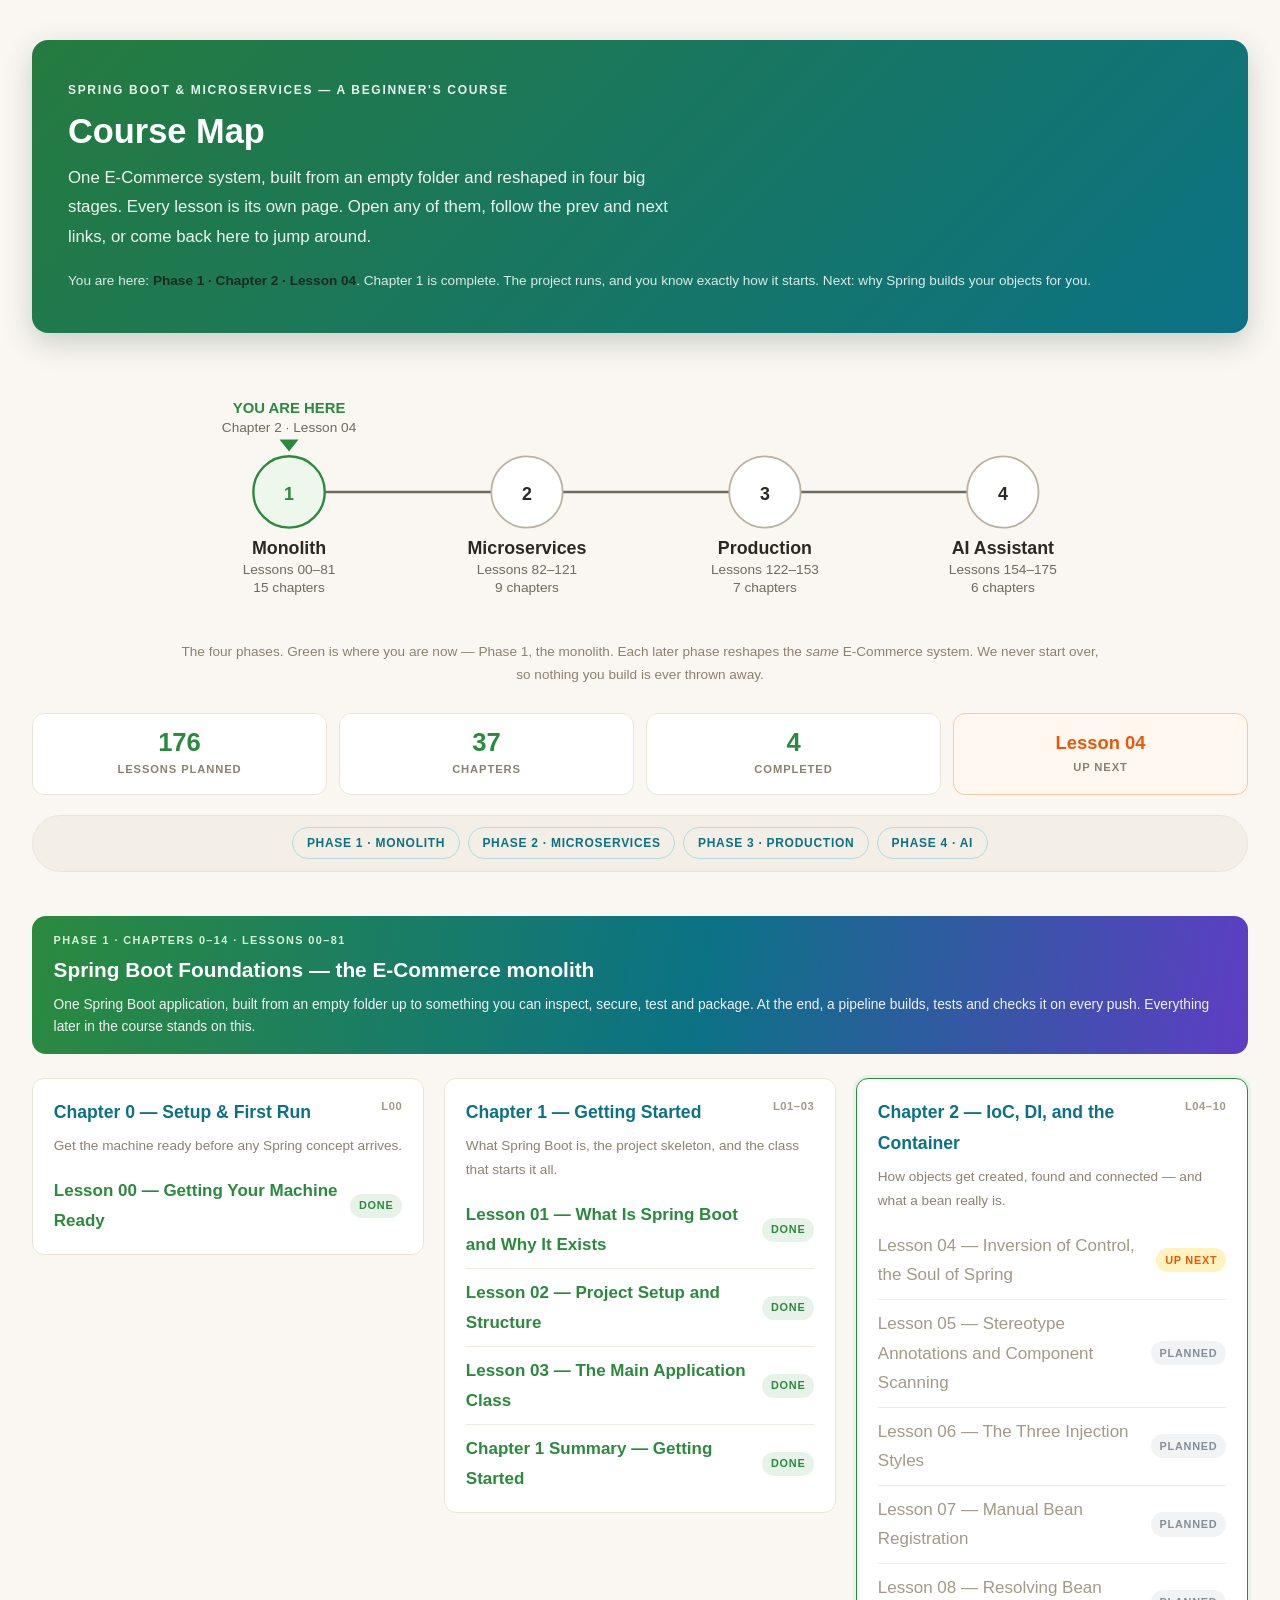
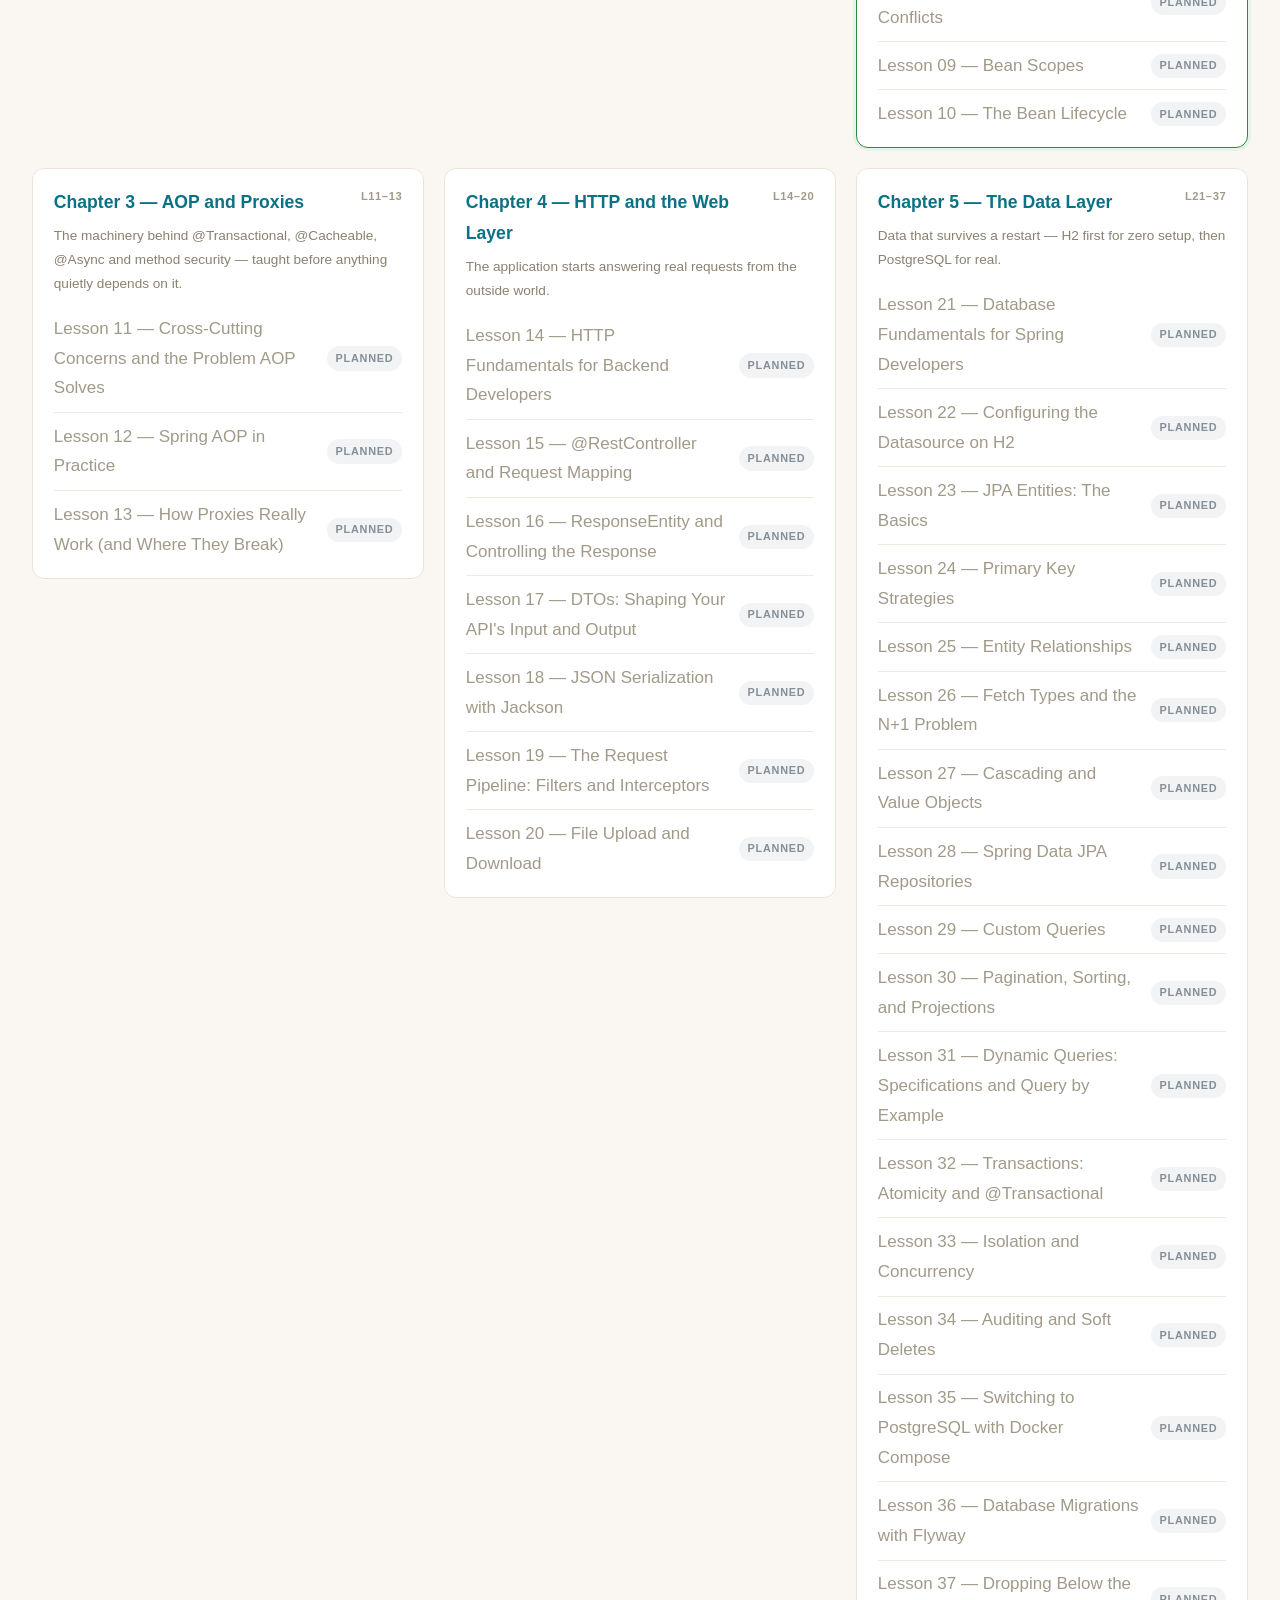
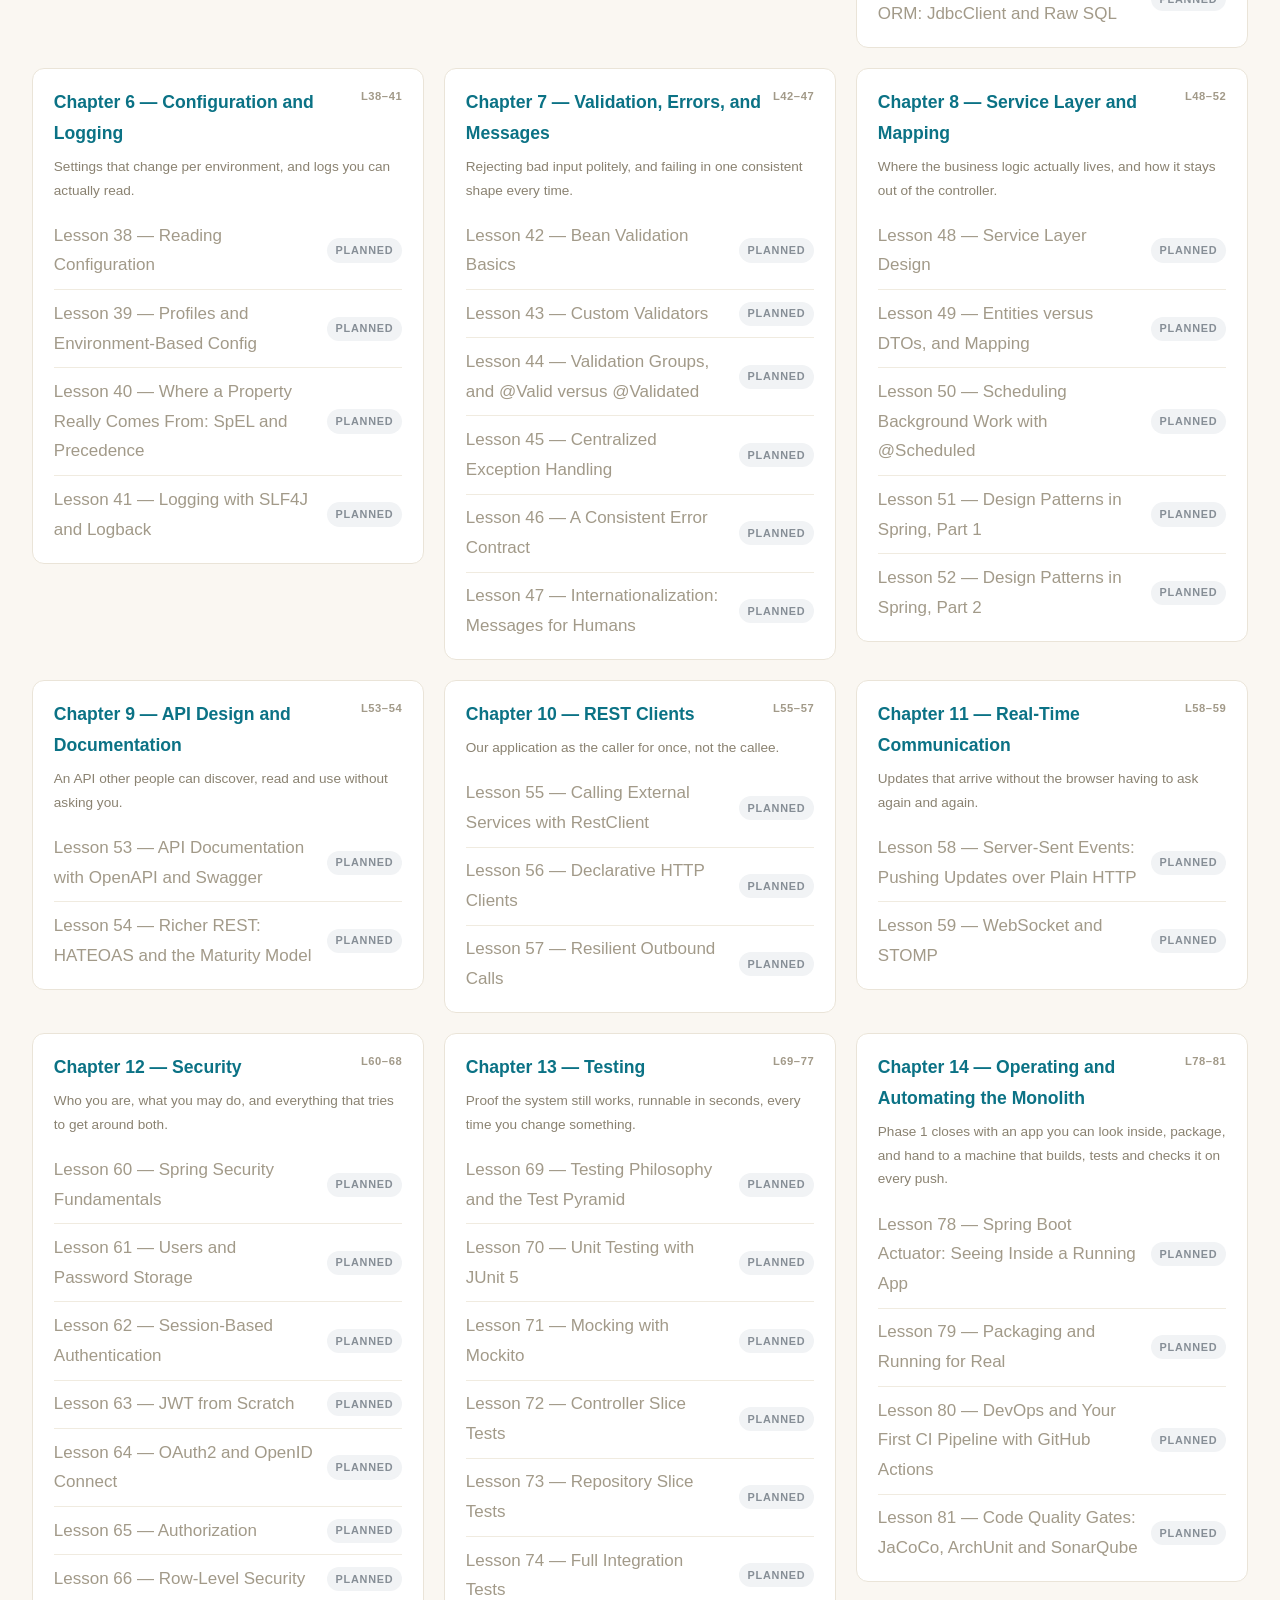
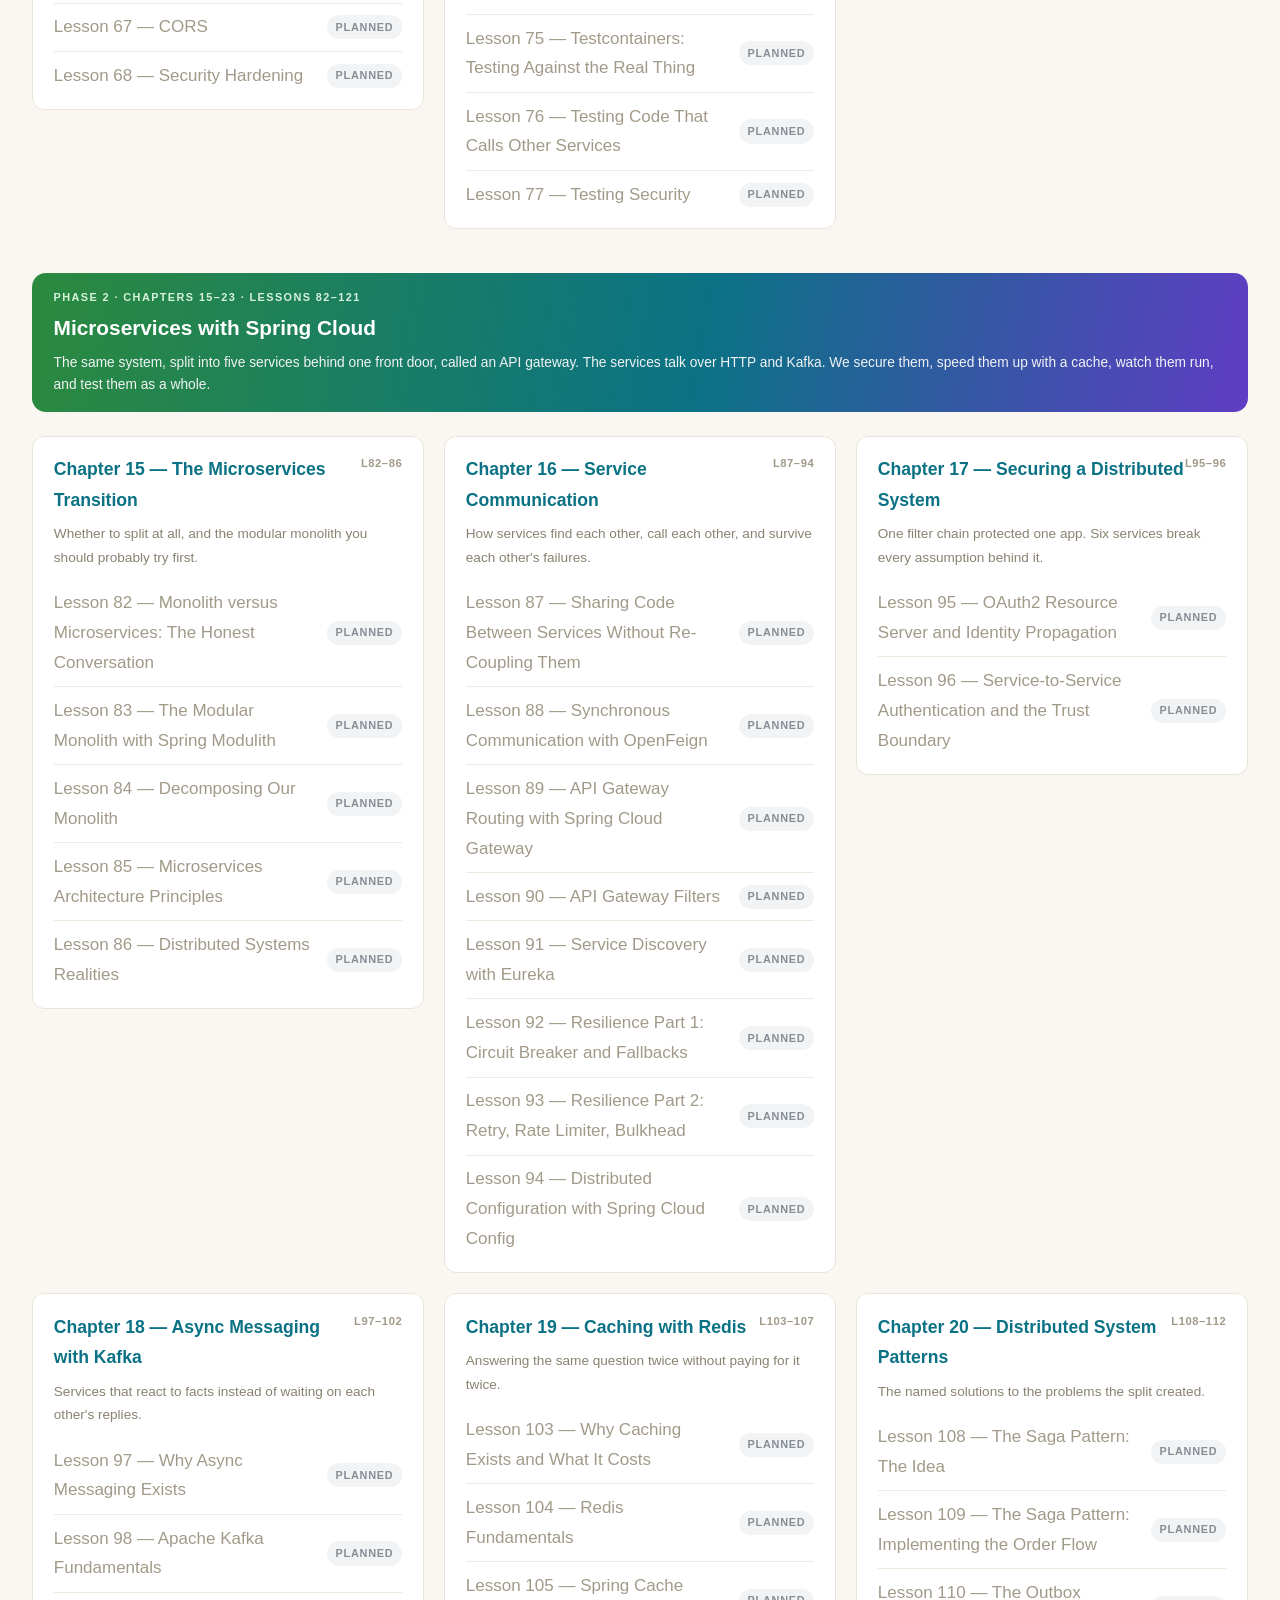
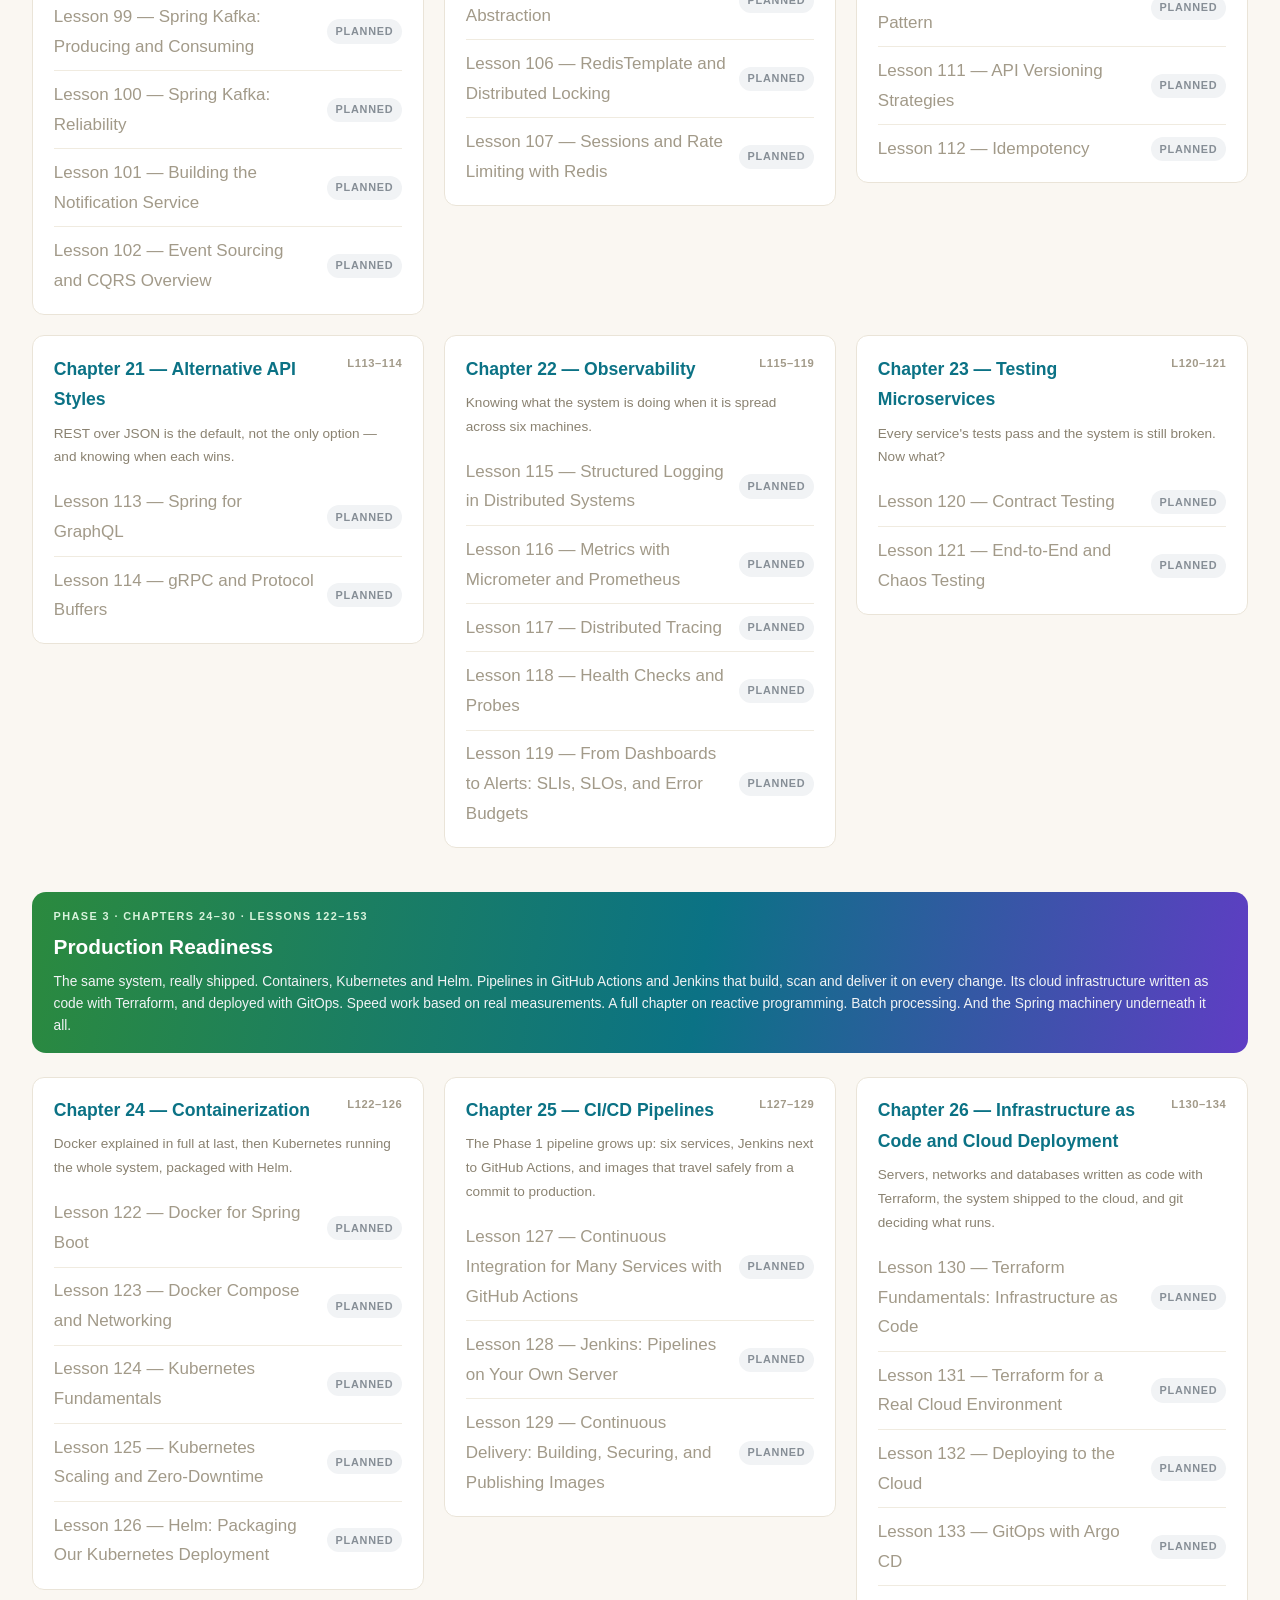
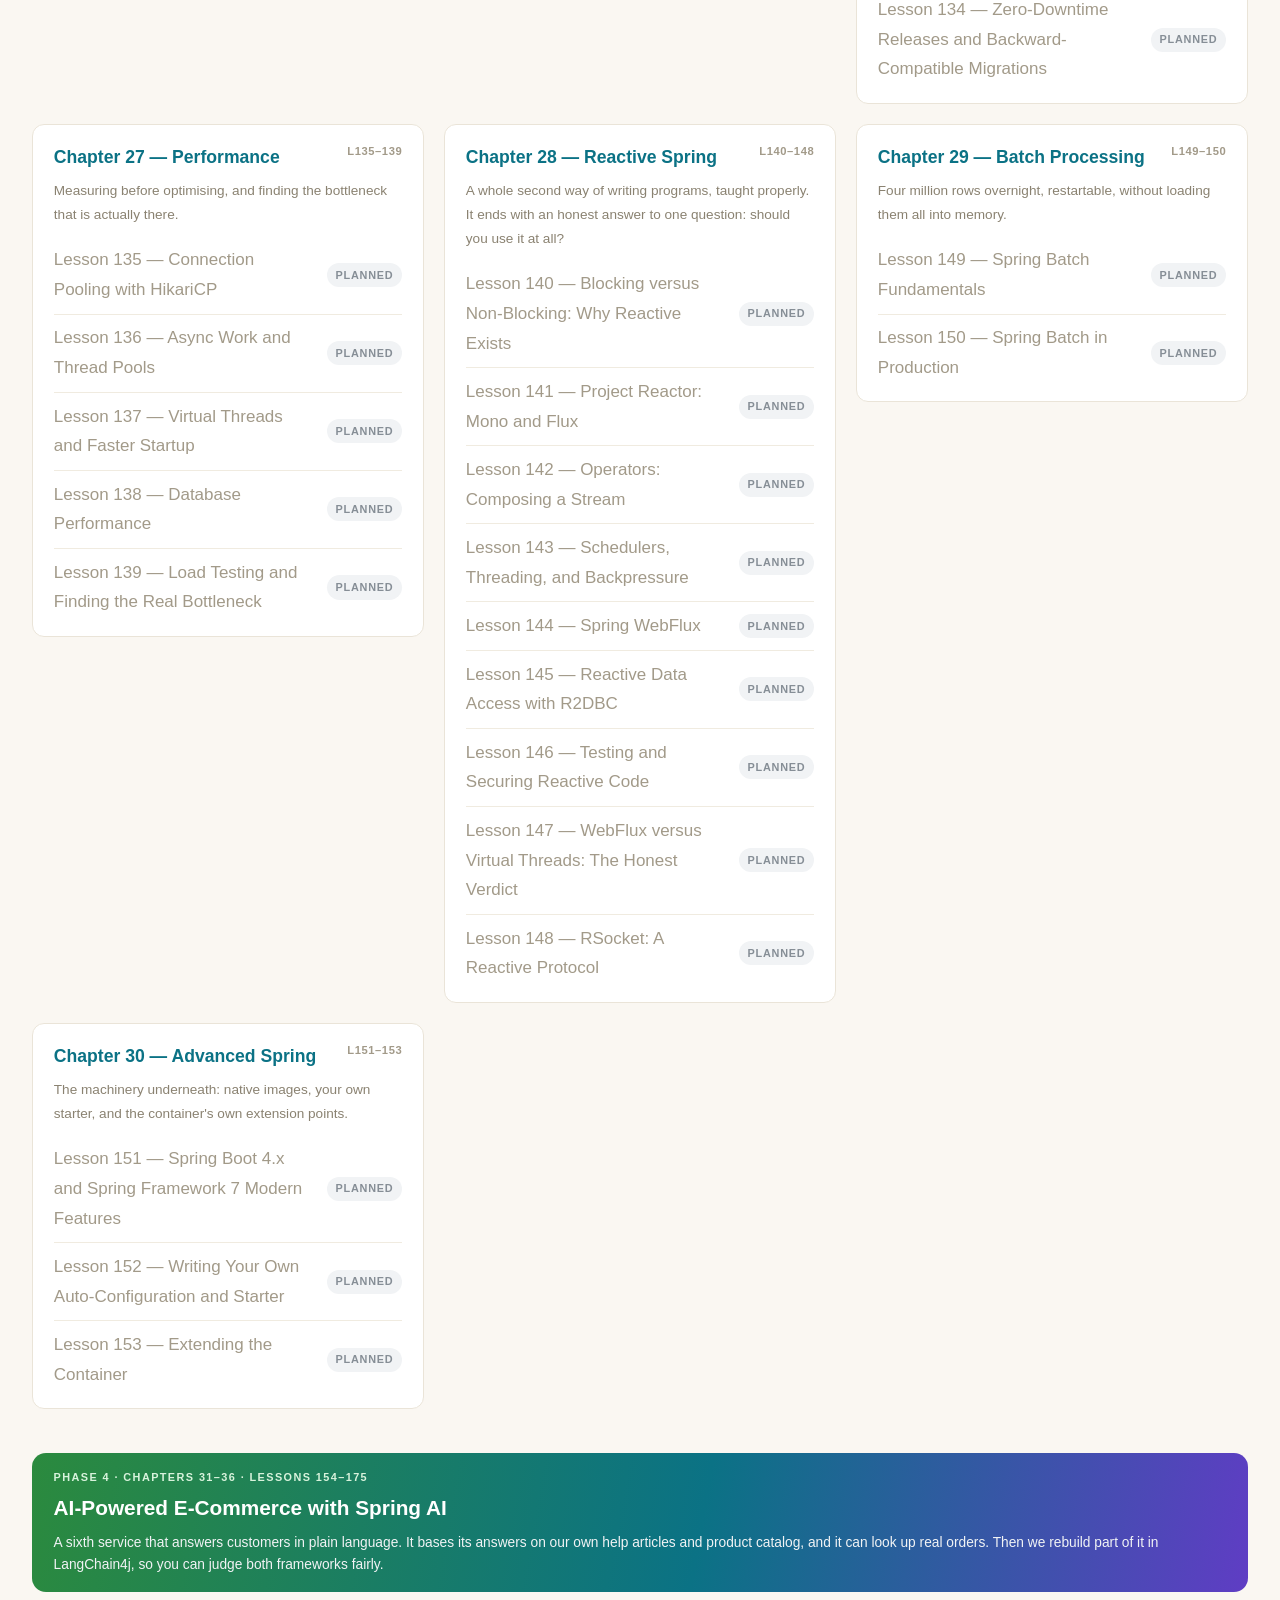
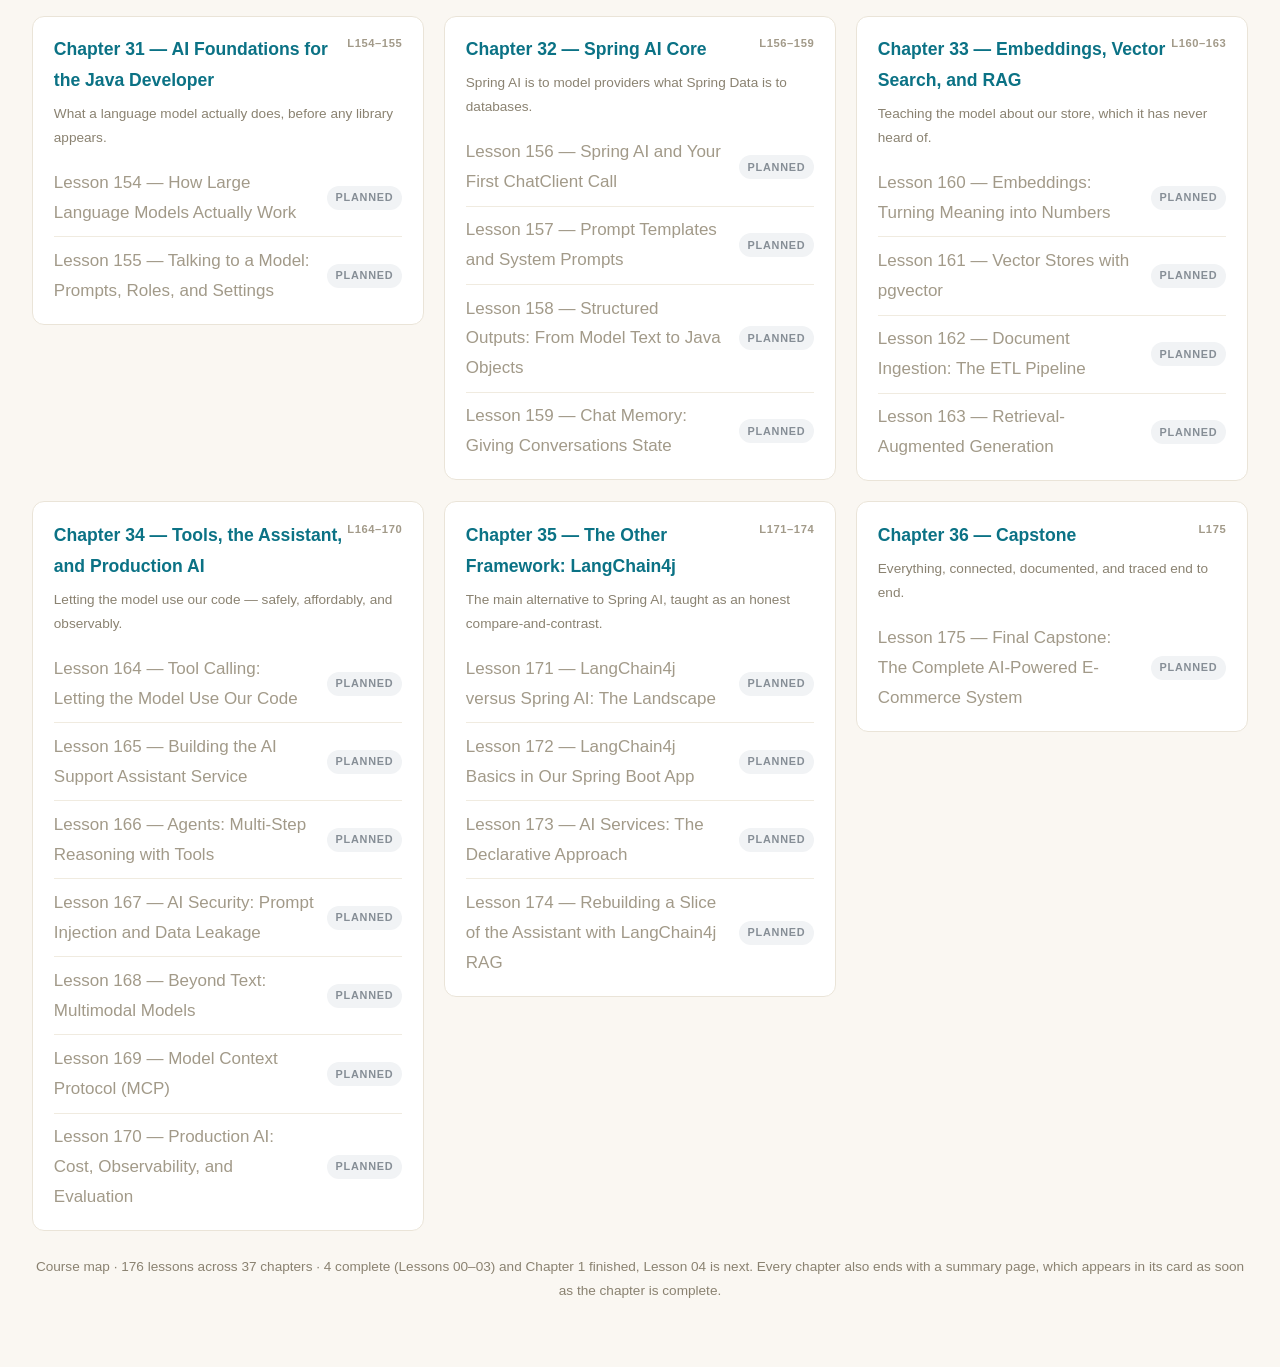
<file: lessons/index.html>
<!DOCTYPE html>
<html lang="en">
<head>
  <meta charset="utf-8">
  <meta name="viewport" content="width=device-width, initial-scale=1">
  <title>Course Map — Spring Boot &amp; Microservices</title>
  <link rel="stylesheet" href="assets/lesson.css">
</head>
<body>
<div class="hub">

  <header class="lesson">
    <p class="kicker">Spring Boot &amp; Microservices — a beginner's course</p>
    <h1>Course Map</h1>
    <p class="subtitle">One E-Commerce system, built from an empty folder and reshaped in four big stages. Every lesson is its own page. Open any of them, follow the prev and next links, or come back here to jump around.</p>
    <p class="meta">You are here: <strong>Phase 1 · Chapter 2 · Lesson 04</strong>. Chapter 1 is complete. The project runs, and you know exactly how it starts. Next: why Spring builds your objects for you.</p>
  </header>

  <figure class="fig fig-narrow">
    <svg viewBox="0 0 780 215" role="img" aria-label="The course roadmap: four phases along a single track. Phase 1, the monolith foundations, covers chapters 0 to 14 and lessons 00 to 81 and is where you are now, at Chapter 2, Lesson 04. Phase 2 breaks the system into microservices across chapters 15 to 23. Phase 3 hardens it for production, including CI/CD pipelines, infrastructure as code and cloud deployment, across chapters 24 to 30. Phase 4 adds an AI support assistant across chapters 31 to 36.">
      <path class="fig-arrow" d="M95,100 H695"/>

      <text x="95" y="34" text-anchor="middle" class="fig-caption-accent">YOU ARE HERE</text>
      <text x="95" y="50" text-anchor="middle" class="fig-small">Chapter 2 · Lesson 04</text>
      <polygon class="fig-arrowhead-green" points="87,56 103,56 95,66"/>

      <circle cx="95" cy="100" r="30" class="fig-box-green"/>
      <text x="95" y="107" text-anchor="middle" class="fig-h-green">1</text>
      <text x="95" y="152" text-anchor="middle" class="fig-h">Monolith</text>
      <text x="95" y="169" text-anchor="middle" class="fig-small">Lessons 00–81</text>
      <text x="95" y="184" text-anchor="middle" class="fig-small">15 chapters</text>

      <circle cx="295" cy="100" r="30" class="fig-box"/>
      <text x="295" y="107" text-anchor="middle" class="fig-h">2</text>
      <text x="295" y="152" text-anchor="middle" class="fig-h">Microservices</text>
      <text x="295" y="169" text-anchor="middle" class="fig-small">Lessons 82–121</text>
      <text x="295" y="184" text-anchor="middle" class="fig-small">9 chapters</text>

      <circle cx="495" cy="100" r="30" class="fig-box"/>
      <text x="495" y="107" text-anchor="middle" class="fig-h">3</text>
      <text x="495" y="152" text-anchor="middle" class="fig-h">Production</text>
      <text x="495" y="169" text-anchor="middle" class="fig-small">Lessons 122–153</text>
      <text x="495" y="184" text-anchor="middle" class="fig-small">7 chapters</text>

      <circle cx="695" cy="100" r="30" class="fig-box"/>
      <text x="695" y="107" text-anchor="middle" class="fig-h">4</text>
      <text x="695" y="152" text-anchor="middle" class="fig-h">AI Assistant</text>
      <text x="695" y="169" text-anchor="middle" class="fig-small">Lessons 154–175</text>
      <text x="695" y="184" text-anchor="middle" class="fig-small">6 chapters</text>
    </svg>
    <figcaption>The four phases. Green is where you are now — Phase 1, the monolith. Each later phase reshapes the <em>same</em> E-Commerce system. We never start over, so nothing you build is ever thrown away.</figcaption>
  </figure>

  <div class="hub-stats">
    <div class="hub-stat"><span class="hub-stat-num">176</span><span class="hub-stat-label">lessons planned</span></div>
    <div class="hub-stat"><span class="hub-stat-num">37</span><span class="hub-stat-label">chapters</span></div>
    <div class="hub-stat"><span class="hub-stat-num">4</span><span class="hub-stat-label">completed</span></div>
    <div class="hub-stat accent"><span class="hub-stat-num">Lesson 04</span><span class="hub-stat-label">up next</span></div>
  </div>

  <nav class="hub-jump" aria-label="Jump to a phase">
    <a href="#phase-1">Phase 1 · Monolith</a>
    <a href="#phase-2">Phase 2 · Microservices</a>
    <a href="#phase-3">Phase 3 · Production</a>
    <a href="#phase-4">Phase 4 · AI</a>
  </nav>

  <!-- ===================== PHASE 1 ===================== -->
  <div class="hub-phase" id="phase-1">
    <p class="hub-phase-kicker">Phase 1 · Chapters 0–14 · Lessons 00–81</p>
    <h2>Spring Boot Foundations — the E-Commerce monolith</h2>
    <p>One Spring Boot application, built from an empty folder up to something you can inspect, secure, test and package. At the end, a pipeline builds, tests and checks it on every push. Everything later in the course stands on this.</p>
  </div>

  <div class="hubgrid">

    <div class="hub-chapter">
      <h3><span class="hub-range">L00</span>Chapter 0 — Setup &amp; First Run</h3>
      <p class="hub-sub">Get the machine ready before any Spring concept arrives.</p>
      <ul class="hub-lessons">
        <li class="hub-lesson"><a class="hub-name" href="phase-1-spring-boot-foundations/chapter-00-setup/lesson-00-getting-your-machine-ready.html">Lesson 00 — Getting Your Machine Ready</a><span class="badge done">done</span></li>
      </ul>
    </div>

    <div class="hub-chapter">
      <h3><span class="hub-range">L01–03</span>Chapter 1 — Getting Started</h3>
      <p class="hub-sub">What Spring Boot is, the project skeleton, and the class that starts it all.</p>
      <ul class="hub-lessons">
        <li class="hub-lesson"><a class="hub-name" href="phase-1-spring-boot-foundations/chapter-01-getting-started/lesson-01-what-is-spring-boot-and-why-it-exists.html">Lesson 01 — What Is Spring Boot and Why It Exists</a><span class="badge done">done</span></li>
        <li class="hub-lesson"><a class="hub-name" href="phase-1-spring-boot-foundations/chapter-01-getting-started/lesson-02-project-setup-and-structure.html">Lesson 02 — Project Setup and Structure</a><span class="badge done">done</span></li>
        <li class="hub-lesson"><a class="hub-name" href="phase-1-spring-boot-foundations/chapter-01-getting-started/lesson-03-the-main-application-class.html">Lesson 03 — The Main Application Class</a><span class="badge done">done</span></li>
        <li class="hub-lesson"><a class="hub-name" href="phase-1-spring-boot-foundations/chapter-01-getting-started/chapter-01-summary.html">Chapter 1 Summary — Getting Started</a><span class="badge done">done</span></li>
      </ul>
    </div>

    <div class="hub-chapter current">
      <h3><span class="hub-range">L04–10</span>Chapter 2 — IoC, DI, and the Container</h3>
      <p class="hub-sub">How objects get created, found and connected — and what a bean really is.</p>
      <ul class="hub-lessons">
        <li class="hub-lesson locked"><span class="hub-name">Lesson 04 — Inversion of Control, the Soul of Spring</span><span class="badge next">up next</span></li>
        <li class="hub-lesson locked"><span class="hub-name">Lesson 05 — Stereotype Annotations and Component Scanning</span><span class="badge todo">planned</span></li>
        <li class="hub-lesson locked"><span class="hub-name">Lesson 06 — The Three Injection Styles</span><span class="badge todo">planned</span></li>
        <li class="hub-lesson locked"><span class="hub-name">Lesson 07 — Manual Bean Registration</span><span class="badge todo">planned</span></li>
        <li class="hub-lesson locked"><span class="hub-name">Lesson 08 — Resolving Bean Conflicts</span><span class="badge todo">planned</span></li>
        <li class="hub-lesson locked"><span class="hub-name">Lesson 09 — Bean Scopes</span><span class="badge todo">planned</span></li>
        <li class="hub-lesson locked"><span class="hub-name">Lesson 10 — The Bean Lifecycle</span><span class="badge todo">planned</span></li>
      </ul>
    </div>

    <div class="hub-chapter">
      <h3><span class="hub-range">L11–13</span>Chapter 3 — AOP and Proxies</h3>
      <p class="hub-sub">The machinery behind @Transactional, @Cacheable, @Async and method security — taught before anything quietly depends on it.</p>
      <ul class="hub-lessons">
        <li class="hub-lesson locked"><span class="hub-name">Lesson 11 — Cross-Cutting Concerns and the Problem AOP Solves</span><span class="badge todo">planned</span></li>
        <li class="hub-lesson locked"><span class="hub-name">Lesson 12 — Spring AOP in Practice</span><span class="badge todo">planned</span></li>
        <li class="hub-lesson locked"><span class="hub-name">Lesson 13 — How Proxies Really Work (and Where They Break)</span><span class="badge todo">planned</span></li>
      </ul>
    </div>

    <div class="hub-chapter">
      <h3><span class="hub-range">L14–20</span>Chapter 4 — HTTP and the Web Layer</h3>
      <p class="hub-sub">The application starts answering real requests from the outside world.</p>
      <ul class="hub-lessons">
        <li class="hub-lesson locked"><span class="hub-name">Lesson 14 — HTTP Fundamentals for Backend Developers</span><span class="badge todo">planned</span></li>
        <li class="hub-lesson locked"><span class="hub-name">Lesson 15 — @RestController and Request Mapping</span><span class="badge todo">planned</span></li>
        <li class="hub-lesson locked"><span class="hub-name">Lesson 16 — ResponseEntity and Controlling the Response</span><span class="badge todo">planned</span></li>
        <li class="hub-lesson locked"><span class="hub-name">Lesson 17 — DTOs: Shaping Your API's Input and Output</span><span class="badge todo">planned</span></li>
        <li class="hub-lesson locked"><span class="hub-name">Lesson 18 — JSON Serialization with Jackson</span><span class="badge todo">planned</span></li>
        <li class="hub-lesson locked"><span class="hub-name">Lesson 19 — The Request Pipeline: Filters and Interceptors</span><span class="badge todo">planned</span></li>
        <li class="hub-lesson locked"><span class="hub-name">Lesson 20 — File Upload and Download</span><span class="badge todo">planned</span></li>
      </ul>
    </div>

    <div class="hub-chapter">
      <h3><span class="hub-range">L21–37</span>Chapter 5 — The Data Layer</h3>
      <p class="hub-sub">Data that survives a restart — H2 first for zero setup, then PostgreSQL for real.</p>
      <ul class="hub-lessons">
        <li class="hub-lesson locked"><span class="hub-name">Lesson 21 — Database Fundamentals for Spring Developers</span><span class="badge todo">planned</span></li>
        <li class="hub-lesson locked"><span class="hub-name">Lesson 22 — Configuring the Datasource on H2</span><span class="badge todo">planned</span></li>
        <li class="hub-lesson locked"><span class="hub-name">Lesson 23 — JPA Entities: The Basics</span><span class="badge todo">planned</span></li>
        <li class="hub-lesson locked"><span class="hub-name">Lesson 24 — Primary Key Strategies</span><span class="badge todo">planned</span></li>
        <li class="hub-lesson locked"><span class="hub-name">Lesson 25 — Entity Relationships</span><span class="badge todo">planned</span></li>
        <li class="hub-lesson locked"><span class="hub-name">Lesson 26 — Fetch Types and the N+1 Problem</span><span class="badge todo">planned</span></li>
        <li class="hub-lesson locked"><span class="hub-name">Lesson 27 — Cascading and Value Objects</span><span class="badge todo">planned</span></li>
        <li class="hub-lesson locked"><span class="hub-name">Lesson 28 — Spring Data JPA Repositories</span><span class="badge todo">planned</span></li>
        <li class="hub-lesson locked"><span class="hub-name">Lesson 29 — Custom Queries</span><span class="badge todo">planned</span></li>
        <li class="hub-lesson locked"><span class="hub-name">Lesson 30 — Pagination, Sorting, and Projections</span><span class="badge todo">planned</span></li>
        <li class="hub-lesson locked"><span class="hub-name">Lesson 31 — Dynamic Queries: Specifications and Query by Example</span><span class="badge todo">planned</span></li>
        <li class="hub-lesson locked"><span class="hub-name">Lesson 32 — Transactions: Atomicity and @Transactional</span><span class="badge todo">planned</span></li>
        <li class="hub-lesson locked"><span class="hub-name">Lesson 33 — Isolation and Concurrency</span><span class="badge todo">planned</span></li>
        <li class="hub-lesson locked"><span class="hub-name">Lesson 34 — Auditing and Soft Deletes</span><span class="badge todo">planned</span></li>
        <li class="hub-lesson locked"><span class="hub-name">Lesson 35 — Switching to PostgreSQL with Docker Compose</span><span class="badge todo">planned</span></li>
        <li class="hub-lesson locked"><span class="hub-name">Lesson 36 — Database Migrations with Flyway</span><span class="badge todo">planned</span></li>
        <li class="hub-lesson locked"><span class="hub-name">Lesson 37 — Dropping Below the ORM: JdbcClient and Raw SQL</span><span class="badge todo">planned</span></li>
      </ul>
    </div>

    <div class="hub-chapter">
      <h3><span class="hub-range">L38–41</span>Chapter 6 — Configuration and Logging</h3>
      <p class="hub-sub">Settings that change per environment, and logs you can actually read.</p>
      <ul class="hub-lessons">
        <li class="hub-lesson locked"><span class="hub-name">Lesson 38 — Reading Configuration</span><span class="badge todo">planned</span></li>
        <li class="hub-lesson locked"><span class="hub-name">Lesson 39 — Profiles and Environment-Based Config</span><span class="badge todo">planned</span></li>
        <li class="hub-lesson locked"><span class="hub-name">Lesson 40 — Where a Property Really Comes From: SpEL and Precedence</span><span class="badge todo">planned</span></li>
        <li class="hub-lesson locked"><span class="hub-name">Lesson 41 — Logging with SLF4J and Logback</span><span class="badge todo">planned</span></li>
      </ul>
    </div>

    <div class="hub-chapter">
      <h3><span class="hub-range">L42–47</span>Chapter 7 — Validation, Errors, and Messages</h3>
      <p class="hub-sub">Rejecting bad input politely, and failing in one consistent shape every time.</p>
      <ul class="hub-lessons">
        <li class="hub-lesson locked"><span class="hub-name">Lesson 42 — Bean Validation Basics</span><span class="badge todo">planned</span></li>
        <li class="hub-lesson locked"><span class="hub-name">Lesson 43 — Custom Validators</span><span class="badge todo">planned</span></li>
        <li class="hub-lesson locked"><span class="hub-name">Lesson 44 — Validation Groups, and @Valid versus @Validated</span><span class="badge todo">planned</span></li>
        <li class="hub-lesson locked"><span class="hub-name">Lesson 45 — Centralized Exception Handling</span><span class="badge todo">planned</span></li>
        <li class="hub-lesson locked"><span class="hub-name">Lesson 46 — A Consistent Error Contract</span><span class="badge todo">planned</span></li>
        <li class="hub-lesson locked"><span class="hub-name">Lesson 47 — Internationalization: Messages for Humans</span><span class="badge todo">planned</span></li>
      </ul>
    </div>

    <div class="hub-chapter">
      <h3><span class="hub-range">L48–52</span>Chapter 8 — Service Layer and Mapping</h3>
      <p class="hub-sub">Where the business logic actually lives, and how it stays out of the controller.</p>
      <ul class="hub-lessons">
        <li class="hub-lesson locked"><span class="hub-name">Lesson 48 — Service Layer Design</span><span class="badge todo">planned</span></li>
        <li class="hub-lesson locked"><span class="hub-name">Lesson 49 — Entities versus DTOs, and Mapping</span><span class="badge todo">planned</span></li>
        <li class="hub-lesson locked"><span class="hub-name">Lesson 50 — Scheduling Background Work with @Scheduled</span><span class="badge todo">planned</span></li>
        <li class="hub-lesson locked"><span class="hub-name">Lesson 51 — Design Patterns in Spring, Part 1</span><span class="badge todo">planned</span></li>
        <li class="hub-lesson locked"><span class="hub-name">Lesson 52 — Design Patterns in Spring, Part 2</span><span class="badge todo">planned</span></li>
      </ul>
    </div>

    <div class="hub-chapter">
      <h3><span class="hub-range">L53–54</span>Chapter 9 — API Design and Documentation</h3>
      <p class="hub-sub">An API other people can discover, read and use without asking you.</p>
      <ul class="hub-lessons">
        <li class="hub-lesson locked"><span class="hub-name">Lesson 53 — API Documentation with OpenAPI and Swagger</span><span class="badge todo">planned</span></li>
        <li class="hub-lesson locked"><span class="hub-name">Lesson 54 — Richer REST: HATEOAS and the Maturity Model</span><span class="badge todo">planned</span></li>
      </ul>
    </div>

    <div class="hub-chapter">
      <h3><span class="hub-range">L55–57</span>Chapter 10 — REST Clients</h3>
      <p class="hub-sub">Our application as the caller for once, not the callee.</p>
      <ul class="hub-lessons">
        <li class="hub-lesson locked"><span class="hub-name">Lesson 55 — Calling External Services with RestClient</span><span class="badge todo">planned</span></li>
        <li class="hub-lesson locked"><span class="hub-name">Lesson 56 — Declarative HTTP Clients</span><span class="badge todo">planned</span></li>
        <li class="hub-lesson locked"><span class="hub-name">Lesson 57 — Resilient Outbound Calls</span><span class="badge todo">planned</span></li>
      </ul>
    </div>

    <div class="hub-chapter">
      <h3><span class="hub-range">L58–59</span>Chapter 11 — Real-Time Communication</h3>
      <p class="hub-sub">Updates that arrive without the browser having to ask again and again.</p>
      <ul class="hub-lessons">
        <li class="hub-lesson locked"><span class="hub-name">Lesson 58 — Server-Sent Events: Pushing Updates over Plain HTTP</span><span class="badge todo">planned</span></li>
        <li class="hub-lesson locked"><span class="hub-name">Lesson 59 — WebSocket and STOMP</span><span class="badge todo">planned</span></li>
      </ul>
    </div>

    <div class="hub-chapter">
      <h3><span class="hub-range">L60–68</span>Chapter 12 — Security</h3>
      <p class="hub-sub">Who you are, what you may do, and everything that tries to get around both.</p>
      <ul class="hub-lessons">
        <li class="hub-lesson locked"><span class="hub-name">Lesson 60 — Spring Security Fundamentals</span><span class="badge todo">planned</span></li>
        <li class="hub-lesson locked"><span class="hub-name">Lesson 61 — Users and Password Storage</span><span class="badge todo">planned</span></li>
        <li class="hub-lesson locked"><span class="hub-name">Lesson 62 — Session-Based Authentication</span><span class="badge todo">planned</span></li>
        <li class="hub-lesson locked"><span class="hub-name">Lesson 63 — JWT from Scratch</span><span class="badge todo">planned</span></li>
        <li class="hub-lesson locked"><span class="hub-name">Lesson 64 — OAuth2 and OpenID Connect</span><span class="badge todo">planned</span></li>
        <li class="hub-lesson locked"><span class="hub-name">Lesson 65 — Authorization</span><span class="badge todo">planned</span></li>
        <li class="hub-lesson locked"><span class="hub-name">Lesson 66 — Row-Level Security</span><span class="badge todo">planned</span></li>
        <li class="hub-lesson locked"><span class="hub-name">Lesson 67 — CORS</span><span class="badge todo">planned</span></li>
        <li class="hub-lesson locked"><span class="hub-name">Lesson 68 — Security Hardening</span><span class="badge todo">planned</span></li>
      </ul>
    </div>

    <div class="hub-chapter">
      <h3><span class="hub-range">L69–77</span>Chapter 13 — Testing</h3>
      <p class="hub-sub">Proof the system still works, runnable in seconds, every time you change something.</p>
      <ul class="hub-lessons">
        <li class="hub-lesson locked"><span class="hub-name">Lesson 69 — Testing Philosophy and the Test Pyramid</span><span class="badge todo">planned</span></li>
        <li class="hub-lesson locked"><span class="hub-name">Lesson 70 — Unit Testing with JUnit 5</span><span class="badge todo">planned</span></li>
        <li class="hub-lesson locked"><span class="hub-name">Lesson 71 — Mocking with Mockito</span><span class="badge todo">planned</span></li>
        <li class="hub-lesson locked"><span class="hub-name">Lesson 72 — Controller Slice Tests</span><span class="badge todo">planned</span></li>
        <li class="hub-lesson locked"><span class="hub-name">Lesson 73 — Repository Slice Tests</span><span class="badge todo">planned</span></li>
        <li class="hub-lesson locked"><span class="hub-name">Lesson 74 — Full Integration Tests</span><span class="badge todo">planned</span></li>
        <li class="hub-lesson locked"><span class="hub-name">Lesson 75 — Testcontainers: Testing Against the Real Thing</span><span class="badge todo">planned</span></li>
        <li class="hub-lesson locked"><span class="hub-name">Lesson 76 — Testing Code That Calls Other Services</span><span class="badge todo">planned</span></li>
        <li class="hub-lesson locked"><span class="hub-name">Lesson 77 — Testing Security</span><span class="badge todo">planned</span></li>
      </ul>
    </div>

    <div class="hub-chapter">
      <h3><span class="hub-range">L78–81</span>Chapter 14 — Operating and Automating the Monolith</h3>
      <p class="hub-sub">Phase 1 closes with an app you can look inside, package, and hand to a machine that builds, tests and checks it on every push.</p>
      <ul class="hub-lessons">
        <li class="hub-lesson locked"><span class="hub-name">Lesson 78 — Spring Boot Actuator: Seeing Inside a Running App</span><span class="badge todo">planned</span></li>
        <li class="hub-lesson locked"><span class="hub-name">Lesson 79 — Packaging and Running for Real</span><span class="badge todo">planned</span></li>
        <li class="hub-lesson locked"><span class="hub-name">Lesson 80 — DevOps and Your First CI Pipeline with GitHub Actions</span><span class="badge todo">planned</span></li>
        <li class="hub-lesson locked"><span class="hub-name">Lesson 81 — Code Quality Gates: JaCoCo, ArchUnit and SonarQube</span><span class="badge todo">planned</span></li>
      </ul>
    </div>

  </div>

  <!-- ===================== PHASE 2 ===================== -->
  <div class="hub-phase" id="phase-2">
    <p class="hub-phase-kicker">Phase 2 · Chapters 15–23 · Lessons 82–121</p>
    <h2>Microservices with Spring Cloud</h2>
    <p>The same system, split into five services behind one front door, called an API gateway. The services talk over HTTP and Kafka. We secure them, speed them up with a cache, watch them run, and test them as a whole.</p>
  </div>

  <div class="hubgrid">

    <div class="hub-chapter">
      <h3><span class="hub-range">L82–86</span>Chapter 15 — The Microservices Transition</h3>
      <p class="hub-sub">Whether to split at all, and the modular monolith you should probably try first.</p>
      <ul class="hub-lessons">
        <li class="hub-lesson locked"><span class="hub-name">Lesson 82 — Monolith versus Microservices: The Honest Conversation</span><span class="badge todo">planned</span></li>
        <li class="hub-lesson locked"><span class="hub-name">Lesson 83 — The Modular Monolith with Spring Modulith</span><span class="badge todo">planned</span></li>
        <li class="hub-lesson locked"><span class="hub-name">Lesson 84 — Decomposing Our Monolith</span><span class="badge todo">planned</span></li>
        <li class="hub-lesson locked"><span class="hub-name">Lesson 85 — Microservices Architecture Principles</span><span class="badge todo">planned</span></li>
        <li class="hub-lesson locked"><span class="hub-name">Lesson 86 — Distributed Systems Realities</span><span class="badge todo">planned</span></li>
      </ul>
    </div>

    <div class="hub-chapter">
      <h3><span class="hub-range">L87–94</span>Chapter 16 — Service Communication</h3>
      <p class="hub-sub">How services find each other, call each other, and survive each other's failures.</p>
      <ul class="hub-lessons">
        <li class="hub-lesson locked"><span class="hub-name">Lesson 87 — Sharing Code Between Services Without Re-Coupling Them</span><span class="badge todo">planned</span></li>
        <li class="hub-lesson locked"><span class="hub-name">Lesson 88 — Synchronous Communication with OpenFeign</span><span class="badge todo">planned</span></li>
        <li class="hub-lesson locked"><span class="hub-name">Lesson 89 — API Gateway Routing with Spring Cloud Gateway</span><span class="badge todo">planned</span></li>
        <li class="hub-lesson locked"><span class="hub-name">Lesson 90 — API Gateway Filters</span><span class="badge todo">planned</span></li>
        <li class="hub-lesson locked"><span class="hub-name">Lesson 91 — Service Discovery with Eureka</span><span class="badge todo">planned</span></li>
        <li class="hub-lesson locked"><span class="hub-name">Lesson 92 — Resilience Part 1: Circuit Breaker and Fallbacks</span><span class="badge todo">planned</span></li>
        <li class="hub-lesson locked"><span class="hub-name">Lesson 93 — Resilience Part 2: Retry, Rate Limiter, Bulkhead</span><span class="badge todo">planned</span></li>
        <li class="hub-lesson locked"><span class="hub-name">Lesson 94 — Distributed Configuration with Spring Cloud Config</span><span class="badge todo">planned</span></li>
      </ul>
    </div>

    <div class="hub-chapter">
      <h3><span class="hub-range">L95–96</span>Chapter 17 — Securing a Distributed System</h3>
      <p class="hub-sub">One filter chain protected one app. Six services break every assumption behind it.</p>
      <ul class="hub-lessons">
        <li class="hub-lesson locked"><span class="hub-name">Lesson 95 — OAuth2 Resource Server and Identity Propagation</span><span class="badge todo">planned</span></li>
        <li class="hub-lesson locked"><span class="hub-name">Lesson 96 — Service-to-Service Authentication and the Trust Boundary</span><span class="badge todo">planned</span></li>
      </ul>
    </div>

    <div class="hub-chapter">
      <h3><span class="hub-range">L97–102</span>Chapter 18 — Async Messaging with Kafka</h3>
      <p class="hub-sub">Services that react to facts instead of waiting on each other's replies.</p>
      <ul class="hub-lessons">
        <li class="hub-lesson locked"><span class="hub-name">Lesson 97 — Why Async Messaging Exists</span><span class="badge todo">planned</span></li>
        <li class="hub-lesson locked"><span class="hub-name">Lesson 98 — Apache Kafka Fundamentals</span><span class="badge todo">planned</span></li>
        <li class="hub-lesson locked"><span class="hub-name">Lesson 99 — Spring Kafka: Producing and Consuming</span><span class="badge todo">planned</span></li>
        <li class="hub-lesson locked"><span class="hub-name">Lesson 100 — Spring Kafka: Reliability</span><span class="badge todo">planned</span></li>
        <li class="hub-lesson locked"><span class="hub-name">Lesson 101 — Building the Notification Service</span><span class="badge todo">planned</span></li>
        <li class="hub-lesson locked"><span class="hub-name">Lesson 102 — Event Sourcing and CQRS Overview</span><span class="badge todo">planned</span></li>
      </ul>
    </div>

    <div class="hub-chapter">
      <h3><span class="hub-range">L103–107</span>Chapter 19 — Caching with Redis</h3>
      <p class="hub-sub">Answering the same question twice without paying for it twice.</p>
      <ul class="hub-lessons">
        <li class="hub-lesson locked"><span class="hub-name">Lesson 103 — Why Caching Exists and What It Costs</span><span class="badge todo">planned</span></li>
        <li class="hub-lesson locked"><span class="hub-name">Lesson 104 — Redis Fundamentals</span><span class="badge todo">planned</span></li>
        <li class="hub-lesson locked"><span class="hub-name">Lesson 105 — Spring Cache Abstraction</span><span class="badge todo">planned</span></li>
        <li class="hub-lesson locked"><span class="hub-name">Lesson 106 — RedisTemplate and Distributed Locking</span><span class="badge todo">planned</span></li>
        <li class="hub-lesson locked"><span class="hub-name">Lesson 107 — Sessions and Rate Limiting with Redis</span><span class="badge todo">planned</span></li>
      </ul>
    </div>

    <div class="hub-chapter">
      <h3><span class="hub-range">L108–112</span>Chapter 20 — Distributed System Patterns</h3>
      <p class="hub-sub">The named solutions to the problems the split created.</p>
      <ul class="hub-lessons">
        <li class="hub-lesson locked"><span class="hub-name">Lesson 108 — The Saga Pattern: The Idea</span><span class="badge todo">planned</span></li>
        <li class="hub-lesson locked"><span class="hub-name">Lesson 109 — The Saga Pattern: Implementing the Order Flow</span><span class="badge todo">planned</span></li>
        <li class="hub-lesson locked"><span class="hub-name">Lesson 110 — The Outbox Pattern</span><span class="badge todo">planned</span></li>
        <li class="hub-lesson locked"><span class="hub-name">Lesson 111 — API Versioning Strategies</span><span class="badge todo">planned</span></li>
        <li class="hub-lesson locked"><span class="hub-name">Lesson 112 — Idempotency</span><span class="badge todo">planned</span></li>
      </ul>
    </div>

    <div class="hub-chapter">
      <h3><span class="hub-range">L113–114</span>Chapter 21 — Alternative API Styles</h3>
      <p class="hub-sub">REST over JSON is the default, not the only option — and knowing when each wins.</p>
      <ul class="hub-lessons">
        <li class="hub-lesson locked"><span class="hub-name">Lesson 113 — Spring for GraphQL</span><span class="badge todo">planned</span></li>
        <li class="hub-lesson locked"><span class="hub-name">Lesson 114 — gRPC and Protocol Buffers</span><span class="badge todo">planned</span></li>
      </ul>
    </div>

    <div class="hub-chapter">
      <h3><span class="hub-range">L115–119</span>Chapter 22 — Observability</h3>
      <p class="hub-sub">Knowing what the system is doing when it is spread across six machines.</p>
      <ul class="hub-lessons">
        <li class="hub-lesson locked"><span class="hub-name">Lesson 115 — Structured Logging in Distributed Systems</span><span class="badge todo">planned</span></li>
        <li class="hub-lesson locked"><span class="hub-name">Lesson 116 — Metrics with Micrometer and Prometheus</span><span class="badge todo">planned</span></li>
        <li class="hub-lesson locked"><span class="hub-name">Lesson 117 — Distributed Tracing</span><span class="badge todo">planned</span></li>
        <li class="hub-lesson locked"><span class="hub-name">Lesson 118 — Health Checks and Probes</span><span class="badge todo">planned</span></li>
        <li class="hub-lesson locked"><span class="hub-name">Lesson 119 — From Dashboards to Alerts: SLIs, SLOs, and Error Budgets</span><span class="badge todo">planned</span></li>
      </ul>
    </div>

    <div class="hub-chapter">
      <h3><span class="hub-range">L120–121</span>Chapter 23 — Testing Microservices</h3>
      <p class="hub-sub">Every service's tests pass and the system is still broken. Now what?</p>
      <ul class="hub-lessons">
        <li class="hub-lesson locked"><span class="hub-name">Lesson 120 — Contract Testing</span><span class="badge todo">planned</span></li>
        <li class="hub-lesson locked"><span class="hub-name">Lesson 121 — End-to-End and Chaos Testing</span><span class="badge todo">planned</span></li>
      </ul>
    </div>

  </div>

  <!-- ===================== PHASE 3 ===================== -->
  <div class="hub-phase" id="phase-3">
    <p class="hub-phase-kicker">Phase 3 · Chapters 24–30 · Lessons 122–153</p>
    <h2>Production Readiness</h2>
    <p>The same system, really shipped. Containers, Kubernetes and Helm. Pipelines in GitHub Actions and Jenkins that build, scan and deliver it on every change. Its cloud infrastructure written as code with Terraform, and deployed with GitOps. Speed work based on real measurements. A full chapter on reactive programming. Batch processing. And the Spring machinery underneath it all.</p>
  </div>

  <div class="hubgrid">

    <div class="hub-chapter">
      <h3><span class="hub-range">L122–126</span>Chapter 24 — Containerization</h3>
      <p class="hub-sub">Docker explained in full at last, then Kubernetes running the whole system, packaged with Helm.</p>
      <ul class="hub-lessons">
        <li class="hub-lesson locked"><span class="hub-name">Lesson 122 — Docker for Spring Boot</span><span class="badge todo">planned</span></li>
        <li class="hub-lesson locked"><span class="hub-name">Lesson 123 — Docker Compose and Networking</span><span class="badge todo">planned</span></li>
        <li class="hub-lesson locked"><span class="hub-name">Lesson 124 — Kubernetes Fundamentals</span><span class="badge todo">planned</span></li>
        <li class="hub-lesson locked"><span class="hub-name">Lesson 125 — Kubernetes Scaling and Zero-Downtime</span><span class="badge todo">planned</span></li>
        <li class="hub-lesson locked"><span class="hub-name">Lesson 126 — Helm: Packaging Our Kubernetes Deployment</span><span class="badge todo">planned</span></li>
      </ul>
    </div>

    <div class="hub-chapter">
      <h3><span class="hub-range">L127–129</span>Chapter 25 — CI/CD Pipelines</h3>
      <p class="hub-sub">The Phase 1 pipeline grows up: six services, Jenkins next to GitHub Actions, and images that travel safely from a commit to production.</p>
      <ul class="hub-lessons">
        <li class="hub-lesson locked"><span class="hub-name">Lesson 127 — Continuous Integration for Many Services with GitHub Actions</span><span class="badge todo">planned</span></li>
        <li class="hub-lesson locked"><span class="hub-name">Lesson 128 — Jenkins: Pipelines on Your Own Server</span><span class="badge todo">planned</span></li>
        <li class="hub-lesson locked"><span class="hub-name">Lesson 129 — Continuous Delivery: Building, Securing, and Publishing Images</span><span class="badge todo">planned</span></li>
      </ul>
    </div>

    <div class="hub-chapter">
      <h3><span class="hub-range">L130–134</span>Chapter 26 — Infrastructure as Code and Cloud Deployment</h3>
      <p class="hub-sub">Servers, networks and databases written as code with Terraform, the system shipped to the cloud, and git deciding what runs.</p>
      <ul class="hub-lessons">
        <li class="hub-lesson locked"><span class="hub-name">Lesson 130 — Terraform Fundamentals: Infrastructure as Code</span><span class="badge todo">planned</span></li>
        <li class="hub-lesson locked"><span class="hub-name">Lesson 131 — Terraform for a Real Cloud Environment</span><span class="badge todo">planned</span></li>
        <li class="hub-lesson locked"><span class="hub-name">Lesson 132 — Deploying to the Cloud</span><span class="badge todo">planned</span></li>
        <li class="hub-lesson locked"><span class="hub-name">Lesson 133 — GitOps with Argo CD</span><span class="badge todo">planned</span></li>
        <li class="hub-lesson locked"><span class="hub-name">Lesson 134 — Zero-Downtime Releases and Backward-Compatible Migrations</span><span class="badge todo">planned</span></li>
      </ul>
    </div>

    <div class="hub-chapter">
      <h3><span class="hub-range">L135–139</span>Chapter 27 — Performance</h3>
      <p class="hub-sub">Measuring before optimising, and finding the bottleneck that is actually there.</p>
      <ul class="hub-lessons">
        <li class="hub-lesson locked"><span class="hub-name">Lesson 135 — Connection Pooling with HikariCP</span><span class="badge todo">planned</span></li>
        <li class="hub-lesson locked"><span class="hub-name">Lesson 136 — Async Work and Thread Pools</span><span class="badge todo">planned</span></li>
        <li class="hub-lesson locked"><span class="hub-name">Lesson 137 — Virtual Threads and Faster Startup</span><span class="badge todo">planned</span></li>
        <li class="hub-lesson locked"><span class="hub-name">Lesson 138 — Database Performance</span><span class="badge todo">planned</span></li>
        <li class="hub-lesson locked"><span class="hub-name">Lesson 139 — Load Testing and Finding the Real Bottleneck</span><span class="badge todo">planned</span></li>
      </ul>
    </div>

    <div class="hub-chapter">
      <h3><span class="hub-range">L140–148</span>Chapter 28 — Reactive Spring</h3>
      <p class="hub-sub">A whole second way of writing programs, taught properly. It ends with an honest answer to one question: should you use it at all?</p>
      <ul class="hub-lessons">
        <li class="hub-lesson locked"><span class="hub-name">Lesson 140 — Blocking versus Non-Blocking: Why Reactive Exists</span><span class="badge todo">planned</span></li>
        <li class="hub-lesson locked"><span class="hub-name">Lesson 141 — Project Reactor: Mono and Flux</span><span class="badge todo">planned</span></li>
        <li class="hub-lesson locked"><span class="hub-name">Lesson 142 — Operators: Composing a Stream</span><span class="badge todo">planned</span></li>
        <li class="hub-lesson locked"><span class="hub-name">Lesson 143 — Schedulers, Threading, and Backpressure</span><span class="badge todo">planned</span></li>
        <li class="hub-lesson locked"><span class="hub-name">Lesson 144 — Spring WebFlux</span><span class="badge todo">planned</span></li>
        <li class="hub-lesson locked"><span class="hub-name">Lesson 145 — Reactive Data Access with R2DBC</span><span class="badge todo">planned</span></li>
        <li class="hub-lesson locked"><span class="hub-name">Lesson 146 — Testing and Securing Reactive Code</span><span class="badge todo">planned</span></li>
        <li class="hub-lesson locked"><span class="hub-name">Lesson 147 — WebFlux versus Virtual Threads: The Honest Verdict</span><span class="badge todo">planned</span></li>
        <li class="hub-lesson locked"><span class="hub-name">Lesson 148 — RSocket: A Reactive Protocol</span><span class="badge todo">planned</span></li>
      </ul>
    </div>

    <div class="hub-chapter">
      <h3><span class="hub-range">L149–150</span>Chapter 29 — Batch Processing</h3>
      <p class="hub-sub">Four million rows overnight, restartable, without loading them all into memory.</p>
      <ul class="hub-lessons">
        <li class="hub-lesson locked"><span class="hub-name">Lesson 149 — Spring Batch Fundamentals</span><span class="badge todo">planned</span></li>
        <li class="hub-lesson locked"><span class="hub-name">Lesson 150 — Spring Batch in Production</span><span class="badge todo">planned</span></li>
      </ul>
    </div>

    <div class="hub-chapter">
      <h3><span class="hub-range">L151–153</span>Chapter 30 — Advanced Spring</h3>
      <p class="hub-sub">The machinery underneath: native images, your own starter, and the container's own extension points.</p>
      <ul class="hub-lessons">
        <li class="hub-lesson locked"><span class="hub-name">Lesson 151 — Spring Boot 4.x and Spring Framework 7 Modern Features</span><span class="badge todo">planned</span></li>
        <li class="hub-lesson locked"><span class="hub-name">Lesson 152 — Writing Your Own Auto-Configuration and Starter</span><span class="badge todo">planned</span></li>
        <li class="hub-lesson locked"><span class="hub-name">Lesson 153 — Extending the Container</span><span class="badge todo">planned</span></li>
      </ul>
    </div>

  </div>

  <!-- ===================== PHASE 4 ===================== -->
  <div class="hub-phase" id="phase-4">
    <p class="hub-phase-kicker">Phase 4 · Chapters 31–36 · Lessons 154–175</p>
    <h2>AI-Powered E-Commerce with Spring AI</h2>
    <p>A sixth service that answers customers in plain language. It bases its answers on our own help articles and product catalog, and it can look up real orders. Then we rebuild part of it in LangChain4j, so you can judge both frameworks fairly.</p>
  </div>

  <div class="hubgrid">

    <div class="hub-chapter">
      <h3><span class="hub-range">L154–155</span>Chapter 31 — AI Foundations for the Java Developer</h3>
      <p class="hub-sub">What a language model actually does, before any library appears.</p>
      <ul class="hub-lessons">
        <li class="hub-lesson locked"><span class="hub-name">Lesson 154 — How Large Language Models Actually Work</span><span class="badge todo">planned</span></li>
        <li class="hub-lesson locked"><span class="hub-name">Lesson 155 — Talking to a Model: Prompts, Roles, and Settings</span><span class="badge todo">planned</span></li>
      </ul>
    </div>

    <div class="hub-chapter">
      <h3><span class="hub-range">L156–159</span>Chapter 32 — Spring AI Core</h3>
      <p class="hub-sub">Spring AI is to model providers what Spring Data is to databases.</p>
      <ul class="hub-lessons">
        <li class="hub-lesson locked"><span class="hub-name">Lesson 156 — Spring AI and Your First ChatClient Call</span><span class="badge todo">planned</span></li>
        <li class="hub-lesson locked"><span class="hub-name">Lesson 157 — Prompt Templates and System Prompts</span><span class="badge todo">planned</span></li>
        <li class="hub-lesson locked"><span class="hub-name">Lesson 158 — Structured Outputs: From Model Text to Java Objects</span><span class="badge todo">planned</span></li>
        <li class="hub-lesson locked"><span class="hub-name">Lesson 159 — Chat Memory: Giving Conversations State</span><span class="badge todo">planned</span></li>
      </ul>
    </div>

    <div class="hub-chapter">
      <h3><span class="hub-range">L160–163</span>Chapter 33 — Embeddings, Vector Search, and RAG</h3>
      <p class="hub-sub">Teaching the model about our store, which it has never heard of.</p>
      <ul class="hub-lessons">
        <li class="hub-lesson locked"><span class="hub-name">Lesson 160 — Embeddings: Turning Meaning into Numbers</span><span class="badge todo">planned</span></li>
        <li class="hub-lesson locked"><span class="hub-name">Lesson 161 — Vector Stores with pgvector</span><span class="badge todo">planned</span></li>
        <li class="hub-lesson locked"><span class="hub-name">Lesson 162 — Document Ingestion: The ETL Pipeline</span><span class="badge todo">planned</span></li>
        <li class="hub-lesson locked"><span class="hub-name">Lesson 163 — Retrieval-Augmented Generation</span><span class="badge todo">planned</span></li>
      </ul>
    </div>

    <div class="hub-chapter">
      <h3><span class="hub-range">L164–170</span>Chapter 34 — Tools, the Assistant, and Production AI</h3>
      <p class="hub-sub">Letting the model use our code — safely, affordably, and observably.</p>
      <ul class="hub-lessons">
        <li class="hub-lesson locked"><span class="hub-name">Lesson 164 — Tool Calling: Letting the Model Use Our Code</span><span class="badge todo">planned</span></li>
        <li class="hub-lesson locked"><span class="hub-name">Lesson 165 — Building the AI Support Assistant Service</span><span class="badge todo">planned</span></li>
        <li class="hub-lesson locked"><span class="hub-name">Lesson 166 — Agents: Multi-Step Reasoning with Tools</span><span class="badge todo">planned</span></li>
        <li class="hub-lesson locked"><span class="hub-name">Lesson 167 — AI Security: Prompt Injection and Data Leakage</span><span class="badge todo">planned</span></li>
        <li class="hub-lesson locked"><span class="hub-name">Lesson 168 — Beyond Text: Multimodal Models</span><span class="badge todo">planned</span></li>
        <li class="hub-lesson locked"><span class="hub-name">Lesson 169 — Model Context Protocol (MCP)</span><span class="badge todo">planned</span></li>
        <li class="hub-lesson locked"><span class="hub-name">Lesson 170 — Production AI: Cost, Observability, and Evaluation</span><span class="badge todo">planned</span></li>
      </ul>
    </div>

    <div class="hub-chapter">
      <h3><span class="hub-range">L171–174</span>Chapter 35 — The Other Framework: LangChain4j</h3>
      <p class="hub-sub">The main alternative to Spring AI, taught as an honest compare-and-contrast.</p>
      <ul class="hub-lessons">
        <li class="hub-lesson locked"><span class="hub-name">Lesson 171 — LangChain4j versus Spring AI: The Landscape</span><span class="badge todo">planned</span></li>
        <li class="hub-lesson locked"><span class="hub-name">Lesson 172 — LangChain4j Basics in Our Spring Boot App</span><span class="badge todo">planned</span></li>
        <li class="hub-lesson locked"><span class="hub-name">Lesson 173 — AI Services: The Declarative Approach</span><span class="badge todo">planned</span></li>
        <li class="hub-lesson locked"><span class="hub-name">Lesson 174 — Rebuilding a Slice of the Assistant with LangChain4j RAG</span><span class="badge todo">planned</span></li>
      </ul>
    </div>

    <div class="hub-chapter">
      <h3><span class="hub-range">L175</span>Chapter 36 — Capstone</h3>
      <p class="hub-sub">Everything, connected, documented, and traced end to end.</p>
      <ul class="hub-lessons">
        <li class="hub-lesson locked"><span class="hub-name">Lesson 175 — Final Capstone: The Complete AI-Powered E-Commerce System</span><span class="badge todo">planned</span></li>
      </ul>
    </div>

  </div>

  <p class="lesson-footer">Course map · 176 lessons across 37 chapters · 4 complete (Lessons 00–03) and Chapter 1 finished, Lesson 04 is next. Every chapter also ends with a summary page, which appears in its card as soon as the chapter is complete.</p>

</div>
</body>
</html>
</file>
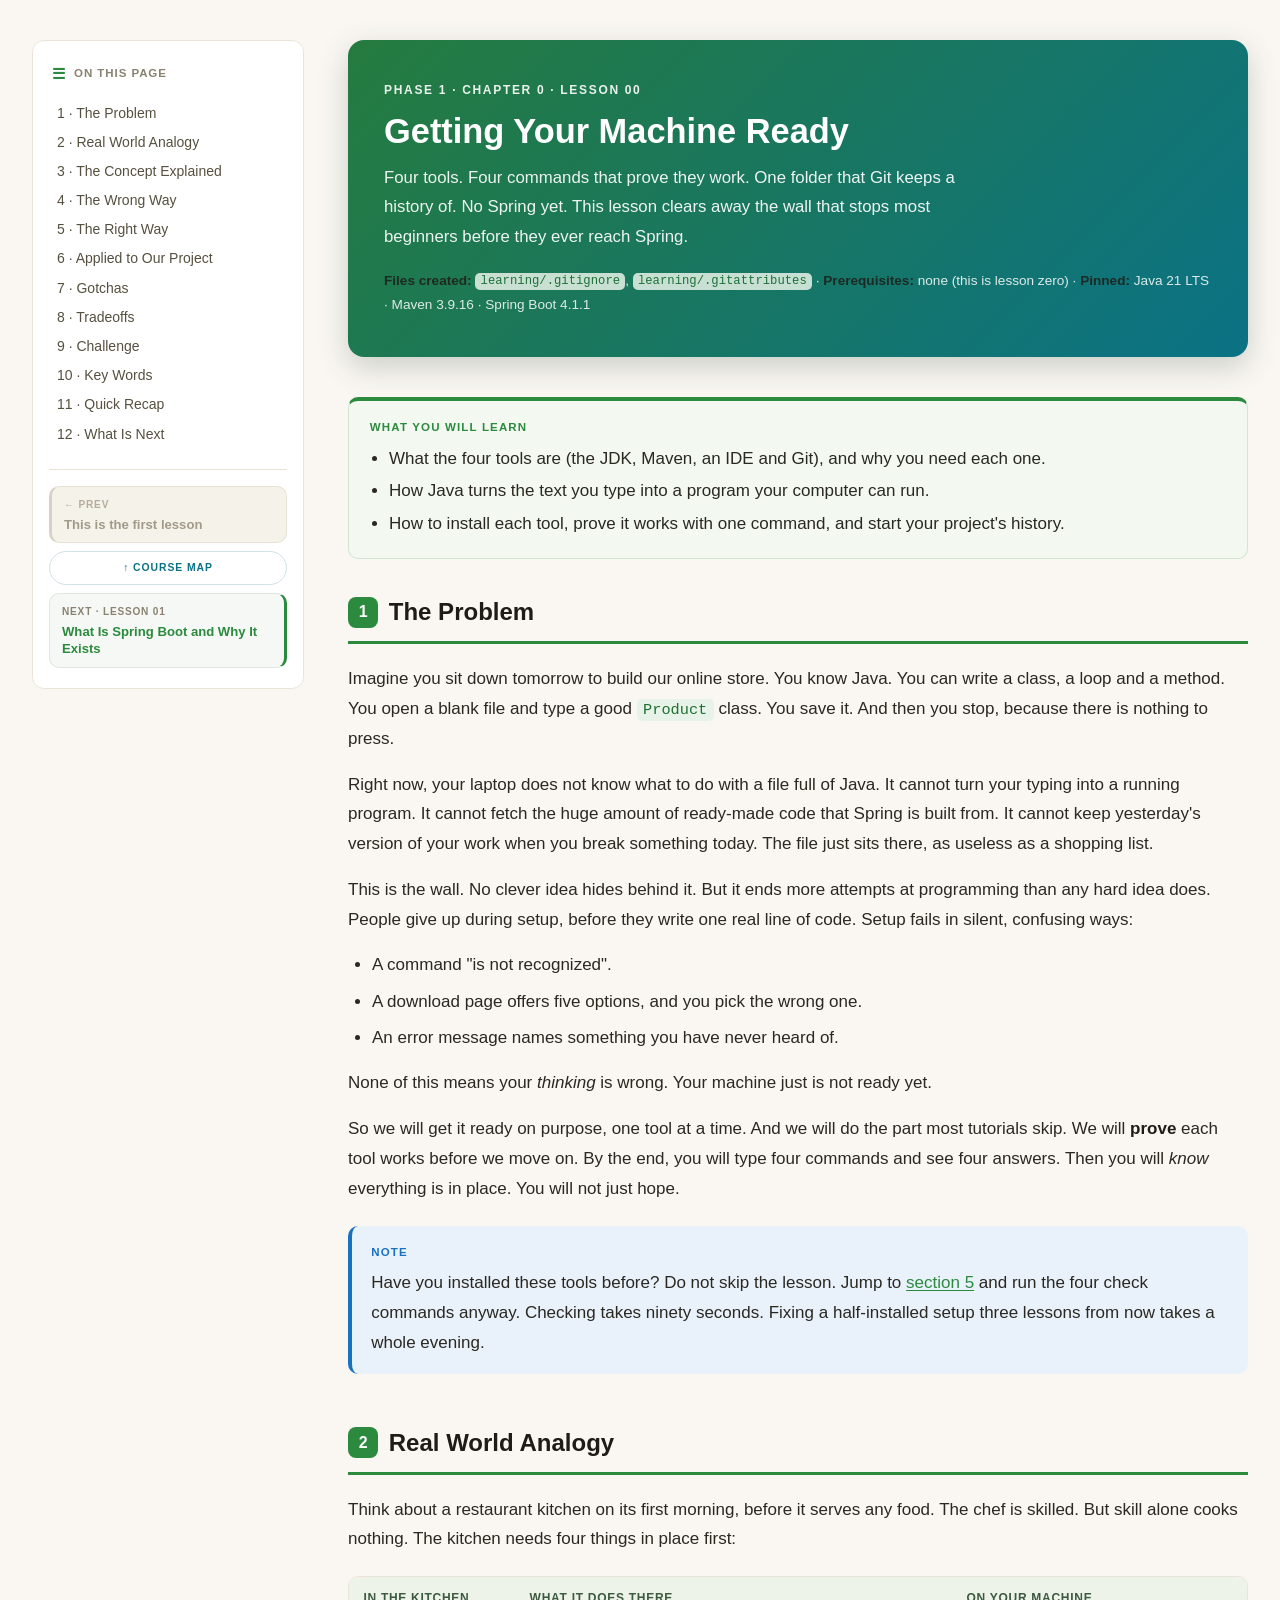
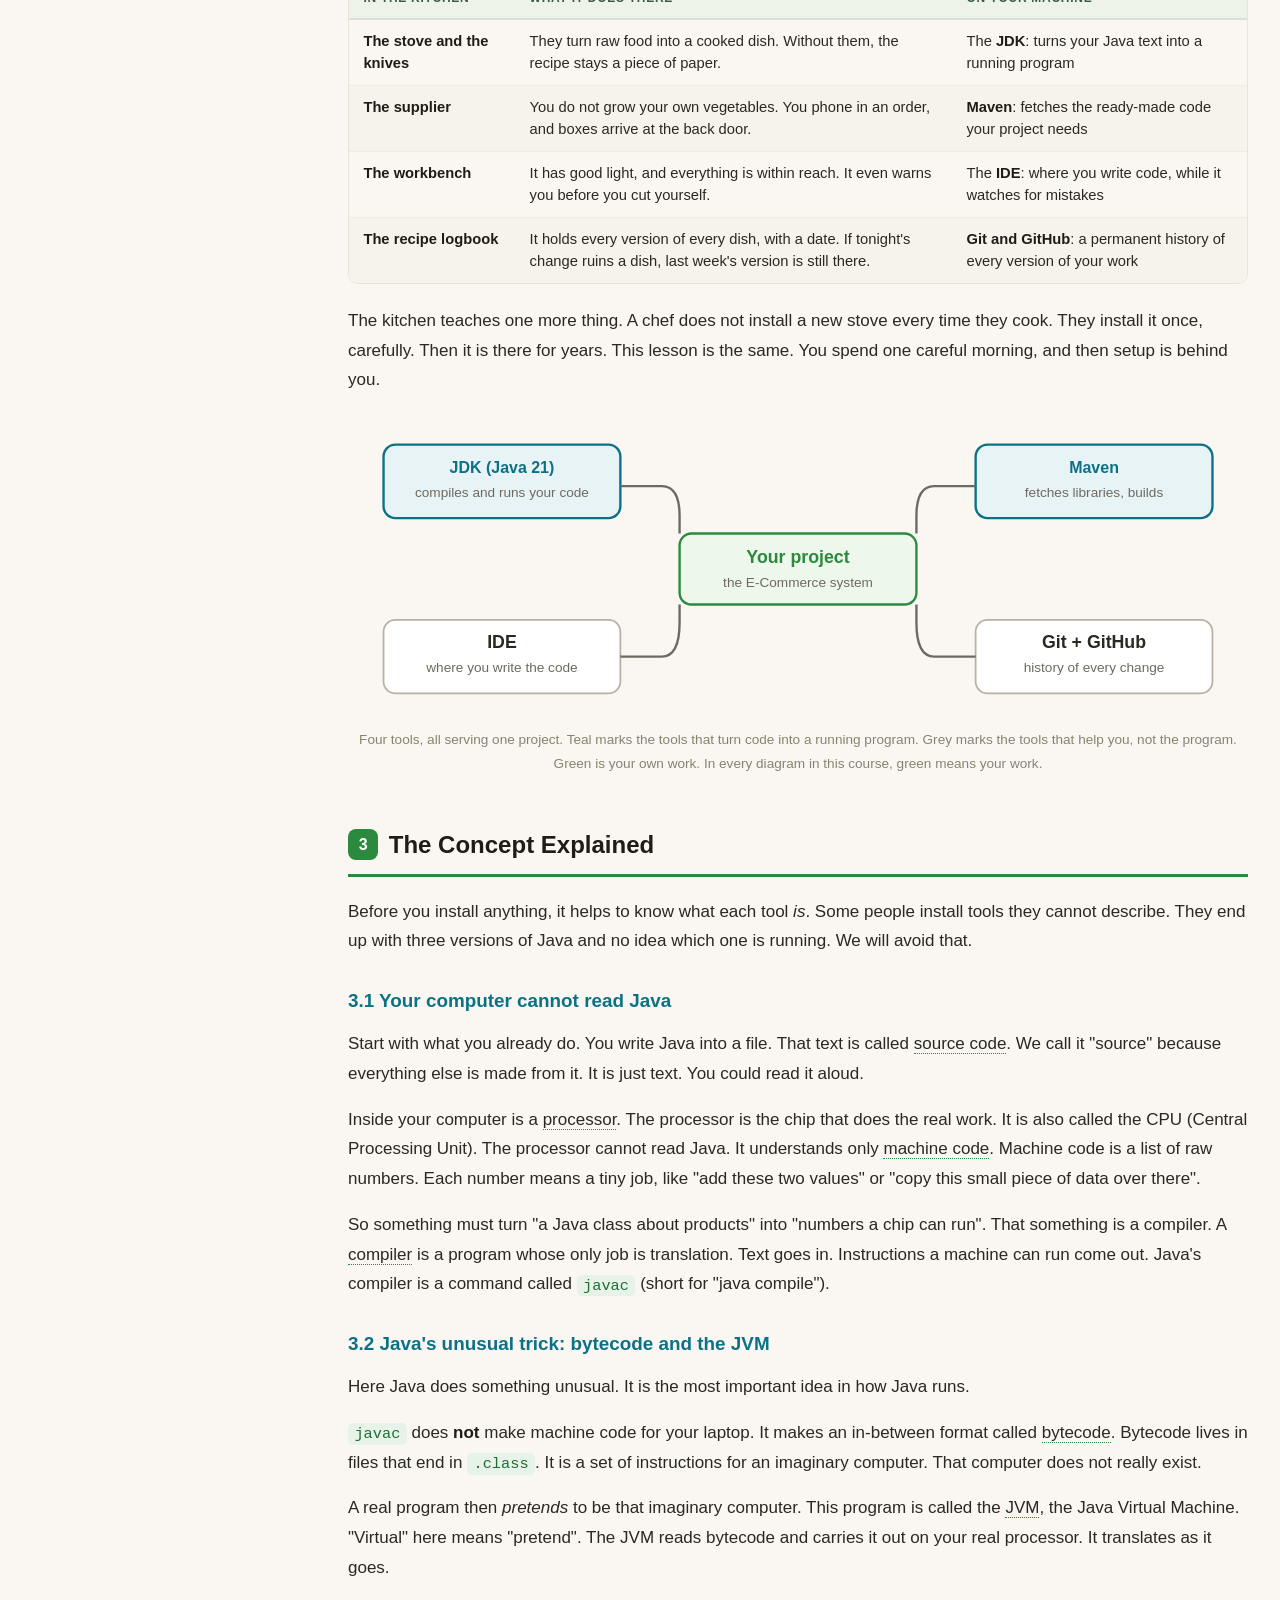
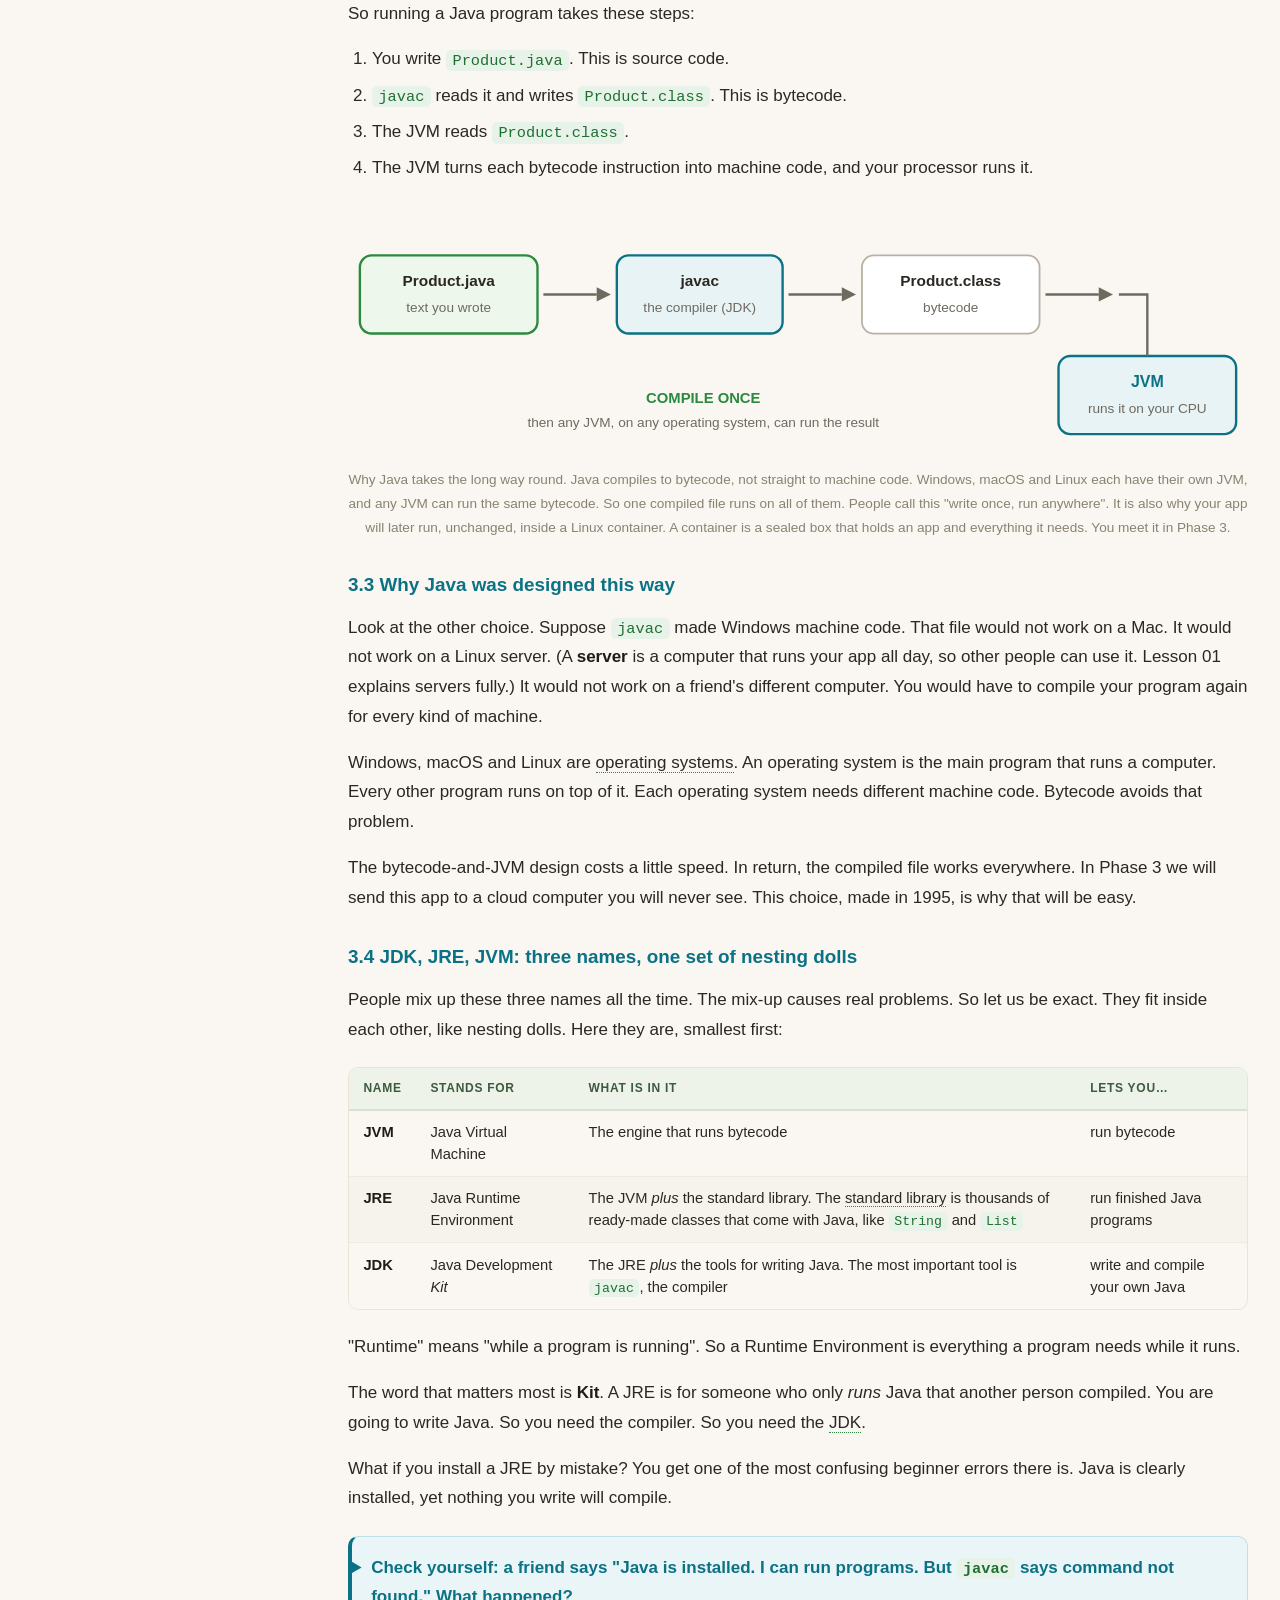
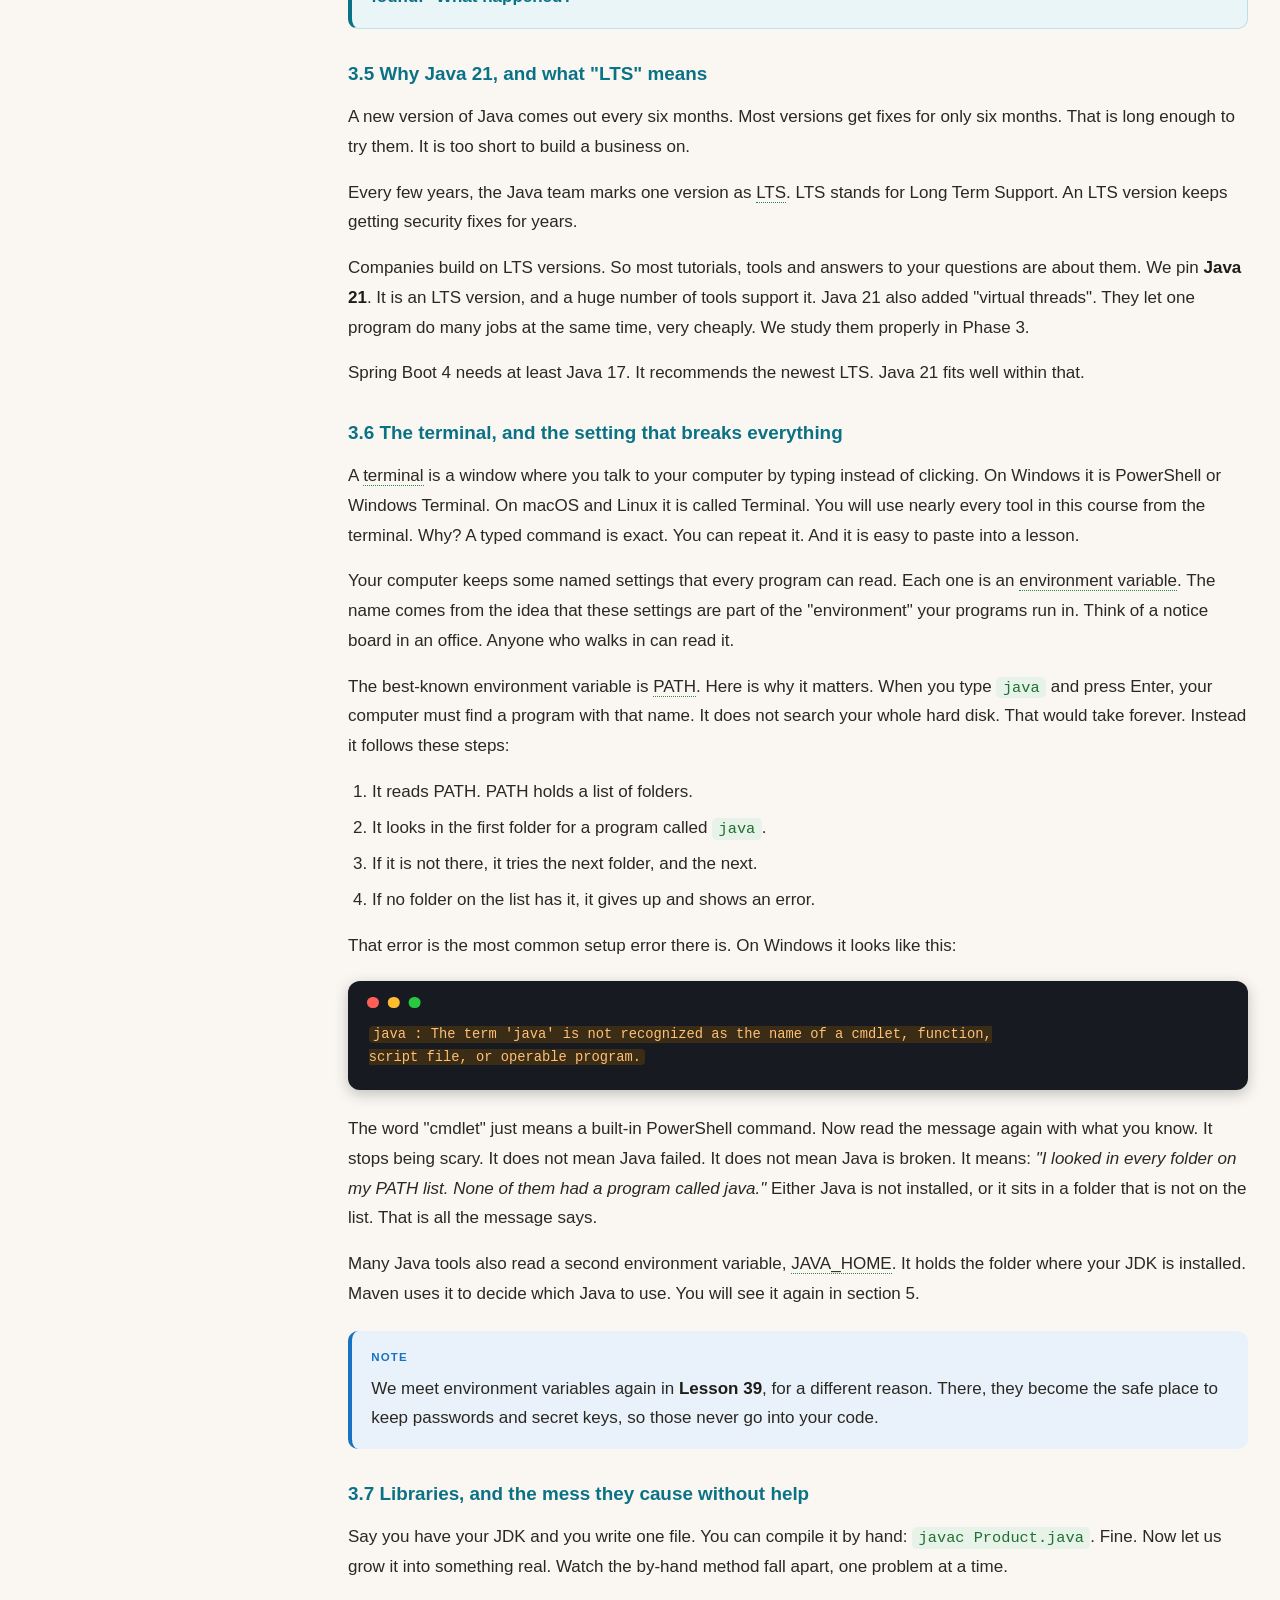
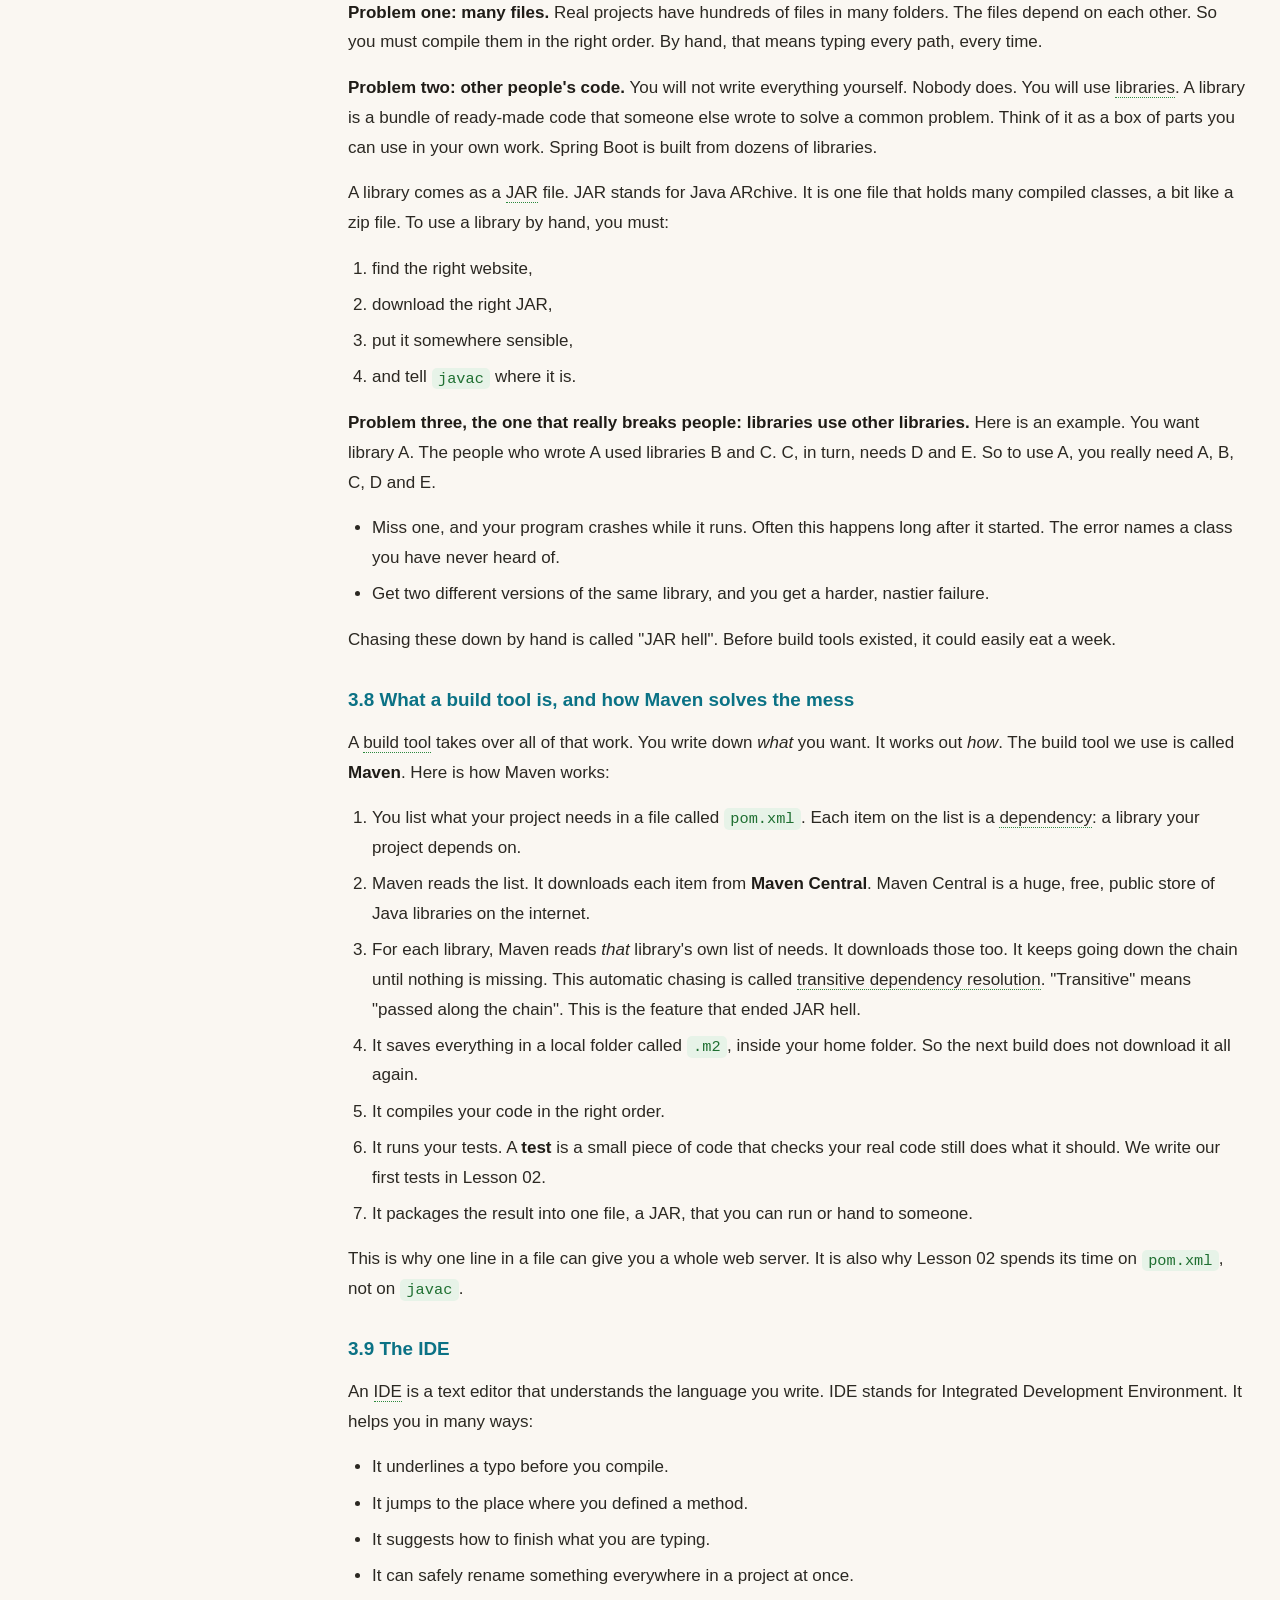
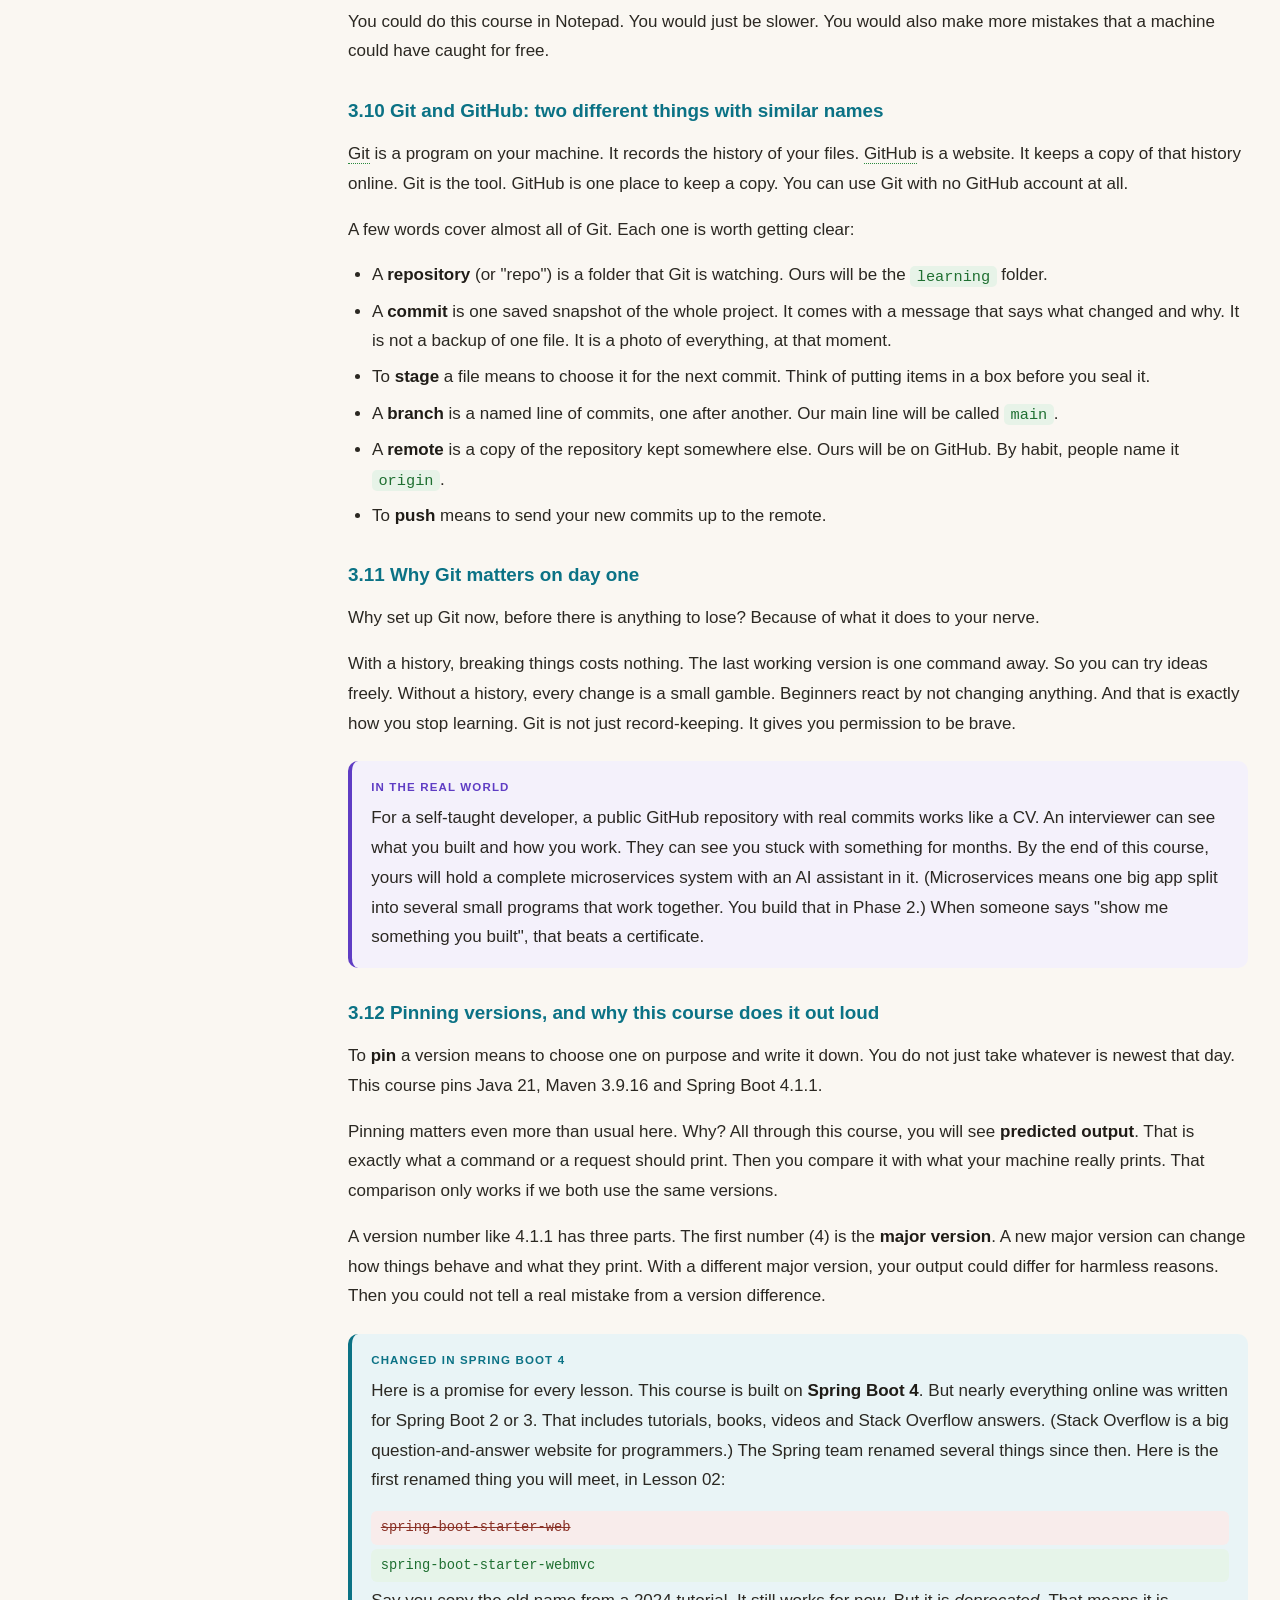
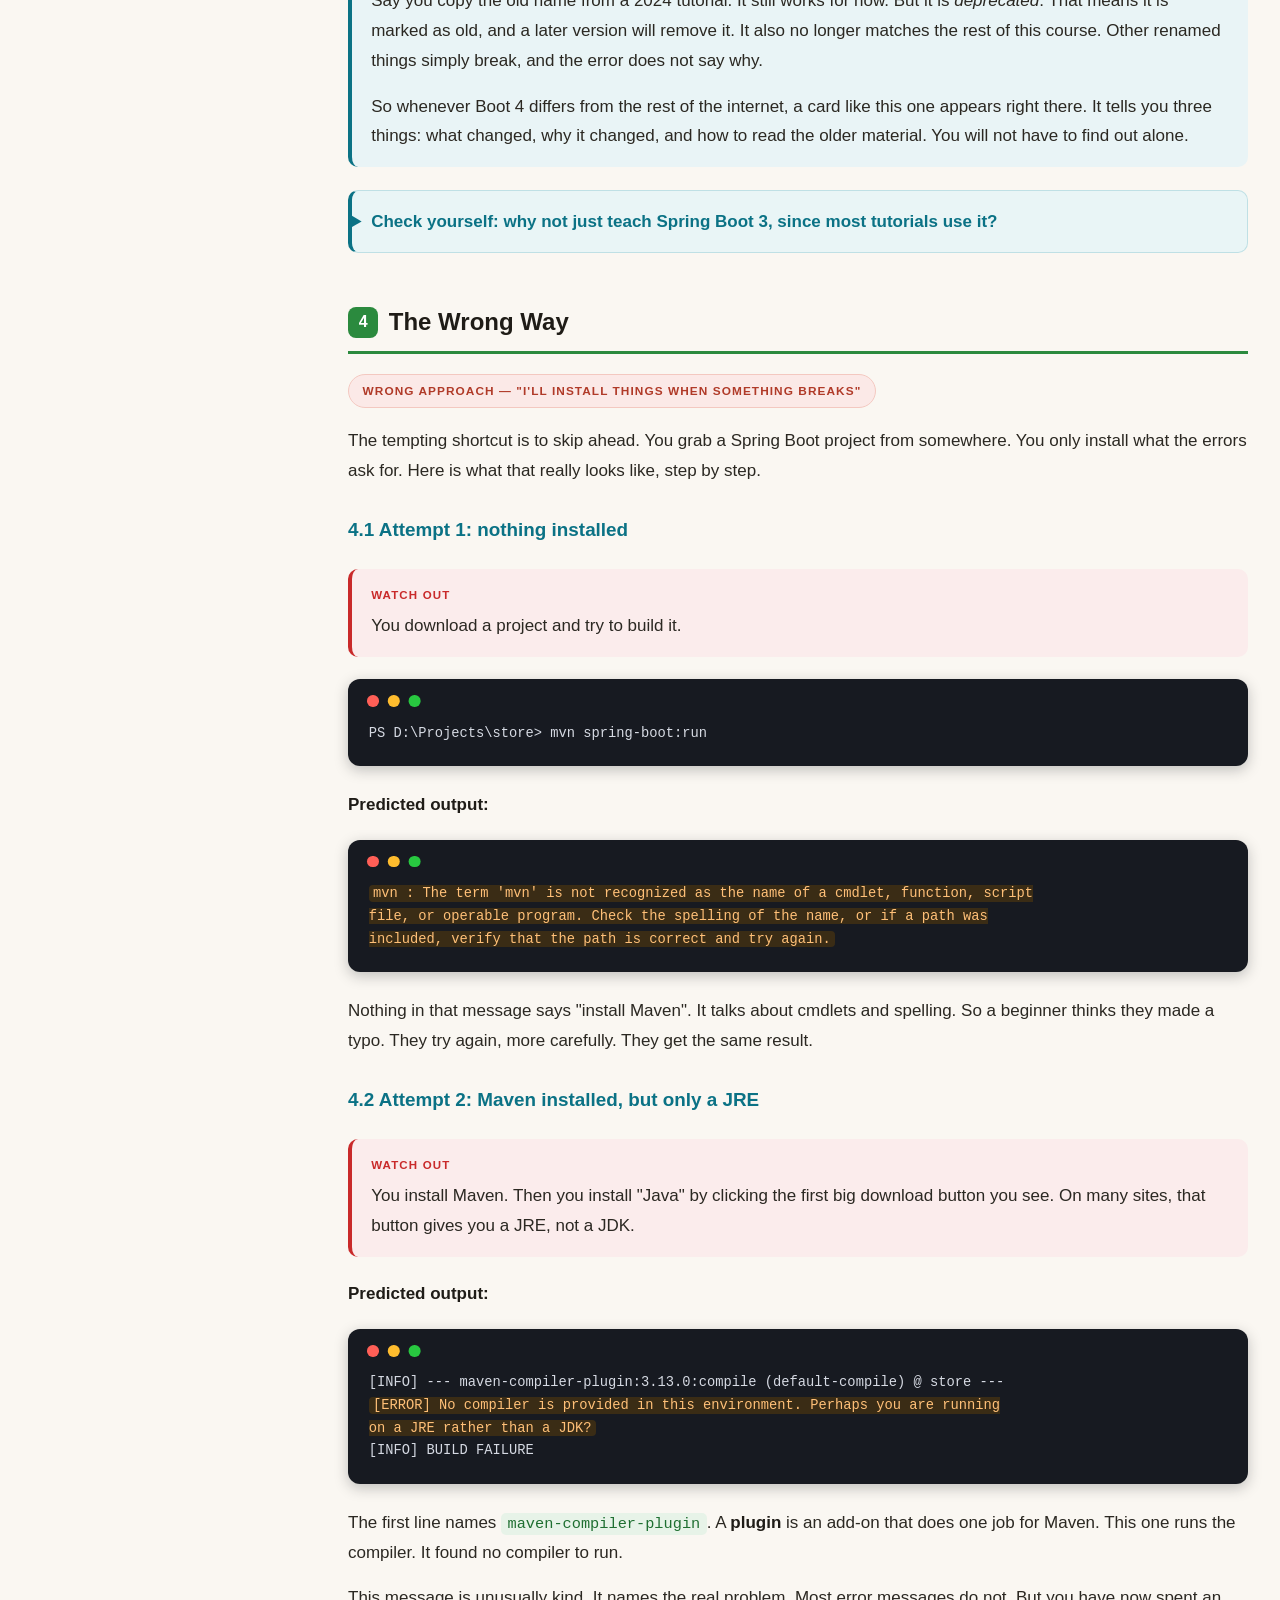
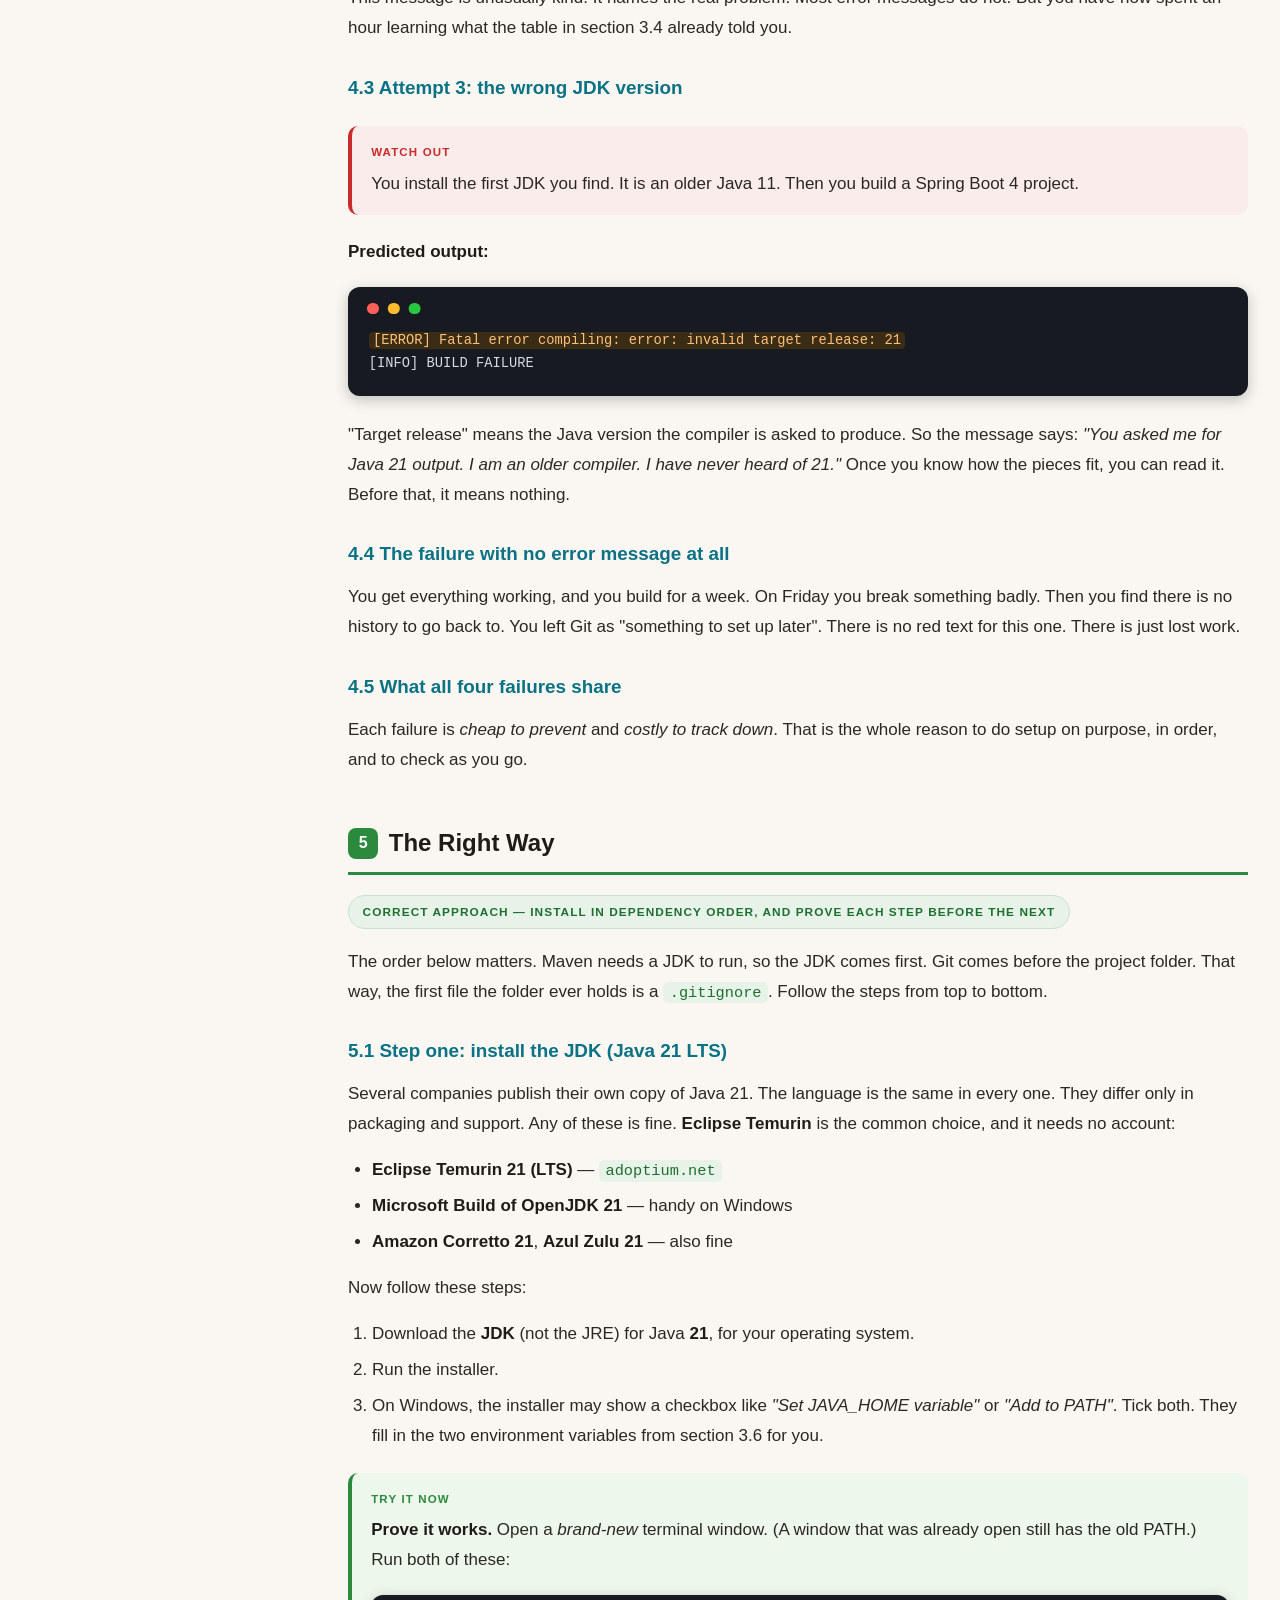
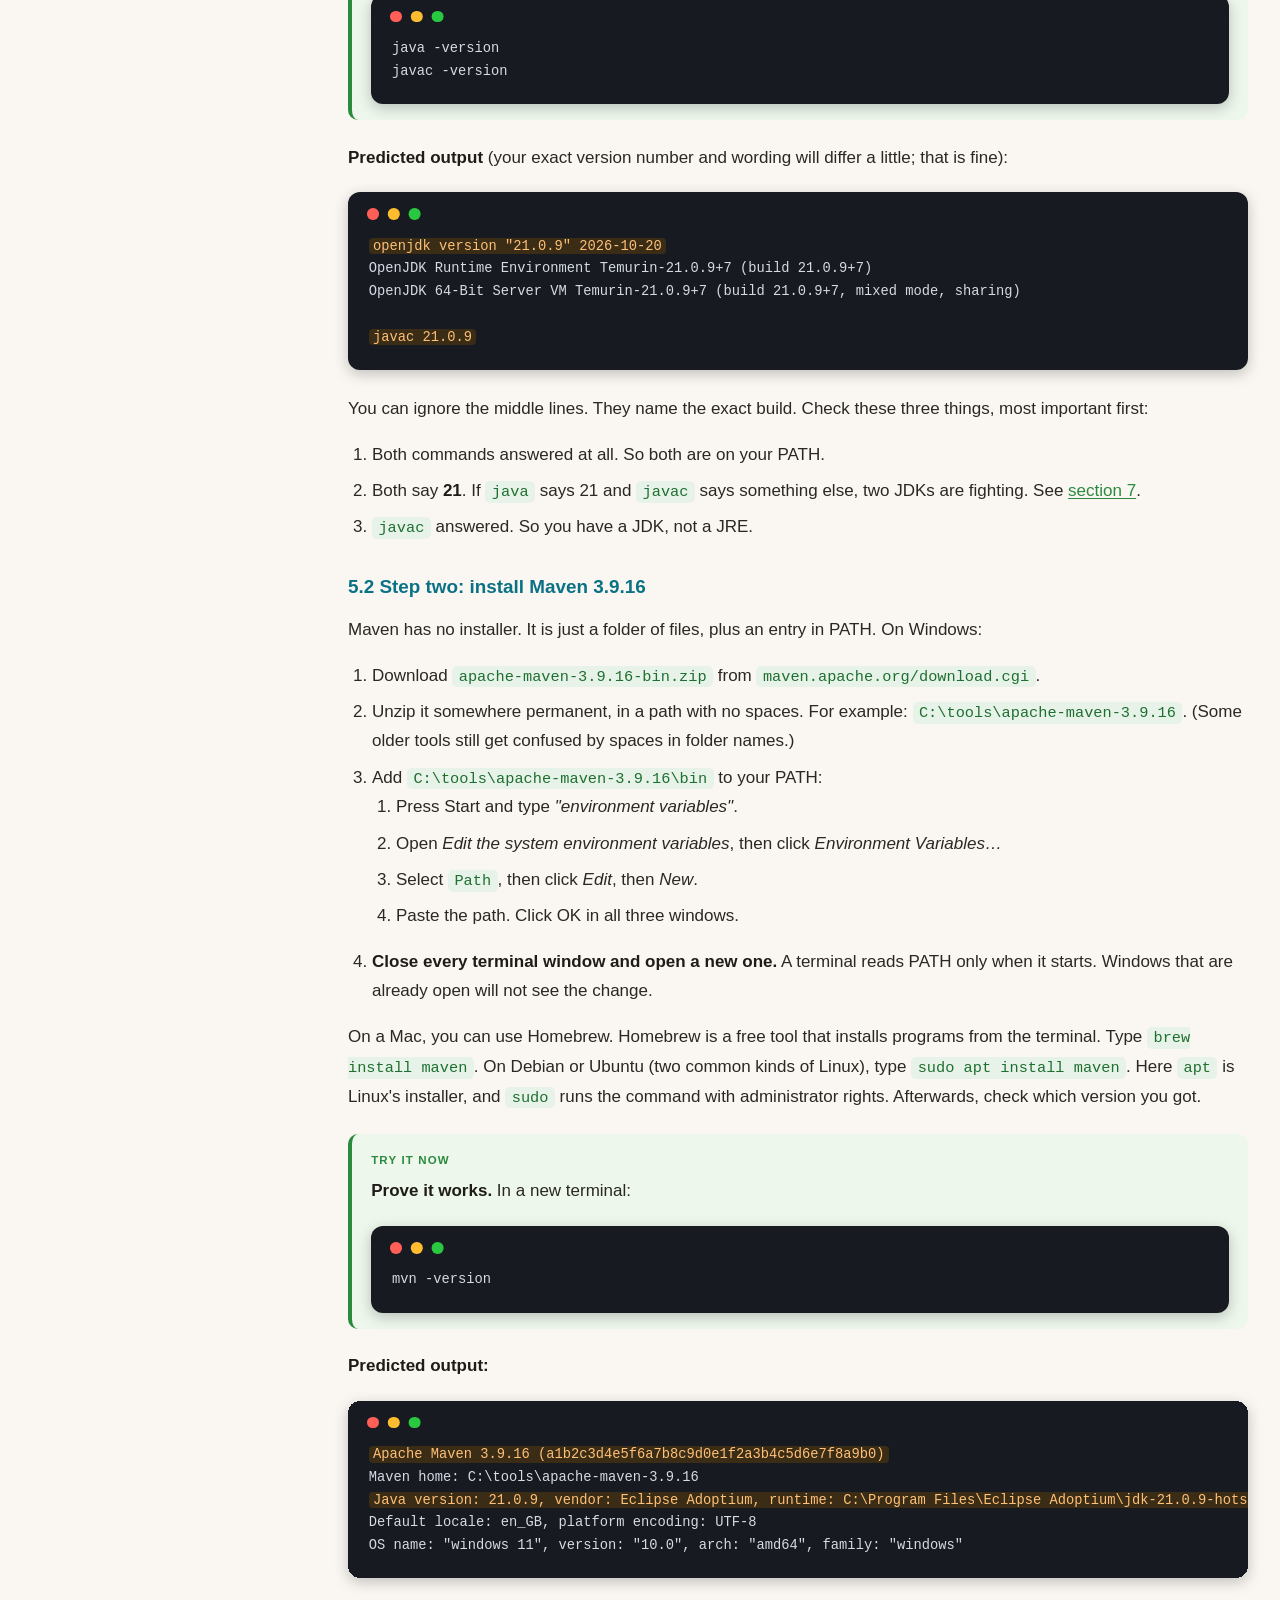
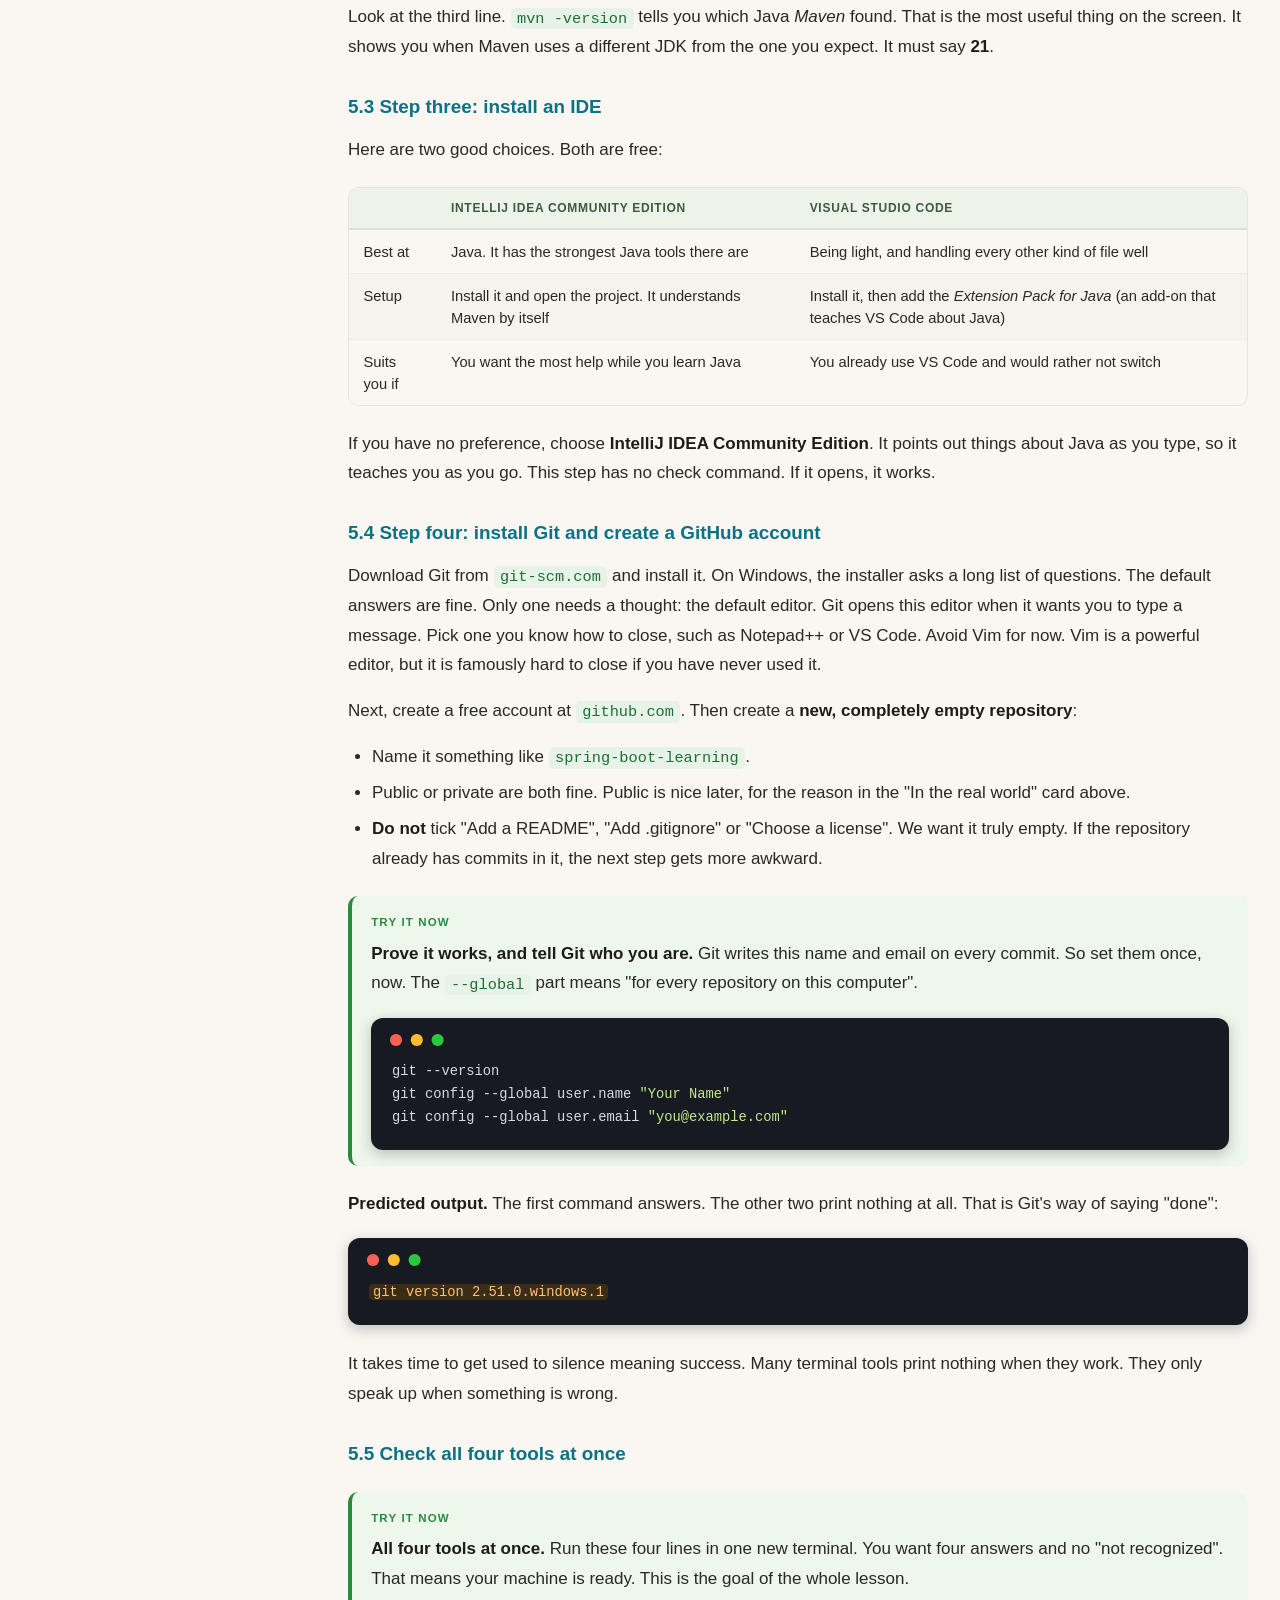
<file: lessons/phase-1-spring-boot-foundations/chapter-00-setup/lesson-00-getting-your-machine-ready.html>
<!DOCTYPE html>
<html lang="en">
<head>
  <meta charset="utf-8">
  <meta name="viewport" content="width=device-width, initial-scale=1">
  <title>Lesson 00 — Getting Your Machine Ready</title>
  <link rel="stylesheet" href="../../assets/lesson.css">
</head>
<body>
<div class="page">

  <details class="toc" open>
    <summary class="toc-title"><span class="toc-label">On this page</span></summary>
    <nav>
      <a href="#problem">1 · The Problem</a>
      <a href="#analogy">2 · Real World Analogy</a>
      <a href="#concept">3 · The Concept Explained</a>
      <a href="#wrong">4 · The Wrong Way</a>
      <a href="#right">5 · The Right Way</a>
      <a href="#applied">6 · Applied to Our Project</a>
      <a href="#gotchas">7 · Gotchas</a>
      <a href="#tradeoffs">8 · Tradeoffs</a>
      <a href="#challenge">9 · Challenge</a>
      <a href="#keywords">10 · Key Words</a>
      <a href="#recap">11 · Quick Recap</a>
      <a href="#next">12 · What Is Next</a>
    </nav>
    <div class="prevnext">
      <a class="prev disabled" href="#"><span class="nav-dir">← Prev</span><span class="nav-title">This is the first lesson</span></a>
      <a class="hublink" href="../../index.html">↑ Course map</a>
      <a class="next" href="../chapter-01-getting-started/lesson-01-what-is-spring-boot-and-why-it-exists.html"><span class="nav-dir">Next · Lesson 01</span><span class="nav-title">What Is Spring Boot and Why It Exists</span></a>
    </div>
  </details>

  <main>

    <header class="lesson">
      <p class="kicker">Phase 1 · Chapter 0 · Lesson 00</p>
      <h1>Getting Your Machine Ready</h1>
      <p class="subtitle">Four tools. Four commands that prove they work. One folder that Git keeps a history of. No Spring yet. This lesson clears away the wall that stops most beginners before they ever reach Spring.</p>
      <p class="meta"><strong>Files created:</strong> <code>learning/.gitignore</code>, <code>learning/.gitattributes</code> · <strong>Prerequisites:</strong> none (this is lesson zero) · <strong>Pinned:</strong> Java 21 LTS · Maven 3.9.16 · Spring Boot 4.1.1</p>
    </header>

    <div class="learn">
      <ul>
        <li>What the four tools are (the JDK, Maven, an IDE and Git), and why you need each one.</li>
        <li>How Java turns the text you type into a program your computer can run.</li>
        <li>How to install each tool, prove it works with one command, and start your project's history.</li>
      </ul>
    </div>

    <!-- ============================================================= -->
    <section id="problem">
      <h2><span class="secno">1</span>The Problem</h2>

      <p>Imagine you sit down tomorrow to build our online store. You know Java. You can write a class, a loop and a method. You open a blank file and type a good <code>Product</code> class. You save it. And then you stop, because there is nothing to press.</p>

      <p>Right now, your laptop does not know what to do with a file full of Java. It cannot turn your typing into a running program. It cannot fetch the huge amount of ready-made code that Spring is built from. It cannot keep yesterday's version of your work when you break something today. The file just sits there, as useless as a shopping list.</p>

      <p>This is the wall. No clever idea hides behind it. But it ends more attempts at programming than any hard idea does. People give up during setup, before they write one real line of code. Setup fails in silent, confusing ways:</p>

      <ul>
        <li>A command "is not recognized".</li>
        <li>A download page offers five options, and you pick the wrong one.</li>
        <li>An error message names something you have never heard of.</li>
      </ul>

      <p>None of this means your <em>thinking</em> is wrong. Your machine just is not ready yet.</p>

      <p>So we will get it ready on purpose, one tool at a time. And we will do the part most tutorials skip. We will <strong>prove</strong> each tool works before we move on. By the end, you will type four commands and see four answers. Then you will <em>know</em> everything is in place. You will not just hope.</p>

      <div class="note">
        <p>Have you installed these tools before? Do not skip the lesson. Jump to <a href="#right">section 5</a> and run the four check commands anyway. Checking takes ninety seconds. Fixing a half-installed setup three lessons from now takes a whole evening.</p>
      </div>
    </section>

    <!-- ============================================================= -->
    <section id="analogy">
      <h2><span class="secno">2</span>Real World Analogy</h2>

      <p>Think about a restaurant kitchen on its first morning, before it serves any food. The chef is skilled. But skill alone cooks nothing. The kitchen needs four things in place first:</p>

      <div class="tablewrap">
        <table>
          <thead>
            <tr><th>In the kitchen</th><th>What it does there</th><th>On your machine</th></tr>
          </thead>
          <tbody>
            <tr><td><strong>The stove and the knives</strong></td><td>They turn raw food into a cooked dish. Without them, the recipe stays a piece of paper.</td><td>The <strong>JDK</strong>: turns your Java text into a running program</td></tr>
            <tr><td><strong>The supplier</strong></td><td>You do not grow your own vegetables. You phone in an order, and boxes arrive at the back door.</td><td><strong>Maven</strong>: fetches the ready-made code your project needs</td></tr>
            <tr><td><strong>The workbench</strong></td><td>It has good light, and everything is within reach. It even warns you before you cut yourself.</td><td>The <strong>IDE</strong>: where you write code, while it watches for mistakes</td></tr>
            <tr><td><strong>The recipe logbook</strong></td><td>It holds every version of every dish, with a date. If tonight's change ruins a dish, last week's version is still there.</td><td><strong>Git and GitHub</strong>: a permanent history of every version of your work</td></tr>
          </tbody>
        </table>
      </div>

      <p>The kitchen teaches one more thing. A chef does not install a new stove every time they cook. They install it once, carefully. Then it is there for years. This lesson is the same. You spend one careful morning, and then setup is behind you.</p>

      <figure class="fig fig-narrow">
        <svg viewBox="0 0 760 250" role="img" aria-label="Diagram of the four tools surrounding your project. In the centre sits your E-Commerce project. Around it: the JDK, which compiles and runs your code; Maven, which fetches libraries and builds the project; the IDE, where you write the code; and Git with GitHub, which stores the history of every change.">
          <rect x="280" y="95" width="200" height="60" rx="10" class="fig-box-green"/>
          <text x="380" y="120" text-anchor="middle" class="fig-h-green">Your project</text>
          <text x="380" y="140" text-anchor="middle" class="fig-small">the E-Commerce system</text>

          <rect x="30" y="20" width="200" height="62" rx="10" class="fig-box-teal"/>
          <text x="130" y="44" text-anchor="middle" class="fig-label-teal">JDK (Java 21)</text>
          <text x="130" y="64" text-anchor="middle" class="fig-small">compiles and runs your code</text>

          <rect x="530" y="20" width="200" height="62" rx="10" class="fig-box-teal"/>
          <text x="630" y="44" text-anchor="middle" class="fig-label-teal">Maven</text>
          <text x="630" y="64" text-anchor="middle" class="fig-small">fetches libraries, builds</text>

          <rect x="30" y="168" width="200" height="62" rx="10" class="fig-box"/>
          <text x="130" y="192" text-anchor="middle" class="fig-h">IDE</text>
          <text x="130" y="212" text-anchor="middle" class="fig-small">where you write the code</text>

          <rect x="530" y="168" width="200" height="62" rx="10" class="fig-box"/>
          <text x="630" y="192" text-anchor="middle" class="fig-h">Git + GitHub</text>
          <text x="630" y="212" text-anchor="middle" class="fig-small">history of every change</text>

          <path class="fig-arrow" d="M230,55 H265 Q280,55 280,80 V95"/>
          <path class="fig-arrow" d="M530,55 H495 Q480,55 480,80 V95"/>
          <path class="fig-arrow" d="M230,199 H265 Q280,199 280,170 V155"/>
          <path class="fig-arrow" d="M530,199 H495 Q480,199 480,170 V155"/>
        </svg>
        <figcaption>Four tools, all serving one project. Teal marks the tools that turn code into a running program. Grey marks the tools that help you, not the program. Green is your own work. In every diagram in this course, green means your work.</figcaption>
      </figure>
    </section>

    <!-- ============================================================= -->
    <section id="concept">
      <h2><span class="secno">3</span>The Concept Explained</h2>

      <p>Before you install anything, it helps to know what each tool <em>is</em>. Some people install tools they cannot describe. They end up with three versions of Java and no idea which one is running. We will avoid that.</p>

      <h3>3.1 Your computer cannot read Java</h3>

      <p>Start with what you already do. You write Java into a file. That text is called <span class="term" tabindex="0" data-def="The human-readable text a programmer writes, before any translation.">source code</span>. We call it "source" because everything else is made from it. It is just text. You could read it aloud.</p>

      <p>Inside your computer is a <span class="term" tabindex="0" data-def="The chip inside a computer that carries out instructions. Also called the CPU.">processor</span>. The processor is the chip that does the real work. It is also called the CPU (Central Processing Unit). The processor cannot read Java. It understands only <span class="term" tabindex="0" data-def="The raw numeric instructions a physical processor executes directly.">machine code</span>. Machine code is a list of raw numbers. Each number means a tiny job, like "add these two values" or "copy this small piece of data over there".</p>

      <p>So something must turn "a Java class about products" into "numbers a chip can run". That something is a compiler. A <span class="term" tabindex="0" data-def="A program that translates source code written by a human into a form a machine can execute.">compiler</span> is a program whose only job is translation. Text goes in. Instructions a machine can run come out. Java's compiler is a command called <code>javac</code> (short for "java compile").</p>

      <h3>3.2 Java's unusual trick: bytecode and the JVM</h3>

      <p>Here Java does something unusual. It is the most important idea in how Java runs.</p>

      <p><code>javac</code> does <strong>not</strong> make machine code for your laptop. It makes an in-between format called <span class="term" tabindex="0" data-def="The in-between instruction format Java compiles to. It is not human text, and not machine code for any one processor.">bytecode</span>. Bytecode lives in files that end in <code>.class</code>. It is a set of instructions for an imaginary computer. That computer does not really exist.</p>

      <p>A real program then <em>pretends</em> to be that imaginary computer. This program is called the <span class="term" tabindex="0" data-def="The Java Virtual Machine: the program that reads bytecode and runs it on your real hardware.">JVM</span>, the Java Virtual Machine. "Virtual" here means "pretend". The JVM reads bytecode and carries it out on your real processor. It translates as it goes.</p>

      <p>So running a Java program takes these steps:</p>

      <ol>
        <li>You write <code>Product.java</code>. This is source code.</li>
        <li><code>javac</code> reads it and writes <code>Product.class</code>. This is bytecode.</li>
        <li>The JVM reads <code>Product.class</code>.</li>
        <li>The JVM turns each bytecode instruction into machine code, and your processor runs it.</li>
      </ol>

      <figure class="fig">
        <svg viewBox="0 0 760 210" role="img" aria-label="The Java pipeline in four stages. Your Product dot java source file is compiled by javac, which is part of the JDK, into Product dot class bytecode. The JVM then reads that bytecode and executes it as machine instructions on your processor. The caption notes that bytecode is portable across operating systems because each one has its own JVM.">
          <rect x="10" y="40" width="150" height="66" rx="10" class="fig-box-green"/>
          <text x="85" y="66" text-anchor="middle" class="fig-mono">Product.java</text>
          <text x="85" y="88" text-anchor="middle" class="fig-small">text you wrote</text>

          <path class="fig-arrow" d="M165,73 H210"/>
          <polygon class="fig-arrowhead" points="210,67 222,73 210,79"/>

          <rect x="227" y="40" width="140" height="66" rx="10" class="fig-box-teal"/>
          <text x="297" y="66" text-anchor="middle" class="fig-mono">javac</text>
          <text x="297" y="88" text-anchor="middle" class="fig-small">the compiler (JDK)</text>

          <path class="fig-arrow" d="M372,73 H417"/>
          <polygon class="fig-arrowhead" points="417,67 429,73 417,79"/>

          <rect x="434" y="40" width="150" height="66" rx="10" class="fig-box"/>
          <text x="509" y="66" text-anchor="middle" class="fig-mono">Product.class</text>
          <text x="509" y="88" text-anchor="middle" class="fig-small">bytecode</text>

          <path class="fig-arrow" d="M589,73 H634"/>
          <polygon class="fig-arrowhead" points="634,67 646,73 634,79"/>

          <rect x="600" y="125" width="150" height="66" rx="10" class="fig-box-teal"/>
          <text x="675" y="151" text-anchor="middle" class="fig-label-teal">JVM</text>
          <text x="675" y="173" text-anchor="middle" class="fig-small">runs it on your CPU</text>
          <path class="fig-arrow" d="M651,73 H675 V125"/>

          <text x="300" y="165" text-anchor="middle" class="fig-caption-accent">COMPILE ONCE</text>
          <text x="300" y="185" text-anchor="middle" class="fig-small">then any JVM, on any operating system, can run the result</text>
        </svg>
        <figcaption>Why Java takes the long way round. Java compiles to bytecode, not straight to machine code. Windows, macOS and Linux each have their own JVM, and any JVM can run the same bytecode. So one compiled file runs on all of them. People call this "write once, run anywhere". It is also why your app will later run, unchanged, inside a Linux container. A container is a sealed box that holds an app and everything it needs. You meet it in Phase 3.</figcaption>
      </figure>

      <h3>3.3 Why Java was designed this way</h3>

      <p>Look at the other choice. Suppose <code>javac</code> made Windows machine code. That file would not work on a Mac. It would not work on a Linux server. (A <strong>server</strong> is a computer that runs your app all day, so other people can use it. Lesson 01 explains servers fully.) It would not work on a friend's different computer. You would have to compile your program again for every kind of machine.</p>

      <p>Windows, macOS and Linux are <span class="term" tabindex="0" data-def="The main program that runs a computer and lets other programs use it. Windows, macOS and Linux are examples.">operating systems</span>. An operating system is the main program that runs a computer. Every other program runs on top of it. Each operating system needs different machine code. Bytecode avoids that problem.</p>

      <p>The bytecode-and-JVM design costs a little speed. In return, the compiled file works everywhere. In Phase 3 we will send this app to a cloud computer you will never see. This choice, made in 1995, is why that will be easy.</p>

      <h3>3.4 JDK, JRE, JVM: three names, one set of nesting dolls</h3>

      <p>People mix up these three names all the time. The mix-up causes real problems. So let us be exact. They fit inside each other, like nesting dolls. Here they are, smallest first:</p>

      <div class="tablewrap">
        <table>
          <thead><tr><th>Name</th><th>Stands for</th><th>What is in it</th><th>Lets you…</th></tr></thead>
          <tbody>
            <tr><td><strong>JVM</strong></td><td>Java Virtual Machine</td><td>The engine that runs bytecode</td><td>run bytecode</td></tr>
            <tr><td><strong>JRE</strong></td><td>Java Runtime Environment</td><td>The JVM <em>plus</em> the standard library. The <span class="term" tabindex="0" data-def="The thousands of ready-made classes that come with Java itself, such as String and List.">standard library</span> is thousands of ready-made classes that come with Java, like <code>String</code> and <code>List</code></td><td>run finished Java programs</td></tr>
            <tr><td><strong>JDK</strong></td><td>Java Development <em>Kit</em></td><td>The JRE <em>plus</em> the tools for writing Java. The most important tool is <code>javac</code>, the compiler</td><td>write and compile your own Java</td></tr>
          </tbody>
        </table>
      </div>

      <p>"Runtime" means "while a program is running". So a Runtime Environment is everything a program needs while it runs.</p>

      <p>The word that matters most is <strong>Kit</strong>. A JRE is for someone who only <em>runs</em> Java that another person compiled. You are going to write Java. So you need the compiler. So you need the <span class="term" tabindex="0" data-def="Java Development Kit: the JRE plus the tools for writing Java, most importantly the javac compiler. What you need to write Java, not just run it.">JDK</span>.</p>

      <p>What if you install a JRE by mistake? You get one of the most confusing beginner errors there is. Java is clearly installed, yet nothing you write will compile.</p>

      <details class="check">
        <summary>Check yourself: a friend says "Java is installed. I can run programs. But <code>javac</code> says command not found." What happened?</summary>
        <p>They almost certainly have a <strong>JRE</strong>, not a <strong>JDK</strong>. The JRE contains the JVM, so it can run compiled programs. But it has no compiler. <code>javac</code> is a tool for writing Java. Those tools come only in the Kit. The fix is to install a JDK. (A broken <code>PATH</code> can also cause this. Section 3.6 covers PATH. But if <code>java</code> works and <code>javac</code> does not, a JRE is by far the most likely cause.)</p>
      </details>

      <h3>3.5 Why Java 21, and what "LTS" means</h3>

      <p>A new version of Java comes out every six months. Most versions get fixes for only six months. That is long enough to try them. It is too short to build a business on.</p>

      <p>Every few years, the Java team marks one version as <span class="term" tabindex="0" data-def="Long Term Support: a version that gets security and bug fixes for years, not months. Real systems are built on these.">LTS</span>. LTS stands for Long Term Support. An LTS version keeps getting security fixes for years.</p>

      <p>Companies build on LTS versions. So most tutorials, tools and answers to your questions are about them. We pin <strong>Java 21</strong>. It is an LTS version, and a huge number of tools support it. Java 21 also added "virtual threads". They let one program do many jobs at the same time, very cheaply. We study them properly in Phase 3.</p>

      <p>Spring Boot 4 needs at least Java 17. It recommends the newest LTS. Java 21 fits well within that.</p>

      <h3>3.6 The terminal, and the setting that breaks everything</h3>

      <p>A <span class="term" tabindex="0" data-def="A window where you type commands as text and the computer answers as text, instead of clicking buttons.">terminal</span> is a window where you talk to your computer by typing instead of clicking. On Windows it is PowerShell or Windows Terminal. On macOS and Linux it is called Terminal. You will use nearly every tool in this course from the terminal. Why? A typed command is exact. You can repeat it. And it is easy to paste into a lesson.</p>

      <p>Your computer keeps some named settings that every program can read. Each one is an <span class="term" tabindex="0" data-def="A named setting that belongs to your whole computer session, which every program you start can read.">environment variable</span>. The name comes from the idea that these settings are part of the "environment" your programs run in. Think of a notice board in an office. Anyone who walks in can read it.</p>

      <p>The best-known environment variable is <span class="term" tabindex="0" data-def="An environment variable holding the list of folders the system searches when you type a command name.">PATH</span>. Here is why it matters. When you type <code>java</code> and press Enter, your computer must find a program with that name. It does not search your whole hard disk. That would take forever. Instead it follows these steps:</p>

      <ol>
        <li>It reads PATH. PATH holds a list of folders.</li>
        <li>It looks in the first folder for a program called <code>java</code>.</li>
        <li>If it is not there, it tries the next folder, and the next.</li>
        <li>If no folder on the list has it, it gives up and shows an error.</li>
      </ol>

      <p>That error is the most common setup error there is. On Windows it looks like this:</p>

      <pre><code><span class="hi">java : The term 'java' is not recognized as the name of a cmdlet, function,
script file, or operable program.</span></code></pre>

      <p>The word "cmdlet" just means a built-in PowerShell command. Now read the message again with what you know. It stops being scary. It does not mean Java failed. It does not mean Java is broken. It means: <em>"I looked in every folder on my PATH list. None of them had a program called java."</em> Either Java is not installed, or it sits in a folder that is not on the list. That is all the message says.</p>

      <p>Many Java tools also read a second environment variable, <span class="term" tabindex="0" data-def="An environment variable that holds the folder where your JDK is installed. Many Java tools read it to find Java.">JAVA_HOME</span>. It holds the folder where your JDK is installed. Maven uses it to decide which Java to use. You will see it again in section 5.</p>

      <div class="note">
        <p>We meet environment variables again in <strong>Lesson 39</strong>, for a different reason. There, they become the safe place to keep passwords and secret keys, so those never go into your code.</p>
      </div>

      <h3>3.7 Libraries, and the mess they cause without help</h3>

      <p>Say you have your JDK and you write one file. You can compile it by hand: <code>javac Product.java</code>. Fine. Now let us grow it into something real. Watch the by-hand method fall apart, one problem at a time.</p>

      <p><strong>Problem one: many files.</strong> Real projects have hundreds of files in many folders. The files depend on each other. So you must compile them in the right order. By hand, that means typing every path, every time.</p>

      <p><strong>Problem two: other people's code.</strong> You will not write everything yourself. Nobody does. You will use <span class="term" tabindex="0" data-def="A bundle of ready-made, reusable code that someone else wrote and published, which your project can use.">libraries</span>. A library is a bundle of ready-made code that someone else wrote to solve a common problem. Think of it as a box of parts you can use in your own work. Spring Boot is built from dozens of libraries.</p>

      <p>A library comes as a <span class="term" tabindex="0" data-def="Java ARchive: one zip-like file holding many compiled Java classes. The standard way Java code is packaged and shared.">JAR</span> file. JAR stands for Java ARchive. It is one file that holds many compiled classes, a bit like a zip file. To use a library by hand, you must:</p>

      <ol>
        <li>find the right website,</li>
        <li>download the right JAR,</li>
        <li>put it somewhere sensible,</li>
        <li>and tell <code>javac</code> where it is.</li>
      </ol>

      <p><strong>Problem three, the one that really breaks people: libraries use other libraries.</strong> Here is an example. You want library A. The people who wrote A used libraries B and C. C, in turn, needs D and E. So to use A, you really need A, B, C, D and E.</p>

      <ul>
        <li>Miss one, and your program crashes while it runs. Often this happens long after it started. The error names a class you have never heard of.</li>
        <li>Get two different versions of the same library, and you get a harder, nastier failure.</li>
      </ul>

      <p>Chasing these down by hand is called "JAR hell". Before build tools existed, it could easily eat a week.</p>

      <h3>3.8 What a build tool is, and how Maven solves the mess</h3>

      <p>A <span class="term" tabindex="0" data-def="A program that automates compiling, testing and packaging a project, and fetches the libraries it depends on.">build tool</span> takes over all of that work. You write down <em>what</em> you want. It works out <em>how</em>. The build tool we use is called <strong>Maven</strong>. Here is how Maven works:</p>

      <ol>
        <li>You list what your project needs in a file called <code>pom.xml</code>. Each item on the list is a <span class="term" tabindex="0" data-def="A library your project needs in order to compile or run.">dependency</span>: a library your project depends on.</li>
        <li>Maven reads the list. It downloads each item from <strong>Maven Central</strong>. Maven Central is a huge, free, public store of Java libraries on the internet.</li>
        <li>For each library, Maven reads <em>that</em> library's own list of needs. It downloads those too. It keeps going down the chain until nothing is missing. This automatic chasing is called <span class="term" tabindex="0" data-def="Maven's automatic fetching of the libraries your libraries need, and the libraries those need, all the way down.">transitive dependency resolution</span>. "Transitive" means "passed along the chain". This is the feature that ended JAR hell.</li>
        <li>It saves everything in a local folder called <code>.m2</code>, inside your home folder. So the next build does not download it all again.</li>
        <li>It compiles your code in the right order.</li>
        <li>It runs your tests. A <strong>test</strong> is a small piece of code that checks your real code still does what it should. We write our first tests in Lesson 02.</li>
        <li>It packages the result into one file, a JAR, that you can run or hand to someone.</li>
      </ol>

      <p>This is why one line in a file can give you a whole web server. It is also why Lesson 02 spends its time on <code>pom.xml</code>, not on <code>javac</code>.</p>

      <h3>3.9 The IDE</h3>

      <p>An <span class="term" tabindex="0" data-def="Integrated Development Environment: a text editor built for writing code, with error-checking, navigation and safe renaming built in.">IDE</span> is a text editor that understands the language you write. IDE stands for Integrated Development Environment. It helps you in many ways:</p>

      <ul>
        <li>It underlines a typo before you compile.</li>
        <li>It jumps to the place where you defined a method.</li>
        <li>It suggests how to finish what you are typing.</li>
        <li>It can safely rename something everywhere in a project at once.</li>
      </ul>

      <p>You could do this course in Notepad. You would just be slower. You would also make more mistakes that a machine could have caught for free.</p>

      <h3>3.10 Git and GitHub: two different things with similar names</h3>

      <p><span class="term" tabindex="0" data-def="A tool that records a permanent history of every change to your files, stored on your own machine.">Git</span> is a program on your machine. It records the history of your files. <span class="term" tabindex="0" data-def="A website that keeps copies of Git repositories online, for backup and sharing.">GitHub</span> is a website. It keeps a copy of that history online. Git is the tool. GitHub is one place to keep a copy. You can use Git with no GitHub account at all.</p>

      <p>A few words cover almost all of Git. Each one is worth getting clear:</p>

      <ul>
        <li>A <strong>repository</strong> (or "repo") is a folder that Git is watching. Ours will be the <code>learning</code> folder.</li>
        <li>A <strong>commit</strong> is one saved snapshot of the whole project. It comes with a message that says what changed and why. It is not a backup of one file. It is a photo of everything, at that moment.</li>
        <li>To <strong>stage</strong> a file means to choose it for the next commit. Think of putting items in a box before you seal it.</li>
        <li>A <strong>branch</strong> is a named line of commits, one after another. Our main line will be called <code>main</code>.</li>
        <li>A <strong>remote</strong> is a copy of the repository kept somewhere else. Ours will be on GitHub. By habit, people name it <code>origin</code>.</li>
        <li>To <strong>push</strong> means to send your new commits up to the remote.</li>
      </ul>

      <h3>3.11 Why Git matters on day one</h3>

      <p>Why set up Git now, before there is anything to lose? Because of what it does to your nerve.</p>

      <p>With a history, breaking things costs nothing. The last working version is one command away. So you can try ideas freely. Without a history, every change is a small gamble. Beginners react by not changing anything. And that is exactly how you stop learning. Git is not just record-keeping. It gives you permission to be brave.</p>

      <div class="realworld">
        <p>For a self-taught developer, a public GitHub repository with real commits works like a CV. An interviewer can see what you built and how you work. They can see you stuck with something for months. By the end of this course, yours will hold a complete microservices system with an AI assistant in it. (Microservices means one big app split into several small programs that work together. You build that in Phase 2.) When someone says "show me something you built", that beats a certificate.</p>
      </div>

      <h3>3.12 Pinning versions, and why this course does it out loud</h3>

      <p>To <strong>pin</strong> a version means to choose one on purpose and write it down. You do not just take whatever is newest that day. This course pins Java 21, Maven 3.9.16 and Spring Boot 4.1.1.</p>

      <p>Pinning matters even more than usual here. Why? All through this course, you will see <strong>predicted output</strong>. That is exactly what a command or a request should print. Then you compare it with what your machine really prints. That comparison only works if we both use the same versions.</p>

      <p>A version number like 4.1.1 has three parts. The first number (4) is the <strong>major version</strong>. A new major version can change how things behave and what they print. With a different major version, your output could differ for harmless reasons. Then you could not tell a real mistake from a version difference.</p>

      <div class="v4">
        <p>Here is a promise for every lesson. This course is built on <strong>Spring Boot 4</strong>. But nearly everything online was written for Spring Boot 2 or 3. That includes tutorials, books, videos and Stack Overflow answers. (Stack Overflow is a big question-and-answer website for programmers.) The Spring team renamed several things since then. Here is the first renamed thing you will meet, in Lesson 02:</p>
        <span class="v4-old">spring-boot-starter-web</span>
        <span class="v4-new">spring-boot-starter-webmvc</span>
        <p>Say you copy the old name from a 2024 tutorial. It still works for now. But it is <em>deprecated</em>. That means it is marked as old, and a later version will remove it. It also no longer matches the rest of this course. Other renamed things simply break, and the error does not say why.</p>
        <p>So whenever Boot 4 differs from the rest of the internet, a card like this one appears right there. It tells you three things: what changed, why it changed, and how to read the older material. You will not have to find out alone.</p>
      </div>

      <details class="check">
        <summary>Check yourself: why not just teach Spring Boot 3, since most tutorials use it?</summary>
        <p>Because free support for Spring Boot 3 ended on 30 June 2026. It gets no more security fixes. If you learned it, you would have to move to version 4 straight away. It is better to learn the current version, with the differences taught clearly. That way you get the modern skill <em>and</em> you can still read the older material.</p>
      </details>
    </section>

    <!-- ============================================================= -->
    <section id="wrong">
      <h2><span class="secno">4</span>The Wrong Way</h2>

      <p class="approach-wrong">Wrong approach — "I'll install things when something breaks"</p>

      <p>The tempting shortcut is to skip ahead. You grab a Spring Boot project from somewhere. You only install what the errors ask for. Here is what that really looks like, step by step.</p>

      <h3>4.1 Attempt 1: nothing installed</h3>

      <div class="warn">
        <p>You download a project and try to build it.</p>
      </div>

      <pre><code>PS D:\Projects\store&gt; mvn spring-boot:run</code></pre>

      <p><strong>Predicted output:</strong></p>

      <pre><code><span class="hi">mvn : The term 'mvn' is not recognized as the name of a cmdlet, function, script
file, or operable program. Check the spelling of the name, or if a path was
included, verify that the path is correct and try again.</span></code></pre>

      <p>Nothing in that message says "install Maven". It talks about cmdlets and spelling. So a beginner thinks they made a typo. They try again, more carefully. They get the same result.</p>

      <h3>4.2 Attempt 2: Maven installed, but only a JRE</h3>

      <div class="warn">
        <p>You install Maven. Then you install "Java" by clicking the first big download button you see. On many sites, that button gives you a JRE, not a JDK.</p>
      </div>

      <p><strong>Predicted output:</strong></p>

      <pre><code>[INFO] --- maven-compiler-plugin:3.13.0:compile (default-compile) @ store ---
<span class="hi">[ERROR] No compiler is provided in this environment. Perhaps you are running
on a JRE rather than a JDK?</span>
[INFO] BUILD FAILURE</code></pre>

      <p>The first line names <code>maven-compiler-plugin</code>. A <strong>plugin</strong> is an add-on that does one job for Maven. This one runs the compiler. It found no compiler to run.</p>

      <p>This message is unusually kind. It names the real problem. Most error messages do not. But you have now spent an hour learning what the table in section 3.4 already told you.</p>

      <h3>4.3 Attempt 3: the wrong JDK version</h3>

      <div class="warn">
        <p>You install the first JDK you find. It is an older Java 11. Then you build a Spring Boot 4 project.</p>
      </div>

      <p><strong>Predicted output:</strong></p>

      <pre><code><span class="hi">[ERROR] Fatal error compiling: error: invalid target release: 21</span>
[INFO] BUILD FAILURE</code></pre>

      <p>"Target release" means the Java version the compiler is asked to produce. So the message says: <em>"You asked me for Java 21 output. I am an older compiler. I have never heard of 21."</em> Once you know how the pieces fit, you can read it. Before that, it means nothing.</p>

      <h3>4.4 The failure with no error message at all</h3>

      <p>You get everything working, and you build for a week. On Friday you break something badly. Then you find there is no history to go back to. You left Git as "something to set up later". There is no red text for this one. There is just lost work.</p>

      <h3>4.5 What all four failures share</h3>

      <p>Each failure is <em>cheap to prevent</em> and <em>costly to track down</em>. That is the whole reason to do setup on purpose, in order, and to check as you go.</p>
    </section>

    <!-- ============================================================= -->
    <section id="right">
      <h2><span class="secno">5</span>The Right Way</h2>

      <p class="approach-right">Correct approach — install in dependency order, and prove each step before the next</p>

      <p>The order below matters. Maven needs a JDK to run, so the JDK comes first. Git comes before the project folder. That way, the first file the folder ever holds is a <code>.gitignore</code>. Follow the steps from top to bottom.</p>

      <h3>5.1 Step one: install the JDK (Java 21 LTS)</h3>

      <p>Several companies publish their own copy of Java 21. The language is the same in every one. They differ only in packaging and support. Any of these is fine. <strong>Eclipse Temurin</strong> is the common choice, and it needs no account:</p>

      <ul>
        <li><strong>Eclipse Temurin 21 (LTS)</strong> — <code>adoptium.net</code></li>
        <li><strong>Microsoft Build of OpenJDK 21</strong> — handy on Windows</li>
        <li><strong>Amazon Corretto 21</strong>, <strong>Azul Zulu 21</strong> — also fine</li>
      </ul>

      <p>Now follow these steps:</p>

      <ol>
        <li>Download the <strong>JDK</strong> (not the JRE) for Java <strong>21</strong>, for your operating system.</li>
        <li>Run the installer.</li>
        <li>On Windows, the installer may show a checkbox like <em>"Set JAVA_HOME variable"</em> or <em>"Add to PATH"</em>. Tick both. They fill in the two environment variables from section 3.6 for you.</li>
      </ol>

      <div class="tryit">
        <p><strong>Prove it works.</strong> Open a <em>brand-new</em> terminal window. (A window that was already open still has the old PATH.) Run both of these:</p>
        <pre><code>java -version
javac -version</code></pre>
      </div>

      <p><strong>Predicted output</strong> (your exact version number and wording will differ a little; that is fine):</p>

      <pre><code><span class="hi">openjdk version "21.0.9" 2026-10-20</span>
OpenJDK Runtime Environment Temurin-21.0.9+7 (build 21.0.9+7)
OpenJDK 64-Bit Server VM Temurin-21.0.9+7 (build 21.0.9+7, mixed mode, sharing)

<span class="hi">javac 21.0.9</span></code></pre>

      <p>You can ignore the middle lines. They name the exact build. Check these three things, most important first:</p>
      <ol>
        <li>Both commands answered at all. So both are on your PATH.</li>
        <li>Both say <strong>21</strong>. If <code>java</code> says 21 and <code>javac</code> says something else, two JDKs are fighting. See <a href="#gotchas">section 7</a>.</li>
        <li><code>javac</code> answered. So you have a JDK, not a JRE.</li>
      </ol>

      <h3>5.2 Step two: install Maven 3.9.16</h3>

      <p>Maven has no installer. It is just a folder of files, plus an entry in PATH. On Windows:</p>

      <ol>
        <li>Download <code>apache-maven-3.9.16-bin.zip</code> from <code>maven.apache.org/download.cgi</code>.</li>
        <li>Unzip it somewhere permanent, in a path with no spaces. For example: <code>C:\tools\apache-maven-3.9.16</code>. (Some older tools still get confused by spaces in folder names.)</li>
        <li>Add <code>C:\tools\apache-maven-3.9.16\bin</code> to your PATH:
          <ol>
            <li>Press Start and type <em>"environment variables"</em>.</li>
            <li>Open <em>Edit the system environment variables</em>, then click <em>Environment Variables…</em></li>
            <li>Select <code>Path</code>, then click <em>Edit</em>, then <em>New</em>.</li>
            <li>Paste the path. Click OK in all three windows.</li>
          </ol>
        </li>
        <li><strong>Close every terminal window and open a new one.</strong> A terminal reads PATH only when it starts. Windows that are already open will not see the change.</li>
      </ol>

      <p>On a Mac, you can use Homebrew. Homebrew is a free tool that installs programs from the terminal. Type <code>brew install maven</code>. On Debian or Ubuntu (two common kinds of Linux), type <code>sudo apt install maven</code>. Here <code>apt</code> is Linux's installer, and <code>sudo</code> runs the command with administrator rights. Afterwards, check which version you got.</p>

      <div class="tryit">
        <p><strong>Prove it works.</strong> In a new terminal:</p>
        <pre><code>mvn -version</code></pre>
      </div>

      <p><strong>Predicted output:</strong></p>

      <pre><code><span class="hi">Apache Maven 3.9.16 (a1b2c3d4e5f6a7b8c9d0e1f2a3b4c5d6e7f8a9b0)</span>
Maven home: C:\tools\apache-maven-3.9.16
<span class="hi">Java version: 21.0.9, vendor: Eclipse Adoptium, runtime: C:\Program Files\Eclipse Adoptium\jdk-21.0.9-hotspot</span>
Default locale: en_GB, platform encoding: UTF-8
OS name: "windows 11", version: "10.0", arch: "amd64", family: "windows"</code></pre>

      <p>Look at the third line. <code>mvn -version</code> tells you which Java <em>Maven</em> found. That is the most useful thing on the screen. It shows you when Maven uses a different JDK from the one you expect. It must say <strong>21</strong>.</p>

      <h3>5.3 Step three: install an IDE</h3>

      <p>Here are two good choices. Both are free:</p>

      <div class="tablewrap">
        <table>
          <thead><tr><th></th><th>IntelliJ IDEA Community Edition</th><th>Visual Studio Code</th></tr></thead>
          <tbody>
            <tr><td>Best at</td><td>Java. It has the strongest Java tools there are</td><td>Being light, and handling every other kind of file well</td></tr>
            <tr><td>Setup</td><td>Install it and open the project. It understands Maven by itself</td><td>Install it, then add the <em>Extension Pack for Java</em> (an add-on that teaches VS Code about Java)</td></tr>
            <tr><td>Suits you if</td><td>You want the most help while you learn Java</td><td>You already use VS Code and would rather not switch</td></tr>
          </tbody>
        </table>
      </div>

      <p>If you have no preference, choose <strong>IntelliJ IDEA Community Edition</strong>. It points out things about Java as you type, so it teaches you as you go. This step has no check command. If it opens, it works.</p>

      <h3>5.4 Step four: install Git and create a GitHub account</h3>

      <p>Download Git from <code>git-scm.com</code> and install it. On Windows, the installer asks a long list of questions. The default answers are fine. Only one needs a thought: the default editor. Git opens this editor when it wants you to type a message. Pick one you know how to close, such as Notepad++ or VS Code. Avoid Vim for now. Vim is a powerful editor, but it is famously hard to close if you have never used it.</p>

      <p>Next, create a free account at <code>github.com</code>. Then create a <strong>new, completely empty repository</strong>:</p>

      <ul>
        <li>Name it something like <code>spring-boot-learning</code>.</li>
        <li>Public or private are both fine. Public is nice later, for the reason in the "In the real world" card above.</li>
        <li><strong>Do not</strong> tick "Add a README", "Add .gitignore" or "Choose a license". We want it truly empty. If the repository already has commits in it, the next step gets more awkward.</li>
      </ul>

      <div class="tryit">
        <p><strong>Prove it works, and tell Git who you are.</strong> Git writes this name and email on every commit. So set them once, now. The <code>--global</code> part means "for every repository on this computer".</p>
        <pre><code>git --version
git config --global user.name <span class="s">"Your Name"</span>
git config --global user.email <span class="s">"you@example.com"</span></code></pre>
      </div>

      <p><strong>Predicted output.</strong> The first command answers. The other two print nothing at all. That is Git's way of saying "done":</p>

      <pre><code><span class="hi">git version 2.51.0.windows.1</span></code></pre>

      <p>It takes time to get used to silence meaning success. Many terminal tools print nothing when they work. They only speak up when something is wrong.</p>

      <h3>5.5 Check all four tools at once</h3>

      <div class="tryit">
        <p><strong>All four tools at once.</strong> Run these four lines in one new terminal. You want four answers and no "not recognized". That means your machine is ready. This is the goal of the whole lesson.</p>
        <pre><code>java -version
javac -version
mvn -version
git --version</code></pre>
        <p>Compare each answer with the predictions above. Does one differ in a way you did not expect? Then the machine is right and the lesson is wrong. Tell me exactly what you saw, and we will work out why.</p>
      </div>
    </section>

    <!-- ============================================================= -->
    <section id="applied">
      <h2><span class="secno">6</span>Applied to Our Project</h2>

      <p>This lesson teaches no Spring Boot feature. There is no annotation to write and no code to run. Twenty minutes ago, the tools to run code did not even exist. So there is no project code here. That is correct, not a shortcut.</p>

      <p>What we <em>can</em> do now is create the folder where everything else will live. And we put it under Git before it holds anything worth losing.</p>

      <h3>6.1 Why the first file must be a <code>.gitignore</code></h3>

      <p>The order here matters more than it seems. Git only tracks the files you tell it to. But the usual first command tells it to track <em>everything</em> in the folder. If an unwanted file is in the folder at that moment, it goes into the history.</p>

      <p>Git keeps its history forever, on purpose. So taking a file out later is hard. That is why you write the ignore list <strong>before</strong> the first <code>git add</code>, never after. A <code>.gitignore</code> file is that ignore list. It tells Git which files to leave alone.</p>

      <h3>6.2 Write the <code>.gitignore</code></h3>

      <p>Create a folder called <code>learning</code> wherever you keep projects. Inside it, create a file named exactly <code>.gitignore</code>. The name starts with a dot and has no extension. Put this in it:</p>

      <pre><code><span class="c"># Local-only course control files - never commit these</span>
CLAUDE.md
curriculum.md
progress-tracker.md

<span class="c"># Maven / Java build output - generated, never stored</span>
target/
*.class

<span class="c"># IDEs - personal to your machine, not to the project</span>
.idea/
*.iml
.vscode/

<span class="c"># Local Claude Code settings - machine-specific</span>
.claude/

<span class="c"># Real secrets - never commit; application.yml + .env.example are the templates</span>
**/application-local.yml
.env</code></pre>

      <p>Every line is there for a reason:</p>

      <ul>
        <li><strong>The three course files</strong> are your local control files. They belong to you, not to the project.</li>
        <li><strong><code>target/</code> and <code>*.class</code></strong> are what Maven produces. They hold compiled bytecode, made fresh from your source on every build. Storing them in Git makes the history huge and causes pointless clashes. A simple rule: if a build can make it again, do not store it.</li>
        <li><strong>IDE folders</strong> hold your personal window layout and preferences. Another developer's copy would clash with yours. Neither is part of the program.</li>
        <li><strong><code>application-local.yml</code> and <code>.env</code></strong> will hold real passwords and API keys from Lesson 39 onwards. (An API key is a secret code that lets your app use an online service, often a paid one.) This line goes in <em>now</em>, months early. Then a secret can never land in the history by accident later. Remember: Git history lasts forever. A leaked key stays leaked, even if the next commit deletes it.</li>
      </ul>

      <h3>6.3 Write the <code>.gitattributes</code></h3>

      <p>Add one more file next to it, called <code>.gitattributes</code>:</p>

      <pre><code><span class="c"># Normalise line endings so the repo behaves identically on Windows and Linux</span>
* text=auto eol=lf</code></pre>

      <p>Why? Windows and Linux end a line of text differently. Windows uses two hidden characters. Linux uses one. Without this file, Git may say every line of a file changed, even when you changed nothing. That is maddening. This one line fixes it for good. It tells Git to always store line endings the Linux way.</p>

      <h3>6.4 Put it under version control</h3>

      <p>Now, and only now, run these commands from inside the <code>learning</code> folder:</p>

      <pre><code><span class="c"># 1. Start tracking this folder. This creates the hidden .git folder, which IS the history.</span>
git init

<span class="c"># 2. Stage every file that .gitignore does not exclude, ready for the first snapshot.</span>
git add .

<span class="c"># 3. Take the snapshot, with a message that explains it.</span>
git commit -m <span class="s">"chore: initial course setup"</span>

<span class="c"># 4. Name the main branch 'main' (the modern default).</span>
git branch -M main

<span class="c"># 5. Save the address of the online copy. Use YOUR repository URL from GitHub.</span>
git remote add origin https://github.com/your-username/your-repo.git

<span class="c"># 6. Send the commit up, and remember this destination for later pushes (-u).</span>
git push -u origin main</code></pre>

      <h3>6.5 What happens, step by step</h3>

      <ol>
        <li><code>git init</code> creates a hidden folder called <code>.git</code>. That folder <em>is</em> the repository. Delete it, and you have plain files again, with no history.</li>
        <li><code>git add .</code> goes through the folder and checks <code>.gitignore</code>. It stages every file that is not ignored. You wrote the ignore list first. So Git skips your three local-only files. You never have to remember to leave them out.</li>
        <li><code>git commit</code> saves the staged snapshot for good. It labels the snapshot with your message.</li>
        <li><code>git branch -M main</code> renames your main branch to <code>main</code>. That matches GitHub's default name.</li>
        <li><code>git remote add origin …</code> just saves an address under the nickname <code>origin</code>. It sends nothing yet.</li>
        <li><code>git push -u origin main</code> uploads the commit. The <code>-u</code> also links your local <code>main</code> to the one on GitHub. After this, a plain <code>git push</code> is enough. The first time, a browser window or a login box may appear. That is GitHub checking it is really you.</li>
      </ol>

      <p><strong>Predicted output of the commit and the push:</strong></p>

      <pre><code>$ git commit -m "chore: initial course setup"
<span class="hi">[main (root-commit) a1b2c3d] chore: initial course setup</span>
 2 files changed, 21 insertions(+)
 create mode 100644 .gitattributes
 create mode 100644 .gitignore

$ git push -u origin main
Enumerating objects: 4, done.
Counting objects: 100% (4/4), done.
Writing objects: 100% (4/4), 412 bytes | 412.00 KiB/s, done.
To https://github.com/your-username/your-repo.git
<span class="hi"> * [new branch]      main -&gt; main</span>
branch 'main' set up to track 'origin/main'.</code></pre>

      <p>The short code <code>a1b2c3d</code> is the commit's ID. Yours will be different. Git makes a new, unique ID for every commit.</p>

      <div class="tryit">
        <p><strong>Run it, then check two things.</strong> First, <code>git status</code> should say there is nothing new to save:</p>
        <pre><code>git status</code></pre>
        <p><strong>Predicted:</strong></p>
        <pre><code>On branch main
Your branch is up to date with 'origin/main'.

<span class="hi">nothing to commit, working tree clean</span></code></pre>
        <p>Second, and this is the one that matters: refresh your repository page on GitHub. You should see <code>.gitattributes</code> and <code>.gitignore</code>. You <strong>should not see</strong> <code>CLAUDE.md</code>, <code>curriculum.md</code> or <code>progress-tracker.md</code>. Are those three on your disk but not on GitHub? Then the ignore list did its job.</p>
      </div>

      <details class="check">
        <summary>Check yourself: why write <code>.gitignore</code> before <code>git add .</code>, and not after?</summary>
        <p>Because <code>git add .</code> stages every file that is not ignored, and a commit is permanent. Say a secret or a local-only file is in the folder the first time you run <code>git add .</code>. Git saves it into the history. Deleting it in a <em>later</em> commit does not remove it from the earlier one. Anyone with the repository can still read it there. If you write the ignore list first, Git never stages the unwanted files at all. It is much easier to keep something out than to get it back out.</p>
      </details>
    </section>

    <!-- ============================================================= -->
    <section id="gotchas">
      <h2><span class="secno">7</span>Gotchas and Common Mistakes</h2>

      <ul>
        <li><strong>Changing PATH and leaving the terminal open.</strong> A terminal reads PATH once, when it starts. So after you change PATH, the old window still says <code>mvn</code> does not exist. The fix: close it and open a new one. On Windows, signing out and back in sometimes helps too. People reinstall Maven three times because of this.</li>
        <li><strong>Two JDKs, and the wrong one in charge.</strong> The sign: <code>java -version</code> and <code>mvn -version</code> show different Java versions. Or <code>javac</code> shows a different version from <code>java</code>. The cause: an old JDK is still on the machine, and PATH finds it first. The fix: set <code>JAVA_HOME</code> to your Java 21 folder, and remove the old entry from PATH. Always trust the Java line in <code>mvn -version</code> over what you think you installed.</li>
        <li><strong>Installing a JRE instead of a JDK.</strong> Download pages often push the JRE, because most visitors only want to run Java. Then <code>java</code> works and <code>javac</code> does not. The build error you get later talks about a compiler, not a download. Always check with <code>javac -version</code>, not just <code>java -version</code>.</li>
        <li><strong>Committing something that should have stayed local.</strong> This usually happens when you run <code>git add .</code> before you write <code>.gitignore</code>. It also happens if you force a file in with <code>git add -f</code> (the <code>-f</code> means "force"). Never use <code>-f</code> on the three course files. If a real secret does get committed, treat it as leaked. Change the key first. Worry about cleaning the history after that.</li>
        <li><strong>Spaces and non-English letters in folder paths.</strong> Some tools still get confused by a path with spaces or accented letters. Their error messages then point far away from the real cause. Keep the paths to your tools and projects plain.</li>
        <li><strong>Thinking the IDE uses the same JDK as your terminal.</strong> IntelliJ can download and use its own JDK. So the IDE may compile fine while <code>mvn</code> fails in a terminal. They are using different Javas. In this course, trust the terminal. You run every command in these lessons there.</li>
      </ul>
    </section>

    <!-- ============================================================= -->
    <section id="tradeoffs">
      <h2><span class="secno">8</span>Tradeoffs and When Not to Use This</h2>

      <h3>8.1 Maven or Gradle?</h3>

      <p>Gradle is the main other build tool. Its build files are shorter. It is usually faster on big projects. That is because you write a Gradle build file in a programming language, not a fixed format.</p>

      <p>But that freedom has a cost. A Gradle build can turn into a program of its own. Then someone has to fix its bugs. Maven is strict, so every Maven project looks like every other one. That is dull. But it helps a lot when you learn: a tutorial's project looks just like yours.</p>

      <p>Pick Gradle when a build is truly complex, or if you know it from Android work. For learning, Maven's predictability wins.</p>

      <h3>8.2 Install by hand, or use a version manager?</h3>

      <p>We installed everything by hand, so you could see every piece. That is worth doing once. A <strong>version manager</strong> is a tool that installs Java for you. It can also switch between several versions. Examples are SDKMAN! (macOS and Linux), and <code>winget</code> or Chocolatey (Windows). They are better once you need several Java versions side by side.</p>

      <p>So why not start with one? Because they hide exactly the PATH details that cause the errors in section 7. Then, when something breaks, you have no idea what happened.</p>

      <h3>8.3 Pin, or always take the newest?</h3>

      <p>Pinning means you get the same results every time. The cost: a pinned project slowly falls behind. One day it needs a planned upgrade. In this course, the predicted output must match your screen. So the same results matter far more. Real teams think the same way. They pin, and they plan their upgrades. They do not let upgrades happen by accident.</p>

      <h3>8.4 When this lesson does not apply</h3>

      <p>Some workplaces give you a ready-made coding setup. Tools like Dev Containers and GitHub Codespaces do the same. They give you a coding machine in a box, or in your browser, with every tool already installed. Then this setup is done for you.</p>

      <p>That is a real option, and more and more common. It uses the same idea as Docker. Docker is a tool that runs programs inside sealed boxes called containers. We meet it properly in Lesson 122. Even then, you should know what is inside the box. That knowledge is what lets you fix the box when something in it goes wrong.</p>
    </section>

    <!-- ============================================================= -->
    <section id="challenge">
      <h2><span class="secno">9</span>Challenge</h2>

      <p>No code for this one. Think it through on paper, then check your answer.</p>

      <p>A friend has just set up their machine. They send you this terminal session. They say: "I think something's wrong, but I don't know what."</p>

      <pre><code>PS C:\Users\sam&gt; java -version
openjdk version "17.0.11" 2024-04-16
OpenJDK Runtime Environment Temurin-17.0.11+9 (build 17.0.11+9)

PS C:\Users\sam&gt; javac -version
javac 21.0.9

PS C:\Users\sam&gt; mvn -version
Apache Maven 3.9.16
Maven home: C:\tools\apache-maven-3.9.16
Java version: 17.0.11, vendor: Eclipse Adoptium

PS C:\Users\sam&gt; git --version
git version 2.51.0.windows.1</code></pre>

      <ol>
        <li>All four commands answered. So is the machine ready? If not, exactly what is wrong?</li>
        <li>Which single line in that output is the most alarming, and why?</li>
        <li>They build a Spring Boot 4 project pinned to Java 21. Predict what happens. Write the error you expect.</li>
        <li>What would you tell them to do, in order?</li>
      </ol>

      <details>
        <summary>Click to reveal the answer</summary>

        <p><strong>1. No, the machine is not ready.</strong> Every command answered. But that only proves all four tools are on the PATH. It says nothing about whether they agree with each other. Here, they do not. There are <strong>two JDKs installed</strong>. <code>java</code> is Java 17, but <code>javac</code> is Java 21. The runtime and the compiler come from different installs.</p>

        <p><strong>2. The most alarming line is <code>Java version: 17.0.11</code> in the <code>mvn -version</code> output.</strong> That line decides everything. Maven will build this course's projects. And Maven says it uses Java <strong>17</strong>, not 21. Sam might see <code>javac 21.0.9</code> and think they are on Java 21. But Maven's line tells the truth about what the build will really use. That is why section 5.2 called it the most useful line on the screen.</p>

        <p><strong>3. Predicted build error.</strong> The project asks for Java 21 output. But Maven uses the Java 17 JDK, which has never heard of version 21:</p>

        <pre><code>[INFO] --- maven-compiler-plugin:3.13.0:compile (default-compile) @ ecommerce ---
<span class="hi">[ERROR] Fatal error compiling: error: invalid target release: 21</span>
[INFO] BUILD FAILURE</code></pre>

        <p>(Spring Boot 4 works with Java 17 or newer. So Boot is not the one refusing here. The project asks the compiler for a version newer than itself. If the project were pinned to 17, this build would work. That is why this kind of mismatch is so easy to miss.)</p>

        <p><strong>4. What to tell them, in order:</strong></p>
        <ol>
          <li>Find both JDKs. On Windows, look in <code>C:\Program Files\Eclipse Adoptium\</code> and similar folders.</li>
          <li>Set <code>JAVA_HOME</code> to the Java <strong>21</strong> folder.</li>
          <li>Edit PATH. Remove the Java 17 <code>bin</code> entry. Make sure the Java 21 one is there. (If nothing else needs Java 17, think about uninstalling it.)</li>
          <li><strong>Close every terminal and open a new one.</strong> If they skip this, nothing above seems to work. They will think the fix failed.</li>
          <li>Run all four check commands again. Success means <code>java</code>, <code>javac</code> and the Java line of <code>mvn -version</code> all say 21.</li>
        </ol>

        <p><strong>The real lesson here:</strong> "the command answered" and "the setup is correct" are two different things. To check, you must read what came back, not just see that something came back.</p>
      </details>
    </section>

    <!-- ============================================================= -->
    <section id="keywords">
      <h2><span class="secno">10</span>Key Words</h2>

      <p>Every new word from this lesson, with a one-line meaning. Come back here whenever a word slips your mind.</p>

      <dl class="keywords">
        <dt>Source code</dt><dd>The Java text you write, before any translation.</dd>
        <dt>Processor (CPU)</dt><dd>The chip inside your computer that carries out instructions.</dd>
        <dt>Machine code</dt><dd>Raw number instructions that a processor can run directly.</dd>
        <dt>Compiler</dt><dd>A program that translates source code into something a machine can run.</dd>
        <dt><code>javac</code></dt><dd>Java's compiler. It turns <code>.java</code> files into <code>.class</code> files.</dd>
        <dt>Bytecode</dt><dd>Java's in-between format, stored in <code>.class</code> files. Any JVM can run it.</dd>
        <dt>JVM</dt><dd>Java Virtual Machine: the program that reads bytecode and runs it on your real processor.</dd>
        <dt>Operating system</dt><dd>The main program that runs a computer, such as Windows, macOS or Linux.</dd>
        <dt>Server</dt><dd>A computer that runs an app all day so other people can use it.</dd>
        <dt>Standard library</dt><dd>The ready-made classes that come with Java, like <code>String</code> and <code>List</code>.</dd>
        <dt>Runtime</dt><dd>"While a program is running".</dd>
        <dt>JRE</dt><dd>Java Runtime Environment: the JVM plus the standard library. It runs Java but cannot compile it.</dd>
        <dt>JDK</dt><dd>Java Development Kit: the JRE plus tools like <code>javac</code>. You need it to write Java.</dd>
        <dt>LTS</dt><dd>Long Term Support: a version that gets fixes for years, not months.</dd>
        <dt>Terminal</dt><dd>A window where you type commands and the computer answers in text.</dd>
        <dt>Environment variable</dt><dd>A named setting on your computer that every program can read.</dd>
        <dt>PATH</dt><dd>The environment variable that lists the folders your computer searches for commands.</dd>
        <dt>JAVA_HOME</dt><dd>The environment variable that holds the folder where your JDK lives.</dd>
        <dt>Library</dt><dd>Ready-made code that someone else wrote, which your project can use.</dd>
        <dt>JAR</dt><dd>Java ARchive: one file that holds many compiled classes, a bit like a zip file.</dd>
        <dt>Build tool</dt><dd>A program that fetches libraries, compiles, tests and packages your project for you.</dd>
        <dt>Maven</dt><dd>The build tool this course uses.</dd>
        <dt><code>pom.xml</code></dt><dd>The file where you tell Maven what your project needs.</dd>
        <dt>Dependency</dt><dd>A library your project needs in order to compile or run.</dd>
        <dt>Maven Central</dt><dd>The big free online store where Maven downloads libraries from.</dd>
        <dt>Transitive dependency resolution</dt><dd>Maven fetching the libraries your libraries need, all the way down the chain.</dd>
        <dt>Plugin</dt><dd>An add-on that does one job for Maven, such as running the compiler.</dd>
        <dt>Test</dt><dd>A small piece of code that checks your real code still works.</dd>
        <dt>IDE</dt><dd>Integrated Development Environment: a code editor that catches mistakes and helps you move around.</dd>
        <dt>Git</dt><dd>A program that keeps a permanent history of your files on your machine.</dd>
        <dt>GitHub</dt><dd>A website that stores a copy of your Git history online.</dd>
        <dt>Repository (repo)</dt><dd>A folder that Git is watching.</dd>
        <dt>Commit</dt><dd>One saved snapshot of the whole project, with a message.</dd>
        <dt>Stage</dt><dd>To choose a file for the next commit.</dd>
        <dt>Branch</dt><dd>A named line of commits. Our main one is called <code>main</code>.</dd>
        <dt>Remote / <code>origin</code></dt><dd>A copy of the repository somewhere else, such as GitHub. <code>origin</code> is its usual nickname.</dd>
        <dt>Push</dt><dd>To send your new commits to the remote.</dd>
        <dt><code>.gitignore</code></dt><dd>A file that lists the files Git must never track.</dd>
        <dt><code>.gitattributes</code></dt><dd>A file that sets rules for how Git stores files, such as line endings.</dd>
        <dt>Pin (a version)</dt><dd>To choose one version on purpose and write it down.</dd>
        <dt>Major version</dt><dd>The first number in a version, like the 4 in 4.1.1. A new one can change behaviour.</dd>
        <dt>Deprecated</dt><dd>Marked as old. It still works for now, but a later version will remove it.</dd>
        <dt>API key</dt><dd>A secret code that lets your app use an online service.</dd>
        <dt>Version manager</dt><dd>A tool that installs several Java versions and switches between them.</dd>
        <dt>Container</dt><dd>A sealed box that holds an app and everything it needs to run. Covered in Phase 3.</dd>
      </dl>
    </section>

    <!-- ============================================================= -->
    <section id="recap">
      <h2><span class="secno">11</span>Quick Recap</h2>

      <ul>
        <li><code>javac</code> compiles Java into bytecode, not machine code. The JVM then runs that bytecode on any computer. So one compiled program runs unchanged on Windows, macOS, Linux and inside a container.</li>
        <li>The JDK contains the JRE, and the JRE contains the JVM. You need the full JDK, because only the JDK has the compiler.</li>
        <li>Libraries use other libraries. Maven fetches that whole chain for you, from the list in <code>pom.xml</code>.</li>
        <li>Git keeps a permanent history of your work. So last week's version is always one command away, and you can experiment without fear.</li>
        <li>You write <code>.gitignore</code> before the first <code>git add</code>. Commits are permanent, so it is far easier to keep a secret out than to get it out.</li>
      </ul>
    </section>

    <!-- ============================================================= -->
    <section id="next">
      <h2><span class="secno">12</span>What Is Next</h2>

      <p>Your machine can now compile Java, fetch libraries, and remember every change you make. But one question is still open. Why hand all that work to a framework, instead of writing a web app ourselves? (A <strong>framework</strong> is a large set of ready-made code that runs your code for you. Lesson 01 explains it fully.)</p>

      <p><a href="../chapter-01-getting-started/lesson-01-what-is-spring-boot-and-why-it-exists.html"><strong>Lesson 01</strong></a> answers that question. It goes back to how people built Java web apps before Spring Boot. They needed piles of setup files and a separately installed server. It took a whole afternoon to send back the word "hello". Then the lesson shows what Spring Boot replaced all that with. It also takes apart Spring Boot's famous "magic", so you see how it really works.</p>
    </section>

    <footer class="next">
      <p class="kicker">Next up</p>
      <h2><a href="../chapter-01-getting-started/lesson-01-what-is-spring-boot-and-why-it-exists.html">Lesson 01 — What Is Spring Boot and Why It Exists</a></h2>
      <p>From raw servlets to Spring to Spring Boot, and the problem each one solved. What "opinionated defaults" really means. And auto-configuration, taken apart piece by piece, with a rule engine you can click through.</p>
    </footer>

    <p class="lesson-footer">Lesson 00 of 175 · Phase 1 · Chapter 0 — Setup and First Run</p>

  </main>
</div>
</body>
</html>
</file>
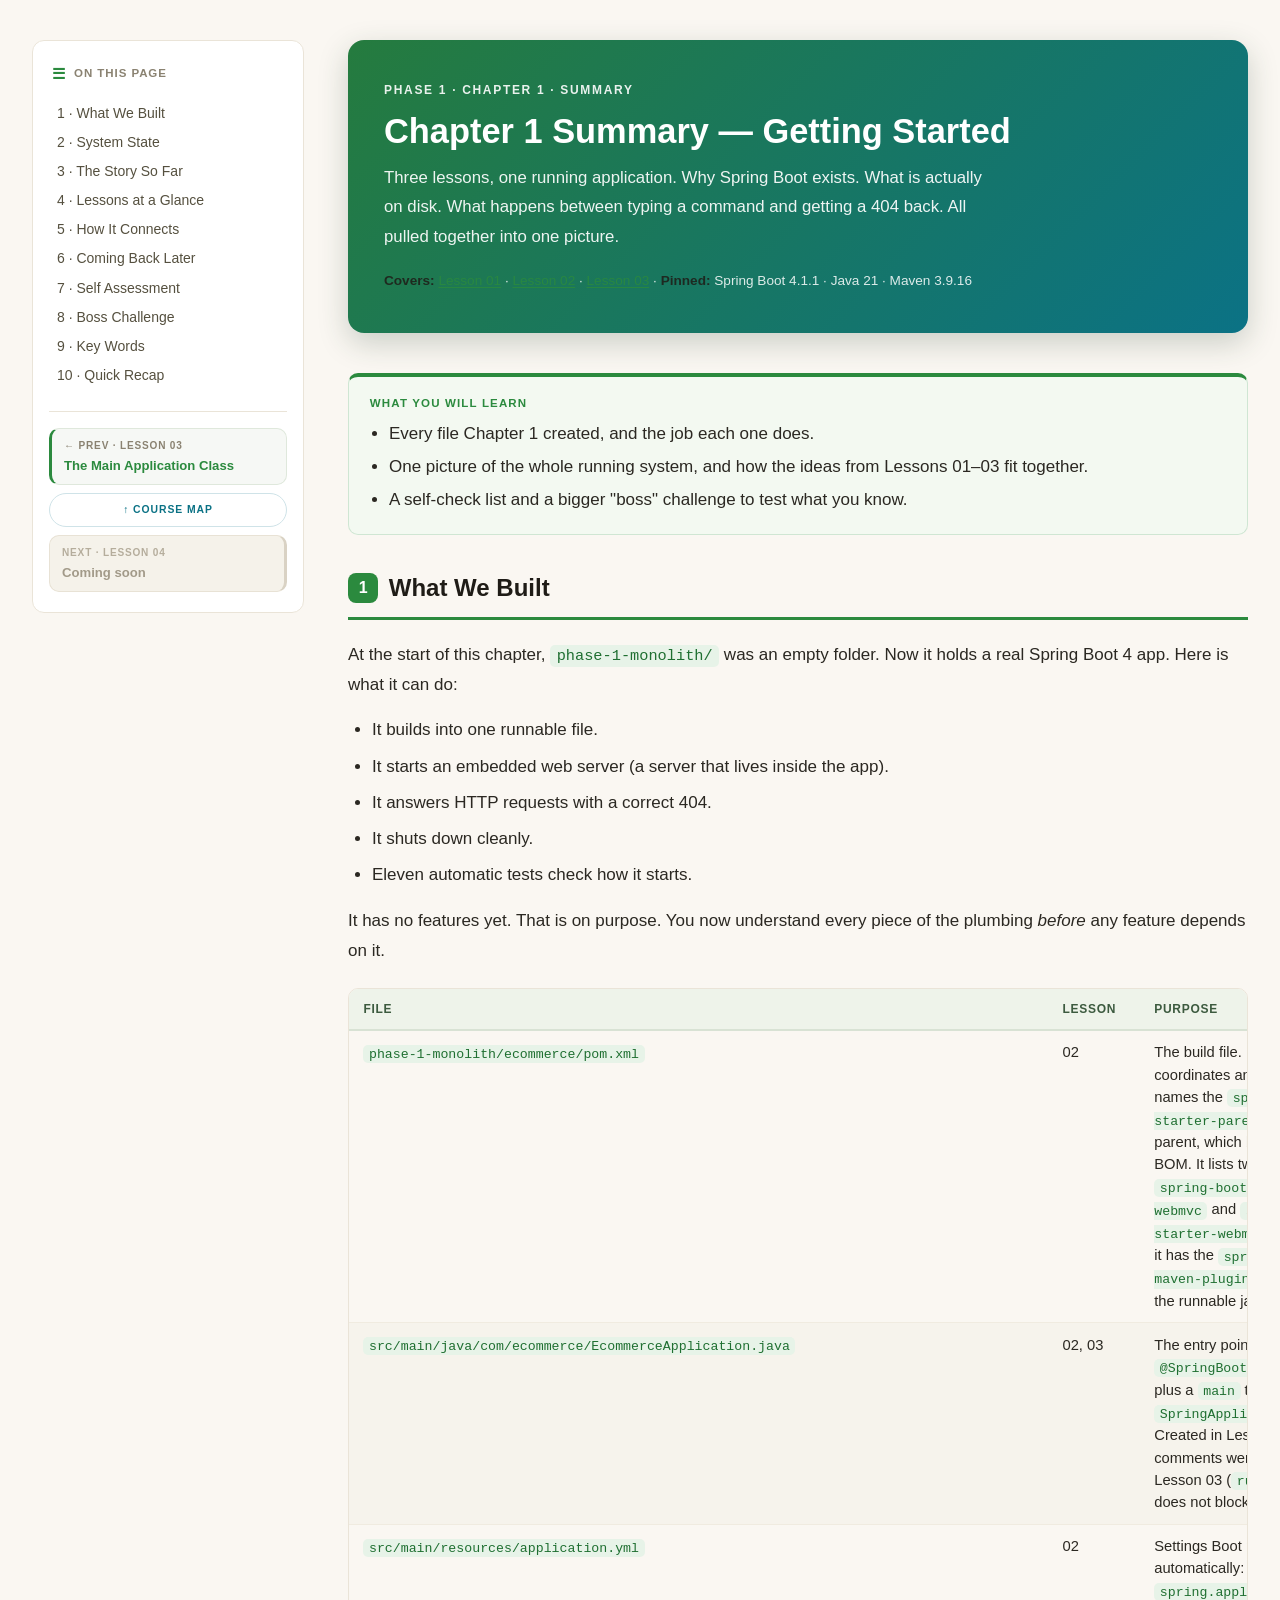
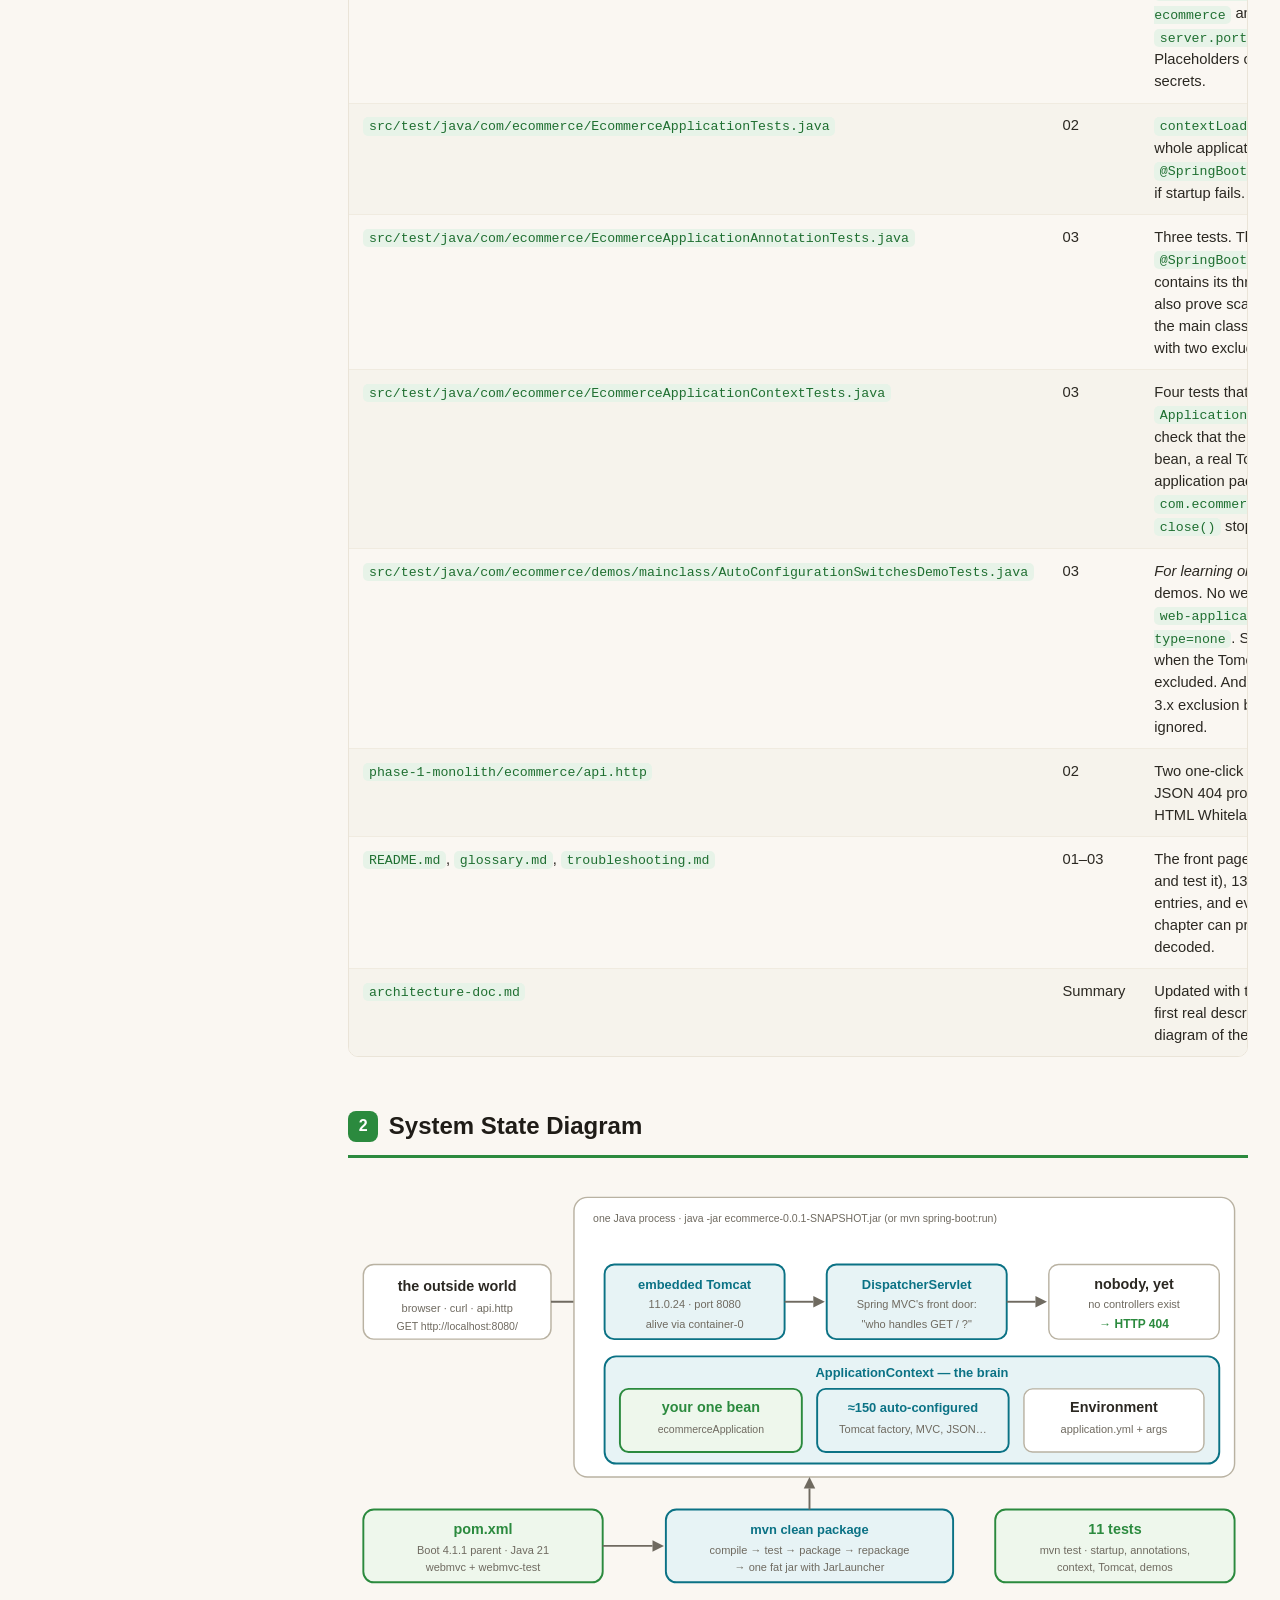
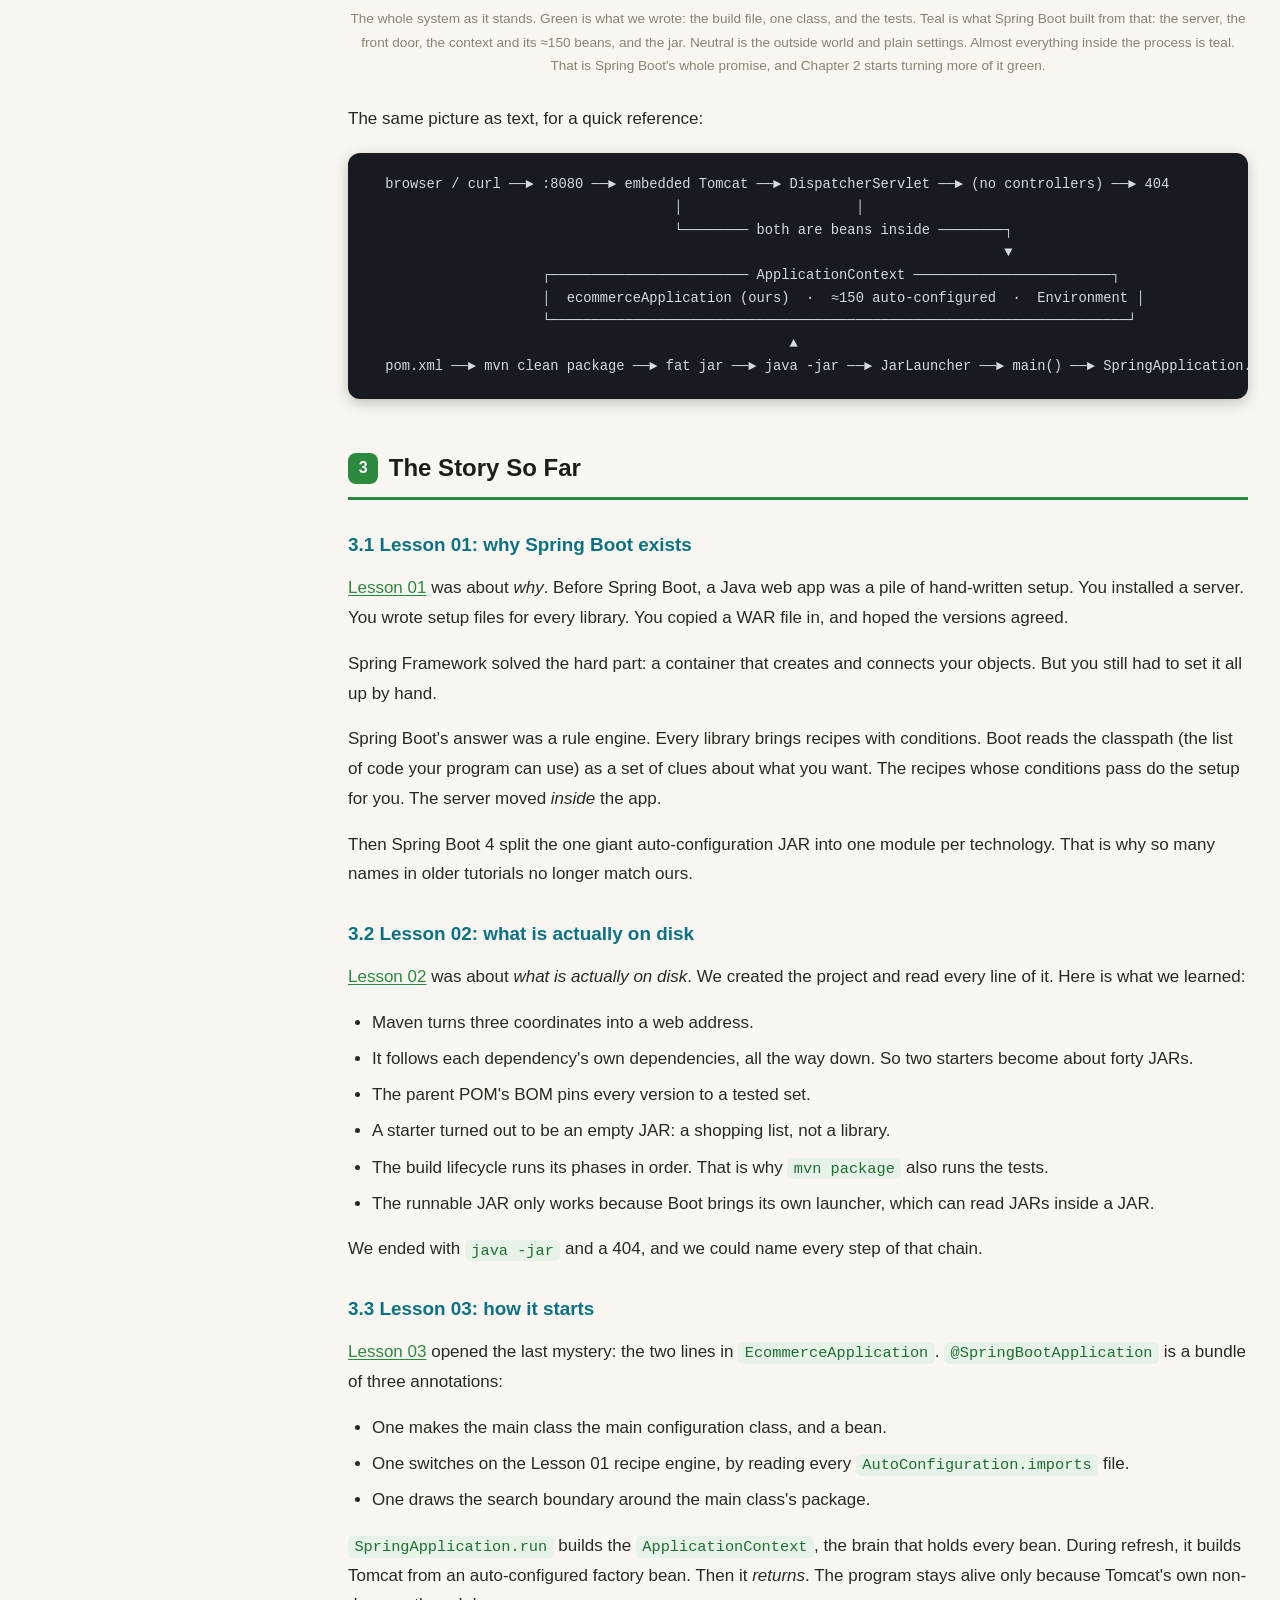
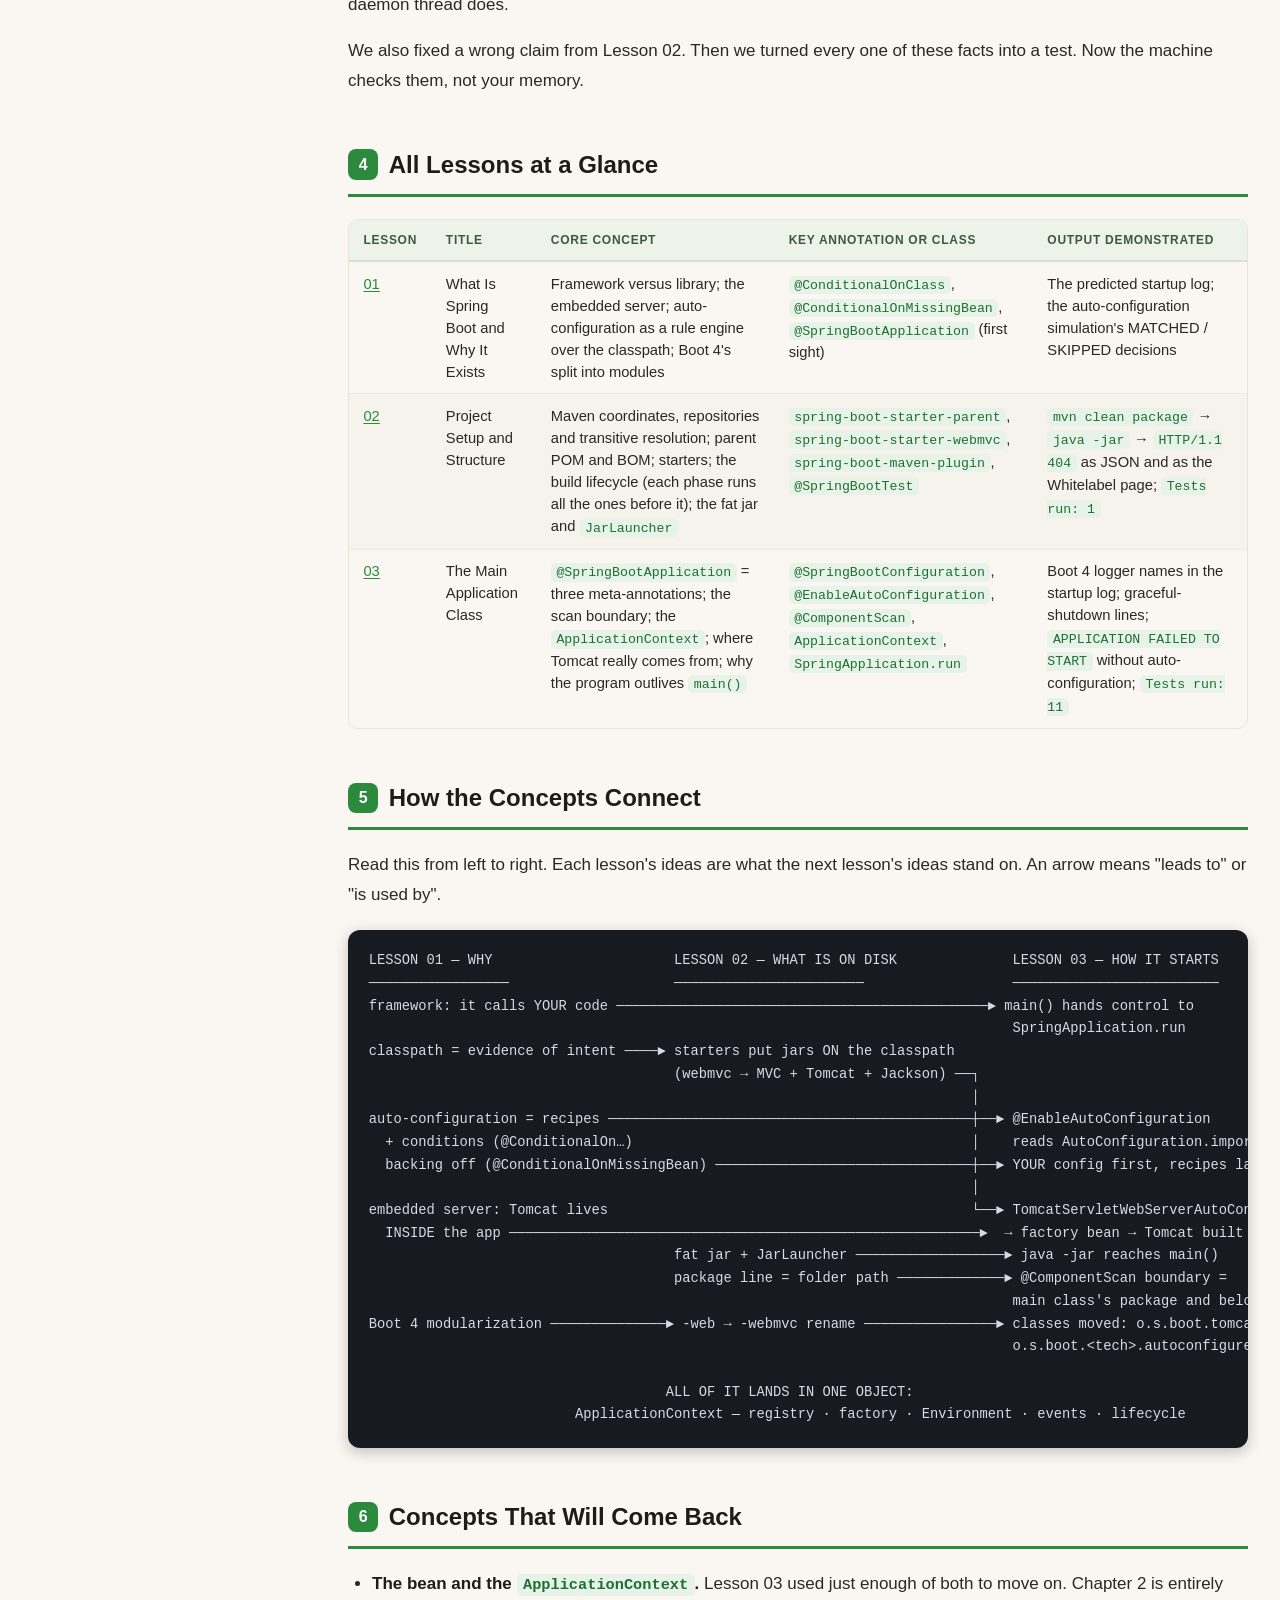
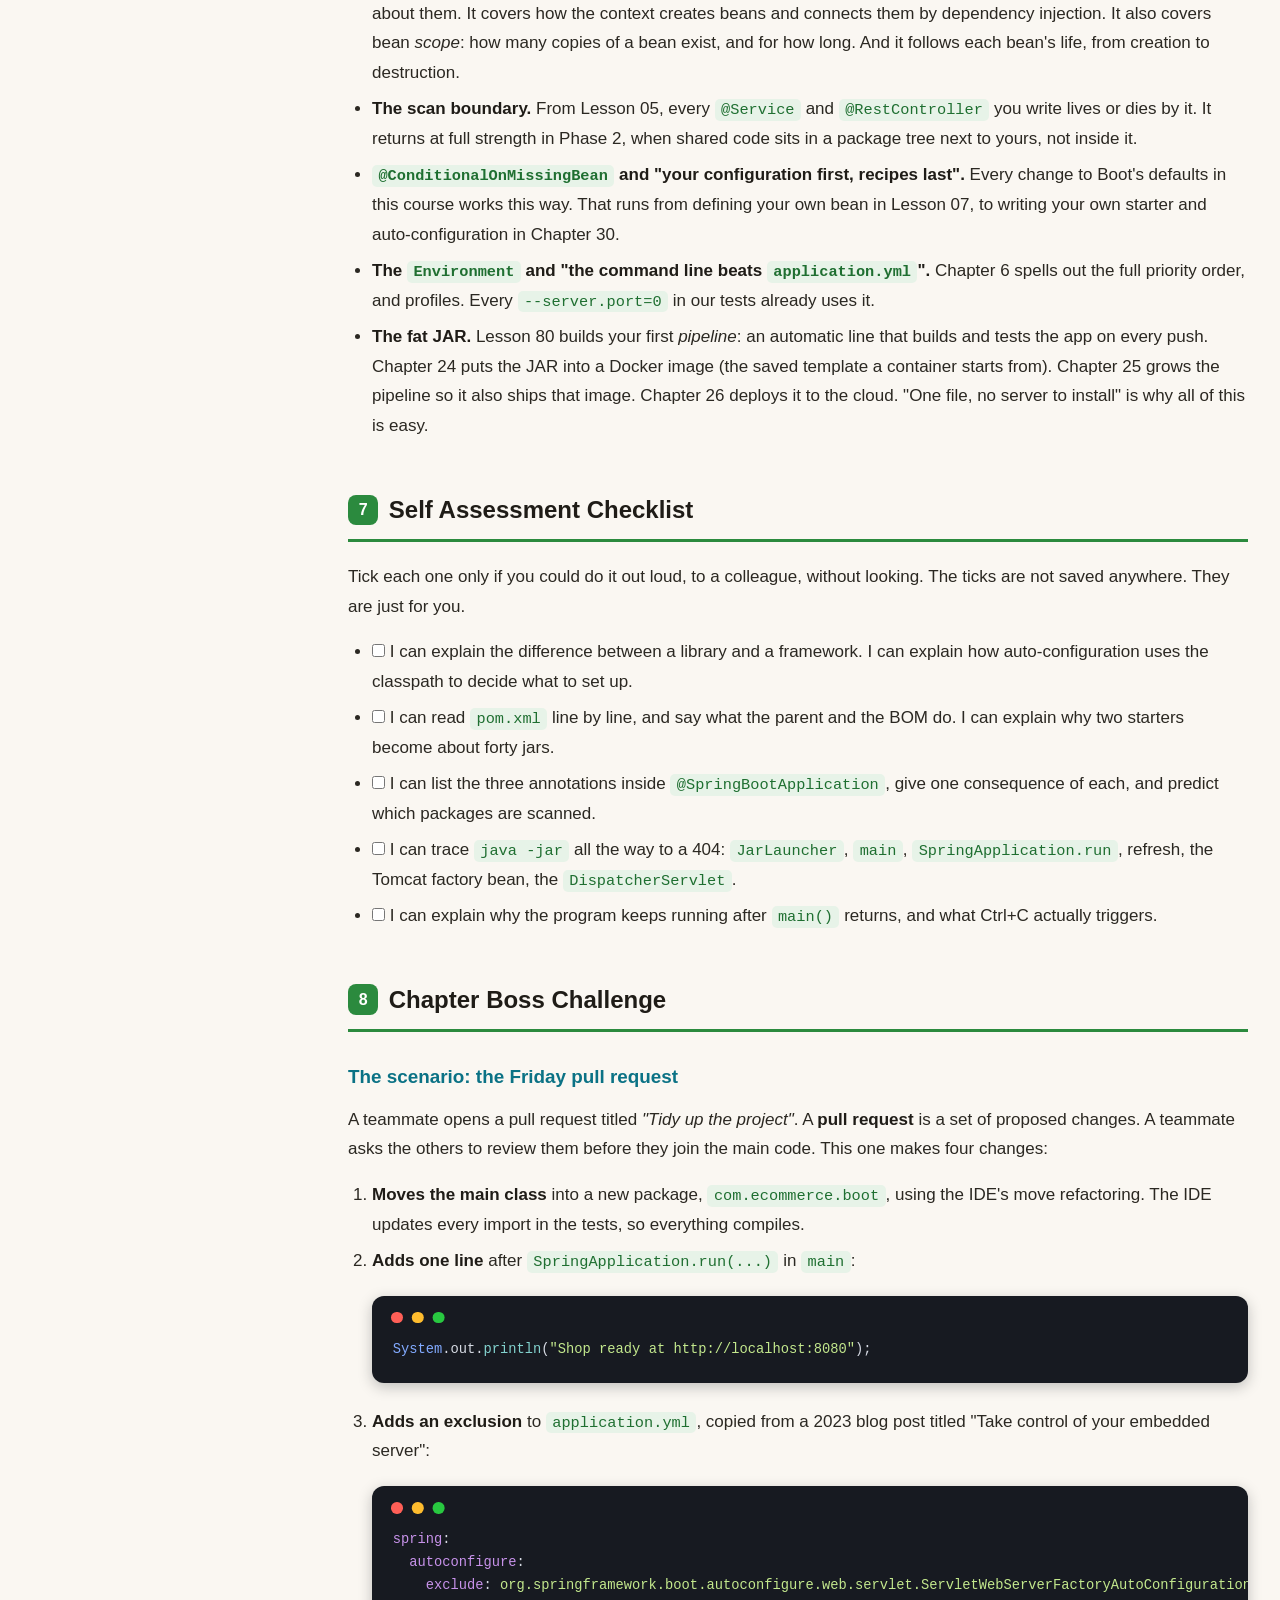
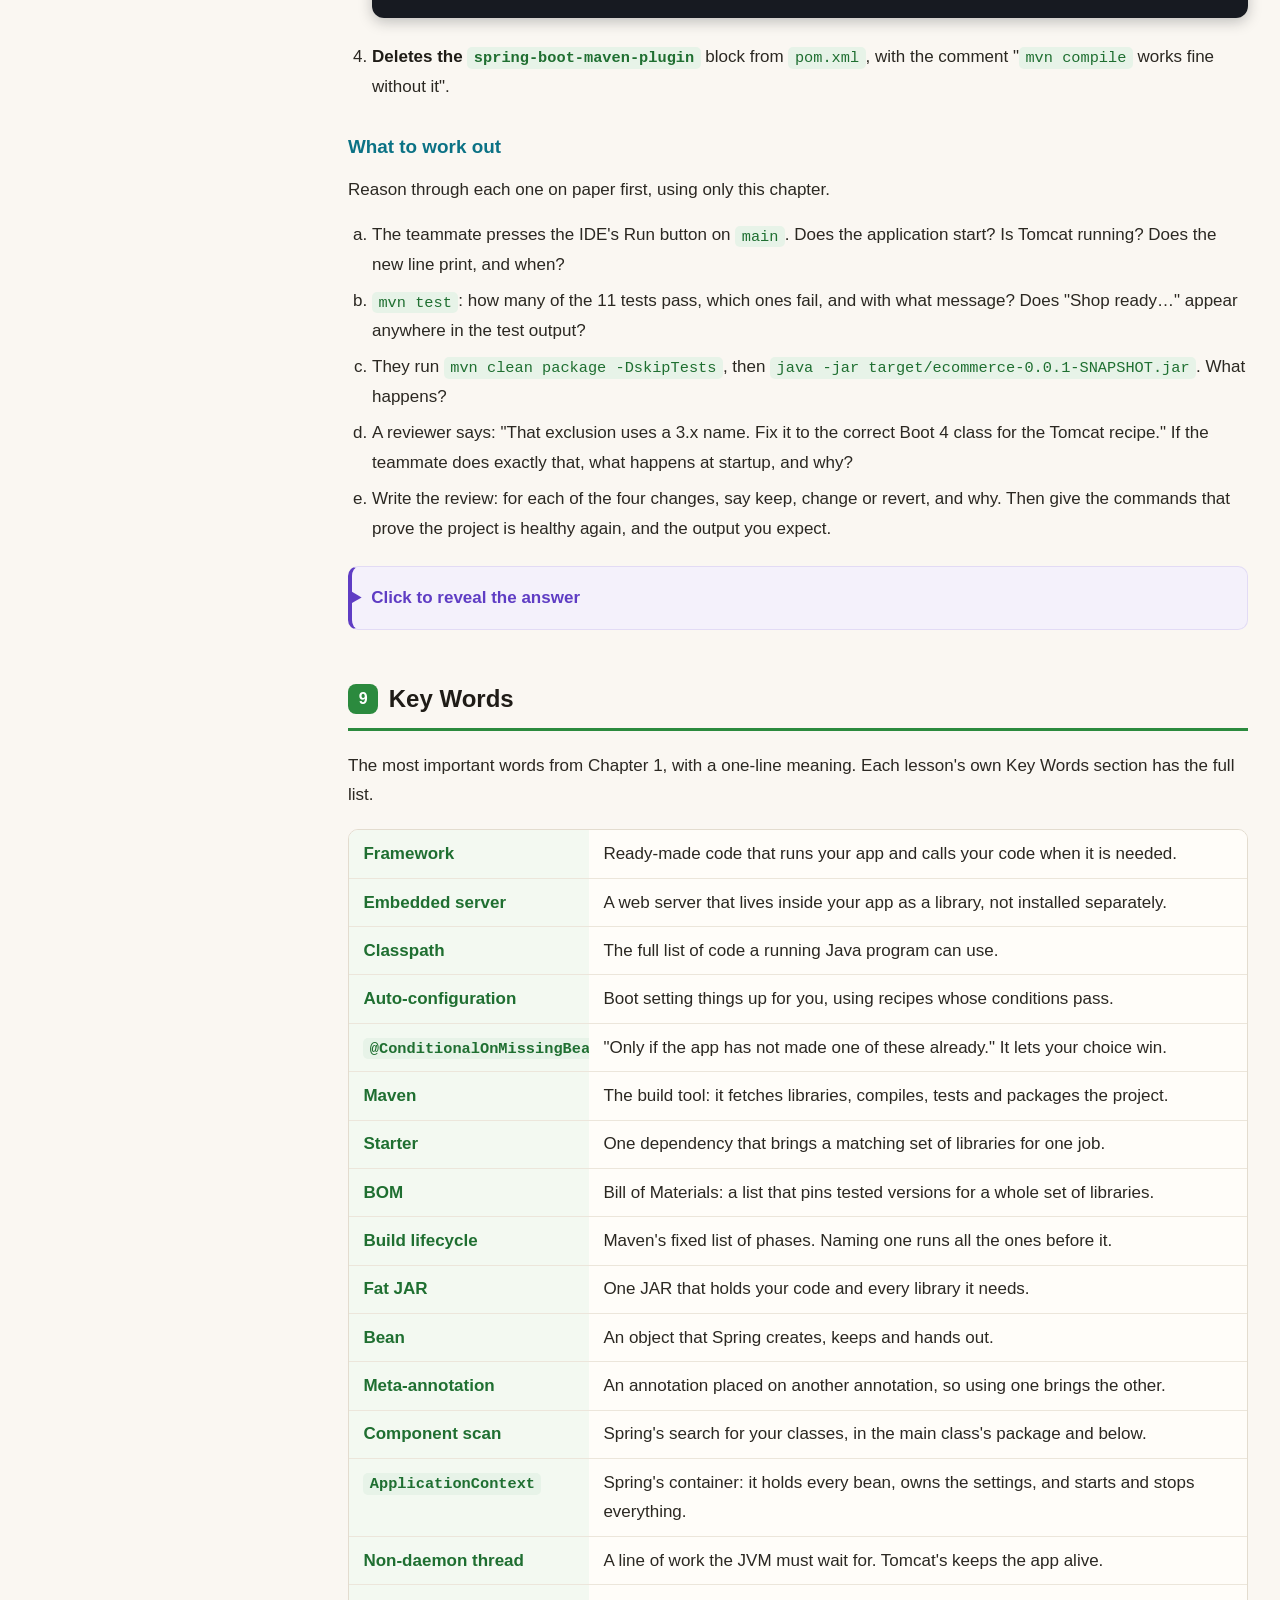
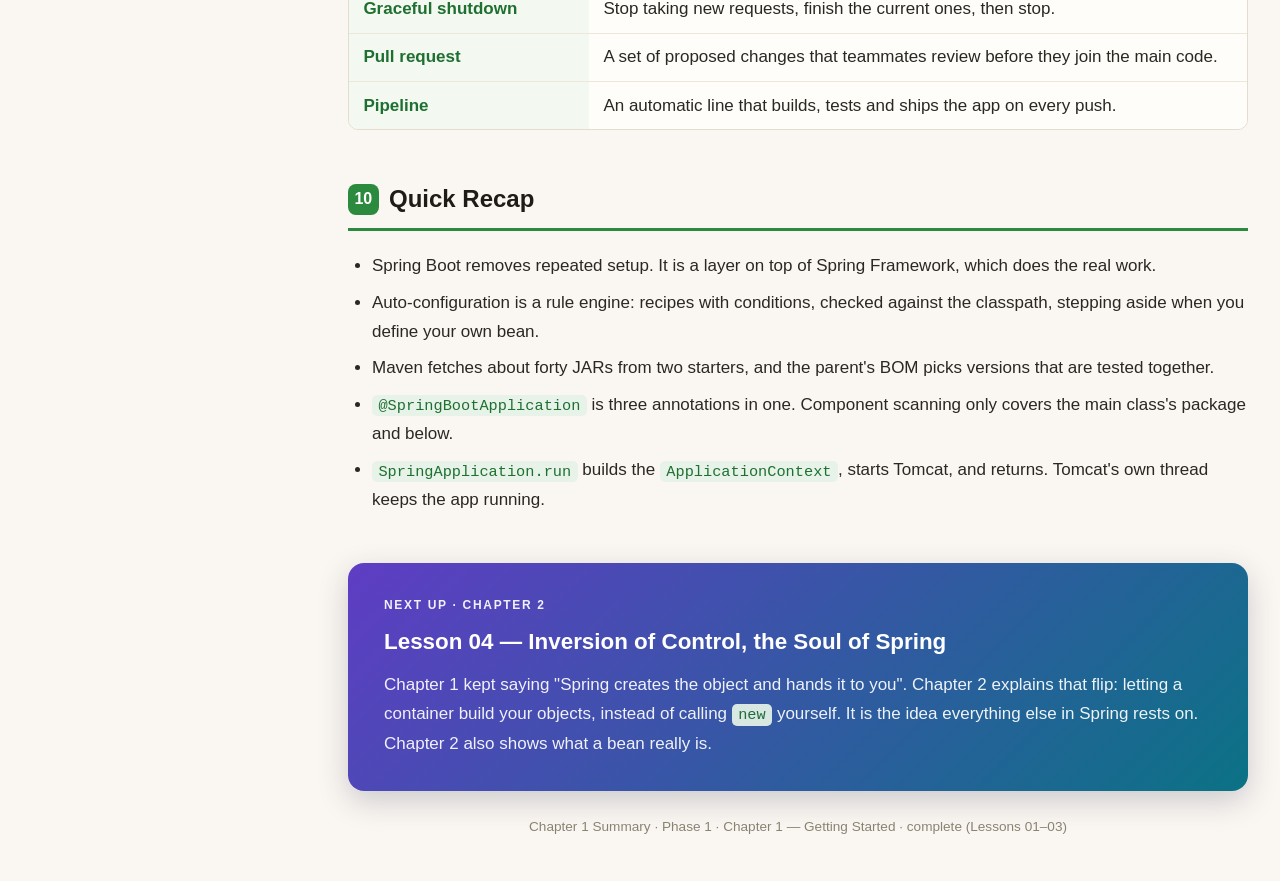
<file: lessons/phase-1-spring-boot-foundations/chapter-01-getting-started/chapter-01-summary.html>
<!DOCTYPE html>
<html lang="en">
<head>
  <meta charset="utf-8">
  <meta name="viewport" content="width=device-width, initial-scale=1">
  <title>Chapter 1 Summary — Getting Started</title>
  <link rel="stylesheet" href="../../assets/lesson.css">
</head>
<body>
<div class="page">

  <details class="toc" open>
    <summary class="toc-title"><span class="toc-label">On this page</span></summary>
    <nav>
      <a href="#built">1 · What We Built</a>
      <a href="#state">2 · System State</a>
      <a href="#story">3 · The Story So Far</a>
      <a href="#glance">4 · Lessons at a Glance</a>
      <a href="#connect">5 · How It Connects</a>
      <a href="#comeback">6 · Coming Back Later</a>
      <a href="#checklist">7 · Self Assessment</a>
      <a href="#boss">8 · Boss Challenge</a>
      <a href="#keywords">9 · Key Words</a>
      <a href="#recap">10 · Quick Recap</a>
    </nav>
    <div class="prevnext">
      <a class="prev" href="lesson-03-the-main-application-class.html"><span class="nav-dir">← Prev · Lesson 03</span><span class="nav-title">The Main Application Class</span></a>
      <a class="hublink" href="../../index.html">↑ Course map</a>
      <a class="next disabled" href="#"><span class="nav-dir">Next · Lesson 04</span><span class="nav-title">Coming soon</span></a>
    </div>
  </details>

  <main>

    <header class="lesson">
      <p class="kicker">Phase 1 · Chapter 1 · Summary</p>
      <h1>Chapter 1 Summary — Getting Started</h1>
      <p class="subtitle">Three lessons, one running application. Why Spring Boot exists. What is actually on disk. What happens between typing a command and getting a 404 back. All pulled together into one picture.</p>
      <p class="meta"><strong>Covers:</strong> <a href="lesson-01-what-is-spring-boot-and-why-it-exists.html">Lesson 01</a> · <a href="lesson-02-project-setup-and-structure.html">Lesson 02</a> · <a href="lesson-03-the-main-application-class.html">Lesson 03</a> · <strong>Pinned:</strong> Spring Boot 4.1.1 · Java 21 · Maven 3.9.16</p>
    </header>

    <div class="learn">
      <ul>
        <li>Every file Chapter 1 created, and the job each one does.</li>
        <li>One picture of the whole running system, and how the ideas from Lessons 01–03 fit together.</li>
        <li>A self-check list and a bigger "boss" challenge to test what you know.</li>
      </ul>
    </div>

    <!-- ============================================================= -->
    <section id="built">
      <h2><span class="secno">1</span>What We Built</h2>

      <p>At the start of this chapter, <code>phase-1-monolith/</code> was an empty folder. Now it holds a real Spring Boot 4 app. Here is what it can do:</p>

      <ul>
        <li>It builds into one runnable file.</li>
        <li>It starts an embedded web server (a server that lives inside the app).</li>
        <li>It answers HTTP requests with a correct 404.</li>
        <li>It shuts down cleanly.</li>
        <li>Eleven automatic tests check how it starts.</li>
      </ul>

      <p>It has no features yet. That is on purpose. You now understand every piece of the plumbing <em>before</em> any feature depends on it.</p>

      <div class="tablewrap">
        <table>
          <thead><tr><th>File</th><th>Lesson</th><th>Purpose</th></tr></thead>
          <tbody>
            <tr><td><code>phase-1-monolith/ecommerce/pom.xml</code></td><td>02</td><td>The build file. It holds our coordinates and Java 21. It names the <code>spring-boot-starter-parent:4.1.1</code> parent, which brings the BOM. It lists two starters: <code>spring-boot-starter-webmvc</code> and <code>spring-boot-starter-webmvc-test</code>. And it has the <code>spring-boot-maven-plugin</code>, which makes the runnable jar.</td></tr>
            <tr><td><code>src/main/java/com/ecommerce/EcommerceApplication.java</code></td><td>02, 03</td><td>The entry point. <code>@SpringBootApplication</code> plus a <code>main</code> that calls <code>SpringApplication.run</code>. Created in Lesson 02; its comments were corrected in Lesson 03 (<code>run</code> returns; it does not block).</td></tr>
            <tr><td><code>src/main/resources/application.yml</code></td><td>02</td><td>Settings Boot reads automatically: <code>spring.application.name: ecommerce</code> and <code>server.port: 8080</code>. Placeholders only, never real secrets.</td></tr>
            <tr><td><code>src/test/java/com/ecommerce/EcommerceApplicationTests.java</code></td><td>02</td><td><code>contextLoads()</code>: starts the whole application under <code>@SpringBootTest</code> and fails if startup fails.</td></tr>
            <tr><td><code>src/test/java/com/ecommerce/EcommerceApplicationAnnotationTests.java</code></td><td>03</td><td>Three tests. They prove <code>@SpringBootApplication</code> contains its three parts. They also prove scanning starts at the main class's package, with two exclude filters.</td></tr>
            <tr><td><code>src/test/java/com/ecommerce/EcommerceApplicationContextTests.java</code></td><td>03</td><td>Four tests that open the real <code>ApplicationContext</code>. They check that the main class is a bean, a real Tomcat runs, the application package is <code>com.ecommerce</code>, and <code>close()</code> stops everything.</td></tr>
            <tr><td><code>src/test/java/com/ecommerce/demos/mainclass/AutoConfigurationSwitchesDemoTests.java</code></td><td>03</td><td><em>For learning only.</em> Three demos. No web server with <code>web-application-type=none</code>. Startup failing when the Tomcat recipe is excluded. And an out-of-date 3.x exclusion being quietly ignored.</td></tr>
            <tr><td><code>phase-1-monolith/ecommerce/api.http</code></td><td>02</td><td>Two one-click requests: the JSON 404 probe and the HTML Whitelabel probe.</td></tr>
            <tr><td><code>README.md</code>, <code>glossary.md</code>, <code>troubleshooting.md</code></td><td>01–03</td><td>The front page (how to run and test it), 131 glossary entries, and every error this chapter can produce, decoded.</td></tr>
            <tr><td><code>architecture-doc.md</code></td><td>Summary</td><td>Updated with this chapter: the first real description and diagram of the system.</td></tr>
          </tbody>
        </table>
      </div>
    </section>

    <!-- ============================================================= -->
    <section id="state">
      <h2><span class="secno">2</span>System State Diagram</h2>

      <figure class="fig">
        <svg viewBox="0 0 940 430" role="img" aria-label="The system at the end of Chapter 1. On the left, outside the application, a neutral box: a browser, curl, or api.http sends a request to port 8080. It enters a large neutral box representing one Java process running the fat jar. Inside, along the top: the embedded Tomcat server in teal, on port 8080, kept alive by its container-0 thread; an arrow to the DispatcherServlet in teal; an arrow to a neutral box saying no controllers exist yet, so the answer is HTTP 404. Below them, a wide teal box: the ApplicationContext, holding three things: the green bean ecommerceApplication, our main class; a teal group of around one hundred and fifty auto-configured beans; and the neutral Environment, merging application.yml and the command line. Along the bottom, outside the process: the green pom.xml, an arrow to the teal Maven build that produces the fat jar, which feeds the process, and the green box of 11 tests run by mvn test.">
          <rect x="16" y="84" width="196" height="78" rx="11" class="fig-box"/>
          <text x="114" y="112" text-anchor="middle" class="fig-h">the outside world</text>
          <text x="114" y="134" text-anchor="middle" class="fig-small">browser · curl · api.http</text>
          <text x="114" y="152" text-anchor="middle" class="fig-mono-small">GET http://localhost:8080/</text>
          <path class="fig-arrow" d="M212,123 H252"/><polygon class="fig-arrowhead" points="252,117 252,129 264,123"/>

          <rect x="236" y="14" width="690" height="292" rx="14" class="fig-box"/>
          <text x="256" y="40" class="fig-mono-small">one Java process · java -jar ecommerce-0.0.1-SNAPSHOT.jar (or mvn spring-boot:run)</text>

          <rect x="268" y="84" width="188" height="78" rx="10" class="fig-box-teal"/>
          <text x="362" y="110" text-anchor="middle" class="fig-label-teal">embedded Tomcat</text>
          <text x="362" y="130" text-anchor="middle" class="fig-small">11.0.24 · port 8080</text>
          <text x="362" y="150" text-anchor="middle" class="fig-small">alive via container-0</text>
          <path class="fig-arrow" d="M456,123 H486"/><polygon class="fig-arrowhead" points="486,117 486,129 498,123"/>

          <rect x="500" y="84" width="188" height="78" rx="10" class="fig-box-teal"/>
          <text x="594" y="110" text-anchor="middle" class="fig-label-teal">DispatcherServlet</text>
          <text x="594" y="130" text-anchor="middle" class="fig-small">Spring MVC's front door:</text>
          <text x="594" y="150" text-anchor="middle" class="fig-small">"who handles GET / ?"</text>
          <path class="fig-arrow" d="M688,123 H718"/><polygon class="fig-arrowhead" points="718,117 718,129 730,123"/>

          <rect x="732" y="84" width="178" height="78" rx="10" class="fig-box"/>
          <text x="821" y="110" text-anchor="middle" class="fig-h">nobody, yet</text>
          <text x="821" y="130" text-anchor="middle" class="fig-small">no controllers exist</text>
          <text x="821" y="150" text-anchor="middle" class="fig-caption-accent">→ HTTP 404</text>

          <rect x="268" y="180" width="642" height="112" rx="12" class="fig-box-teal"/>
          <text x="589" y="202" text-anchor="middle" class="fig-label-teal">ApplicationContext — the brain</text>

          <rect x="284" y="214" width="190" height="66" rx="9" class="fig-box-green"/>
          <text x="379" y="238" text-anchor="middle" class="fig-h-green">your one bean</text>
          <text x="379" y="260" text-anchor="middle" class="fig-mono-small">ecommerceApplication</text>

          <rect x="490" y="214" width="200" height="66" rx="9" class="fig-box-teal"/>
          <text x="590" y="238" text-anchor="middle" class="fig-label-teal">≈150 auto-configured</text>
          <text x="590" y="260" text-anchor="middle" class="fig-small">Tomcat factory, MVC, JSON…</text>

          <rect x="706" y="214" width="188" height="66" rx="9" class="fig-box"/>
          <text x="800" y="238" text-anchor="middle" class="fig-h">Environment</text>
          <text x="800" y="260" text-anchor="middle" class="fig-small">application.yml + args</text>

          <rect x="16" y="340" width="250" height="76" rx="11" class="fig-box-green"/>
          <text x="141" y="366" text-anchor="middle" class="fig-h-green">pom.xml</text>
          <text x="141" y="386" text-anchor="middle" class="fig-small">Boot 4.1.1 parent · Java 21</text>
          <text x="141" y="404" text-anchor="middle" class="fig-small">webmvc + webmvc-test</text>
          <path class="fig-arrow" d="M266,378 H318"/><polygon class="fig-arrowhead" points="318,372 318,384 330,378"/>

          <rect x="332" y="340" width="300" height="76" rx="11" class="fig-box-teal"/>
          <text x="482" y="366" text-anchor="middle" class="fig-label-teal">mvn clean package</text>
          <text x="482" y="386" text-anchor="middle" class="fig-small">compile → test → package → repackage</text>
          <text x="482" y="404" text-anchor="middle" class="fig-small">→ one fat jar with JarLauncher</text>
          <path class="fig-arrow" d="M482,340 V318"/><polygon class="fig-arrowhead" points="476,318 488,318 482,306"/>

          <rect x="676" y="340" width="250" height="76" rx="11" class="fig-box-green"/>
          <text x="801" y="366" text-anchor="middle" class="fig-h-green">11 tests</text>
          <text x="801" y="386" text-anchor="middle" class="fig-small">mvn test · startup, annotations,</text>
          <text x="801" y="404" text-anchor="middle" class="fig-small">context, Tomcat, demos</text>
        </svg>
        <figcaption>The whole system as it stands. Green is what we wrote: the build file, one class, and the tests. Teal is what Spring Boot built from that: the server, the front door, the context and its ≈150 beans, and the jar. Neutral is the outside world and plain settings. Almost everything inside the process is teal. That is Spring Boot's whole promise, and Chapter 2 starts turning more of it green.</figcaption>
      </figure>

      <p>The same picture as text, for a quick reference:</p>

      <pre class="diagram">  browser / curl ──► :8080 ──► embedded Tomcat ──► DispatcherServlet ──► (no controllers) ──► 404
                                     │                     │
                                     └──────── both are beans inside ────────┐
                                                                             ▼
                     ┌──────────────────────── ApplicationContext ────────────────────────┐
                     │  ecommerceApplication (ours)  ·  ≈150 auto-configured  ·  Environment │
                     └──────────────────────────────────────────────────────────────────────┘
                                                   ▲
  pom.xml ──► mvn clean package ──► fat jar ──► java -jar ──► JarLauncher ──► main() ──► SpringApplication.run</pre>
    </section>

    <!-- ============================================================= -->
    <section id="story">
      <h2><span class="secno">3</span>The Story So Far</h2>

      <h3>3.1 Lesson 01: why Spring Boot exists</h3>

      <p><a href="lesson-01-what-is-spring-boot-and-why-it-exists.html">Lesson 01</a> was about <em>why</em>. Before Spring Boot, a Java web app was a pile of hand-written setup. You installed a server. You wrote setup files for every library. You copied a WAR file in, and hoped the versions agreed.</p>

      <p>Spring Framework solved the hard part: a container that creates and connects your objects. But you still had to set it all up by hand.</p>

      <p>Spring Boot's answer was a rule engine. Every library brings recipes with conditions. Boot reads the classpath (the list of code your program can use) as a set of clues about what you want. The recipes whose conditions pass do the setup for you. The server moved <em>inside</em> the app.</p>

      <p>Then Spring Boot 4 split the one giant auto-configuration JAR into one module per technology. That is why so many names in older tutorials no longer match ours.</p>

      <h3>3.2 Lesson 02: what is actually on disk</h3>

      <p><a href="lesson-02-project-setup-and-structure.html">Lesson 02</a> was about <em>what is actually on disk</em>. We created the project and read every line of it. Here is what we learned:</p>

      <ul>
        <li>Maven turns three coordinates into a web address.</li>
        <li>It follows each dependency's own dependencies, all the way down. So two starters become about forty JARs.</li>
        <li>The parent POM's BOM pins every version to a tested set.</li>
        <li>A starter turned out to be an empty JAR: a shopping list, not a library.</li>
        <li>The build lifecycle runs its phases in order. That is why <code>mvn package</code> also runs the tests.</li>
        <li>The runnable JAR only works because Boot brings its own launcher, which can read JARs inside a JAR.</li>
      </ul>

      <p>We ended with <code>java -jar</code> and a 404, and we could name every step of that chain.</p>

      <h3>3.3 Lesson 03: how it starts</h3>

      <p><a href="lesson-03-the-main-application-class.html">Lesson 03</a> opened the last mystery: the two lines in <code>EcommerceApplication</code>. <code>@SpringBootApplication</code> is a bundle of three annotations:</p>

      <ul>
        <li>One makes the main class the main configuration class, and a bean.</li>
        <li>One switches on the Lesson 01 recipe engine, by reading every <code>AutoConfiguration.imports</code> file.</li>
        <li>One draws the search boundary around the main class's package.</li>
      </ul>

      <p><code>SpringApplication.run</code> builds the <code>ApplicationContext</code>, the brain that holds every bean. During refresh, it builds Tomcat from an auto-configured factory bean. Then it <em>returns</em>. The program stays alive only because Tomcat's own non-daemon thread does.</p>

      <p>We also fixed a wrong claim from Lesson 02. Then we turned every one of these facts into a test. Now the machine checks them, not your memory.</p>
    </section>

    <!-- ============================================================= -->
    <section id="glance">
      <h2><span class="secno">4</span>All Lessons at a Glance</h2>

      <div class="tablewrap">
        <table>
          <thead><tr><th>Lesson</th><th>Title</th><th>Core concept</th><th>Key annotation or class</th><th>Output demonstrated</th></tr></thead>
          <tbody>
            <tr>
              <td><a href="lesson-01-what-is-spring-boot-and-why-it-exists.html">01</a></td>
              <td>What Is Spring Boot and Why It Exists</td>
              <td>Framework versus library; the embedded server; auto-configuration as a rule engine over the classpath; Boot 4's split into modules</td>
              <td><code>@ConditionalOnClass</code>, <code>@ConditionalOnMissingBean</code>, <code>@SpringBootApplication</code> (first sight)</td>
              <td>The predicted startup log; the auto-configuration simulation's MATCHED / SKIPPED decisions</td>
            </tr>
            <tr>
              <td><a href="lesson-02-project-setup-and-structure.html">02</a></td>
              <td>Project Setup and Structure</td>
              <td>Maven coordinates, repositories and transitive resolution; parent POM and BOM; starters; the build lifecycle (each phase runs all the ones before it); the fat jar and <code>JarLauncher</code></td>
              <td><code>spring-boot-starter-parent</code>, <code>spring-boot-starter-webmvc</code>, <code>spring-boot-maven-plugin</code>, <code>@SpringBootTest</code></td>
              <td><code>mvn clean package</code> → <code>java -jar</code> → <code>HTTP/1.1 404</code> as JSON and as the Whitelabel page; <code>Tests run: 1</code></td>
            </tr>
            <tr>
              <td><a href="lesson-03-the-main-application-class.html">03</a></td>
              <td>The Main Application Class</td>
              <td><code>@SpringBootApplication</code> = three meta-annotations; the scan boundary; the <code>ApplicationContext</code>; where Tomcat really comes from; why the program outlives <code>main()</code></td>
              <td><code>@SpringBootConfiguration</code>, <code>@EnableAutoConfiguration</code>, <code>@ComponentScan</code>, <code>ApplicationContext</code>, <code>SpringApplication.run</code></td>
              <td>Boot 4 logger names in the startup log; graceful-shutdown lines; <code>APPLICATION FAILED TO START</code> without auto-configuration; <code>Tests run: 11</code></td>
            </tr>
          </tbody>
        </table>
      </div>
    </section>

    <!-- ============================================================= -->
    <section id="connect">
      <h2><span class="secno">5</span>How the Concepts Connect</h2>

      <p>Read this from left to right. Each lesson's ideas are what the next lesson's ideas stand on. An arrow means "leads to" or "is used by".</p>

      <pre class="diagram">LESSON 01 — WHY                      LESSON 02 — WHAT IS ON DISK              LESSON 03 — HOW IT STARTS
─────────────────                    ───────────────────────                  ─────────────────────────
framework: it calls YOUR code ─────────────────────────────────────────────► main() hands control to
                                                                              SpringApplication.run
classpath = evidence of intent ────► starters put jars ON the classpath
                                     (webmvc → MVC + Tomcat + Jackson) ──┐
                                                                         │
auto-configuration = recipes ────────────────────────────────────────────┼──► @EnableAutoConfiguration
  + conditions (@ConditionalOn…)                                         │    reads AutoConfiguration.imports,
  backing off (@ConditionalOnMissingBean) ───────────────────────────────┼──► YOUR config first, recipes last
                                                                         │
embedded server: Tomcat lives                                            └──► TomcatServletWebServerAutoConfiguration
  INSIDE the app ─────────────────────────────────────────────────────────►  → factory bean → Tomcat built in onRefresh
                                     fat jar + JarLauncher ──────────────────► java -jar reaches main()
                                     package line = folder path ─────────────► @ComponentScan boundary =
                                                                              main class's package and below
Boot 4 modularization ──────────────► -web → -webmvc rename ────────────────► classes moved: o.s.boot.tomcat,
                                                                              o.s.boot.&lt;tech&gt;.autoconfigure

                                    ALL OF IT LANDS IN ONE OBJECT:
                         ApplicationContext — registry · factory · Environment · events · lifecycle</pre>
    </section>

    <!-- ============================================================= -->
    <section id="comeback">
      <h2><span class="secno">6</span>Concepts That Will Come Back</h2>

      <ul>
        <li><strong>The bean and the <code>ApplicationContext</code>.</strong> Lesson 03 used just enough of both to move on. Chapter 2 is entirely about them. It covers how the context creates beans and connects them by dependency injection. It also covers bean <em>scope</em>: how many copies of a bean exist, and for how long. And it follows each bean's life, from creation to destruction.</li>
        <li><strong>The scan boundary.</strong> From Lesson 05, every <code>@Service</code> and <code>@RestController</code> you write lives or dies by it. It returns at full strength in Phase 2, when shared code sits in a package tree next to yours, not inside it.</li>
        <li><strong><code>@ConditionalOnMissingBean</code> and "your configuration first, recipes last".</strong> Every change to Boot's defaults in this course works this way. That runs from defining your own bean in Lesson 07, to writing your own starter and auto-configuration in Chapter 30.</li>
        <li><strong>The <code>Environment</code> and "the command line beats <code>application.yml</code>".</strong> Chapter 6 spells out the full priority order, and profiles. Every <code>--server.port=0</code> in our tests already uses it.</li>
        <li><strong>The fat JAR.</strong> Lesson 80 builds your first <em>pipeline</em>: an automatic line that builds and tests the app on every push. Chapter 24 puts the JAR into a Docker image (the saved template a container starts from). Chapter 25 grows the pipeline so it also ships that image. Chapter 26 deploys it to the cloud. "One file, no server to install" is why all of this is easy.</li>
      </ul>
    </section>

    <!-- ============================================================= -->
    <section id="checklist">
      <h2><span class="secno">7</span>Self Assessment Checklist</h2>

      <p>Tick each one only if you could do it out loud, to a colleague, without looking. The ticks are not saved anywhere. They are just for you.</p>

      <ul>
        <li><label><input type="checkbox"> I can explain the difference between a library and a framework. I can explain how auto-configuration uses the classpath to decide what to set up.</label></li>
        <li><label><input type="checkbox"> I can read <code>pom.xml</code> line by line, and say what the parent and the BOM do. I can explain why two starters become about forty jars.</label></li>
        <li><label><input type="checkbox"> I can list the three annotations inside <code>@SpringBootApplication</code>, give one consequence of each, and predict which packages are scanned.</label></li>
        <li><label><input type="checkbox"> I can trace <code>java -jar</code> all the way to a 404: <code>JarLauncher</code>, <code>main</code>, <code>SpringApplication.run</code>, refresh, the Tomcat factory bean, the <code>DispatcherServlet</code>.</label></li>
        <li><label><input type="checkbox"> I can explain why the program keeps running after <code>main()</code> returns, and what Ctrl+C actually triggers.</label></li>
      </ul>
    </section>

    <!-- ============================================================= -->
    <section id="boss">
      <h2><span class="secno">8</span>Chapter Boss Challenge</h2>

      <h3>The scenario: the Friday pull request</h3>

      <p>A teammate opens a pull request titled <em>"Tidy up the project"</em>. A <strong>pull request</strong> is a set of proposed changes. A teammate asks the others to review them before they join the main code. This one makes four changes:</p>

      <ol>
        <li><strong>Moves the main class</strong> into a new package, <code>com.ecommerce.boot</code>, using the IDE's move refactoring. The IDE updates every import in the tests, so everything compiles.</li>
        <li><strong>Adds one line</strong> after <code>SpringApplication.run(...)</code> in <code>main</code>:
          <pre><code><span class="t">System</span>.out.<span class="fn">println</span>(<span class="s">"Shop ready at http://localhost:8080"</span>);</code></pre>
        </li>
        <li><strong>Adds an exclusion</strong> to <code>application.yml</code>, copied from a 2023 blog post titled "Take control of your embedded server":
          <pre><code><span class="k">spring</span>:
  <span class="k">autoconfigure</span>:
    <span class="k">exclude</span>: <span class="s">org.springframework.boot.autoconfigure.web.servlet.ServletWebServerFactoryAutoConfiguration</span></code></pre>
        </li>
        <li><strong>Deletes the <code>spring-boot-maven-plugin</code></strong> block from <code>pom.xml</code>, with the comment "<code>mvn compile</code> works fine without it".</li>
      </ol>

      <h3>What to work out</h3>

      <p>Reason through each one on paper first, using only this chapter.</p>
      <ol type="a">
        <li>The teammate presses the IDE's Run button on <code>main</code>. Does the application start? Is Tomcat running? Does the new line print, and when?</li>
        <li><code>mvn test</code>: how many of the 11 tests pass, which ones fail, and with what message? Does "Shop ready…" appear anywhere in the test output?</li>
        <li>They run <code>mvn clean package -DskipTests</code>, then <code>java -jar target/ecommerce-0.0.1-SNAPSHOT.jar</code>. What happens?</li>
        <li>A reviewer says: "That exclusion uses a 3.x name. Fix it to the correct Boot 4 class for the Tomcat recipe." If the teammate does exactly that, what happens at startup, and why?</li>
        <li>Write the review: for each of the four changes, say keep, change or revert, and why. Then give the commands that prove the project is healthy again, and the output you expect.</li>
      </ol>

      <details>
        <summary>Click to reveal the answer</summary>

        <p><strong>a. Run from the IDE: it starts, Tomcat runs, and the line prints once.</strong> Here is why, step by step:</p>
        <ol>
          <li>The move does not affect auto-configuration or Tomcat at all.</li>
          <li>The exclusion names a class that does not exist in Boot 4. The core <code>spring-boot-autoconfigure</code> JAR no longer holds any web-server recipe.</li>
          <li>Boot's exclusion check only complains about a class that <em>is</em> on the classpath but is not a recipe. It quietly ignores a name that is not on the classpath at all. So the exclusion does nothing.</li>
          <li><code>TomcatServletWebServerAutoConfiguration</code> still matches, and Tomcat starts on 8080.</li>
          <li><code>run</code> returns once startup is complete. So "Shop ready at http://localhost:8080" prints once, straight after <code>Started EcommerceApplication in … seconds</code>.</li>
          <li>The app then keeps running on Tomcat's non-daemon <code>container-0</code> thread.</li>
        </ol>
        <p>The logger column for our class now reads <code>com.ecommerce.boot.EcommerceApplication</code>.</p>

        <p><strong>b. <code>mvn test</code>: 10 pass, 1 fails, BUILD FAILURE.</strong></p>
        <ul>
          <li><code>theApplicationPackageIsTheMainClassPackage</code> fails. AssertJ reports that it expected exactly <code>["com.ecommerce"]</code> and found <code>["com.ecommerce.boot"]</code>. This is the guard Lesson 03 added for exactly this change.</li>
          <li><code>contextLoads()</code> <em>passes</em>. <code>@SpringBootTest</code> searches from <code>com.ecommerce</code> downwards first and finds the one <code>@SpringBootConfiguration</code> in <code>com.ecommerce.boot</code>.</li>
          <li>The three anatomy tests pass, because the annotation is unchanged. The other three context tests pass, because the bean name and Tomcat do not depend on the package. The three demos pass too. Two of them set their own <code>spring.autoconfigure.exclude</code> on the command line. The command line beats <code>application.yml</code>, so theirs replaces the one in the YAML file. The third sets no exclusion, so the YAML one applies, and it does nothing.</li>
          <li><strong>"Shop ready…" never appears in the test output.</strong> No test calls <code>main</code>. They all call <code>SpringApplication.run</code> directly. So the line after it in <code>main</code> never runs. It is a small reminder: tests only run exactly what they call, and nothing else.</li>
        </ul>
        <pre><code>[ERROR] Failures:
[ERROR]   EcommerceApplicationContextTests.theApplicationPackageIsTheMainClassPackage
  Expecting actual:
    ["com.ecommerce.boot"]
  to contain exactly (and in same order):
    ["com.ecommerce"]
<span class="hi">[ERROR] Tests run: 11, Failures: 1, Errors: 0, Skipped: 0</span>
[INFO] BUILD FAILURE</code></pre>
        <p>A prediction. AssertJ's exact layout may differ a little. The test name, the two lists, and <code>Failures: 1</code> will not.</p>

        <p><strong>c. <code>java -jar</code>: <code>no main manifest attribute, in target/ecommerce-0.0.1-SNAPSHOT.jar</code>.</strong> <code>-DskipTests</code> got past the failing test. That alone should worry a reviewer: the JAR now has no proof behind it.</p>
        <p>Without the <code>spring-boot-maven-plugin</code>, there is no <code>repackage</code> step. Maven makes a plain JAR that holds only our own classes. It has no dependency JARs inside. Its manifest (the small file that tells Java which class to start) has no <code>Main-Class</code> line. "<code>mvn compile</code> works fine without it" was true. But compiling was never the plugin's job.</p>

        <p><strong>d. The "fixed" exclusion breaks startup.</strong> Follow the chain:</p>
        <ol>
          <li>Now the exclusion names <code>org.springframework.boot.tomcat.autoconfigure.servlet.TomcatServletWebServerAutoConfiguration</code>.</li>
          <li>That is the one recipe that defines a <code>ServletWebServerFactory</code>. Boot removes it before it even checks its conditions.</li>
          <li>Spring MVC is still on the classpath, so this is still a servlet web app.</li>
          <li>During <code>onRefresh</code>, the context asks for exactly one factory, finds zero, and gives up:</li>
        </ol>
        <pre><code>***************************
APPLICATION FAILED TO START
***************************

Description:

<span class="hi">Web application could not be started as there was no org.springframework.boot.web.server.servlet.ServletWebServerFactory
bean defined in the context.</span></code></pre>
        <p>That is exactly what our demo test <code>excludingTheTomcatRecipeMeansTheWebApplicationCannotStart</code> checks. "Taking control of the embedded server", as the blog post put it, never meant excluding the recipe. It meant defining your <em>own</em> factory bean, so the recipe steps back through <code>@ConditionalOnMissingBean</code>. That is a Lesson 07 skill. The two versions of this exclusion fail in opposite ways. The old name quietly does nothing. The correct name breaks startup loudly.</p>

        <p><strong>e. The review.</strong></p>
        <div class="tablewrap">
          <table>
            <thead><tr><th>Change</th><th>Verdict</th><th>Why</th></tr></thead>
            <tbody>
              <tr><td>Main class to <code>com.ecommerce.boot</code></td><td>Revert</td><td>It moves the scan boundary, so every future class in <code>com.ecommerce.product</code>, <code>.order</code> and so on becomes invisible. The failing test is right.</td></tr>
              <tr><td><code>println</code> after <code>run</code></td><td>Revert</td><td>Harmless, but startup work does not belong in <code>main</code>. It never runs in tests, and Lesson 10 shows the proper tool. Boot already logs the port.</td></tr>
              <tr><td>3.x exclusion in <code>application.yml</code></td><td>Revert (do not "fix")</td><td>As written it does nothing and misleads every reader. Corrected, it breaks the application. Neither is wanted.</td></tr>
              <tr><td>Deleting <code>spring-boot-maven-plugin</code></td><td>Revert</td><td>Without it there is no executable jar, so nothing can be deployed.</td></tr>
            </tbody>
          </table>
        </div>

        <p>Then, from <code>phase-1-monolith/ecommerce/</code>:</p>
        <pre><code>$ mvn clean package
...
<span class="hi">[INFO] Tests run: 11, Failures: 0, Errors: 0, Skipped: 0</span>
<span class="hi">[INFO] BUILD SUCCESS</span>

$ java -jar target/ecommerce-0.0.1-SNAPSHOT.jar
...
INFO ... o.s.boot.tomcat.TomcatWebServer          : Tomcat started on port 8080 (http) with context path '/'
<span class="hi">INFO ... com.ecommerce.EcommerceApplication       : Started EcommerceApplication in 1.9 seconds</span>

$ curl -i http://localhost:8080/
<span class="hi">HTTP/1.1 404</span></code></pre>
        <p>These are predictions. Timings and process details will differ. The test counts, the logger names and the 404 should not.</p>

        <div class="tryit">
          <p>You can try this pull request yourself, on a branch you will throw away. (A branch is a separate line of work in Git.) Run <code>git switch -c boss-challenge</code>. Make the four changes, and run each command above. Compare every answer with what your machine prints. Then run <code>git switch main</code> and <code>git branch -D boss-challenge</code> to throw the branch away. If anything disagrees with the predictions, the machine is right. Tell me what you saw.</p>
        </div>
      </details>
    </section>

    <!-- ============================================================= -->
    <section id="keywords">
      <h2><span class="secno">9</span>Key Words</h2>

      <p>The most important words from Chapter 1, with a one-line meaning. Each lesson's own Key Words section has the full list.</p>

      <dl class="keywords">
        <dt>Framework</dt><dd>Ready-made code that runs your app and calls your code when it is needed.</dd>
        <dt>Embedded server</dt><dd>A web server that lives inside your app as a library, not installed separately.</dd>
        <dt>Classpath</dt><dd>The full list of code a running Java program can use.</dd>
        <dt>Auto-configuration</dt><dd>Boot setting things up for you, using recipes whose conditions pass.</dd>
        <dt><code>@ConditionalOnMissingBean</code></dt><dd>"Only if the app has not made one of these already." It lets your choice win.</dd>
        <dt>Maven</dt><dd>The build tool: it fetches libraries, compiles, tests and packages the project.</dd>
        <dt>Starter</dt><dd>One dependency that brings a matching set of libraries for one job.</dd>
        <dt>BOM</dt><dd>Bill of Materials: a list that pins tested versions for a whole set of libraries.</dd>
        <dt>Build lifecycle</dt><dd>Maven's fixed list of phases. Naming one runs all the ones before it.</dd>
        <dt>Fat JAR</dt><dd>One JAR that holds your code and every library it needs.</dd>
        <dt>Bean</dt><dd>An object that Spring creates, keeps and hands out.</dd>
        <dt>Meta-annotation</dt><dd>An annotation placed on another annotation, so using one brings the other.</dd>
        <dt>Component scan</dt><dd>Spring's search for your classes, in the main class's package and below.</dd>
        <dt><code>ApplicationContext</code></dt><dd>Spring's container: it holds every bean, owns the settings, and starts and stops everything.</dd>
        <dt>Non-daemon thread</dt><dd>A line of work the JVM must wait for. Tomcat's keeps the app alive.</dd>
        <dt>Graceful shutdown</dt><dd>Stop taking new requests, finish the current ones, then stop.</dd>
        <dt>Pull request</dt><dd>A set of proposed changes that teammates review before they join the main code.</dd>
        <dt>Pipeline</dt><dd>An automatic line that builds, tests and ships the app on every push.</dd>
      </dl>
    </section>

    <!-- ============================================================= -->
    <section id="recap">
      <h2><span class="secno">10</span>Quick Recap</h2>

      <ul>
        <li>Spring Boot removes repeated setup. It is a layer on top of Spring Framework, which does the real work.</li>
        <li>Auto-configuration is a rule engine: recipes with conditions, checked against the classpath, stepping aside when you define your own bean.</li>
        <li>Maven fetches about forty JARs from two starters, and the parent's BOM picks versions that are tested together.</li>
        <li><code>@SpringBootApplication</code> is three annotations in one. Component scanning only covers the main class's package and below.</li>
        <li><code>SpringApplication.run</code> builds the <code>ApplicationContext</code>, starts Tomcat, and returns. Tomcat's own thread keeps the app running.</li>
      </ul>
    </section>

    <footer class="next">
      <p class="kicker">Next up · Chapter 2</p>
      <h2>Lesson 04 — Inversion of Control, the Soul of Spring</h2>
      <p>Chapter 1 kept saying "Spring creates the object and hands it to you". Chapter 2 explains that flip: letting a container build your objects, instead of calling <code>new</code> yourself. It is the idea everything else in Spring rests on. Chapter 2 also shows what a bean really is.</p>
    </footer>

    <p class="lesson-footer">Chapter 1 Summary · Phase 1 · Chapter 1 — Getting Started · complete (Lessons 01–03)</p>

  </main>
</div>
</body>
</html>
</file>
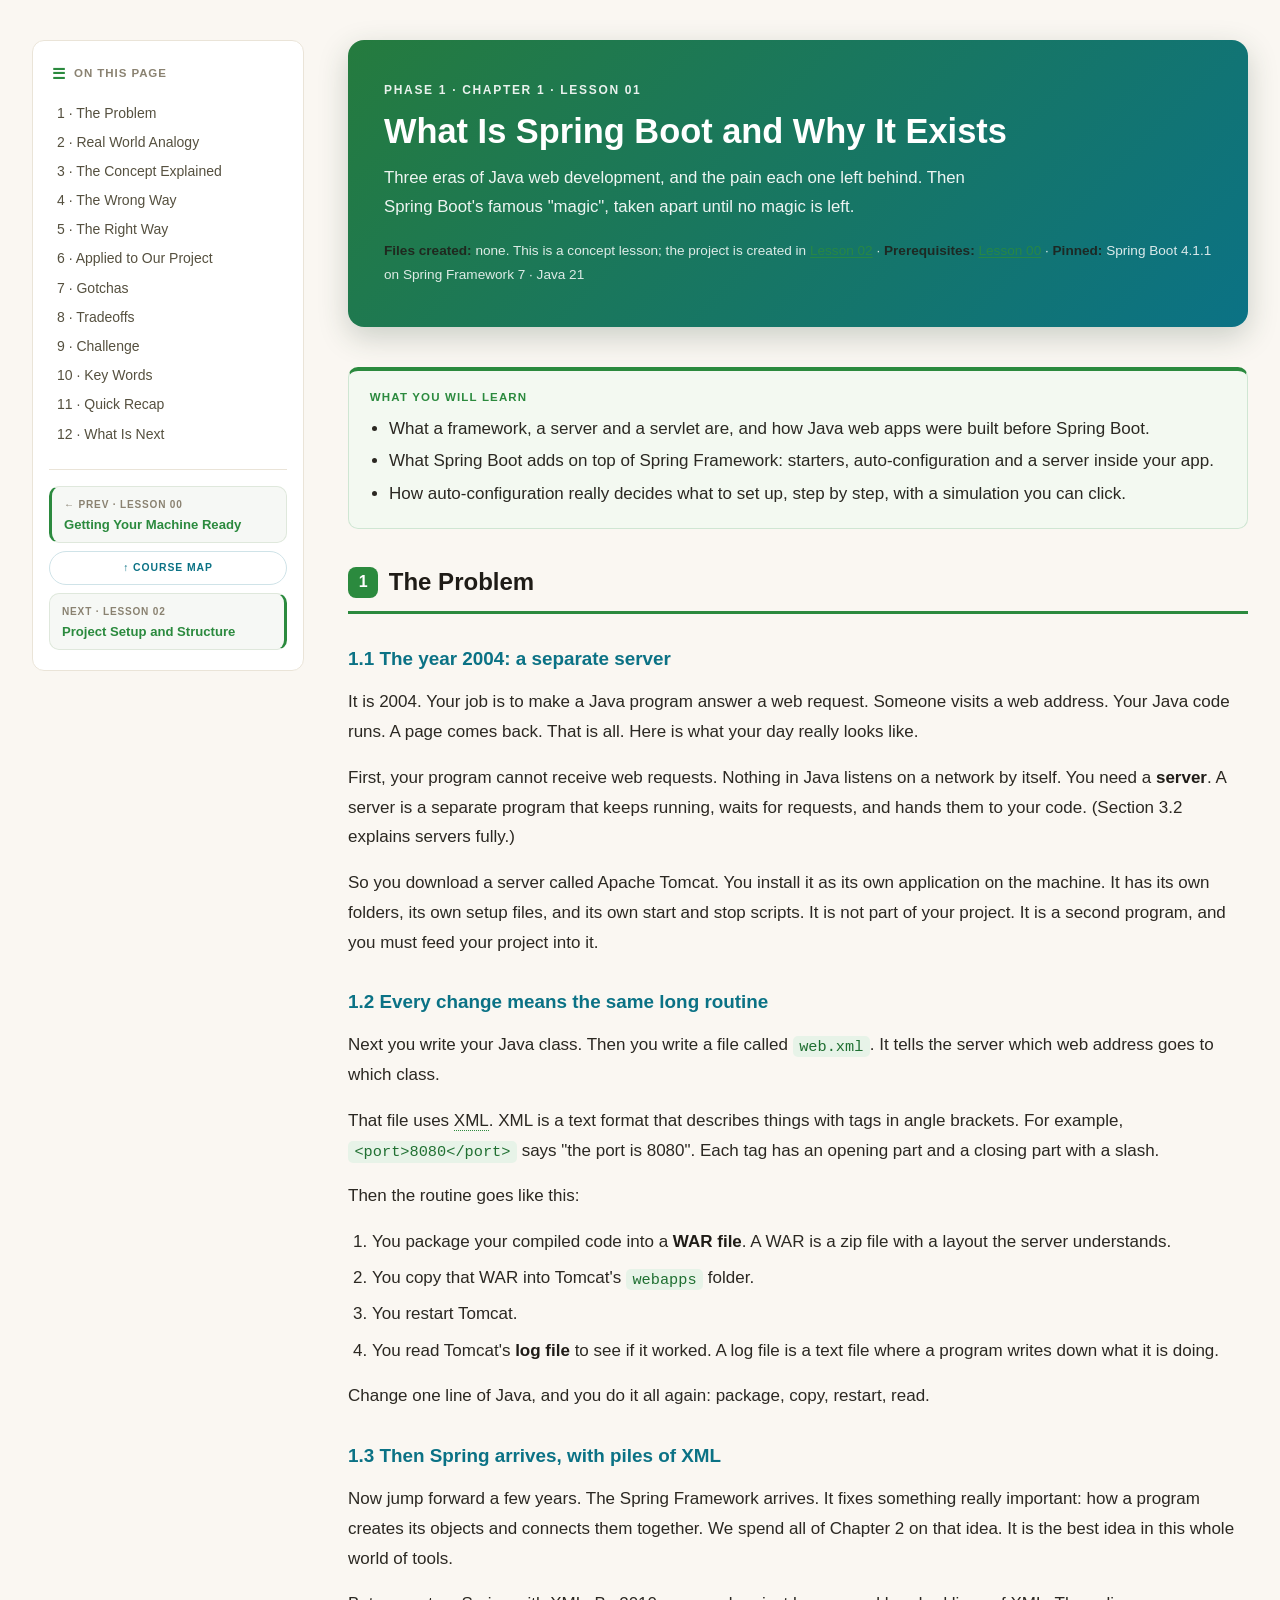
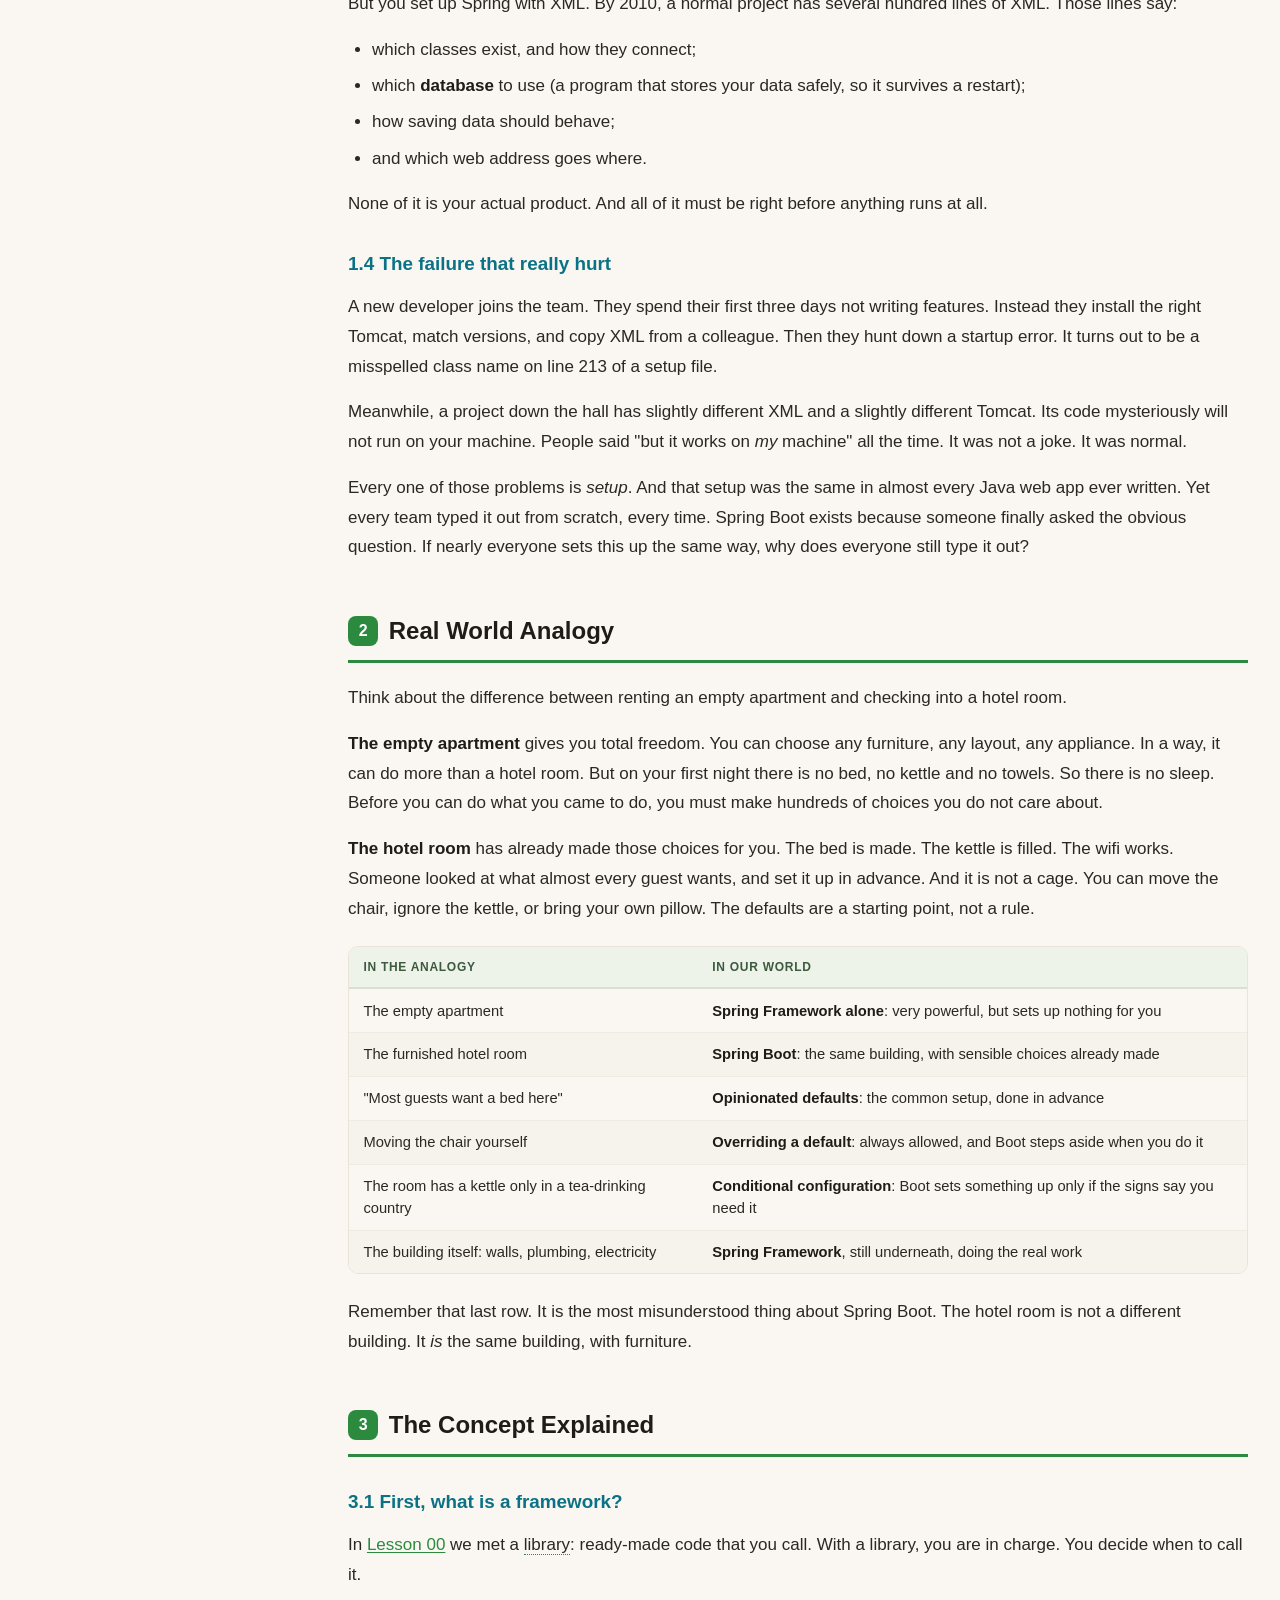
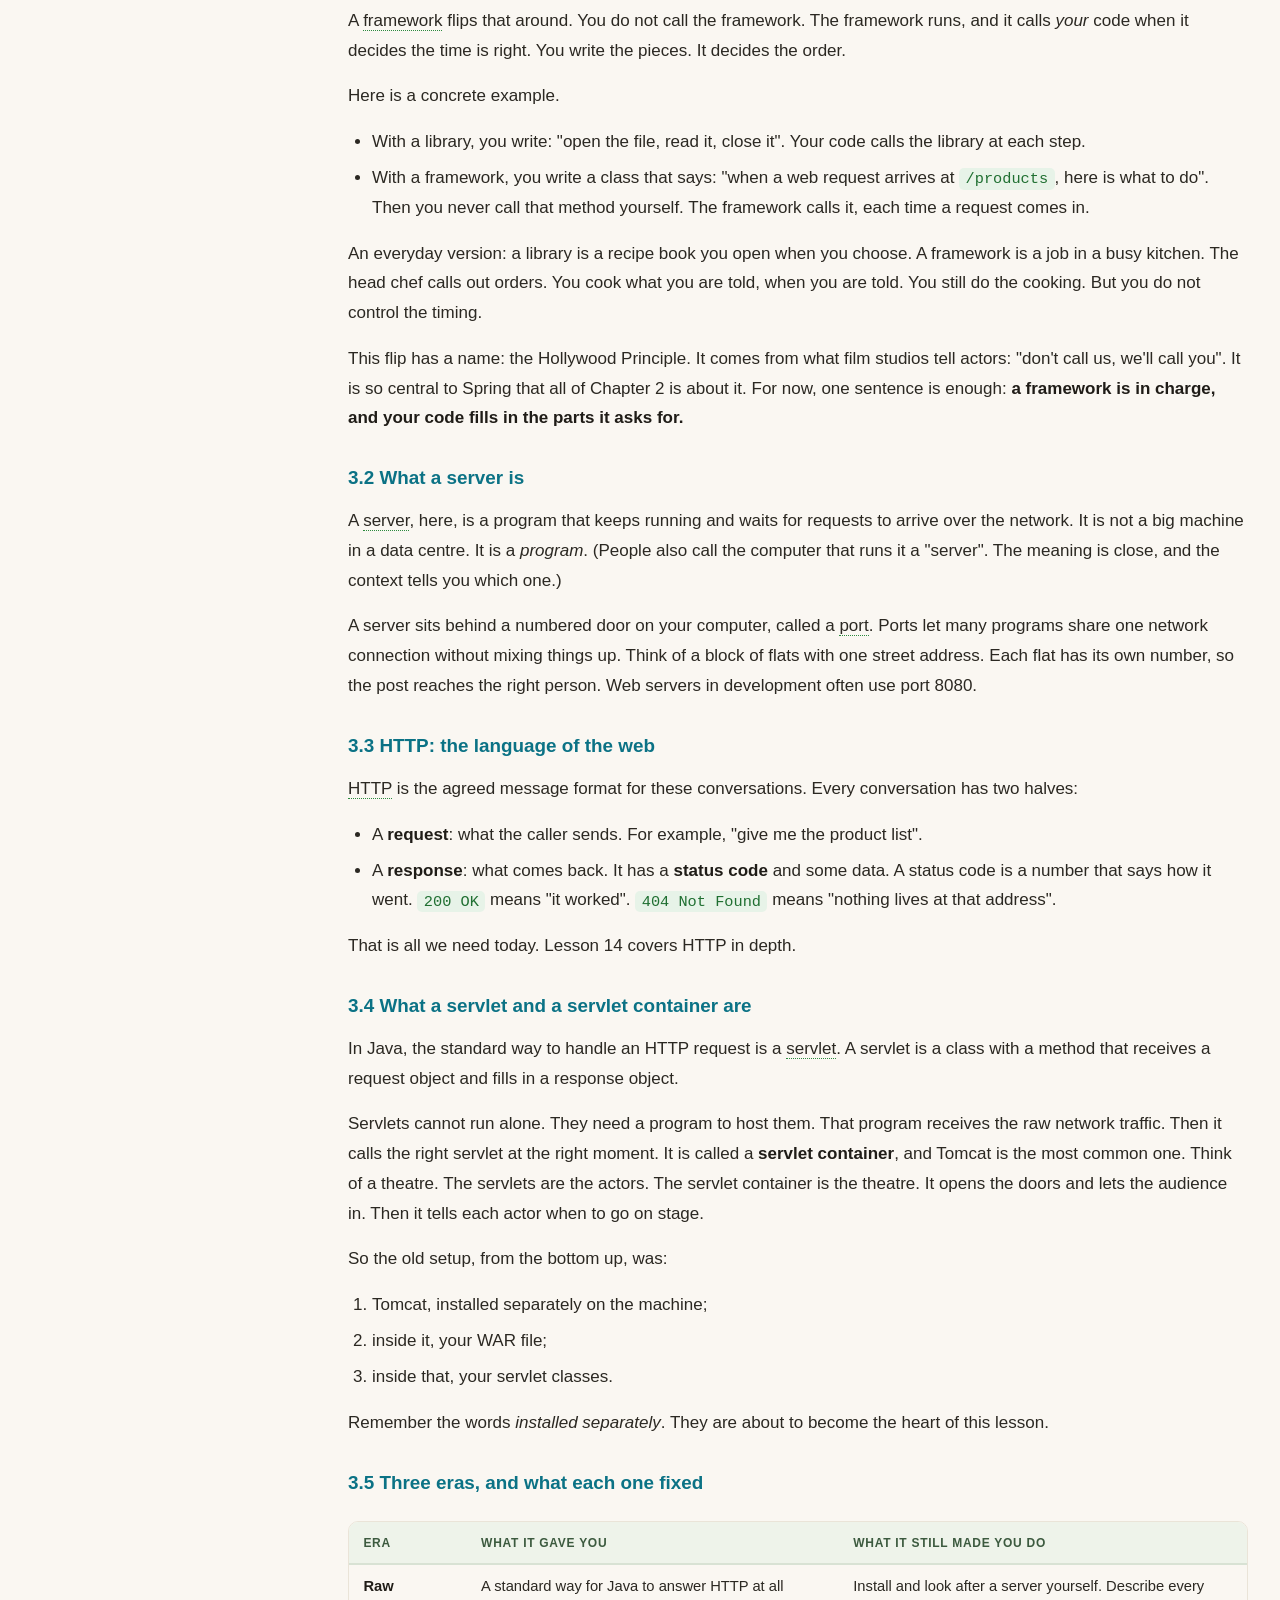
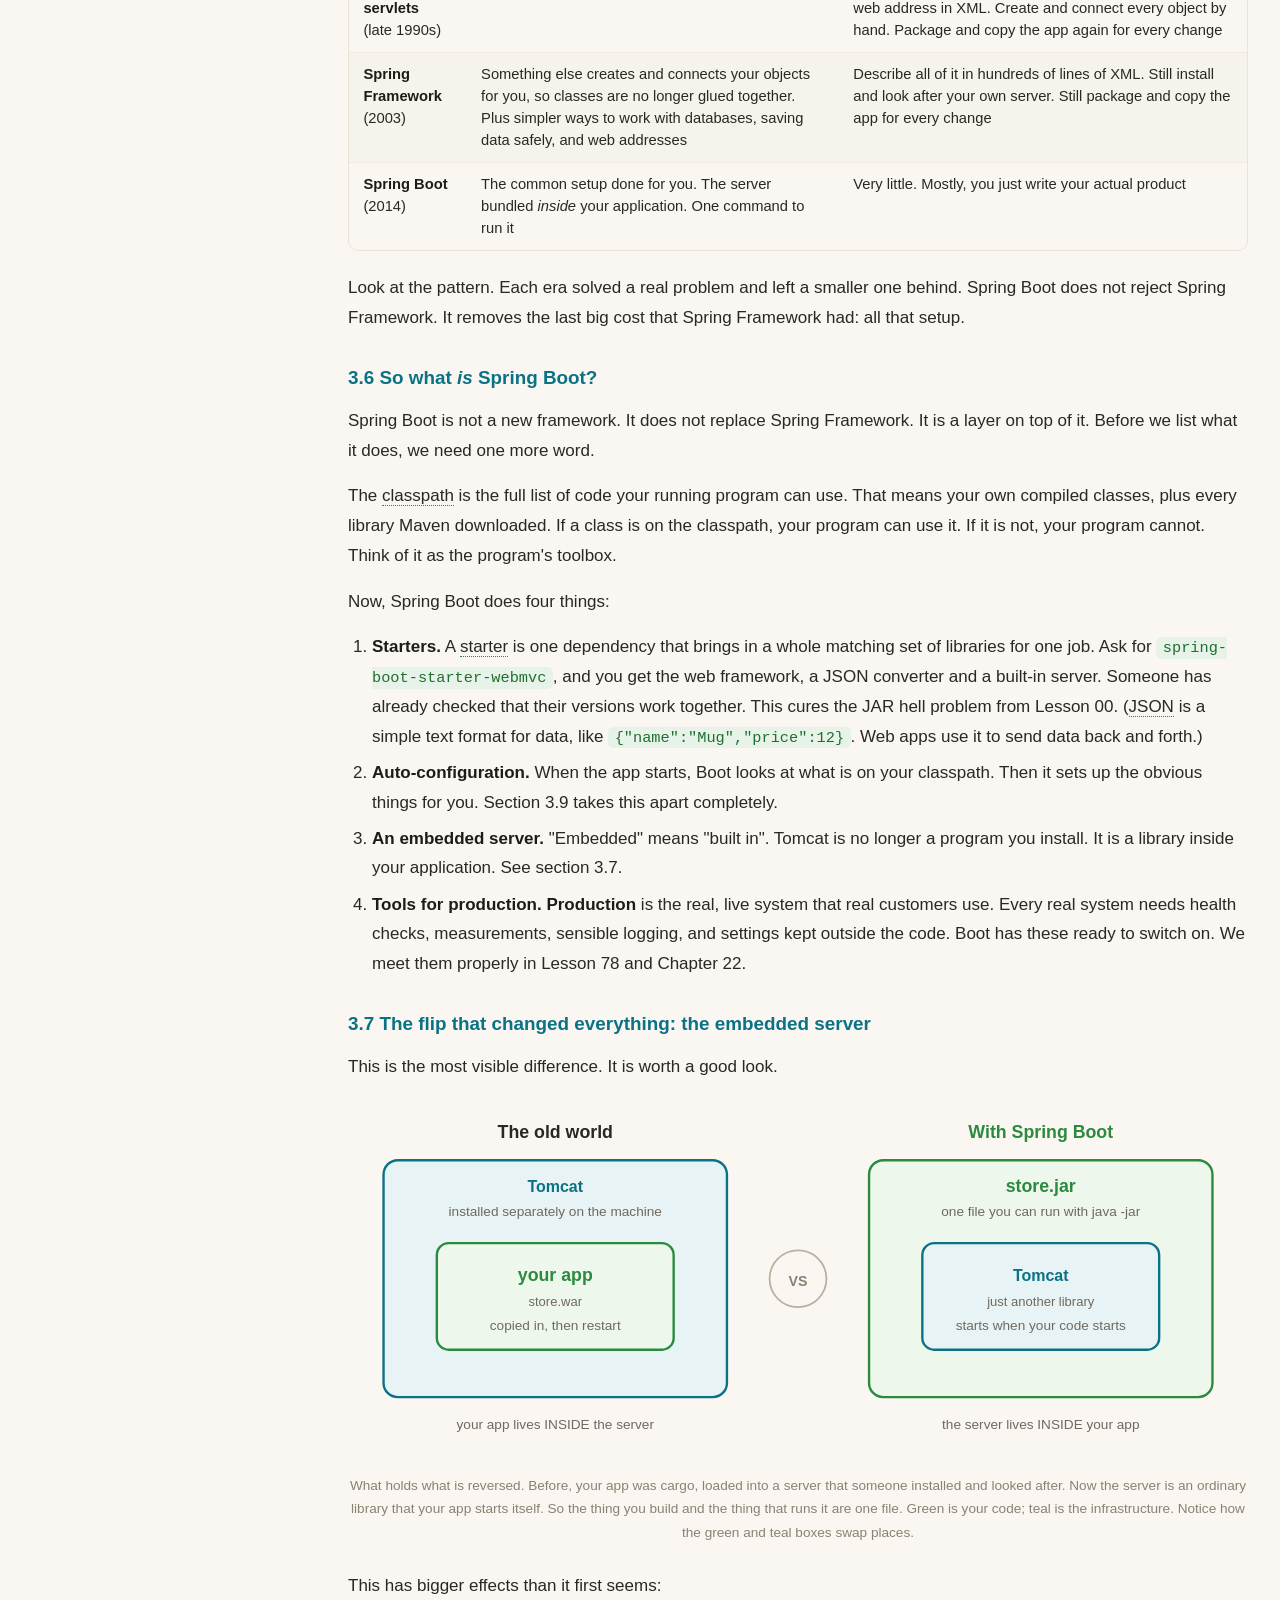
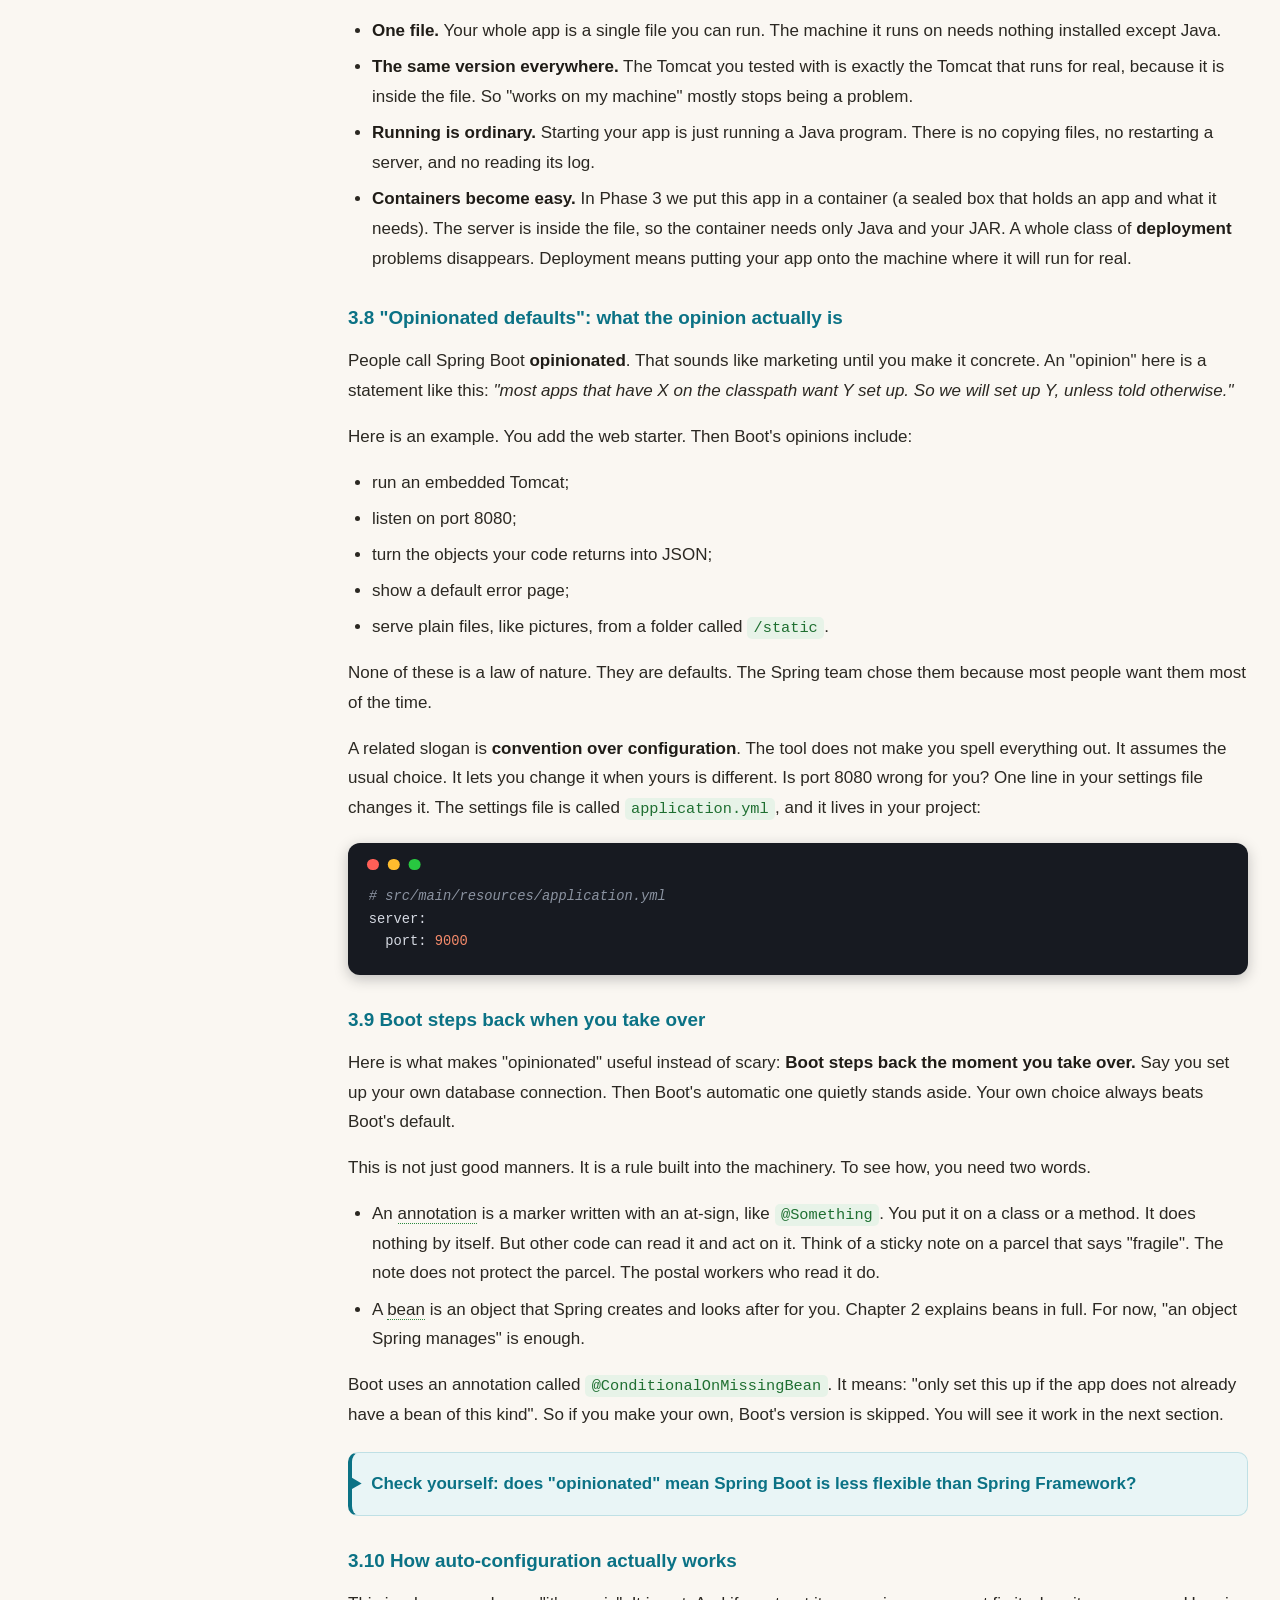
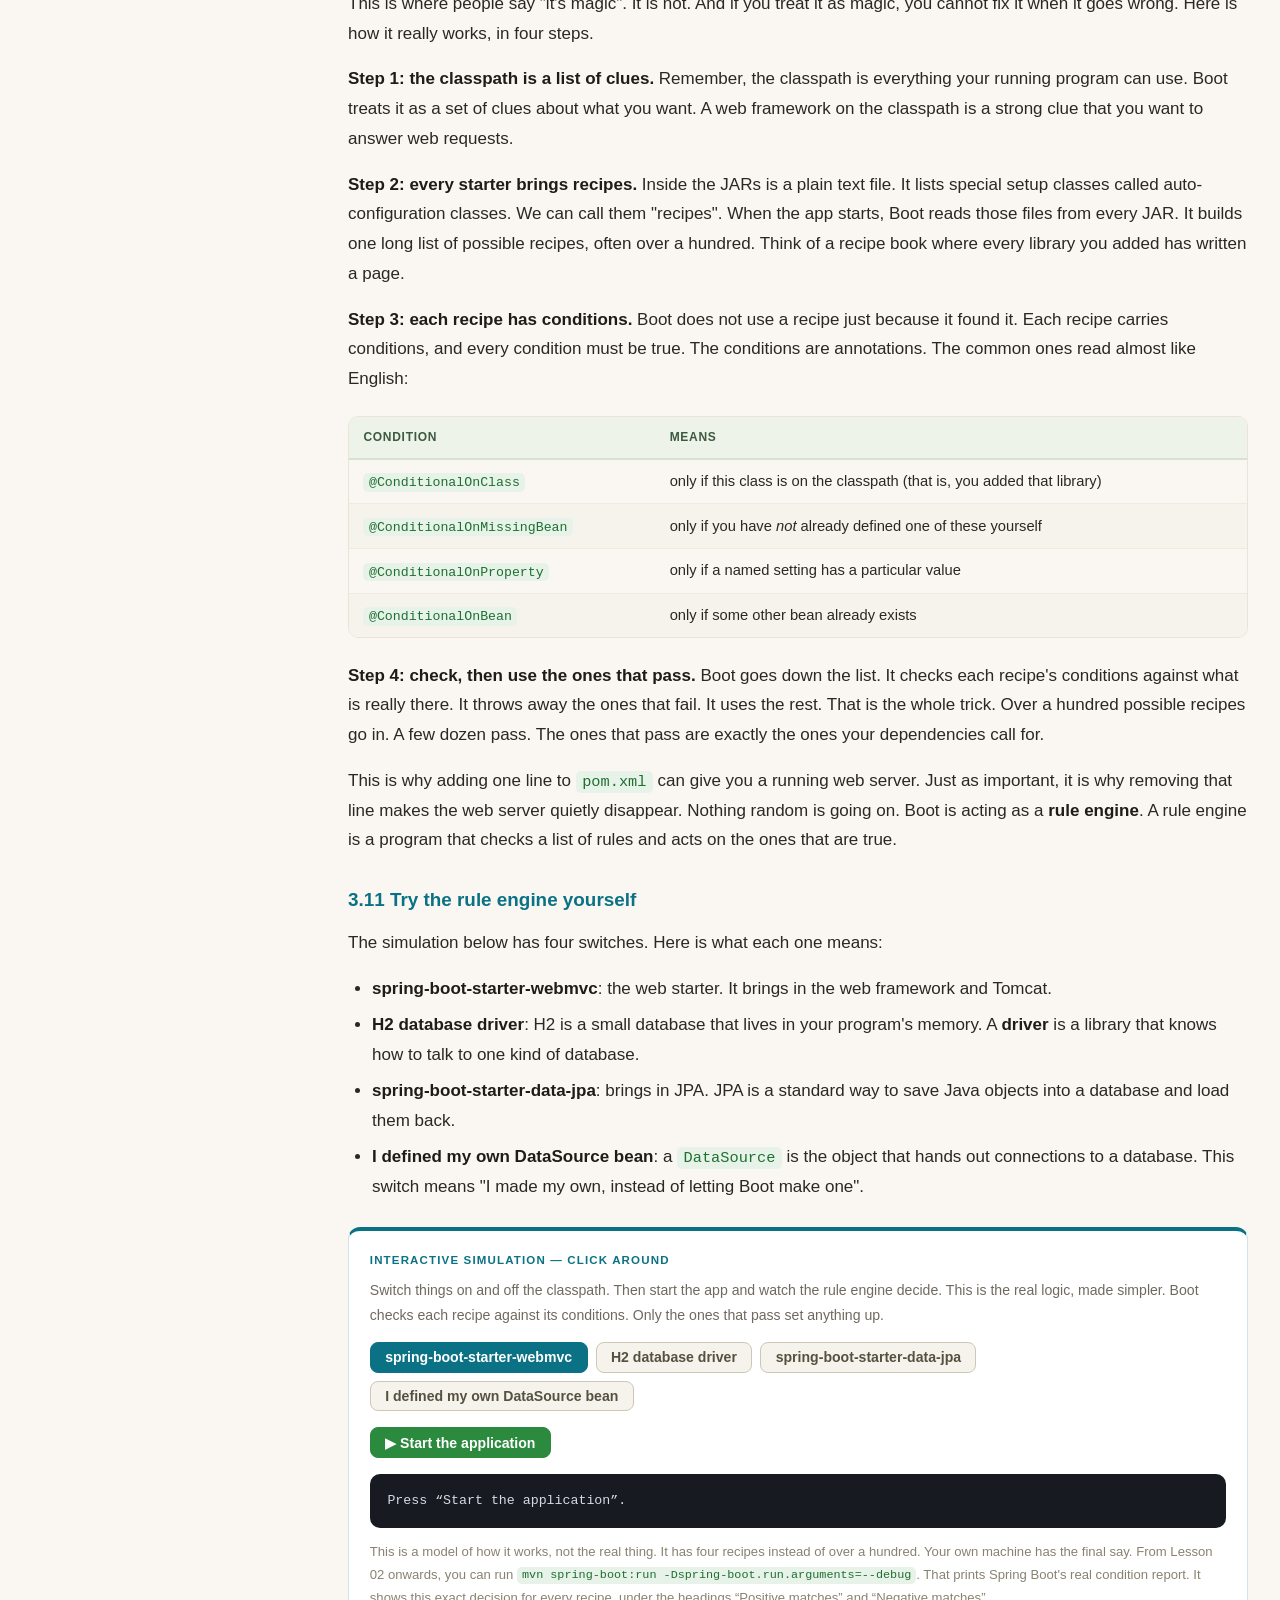
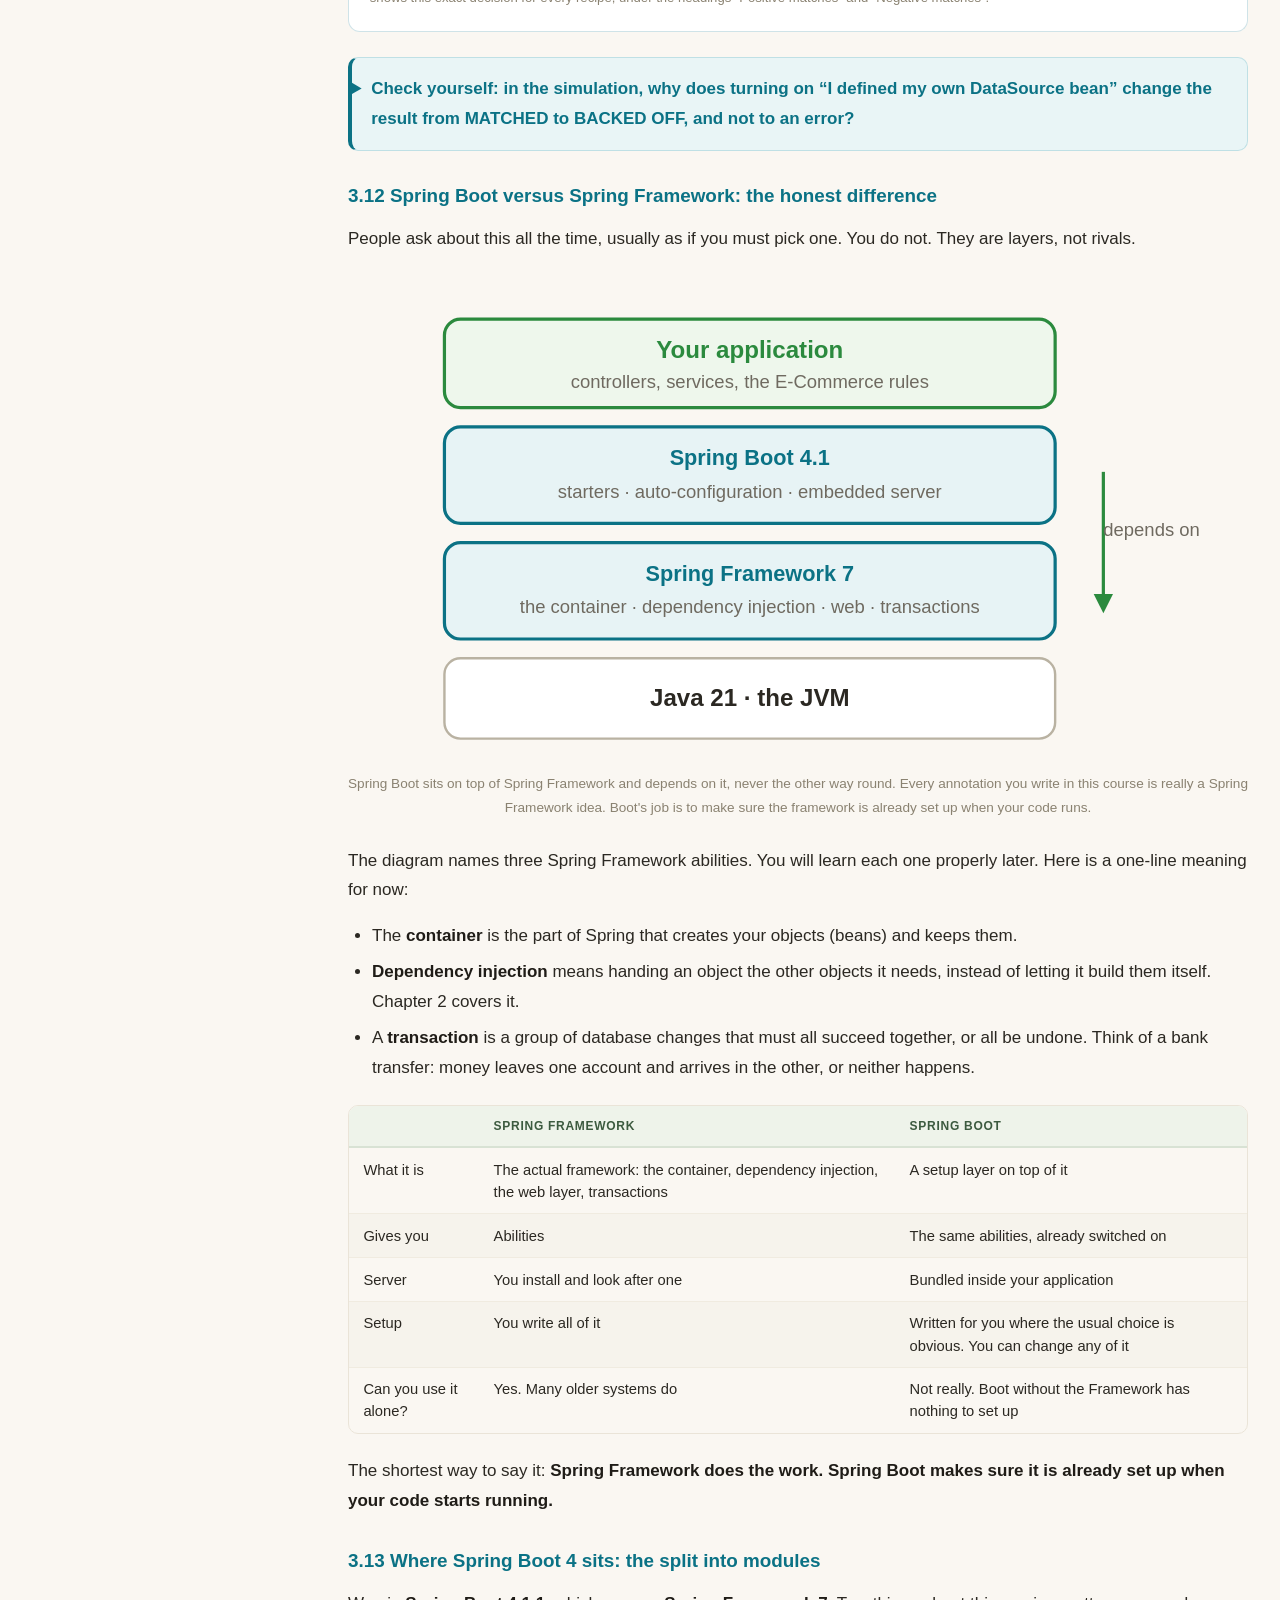
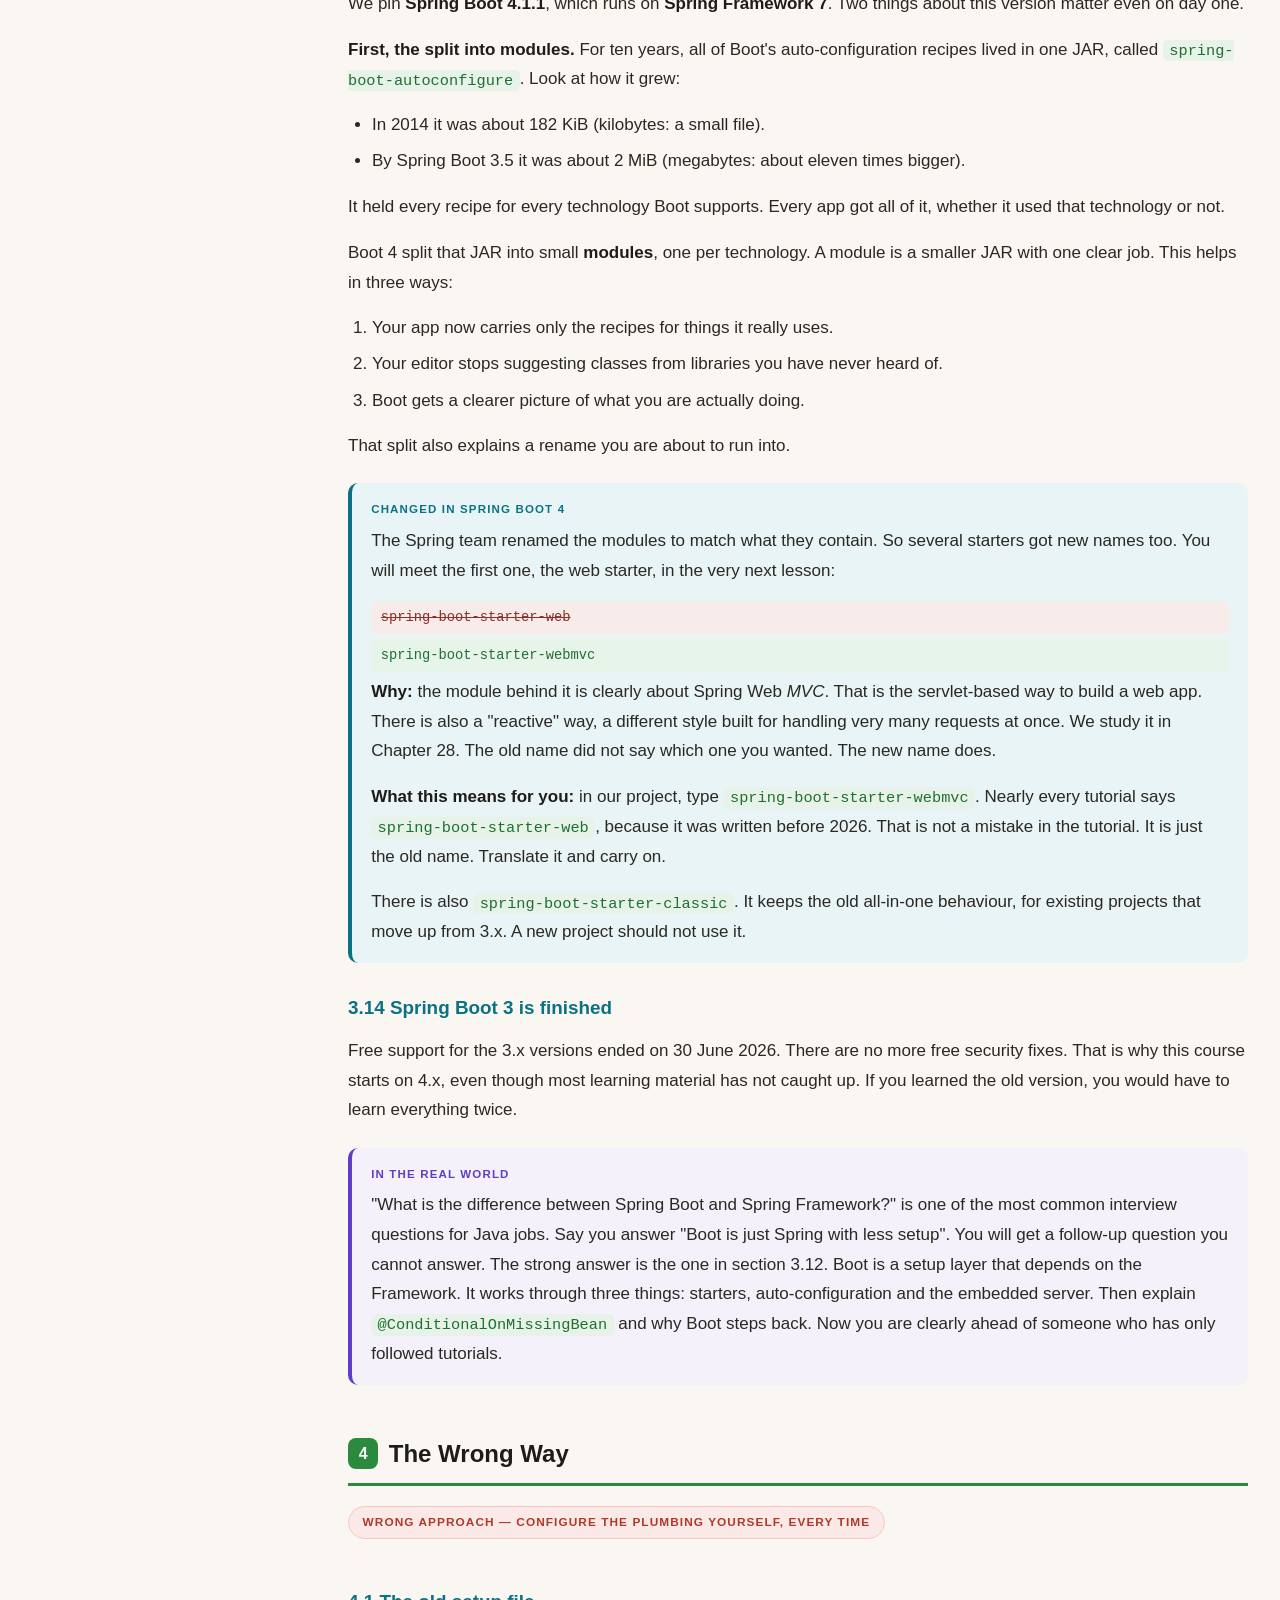
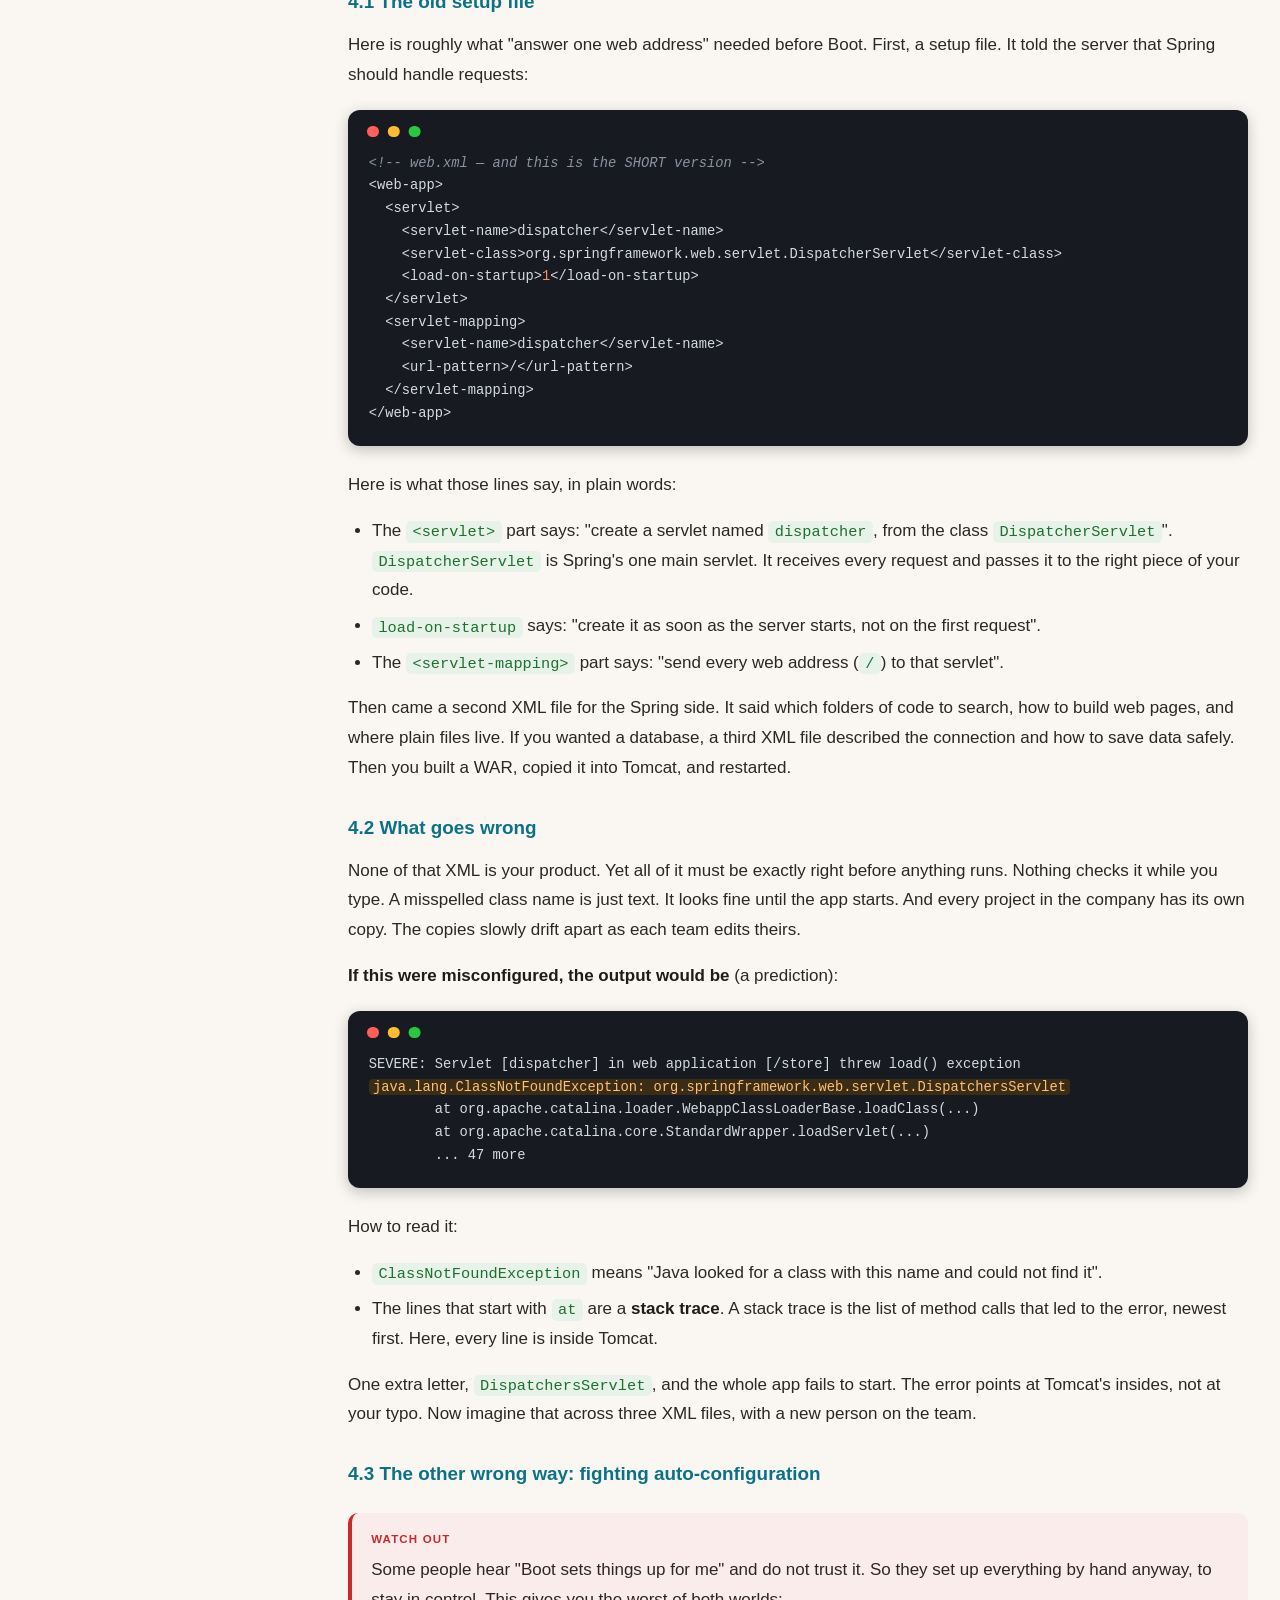
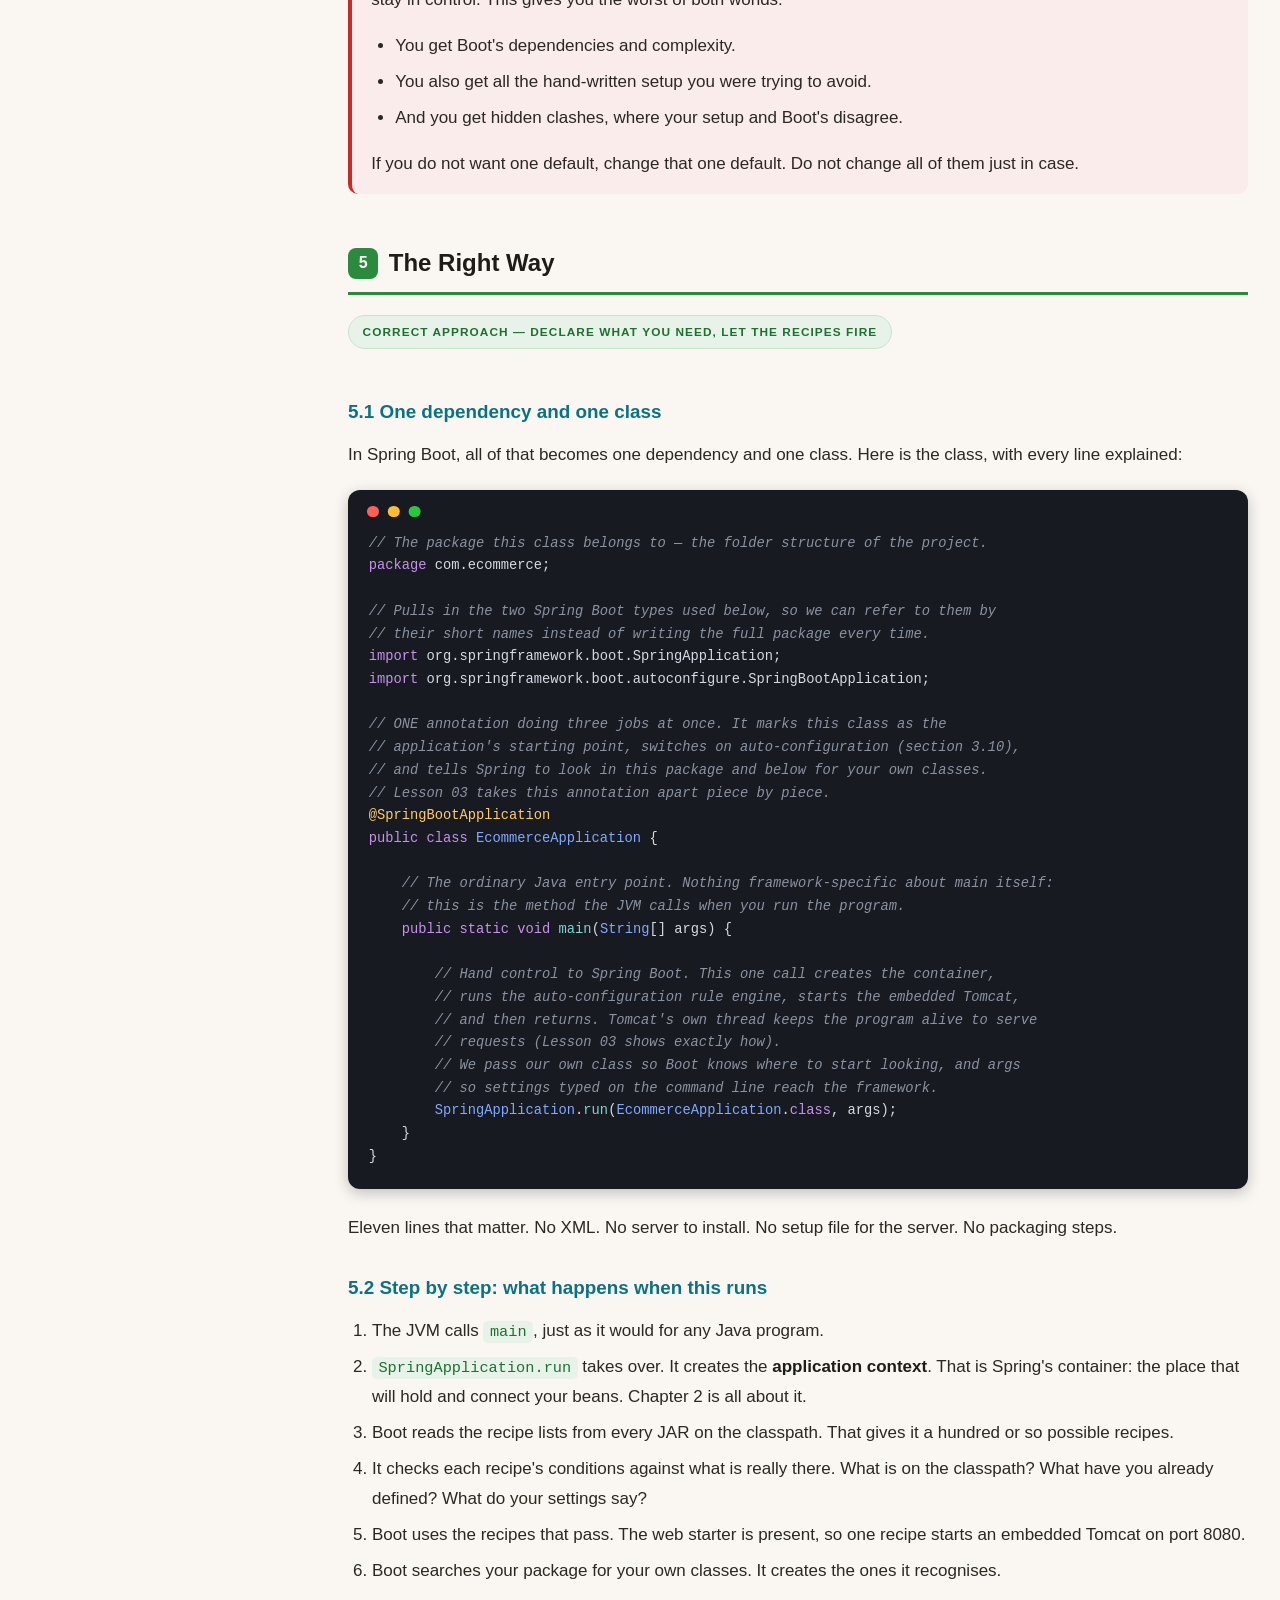
<file: lessons/phase-1-spring-boot-foundations/chapter-01-getting-started/lesson-01-what-is-spring-boot-and-why-it-exists.html>
<!DOCTYPE html>
<html lang="en">
<head>
  <meta charset="utf-8">
  <meta name="viewport" content="width=device-width, initial-scale=1">
  <title>Lesson 01 — What Is Spring Boot and Why It Exists</title>
  <link rel="stylesheet" href="../../assets/lesson.css">
</head>
<body>
<div class="page">

  <details class="toc" open>
    <summary class="toc-title"><span class="toc-label">On this page</span></summary>
    <nav>
      <a href="#problem">1 · The Problem</a>
      <a href="#analogy">2 · Real World Analogy</a>
      <a href="#concept">3 · The Concept Explained</a>
      <a href="#wrong">4 · The Wrong Way</a>
      <a href="#right">5 · The Right Way</a>
      <a href="#applied">6 · Applied to Our Project</a>
      <a href="#gotchas">7 · Gotchas</a>
      <a href="#tradeoffs">8 · Tradeoffs</a>
      <a href="#challenge">9 · Challenge</a>
      <a href="#keywords">10 · Key Words</a>
      <a href="#recap">11 · Quick Recap</a>
      <a href="#next">12 · What Is Next</a>
    </nav>
    <div class="prevnext">
      <a class="prev" href="../chapter-00-setup/lesson-00-getting-your-machine-ready.html"><span class="nav-dir">← Prev · Lesson 00</span><span class="nav-title">Getting Your Machine Ready</span></a>
      <a class="hublink" href="../../index.html">↑ Course map</a>
      <a class="next" href="lesson-02-project-setup-and-structure.html"><span class="nav-dir">Next · Lesson 02</span><span class="nav-title">Project Setup and Structure</span></a>
    </div>
  </details>

  <main>

    <header class="lesson">
      <p class="kicker">Phase 1 · Chapter 1 · Lesson 01</p>
      <h1>What Is Spring Boot and Why It Exists</h1>
      <p class="subtitle">Three eras of Java web development, and the pain each one left behind. Then Spring Boot's famous "magic", taken apart until no magic is left.</p>
      <p class="meta"><strong>Files created:</strong> none. This is a concept lesson; the project is created in <a href="lesson-02-project-setup-and-structure.html">Lesson 02</a> · <strong>Prerequisites:</strong> <a href="../chapter-00-setup/lesson-00-getting-your-machine-ready.html">Lesson 00</a> · <strong>Pinned:</strong> Spring Boot 4.1.1 on Spring Framework 7 · Java 21</p>
    </header>

    <div class="learn">
      <ul>
        <li>What a framework, a server and a servlet are, and how Java web apps were built before Spring Boot.</li>
        <li>What Spring Boot adds on top of Spring Framework: starters, auto-configuration and a server inside your app.</li>
        <li>How auto-configuration really decides what to set up, step by step, with a simulation you can click.</li>
      </ul>
    </div>

    <!-- ============================================================= -->
    <section id="problem">
      <h2><span class="secno">1</span>The Problem</h2>

      <h3>1.1 The year 2004: a separate server</h3>

      <p>It is 2004. Your job is to make a Java program answer a web request. Someone visits a web address. Your Java code runs. A page comes back. That is all. Here is what your day really looks like.</p>

      <p>First, your program cannot receive web requests. Nothing in Java listens on a network by itself. You need a <strong>server</strong>. A server is a separate program that keeps running, waits for requests, and hands them to your code. (Section 3.2 explains servers fully.)</p>

      <p>So you download a server called Apache Tomcat. You install it as its own application on the machine. It has its own folders, its own setup files, and its own start and stop scripts. It is not part of your project. It is a second program, and you must feed your project into it.</p>

      <h3>1.2 Every change means the same long routine</h3>

      <p>Next you write your Java class. Then you write a file called <code>web.xml</code>. It tells the server which web address goes to which class.</p>

      <p>That file uses <span class="term" tabindex="0" data-def="A text format that describes data with tags in angle brackets, like &lt;port&gt;8080&lt;/port&gt;.">XML</span>. XML is a text format that describes things with tags in angle brackets. For example, <code>&lt;port&gt;8080&lt;/port&gt;</code> says "the port is 8080". Each tag has an opening part and a closing part with a slash.</p>

      <p>Then the routine goes like this:</p>

      <ol>
        <li>You package your compiled code into a <strong>WAR file</strong>. A WAR is a zip file with a layout the server understands.</li>
        <li>You copy that WAR into Tomcat's <code>webapps</code> folder.</li>
        <li>You restart Tomcat.</li>
        <li>You read Tomcat's <strong>log file</strong> to see if it worked. A log file is a text file where a program writes down what it is doing.</li>
      </ol>

      <p>Change one line of Java, and you do it all again: package, copy, restart, read.</p>

      <h3>1.3 Then Spring arrives, with piles of XML</h3>

      <p>Now jump forward a few years. The Spring Framework arrives. It fixes something really important: how a program creates its objects and connects them together. We spend all of Chapter 2 on that idea. It is the best idea in this whole world of tools.</p>

      <p>But you set up Spring with XML. By 2010, a normal project has several hundred lines of XML. Those lines say:</p>

      <ul>
        <li>which classes exist, and how they connect;</li>
        <li>which <strong>database</strong> to use (a program that stores your data safely, so it survives a restart);</li>
        <li>how saving data should behave;</li>
        <li>and which web address goes where.</li>
      </ul>

      <p>None of it is your actual product. And all of it must be right before anything runs at all.</p>

      <h3>1.4 The failure that really hurt</h3>

      <p>A new developer joins the team. They spend their first three days not writing features. Instead they install the right Tomcat, match versions, and copy XML from a colleague. Then they hunt down a startup error. It turns out to be a misspelled class name on line 213 of a setup file.</p>

      <p>Meanwhile, a project down the hall has slightly different XML and a slightly different Tomcat. Its code mysteriously will not run on your machine. People said "but it works on <em>my</em> machine" all the time. It was not a joke. It was normal.</p>

      <p>Every one of those problems is <em>setup</em>. And that setup was the same in almost every Java web app ever written. Yet every team typed it out from scratch, every time. Spring Boot exists because someone finally asked the obvious question. If nearly everyone sets this up the same way, why does everyone still type it out?</p>
    </section>

    <!-- ============================================================= -->
    <section id="analogy">
      <h2><span class="secno">2</span>Real World Analogy</h2>

      <p>Think about the difference between renting an empty apartment and checking into a hotel room.</p>

      <p><strong>The empty apartment</strong> gives you total freedom. You can choose any furniture, any layout, any appliance. In a way, it can do more than a hotel room. But on your first night there is no bed, no kettle and no towels. So there is no sleep. Before you can do what you came to do, you must make hundreds of choices you do not care about.</p>

      <p><strong>The hotel room</strong> has already made those choices for you. The bed is made. The kettle is filled. The wifi works. Someone looked at what almost every guest wants, and set it up in advance. And it is not a cage. You can move the chair, ignore the kettle, or bring your own pillow. The defaults are a starting point, not a rule.</p>

      <div class="tablewrap">
        <table>
          <thead><tr><th>In the analogy</th><th>In our world</th></tr></thead>
          <tbody>
            <tr><td>The empty apartment</td><td><strong>Spring Framework alone</strong>: very powerful, but sets up nothing for you</td></tr>
            <tr><td>The furnished hotel room</td><td><strong>Spring Boot</strong>: the same building, with sensible choices already made</td></tr>
            <tr><td>"Most guests want a bed here"</td><td><strong>Opinionated defaults</strong>: the common setup, done in advance</td></tr>
            <tr><td>Moving the chair yourself</td><td><strong>Overriding a default</strong>: always allowed, and Boot steps aside when you do it</td></tr>
            <tr><td>The room has a kettle only in a tea-drinking country</td><td><strong>Conditional configuration</strong>: Boot sets something up only if the signs say you need it</td></tr>
            <tr><td>The building itself: walls, plumbing, electricity</td><td><strong>Spring Framework</strong>, still underneath, doing the real work</td></tr>
          </tbody>
        </table>
      </div>

      <p>Remember that last row. It is the most misunderstood thing about Spring Boot. The hotel room is not a different building. It <em>is</em> the same building, with furniture.</p>
    </section>

    <!-- ============================================================= -->
    <section id="concept">
      <h2><span class="secno">3</span>The Concept Explained</h2>

      <h3>3.1 First, what is a framework?</h3>

      <p>In <a href="../chapter-00-setup/lesson-00-getting-your-machine-ready.html">Lesson 00</a> we met a <span class="term" tabindex="0" data-def="A bundle of ready-made, reusable code that your project calls when it wants something done.">library</span>: ready-made code that you call. With a library, you are in charge. You decide when to call it.</p>

      <p>A <span class="term" tabindex="0" data-def="Ready-made code that runs your application and calls your code at the right moments. The reverse of a library, where you do the calling.">framework</span> flips that around. You do not call the framework. The framework runs, and it calls <em>your</em> code when it decides the time is right. You write the pieces. It decides the order.</p>

      <p>Here is a concrete example.</p>

      <ul>
        <li>With a library, you write: "open the file, read it, close it". Your code calls the library at each step.</li>
        <li>With a framework, you write a class that says: "when a web request arrives at <code>/products</code>, here is what to do". Then you never call that method yourself. The framework calls it, each time a request comes in.</li>
      </ul>

      <p>An everyday version: a library is a recipe book you open when you choose. A framework is a job in a busy kitchen. The head chef calls out orders. You cook what you are told, when you are told. You still do the cooking. But you do not control the timing.</p>

      <p>This flip has a name: the Hollywood Principle. It comes from what film studios tell actors: "don't call us, we'll call you". It is so central to Spring that all of Chapter 2 is about it. For now, one sentence is enough: <strong>a framework is in charge, and your code fills in the parts it asks for.</strong></p>

      <h3>3.2 What a server is</h3>

      <p>A <span class="term" tabindex="0" data-def="A long-running program that waits for network requests and responds to them.">server</span>, here, is a program that keeps running and waits for requests to arrive over the network. It is not a big machine in a data centre. It is a <em>program</em>. (People also call the computer that runs it a "server". The meaning is close, and the context tells you which one.)</p>

      <p>A server sits behind a numbered door on your computer, called a <span class="term" tabindex="0" data-def="A numbered door on a machine, so many programs can share one network connection. Web servers commonly use 8080 in development.">port</span>. Ports let many programs share one network connection without mixing things up. Think of a block of flats with one street address. Each flat has its own number, so the post reaches the right person. Web servers in development often use port 8080.</p>

      <h3>3.3 HTTP: the language of the web</h3>

      <p><span class="term" tabindex="0" data-def="The message format of the web: a request (what the caller sends) and a response (a status code plus data).">HTTP</span> is the agreed message format for these conversations. Every conversation has two halves:</p>

      <ul>
        <li>A <strong>request</strong>: what the caller sends. For example, "give me the product list".</li>
        <li>A <strong>response</strong>: what comes back. It has a <strong>status code</strong> and some data. A status code is a number that says how it went. <code>200 OK</code> means "it worked". <code>404 Not Found</code> means "nothing lives at that address".</li>
      </ul>

      <p>That is all we need today. Lesson 14 covers HTTP in depth.</p>

      <h3>3.4 What a servlet and a servlet container are</h3>

      <p>In Java, the standard way to handle an HTTP request is a <span class="term" tabindex="0" data-def="A Java class that handles an HTTP request and produces a response. The low-level standard underneath Spring's web layer.">servlet</span>. A servlet is a class with a method that receives a request object and fills in a response object.</p>

      <p>Servlets cannot run alone. They need a program to host them. That program receives the raw network traffic. Then it calls the right servlet at the right moment. It is called a <strong>servlet container</strong>, and Tomcat is the most common one. Think of a theatre. The servlets are the actors. The servlet container is the theatre. It opens the doors and lets the audience in. Then it tells each actor when to go on stage.</p>

      <p>So the old setup, from the bottom up, was:</p>

      <ol>
        <li>Tomcat, installed separately on the machine;</li>
        <li>inside it, your WAR file;</li>
        <li>inside that, your servlet classes.</li>
      </ol>

      <p>Remember the words <em>installed separately</em>. They are about to become the heart of this lesson.</p>

      <h3>3.5 Three eras, and what each one fixed</h3>

      <div class="tablewrap">
        <table>
          <thead><tr><th>Era</th><th>What it gave you</th><th>What it still made you do</th></tr></thead>
          <tbody>
            <tr>
              <td><strong>Raw servlets</strong><br>(late 1990s)</td>
              <td>A standard way for Java to answer HTTP at all</td>
              <td>Install and look after a server yourself. Describe every web address in XML. Create and connect every object by hand. Package and copy the app again for every change</td>
            </tr>
            <tr>
              <td><strong>Spring Framework</strong><br>(2003)</td>
              <td>Something else creates and connects your objects for you, so classes are no longer glued together. Plus simpler ways to work with databases, saving data safely, and web addresses</td>
              <td>Describe all of it in hundreds of lines of XML. Still install and look after your own server. Still package and copy the app for every change</td>
            </tr>
            <tr>
              <td><strong>Spring Boot</strong><br>(2014)</td>
              <td>The common setup done for you. The server bundled <em>inside</em> your application. One command to run it</td>
              <td>Very little. Mostly, you just write your actual product</td>
            </tr>
          </tbody>
        </table>
      </div>

      <p>Look at the pattern. Each era solved a real problem and left a smaller one behind. Spring Boot does not reject Spring Framework. It removes the last big cost that Spring Framework had: all that setup.</p>

      <h3>3.6 So what <em>is</em> Spring Boot?</h3>

      <p>Spring Boot is not a new framework. It does not replace Spring Framework. It is a layer on top of it. Before we list what it does, we need one more word.</p>

      <p>The <span class="term" tabindex="0" data-def="The list of all compiled code and libraries available to a running Java program.">classpath</span> is the full list of code your running program can use. That means your own compiled classes, plus every library Maven downloaded. If a class is on the classpath, your program can use it. If it is not, your program cannot. Think of it as the program's toolbox.</p>

      <p>Now, Spring Boot does four things:</p>

      <ol>
        <li><strong>Starters.</strong> A <span class="term" tabindex="0" data-def="A ready-made group of libraries for one job, added as one dependency, so you never have to put together a matching set by hand.">starter</span> is one dependency that brings in a whole matching set of libraries for one job. Ask for <code>spring-boot-starter-webmvc</code>, and you get the web framework, a JSON converter and a built-in server. Someone has already checked that their versions work together. This cures the JAR hell problem from Lesson 00. (<span class="term" tabindex="0" data-def="A simple text format for data, like {&quot;name&quot;:&quot;Mug&quot;,&quot;price&quot;:12}. The usual way web apps send data.">JSON</span> is a simple text format for data, like <code>{"name":"Mug","price":12}</code>. Web apps use it to send data back and forth.)</li>
        <li><strong>Auto-configuration.</strong> When the app starts, Boot looks at what is on your classpath. Then it sets up the obvious things for you. Section 3.9 takes this apart completely.</li>
        <li><strong>An embedded server.</strong> "Embedded" means "built in". Tomcat is no longer a program you install. It is a library inside your application. See section 3.7.</li>
        <li><strong>Tools for production.</strong> <strong>Production</strong> is the real, live system that real customers use. Every real system needs health checks, measurements, sensible logging, and settings kept outside the code. Boot has these ready to switch on. We meet them properly in Lesson 78 and Chapter 22.</li>
      </ol>

      <h3>3.7 The flip that changed everything: the embedded server</h3>

      <p>This is the most visible difference. It is worth a good look.</p>

      <figure class="fig">
        <svg viewBox="0 0 760 300" role="img" aria-label="A before and after comparison. On the left, the old world: a large box labelled Tomcat, installed separately on the machine, containing a smaller box which is your application packaged as a WAR file. On the right, the Spring Boot world: a large box which is your executable JAR, containing both your application code and Tomcat as a library inside it. The containment is reversed.">
          <text x="175" y="26" text-anchor="middle" class="fig-h">The old world</text>
          <text x="585" y="26" text-anchor="middle" class="fig-h-green">With Spring Boot</text>

          <rect x="30" y="45" width="290" height="200" rx="12" class="fig-box-teal"/>
          <text x="175" y="72" text-anchor="middle" class="fig-label-teal">Tomcat</text>
          <text x="175" y="92" text-anchor="middle" class="fig-small">installed separately on the machine</text>

          <rect x="75" y="115" width="200" height="90" rx="10" class="fig-box-green"/>
          <text x="175" y="147" text-anchor="middle" class="fig-h-green">your app</text>
          <text x="175" y="168" text-anchor="middle" class="fig-mono-small">store.war</text>
          <text x="175" y="188" text-anchor="middle" class="fig-small">copied in, then restart</text>

          <text x="175" y="272" text-anchor="middle" class="fig-small">your app lives INSIDE the server</text>

          <circle cx="380" cy="145" r="24" class="fig-vs-circle"/>
          <text x="380" y="151" text-anchor="middle" class="fig-vs-text">VS</text>

          <rect x="440" y="45" width="290" height="200" rx="12" class="fig-box-green"/>
          <text x="585" y="72" text-anchor="middle" class="fig-h-green">store.jar</text>
          <text x="585" y="92" text-anchor="middle" class="fig-small">one file you can run with java -jar</text>

          <rect x="485" y="115" width="200" height="90" rx="10" class="fig-box-teal"/>
          <text x="585" y="147" text-anchor="middle" class="fig-label-teal">Tomcat</text>
          <text x="585" y="168" text-anchor="middle" class="fig-mono-small">just another library</text>
          <text x="585" y="188" text-anchor="middle" class="fig-small">starts when your code starts</text>

          <text x="585" y="272" text-anchor="middle" class="fig-small">the server lives INSIDE your app</text>
        </svg>
        <figcaption>What holds what is reversed. Before, your app was cargo, loaded into a server that someone installed and looked after. Now the server is an ordinary library that your app starts itself. So the thing you build and the thing that runs it are one file. Green is your code; teal is the infrastructure. Notice how the green and teal boxes swap places.</figcaption>
      </figure>

      <p>This has bigger effects than it first seems:</p>

      <ul>
        <li><strong>One file.</strong> Your whole app is a single file you can run. The machine it runs on needs nothing installed except Java.</li>
        <li><strong>The same version everywhere.</strong> The Tomcat you tested with is exactly the Tomcat that runs for real, because it is inside the file. So "works on my machine" mostly stops being a problem.</li>
        <li><strong>Running is ordinary.</strong> Starting your app is just running a Java program. There is no copying files, no restarting a server, and no reading its log.</li>
        <li><strong>Containers become easy.</strong> In Phase 3 we put this app in a container (a sealed box that holds an app and what it needs). The server is inside the file, so the container needs only Java and your JAR. A whole class of <strong>deployment</strong> problems disappears. Deployment means putting your app onto the machine where it will run for real.</li>
      </ul>

      <h3>3.8 "Opinionated defaults": what the opinion actually is</h3>

      <p>People call Spring Boot <strong>opinionated</strong>. That sounds like marketing until you make it concrete. An "opinion" here is a statement like this: <em>"most apps that have X on the classpath want Y set up. So we will set up Y, unless told otherwise."</em></p>

      <p>Here is an example. You add the web starter. Then Boot's opinions include:</p>

      <ul>
        <li>run an embedded Tomcat;</li>
        <li>listen on port 8080;</li>
        <li>turn the objects your code returns into JSON;</li>
        <li>show a default error page;</li>
        <li>serve plain files, like pictures, from a folder called <code>/static</code>.</li>
      </ul>

      <p>None of these is a law of nature. They are defaults. The Spring team chose them because most people want them most of the time.</p>

      <p>A related slogan is <strong>convention over configuration</strong>. The tool does not make you spell everything out. It assumes the usual choice. It lets you change it when yours is different. Is port 8080 wrong for you? One line in your settings file changes it. The settings file is called <code>application.yml</code>, and it lives in your project:</p>

      <pre><code><span class="c"># src/main/resources/application.yml</span>
server:
  port: <span class="n">9000</span></code></pre>

      <h3>3.9 Boot steps back when you take over</h3>

      <p>Here is what makes "opinionated" useful instead of scary: <strong>Boot steps back the moment you take over.</strong> Say you set up your own database connection. Then Boot's automatic one quietly stands aside. Your own choice always beats Boot's default.</p>

      <p>This is not just good manners. It is a rule built into the machinery. To see how, you need two words.</p>

      <ul>
        <li>An <span class="term" tabindex="0" data-def="A marker written with an at-sign that attaches information to a class or method, which other code can read and act on.">annotation</span> is a marker written with an at-sign, like <code>@Something</code>. You put it on a class or a method. It does nothing by itself. But other code can read it and act on it. Think of a sticky note on a parcel that says "fragile". The note does not protect the parcel. The postal workers who read it do.</li>
        <li>A <span class="term" tabindex="0" data-def="An object that Spring creates, stores and hands out for you. Chapter 2 explains beans in full.">bean</span> is an object that Spring creates and looks after for you. Chapter 2 explains beans in full. For now, "an object Spring manages" is enough.</li>
      </ul>

      <p>Boot uses an annotation called <code>@ConditionalOnMissingBean</code>. It means: "only set this up if the app does not already have a bean of this kind". So if you make your own, Boot's version is skipped. You will see it work in the next section.</p>

      <details class="check">
        <summary>Check yourself: does "opinionated" mean Spring Boot is less flexible than Spring Framework?</summary>
        <p>No. Anything you can do in Spring Framework, you can still do in Spring Boot. Boot <em>is</em> Spring Framework, with a setup layer on top. What changes is where you start, not how far you can go. Boot gives you a working app before you make any choices. Then it gets out of the way for every choice you do want to make. Instead of "nothing is decided", you get "the usual things are decided, and you can change them". And you can change every one of them.</p>
      </details>

      <h3>3.10 How auto-configuration actually works</h3>

      <p>This is where people say "it's magic". It is not. And if you treat it as magic, you cannot fix it when it goes wrong. Here is how it really works, in four steps.</p>

      <p><strong>Step 1: the classpath is a list of clues.</strong> Remember, the classpath is everything your running program can use. Boot treats it as a set of clues about what you want. A web framework on the classpath is a strong clue that you want to answer web requests.</p>

      <p><strong>Step 2: every starter brings recipes.</strong> Inside the JARs is a plain text file. It lists special setup classes called auto-configuration classes. We can call them "recipes". When the app starts, Boot reads those files from every JAR. It builds one long list of possible recipes, often over a hundred. Think of a recipe book where every library you added has written a page.</p>

      <p><strong>Step 3: each recipe has conditions.</strong> Boot does not use a recipe just because it found it. Each recipe carries conditions, and every condition must be true. The conditions are annotations. The common ones read almost like English:</p>

      <div class="tablewrap">
        <table>
          <thead><tr><th>Condition</th><th>Means</th></tr></thead>
          <tbody>
            <tr><td><code>@ConditionalOnClass</code></td><td>only if this class is on the classpath (that is, you added that library)</td></tr>
            <tr><td><code>@ConditionalOnMissingBean</code></td><td>only if you have <em>not</em> already defined one of these yourself</td></tr>
            <tr><td><code>@ConditionalOnProperty</code></td><td>only if a named setting has a particular value</td></tr>
            <tr><td><code>@ConditionalOnBean</code></td><td>only if some other bean already exists</td></tr>
          </tbody>
        </table>
      </div>

      <p><strong>Step 4: check, then use the ones that pass.</strong> Boot goes down the list. It checks each recipe's conditions against what is really there. It throws away the ones that fail. It uses the rest. That is the whole trick. Over a hundred possible recipes go in. A few dozen pass. The ones that pass are exactly the ones your dependencies call for.</p>

      <p>This is why adding one line to <code>pom.xml</code> can give you a running web server. Just as important, it is why removing that line makes the web server quietly disappear. Nothing random is going on. Boot is acting as a <strong>rule engine</strong>. A rule engine is a program that checks a list of rules and acts on the ones that are true.</p>

      <h3>3.11 Try the rule engine yourself</h3>

      <p>The simulation below has four switches. Here is what each one means:</p>

      <ul>
        <li><strong>spring-boot-starter-webmvc</strong>: the web starter. It brings in the web framework and Tomcat.</li>
        <li><strong>H2 database driver</strong>: H2 is a small database that lives in your program's memory. A <strong>driver</strong> is a library that knows how to talk to one kind of database.</li>
        <li><strong>spring-boot-starter-data-jpa</strong>: brings in JPA. JPA is a standard way to save Java objects into a database and load them back.</li>
        <li><strong>I defined my own DataSource bean</strong>: a <code>DataSource</code> is the object that hands out connections to a database. This switch means "I made my own, instead of letting Boot make one".</li>
      </ul>

      <div class="sim">
        <p class="sim-hint">Switch things on and off the classpath. Then start the app and watch the rule engine decide. This is the real logic, made simpler. Boot checks each recipe against its conditions. Only the ones that pass set anything up.</p>

        <div class="sim-controls">
          <button type="button" class="sim-btn active" id="sim1-web">spring-boot-starter-webmvc</button>
          <button type="button" class="sim-btn" id="sim1-h2">H2 database driver</button>
          <button type="button" class="sim-btn" id="sim1-jpa">spring-boot-starter-data-jpa</button>
          <button type="button" class="sim-btn" id="sim1-own">I defined my own DataSource bean</button>
        </div>
        <div class="sim-controls">
          <button type="button" class="sim-btn go" id="sim1-run">▶ Start the application</button>
        </div>

        <div class="sim-console" id="sim1-out" aria-live="polite">Press “Start the application”.</div>

        <p class="sim-note">This is a model of how it works, not the real thing. It has four recipes instead of over a hundred. Your own machine has the final say. From Lesson 02 onwards, you can run <code>mvn spring-boot:run -Dspring-boot.run.arguments=--debug</code>. That prints Spring Boot's real condition report. It shows this exact decision for every recipe, under the headings “Positive matches” and “Negative matches”.</p>
      </div>

      <script>
      (function () {
        var state = { web: true, h2: false, jpa: false, own: false };
        var out = document.getElementById('sim1-out');
        var buttons = {
          web: document.getElementById('sim1-web'),
          h2: document.getElementById('sim1-h2'),
          jpa: document.getElementById('sim1-jpa'),
          own: document.getElementById('sim1-own')
        };

        function toggle(key) {
          state[key] = !state[key];
          buttons[key].classList.toggle('active', state[key]);
          out.innerHTML = 'Classpath changed. Press “Start the application” to re-evaluate.';
        }

        Object.keys(buttons).forEach(function (key) {
          buttons[key].addEventListener('click', function () { toggle(key); });
        });

        function line(kind, name, verdict, reason) {
          return '<span class="' + kind + '">' + verdict + '</span>  <strong>' + name + '</strong>\n          ' + reason + '\n';
        }

        document.getElementById('sim1-run').addEventListener('click', function () {
          var o = '';
          o += '<span class="hi">Evaluating auto-configuration candidates…</span>\n\n';

          /* 1. Web */
          if (state.web) {
            o += line('ok', 'WebMvcAutoConfiguration', 'MATCHED',
              '@ConditionalOnClass(DispatcherServlet) — found on classpath\n          → embedded Tomcat started on port 8080');
          } else {
            o += line('skip', 'WebMvcAutoConfiguration', 'SKIPPED',
              '@ConditionalOnClass(DispatcherServlet) — not on classpath\n          → no web server; this becomes a plain console application');
          }

          /* 2. DataSource */
          var dataSourceCreated = false;
          if (!state.h2) {
            o += line('skip', 'DataSourceAutoConfiguration', 'SKIPPED',
              '@ConditionalOnClass(DataSource) — no database driver on classpath');
          } else if (state.own) {
            o += line('skip', 'DataSourceAutoConfiguration', 'BACKED OFF',
              '@ConditionalOnMissingBean — you defined your own DataSource\n          → Boot steps aside; yours wins');
            dataSourceCreated = true;
          } else {
            o += line('ok', 'DataSourceAutoConfiguration', 'MATCHED',
              '@ConditionalOnClass(DataSource) + @ConditionalOnMissingBean\n          → in-memory H2 database configured for you');
            dataSourceCreated = true;
          }

          /* 3. JPA — depends on a DataSource existing */
          if (!state.jpa) {
            o += line('skip', 'HibernateJpaAutoConfiguration', 'SKIPPED',
              '@ConditionalOnClass(EntityManager) — JPA not on classpath');
          } else if (!dataSourceCreated) {
            o += line('bad', 'HibernateJpaAutoConfiguration', 'FAILED',
              '@ConditionalOnBean(DataSource) — JPA is present but there is no\n          database to talk to. Add a driver, or the app will not start.');
          } else {
            o += line('ok', 'HibernateJpaAutoConfiguration', 'MATCHED',
              '@ConditionalOnBean(DataSource) — a DataSource exists\n          → Hibernate wired to it, repositories enabled');
          }

          /* 4. Something never present */
          o += line('skip', 'RedisAutoConfiguration', 'SKIPPED',
            '@ConditionalOnClass(RedisOperations) — Redis not on classpath\n          (one of ~100 candidates quietly discarded every startup)');

          o += '\n';
          if (state.jpa && !dataSourceCreated) {
            o += '<span class="bad">APPLICATION FAILED TO START</span> — a recipe needed something that was never configured.';
          } else if (state.web) {
            o += '<span class="hi">Started in 1.9s</span> — Tomcat on 8080' + (dataSourceCreated ? ', database ready.' : ', no database.');
          } else {
            o += '<span class="hi">Started in 0.8s</span> — ran, then exited. No server was configured, so there was nothing to wait for.';
          }

          out.innerHTML = o;
        });
      })();
      </script>

      <details class="check">
        <summary>Check yourself: in the simulation, why does turning on “I defined my own DataSource bean” change the result from MATCHED to BACKED OFF, and not to an error?</summary>
        <p>Because of <code>@ConditionalOnMissingBean</code>. That condition says: "use this recipe only if the app has not already made one of these itself". When you define your own, the condition fails. Boot skips the recipe, and uses your object. Two competing database connections would be an error. Boot avoids that by always giving way to you. This is the promise from section 3.9, built into the machinery.</p>
      </details>

      <h3>3.12 Spring Boot versus Spring Framework: the honest difference</h3>

      <p>People ask about this all the time, usually as if you must pick one. You do not. They are layers, not rivals.</p>

      <figure class="fig fig-narrow">
        <svg viewBox="0 0 560 300" role="img" aria-label="A four-layer stack. At the top, your application code. Below it, Spring Boot, providing starters, auto-configuration and the embedded server. Below that, Spring Framework, providing the container, dependency injection, the web layer and transactions. At the bottom, the Java platform and the JVM. An arrow on the side notes that Spring Boot depends on Spring Framework, not the other way round.">
          <rect x="60" y="25" width="380" height="55" rx="10" class="fig-box-green"/>
          <text x="250" y="49" text-anchor="middle" class="fig-h-green">Your application</text>
          <text x="250" y="68" text-anchor="middle" class="fig-small">controllers, services, the E-Commerce rules</text>

          <rect x="60" y="92" width="380" height="60" rx="10" class="fig-box-teal"/>
          <text x="250" y="116" text-anchor="middle" class="fig-label-teal">Spring Boot 4.1</text>
          <text x="250" y="136" text-anchor="middle" class="fig-small">starters · auto-configuration · embedded server</text>

          <rect x="60" y="164" width="380" height="60" rx="10" class="fig-box-teal"/>
          <text x="250" y="188" text-anchor="middle" class="fig-label-teal">Spring Framework 7</text>
          <text x="250" y="208" text-anchor="middle" class="fig-small">the container · dependency injection · web · transactions</text>

          <rect x="60" y="236" width="380" height="50" rx="10" class="fig-box"/>
          <text x="250" y="266" text-anchor="middle" class="fig-h">Java 21 · the JVM</text>

          <path class="fig-arrow-green" d="M470,120 V196"/>
          <polygon class="fig-arrowhead-green" points="464,196 476,196 470,208"/>
          <text x="500" y="160" text-anchor="middle" class="fig-small">depends on</text>
        </svg>
        <figcaption>Spring Boot sits on top of Spring Framework and depends on it, never the other way round. Every annotation you write in this course is really a Spring Framework idea. Boot's job is to make sure the framework is already set up when your code runs.</figcaption>
      </figure>

      <p>The diagram names three Spring Framework abilities. You will learn each one properly later. Here is a one-line meaning for now:</p>

      <ul>
        <li>The <strong>container</strong> is the part of Spring that creates your objects (beans) and keeps them.</li>
        <li><strong>Dependency injection</strong> means handing an object the other objects it needs, instead of letting it build them itself. Chapter 2 covers it.</li>
        <li>A <strong>transaction</strong> is a group of database changes that must all succeed together, or all be undone. Think of a bank transfer: money leaves one account and arrives in the other, or neither happens.</li>
      </ul>

      <div class="tablewrap">
        <table>
          <thead><tr><th></th><th>Spring Framework</th><th>Spring Boot</th></tr></thead>
          <tbody>
            <tr><td>What it is</td><td>The actual framework: the container, dependency injection, the web layer, transactions</td><td>A setup layer on top of it</td></tr>
            <tr><td>Gives you</td><td>Abilities</td><td>The same abilities, already switched on</td></tr>
            <tr><td>Server</td><td>You install and look after one</td><td>Bundled inside your application</td></tr>
            <tr><td>Setup</td><td>You write all of it</td><td>Written for you where the usual choice is obvious. You can change any of it</td></tr>
            <tr><td>Can you use it alone?</td><td>Yes. Many older systems do</td><td>Not really. Boot without the Framework has nothing to set up</td></tr>
          </tbody>
        </table>
      </div>

      <p>The shortest way to say it: <strong>Spring Framework does the work. Spring Boot makes sure it is already set up when your code starts running.</strong></p>

      <h3>3.13 Where Spring Boot 4 sits: the split into modules</h3>

      <p>We pin <strong>Spring Boot 4.1.1</strong>, which runs on <strong>Spring Framework 7</strong>. Two things about this version matter even on day one.</p>

      <p><strong>First, the split into modules.</strong> For ten years, all of Boot's auto-configuration recipes lived in one JAR, called <code>spring-boot-autoconfigure</code>. Look at how it grew:</p>

      <ul>
        <li>In 2014 it was about 182 KiB (kilobytes: a small file).</li>
        <li>By Spring Boot 3.5 it was about 2 MiB (megabytes: about eleven times bigger).</li>
      </ul>

      <p>It held every recipe for every technology Boot supports. Every app got all of it, whether it used that technology or not.</p>

      <p>Boot 4 split that JAR into small <strong>modules</strong>, one per technology. A module is a smaller JAR with one clear job. This helps in three ways:</p>

      <ol>
        <li>Your app now carries only the recipes for things it really uses.</li>
        <li>Your editor stops suggesting classes from libraries you have never heard of.</li>
        <li>Boot gets a clearer picture of what you are actually doing.</li>
      </ol>

      <p>That split also explains a rename you are about to run into.</p>

      <div class="v4">
        <p>The Spring team renamed the modules to match what they contain. So several starters got new names too. You will meet the first one, the web starter, in the very next lesson:</p>
        <span class="v4-old">spring-boot-starter-web</span>
        <span class="v4-new">spring-boot-starter-webmvc</span>
        <p><strong>Why:</strong> the module behind it is clearly about Spring Web <em>MVC</em>. That is the servlet-based way to build a web app. There is also a "reactive" way, a different style built for handling very many requests at once. We study it in Chapter 28. The old name did not say which one you wanted. The new name does.</p>
        <p><strong>What this means for you:</strong> in our project, type <code>spring-boot-starter-webmvc</code>. Nearly every tutorial says <code>spring-boot-starter-web</code>, because it was written before 2026. That is not a mistake in the tutorial. It is just the old name. Translate it and carry on.</p>
        <p>There is also <code>spring-boot-starter-classic</code>. It keeps the old all-in-one behaviour, for existing projects that move up from 3.x. A new project should not use it.</p>
      </div>

      <h3>3.14 Spring Boot 3 is finished</h3>

      <p>Free support for the 3.x versions ended on 30 June 2026. There are no more free security fixes. That is why this course starts on 4.x, even though most learning material has not caught up. If you learned the old version, you would have to learn everything twice.</p>

      <div class="realworld">
        <p>"What is the difference between Spring Boot and Spring Framework?" is one of the most common interview questions for Java jobs. Say you answer "Boot is just Spring with less setup". You will get a follow-up question you cannot answer. The strong answer is the one in section 3.12. Boot is a setup layer that depends on the Framework. It works through three things: starters, auto-configuration and the embedded server. Then explain <code>@ConditionalOnMissingBean</code> and why Boot steps back. Now you are clearly ahead of someone who has only followed tutorials.</p>
      </div>
    </section>

    <!-- ============================================================= -->
    <section id="wrong">
      <h2><span class="secno">4</span>The Wrong Way</h2>

      <p class="approach-wrong">Wrong approach — configure the plumbing yourself, every time</p>

      <h3>4.1 The old setup file</h3>

      <p>Here is roughly what "answer one web address" needed before Boot. First, a setup file. It told the server that Spring should handle requests:</p>

      <pre><code><span class="c">&lt;!-- web.xml — and this is the SHORT version --&gt;</span>
&lt;web-app&gt;
  &lt;servlet&gt;
    &lt;servlet-name&gt;dispatcher&lt;/servlet-name&gt;
    &lt;servlet-class&gt;org.springframework.web.servlet.DispatcherServlet&lt;/servlet-class&gt;
    &lt;load-on-startup&gt;<span class="n">1</span>&lt;/load-on-startup&gt;
  &lt;/servlet&gt;
  &lt;servlet-mapping&gt;
    &lt;servlet-name&gt;dispatcher&lt;/servlet-name&gt;
    &lt;url-pattern&gt;/&lt;/url-pattern&gt;
  &lt;/servlet-mapping&gt;
&lt;/web-app&gt;</code></pre>

      <p>Here is what those lines say, in plain words:</p>

      <ul>
        <li>The <code>&lt;servlet&gt;</code> part says: "create a servlet named <code>dispatcher</code>, from the class <code>DispatcherServlet</code>". <code>DispatcherServlet</code> is Spring's one main servlet. It receives every request and passes it to the right piece of your code.</li>
        <li><code>load-on-startup</code> says: "create it as soon as the server starts, not on the first request".</li>
        <li>The <code>&lt;servlet-mapping&gt;</code> part says: "send every web address (<code>/</code>) to that servlet".</li>
      </ul>

      <p>Then came a second XML file for the Spring side. It said which folders of code to search, how to build web pages, and where plain files live. If you wanted a database, a third XML file described the connection and how to save data safely. Then you built a WAR, copied it into Tomcat, and restarted.</p>

      <h3>4.2 What goes wrong</h3>

      <p>None of that XML is your product. Yet all of it must be exactly right before anything runs. Nothing checks it while you type. A misspelled class name is just text. It looks fine until the app starts. And every project in the company has its own copy. The copies slowly drift apart as each team edits theirs.</p>

      <p><strong>If this were misconfigured, the output would be</strong> (a prediction):</p>

      <pre><code>SEVERE: Servlet [dispatcher] in web application [/store] threw load() exception
<span class="hi">java.lang.ClassNotFoundException: org.springframework.web.servlet.DispatchersServlet</span>
        at org.apache.catalina.loader.WebappClassLoaderBase.loadClass(...)
        at org.apache.catalina.core.StandardWrapper.loadServlet(...)
        ... 47 more</code></pre>

      <p>How to read it:</p>

      <ul>
        <li><code>ClassNotFoundException</code> means "Java looked for a class with this name and could not find it".</li>
        <li>The lines that start with <code>at</code> are a <strong>stack trace</strong>. A stack trace is the list of method calls that led to the error, newest first. Here, every line is inside Tomcat.</li>
      </ul>

      <p>One extra letter, <code>DispatchersServlet</code>, and the whole app fails to start. The error points at Tomcat's insides, not at your typo. Now imagine that across three XML files, with a new person on the team.</p>

      <h3>4.3 The other wrong way: fighting auto-configuration</h3>

      <div class="warn">
        <p>Some people hear "Boot sets things up for me" and do not trust it. So they set up everything by hand anyway, to stay in control. This gives you the worst of both worlds:</p>
        <ul>
          <li>You get Boot's dependencies and complexity.</li>
          <li>You also get all the hand-written setup you were trying to avoid.</li>
          <li>And you get hidden clashes, where your setup and Boot's disagree.</li>
        </ul>
        <p>If you do not want one default, change that one default. Do not change all of them just in case.</p>
      </div>
    </section>

    <!-- ============================================================= -->
    <section id="right">
      <h2><span class="secno">5</span>The Right Way</h2>

      <p class="approach-right">Correct approach — declare what you need, let the recipes fire</p>

      <h3>5.1 One dependency and one class</h3>

      <p>In Spring Boot, all of that becomes one dependency and one class. Here is the class, with every line explained:</p>

      <pre><code><span class="c">// The package this class belongs to — the folder structure of the project.</span>
<span class="k">package</span> com.ecommerce;

<span class="c">// Pulls in the two Spring Boot types used below, so we can refer to them by</span>
<span class="c">// their short names instead of writing the full package every time.</span>
<span class="k">import</span> org.springframework.boot.SpringApplication;
<span class="k">import</span> org.springframework.boot.autoconfigure.SpringBootApplication;

<span class="c">// ONE annotation doing three jobs at once. It marks this class as the</span>
<span class="c">// application's starting point, switches on auto-configuration (section 3.10),</span>
<span class="c">// and tells Spring to look in this package and below for your own classes.</span>
<span class="c">// Lesson 03 takes this annotation apart piece by piece.</span>
<span class="an">@SpringBootApplication</span>
<span class="k">public class</span> <span class="t">EcommerceApplication</span> {

    <span class="c">// The ordinary Java entry point. Nothing framework-specific about main itself:</span>
    <span class="c">// this is the method the JVM calls when you run the program.</span>
    <span class="k">public static void</span> <span class="fn">main</span>(<span class="t">String</span>[] args) {

        <span class="c">// Hand control to Spring Boot. This one call creates the container,</span>
        <span class="c">// runs the auto-configuration rule engine, starts the embedded Tomcat,</span>
        <span class="c">// and then returns. Tomcat's own thread keeps the program alive to serve</span>
        <span class="c">// requests (Lesson 03 shows exactly how).</span>
        <span class="c">// We pass our own class so Boot knows where to start looking, and args</span>
        <span class="c">// so settings typed on the command line reach the framework.</span>
        <span class="t">SpringApplication</span>.<span class="fn">run</span>(<span class="t">EcommerceApplication</span>.<span class="k">class</span>, args);
    }
}</code></pre>

      <p>Eleven lines that matter. No XML. No server to install. No setup file for the server. No packaging steps.</p>

      <h3>5.2 Step by step: what happens when this runs</h3>

      <ol>
        <li>The JVM calls <code>main</code>, just as it would for any Java program.</li>
        <li><code>SpringApplication.run</code> takes over. It creates the <strong>application context</strong>. That is Spring's container: the place that will hold and connect your beans. Chapter 2 is all about it.</li>
        <li>Boot reads the recipe lists from every JAR on the classpath. That gives it a hundred or so possible recipes.</li>
        <li>It checks each recipe's conditions against what is really there. What is on the classpath? What have you already defined? What do your settings say?</li>
        <li>Boot uses the recipes that pass. The web starter is present, so one recipe starts an embedded Tomcat on port 8080.</li>
        <li>Boot searches your package for your own classes. It creates the ones it recognises.</li>
        <li>Startup finishes, and the program <em>does not exit</em>. Tomcat keeps it running, waiting for requests.</li>
      </ol>

      <h3>5.3 The predicted startup log</h3>

      <p><strong>Predicted output</strong> when this runs. Lesson 02 has you produce it for real:</p>

      <pre><code>  .   ____          _            __ _ _
 /\\ / ___'_ __ _ _(_)_ __  __ _ \ \ \ \
( ( )\___ | '_ | '_| | '_ \/ _` | \ \ \ \
 \\/  ___)| |_)| | | | | || (_| |  ) ) ) )
  '  |____| .__|_| |_|_| |_\__, | / / / /
 =========|_|==============|___/=/_/_/_/

 :: Spring Boot ::                (v4.1.1)

INFO 18244 --- [ecommerce] [  main] com.ecommerce.EcommerceApplication       : Starting EcommerceApplication using Java 21.0.9
INFO 18244 --- [ecommerce] [  main] com.ecommerce.EcommerceApplication       : No active profile set, falling back to 1 default profile: "default"
<span class="hi">INFO 18244 --- [ecommerce] [  main] o.s.boot.tomcat.TomcatWebServer          : Tomcat initialized with port 8080 (http)</span>
INFO 18244 --- [ecommerce] [  main] o.apache.catalina.core.StandardService   : Starting service [Tomcat]
INFO 18244 --- [ecommerce] [  main] b.w.c.s.WebApplicationContextInitializer : Root WebApplicationContext: initialization completed
<span class="hi">INFO 18244 --- [ecommerce] [  main] com.ecommerce.EcommerceApplication       : Started EcommerceApplication in 1.974 seconds</span></code></pre>

      <p>Each log line has the same parts, from left to right. <code>INFO</code> is the level (how important the line is). <code>18244</code> is the process number your operating system gave the program. <code>[ecommerce]</code> is the app name. <code>[main]</code> is the name of the thread that wrote the line. (A <strong>thread</strong> is one line of work inside a program. A program can run several threads at the same time, like several cooks in one kitchen. Lesson 03 looks at threads closely.) Then comes the class that wrote it, and finally the message. Lesson 02 reads one of these lines piece by piece.</p>

      <p>Three lines are worth learning to read now. You will see them hundreds of times:</p>

      <ul>
        <li><strong><code>Tomcat initialized with port 8080</code></strong>: the embedded server from section 3.7. It is real, and it is inside your program.</li>
        <li><strong><code>No active profile set</code></strong>: Boot telling you about a default it chose. A <strong>profile</strong> is a named set of settings, such as one for your laptop and one for the live system. Profiles come in Lesson 39.</li>
        <li><strong><code>Started … in 1.974 seconds</code></strong>: and then <em>the prompt does not come back</em>. That silence means the program is still running. To stop it, press <kbd>Ctrl</kbd>+<kbd>C</kbd>.</li>
      </ul>

      <div class="tryit">
        <p><strong>How to run it.</strong> This needs a project, and the project does not exist yet. Creating it is Lesson 02's job. This course never does a later lesson's work early. So treat the log above as a <strong>promise</strong>. In the next lesson you will create the project and run:</p>
        <pre><code>mvn spring-boot:run</code></pre>
        <p>Your first task then will be to compare what appears with the prediction above. If they differ, the machine is right. Tell me what you saw.</p>
        <p>What you <em>can</em> do right now is play with the simulation in section 3.11. Keep going until the pattern of MATCHED and SKIPPED stops surprising you. Boot will make that same decision for real on your screen, very soon.</p>
      </div>
    </section>

    <!-- ============================================================= -->
    <section id="applied">
      <h2><span class="secno">6</span>Applied to Our Project</h2>

      <p>This lesson adds no code to the E-Commerce project. Here is why.</p>

      <p>Lesson 01 teaches <em>why Spring Boot exists</em> and <em>how auto-configuration decides</em>. Both are ideas, not features you write. To show them in code, we would need a project with a <code>pom.xml</code> and a main class. Creating that is exactly what Lesson 02 teaches. Doing it here would mean using Maven before we explain it. So the project folder does not exist yet. That is on purpose.</p>

      <p>Instead, this lesson gives you the picture you need for Lesson 02. In the next lesson, one line in <code>pom.xml</code> will give you a running web server. You will not see that as magic. You will know it is a rule engine reading clues from the classpath.</p>

      <p>The part of this lesson you can run is the simulation in section 3.11. You can explore it right now, offline, by clicking.</p>
    </section>

    <!-- ============================================================= -->
    <section id="gotchas">
      <h2><span class="secno">7</span>Gotchas and Common Mistakes</h2>

      <ul>
        <li><strong>Thinking Spring Boot replaced Spring Framework.</strong> This is very common, and it makes everything after it confusing. You start looking for "the Boot way" to do dependency injection. But dependency injection is a Framework feature. Boot only switched it on. When you wonder where a feature belongs, ask: is this an <em>ability</em> (Framework) or <em>setup</em> (Boot)?</li>
        <li><strong>Treating auto-configuration as magic.</strong> This causes real problems. Say something is set up in a way you did not expect. If you think it is magic, you have nowhere to look. If you know it is a rule engine, you run the app with <code>--debug</code> and read the condition report. It lists every recipe, and exactly why it matched or did not.</li>
        <li><strong>Changing defaults just in case.</strong> Setting things up by hand "to be safe" causes clashes between your setup and Boot's. Those clashes are much harder to fix than the defaults you were avoiding. Change a default when you have a reason, not in advance.</li>
        <li><strong>Thinking a starter switches the feature on.</strong> A starter only puts libraries on the classpath. Then auto-configuration decides what to do with them, and not every condition may pass. "I added the dependency and it still does not work" nearly always means a condition failed. The condition report tells you which one.</li>
        <li><strong>Copying Spring Boot 2 or 3 tutorials without translating them.</strong> Most material you find is older than Boot 4, and several names changed. <code>spring-boot-starter-web</code> is the first one you will notice. The tutorial is not wrong. It describes an earlier version. Every difference that matters gets a "Changed in Spring Boot 4" card in these lessons, right where it comes up.</li>
      </ul>
    </section>

    <!-- ============================================================= -->
    <section id="tradeoffs">
      <h2><span class="secno">8</span>Tradeoffs and When Not to Use This</h2>

      <h3>8.1 Startup work is not free</h3>

      <p>Checking a hundred or so recipes every time the app starts costs time and memory. For a server that starts once and runs for weeks, this does not matter. But some programs run for only a moment and must start instantly. One example is a cloud function. That is a tiny program that a cloud company runs for you. You pay for it by the millisecond. There, the cost matters.</p>

      <p>Lesson 151 covers the tools for that. One is doing the setup work while you build, not while the app starts. Another is a <strong>native image</strong>: a program compiled straight to machine code, so it starts in milliseconds.</p>

      <h3>8.2 Convenience can hide things</h3>

      <p>Boot sets up things you did not write. So when something surprises you, the cause may be in a recipe you have never read. The cure is to understand how it works, and to read the condition report. That is why section 3.10 refused to call it magic. This cost is real. It is the strongest point that Spring Boot's critics make.</p>

      <h3>8.3 Dependency weight</h3>

      <p>One starter can bring in dozens of JARs, and you will never use some of them. That is a fair price for a working app in one line. But it means a Boot app is not small. And every JAR could carry a security hole. That is why Lesson 80 sets up automatic checks on your dependencies.</p>

      <h3>8.4 When not to use Spring Boot</h3>

      <ul>
        <li><strong>Writing a library for other developers?</strong> A library should not drag a whole framework along with it.</li>
        <li><strong>Need a program that starts in a few milliseconds and uses very little memory?</strong> Look at a native image, or at a framework built for that, such as Quarkus.</li>
        <li><strong>Building something truly tiny?</strong> Say it has one <strong>endpoint</strong> (one web address your app answers) and no plans to grow. Boot will work perfectly, but it is a lot of machinery for the job.</li>
      </ul>

      <p>Boot is best for real apps that run for a long time and are expected to grow. That is exactly the E-Commerce system we are building.</p>
    </section>

    <!-- ============================================================= -->
    <section id="challenge">
      <h2><span class="secno">9</span>Challenge</h2>

      <p>Think this one through on paper. A colleague shows you a Spring Boot 4 project. Its <code>pom.xml</code> has exactly these dependencies:</p>

      <pre><code>spring-boot-starter-webmvc
spring-boot-starter-data-jpa</code></pre>

      <p>…and no database driver of any kind. Their app fails to start.</p>

      <ol>
        <li>What does the rule engine decide for the web recipe, the database connection recipe, and the JPA recipe?</li>
        <li>Why does the app fail, instead of just starting without a database?</li>
        <li>Give two different one-line fixes. Say when each is the right choice.</li>
        <li>What single command would let them see the engine's reasoning for themselves?</li>
      </ol>

      <details>
        <summary>Click to reveal the answer</summary>

        <p><strong>1. What the engine decides:</strong></p>
        <ul>
          <li><strong><code>WebMvcAutoConfiguration</code>: MATCHED.</strong> <code>@ConditionalOnClass(DispatcherServlet)</code> passes, because the webmvc starter put that class on the classpath. Boot sets up an embedded Tomcat on port 8080.</li>
          <li><strong><code>DataSourceAutoConfiguration</code>: cannot make a working connection.</strong> A <code>DataSource</code> is the object that connects to a database. The JPA starter puts the <code>DataSource</code> type on the classpath, so Boot considers this recipe. But there is no <em>driver</em> (the library that talks to one kind of database). There are no connection settings either. So Boot has no idea which database to connect to.</li>
          <li><strong><code>HibernateJpaAutoConfiguration</code>: needs a <code>DataSource</code> that does not exist.</strong> JPA is on the classpath, so this recipe is a serious candidate. But it needs a working database connection.</li>
        </ul>

        <p><strong>2. Why it fails, instead of starting without a database.</strong> Asking for JPA clearly says what you want. JPA exists only to talk to a database. Boot takes that seriously. The other choice would be to start an app whose whole data layer is quietly missing. Then the failure would only show up much later, at the first request that touches data. Failing at startup is kinder. And the error message says exactly what is wrong:</p>

        <pre><code><span class="hi">***************************
APPLICATION FAILED TO START
***************************

Description:

Failed to configure a DataSource: 'url' attribute is not specified and no
embedded datasource could be configured.

Reason: Failed to determine a suitable driver class

Action:

Consider the following:
        If you want an embedded database (H2, HSQL or Derby), please put it
        on the classpath.
        If you have database settings to be loaded from a particular profile
        you may need to activate it.</span></code></pre>

        <p>See how much better that is than the <code>ClassNotFoundException</code> in section 4. It states the problem, the reason, and what you can do. The "Action:" part comes from Boot's "failure analyser". That is a part of Boot that turns a crash into a plain explanation. It is one of the most underrated parts of the framework.</p>

        <p><strong>3. Two one-line fixes:</strong></p>
        <ul>
          <li><strong>Add an in-memory database driver</strong> (the H2 dependency). An in-memory database lives only in the program's memory. This is right when you just want the app running, early in development or for tests. Boot then sets up an in-memory database for you, with no settings at all. Our course does exactly this in Lesson 22.</li>
          <li><strong>Add a real driver plus connection settings.</strong> For example, PostgreSQL, with an address, a username and a password. This is right when the app really needs a real database. We get there in Lesson 35.</li>
        </ul>
        <p>There is a third option worth knowing. Maybe they added <code>spring-boot-starter-data-jpa</code> by mistake, and do not want a database at all. Then the right fix is to <em>remove that dependency</em>. Removing a clue works just as well as adding one. The rule engine responds to both.</p>

        <p><strong>4. The command:</strong></p>
        <pre><code>mvn spring-boot:run -Dspring-boot.run.arguments=--debug</code></pre>
        <p>This prints Boot's condition report. It lists every recipe under one of two headings. <strong>Positive matches</strong> shows the recipes that passed, with their conditions. <strong>Negative matches</strong> shows the ones that failed, with the exact condition that failed. The report is long. It is also the best answer to "why on earth is it doing that?". It turns a hidden decision into text you can read.</p>
      </details>
    </section>

    <!-- ============================================================= -->
    <section id="keywords">
      <h2><span class="secno">10</span>Key Words</h2>

      <p>Every new word from this lesson, with a one-line meaning.</p>

      <dl class="keywords">
        <dt>Framework</dt><dd>Ready-made code that runs your app and calls your code when it is needed.</dd>
        <dt>Hollywood Principle</dt><dd>"Don't call us, we'll call you": the framework calls your code, not the other way round.</dd>
        <dt>Server</dt><dd>A program that keeps running and waits for requests over the network.</dd>
        <dt>Port</dt><dd>A numbered door on a computer, so many programs can share one network connection.</dd>
        <dt>HTTP</dt><dd>The message format of the web: a request goes in, a response comes back.</dd>
        <dt>Request / response</dt><dd>What the caller sends, and what comes back.</dd>
        <dt>Status code</dt><dd>A number in a response that says how it went. 200 means OK; 404 means not found.</dd>
        <dt>Servlet</dt><dd>A Java class that handles one HTTP request and fills in a response.</dd>
        <dt>Servlet container</dt><dd>The program that hosts servlets and calls them. Tomcat is one.</dd>
        <dt>Tomcat</dt><dd>The most common servlet container. Spring Boot puts it inside your app.</dd>
        <dt>XML</dt><dd>A text format that describes data with tags in angle brackets.</dd>
        <dt>WAR file</dt><dd>A zip file with a special layout that an installed server can load.</dd>
        <dt>Log file</dt><dd>A text file where a program writes down what it is doing.</dd>
        <dt>Database</dt><dd>A program that stores your data safely, so it survives restarts.</dd>
        <dt>Classpath</dt><dd>The full list of code a running Java program can use.</dd>
        <dt>Starter</dt><dd>One dependency that brings a whole matching set of libraries for one job.</dd>
        <dt>JSON</dt><dd>A simple text format for data, like <code>{"name":"Mug"}</code>.</dd>
        <dt>Auto-configuration</dt><dd>Boot setting things up for you, based on what is on the classpath.</dd>
        <dt>Embedded server</dt><dd>A server that lives inside your app as a library, not installed separately.</dd>
        <dt>Production</dt><dd>The real, live system that real customers use.</dd>
        <dt>Deployment</dt><dd>Putting your app on the machine where it will run for real.</dd>
        <dt>Opinionated defaults</dt><dd>The usual setup choices, made for you in advance. You can change them.</dd>
        <dt>Convention over configuration</dt><dd>The tool assumes the usual choice, so you only write what is different.</dd>
        <dt><code>application.yml</code></dt><dd>Your project's settings file.</dd>
        <dt>Annotation</dt><dd>A marker with an at-sign, like <code>@Something</code>, that other code reads and acts on.</dd>
        <dt>Bean</dt><dd>An object that Spring creates and looks after for you.</dd>
        <dt>Recipe (auto-configuration class)</dt><dd>A piece of setup that Boot uses only if its conditions pass.</dd>
        <dt>Condition</dt><dd>A rule on a recipe, such as <code>@ConditionalOnClass</code>, that must be true for the recipe to run.</dd>
        <dt><code>@ConditionalOnMissingBean</code></dt><dd>"Only if the app has not made one of these already." It lets your choice win.</dd>
        <dt>Rule engine</dt><dd>A program that checks a list of rules and acts on the ones that are true.</dd>
        <dt>Condition report</dt><dd>The list Boot prints with <code>--debug</code>, showing which recipes passed and why.</dd>
        <dt>H2</dt><dd>A small database that lives in your program's memory.</dd>
        <dt>Driver</dt><dd>A library that knows how to talk to one kind of database.</dd>
        <dt>JPA</dt><dd>A standard way to save Java objects in a database and load them back.</dd>
        <dt><code>DataSource</code></dt><dd>The object that hands out connections to a database.</dd>
        <dt>Container (Spring)</dt><dd>The part of Spring that creates your beans and keeps them.</dd>
        <dt>Dependency injection</dt><dd>Handing an object the other objects it needs, instead of letting it build them.</dd>
        <dt>Transaction</dt><dd>A group of database changes that all succeed together or are all undone.</dd>
        <dt>Module</dt><dd>A smaller JAR with one clear job. Boot 4 split its recipes into modules.</dd>
        <dt><code>DispatcherServlet</code></dt><dd>Spring's main servlet. It receives every request and passes it to the right code.</dd>
        <dt>Stack trace</dt><dd>The list of method calls that led to an error.</dd>
        <dt>Application context</dt><dd>Spring's container object, which holds and connects your beans.</dd>
        <dt>Thread</dt><dd>One line of work inside a program. A program can run several at once.</dd>
        <dt>Profile</dt><dd>A named set of settings, such as one for your laptop and one for the live system.</dd>
        <dt>Endpoint</dt><dd>One web address that your app answers.</dd>
        <dt>Native image</dt><dd>A program compiled straight to machine code, so it starts in milliseconds.</dd>
      </dl>
    </section>

    <!-- ============================================================= -->
    <section id="recap">
      <h2><span class="secno">11</span>Quick Recap</h2>

      <ul>
        <li>Spring Boot removes repeated setup work: installed servers, XML files and copying steps. Before 2014, every Java web project typed this out from scratch.</li>
        <li>Spring Boot does not replace Spring Framework. It is a setup layer on top. The Framework does the real work; Boot makes sure it is already set up.</li>
        <li>The embedded server turns the old setup inside out. Tomcat is now a library inside your one runnable file, not a program you install.</li>
        <li>Auto-configuration is a rule engine, not magic. Boot collects about a hundred recipes, checks each one's conditions, and uses only the ones that pass.</li>
        <li>You can always change Boot's defaults. <code>@ConditionalOnMissingBean</code> makes Boot step aside the moment you define something yourself.</li>
      </ul>
    </section>

    <!-- ============================================================= -->
    <section id="next">
      <h2><span class="secno">12</span>What Is Next</h2>

      <p>You now know what Spring Boot is and how it decides what to set up. What you do not have yet is a project for it to work on.</p>

      <p><a href="lesson-02-project-setup-and-structure.html"><strong>Lesson 02</strong></a> builds one. We will create the project, then go through every file and folder in it. For each one, you learn what it is for and what breaks if you delete it. Along the way we take a proper look at Maven and <code>pom.xml</code>. At the end, you will run <code>mvn spring-boot:run</code>. Then you finally check the startup log against the prediction above.</p>
    </section>

    <footer class="next">
      <p class="kicker">Next up</p>
      <h2><a href="lesson-02-project-setup-and-structure.html">Lesson 02 — Project Setup and Structure</a></h2>
      <p>Spring Initializr, Maven and dependency management, explained properly. Every file in the project accounted for. And the full journey from <code>java -jar</code> to the first HTTP response.</p>
    </footer>

    <p class="lesson-footer">Lesson 01 of 175 · Phase 1 · Chapter 1 — Getting Started</p>

  </main>
</div>
</body>
</html>
</file>
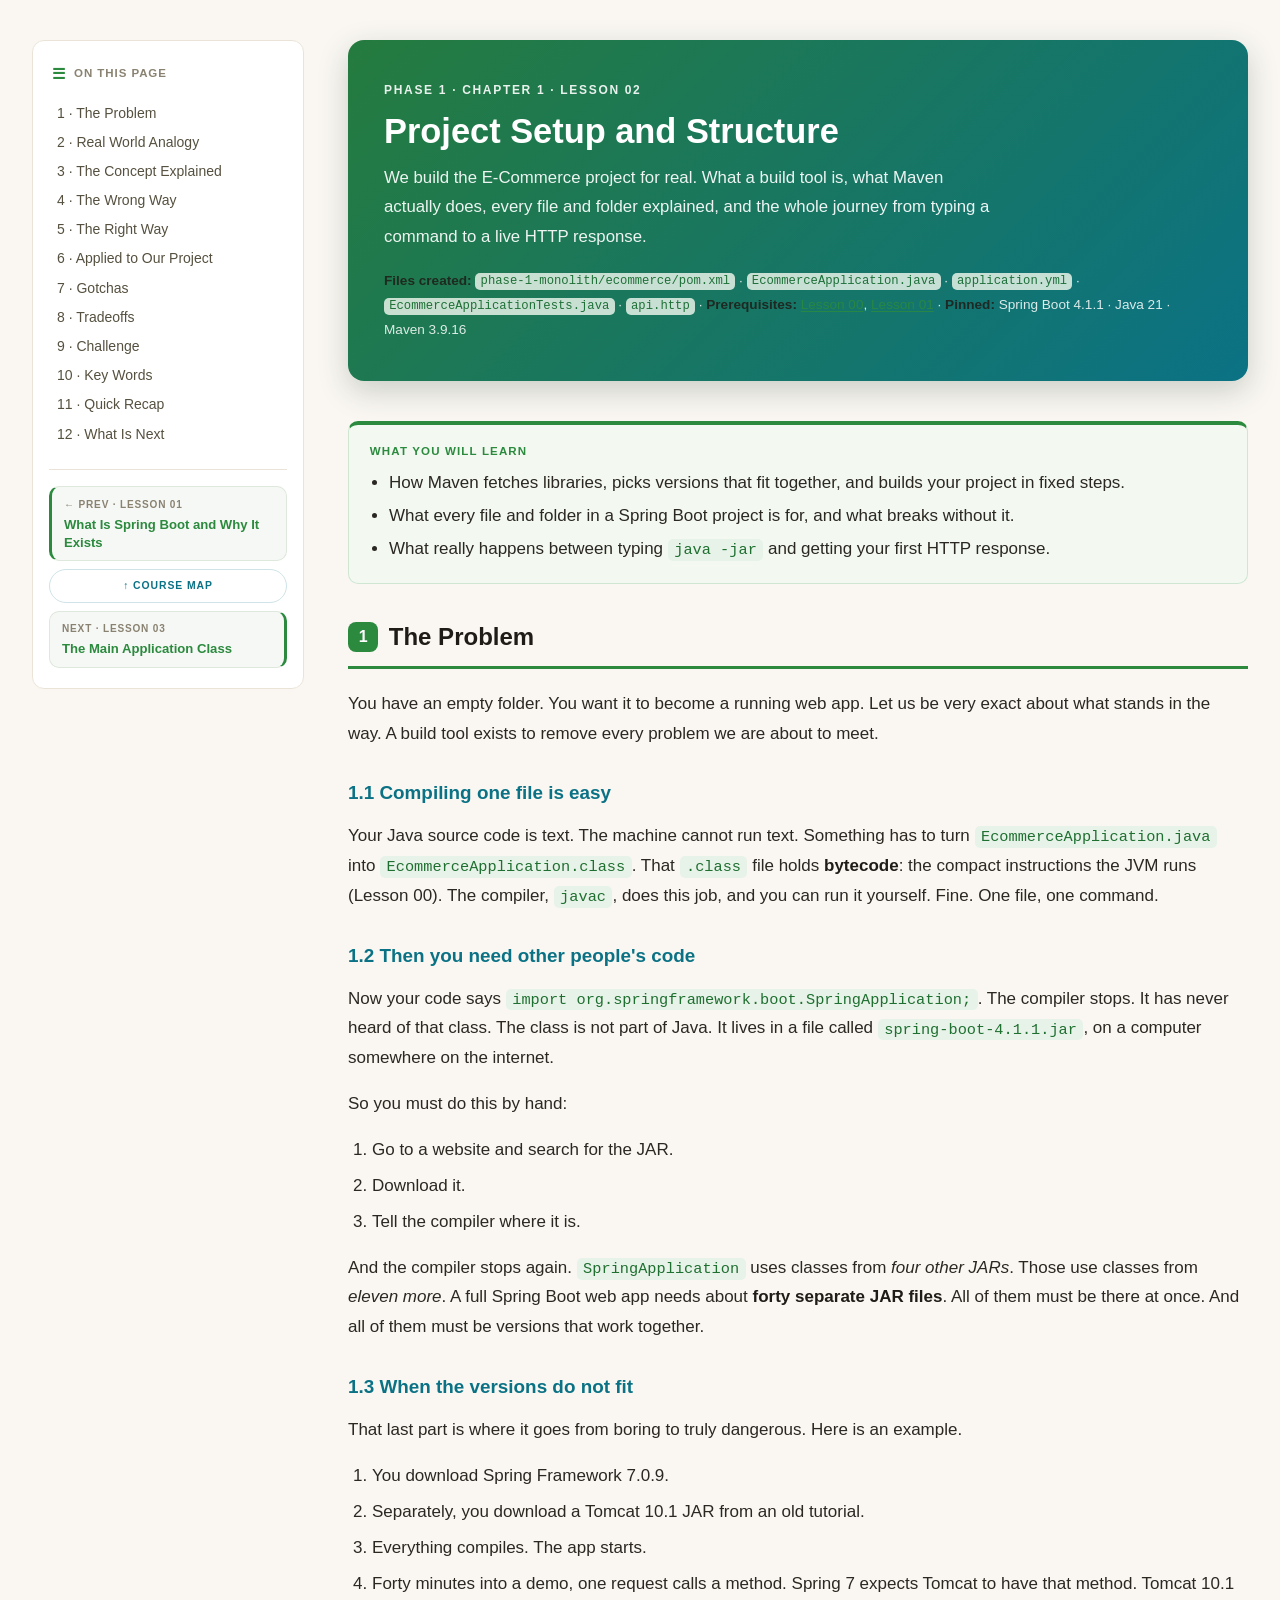
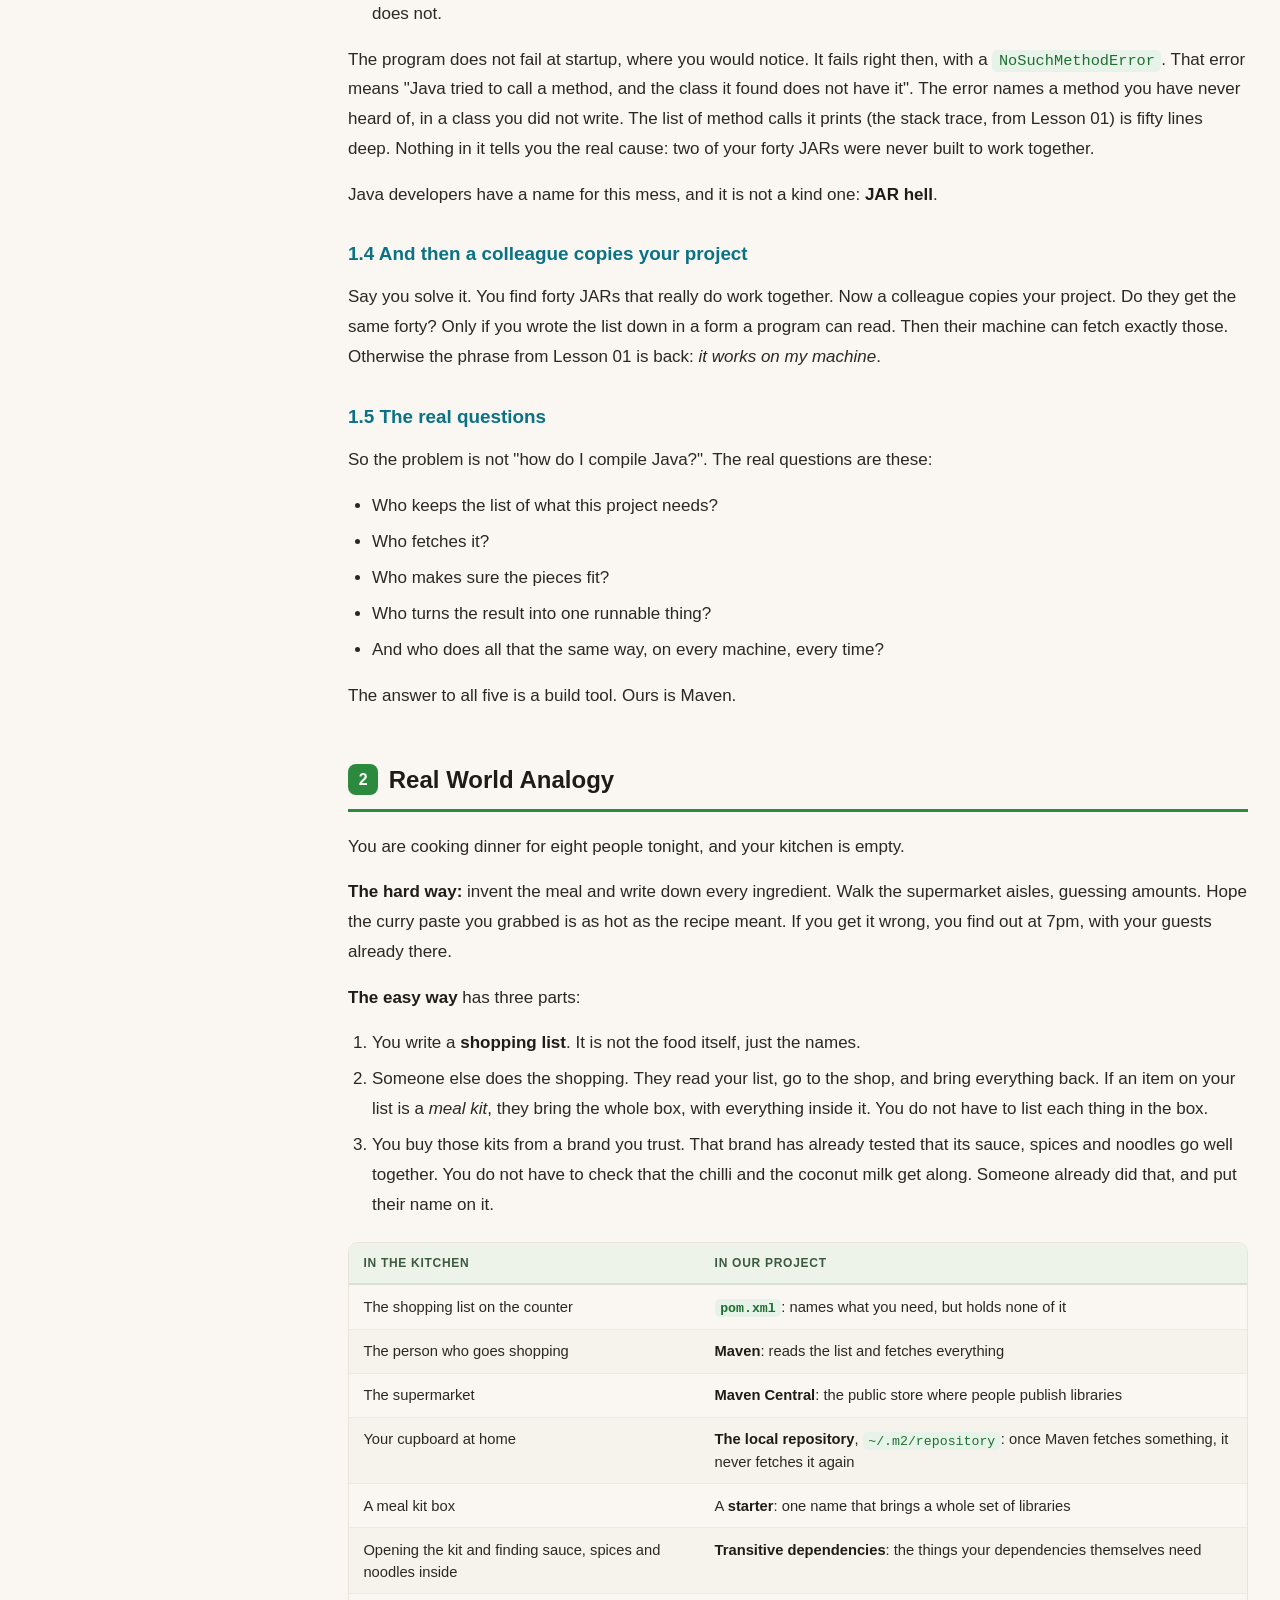
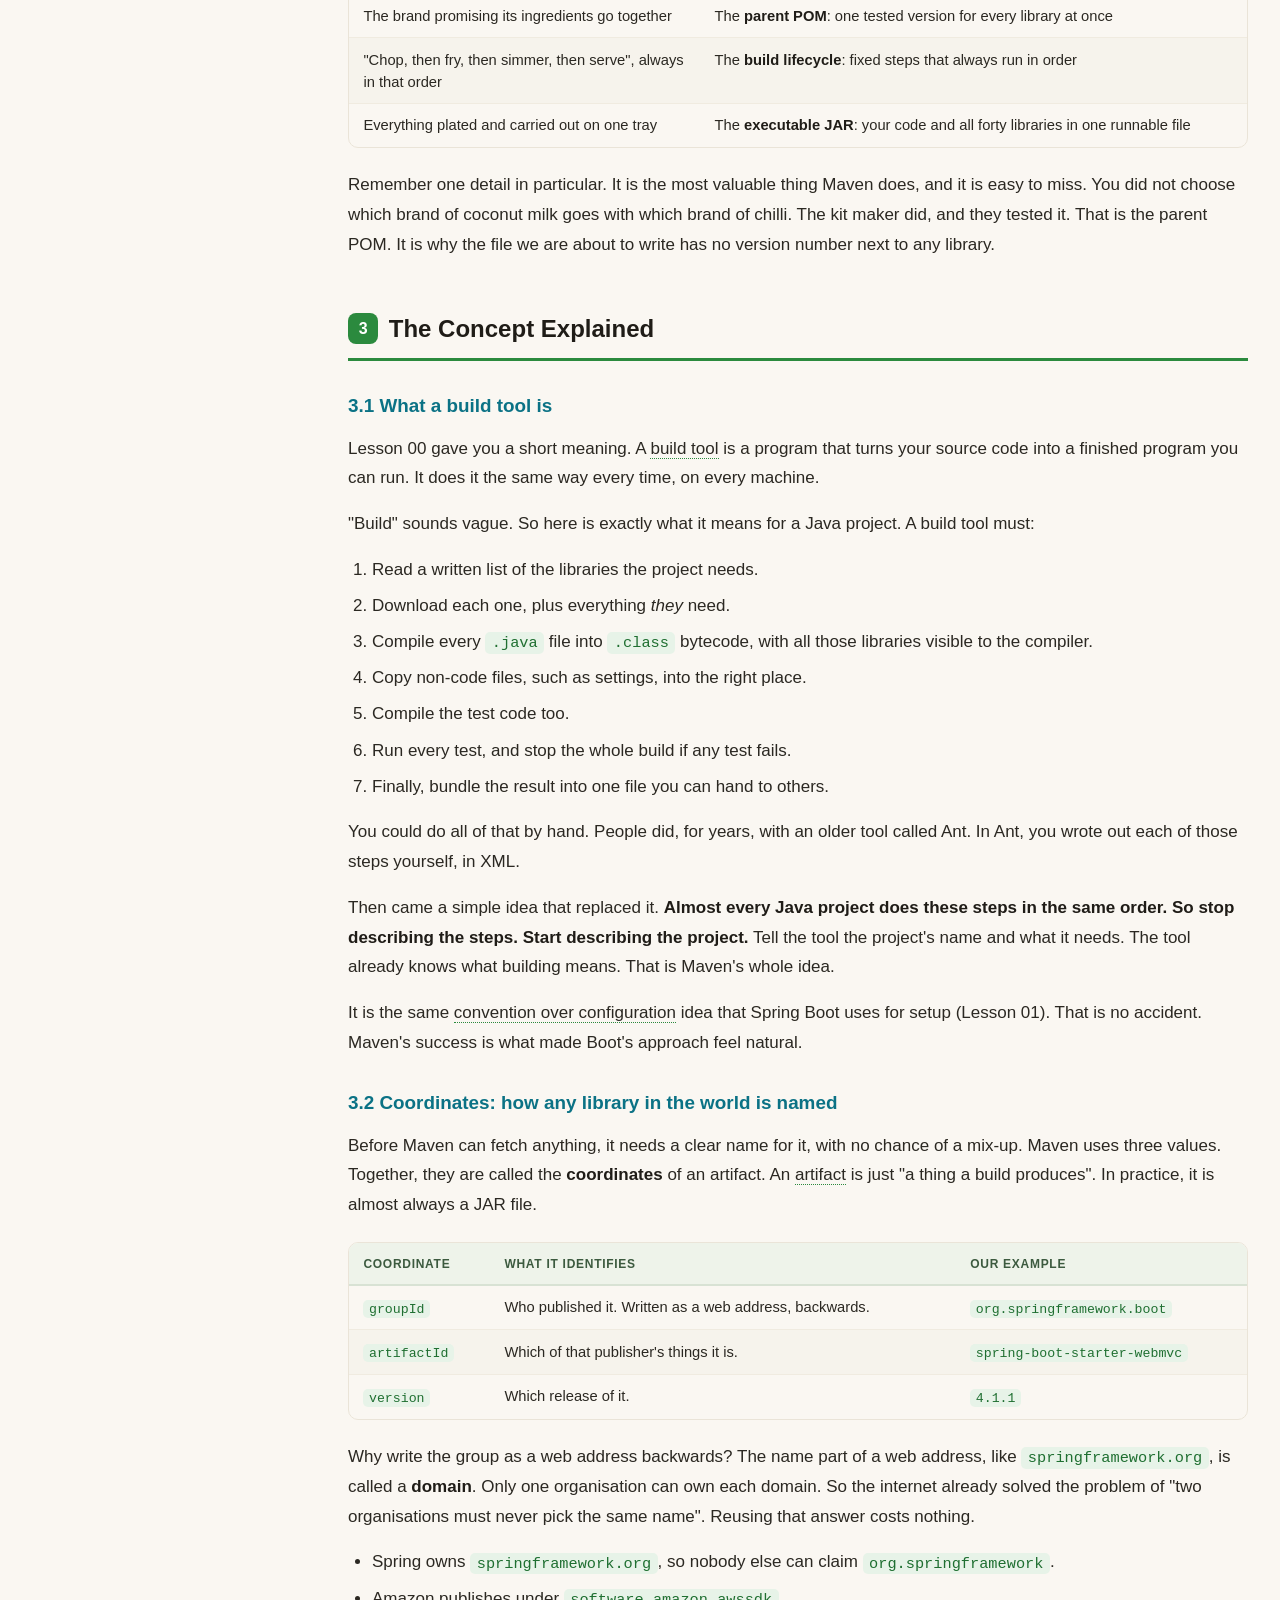
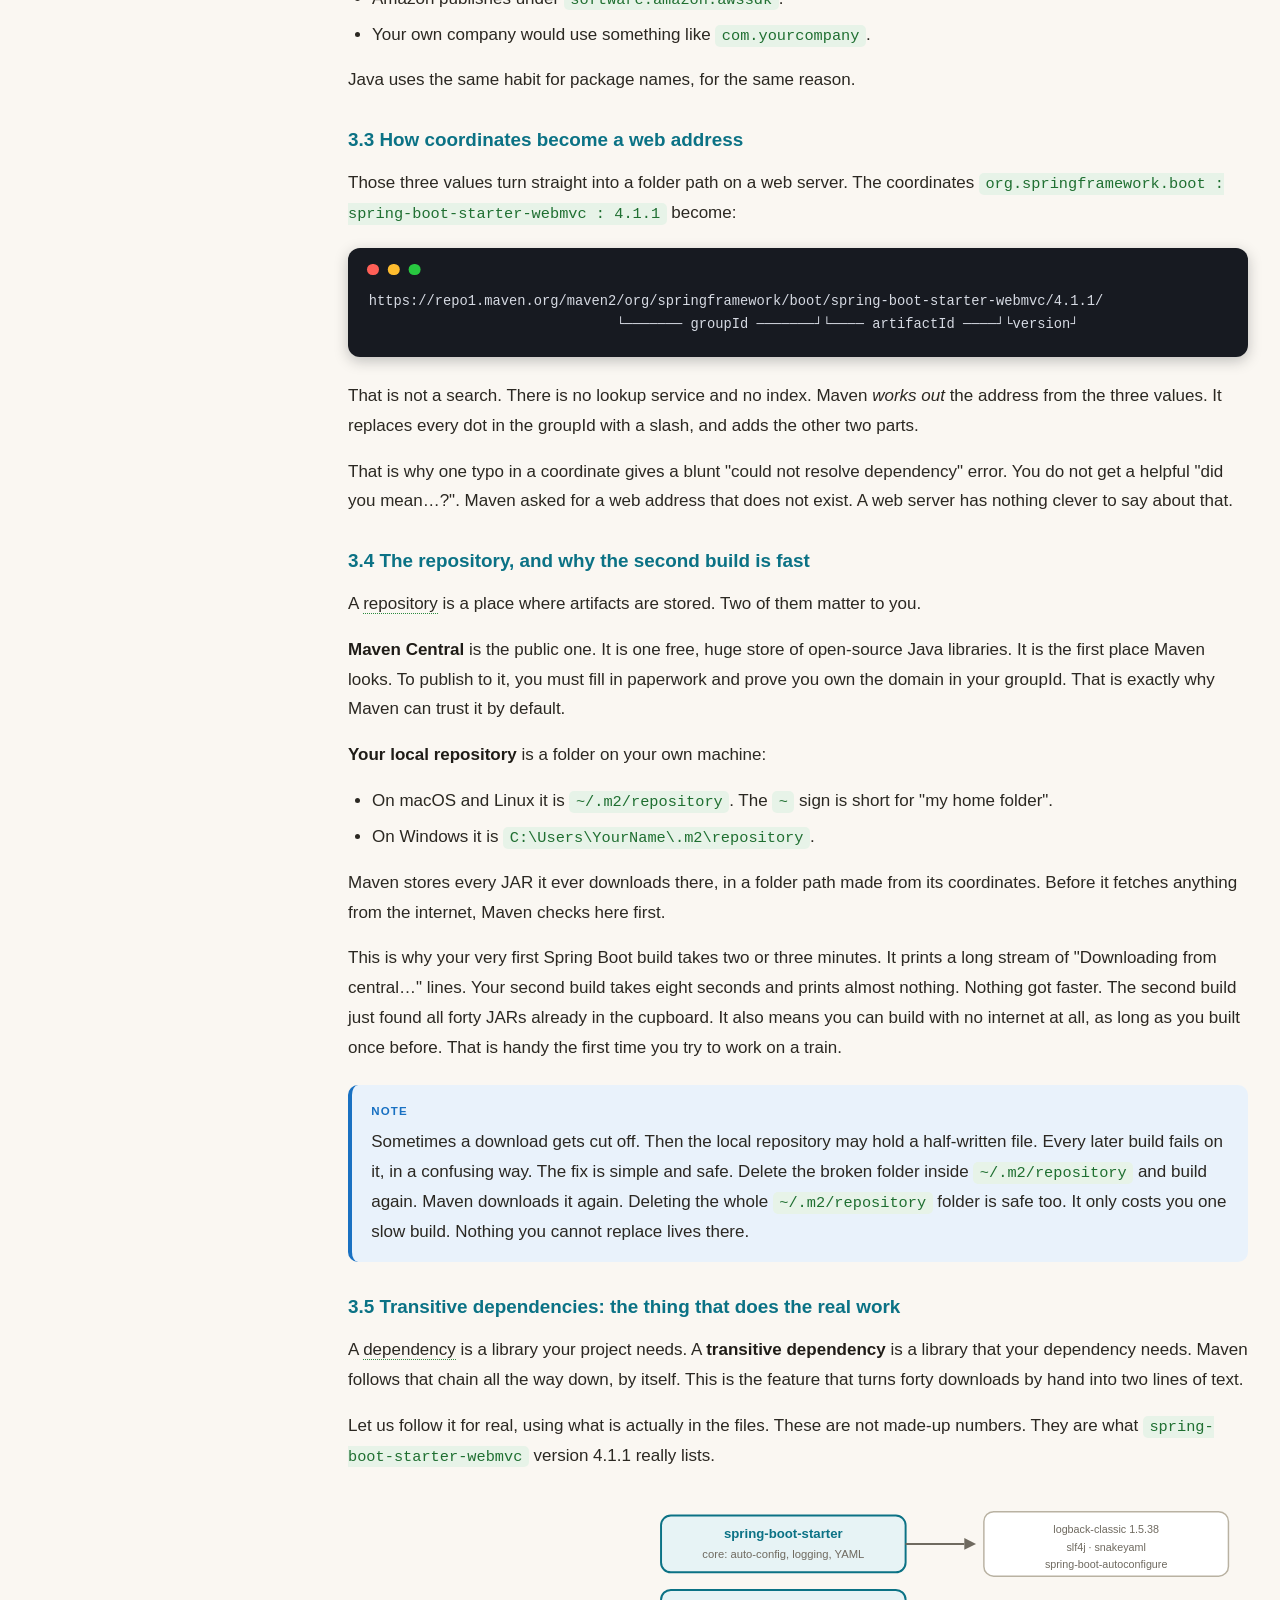
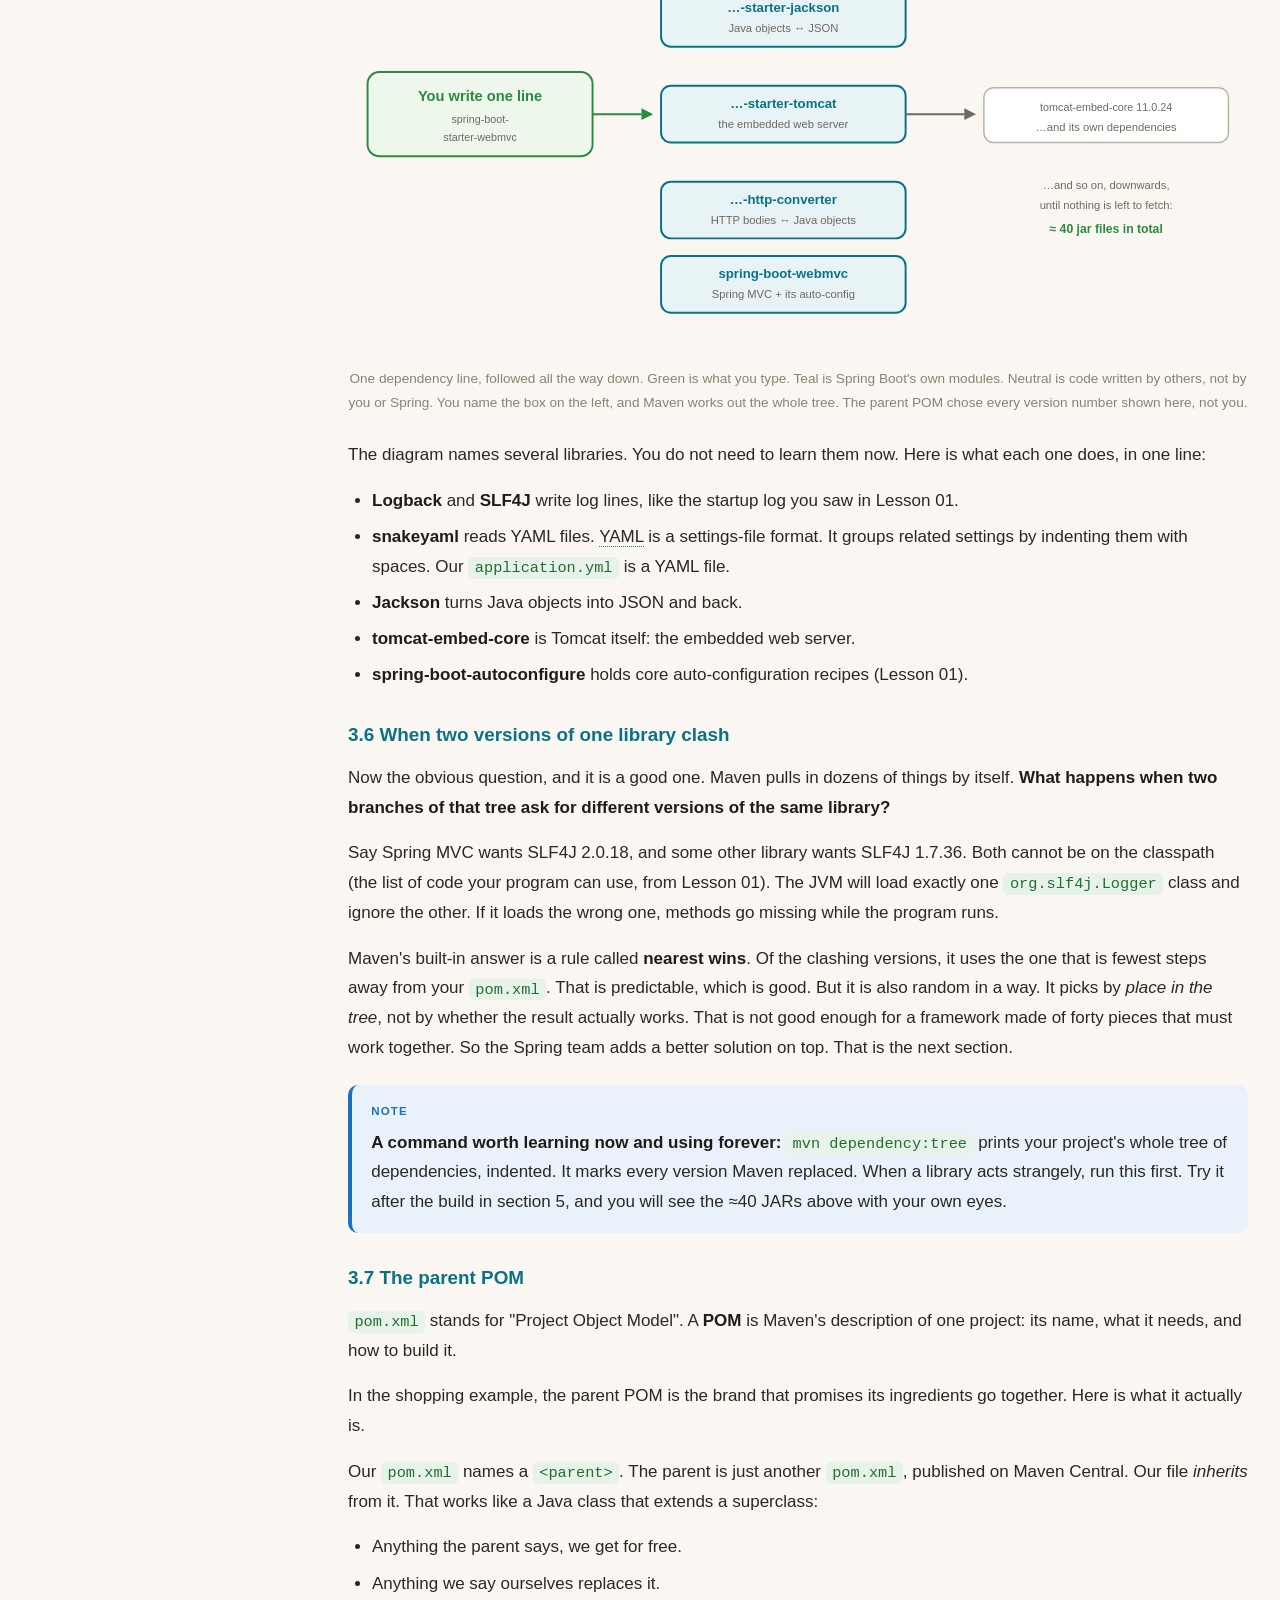
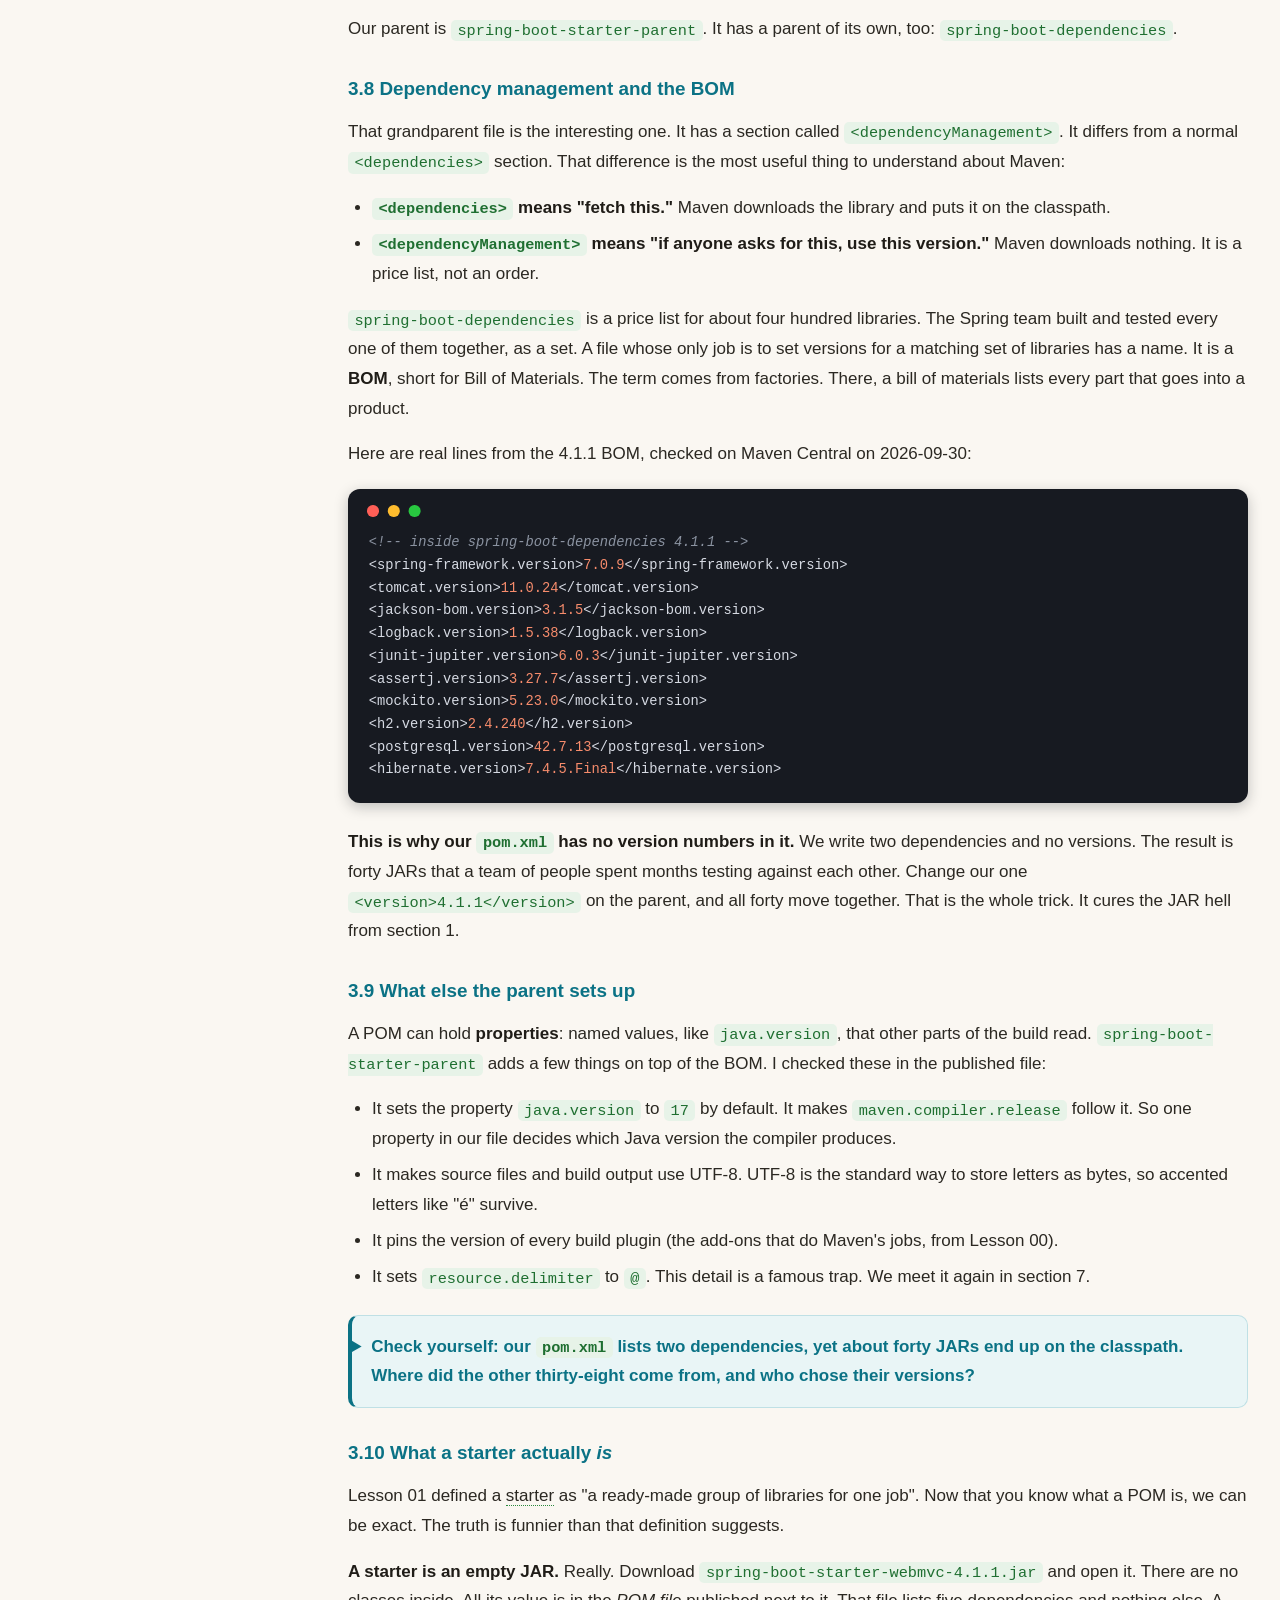
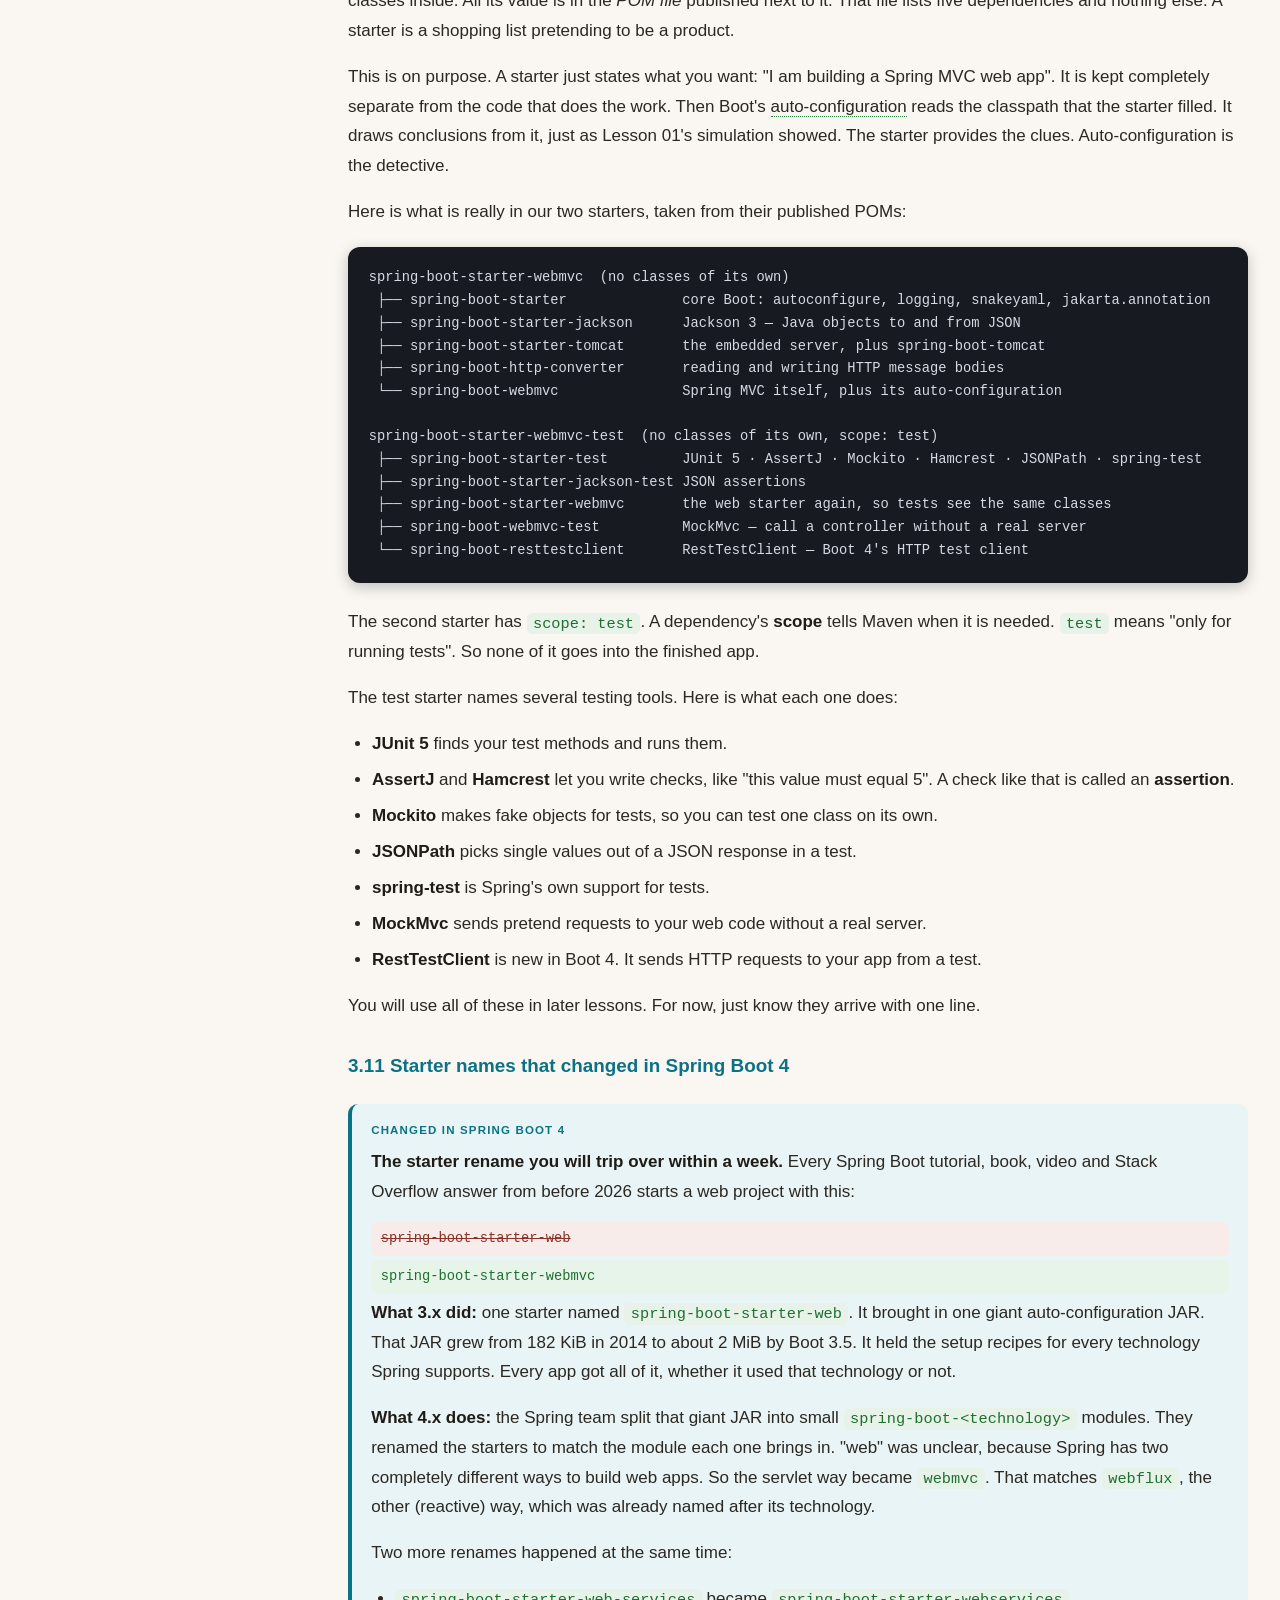
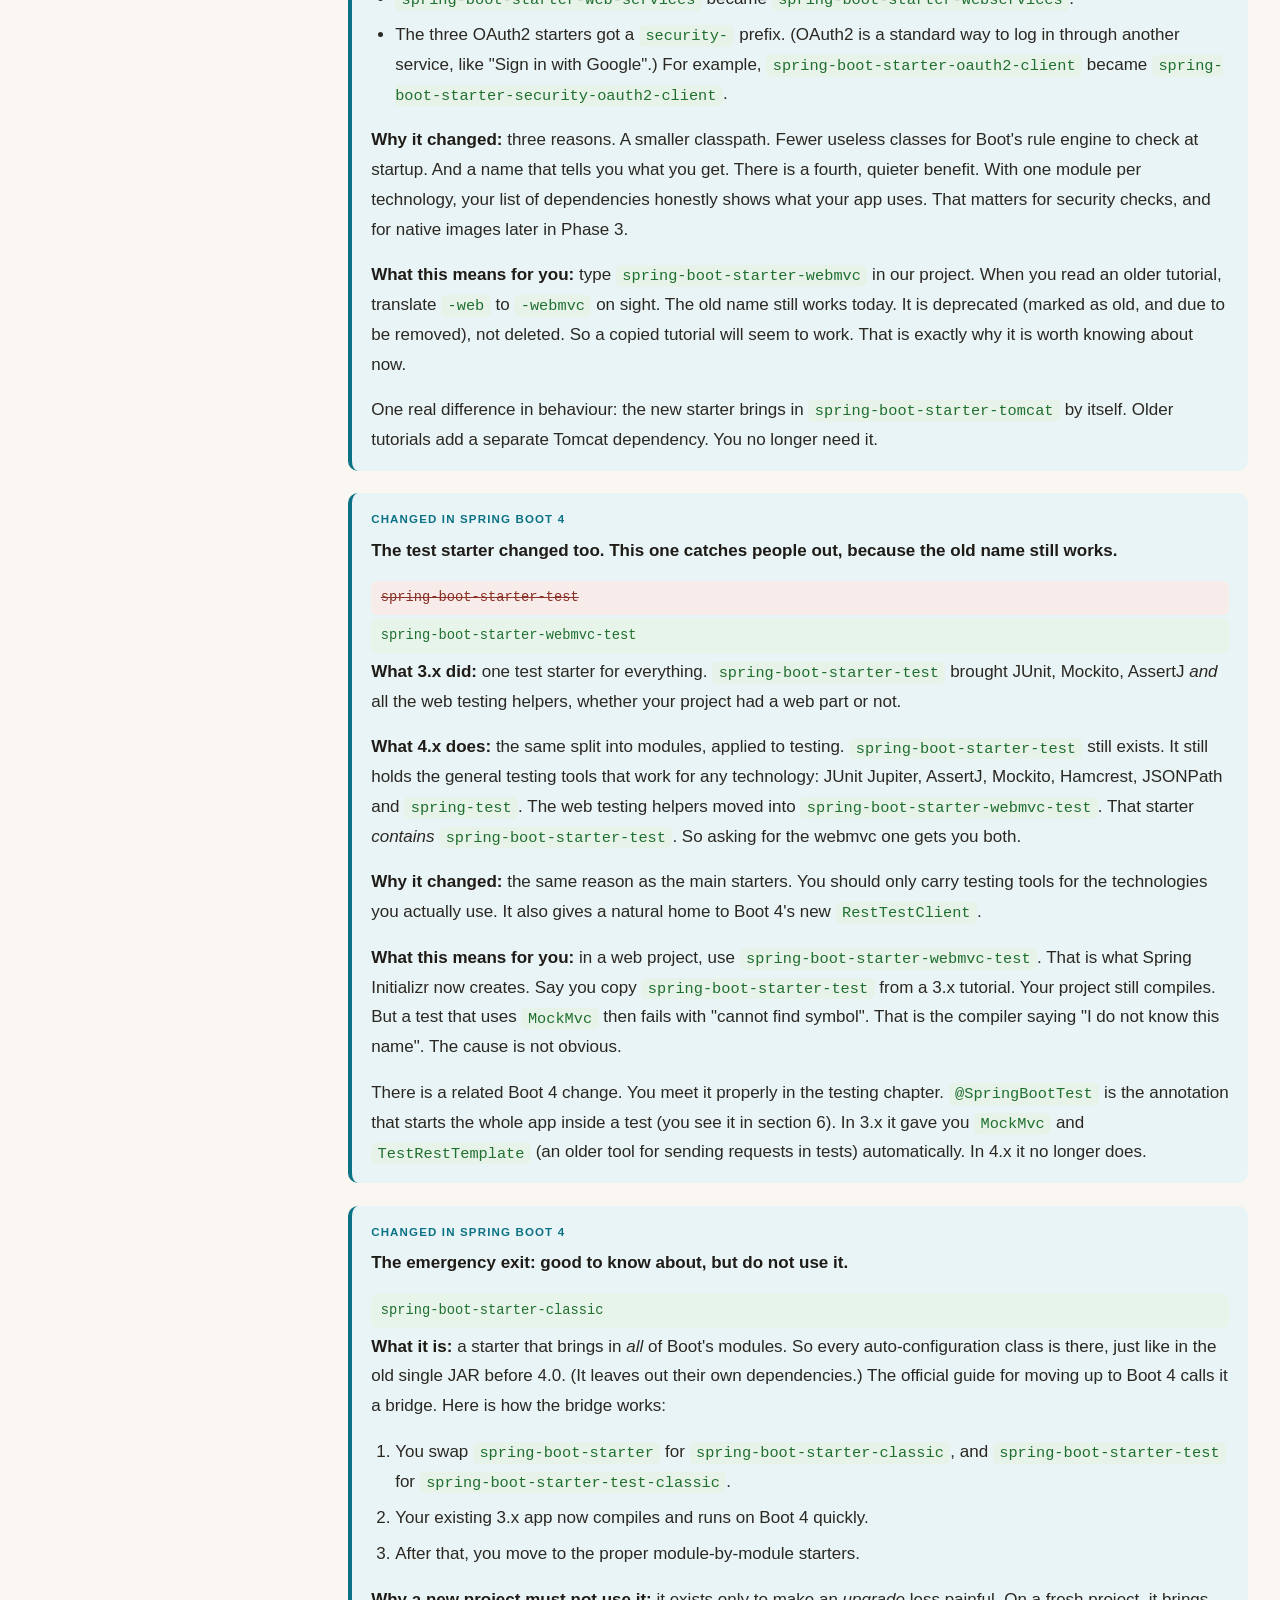
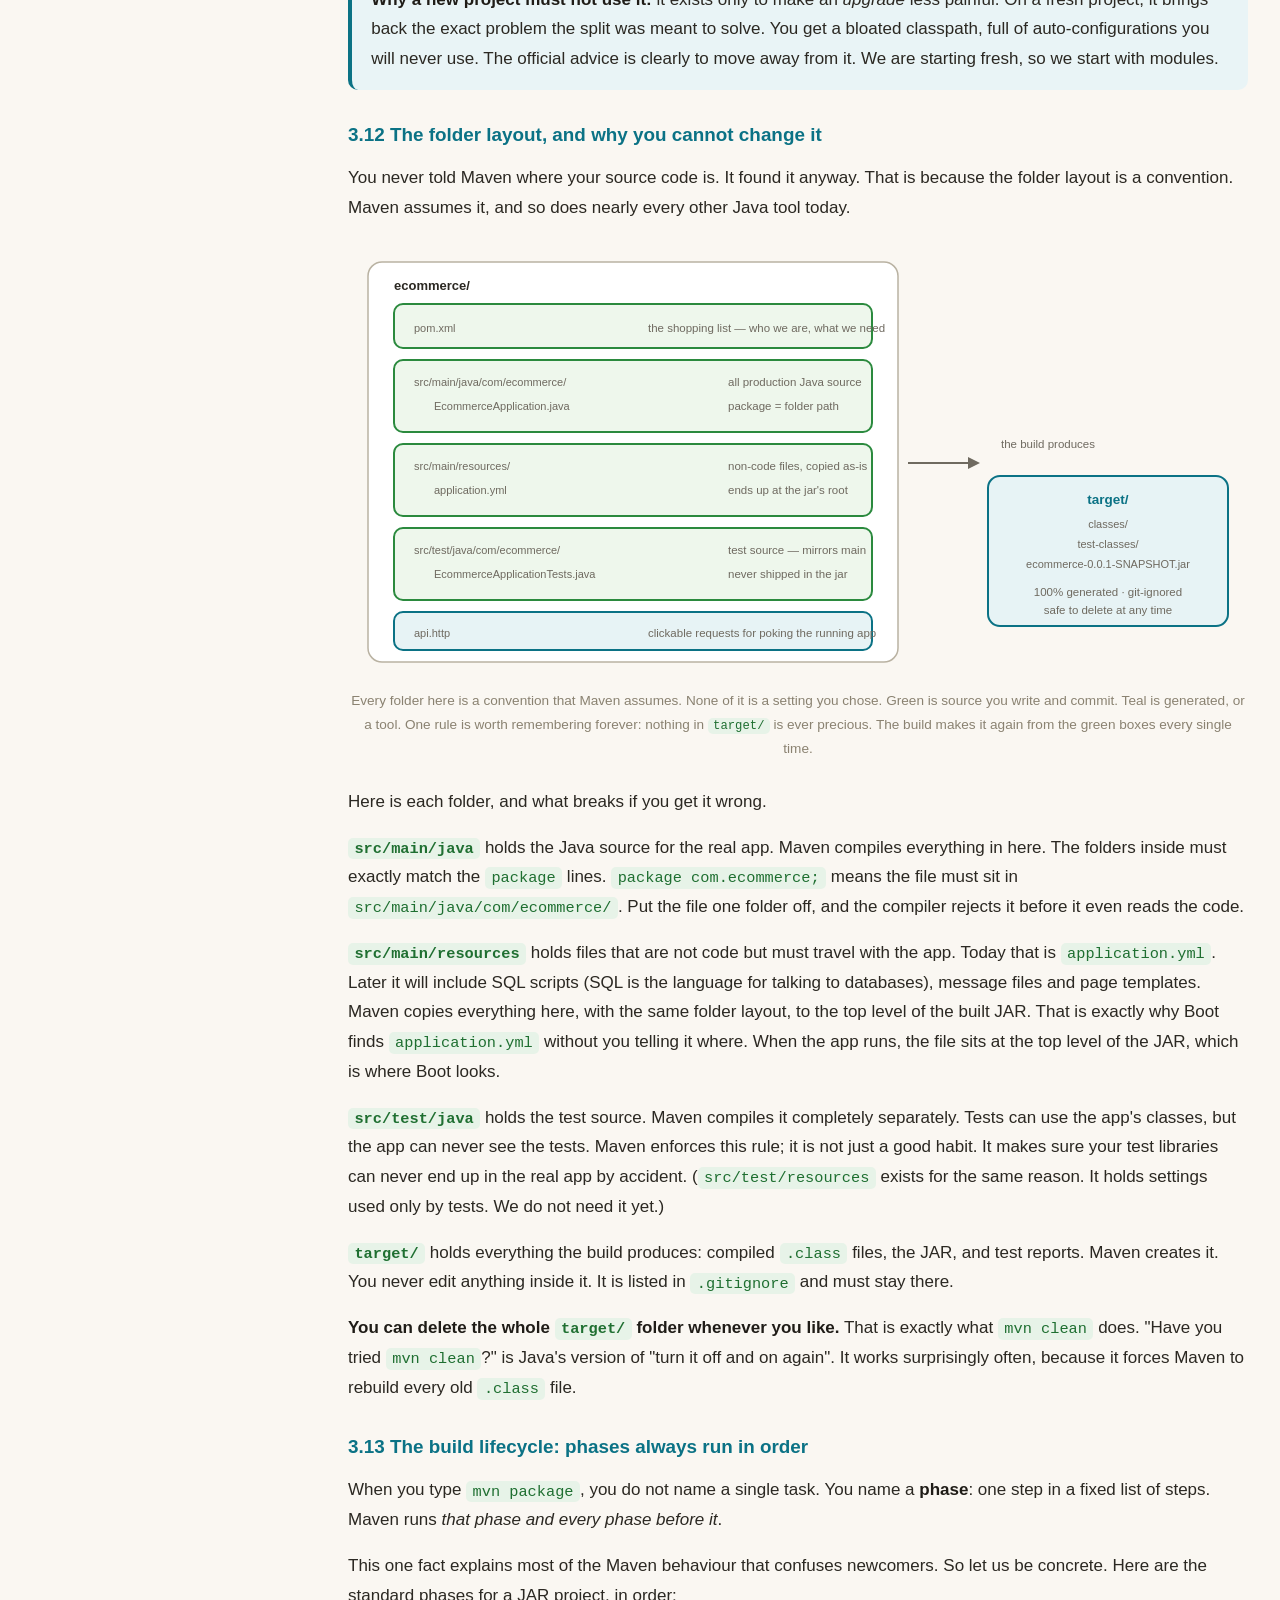
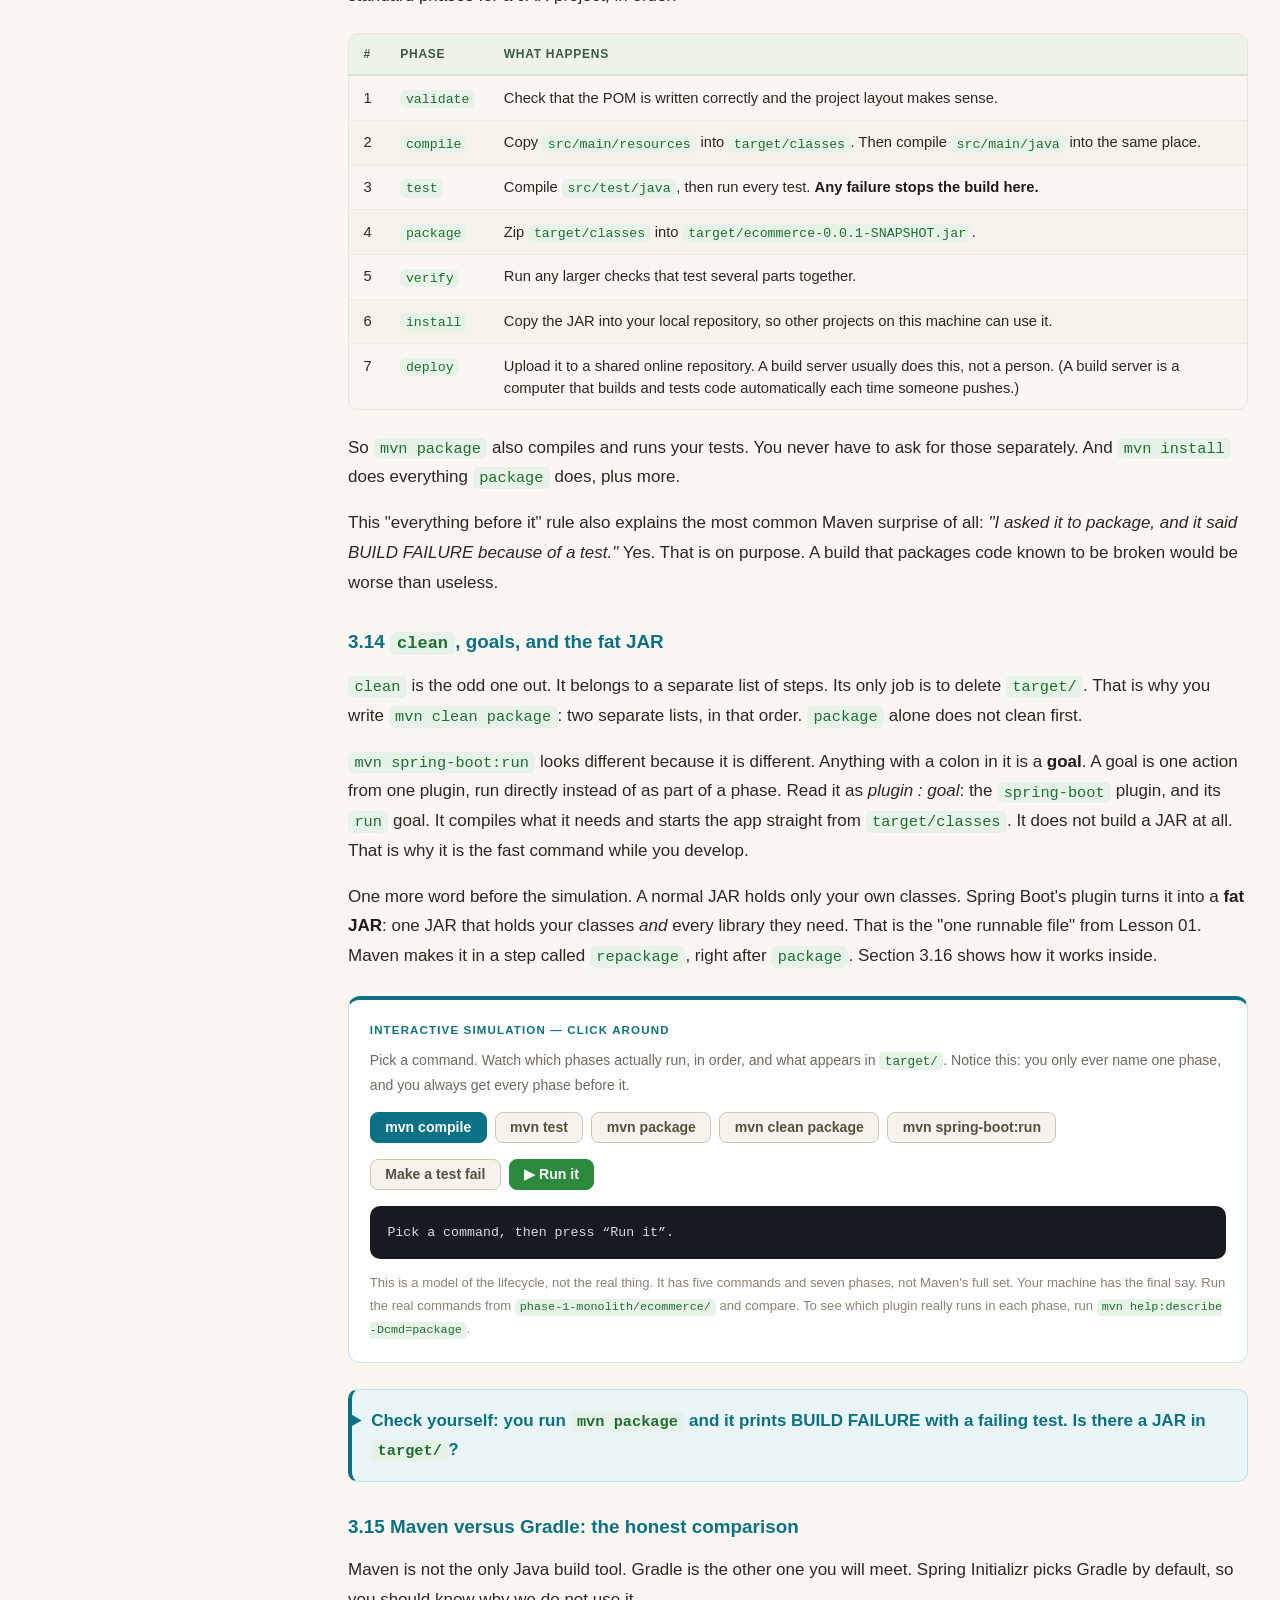
<file: lessons/phase-1-spring-boot-foundations/chapter-01-getting-started/lesson-02-project-setup-and-structure.html>
<!DOCTYPE html>
<html lang="en">
<head>
  <meta charset="utf-8">
  <meta name="viewport" content="width=device-width, initial-scale=1">
  <title>Lesson 02 — Project Setup and Structure</title>
  <link rel="stylesheet" href="../../assets/lesson.css">
</head>
<body>
<div class="page">

  <details class="toc" open>
    <summary class="toc-title"><span class="toc-label">On this page</span></summary>
    <nav>
      <a href="#problem">1 · The Problem</a>
      <a href="#analogy">2 · Real World Analogy</a>
      <a href="#concept">3 · The Concept Explained</a>
      <a href="#wrong">4 · The Wrong Way</a>
      <a href="#right">5 · The Right Way</a>
      <a href="#applied">6 · Applied to Our Project</a>
      <a href="#gotchas">7 · Gotchas</a>
      <a href="#tradeoffs">8 · Tradeoffs</a>
      <a href="#challenge">9 · Challenge</a>
      <a href="#keywords">10 · Key Words</a>
      <a href="#recap">11 · Quick Recap</a>
      <a href="#next">12 · What Is Next</a>
    </nav>
    <div class="prevnext">
      <a class="prev" href="lesson-01-what-is-spring-boot-and-why-it-exists.html"><span class="nav-dir">← Prev · Lesson 01</span><span class="nav-title">What Is Spring Boot and Why It Exists</span></a>
      <a class="hublink" href="../../index.html">↑ Course map</a>
      <a class="next" href="lesson-03-the-main-application-class.html"><span class="nav-dir">Next · Lesson 03</span><span class="nav-title">The Main Application Class</span></a>
    </div>
  </details>

  <main>

    <header class="lesson">
      <p class="kicker">Phase 1 · Chapter 1 · Lesson 02</p>
      <h1>Project Setup and Structure</h1>
      <p class="subtitle">We build the E-Commerce project for real. What a build tool is, what Maven actually does, every file and folder explained, and the whole journey from typing a command to a live HTTP response.</p>
      <p class="meta"><strong>Files created:</strong> <code>phase-1-monolith/ecommerce/pom.xml</code> · <code>EcommerceApplication.java</code> · <code>application.yml</code> · <code>EcommerceApplicationTests.java</code> · <code>api.http</code> · <strong>Prerequisites:</strong> <a href="../chapter-00-setup/lesson-00-getting-your-machine-ready.html">Lesson 00</a>, <a href="lesson-01-what-is-spring-boot-and-why-it-exists.html">Lesson 01</a> · <strong>Pinned:</strong> Spring Boot 4.1.1 · Java 21 · Maven 3.9.16</p>
    </header>

    <div class="learn">
      <ul>
        <li>How Maven fetches libraries, picks versions that fit together, and builds your project in fixed steps.</li>
        <li>What every file and folder in a Spring Boot project is for, and what breaks without it.</li>
        <li>What really happens between typing <code>java -jar</code> and getting your first HTTP response.</li>
      </ul>
    </div>

    <!-- ============================================================= -->
    <section id="problem">
      <h2><span class="secno">1</span>The Problem</h2>

      <p>You have an empty folder. You want it to become a running web app. Let us be very exact about what stands in the way. A build tool exists to remove every problem we are about to meet.</p>

      <h3>1.1 Compiling one file is easy</h3>

      <p>Your Java source code is text. The machine cannot run text. Something has to turn <code>EcommerceApplication.java</code> into <code>EcommerceApplication.class</code>. That <code>.class</code> file holds <strong>bytecode</strong>: the compact instructions the JVM runs (Lesson 00). The compiler, <code>javac</code>, does this job, and you can run it yourself. Fine. One file, one command.</p>

      <h3>1.2 Then you need other people's code</h3>

      <p>Now your code says <code>import org.springframework.boot.SpringApplication;</code>. The compiler stops. It has never heard of that class. The class is not part of Java. It lives in a file called <code>spring-boot-4.1.1.jar</code>, on a computer somewhere on the internet.</p>

      <p>So you must do this by hand:</p>

      <ol>
        <li>Go to a website and search for the JAR.</li>
        <li>Download it.</li>
        <li>Tell the compiler where it is.</li>
      </ol>

      <p>And the compiler stops again. <code>SpringApplication</code> uses classes from <em>four other JARs</em>. Those use classes from <em>eleven more</em>. A full Spring Boot web app needs about <strong>forty separate JAR files</strong>. All of them must be there at once. And all of them must be versions that work together.</p>

      <h3>1.3 When the versions do not fit</h3>

      <p>That last part is where it goes from boring to truly dangerous. Here is an example.</p>

      <ol>
        <li>You download Spring Framework 7.0.9.</li>
        <li>Separately, you download a Tomcat 10.1 JAR from an old tutorial.</li>
        <li>Everything compiles. The app starts.</li>
        <li>Forty minutes into a demo, one request calls a method. Spring 7 expects Tomcat to have that method. Tomcat 10.1 does not.</li>
      </ol>

      <p>The program does not fail at startup, where you would notice. It fails right then, with a <code>NoSuchMethodError</code>. That error means "Java tried to call a method, and the class it found does not have it". The error names a method you have never heard of, in a class you did not write. The list of method calls it prints (the stack trace, from Lesson 01) is fifty lines deep. Nothing in it tells you the real cause: two of your forty JARs were never built to work together.</p>

      <p>Java developers have a name for this mess, and it is not a kind one: <strong>JAR hell</strong>.</p>

      <h3>1.4 And then a colleague copies your project</h3>

      <p>Say you solve it. You find forty JARs that really do work together. Now a colleague copies your project. Do they get the same forty? Only if you wrote the list down in a form a program can read. Then their machine can fetch exactly those. Otherwise the phrase from Lesson 01 is back: <em>it works on my machine</em>.</p>

      <h3>1.5 The real questions</h3>

      <p>So the problem is not "how do I compile Java?". The real questions are these:</p>

      <ul>
        <li>Who keeps the list of what this project needs?</li>
        <li>Who fetches it?</li>
        <li>Who makes sure the pieces fit?</li>
        <li>Who turns the result into one runnable thing?</li>
        <li>And who does all that the same way, on every machine, every time?</li>
      </ul>

      <p>The answer to all five is a build tool. Ours is Maven.</p>
    </section>

    <!-- ============================================================= -->
    <section id="analogy">
      <h2><span class="secno">2</span>Real World Analogy</h2>

      <p>You are cooking dinner for eight people tonight, and your kitchen is empty.</p>

      <p><strong>The hard way:</strong> invent the meal and write down every ingredient. Walk the supermarket aisles, guessing amounts. Hope the curry paste you grabbed is as hot as the recipe meant. If you get it wrong, you find out at 7pm, with your guests already there.</p>

      <p><strong>The easy way</strong> has three parts:</p>

      <ol>
        <li>You write a <strong>shopping list</strong>. It is not the food itself, just the names.</li>
        <li>Someone else does the shopping. They read your list, go to the shop, and bring everything back. If an item on your list is a <em>meal kit</em>, they bring the whole box, with everything inside it. You do not have to list each thing in the box.</li>
        <li>You buy those kits from a brand you trust. That brand has already tested that its sauce, spices and noodles go well together. You do not have to check that the chilli and the coconut milk get along. Someone already did that, and put their name on it.</li>
      </ol>

      <div class="tablewrap">
        <table>
          <thead><tr><th>In the kitchen</th><th>In our project</th></tr></thead>
          <tbody>
            <tr><td>The shopping list on the counter</td><td><strong><code>pom.xml</code></strong>: names what you need, but holds none of it</td></tr>
            <tr><td>The person who goes shopping</td><td><strong>Maven</strong>: reads the list and fetches everything</td></tr>
            <tr><td>The supermarket</td><td><strong>Maven Central</strong>: the public store where people publish libraries</td></tr>
            <tr><td>Your cupboard at home</td><td><strong>The local repository</strong>, <code>~/.m2/repository</code>: once Maven fetches something, it never fetches it again</td></tr>
            <tr><td>A meal kit box</td><td>A <strong>starter</strong>: one name that brings a whole set of libraries</td></tr>
            <tr><td>Opening the kit and finding sauce, spices and noodles inside</td><td><strong>Transitive dependencies</strong>: the things your dependencies themselves need</td></tr>
            <tr><td>The brand promising its ingredients go together</td><td>The <strong>parent POM</strong>: one tested version for every library at once</td></tr>
            <tr><td>"Chop, then fry, then simmer, then serve", always in that order</td><td>The <strong>build lifecycle</strong>: fixed steps that always run in order</td></tr>
            <tr><td>Everything plated and carried out on one tray</td><td>The <strong>executable JAR</strong>: your code and all forty libraries in one runnable file</td></tr>
          </tbody>
        </table>
      </div>

      <p>Remember one detail in particular. It is the most valuable thing Maven does, and it is easy to miss. You did not choose which brand of coconut milk goes with which brand of chilli. The kit maker did, and they tested it. That is the parent POM. It is why the file we are about to write has no version number next to any library.</p>
    </section>

    <!-- ============================================================= -->
    <section id="concept">
      <h2><span class="secno">3</span>The Concept Explained</h2>

      <h3>3.1 What a build tool is</h3>

      <p>Lesson 00 gave you a short meaning. A <span class="term" tabindex="0" data-def="A program that turns source code into a runnable program: fetching dependencies, compiling, running tests and packaging, in a fixed order, the same way every time.">build tool</span> is a program that turns your source code into a finished program you can run. It does it the same way every time, on every machine.</p>

      <p>"Build" sounds vague. So here is exactly what it means for a Java project. A build tool must:</p>
      <ol>
        <li>Read a written list of the libraries the project needs.</li>
        <li>Download each one, plus everything <em>they</em> need.</li>
        <li>Compile every <code>.java</code> file into <code>.class</code> bytecode, with all those libraries visible to the compiler.</li>
        <li>Copy non-code files, such as settings, into the right place.</li>
        <li>Compile the test code too.</li>
        <li>Run every test, and stop the whole build if any test fails.</li>
        <li>Finally, bundle the result into one file you can hand to others.</li>
      </ol>

      <p>You could do all of that by hand. People did, for years, with an older tool called Ant. In Ant, you wrote out each of those steps yourself, in XML.</p>

      <p>Then came a simple idea that replaced it. <strong>Almost every Java project does these steps in the same order. So stop describing the steps. Start describing the project.</strong> Tell the tool the project's name and what it needs. The tool already knows what building means. That is Maven's whole idea.</p>

      <p>It is the same <span class="term" tabindex="0" data-def="Assuming the usual arrangement instead of making you state it, and letting you change it only where yours is different.">convention over configuration</span> idea that Spring Boot uses for setup (Lesson 01). That is no accident. Maven's success is what made Boot's approach feel natural.</p>

      <h3>3.2 Coordinates: how any library in the world is named</h3>

      <p>Before Maven can fetch anything, it needs a clear name for it, with no chance of a mix-up. Maven uses three values. Together, they are called the <strong>coordinates</strong> of an artifact. An <span class="term" tabindex="0" data-def="Any published, downloadable output of a build, usually a jar file. Named by groupId, artifactId and version.">artifact</span> is just "a thing a build produces". In practice, it is almost always a JAR file.</p>

      <div class="tablewrap">
        <table>
          <thead><tr><th>Coordinate</th><th>What it identifies</th><th>Our example</th></tr></thead>
          <tbody>
            <tr><td><code>groupId</code></td><td>Who published it. Written as a web address, backwards.</td><td><code>org.springframework.boot</code></td></tr>
            <tr><td><code>artifactId</code></td><td>Which of that publisher's things it is.</td><td><code>spring-boot-starter-webmvc</code></td></tr>
            <tr><td><code>version</code></td><td>Which release of it.</td><td><code>4.1.1</code></td></tr>
          </tbody>
        </table>
      </div>

      <p>Why write the group as a web address backwards? The name part of a web address, like <code>springframework.org</code>, is called a <strong>domain</strong>. Only one organisation can own each domain. So the internet already solved the problem of "two organisations must never pick the same name". Reusing that answer costs nothing.</p>

      <ul>
        <li>Spring owns <code>springframework.org</code>, so nobody else can claim <code>org.springframework</code>.</li>
        <li>Amazon publishes under <code>software.amazon.awssdk</code>.</li>
        <li>Your own company would use something like <code>com.yourcompany</code>.</li>
      </ul>

      <p>Java uses the same habit for package names, for the same reason.</p>

      <h3>3.3 How coordinates become a web address</h3>

      <p>Those three values turn straight into a folder path on a web server. The coordinates <code>org.springframework.boot : spring-boot-starter-webmvc : 4.1.1</code> become:</p>

      <pre><code>https://repo1.maven.org/maven2/org/springframework/boot/spring-boot-starter-webmvc/4.1.1/
                              └─────── groupId ───────┘└──── artifactId ────┘└version┘</code></pre>

      <p>That is not a search. There is no lookup service and no index. Maven <em>works out</em> the address from the three values. It replaces every dot in the groupId with a slash, and adds the other two parts.</p>

      <p>That is why one typo in a coordinate gives a blunt "could not resolve dependency" error. You do not get a helpful "did you mean…?". Maven asked for a web address that does not exist. A web server has nothing clever to say about that.</p>

      <h3>3.4 The repository, and why the second build is fast</h3>

      <p>A <span class="term" tabindex="0" data-def="A place where published jar files are stored, found by their coordinates. Maven Central is the public one; ~/.m2/repository is your local copy.">repository</span> is a place where artifacts are stored. Two of them matter to you.</p>

      <p><strong>Maven Central</strong> is the public one. It is one free, huge store of open-source Java libraries. It is the first place Maven looks. To publish to it, you must fill in paperwork and prove you own the domain in your groupId. That is exactly why Maven can trust it by default.</p>

      <p><strong>Your local repository</strong> is a folder on your own machine:</p>

      <ul>
        <li>On macOS and Linux it is <code>~/.m2/repository</code>. The <code>~</code> sign is short for "my home folder".</li>
        <li>On Windows it is <code>C:\Users\YourName\.m2\repository</code>.</li>
      </ul>

      <p>Maven stores every JAR it ever downloads there, in a folder path made from its coordinates. Before it fetches anything from the internet, Maven checks here first.</p>

      <p>This is why your very first Spring Boot build takes two or three minutes. It prints a long stream of "Downloading from central…" lines. Your second build takes eight seconds and prints almost nothing. Nothing got faster. The second build just found all forty JARs already in the cupboard. It also means you can build with no internet at all, as long as you built once before. That is handy the first time you try to work on a train.</p>

      <div class="note">
        <p>Sometimes a download gets cut off. Then the local repository may hold a half-written file. Every later build fails on it, in a confusing way. The fix is simple and safe. Delete the broken folder inside <code>~/.m2/repository</code> and build again. Maven downloads it again. Deleting the whole <code>~/.m2/repository</code> folder is safe too. It only costs you one slow build. Nothing you cannot replace lives there.</p>
      </div>

      <h3>3.5 Transitive dependencies: the thing that does the real work</h3>

      <p>A <span class="term" tabindex="0" data-def="A library your project needs in order to compile or run.">dependency</span> is a library your project needs. A <strong>transitive dependency</strong> is a library that your dependency needs. Maven follows that chain all the way down, by itself. This is the feature that turns forty downloads by hand into two lines of text.</p>

      <p>Let us follow it for real, using what is actually in the files. These are not made-up numbers. They are what <code>spring-boot-starter-webmvc</code> version 4.1.1 really lists.</p>

      <figure class="fig">
        <svg viewBox="0 0 920 470" role="img" aria-label="A fan-out diagram. One green box at the top left, labelled 'one line in pom.xml: spring-boot-starter-webmvc', has arrows to five teal boxes: spring-boot-starter (core), spring-boot-starter-jackson, spring-boot-starter-tomcat, spring-boot-http-converter, and spring-boot-webmvc. Two of those in turn have arrows to further neutral boxes listing real libraries: Logback, SLF4J, snakeyaml and the autoconfigure module under the core starter, and Tomcat 11 under the tomcat starter. A caption note says roughly forty jar files arrive in total.">
          <rect x="20" y="180" width="230" height="86" rx="12" class="fig-box-green"/>
          <text x="135" y="210" text-anchor="middle" class="fig-h-green">You write one line</text>
          <text x="135" y="232" text-anchor="middle" class="fig-mono-small">spring-boot-</text>
          <text x="135" y="250" text-anchor="middle" class="fig-mono-small">starter-webmvc</text>

          <path class="fig-arrow-green" d="M250,223 H300"/>
          <polygon class="fig-arrowhead-green" points="300,217 300,229 312,223"/>

          <rect x="320" y="20" width="250" height="58" rx="10" class="fig-box-teal"/>
          <text x="445" y="43" text-anchor="middle" class="fig-label-teal">spring-boot-starter</text>
          <text x="445" y="63" text-anchor="middle" class="fig-small">core: auto-config, logging, YAML</text>

          <rect x="320" y="96" width="250" height="58" rx="10" class="fig-box-teal"/>
          <text x="445" y="119" text-anchor="middle" class="fig-label-teal">…-starter-jackson</text>
          <text x="445" y="139" text-anchor="middle" class="fig-small">Java objects ↔ JSON</text>

          <rect x="320" y="194" width="250" height="58" rx="10" class="fig-box-teal"/>
          <text x="445" y="217" text-anchor="middle" class="fig-label-teal">…-starter-tomcat</text>
          <text x="445" y="237" text-anchor="middle" class="fig-small">the embedded web server</text>

          <rect x="320" y="292" width="250" height="58" rx="10" class="fig-box-teal"/>
          <text x="445" y="315" text-anchor="middle" class="fig-label-teal">…-http-converter</text>
          <text x="445" y="335" text-anchor="middle" class="fig-small">HTTP bodies ↔ Java objects</text>

          <rect x="320" y="368" width="250" height="58" rx="10" class="fig-box-teal"/>
          <text x="445" y="391" text-anchor="middle" class="fig-label-teal">spring-boot-webmvc</text>
          <text x="445" y="411" text-anchor="middle" class="fig-small">Spring MVC + its auto-config</text>

          <path class="fig-arrow" d="M570,49 H630"/>
          <polygon class="fig-arrowhead" points="630,43 630,55 642,49"/>
          <path class="fig-arrow" d="M570,223 H630"/>
          <polygon class="fig-arrowhead" points="630,217 630,229 642,223"/>

          <rect x="650" y="16" width="250" height="66" rx="10" class="fig-box"/>
          <text x="775" y="38" text-anchor="middle" class="fig-mono-small">logback-classic 1.5.38</text>
          <text x="775" y="56" text-anchor="middle" class="fig-mono-small">slf4j · snakeyaml</text>
          <text x="775" y="74" text-anchor="middle" class="fig-mono-small">spring-boot-autoconfigure</text>

          <rect x="650" y="196" width="250" height="56" rx="10" class="fig-box"/>
          <text x="775" y="220" text-anchor="middle" class="fig-mono-small">tomcat-embed-core 11.0.24</text>
          <text x="775" y="240" text-anchor="middle" class="fig-small">…and its own dependencies</text>

          <text x="775" y="300" text-anchor="middle" class="fig-small">…and so on, downwards,</text>
          <text x="775" y="320" text-anchor="middle" class="fig-small">until nothing is left to fetch:</text>
          <text x="775" y="344" text-anchor="middle" class="fig-caption-accent">≈ 40 jar files in total</text>
        </svg>
        <figcaption>One dependency line, followed all the way down. Green is what you type. Teal is Spring Boot's own modules. Neutral is code written by others, not by you or Spring. You name the box on the left, and Maven works out the whole tree. The parent POM chose every version number shown here, not you.</figcaption>
      </figure>

      <p>The diagram names several libraries. You do not need to learn them now. Here is what each one does, in one line:</p>

      <ul>
        <li><strong>Logback</strong> and <strong>SLF4J</strong> write log lines, like the startup log you saw in Lesson 01.</li>
        <li><strong>snakeyaml</strong> reads YAML files. <span class="term" tabindex="0" data-def="A settings-file format that uses indentation (spaces) to group related settings. application.yml is written in YAML.">YAML</span> is a settings-file format. It groups related settings by indenting them with spaces. Our <code>application.yml</code> is a YAML file.</li>
        <li><strong>Jackson</strong> turns Java objects into JSON and back.</li>
        <li><strong>tomcat-embed-core</strong> is Tomcat itself: the embedded web server.</li>
        <li><strong>spring-boot-autoconfigure</strong> holds core auto-configuration recipes (Lesson 01).</li>
      </ul>

      <h3>3.6 When two versions of one library clash</h3>

      <p>Now the obvious question, and it is a good one. Maven pulls in dozens of things by itself. <strong>What happens when two branches of that tree ask for different versions of the same library?</strong></p>

      <p>Say Spring MVC wants SLF4J 2.0.18, and some other library wants SLF4J 1.7.36. Both cannot be on the classpath (the list of code your program can use, from Lesson 01). The JVM will load exactly one <code>org.slf4j.Logger</code> class and ignore the other. If it loads the wrong one, methods go missing while the program runs.</p>

      <p>Maven's built-in answer is a rule called <strong>nearest wins</strong>. Of the clashing versions, it uses the one that is fewest steps away from your <code>pom.xml</code>. That is predictable, which is good. But it is also random in a way. It picks by <em>place in the tree</em>, not by whether the result actually works. That is not good enough for a framework made of forty pieces that must work together. So the Spring team adds a better solution on top. That is the next section.</p>

      <div class="note">
        <p><strong>A command worth learning now and using forever:</strong> <code>mvn dependency:tree</code> prints your project's whole tree of dependencies, indented. It marks every version Maven replaced. When a library acts strangely, run this first. Try it after the build in section 5, and you will see the ≈40 JARs above with your own eyes.</p>
      </div>

      <h3>3.7 The parent POM</h3>

      <p><code>pom.xml</code> stands for "Project Object Model". A <strong>POM</strong> is Maven's description of one project: its name, what it needs, and how to build it.</p>

      <p>In the shopping example, the parent POM is the brand that promises its ingredients go together. Here is what it actually is.</p>

      <p>Our <code>pom.xml</code> names a <code>&lt;parent&gt;</code>. The parent is just another <code>pom.xml</code>, published on Maven Central. Our file <em>inherits</em> from it. That works like a Java class that extends a superclass:</p>

      <ul>
        <li>Anything the parent says, we get for free.</li>
        <li>Anything we say ourselves replaces it.</li>
      </ul>

      <p>Our parent is <code>spring-boot-starter-parent</code>. It has a parent of its own, too: <code>spring-boot-dependencies</code>.</p>

      <h3>3.8 Dependency management and the BOM</h3>

      <p>That grandparent file is the interesting one. It has a section called <code>&lt;dependencyManagement&gt;</code>. It differs from a normal <code>&lt;dependencies&gt;</code> section. That difference is the most useful thing to understand about Maven:</p>

      <ul>
        <li><strong><code>&lt;dependencies&gt;</code> means "fetch this."</strong> Maven downloads the library and puts it on the classpath.</li>
        <li><strong><code>&lt;dependencyManagement&gt;</code> means "if anyone asks for this, use this version."</strong> Maven downloads nothing. It is a price list, not an order.</li>
      </ul>

      <p><code>spring-boot-dependencies</code> is a price list for about four hundred libraries. The Spring team built and tested every one of them together, as a set. A file whose only job is to set versions for a matching set of libraries has a name. It is a <strong>BOM</strong>, short for Bill of Materials. The term comes from factories. There, a bill of materials lists every part that goes into a product.</p>

      <p>Here are real lines from the 4.1.1 BOM, checked on Maven Central on 2026-09-30:</p>

      <pre><code><span class="c">&lt;!-- inside spring-boot-dependencies 4.1.1 --&gt;</span>
&lt;spring-framework.version&gt;<span class="n">7.0.9</span>&lt;/spring-framework.version&gt;
&lt;tomcat.version&gt;<span class="n">11.0.24</span>&lt;/tomcat.version&gt;
&lt;jackson-bom.version&gt;<span class="n">3.1.5</span>&lt;/jackson-bom.version&gt;
&lt;logback.version&gt;<span class="n">1.5.38</span>&lt;/logback.version&gt;
&lt;junit-jupiter.version&gt;<span class="n">6.0.3</span>&lt;/junit-jupiter.version&gt;
&lt;assertj.version&gt;<span class="n">3.27.7</span>&lt;/assertj.version&gt;
&lt;mockito.version&gt;<span class="n">5.23.0</span>&lt;/mockito.version&gt;
&lt;h2.version&gt;<span class="n">2.4.240</span>&lt;/h2.version&gt;
&lt;postgresql.version&gt;<span class="n">42.7.13</span>&lt;/postgresql.version&gt;
&lt;hibernate.version&gt;<span class="n">7.4.5.Final</span>&lt;/hibernate.version&gt;</code></pre>

      <p><strong>This is why our <code>pom.xml</code> has no version numbers in it.</strong> We write two dependencies and no versions. The result is forty JARs that a team of people spent months testing against each other. Change our one <code>&lt;version&gt;4.1.1&lt;/version&gt;</code> on the parent, and all forty move together. That is the whole trick. It cures the JAR hell from section 1.</p>

      <h3>3.9 What else the parent sets up</h3>

      <p>A POM can hold <strong>properties</strong>: named values, like <code>java.version</code>, that other parts of the build read. <code>spring-boot-starter-parent</code> adds a few things on top of the BOM. I checked these in the published file:</p>
      <ul>
        <li>It sets the property <code>java.version</code> to <code>17</code> by default. It makes <code>maven.compiler.release</code> follow it. So one property in our file decides which Java version the compiler produces.</li>
        <li>It makes source files and build output use UTF-8. UTF-8 is the standard way to store letters as bytes, so accented letters like "é" survive.</li>
        <li>It pins the version of every build plugin (the add-ons that do Maven's jobs, from Lesson 00).</li>
        <li>It sets <code>resource.delimiter</code> to <code>@</code>. This detail is a famous trap. We meet it again in section 7.</li>
      </ul>

      <details class="check">
        <summary>Check yourself: our <code>pom.xml</code> lists two dependencies, yet about forty JARs end up on the classpath. Where did the other thirty-eight come from, and who chose their versions?</summary>
        <p>They came from <strong>transitive resolution</strong>. Each of our two dependencies lists its own dependencies. Those list theirs. Maven walks the whole tree until nothing is left to fetch.</p>
        <p>The <strong>BOM</strong> inside <code>spring-boot-dependencies</code> chose their versions, and our parent inherits from it. If nobody had decided, Maven's own "nearest wins" rule would apply. But the BOM's <code>&lt;dependencyManagement&gt;</code> section overrides that rule for every library Spring looks after, which is almost all of them. So: Maven fetched them, but the Spring team picked them.</p>
      </details>

      <h3>3.10 What a starter actually <em>is</em></h3>

      <p>Lesson 01 defined a <span class="term" tabindex="0" data-def="A ready-made group of libraries for one job, added as one dependency, with versions already known to work together.">starter</span> as "a ready-made group of libraries for one job". Now that you know what a POM is, we can be exact. The truth is funnier than that definition suggests.</p>

      <p><strong>A starter is an empty JAR.</strong> Really. Download <code>spring-boot-starter-webmvc-4.1.1.jar</code> and open it. There are no classes inside. All its value is in the <em>POM file</em> published next to it. That file lists five dependencies and nothing else. A starter is a shopping list pretending to be a product.</p>

      <p>This is on purpose. A starter just states what you want: "I am building a Spring MVC web app". It is kept completely separate from the code that does the work. Then Boot's <span class="term" tabindex="0" data-def="Spring Boot looking at the classpath when the app starts and setting up the obvious things, using conditions, not magic.">auto-configuration</span> reads the classpath that the starter filled. It draws conclusions from it, just as Lesson 01's simulation showed. The starter provides the clues. Auto-configuration is the detective.</p>

      <p>Here is what is really in our two starters, taken from their published POMs:</p>

      <pre class="diagram">spring-boot-starter-webmvc  (no classes of its own)
 ├── spring-boot-starter              core Boot: autoconfigure, logging, snakeyaml, jakarta.annotation
 ├── spring-boot-starter-jackson      Jackson 3 — Java objects to and from JSON
 ├── spring-boot-starter-tomcat       the embedded server, plus spring-boot-tomcat
 ├── spring-boot-http-converter       reading and writing HTTP message bodies
 └── spring-boot-webmvc               Spring MVC itself, plus its auto-configuration

spring-boot-starter-webmvc-test  (no classes of its own, scope: test)
 ├── spring-boot-starter-test         JUnit 5 · AssertJ · Mockito · Hamcrest · JSONPath · spring-test
 ├── spring-boot-starter-jackson-test JSON assertions
 ├── spring-boot-starter-webmvc       the web starter again, so tests see the same classes
 ├── spring-boot-webmvc-test          MockMvc — call a controller without a real server
 └── spring-boot-resttestclient       RestTestClient — Boot 4's HTTP test client</pre>

      <p>The second starter has <code>scope: test</code>. A dependency's <strong>scope</strong> tells Maven when it is needed. <code>test</code> means "only for running tests". So none of it goes into the finished app.</p>

      <p>The test starter names several testing tools. Here is what each one does:</p>

      <ul>
        <li><strong>JUnit 5</strong> finds your test methods and runs them.</li>
        <li><strong>AssertJ</strong> and <strong>Hamcrest</strong> let you write checks, like "this value must equal 5". A check like that is called an <strong>assertion</strong>.</li>
        <li><strong>Mockito</strong> makes fake objects for tests, so you can test one class on its own.</li>
        <li><strong>JSONPath</strong> picks single values out of a JSON response in a test.</li>
        <li><strong>spring-test</strong> is Spring's own support for tests.</li>
        <li><strong>MockMvc</strong> sends pretend requests to your web code without a real server.</li>
        <li><strong>RestTestClient</strong> is new in Boot 4. It sends HTTP requests to your app from a test.</li>
      </ul>

      <p>You will use all of these in later lessons. For now, just know they arrive with one line.</p>

      <h3>3.11 Starter names that changed in Spring Boot 4</h3>

      <div class="v4">
        <p><strong>The starter rename you will trip over within a week.</strong> Every Spring Boot tutorial, book, video and Stack Overflow answer from before 2026 starts a web project with this:</p>
        <span class="v4-old">spring-boot-starter-web</span>
        <span class="v4-new">spring-boot-starter-webmvc</span>
        <p><strong>What 3.x did:</strong> one starter named <code>spring-boot-starter-web</code>. It brought in one giant auto-configuration JAR. That JAR grew from 182 KiB in 2014 to about 2 MiB by Boot 3.5. It held the setup recipes for every technology Spring supports. Every app got all of it, whether it used that technology or not.</p>
        <p><strong>What 4.x does:</strong> the Spring team split that giant JAR into small <code>spring-boot-&lt;technology&gt;</code> modules. They renamed the starters to match the module each one brings in. "web" was unclear, because Spring has two completely different ways to build web apps. So the servlet way became <code>webmvc</code>. That matches <code>webflux</code>, the other (reactive) way, which was already named after its technology.</p>
        <p>Two more renames happened at the same time:</p>
        <ul>
          <li><code>spring-boot-starter-web-services</code> became <code>spring-boot-starter-webservices</code>.</li>
          <li>The three OAuth2 starters got a <code>security-</code> prefix. (OAuth2 is a standard way to log in through another service, like "Sign in with Google".) For example, <code>spring-boot-starter-oauth2-client</code> became <code>spring-boot-starter-security-oauth2-client</code>.</li>
        </ul>
        <p><strong>Why it changed:</strong> three reasons. A smaller classpath. Fewer useless classes for Boot's rule engine to check at startup. And a name that tells you what you get. There is a fourth, quieter benefit. With one module per technology, your list of dependencies honestly shows what your app uses. That matters for security checks, and for native images later in Phase 3.</p>
        <p><strong>What this means for you:</strong> type <code>spring-boot-starter-webmvc</code> in our project. When you read an older tutorial, translate <code>-web</code> to <code>-webmvc</code> on sight. The old name still works today. It is deprecated (marked as old, and due to be removed), not deleted. So a copied tutorial will seem to work. That is exactly why it is worth knowing about now.</p>
        <p>One real difference in behaviour: the new starter brings in <code>spring-boot-starter-tomcat</code> by itself. Older tutorials add a separate Tomcat dependency. You no longer need it.</p>
      </div>

      <div class="v4">
        <p><strong>The test starter changed too. This one catches people out, because the old name still works.</strong></p>
        <span class="v4-old">spring-boot-starter-test</span>
        <span class="v4-new">spring-boot-starter-webmvc-test</span>
        <p><strong>What 3.x did:</strong> one test starter for everything. <code>spring-boot-starter-test</code> brought JUnit, Mockito, AssertJ <em>and</em> all the web testing helpers, whether your project had a web part or not.</p>
        <p><strong>What 4.x does:</strong> the same split into modules, applied to testing. <code>spring-boot-starter-test</code> still exists. It still holds the general testing tools that work for any technology: JUnit Jupiter, AssertJ, Mockito, Hamcrest, JSONPath and <code>spring-test</code>. The web testing helpers moved into <code>spring-boot-starter-webmvc-test</code>. That starter <em>contains</em> <code>spring-boot-starter-test</code>. So asking for the webmvc one gets you both.</p>
        <p><strong>Why it changed:</strong> the same reason as the main starters. You should only carry testing tools for the technologies you actually use. It also gives a natural home to Boot 4's new <code>RestTestClient</code>.</p>
        <p><strong>What this means for you:</strong> in a web project, use <code>spring-boot-starter-webmvc-test</code>. That is what Spring Initializr now creates. Say you copy <code>spring-boot-starter-test</code> from a 3.x tutorial. Your project still compiles. But a test that uses <code>MockMvc</code> then fails with "cannot find symbol". That is the compiler saying "I do not know this name". The cause is not obvious.</p>
        <p>There is a related Boot 4 change. You meet it properly in the testing chapter. <code>@SpringBootTest</code> is the annotation that starts the whole app inside a test (you see it in section 6). In 3.x it gave you <code>MockMvc</code> and <code>TestRestTemplate</code> (an older tool for sending requests in tests) automatically. In 4.x it no longer does.</p>
      </div>

      <div class="v4">
        <p><strong>The emergency exit: good to know about, but do not use it.</strong></p>
        <span class="v4-new">spring-boot-starter-classic</span>
        <p><strong>What it is:</strong> a starter that brings in <em>all</em> of Boot's modules. So every auto-configuration class is there, just like in the old single JAR before 4.0. (It leaves out their own dependencies.) The official guide for moving up to Boot 4 calls it a bridge. Here is how the bridge works:</p>
        <ol>
          <li>You swap <code>spring-boot-starter</code> for <code>spring-boot-starter-classic</code>, and <code>spring-boot-starter-test</code> for <code>spring-boot-starter-test-classic</code>.</li>
          <li>Your existing 3.x app now compiles and runs on Boot 4 quickly.</li>
          <li>After that, you move to the proper module-by-module starters.</li>
        </ol>
        <p><strong>Why a new project must not use it:</strong> it exists only to make an <em>upgrade</em> less painful. On a fresh project, it brings back the exact problem the split was meant to solve. You get a bloated classpath, full of auto-configurations you will never use. The official advice is clearly to move away from it. We are starting fresh, so we start with modules.</p>
      </div>


      <h3>3.12 The folder layout, and why you cannot change it</h3>

      <p>You never told Maven where your source code is. It found it anyway. That is because the folder layout is a convention. Maven assumes it, and so does nearly every other Java tool today.</p>

      <figure class="fig">
        <svg viewBox="0 0 900 430" role="img" aria-label="A diagram of the project folder layout. A large outer box labelled ecommerce slash contains, from top to bottom: pom.xml in green, a src slash main slash java folder in green holding EcommerceApplication.java, a src slash main slash resources folder in green holding application.yml, a src slash test slash java folder in green holding EcommerceApplicationTests.java, and a separate teal box for target slash marked as generated by the build and never committed. Labels on the right explain the purpose of each.">
          <rect x="20" y="14" width="530" height="400" rx="14" class="fig-box"/>
          <text x="46" y="42" class="fig-mono">ecommerce/</text>

          <rect x="46" y="56" width="478" height="44" rx="9" class="fig-box-green"/>
          <text x="66" y="84" class="fig-mono-small">pom.xml</text>
          <text x="300" y="84" class="fig-small">the shopping list — who we are, what we need</text>

          <rect x="46" y="112" width="478" height="72" rx="9" class="fig-box-green"/>
          <text x="66" y="138" class="fig-mono-small">src/main/java/com/ecommerce/</text>
          <text x="86" y="162" class="fig-mono-small">EcommerceApplication.java</text>
          <text x="380" y="138" class="fig-small">all production Java source</text>
          <text x="380" y="162" class="fig-small">package = folder path</text>

          <rect x="46" y="196" width="478" height="72" rx="9" class="fig-box-green"/>
          <text x="66" y="222" class="fig-mono-small">src/main/resources/</text>
          <text x="86" y="246" class="fig-mono-small">application.yml</text>
          <text x="380" y="222" class="fig-small">non-code files, copied as-is</text>
          <text x="380" y="246" class="fig-small">ends up at the jar's root</text>

          <rect x="46" y="280" width="478" height="72" rx="9" class="fig-box-green"/>
          <text x="66" y="306" class="fig-mono-small">src/test/java/com/ecommerce/</text>
          <text x="86" y="330" class="fig-mono-small">EcommerceApplicationTests.java</text>
          <text x="380" y="306" class="fig-small">test source — mirrors main</text>
          <text x="380" y="330" class="fig-small">never shipped in the jar</text>

          <rect x="46" y="364" width="478" height="38" rx="9" class="fig-box-teal"/>
          <text x="66" y="389" class="fig-mono-small">api.http</text>
          <text x="300" y="389" class="fig-small">clickable requests for poking the running app</text>

          <path class="fig-arrow" d="M560,215 H620"/>
          <polygon class="fig-arrowhead" points="620,209 620,221 632,215"/>
          <text x="700" y="200" text-anchor="middle" class="fig-small">the build produces</text>

          <rect x="640" y="228" width="240" height="150" rx="12" class="fig-box-teal"/>
          <text x="760" y="256" text-anchor="middle" class="fig-label-teal">target/</text>
          <text x="760" y="280" text-anchor="middle" class="fig-mono-small">classes/</text>
          <text x="760" y="300" text-anchor="middle" class="fig-mono-small">test-classes/</text>
          <text x="760" y="320" text-anchor="middle" class="fig-mono-small">ecommerce-0.0.1-SNAPSHOT.jar</text>
          <text x="760" y="348" text-anchor="middle" class="fig-small">100% generated · git-ignored</text>
          <text x="760" y="366" text-anchor="middle" class="fig-small">safe to delete at any time</text>
        </svg>
        <figcaption>Every folder here is a convention that Maven assumes. None of it is a setting you chose. Green is source you write and commit. Teal is generated, or a tool. One rule is worth remembering forever: nothing in <code>target/</code> is ever precious. The build makes it again from the green boxes every single time.</figcaption>
      </figure>

      <p>Here is each folder, and what breaks if you get it wrong.</p>

      <p><strong><code>src/main/java</code></strong> holds the Java source for the real app. Maven compiles everything in here. The folders inside must exactly match the <code>package</code> lines. <code>package com.ecommerce;</code> means the file must sit in <code>src/main/java/com/ecommerce/</code>. Put the file one folder off, and the compiler rejects it before it even reads the code.</p>

      <p><strong><code>src/main/resources</code></strong> holds files that are not code but must travel with the app. Today that is <code>application.yml</code>. Later it will include SQL scripts (SQL is the language for talking to databases), message files and page templates. Maven copies everything here, with the same folder layout, to the top level of the built JAR. That is exactly why Boot finds <code>application.yml</code> without you telling it where. When the app runs, the file sits at the top level of the JAR, which is where Boot looks.</p>

      <p><strong><code>src/test/java</code></strong> holds the test source. Maven compiles it completely separately. Tests can use the app's classes, but the app can never see the tests. Maven enforces this rule; it is not just a good habit. It makes sure your test libraries can never end up in the real app by accident. (<code>src/test/resources</code> exists for the same reason. It holds settings used only by tests. We do not need it yet.)</p>

      <p><strong><code>target/</code></strong> holds everything the build produces: compiled <code>.class</code> files, the JAR, and test reports. Maven creates it. You never edit anything inside it. It is listed in <code>.gitignore</code> and must stay there.</p>

      <p><strong>You can delete the whole <code>target/</code> folder whenever you like.</strong> That is exactly what <code>mvn clean</code> does. "Have you tried <code>mvn clean</code>?" is Java's version of "turn it off and on again". It works surprisingly often, because it forces Maven to rebuild every old <code>.class</code> file.</p>

      <h3>3.13 The build lifecycle: phases always run in order</h3>

      <p>When you type <code>mvn package</code>, you do not name a single task. You name a <strong>phase</strong>: one step in a fixed list of steps. Maven runs <em>that phase and every phase before it</em>.</p>

      <p>This one fact explains most of the Maven behaviour that confuses newcomers. So let us be concrete. Here are the standard phases for a JAR project, in order:</p>

      <div class="tablewrap">
        <table>
          <thead><tr><th>#</th><th>Phase</th><th>What happens</th></tr></thead>
          <tbody>
            <tr><td>1</td><td><code>validate</code></td><td>Check that the POM is written correctly and the project layout makes sense.</td></tr>
            <tr><td>2</td><td><code>compile</code></td><td>Copy <code>src/main/resources</code> into <code>target/classes</code>. Then compile <code>src/main/java</code> into the same place.</td></tr>
            <tr><td>3</td><td><code>test</code></td><td>Compile <code>src/test/java</code>, then run every test. <strong>Any failure stops the build here.</strong></td></tr>
            <tr><td>4</td><td><code>package</code></td><td>Zip <code>target/classes</code> into <code>target/ecommerce-0.0.1-SNAPSHOT.jar</code>.</td></tr>
            <tr><td>5</td><td><code>verify</code></td><td>Run any larger checks that test several parts together.</td></tr>
            <tr><td>6</td><td><code>install</code></td><td>Copy the JAR into your local repository, so other projects on this machine can use it.</td></tr>
            <tr><td>7</td><td><code>deploy</code></td><td>Upload it to a shared online repository. A build server usually does this, not a person. (A build server is a computer that builds and tests code automatically each time someone pushes.)</td></tr>
          </tbody>
        </table>
      </div>

      <p>So <code>mvn package</code> also compiles and runs your tests. You never have to ask for those separately. And <code>mvn install</code> does everything <code>package</code> does, plus more.</p>

      <p>This "everything before it" rule also explains the most common Maven surprise of all: <em>"I asked it to package, and it said BUILD FAILURE because of a test."</em> Yes. That is on purpose. A build that packages code known to be broken would be worse than useless.</p>

      <h3>3.14 <code>clean</code>, goals, and the fat JAR</h3>

      <p><code>clean</code> is the odd one out. It belongs to a separate list of steps. Its only job is to delete <code>target/</code>. That is why you write <code>mvn clean package</code>: two separate lists, in that order. <code>package</code> alone does not clean first.</p>

      <p><code>mvn spring-boot:run</code> looks different because it is different. Anything with a colon in it is a <strong>goal</strong>. A goal is one action from one plugin, run directly instead of as part of a phase. Read it as <em>plugin : goal</em>: the <code>spring-boot</code> plugin, and its <code>run</code> goal. It compiles what it needs and starts the app straight from <code>target/classes</code>. It does not build a JAR at all. That is why it is the fast command while you develop.</p>

      <p>One more word before the simulation. A normal JAR holds only your own classes. Spring Boot's plugin turns it into a <strong>fat JAR</strong>: one JAR that holds your classes <em>and</em> every library they need. That is the "one runnable file" from Lesson 01. Maven makes it in a step called <code>repackage</code>, right after <code>package</code>. Section 3.16 shows how it works inside.</p>

      <div class="sim">
        <p class="sim-hint">Pick a command. Watch which phases actually run, in order, and what appears in <code>target/</code>. Notice this: you only ever name one phase, and you always get every phase before it.</p>

        <div class="sim-controls">
          <button type="button" class="sim-btn active" id="sim2-c1">mvn compile</button>
          <button type="button" class="sim-btn" id="sim2-c2">mvn test</button>
          <button type="button" class="sim-btn" id="sim2-c3">mvn package</button>
          <button type="button" class="sim-btn" id="sim2-c4">mvn clean package</button>
          <button type="button" class="sim-btn" id="sim2-c5">mvn spring-boot:run</button>
        </div>
        <div class="sim-controls">
          <button type="button" class="sim-btn" id="sim2-fail">Make a test fail</button>
          <button type="button" class="sim-btn go" id="sim2-run">▶ Run it</button>
        </div>

        <div class="sim-console" id="sim2-out" aria-live="polite">Pick a command, then press “Run it”.</div>

        <p class="sim-note">This is a model of the lifecycle, not the real thing. It has five commands and seven phases, not Maven's full set. Your machine has the final say. Run the real commands from <code>phase-1-monolith/ecommerce/</code> and compare. To see which plugin really runs in each phase, run <code>mvn help:describe -Dcmd=package</code>.</p>
      </div>

      <script>
      (function () {
        var chosen = 'compile';
        var failing = false;
        var out = document.getElementById('sim2-out');
        var buttons = {
          compile: document.getElementById('sim2-c1'),
          test: document.getElementById('sim2-c2'),
          pack: document.getElementById('sim2-c3'),
          cleanpack: document.getElementById('sim2-c4'),
          run: document.getElementById('sim2-c5')
        };
        var failBtn = document.getElementById('sim2-fail');

        function choose(key) {
          chosen = key;
          Object.keys(buttons).forEach(function (k) {
            buttons[k].classList.toggle('active', k === key);
          });
          out.innerHTML = 'Command changed. Press “Run it”.';
        }
        Object.keys(buttons).forEach(function (k) {
          buttons[k].addEventListener('click', function () { choose(k); });
        });
        failBtn.addEventListener('click', function () {
          failing = !failing;
          failBtn.classList.toggle('active', failing);
          out.innerHTML = failing
            ? 'A test now fails. Press “Run it” and watch where the build stops.'
            : 'Tests pass again. Press “Run it”.';
        });

        function step(kind, label, detail) {
          return '<span class="' + kind + '">' + label + '</span>  ' + detail + '\n';
        }

        document.getElementById('sim2-run').addEventListener('click', function () {
          var o = '';
          var target = [];

          if (chosen === 'run') {
            o += '<span class="hi">$ mvn spring-boot:run</span>\n\n';
            o += step('ok', 'GOAL   ', 'spring-boot:run — a plugin goal, not a phase');
            o += step('ok', 'compile', 'resources copied, sources compiled → target/classes');
            o += step('skip', 'test   ', 'NOT RUN — goals do not drag phases behind them');
            o += step('skip', 'package', 'NOT RUN — no jar is built at all');
            o += step('ok', 'launch ', 'application started from target/classes, port 8080');
            o += '\n<span class="hi">Application running. Ctrl-C to stop.</span>\n';
            o += '\ntarget/  ->  classes/\n';
            out.innerHTML = o;
            return;
          }

          var label = { compile: 'mvn compile', test: 'mvn test', pack: 'mvn package', cleanpack: 'mvn clean package' }[chosen];
          o += '<span class="hi">$ ' + label + '</span>\n\n';

          if (chosen === 'cleanpack') {
            o += step('ok', 'clean  ', 'target/ deleted entirely (a separate lifecycle)');
          }

          o += step('ok', 'validate', 'pom.xml parsed, parent 4.1.1 resolved, ~40 jars on classpath');
          o += step('ok', 'compile ', 'application.yml → target/classes, 1 source file compiled');
          target.push('classes/');

          if (chosen === 'compile') {
            o += step('skip', 'test    ', 'NOT REACHED — compile is where you asked it to stop');
            o += step('skip', 'package ', 'NOT REACHED');
            o += '\n<span class="hi">BUILD SUCCESS</span>\n';
          } else {
            o += step('ok', 'test-compile', 'src/test/java compiled → target/test-classes');
            target.push('test-classes/');
            if (failing) {
              o += step('bad', 'test    ', 'Tests run: 1, Failures: 1 — contextLoads() threw');
              o += step('bad', 'package ', 'NOT REACHED — the build stopped at the failure');
              o += '\n<span class="bad">BUILD FAILURE</span>  no jar was produced\n';
              o += '\ntarget/  ->  ' + target.join(', ') + ', surefire-reports/\n';
              out.innerHTML = o;
              return;
            }
            o += step('ok', 'test    ', 'Tests run: 1, Failures: 0, Errors: 0');
            target.push('surefire-reports/');
            if (chosen === 'test') {
              o += step('skip', 'package ', 'NOT REACHED — test is where you asked it to stop');
              o += '\n<span class="hi">BUILD SUCCESS</span>\n';
            } else {
              o += step('ok', 'package ', 'jar:jar → ecommerce-0.0.1-SNAPSHOT.jar (small, your classes only)');
              o += step('ok', 'repackage', 'spring-boot plugin rewrites it as an executable fat jar (~20 MB)');
              target.push('ecommerce-0.0.1-SNAPSHOT.jar');
              target.push('ecommerce-0.0.1-SNAPSHOT.jar.original');
              o += '\n<span class="hi">BUILD SUCCESS</span>  run it with: java -jar target/ecommerce-0.0.1-SNAPSHOT.jar\n';
            }
          }

          o += '\ntarget/  ->  ' + target.join(', ') + '\n';
          out.innerHTML = o;
        });
      })();
      </script>

      <details class="check">
        <summary>Check yourself: you run <code>mvn package</code> and it prints BUILD FAILURE with a failing test. Is there a JAR in <code>target/</code>?</summary>
        <p><strong>No.</strong> <code>test</code> comes before <code>package</code>, and a failing test stops the build right there. The build never reaches <code>package</code>, so no JAR is made.</p>
        <p>But an <em>older</em> JAR from an earlier successful build may still be there. It is untouched, and now it is misleading, because it does not have your latest code. That is one quiet reason to always type <code>mvn clean package</code>. Then a failed build leaves you with no JAR at all. You cannot run an old one by accident and be confused by it.</p>
      </details>

      <h3>3.15 Maven versus Gradle: the honest comparison</h3>

      <p>Maven is not the only Java build tool. Gradle is the other one you will meet. Spring Initializr picks Gradle by default, so you should know why we do not use it.</p>

      <div class="tablewrap">
        <table>
          <thead><tr><th></th><th>Maven</th><th>Gradle</th></tr></thead>
          <tbody>
            <tr><td>Build file</td><td><code>pom.xml</code>: XML that only describes the project</td><td><code>build.gradle(.kts)</code>: real code, in Groovy or Kotlin (two other languages that run on the JVM)</td></tr>
            <tr><td>Length</td><td>Wordy. A dependency takes five lines.</td><td>Short. A dependency takes one line.</td></tr>
            <tr><td>Flexibility</td><td>Limited on purpose. You describe the project, not the steps</td><td>Almost unlimited. You can write any logic you like</td></tr>
            <tr><td>Speed on big projects</td><td>Slower. It does not reuse earlier work by default</td><td>Faster. It rebuilds only what changed, reuses earlier work, and keeps a helper program running in the background</td></tr>
            <tr><td>Predictability</td><td>Very high. Every Maven project looks the same.</td><td>Lower. Every Gradle project can look different.</td></tr>
            <tr><td>Learning curve</td><td>Gentle. Learn it once, read any project.</td><td>Steeper. A custom build can be a small program.</td></tr>
          </tbody>
        </table>
      </div>

      <p>Both are excellent, and both are used everywhere. Neither is out of date. We use Maven for one teaching reason: its strictness helps while you learn.</p>

      <ul>
        <li>A Maven build cannot hold clever custom logic. So no hidden step ever does something surprising.</li>
        <li>The layout you learn here is the layout of nearly every Maven project you will ever open.</li>
        <li>Gradle lets each project be different. That is exactly what you do not want while you are still learning what is normal.</li>
      </ul>

      <p>Learn Maven first. When you meet Gradle later, you will understand what its shortcuts are <em>for</em>.</p>

      <h3>3.16 Spring Initializr, option by option</h3>

      <p><strong>Spring Initializr</strong> is a website at <a href="https://start.spring.io">start.spring.io</a>. It creates a new, correct Spring Boot project for you, as a zip file. It is not a toy. The Spring team runs it, and professionals use it to start real projects. IntelliJ IDEA and VS Code both have it built in, so you never have to leave the editor.</p>

      <p>Here is every option, and what we choose:</p>

      <div class="tablewrap">
        <table>
          <thead><tr><th>Option</th><th>What it means</th><th>Ours</th></tr></thead>
          <tbody>
            <tr><td><strong>Project</strong></td><td>Which build tool. It decides whether you get <code>pom.xml</code> or <code>build.gradle</code>.</td><td><strong>Maven</strong></td></tr>
            <tr><td><strong>Language</strong></td><td>Java, Kotlin or Groovy.</td><td><strong>Java</strong></td></tr>
            <tr><td><strong>Spring Boot</strong></td><td>The version. Versions that end in <code>-SNAPSHOT</code> (still being worked on), <code>-M</code> (milestone: an early preview) or <code>-RC</code> (release candidate: almost finished) are unfinished. Never pick one for real work.</td><td><strong>4.1.1</strong></td></tr>
            <tr><td><strong>Group</strong></td><td>The <code>groupId</code>. A web address written backwards.</td><td><code>com.ecommerce</code></td></tr>
            <tr><td><strong>Artifact</strong></td><td>The <code>artifactId</code>: the project's short name. It becomes the folder name and the JAR name.</td><td><code>ecommerce</code></td></tr>
            <tr><td><strong>Name</strong></td><td>The display name. It also decides the main class name: <code>ecommerce</code> → <code>EcommerceApplication</code>.</td><td><code>ecommerce</code></td></tr>
            <tr><td><strong>Package name</strong></td><td>The top Java package. <strong>This one really matters.</strong> Spring only looks for your classes in this package and the ones inside it.</td><td><code>com.ecommerce</code></td></tr>
            <tr><td><strong>Packaging</strong></td><td><code>Jar</code> = one runnable file with a server inside. <code>War</code> = the old format, copied into a separately installed server.</td><td><strong>Jar</strong></td></tr>
            <tr><td><strong>Java</strong></td><td>The Java version to compile for. Offered: 17, 21, 25, 27.</td><td><strong>21</strong></td></tr>
            <tr><td><strong>Dependencies</strong></td><td>Which starters to include. You can search them, and add more later by editing the POM.</td><td><strong>Spring Web</strong> only</td></tr>
          </tbody>
        </table>
      </div>

      <h3>3.17 Two options that deserve a second look</h3>

      <p><strong>Package name</strong> is the one that quietly ruins afternoons. Spring's search for your classes starts at the package of your main class. It covers only that package and the packages inside it.</p>

      <p>Say you put a <strong>controller</strong> in a package next to it, not inside it. (A controller is the class that answers web requests. Chapter 4 builds the first one.) Spring will not find it. There will be no error at all. The endpoint (a web address your app answers) will just return 404. A failure with no message is the worst kind. Lesson 03 covers this properly, with a simulation.</p>

      <p><strong>Dependencies</strong>: adding a starter here is exactly the same as typing a <code>&lt;dependency&gt;</code> block into <code>pom.xml</code> yourself. The website has no special power. It saves you time in the first five minutes. After that, you edit the POM directly.</p>

      <p>You can even start a project from the terminal. It is worth seeing once, to show there is nothing mysterious about the website. The command below uses <code>curl</code>. <strong>curl</strong> is a small tool that sends a web request from the terminal and shows or saves what comes back. Windows 10 and 11, macOS and Linux all include it.</p>

      <pre><code><span class="c"># Generates and unzips exactly what the website would have given you.</span>
curl https://start.spring.io/starter.zip \
  -d type=maven-project -d language=java -d bootVersion=4.1.1 \
  -d groupId=com.ecommerce -d artifactId=ecommerce \
  -d packageName=com.ecommerce -d packaging=jar -d javaVersion=21 \
  -d dependencies=web \
  -o ecommerce.zip</code></pre>

      <div class="note">
        <p><strong>A detail worth noticing:</strong> the command still asks for <code>web</code>, yet Boot 4.1.1 puts <code>spring-boot-starter-webmvc</code> in the POM. <code>web</code> is just Initializr's own <em>label</em> for "the servlet way to build web apps". Initializr turns that label into the right starter for the Boot version you picked. Pick Boot 3.x, and the same request gives you <code>spring-boot-starter-web</code>. The website quietly translates for you. Now you must do that same translation yourself when you read an old tutorial.</p>
      </div>

      <h3>3.18 From a typed command to the first HTTP response</h3>

      <p>This is where it all comes together. Here is the whole chain, with nothing skipped.</p>

      <figure class="fig">
        <svg viewBox="0 0 940 300" role="img" aria-label="A left-to-right flow in six stages. Stage one: you type java dash jar ecommerce.jar. Stage two: the JVM reads the jar manifest and finds Spring Boot's JarLauncher as the main class. Stage three: the launcher sets up a custom class loader that can read the forty nested jars inside, then calls your EcommerceApplication main method. Stage four: SpringApplication.run builds the application context and runs auto-configuration. Stage five: embedded Tomcat starts and binds to port 8080. Stage six: a request arrives and the DispatcherServlet routes it, returning a 404 because nothing is mapped yet.">
          <rect x="14" y="60" width="136" height="110" rx="11" class="fig-box-green"/>
          <text x="82" y="92" text-anchor="middle" class="fig-h-green">1 · You</text>
          <text x="82" y="118" text-anchor="middle" class="fig-mono-small">java -jar</text>
          <text x="82" y="136" text-anchor="middle" class="fig-mono-small">ecommerce.jar</text>

          <path class="fig-arrow" d="M152,115 H186"/><polygon class="fig-arrowhead" points="186,109 186,121 198,115"/>

          <rect x="202" y="60" width="140" height="110" rx="11" class="fig-box"/>
          <text x="272" y="92" text-anchor="middle" class="fig-h">2 · The JVM</text>
          <text x="272" y="116" text-anchor="middle" class="fig-small">reads MANIFEST.MF</text>
          <text x="272" y="136" text-anchor="middle" class="fig-mono-small">Main-Class:</text>
          <text x="272" y="154" text-anchor="middle" class="fig-mono-small">JarLauncher</text>

          <path class="fig-arrow-green" d="M344,115 H378"/><polygon class="fig-arrowhead-green" points="378,109 378,121 390,115"/>

          <rect x="394" y="60" width="150" height="110" rx="11" class="fig-box-teal"/>
          <text x="469" y="92" text-anchor="middle" class="fig-label-teal">3 · JarLauncher</text>
          <text x="469" y="116" text-anchor="middle" class="fig-small">class loader that reads</text>
          <text x="469" y="134" text-anchor="middle" class="fig-small">nested jars, then calls</text>
          <text x="469" y="154" text-anchor="middle" class="fig-mono-small">your main()</text>

          <path class="fig-arrow-green" d="M546,115 H580"/><polygon class="fig-arrowhead-green" points="580,109 580,121 592,115"/>

          <rect x="596" y="60" width="150" height="110" rx="11" class="fig-box-teal"/>
          <text x="671" y="92" text-anchor="middle" class="fig-label-teal">4 · SpringApplication</text>
          <text x="671" y="118" text-anchor="middle" class="fig-small">builds the context,</text>
          <text x="671" y="138" text-anchor="middle" class="fig-small">runs auto-configuration</text>

          <path class="fig-arrow-green" d="M748,115 H782"/><polygon class="fig-arrowhead-green" points="782,109 782,121 794,115"/>

          <rect x="798" y="60" width="128" height="110" rx="11" class="fig-box-teal"/>
          <text x="862" y="92" text-anchor="middle" class="fig-label-teal">5 · Tomcat</text>
          <text x="862" y="118" text-anchor="middle" class="fig-small">binds port 8080</text>
          <text x="862" y="140" text-anchor="middle" class="fig-small">and waits</text>

          <path class="fig-arrow" d="M862,178 V216"/><polygon class="fig-arrowhead" points="856,216 868,216 862,228"/>

          <rect x="430" y="232" width="496" height="56" rx="11" class="fig-box"/>
          <text x="678" y="256" text-anchor="middle" class="fig-h">6 · A request arrives · DispatcherServlet looks for a match</text>
          <text x="678" y="277" text-anchor="middle" class="fig-caption-accent">nothing is mapped yet → HTTP 404, which is still a real response</text>
        </svg>
        <figcaption>Green is your code and your typing. Teal is Spring Boot and the server. Neutral is the Java platform and the outside world. Stage 3 is the part nobody explains. The JVM cannot load a JAR that sits inside another JAR. So Spring Boot brings its own launcher and class loader, to make the one-file idea work at all.</figcaption>
      </figure>

      <p>Here are the six stages, step by step, with the details that matter.</p>

      <p><strong>Stage 1. You type <code>java -jar target/ecommerce-0.0.1-SNAPSHOT.jar</code>.</strong> The <code>-jar</code> part is a <strong>flag</strong>: an extra instruction added to a command. It tells the JVM: "this file is a program; look inside it to find where to start".</p>

      <p><strong>Stage 2. The JVM opens the JAR and reads <code>META-INF/MANIFEST.MF</code>.</strong> This is a small text file that every JAR has. It is called the <strong>manifest</strong>, like a ship's list of cargo. The JVM looks for a line that says <code>Main-Class:</code>. That line names the class whose <code>main</code> method it should call. Without it, you get "no main manifest attribute", and nothing happens.</p>

      <p><strong>Stage 3. That line does not name your class.</strong> It names <code>org.springframework.boot.loader.launch.JarLauncher</code>. Spring Boot's Maven plugin put it there during the <code>repackage</code> step. <em>Why?</em> Because of a real limit in Java. Follow it step by step:</p>

      <ol>
        <li>A <strong>class loader</strong> is the part of Java that finds and loads classes while a program runs.</li>
        <li>The standard class loader can read classes from a JAR.</li>
        <li>But it cannot read classes from a JAR that sits <em>inside</em> another JAR.</li>
        <li>Our fat JAR holds forty JARs inside it.</li>
        <li>So Boot brings its own launcher, with its own class loader that <em>can</em> read them.</li>
        <li>Your real main class is written in the manifest separately, on a line called <code>Start-Class:</code>.</li>
        <li>Once its class loader is ready, the launcher reads that line and calls your class.</li>
      </ol>

      <p>This is what makes "one runnable file" possible at all. It is also why the packaging step is called <em>re</em>packaging. It rewrites an ordinary JAR into this special layout.</p>

      <p><strong>Stage 4. <code>SpringApplication.run(EcommerceApplication.class, args)</code> runs.</strong> It sees from the classpath that this is a servlet web app. It creates the <span class="term" tabindex="0" data-def="Spring's container: the object that creates, holds and connects every object Spring manages. Covered fully in Lesson 04.">application context</span>, Spring's container for your beans (Lesson 01). It checks every auto-configuration rule against the classpath, just as Lesson 01's simulation showed. Then it creates the objects those rules call for.</p>

      <p><strong>Stage 5. The web auto-configuration matched, so Tomcat starts.</strong> It runs inside this same program, as a library, and listens on port 8080. Then <code>SpringApplication.run</code> returns. But the app stays alive. Tomcat started a thread of its own. (A thread is a separate line of work inside the program.) That thread keeps the Java program running. (An earlier version of this lesson said <code>run</code> never returns. That was wrong. <a href="lesson-03-the-main-application-class.html#concept">Lesson 03, section 3.15</a> explains what really happens.)</p>

      <p><strong>Stage 6. A request arrives.</strong> Tomcat accepts the connection. It hands the request to Spring's front door, the <code>DispatcherServlet</code> (Spring's main servlet, from Lesson 01). The <code>DispatcherServlet</code> looks for code that handles that address. We have written none, so there is no match. Boot's default error handling then sends back a <strong>404 Not Found</strong>.</p>

      <h3>3.19 Why a 404 counts as success</h3>

      <p>That 404 is the goal of this lesson. It is a success, not a letdown. It proves that every link in the chain worked:</p>

      <ul>
        <li>A network connection was opened and accepted.</li>
        <li>Tomcat read an HTTP request.</li>
        <li>Spring's servlet was asked what to do, and it made a decision.</li>
        <li>A correct HTTP response went back.</li>
      </ul>

      <p>The only thing missing is an endpoint. That is Chapter 4's job, not today's.</p>

      <div class="realworld">
        <p>Three things from this section come up all the time in real work.</p>
        <p><strong>The fat JAR</strong> is why modern Java runs so well in containers (the sealed boxes from Lesson 00). The Docker setup file for a Spring Boot service is often four lines long. There is no server to install: you copy one file and run it.</p>
        <p><strong>The BOM</strong> is how real teams stay sane. Picture a company with thirty microservices (small separate programs that work together). It publishes its own parent POM, so every service uses the same tested versions. Then upgrading all of them is a one-number change.</p>
        <p>And <strong>"can you explain what happens between <code>java -jar</code> and the first response?"</strong> is a common interview question. It shows the difference between people who only followed tutorials and people who understand how the pieces connect.</p>
      </div>
    </section>

    <!-- ============================================================= -->
    <section id="wrong">
      <h2><span class="secno">4</span>The Wrong Way</h2>

      <p class="approach-wrong">Wrong approach</p>

      <h3>4.1 Building the project by hand</h3>

      <p>Let us do exactly what section 1 described: put the project together by hand. This is not a made-up bad example. It really is how people did it. Seeing it fail makes the cure easy to understand.</p>

      <pre><code><span class="c"># Create a folder, write the class, download some jars, compile.</span>
mkdir ecommerce &amp;&amp; cd ecommerce
mkdir -p src lib
<span class="c"># ... write src/EcommerceApplication.java ...</span>

<span class="c"># Hunt down jars by hand. The versions are picked by guesswork and</span>
<span class="c"># whatever a blog post from 2023 happened to mention.</span>
curl -O https://repo1.maven.org/maven2/.../spring-boot-4.1.1.jar
curl -O https://repo1.maven.org/maven2/.../spring-core-6.1.2.jar        <span class="c">&lt;-- wrong major version</span>
curl -O https://repo1.maven.org/maven2/.../tomcat-embed-core-10.1.19.jar <span class="c">&lt;-- also wrong</span>
<span class="c"># ...and roughly thirty-seven more...</span>

<span class="c"># Compile, listing every jar by hand on the classpath.</span>
javac -cp "lib/*" -d out src/EcommerceApplication.java

<span class="c"># Run it, listing them again.</span>
java -cp "out:lib/*" EcommerceApplication</code></pre>

      <p>Two things in that code need a word. <code>mkdir</code> makes a new folder. <code>-cp</code> is short for "classpath": it tells <code>javac</code> and <code>java</code> where the JARs are.</p>

      <h3>4.2 What goes wrong</h3>

      <p>Four separate things go wrong. Each is worse than the one before.</p>

      <ol>
        <li><strong>The boredom.</strong> You must find forty web addresses by hand, with no list telling you which forty.</li>
        <li><strong>No record.</strong> Nothing writes down what you downloaded. A colleague cannot rebuild your <code>lib/</code> folder. Neither can you, in six months.</li>
        <li><strong>The classpath, typed twice.</strong> You type it once to compile and once to run. Forget one JAR, and the program crashes while it runs.</li>
        <li><strong>Nothing checks that these versions belong together.</strong> This is the one that really hurts. Spring Boot 4.1.1 is built for Spring Framework 7 and Tomcat 11. We grabbed Spring 6 and Tomcat 10. Nothing complains. It compiles.</li>
      </ol>

      <p>Here is what it looks like when the problem finally shows up. Notice <em>when</em> it shows up:</p>

      <pre><code><span class="c"># Compilation: no complaints at all.</span>
$ javac -cp "lib/*" -d out src/EcommerceApplication.java
$ <span class="c">(silence — it worked)</span>

<span class="c"># Startup: still fine for a second and a half...</span>
$ java -cp "out:lib/*" EcommerceApplication

  :: Spring Boot ::                (v4.1.1)

INFO  --- Starting EcommerceApplication using Java 21.0.9
<span class="hi">Exception in thread "main" java.lang.NoSuchMethodError:
  'void org.springframework.core.ResolvableType.&lt;init&gt;(java.lang.Class)'
    at org.springframework.boot.SpringApplication.createApplicationContext(SpringApplication.java:451)
    at org.springframework.boot.SpringApplication.run(SpringApplication.java:312)
    at EcommerceApplication.main(EcommerceApplication.java:9)</span></code></pre>

      <div class="warn">
        <p>Read that error the way a beginner would. It names a method you never typed. The method sits in a class you have never heard of. That class comes from a library you did not knowingly download. (The odd name <code>&lt;init&gt;</code> is how Java writes a constructor inside an error.) Nowhere does it mention the real cause: <code>spring-core-6.1.2.jar</code> and <code>spring-boot-4.1.1.jar</code> were never meant to be used together.</p>
        <p><code>NoSuchMethodError</code> is different from the compiler's "cannot find symbol". It always means the same thing: <strong>the class was there when you compiled, and a different version of it is there now.</strong> That is JAR hell. No amount of reading your own code will fix it.</p>
        <p>And this is the best case. This one crashed at startup, where you notice. The really nasty version of this bug hides in a part of the code nobody uses, until a customer does.</p>
      </div>

      <details class="check">
        <summary>Check yourself: the compiler was happy, but the program crashed. How is that possible?</summary>
        <p>Java checks method calls twice, against two different things.</p>
        <ul>
          <li>At <strong>compile time</strong>, <code>javac</code> checks your code against the JARs on the classpath <em>at that moment</em>. It writes the call down as a note: "call a method with this name and these parameters, on this class".</li>
          <li>At <strong>run time</strong>, the JVM looks that note up against the class on the classpath <em>now</em>.</li>
        </ul>
        <p>If those two classpaths hold different versions of the same class, compiling works and the lookup fails. You get <code>NoSuchMethodError</code>, <code>NoSuchFieldError</code> or <code>NoClassDefFoundError</code>. A build tool makes the compile classpath and the run classpath from the same written list. That is not just handy. It removes a whole kind of bug.</p>
      </details>

      <h3>4.3 The modern wrong way: copying from a tutorial</h3>

      <p>There is a second, much more modern wrong way. You are far more likely to hit this one: copying a dependency from a tutorial.</p>

      <pre><code><span class="c">&lt;!-- Copied from a 2024 blog post into a Spring Boot 4 project --&gt;</span>
&lt;dependency&gt;
    &lt;groupId&gt;org.springframework.boot&lt;/groupId&gt;
    &lt;artifactId&gt;spring-boot-starter-web&lt;/artifactId&gt;   <span class="c">&lt;!-- the 3.x name --&gt;</span>
    &lt;version&gt;<span class="n">3.2.0</span>&lt;/version&gt;                          <span class="c">&lt;!-- and a hardcoded version! --&gt;</span>
&lt;/dependency&gt;</code></pre>

      <p>Two mistakes in five lines:</p>

      <ul>
        <li>The <code>artifactId</code> is the old, deprecated name. It still works, so nothing warns you. But now your project quietly differs from every other file in it.</li>
        <li>The <code>&lt;version&gt;</code> is much worse. It <em>overrides the BOM</em>. You have just pulled Spring Framework 6 into a Spring Boot 4 app. That brings back the exact crash above, from inside a POM that looks perfectly fine.</li>
      </ul>

      <p>If you remember one rule from this whole lesson, make it this one: <strong>never write a <code>&lt;version&gt;</code> on a Spring dependency.</strong> The parent has already decided, and it decided better than the blog post did.</p>
    </section>

    <!-- ============================================================= -->
    <section id="right">
      <h2><span class="secno">5</span>The Right Way</h2>

      <p class="approach-right">Correct approach</p>

      <h3>5.1 The POM</h3>

      <p>Two dependencies, no versions, and a folder layout that every Java tool already understands. Here is the POM, with every part explained. The full file, with a comment on every line, is saved to disk and listed in section 6.</p>

      <pre><code><span class="c">&lt;!-- The parent: inherit ~400 tested library versions and sane defaults. --&gt;</span>
&lt;parent&gt;
    &lt;groupId&gt;org.springframework.boot&lt;/groupId&gt;
    &lt;artifactId&gt;spring-boot-starter-parent&lt;/artifactId&gt;
    &lt;version&gt;<span class="n">4.1.1</span>&lt;/version&gt;   <span class="c">&lt;!-- the one version number in the project --&gt;</span>
    &lt;relativePath/&gt;    <span class="c">&lt;!-- empty = fetch it, do not look in the folder above --&gt;</span>
&lt;/parent&gt;

<span class="c">&lt;!-- Our own coordinates. --&gt;</span>
&lt;groupId&gt;com.ecommerce&lt;/groupId&gt;
&lt;artifactId&gt;ecommerce&lt;/artifactId&gt;
&lt;version&gt;<span class="n">0.0.1-SNAPSHOT</span>&lt;/version&gt;
&lt;packaging&gt;jar&lt;/packaging&gt;

<span class="c">&lt;!-- Override the parent's java.version (17) with our pinned 21. --&gt;</span>
&lt;properties&gt;
    &lt;java.version&gt;<span class="n">21</span>&lt;/java.version&gt;
&lt;/properties&gt;

&lt;dependencies&gt;
    <span class="c">&lt;!-- Makes this a web app. NOTE THE NAME: -webmvc, not -web. --&gt;</span>
    &lt;dependency&gt;
        &lt;groupId&gt;org.springframework.boot&lt;/groupId&gt;
        &lt;artifactId&gt;spring-boot-starter-webmvc&lt;/artifactId&gt;
    &lt;/dependency&gt;

    <span class="c">&lt;!-- Test tooling. scope=test keeps it out of the shipped jar. --&gt;</span>
    &lt;dependency&gt;
        &lt;groupId&gt;org.springframework.boot&lt;/groupId&gt;
        &lt;artifactId&gt;spring-boot-starter-webmvc-test&lt;/artifactId&gt;
        &lt;scope&gt;test&lt;/scope&gt;
    &lt;/dependency&gt;
&lt;/dependencies&gt;

&lt;build&gt;&lt;plugins&gt;
    <span class="c">&lt;!-- Repackages the plain jar into an executable fat jar,</span>
<span class="c">         and provides the spring-boot:run goal. --&gt;</span>
    &lt;plugin&gt;
        &lt;groupId&gt;org.springframework.boot&lt;/groupId&gt;
        &lt;artifactId&gt;spring-boot-maven-plugin&lt;/artifactId&gt;
    &lt;/plugin&gt;
&lt;/plugins&gt;&lt;/build&gt;</code></pre>

      <p>The version <code>0.0.1-SNAPSHOT</code> means "an early version that is still being worked on". Every new project starts like this.</p>

      <h3>5.2 The main class</h3>

      <p>And the main class. Only four of its lines really do anything:</p>

      <pre><code><span class="k">package</span> com.ecommerce;

<span class="k">import</span> org.springframework.boot.SpringApplication;
<span class="k">import</span> org.springframework.boot.autoconfigure.SpringBootApplication;

<span class="an">@SpringBootApplication</span>   <span class="c">// unpacked properly in Lesson 03</span>
<span class="k">public class</span> <span class="t">EcommerceApplication</span> {

    <span class="k">public static void</span> <span class="fn">main</span>(<span class="t">String</span>[] args) {
        <span class="c">// Start Spring Boot. The class reference tells it where to search;</span>
        <span class="c">// args lets settings be passed on the command line.</span>
        <span class="t">SpringApplication</span>.<span class="fn">run</span>(<span class="t">EcommerceApplication</span>.<span class="k">class</span>, args);
    }
}</code></pre>

      <h3>5.3 Step by step: what happens when you build and run</h3>

      <ol>
        <li>Maven reads <code>pom.xml</code> and finds the <code>&lt;parent&gt;</code>. It fetches <code>spring-boot-starter-parent:4.1.1</code> from Maven Central. Then it fetches <em>its</em> parent, <code>spring-boot-dependencies:4.1.1</code>. (If they are already in <code>~/.m2</code>, it uses those copies.)</li>
        <li>From those parents, Maven now knows the version of every library Spring looks after. It also knows that <code>maven.compiler.release</code> follows <code>${java.version}</code>, which our <code>&lt;properties&gt;</code> block set to 21.</li>
        <li>It reads our two dependencies and looks up their versions in the inherited list (4.1.1 for both). It fetches their POMs. Then it follows every transitive dependency to the end of the chain. That is about forty JARs. It downloads them once and keeps them in <code>~/.m2/repository</code> for good.</li>
        <li>Phase <code>compile</code>: Maven copies <code>application.yml</code> into <code>target/classes/</code>. Then it compiles <code>EcommerceApplication.java</code> to <code>target/classes/com/ecommerce/EcommerceApplication.class</code>, for Java 21. All forty JARs are on the classpath while it compiles.</li>
        <li>Phase <code>test</code>: Maven compiles <code>EcommerceApplicationTests.java</code> into <code>target/test-classes/</code>. Then the Surefire plugin, Maven's test runner, runs it. <code>@SpringBootTest</code> starts the whole app in memory. If that works, the test passes.</li>
        <li>Phase <code>package</code>: the JAR plugin zips <code>target/classes</code> into <code>ecommerce-0.0.1-SNAPSHOT.jar</code>. This JAR holds only our one class and one YAML file. It is a few kilobytes, and you cannot run it.</li>
        <li>Then the <code>spring-boot-maven-plugin</code>'s <code>repackage</code> goal rewrites it into a fat JAR:
          <ul>
            <li>Our classes move to <code>BOOT-INF/classes/</code>.</li>
            <li>The forty dependency JARs go into <code>BOOT-INF/lib/</code>.</li>
            <li>The launcher classes are added.</li>
            <li>The manifest gets two lines: <code>Main-Class: …JarLauncher</code> and <code>Start-Class: com.ecommerce.EcommerceApplication</code>.</li>
            <li>The original small JAR is kept next to it, as <code>.jar.original</code>.</li>
          </ul>
          The result is about 20 MB and needs nothing else to run.</li>
        <li><code>java -jar</code> then goes through the six stages from section 3.18. It ends with Tomcat listening on port 8080.</li>
      </ol>

      <h3>5.4 Expected output: <code>mvn clean package</code></h3>

      <pre><code>$ cd phase-1-monolith/ecommerce
$ mvn clean package

[INFO] Scanning for projects...
[INFO] ------------------------&lt; com.ecommerce:ecommerce &gt;------------------------
[INFO] Building ecommerce 0.0.1-SNAPSHOT
[INFO] --------------------------------[ jar ]---------------------------------
[INFO] --- clean:3.x.x:clean (default-clean) @ ecommerce ---
[INFO] --- resources:3.x.x:resources (default-resources) @ ecommerce ---
[INFO] Copying 1 resource from src/main/resources to target/classes
[INFO] --- compiler:3.x.x:compile (default-compile) @ ecommerce ---
<span class="hi">[INFO] Compiling 1 source file with javac [debug parameters release 21] to target/classes</span>
[INFO] --- resources:3.x.x:testResources (default-testResources) @ ecommerce ---
[INFO] --- compiler:3.x.x:testCompile (default-testCompile) @ ecommerce ---
[INFO] Compiling 1 source file with javac [debug parameters release 21] to target/test-classes
[INFO] --- surefire:3.x.x:test (default-test) @ ecommerce ---
[INFO] Running com.ecommerce.EcommerceApplicationTests
[INFO]   .   ____          _            __ _ _
[INFO]  :: Spring Boot ::                (v4.1.1)
[INFO] ...Started EcommerceApplicationTests in 2.1 seconds...
<span class="hi">[INFO] Tests run: 1, Failures: 0, Errors: 0, Skipped: 0</span>
[INFO] --- jar:3.x.x:jar (default-jar) @ ecommerce ---
[INFO] Building jar: .../target/ecommerce-0.0.1-SNAPSHOT.jar
[INFO] --- spring-boot:4.1.1:repackage (repackage) @ ecommerce ---
<span class="hi">[INFO] Replacing main artifact .../ecommerce-0.0.1-SNAPSHOT.jar with repackaged archive</span>
[INFO] The original artifact has been renamed to .../ecommerce-0.0.1-SNAPSHOT.jar.original
[INFO] ------------------------------------------------------------------------
<span class="hi">[INFO] BUILD SUCCESS</span>
[INFO] Total time:  14.203 s
[INFO] ------------------------------------------------------------------------</code></pre>

      <p><strong>This is a prediction.</strong> Two parts of it will surely differ on your machine. Do not worry about them:</p>

      <ul>
        <li>The plugin version numbers in the middle (<code>compiler:3.x.x</code> and the rest) are whatever the 4.1.1 parent pins.</li>
        <li>The total time depends on whether the forty JARs are already saved locally.</li>
      </ul>

      <p>On your very first build, you will also see a long stream of <code>Downloading from central:</code> lines before anything else. That is normal, and it only happens once.</p>

      <h3>5.5 Expected output: running it</h3>

      <pre><code>$ java -jar target/ecommerce-0.0.1-SNAPSHOT.jar

  .   ____          _            __ _ _
 /\\ / ___'_ __ _ _(_)_ __  __ _ \ \ \ \
( ( )\___ | '_ | '_| | '_ \/ _` | \ \ \ \
 \\/  ___)| |_)| | | | | || (_| |  ) ) ) )
  '  |____| .__|_| |_|_| |_\__, | / / / /
 =========|_|==============|___/=/_/_/_/

 :: Spring Boot ::                (v4.1.1)

INFO 18244 --- [ecommerce] [  main] com.ecommerce.EcommerceApplication       : Starting EcommerceApplication v0.0.1-SNAPSHOT using Java 21.0.9
INFO 18244 --- [ecommerce] [  main] com.ecommerce.EcommerceApplication       : No active profile set, falling back to 1 default profile: "default"
<span class="hi">INFO 18244 --- [ecommerce] [  main] o.s.boot.tomcat.TomcatWebServer          : Tomcat initialized with port 8080 (http)</span>
INFO 18244 --- [ecommerce] [  main] o.apache.catalina.core.StandardService   : Starting service [Tomcat]
INFO 18244 --- [ecommerce] [  main] b.w.c.s.WebApplicationContextInitializer : Root WebApplicationContext: initialization completed
INFO 18244 --- [ecommerce] [  main] o.s.boot.tomcat.TomcatWebServer          : Tomcat started on port 8080 (http) with context path '/'
<span class="hi">INFO 18244 --- [ecommerce] [  main] com.ecommerce.EcommerceApplication       : Started EcommerceApplication in 1.974 seconds</span></code></pre>

      <p><strong>This is the prediction Lesson 01 promised.</strong> The process number (<code>18244</code>), the exact Java version and the startup time will differ on your machine. Everything else should match. Notice <code>[ecommerce]</code> on every line. That is the <code>spring.application.name</code> we set in <code>application.yml</code>, already doing something you can see.</p>

      <h3>5.6 Expected output: the first HTTP response</h3>

      <p>The <code>-i</code> flag tells curl to show the response's headers too, not just its body. (A <strong>header</strong> is a labelled line of extra information sent with a request or a response.)</p>

      <pre><code>$ curl -i http://localhost:8080/

<span class="hi">HTTP/1.1 404</span>
Content-Type: application/json
Transfer-Encoding: chunked

{"timestamp":"2026-09-30T09:14:22.108+00:00","status":404,"error":"Not Found","path":"/"}</code></pre>

      <p>Here is how to read it:</p>

      <ul>
        <li><code>HTTP/1.1 404</code>: the status code. Nothing lives at this address.</li>
        <li><code>Content-Type: application/json</code>: the body is JSON.</li>
        <li><code>Transfer-Encoding: chunked</code>: the server sent the body in pieces, without saying its full size first. You can ignore this one.</li>
        <li>The last line is the body. Boot wrote it for us: when, which status, what kind of error, and which address.</li>
      </ul>

      <p>And in a browser, where the request says it accepts HTML instead:</p>

      <pre><code>Whitelabel Error Page

This application has no explicit mapping for /error, so you are seeing this
as a fallback.

Tue Sep 30 09:14:22 BST 2026
There was an unexpected error (type=Not Found, status=404).</code></pre>

      <p>The same 404, the same cause, but two different shapes. The shape depends only on the <code>Accept</code> header the caller sent. That header says which formats the caller can read. Choosing the format this way is called <span class="term" tabindex="0" data-def="The server choosing a response format based on what the caller says it can accept, via the Accept header.">content negotiation</span>. Chapter 4 covers it properly.</p>

      <div class="tryit">
        <p>From <code>phase-1-monolith/ecommerce/</code>, in order:</p>
        <ol>
          <li><code>mvn clean package</code>. Expect BUILD SUCCESS and <code>Tests run: 1, Failures: 0</code>.</li>
          <li><code>java -jar target/ecommerce-0.0.1-SNAPSHOT.jar</code>. Expect the banner and <code>Started EcommerceApplication</code>.</li>
          <li>In a second terminal: <code>curl -i http://localhost:8080/</code>. Expect <code>HTTP/1.1 404</code> and the JSON body above.</li>
          <li>Open <code>http://localhost:8080/</code> in a browser. Expect the Whitelabel Error Page.</li>
          <li>Stop it with <kbd>Ctrl</kbd>+<kbd>C</kbd>. Then try the development command instead: <code>mvn spring-boot:run</code>. It is the same app, but no JAR is built.</li>
          <li>Finally, look at what you built. <code>mvn dependency:tree</code> prints the real tree of ≈40 JARs from section 3.5. <code>jar tf target/ecommerce-0.0.1-SNAPSHOT.jar</code> lists every file inside the JAR. (<code>jar</code> is a tool that comes with the JDK, so it works on every system.) Near the top you should see <code>BOOT-INF/classes/</code>, <code>BOOT-INF/lib/</code> and the launcher from section 3.18.</li>
        </ol>
        <p><strong>Compare each of these with the predictions above.</strong> If anything differs, your machine is right and I am wrong. Tell me exactly what you saw, and we will work out why. A difference here is not a setback. It is the most useful thing that can happen this early.</p>
      </div>
    </section>


    <!-- ============================================================= -->
    <section id="applied">
      <h2><span class="secno">6</span>Applied to Our Project</h2>

      <p>This lesson creates the E-Commerce project itself: five files, all saved to disk, with a comment on every line.</p>

      <div class="tablewrap">
        <table>
          <thead><tr><th>File</th><th>Why it exists</th></tr></thead>
          <tbody>
            <tr><td><code>phase-1-monolith/ecommerce/pom.xml</code></td><td>The shopping list: our coordinates, the Boot 4.1.1 parent, two starters, and the repackaging plugin.</td></tr>
            <tr><td><code>…/src/main/java/com/ecommerce/EcommerceApplication.java</code></td><td>The starting point. <code>@SpringBootApplication</code>, plus a <code>main</code> that hands control to Spring Boot.</td></tr>
            <tr><td><code>…/src/main/resources/application.yml</code></td><td>Settings Boot reads by itself: the app name and the server port.</td></tr>
            <tr><td><code>…/src/test/java/com/ecommerce/EcommerceApplicationTests.java</code></td><td>The safety check: proves the whole app can start.</td></tr>
            <tr><td><code>…/api.http</code></td><td>Requests you can send to the running app with one click. It starts with the 404 test.</td></tr>
          </tbody>
        </table>
      </div>

      <h3>6.1 The settings file</h3>

      <pre><code><span class="c"># src/main/resources/application.yml</span>
<span class="c"># Boot reads this automatically because of WHERE it is and WHAT it is called.</span>
<span class="c"># Rename it and Boot silently ignores it — no warning, all defaults.</span>
<span class="k">spring</span>:
  <span class="k">application</span>:
    <span class="c"># Appears as [ecommerce] in every log line. In Phase 2, each of six</span>
    <span class="c"># services uses its name to tell the monitoring tools who it is.</span>
    <span class="k">name</span>: <span class="s">ecommerce</span>

<span class="k">server</span>:
  <span class="c"># Already the default — written out so the place to change it is obvious</span>
  <span class="c"># when something else on your machine has taken 8080.</span>
  <span class="k">port</span>: <span class="n">8080</span></code></pre>

      <p>Read the indentation as "belongs to". <code>name</code> is indented under <code>application</code>, which is indented under <code>spring</code>. So the full setting name is <code>spring.application.name</code>. In the same way, <code>port</code> under <code>server</code> is <code>server.port</code>.</p>

      <p>YAML has two strict rules that it never forgives: <strong>two spaces for each level of indent, and spaces only</strong>. One tab character anywhere in this file is an error. It stops the app before it even starts.</p>

      <h3>6.2 The test</h3>

      <pre><code><span class="k">package</span> com.ecommerce;

<span class="k">import</span> org.junit.jupiter.api.Test;
<span class="k">import</span> org.springframework.boot.test.context.SpringBootTest;

<span class="an">@SpringBootTest</span>   <span class="c">// start the WHOLE application before running anything here</span>
<span class="k">class</span> <span class="t">EcommerceApplicationTests</span> {

    <span class="an">@Test</span>
    <span class="k">void</span> <span class="fn">contextLoads</span>() {
        <span class="c">// Deliberately empty. A test fails by throwing — and the throwing,</span>
        <span class="c">// if it happens, happens during startup, before this line is reached.</span>
        <span class="c">// So the assertion is: "the application can start at all."</span>
    }
}</code></pre>

      <p>Here is what each part does:</p>

      <ul>
        <li><code>@SpringBootTest</code> tells the test tools: "before any test in this class runs, start the whole Spring app".</li>
        <li><code>@Test</code> marks <code>contextLoads()</code> as a test method. JUnit finds every method marked this way and runs it.</li>
        <li>The method body is empty on purpose. A test fails when something throws an exception. Here, any exception happens during startup, before the method even runs.</li>
      </ul>

      <p>It looks like it tests nothing, but it tests a lot. Each of these makes startup throw an error, and so makes this test fail:</p>

      <ul>
        <li>a missing dependency;</li>
        <li>a broken <code>application.yml</code>;</li>
        <li>an object Spring cannot create;</li>
        <li>two objects Spring cannot tell apart.</li>
      </ul>

      <p>It is the cheapest safety check in the project. From now on, <code>mvn test</code> is the one command that answers "did I just break the app?"</p>

      <h3>6.3 The requests file</h3>

      <p><code>api.http</code> is a plain text file. Each block in it is one HTTP request. In VS Code with the REST Client add-on, a "Send Request" link appears above each block. Click it, and the request goes to your running app. The response appears in a panel beside it. Today it holds two requests: the 404 probe asking for JSON, and the same probe asking for HTML.</p>

      <h3>6.4 If a user interacted with this right now</h3>

      <ol>
        <li>Someone types <code>http://localhost:8080/</code> into a browser and presses Enter. (<code>localhost</code> means "this same computer".)</li>
        <li>The browser opens a network connection to port 8080 on this machine. It sends <code>GET / HTTP/1.1</code>. <code>GET</code> is the kind of request that means "give me something". The request has an <code>Accept</code> header that lists <code>text/html</code> (a web page) first.</li>
        <li>Embedded Tomcat, running inside our own program, accepts the connection. It reads the request and passes it to Spring's <code>DispatcherServlet</code>.</li>
        <li>The <code>DispatcherServlet</code> looks through its list for code that handles <code>GET /</code>. There is none, because we have written no controllers.</li>
        <li>It produces a 404, and passes the request on to <code>/error</code>, Boot's built-in error address.</li>
        <li>Boot's default error handling sees that the caller prefers a web page. So it builds the Whitelabel Error Page.</li>
        <li>Tomcat sends the response back over the connection, and the browser shows it.</li>
        <li>All of this takes a few milliseconds. Every layer worked. Only the endpoint is missing.</li>
      </ol>

      <h3>6.5 Does the project still build, run and pass its tests?</h3>

      <p><strong>Predicted: yes.</strong> I traced it by hand:</p>

      <ul>
        <li><code>pom.xml</code> names a parent that exists on Maven Central (checked 2026-09-30), and two artifacts that exist at 4.1.1 (both checked).</li>
        <li>The one source file's package matches its folder path.</li>
        <li><code>application.yml</code> is valid YAML, with two real Boot setting names.</li>
        <li>The test class only uses classes that <code>spring-boot-starter-webmvc-test</code> provides.</li>
        <li><code>@SpringBootTest</code> finds <code>EcommerceApplication</code> by searching from the test's own package, and that is the same package.</li>
      </ul>

      <p>So <code>mvn clean package</code> should reach BUILD SUCCESS with <code>Tests run: 1, Failures: 0, Errors: 0, Skipped: 0</code>.</p>

      <p>From this lesson on, every time the project changes, this claim gets made again. And every time, it is a prediction you can check with one command.</p>
    </section>

    <!-- ============================================================= -->
    <section id="gotchas">
      <h2><span class="secno">7</span>Gotchas and Common Mistakes</h2>

      <ul>
        <li>
          <p><strong>Writing a <code>&lt;version&gt;</code> on a Spring dependency.</strong> Every tutorial shows versions, because a tutorial snippet has to work on its own, without a parent POM. If you copy one into our project, you override the BOM for that library. That breaks the promise that all forty JARs were tested together. The failure comes later, as a <code>NoSuchMethodError</code> that says nothing about versions. <strong>Avoid it by:</strong> never typing <code>&lt;version&gt;</code> under <code>&lt;dependencies&gt;</code> for anything Spring looks after. If you really must change one, change the BOM's property in <code>&lt;properties&gt;</code> instead (for example <code>&lt;h2.version&gt;</code>). Then the change is visible in one place.</p>
        </li>
        <li>
          <p><strong>A package name that does not match the folder path.</strong> Say you move a file in the file explorer but do not update its <code>package</code> line, or the other way round. The compiler gives an odd-sounding error. It may say "class X is public, should be declared in a file named X.java", or just refuse to find the class. People make this mistake because in most languages, a file's location and its package are unrelated. In Java, they are the same fact, written twice. <strong>Avoid it by:</strong> moving files with the IDE's refactor command. "Refactor" here means a safe, automatic change that updates every place at once, so it fixes both.</p>
        </li>
        <li>
          <p><strong>Expecting <code>mvn package</code> to skip the tests.</strong> Phases include everything before them. So <code>package</code> runs <code>test</code> first, and one failure stops everything. People then add <code>-DskipTests</code> to "just get a JAR". That works, but it is almost always the wrong move. You now have a JAR with no proof that it works. <strong>Avoid it by:</strong> fixing the test. Keep <code>-DskipTests</code> for the rare case where you need a build of broken code to investigate a problem. Never use it for anything you would ship.</p>
        </li>
        <li>
          <p><strong>Tabs in <code>application.yml</code>.</strong> YAML does not allow tab characters for indenting. Full stop. If your editor inserts tabs, a two-line settings file becomes a startup crash. And the error message talks about "scanner exceptions" and character positions. It does not say "you used a tab". <strong>Avoid it by:</strong> setting your editor to insert spaces for this kind of file. VS Code and IntelliJ both do this by themselves for <code>.yml</code> files. Check, in case you ever changed that setting.</p>
        </li>
        <li>
          <p><strong>The <code>@</code> trap in <code>application.yml</code>.</strong> The Spring Boot parent sets <code>resource.delimiter</code> to <code>@</code>. It also turns on "resource filtering" for <code>application*.yml</code>. That means Maven reads the file during the build. Anything shaped like <code>@name@</code> gets replaced with a Maven property. So say you write an email address, or a log pattern with an <code>@…@</code> pair in it. Maven will either turn it into nonsense or fail the build. <strong>Avoid it by:</strong> knowing it exists. It is really useful on purpose: <code>@project.version@</code> writes the build version into your settings. It is only baffling if you meet it by accident.</p>
        </li>
        <li>
          <p><strong>Committing <code>target/</code>.</strong> Everything in it is generated, and it holds a 20 MB JAR. Committing it makes the repository bigger forever, because deleting the file later does not erase it from Git history. <strong>Avoid it by:</strong> keeping the <code>target/</code> line that is already in our <code>.gitignore</code>. Run <code>git status</code> before your first commit. If anything under <code>target/</code> is listed, stop and fix the ignore file before you commit.</p>
        </li>
      </ul>
    </section>

    <!-- ============================================================= -->
    <section id="tradeoffs">
      <h2><span class="secno">8</span>Tradeoffs and When Not to Use This</h2>

      <h3>8.1 The parent POM costs you some control</h3>

      <p>Inheriting four hundred version choices is wonderful, until you need a library at a version the BOM does not pin. Say a security fix came out this morning. You can override the version. But then you knowingly step outside the tested set. And the next Boot upgrade may quietly undo your change.</p>

      <p>Maven also has a limit: a project can have only one parent. So a company with its own company-wide parent POM cannot also inherit from Spring's. The usual answer works like this:</p>

      <ol>
        <li>The company keeps its own parent.</li>
        <li>Inside <code>&lt;dependencyManagement&gt;</code>, it <em>imports</em> <code>spring-boot-dependencies</code> as a BOM, instead of inheriting from it.</li>
        <li>It still gets Spring's tested versions, and the parent slot stays free.</li>
      </ol>

      <p>The cost: you lose the parent's plugin setup, and must write the <code>spring-boot-maven-plugin</code> version yourself. That is the right choice in a large company, and the wrong one for us.</p>

      <h3>8.2 The fat JAR costs you size and rebuild time</h3>

      <p>Twenty megabytes for a few kilobytes of your own code is an odd ratio. And every rebuild rewrites all twenty.</p>

      <p>For a container this is wasteful. A container image (the saved template a container starts from) is built in <strong>layers</strong>, stacked like sheets of paper. When one layer changes, it must be rebuilt and sent again. So a one-line code change makes a whole new 20 MB layer.</p>

      <p>Spring Boot's answer is <em>layered JARs</em>. They put the libraries and your own code in separate layers. Then only the small layer that changes often is rebuilt. That is a Phase 3 topic. For now, it is enough to know the tradeoff exists.</p>

      <h3>8.3 Maven's strictness costs you flexibility</h3>

      <p>Say your build needs to generate code, call an outside tool, or do something truly unusual. Maven makes you write or find a plugin. Gradle would let you write four lines of Kotlin. For a standard Spring Boot service, this never comes up. For a build with real custom logic, Gradle is the better tool, and choosing it there is perfectly fine.</p>

      <h3>8.4 When you would not build it this way at all</h3>

      <p>Here are three honest cases:</p>

      <ul>
        <li><strong>You must deploy into a server your company already runs, and will not change.</strong> Then you need <code>war</code> packaging. Boot still supports it.</li>
        <li><strong>You are writing a <em>library</em> for other projects to use, not an app.</strong> Then you want a plain JAR. No repackaging, no embedded server, and no starter parent forcing versions on the people who use it.</li>
        <li><strong>Your program must start in milliseconds</strong>, like a cloud function or a command-line tool. The JVM needs a moment to warm up, and that may rule out this whole approach. Compiling to a native image with a tool called GraalVM solves that. That is also in Phase 3.</li>
      </ul>

      <p>For a web service that runs for a long time, this setup is the right default. That is exactly what our E-Commerce platform is. It will stay right for the rest of Phase 1.</p>
    </section>

    <!-- ============================================================= -->
    <section id="challenge">
      <h2><span class="secno">9</span>Coding Challenge</h2>

      <p>A colleague joins the project, opens <code>pom.xml</code>, and "improves" it. Here is their version. Think it through on paper before you run anything.</p>

      <pre><code>&lt;parent&gt;
    &lt;groupId&gt;org.springframework.boot&lt;/groupId&gt;
    &lt;artifactId&gt;spring-boot-starter-parent&lt;/artifactId&gt;
    &lt;version&gt;<span class="n">4.1.1</span>&lt;/version&gt;
    &lt;relativePath/&gt;
&lt;/parent&gt;

&lt;groupId&gt;com.ecommerce&lt;/groupId&gt;
&lt;artifactId&gt;ecommerce&lt;/artifactId&gt;
&lt;version&gt;<span class="n">0.0.1-SNAPSHOT</span>&lt;/version&gt;

&lt;dependencies&gt;
    &lt;dependency&gt;
        &lt;groupId&gt;org.springframework.boot&lt;/groupId&gt;
        &lt;artifactId&gt;spring-boot-starter-web&lt;/artifactId&gt;
        &lt;version&gt;<span class="n">3.2.0</span>&lt;/version&gt;
    &lt;/dependency&gt;
    &lt;dependency&gt;
        &lt;groupId&gt;org.springframework.boot&lt;/groupId&gt;
        &lt;artifactId&gt;spring-boot-starter-tomcat&lt;/artifactId&gt;
    &lt;/dependency&gt;
    &lt;dependency&gt;
        &lt;groupId&gt;org.springframework.boot&lt;/groupId&gt;
        &lt;artifactId&gt;spring-boot-starter-webmvc-test&lt;/artifactId&gt;
    &lt;/dependency&gt;
&lt;/dependencies&gt;

&lt;build&gt;&lt;plugins&gt;&lt;/plugins&gt;&lt;/build&gt;</code></pre>

      <p><strong>Answer these five, in order:</strong></p>
      <ol>
        <li>Find every mistake. There are five distinct ones.</li>
        <li>Which of them stop the build straight away, and which wait to cause trouble later?</li>
        <li>This project is meant to use Java 21. Which Java version will it really compile for, and why?</li>
        <li>They ran <code>mvn clean package</code>, and it printed BUILD SUCCESS. Then they ran <code>java -jar target/ecommerce-0.0.1-SNAPSHOT.jar</code>. What happens, exactly?</li>
        <li>Rewrite the file correctly.</li>
      </ol>

      <details>
        <summary>Click to reveal the answer</summary>

        <p><strong>1. The five mistakes.</strong></p>
        <ol>
          <li><strong><code>spring-boot-starter-web</code>: the deprecated 3.x name.</strong> It still works, so nothing warns you. But now the project does not match the rest of the course, or the module-by-module layout Boot 4 expects.</li>
          <li><strong><code>&lt;version&gt;3.2.0&lt;/version&gt;</code> on that dependency.</strong> This is the worst one. It overrides the BOM. It pulls the whole Spring Boot 3.2 tree of dependencies, including Spring Framework 6, into an app whose parent is 4.1.1. Now two versions of Spring that do not work together sit on one classpath.</li>
          <li><strong>The separate <code>spring-boot-starter-tomcat</code> dependency.</strong> Not needed. In Boot 4, the webmvc starter already brings in Tomcat. On its own it would be harmless, but it is a sign of copying from an old tutorial. Here it makes things worse: it adds a 4.1.1 Tomcat next to the 3.2 libraries.</li>
          <li><strong><code>spring-boot-starter-webmvc-test</code> has no <code>&lt;scope&gt;test&lt;/scope&gt;</code>.</strong> Without it, the scope defaults to <code>compile</code>, which means "needed by the real app". So JUnit, Mockito and AssertJ become part of the real app, and ship inside the deployed JAR. It works, but it is wrong.</li>
          <li><strong>The <code>spring-boot-maven-plugin</code> has been deleted.</strong> <code>&lt;plugins&gt;</code> is empty. This one has the most surprising result. See question 4.</li>
        </ol>
        <p>There is also a sixth, smaller problem: there is no <code>&lt;properties&gt;</code> block. That is question 3.</p>

        <p><strong>2. Which fail fast, and which fail late.</strong></p>
        <p>Almost none of them fail fast. That is exactly what makes this POM dangerous. Every coordinate here really exists on Maven Central, so Maven fetches everything without complaint. Compiling works too. Our one source file only uses <code>SpringApplication</code> and <code>@SpringBootApplication</code>. Classes with those names exist in both versions of Spring.</p>
        <p>The first thing that actually fails is the <strong>test phase</strong>. <code>@SpringBootTest</code> tries to start the app. Boot 4.1.1 code calls Spring Framework 6 classes, and those classes lack the methods it expects. So the app fails to start. Predicted: a <code>NoSuchMethodError</code> or <code>NoClassDefFoundError</code>, wrapped inside a <code>BeanCreationException</code> (the error Spring throws when it cannot create a bean). The build stops at <code>test</code> with BUILD FAILURE.</p>
        <p>Mistake 4 (the missing scope) never shows itself at all. It just quietly makes the JAR bigger. Mistake 1 stays hidden until Spring Boot finally deletes the old starter.</p>

        <p><strong>3. Which Java version.</strong> <strong>Java 17</strong>, not 21. Here is the chain:</p>
        <ol>
          <li>The <code>&lt;properties&gt;</code> block is gone.</li>
          <li>So <code>java.version</code> falls back to the value in <code>spring-boot-starter-parent</code>, which is <code>17</code> (checked in the published 4.1.1 parent POM).</li>
          <li>The parent makes <code>maven.compiler.release</code> follow <code>${java.version}</code>.</li>
          <li>So the compiler produces Java 17 bytecode.</li>
        </ol>
        <p>Our code uses no Java 21 features, so everything still compiles and nothing complains. The proof is in the build log: <code>Compiling 1 source file with javac [debug parameters release 17]</code>. That number is worth a glance after every build.</p>

        <p><strong>4. What happens on <code>java -jar</code>.</strong> First, the question itself is a bit off. With mistake 2 in place, the build would have stopped at the failing test. There would be no BUILD SUCCESS. So assume they used <code>-DskipTests</code>, because that is exactly what people do when a test is in their way.</p>
        <p>Now the interesting part: mistake 5. Without the <code>spring-boot-maven-plugin</code>, the <code>repackage</code> goal never runs. The <code>package</code> phase still makes a JAR, but an <em>ordinary</em> one. It holds our one class, our YAML file, and nothing else. There is no <code>BOOT-INF/lib/</code>, no dependencies inside, no launcher, and no <code>Main-Class</code> line in the manifest.</p>
        <pre><code>$ java -jar target/ecommerce-0.0.1-SNAPSHOT.jar
<span class="hi">no main manifest attribute, in target/ecommerce-0.0.1-SNAPSHOT.jar</span></code></pre>
        <p>One line. No stack trace, and no hint about the cause. This is a very common real-world error. The cause is almost always one of two things. Either the plugin is missing from the POM, or nobody ran <code>mvn package</code> and the JAR is old. Remember this one, because the message itself tells you nothing.</p>
        <p>Also think about what would happen <em>if</em> the manifest were correct. The app would start, then crash while setting itself up, because of the version clash from question 2. That is two separate failures stacked on top of each other. A POM that has been "improved" several times usually looks like that.</p>

        <p><strong>5. The corrected file.</strong></p>
        <pre><code>&lt;parent&gt;
    &lt;groupId&gt;org.springframework.boot&lt;/groupId&gt;
    &lt;artifactId&gt;spring-boot-starter-parent&lt;/artifactId&gt;
    &lt;version&gt;<span class="n">4.1.1</span>&lt;/version&gt;
    &lt;relativePath/&gt;
&lt;/parent&gt;

&lt;groupId&gt;com.ecommerce&lt;/groupId&gt;
&lt;artifactId&gt;ecommerce&lt;/artifactId&gt;
&lt;version&gt;<span class="n">0.0.1-SNAPSHOT</span>&lt;/version&gt;
&lt;packaging&gt;jar&lt;/packaging&gt;

&lt;properties&gt;
    &lt;java.version&gt;<span class="n">21</span>&lt;/java.version&gt;   <span class="c">&lt;!-- the sixth fix (question 3): override the parent's 17 --&gt;</span>
&lt;/properties&gt;

&lt;dependencies&gt;
    <span class="c">&lt;!-- fixes 1 + 2: correct Boot 4 name, and NO version --&gt;</span>
    &lt;dependency&gt;
        &lt;groupId&gt;org.springframework.boot&lt;/groupId&gt;
        &lt;artifactId&gt;spring-boot-starter-webmvc&lt;/artifactId&gt;
    &lt;/dependency&gt;

    <span class="c">&lt;!-- fix 3: the explicit tomcat starter is deleted — it comes in</span>
<span class="c">         transitively via spring-boot-starter-webmvc --&gt;</span>

    <span class="c">&lt;!-- fix 4: test scope restored --&gt;</span>
    &lt;dependency&gt;
        &lt;groupId&gt;org.springframework.boot&lt;/groupId&gt;
        &lt;artifactId&gt;spring-boot-starter-webmvc-test&lt;/artifactId&gt;
        &lt;scope&gt;test&lt;/scope&gt;
    &lt;/dependency&gt;
&lt;/dependencies&gt;

&lt;build&gt;&lt;plugins&gt;
    <span class="c">&lt;!-- fix 5: the plugin is what makes the jar executable at all --&gt;</span>
    &lt;plugin&gt;
        &lt;groupId&gt;org.springframework.boot&lt;/groupId&gt;
        &lt;artifactId&gt;spring-boot-maven-plugin&lt;/artifactId&gt;
    &lt;/plugin&gt;
&lt;/plugins&gt;&lt;/build&gt;</code></pre>
        <p>This is, of course, the file we wrote in section 5. The point of the exercise is not to write something new. It is to look at a POM someone hands you, and see exactly which lines will hurt you, and when.</p>

        <div class="tryit">
          <p>Want to watch it break for real? Follow these steps:</p>
          <ol>
            <li>Comment out the <code>&lt;plugin&gt;</code> block in your own <code>pom.xml</code> for a moment.</li>
            <li>Run <code>mvn clean package</code>, then <code>java -jar target/ecommerce-0.0.1-SNAPSHOT.jar</code>.</li>
            <li>You should see the "no main manifest attribute" line above, and nothing else.</li>
            <li>Put the block back, rebuild, and check that it runs again.</li>
          </ol>
          <p>Breaking something on purpose and watching the predicted failure appear teaches more than reading about it.</p>
        </div>
      </details>
    </section>

    <!-- ============================================================= -->
    <section id="keywords">
      <h2><span class="secno">10</span>Key Words</h2>

      <p>Every new word from this lesson, with a one-line meaning.</p>

      <dl class="keywords">
        <dt>JAR hell</dt><dd>The mess of finding, matching and fixing library versions by hand.</dd>
        <dt><code>NoSuchMethodError</code></dt><dd>A crash at run time: the class Java found does not have the method your code calls.</dd>
        <dt>Build tool</dt><dd>A program that fetches libraries, compiles, tests and packages your project, the same way every time.</dd>
        <dt>Coordinates</dt><dd>The three values that name any library: <code>groupId</code>, <code>artifactId</code> and <code>version</code>.</dd>
        <dt>Artifact</dt><dd>A thing a build produces. Usually a JAR file.</dd>
        <dt>Domain</dt><dd>The name part of a web address, like <code>springframework.org</code>.</dd>
        <dt>Repository</dt><dd>A place where artifacts are stored. Maven Central is the public one.</dd>
        <dt>Local repository</dt><dd>The folder <code>~/.m2/repository</code> on your machine, where Maven keeps every JAR it downloads.</dd>
        <dt>Transitive dependency</dt><dd>A library that one of your libraries needs.</dd>
        <dt>Nearest wins</dt><dd>Maven's own rule for clashing versions: use the one closest to your <code>pom.xml</code>.</dd>
        <dt>YAML</dt><dd>A settings-file format that groups settings by indenting with spaces.</dd>
        <dt>POM</dt><dd>Project Object Model: Maven's description of a project, kept in <code>pom.xml</code>.</dd>
        <dt>Parent POM</dt><dd>A POM that your POM inherits settings and versions from.</dd>
        <dt><code>&lt;dependencyManagement&gt;</code></dt><dd>A list that says which version to use <em>if</em> something is asked for. It downloads nothing.</dd>
        <dt>BOM</dt><dd>Bill of Materials: a POM that pins tested versions for a whole set of libraries.</dd>
        <dt>Property</dt><dd>A named value in a POM, like <code>java.version</code>.</dd>
        <dt>UTF-8</dt><dd>The standard way to store letters as bytes, so accented letters survive.</dd>
        <dt>Scope</dt><dd>When a dependency is needed. <code>test</code> means only for tests.</dd>
        <dt>Assertion</dt><dd>A check in a test, like "this value must equal 5".</dd>
        <dt>JUnit</dt><dd>The tool that finds and runs your tests.</dd>
        <dt>Mockito</dt><dd>A tool that makes fake objects for tests.</dd>
        <dt>MockMvc</dt><dd>A tool that sends pretend requests to your web code without a real server.</dd>
        <dt>OAuth2</dt><dd>A standard way to log in through another service, like "Sign in with Google".</dd>
        <dt><code>@SpringBootTest</code></dt><dd>An annotation that starts the whole Spring app inside a test.</dd>
        <dt>Phase</dt><dd>One step in Maven's fixed list, such as <code>compile</code>, <code>test</code> or <code>package</code>.</dd>
        <dt>Build lifecycle</dt><dd>The fixed, ordered list of phases. Naming one runs all the ones before it.</dd>
        <dt>Goal</dt><dd>One action from one plugin, written with a colon, like <code>spring-boot:run</code>.</dd>
        <dt>Build server</dt><dd>A computer that builds and tests code automatically each time someone pushes.</dd>
        <dt>Fat JAR</dt><dd>One JAR that holds your code and every library it needs.</dd>
        <dt><code>repackage</code></dt><dd>The step where Spring Boot's plugin turns a plain JAR into a fat JAR.</dd>
        <dt>SNAPSHOT</dt><dd>A version still being worked on, like <code>0.0.1-SNAPSHOT</code>.</dd>
        <dt>Spring Initializr</dt><dd>The website (start.spring.io) that creates a new Spring Boot project for you.</dd>
        <dt>Controller</dt><dd>The class that answers web requests. Chapter 4 builds the first one.</dd>
        <dt>curl</dt><dd>A terminal tool that sends a web request and shows what comes back.</dd>
        <dt>Flag</dt><dd>An extra instruction added to a command, like <code>-jar</code> or <code>-i</code>.</dd>
        <dt>Manifest</dt><dd>The small text file inside every JAR that says which class to start.</dd>
        <dt>Class loader</dt><dd>The part of Java that finds and loads classes while a program runs.</dd>
        <dt><code>JarLauncher</code></dt><dd>Spring Boot's starter class that can read JARs inside a JAR, then calls your <code>main</code>.</dd>
        <dt>Header</dt><dd>A labelled line of extra information sent with a request or response.</dd>
        <dt>Content negotiation</dt><dd>The server choosing a response format based on the caller's <code>Accept</code> header.</dd>
        <dt><code>localhost</code></dt><dd>A name that means "this same computer".</dd>
        <dt><code>GET</code></dt><dd>The kind of HTTP request that means "give me something".</dd>
        <dt>Refactor</dt><dd>A safe, automatic code change that updates every place at once.</dd>
        <dt>Layer (container image)</dt><dd>One slice of a container image. Only changed layers are rebuilt and sent.</dd>
      </dl>
    </section>

    <!-- ============================================================= -->
    <section id="recap">
      <h2><span class="secno">11</span>Quick Recap</h2>

      <ul>
        <li>A build tool keeps the list of what your project needs, fetches it all, makes the versions fit, and builds the same way everywhere. Doing that by hand leads to JAR hell.</li>
        <li>Our <code>pom.xml</code> has one version number, on the parent. The parent's BOM pins about four hundred tested libraries, so never write a <code>&lt;version&gt;</code> on a Spring dependency.</li>
        <li>A starter is an empty JAR whose POM lists libraries. Auto-configuration then reads the classpath the starter filled.</li>
        <li>Maven phases run in order, and each includes all the ones before it. So <code>mvn package</code> compiles and tests first. A goal like <code>spring-boot:run</code> runs on its own.</li>
        <li>In Boot 4, use <code>spring-boot-starter-webmvc</code> and <code>spring-boot-starter-webmvc-test</code>. Translate the old <code>-web</code> and <code>-test</code> names on sight.</li>
      </ul>
    </section>

    <!-- ============================================================= -->
    <section id="next">
      <h2><span class="secno">12</span>What Is Next</h2>

      <p>You have a running app. And one annotation on one class does a huge amount of work that we have only hinted at so far.</p>

      <p><a href="lesson-03-the-main-application-class.html"><strong>Lesson 03</strong></a> takes <code>@SpringBootApplication</code> apart into the three annotations it really stands for. It explains what the <code>ApplicationContext</code> is, and why it is the brain of every Spring app. And it shows exactly how Spring decides which of your classes it can see, with a simulation where moving the main class changes the answer. That last part causes the most baffling beginner bug in Spring: a controller that is silently invisible.</p>
    </section>

    <footer class="next">
      <p class="kicker">Next up</p>
      <h2><a href="lesson-03-the-main-application-class.html">Lesson 03 — The Main Application Class</a></h2>
      <p><code>@SpringBootApplication</code> taken apart into its three parts. The <code>ApplicationContext</code> as the brain of the app. And the scanning boundary that decides which of your classes Spring can even see.</p>
    </footer>

    <p class="lesson-footer">Lesson 02 of 175 · Phase 1 · Chapter 1 — Getting Started</p>

  </main>
</div>
</body>
</html>
</file>
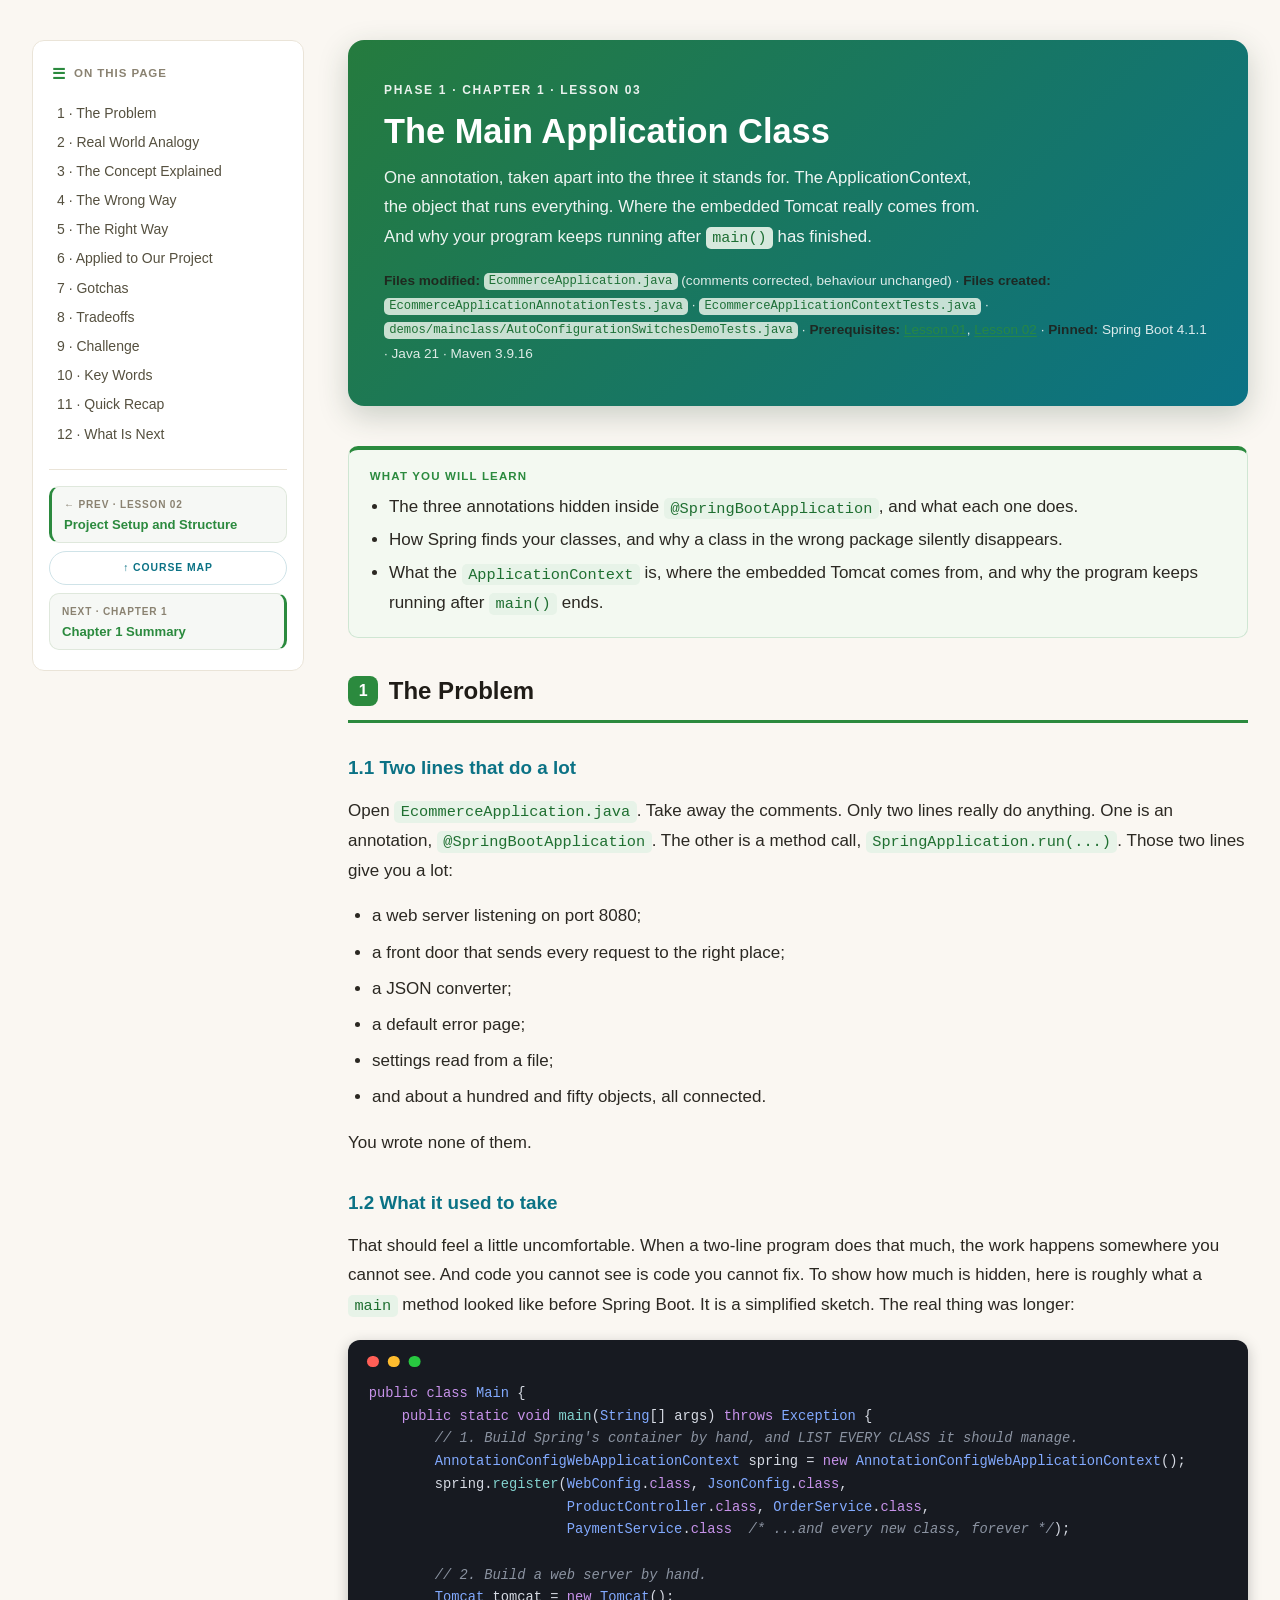
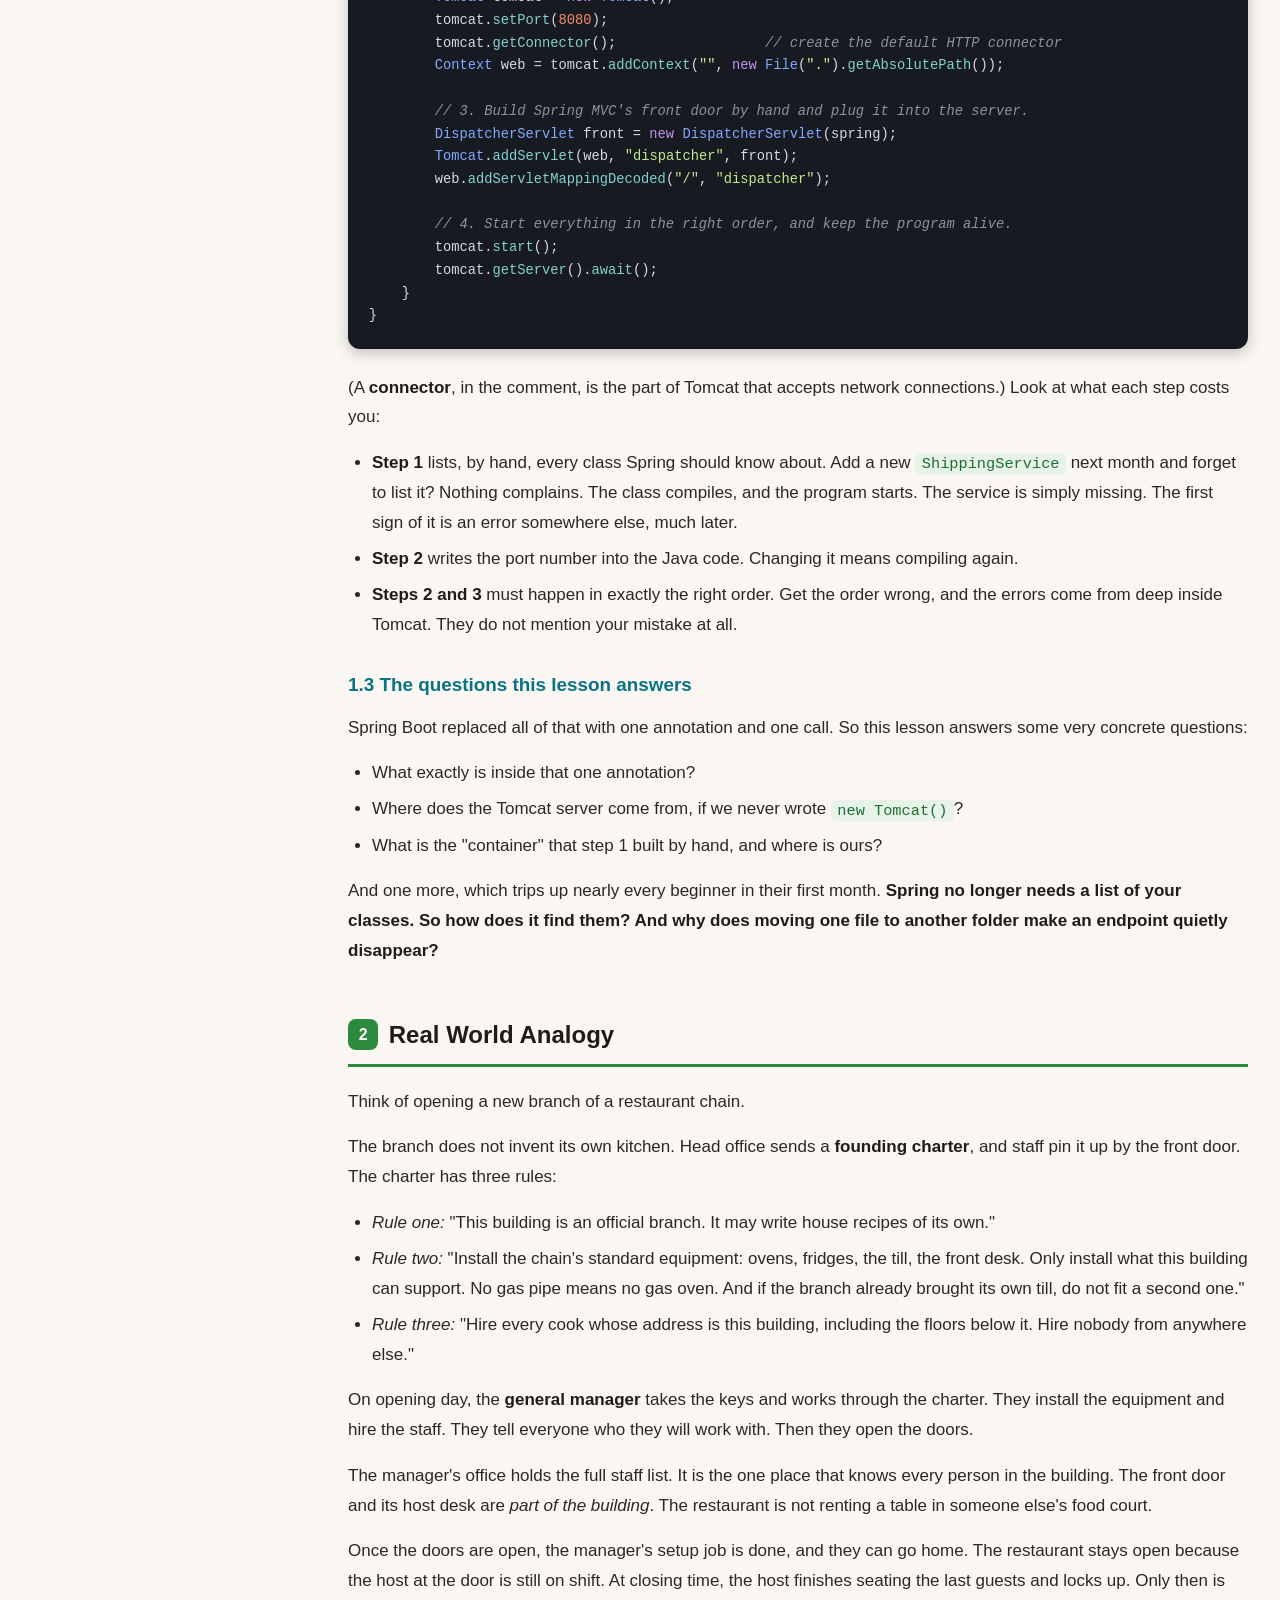
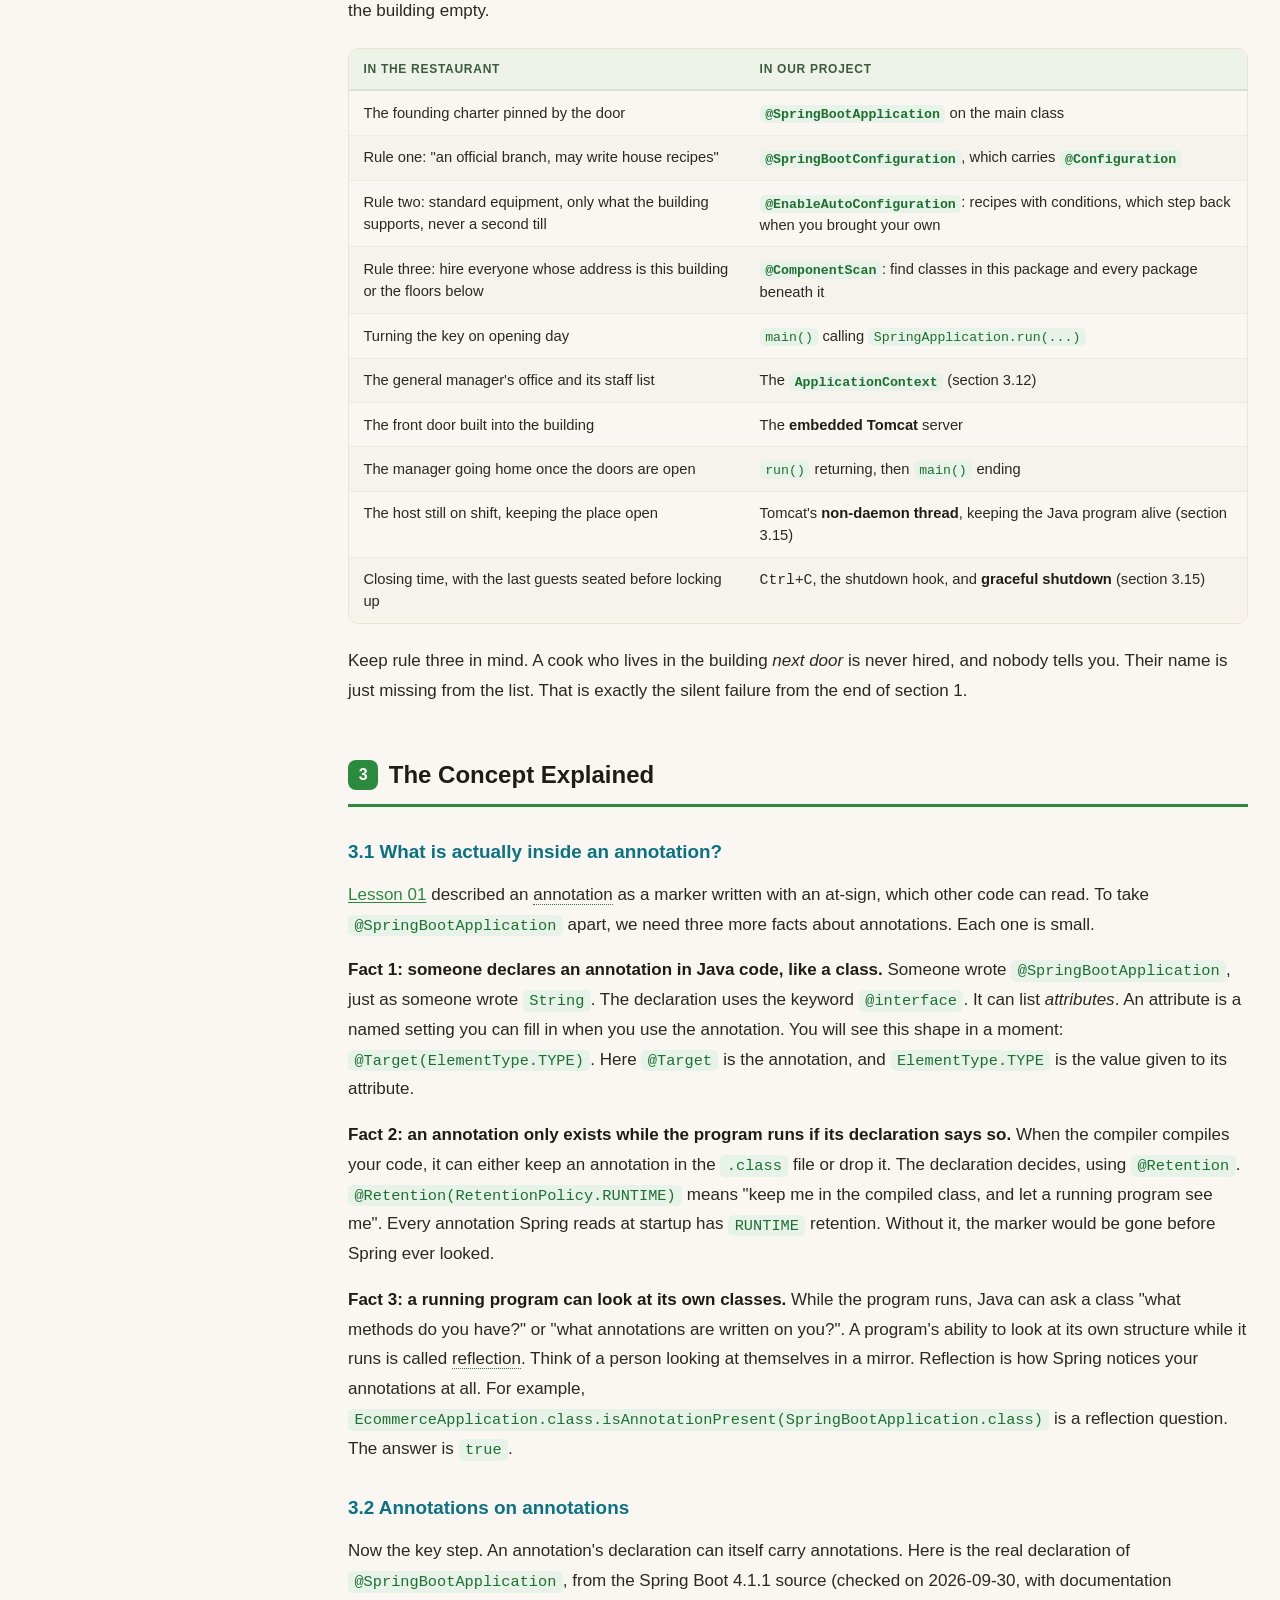
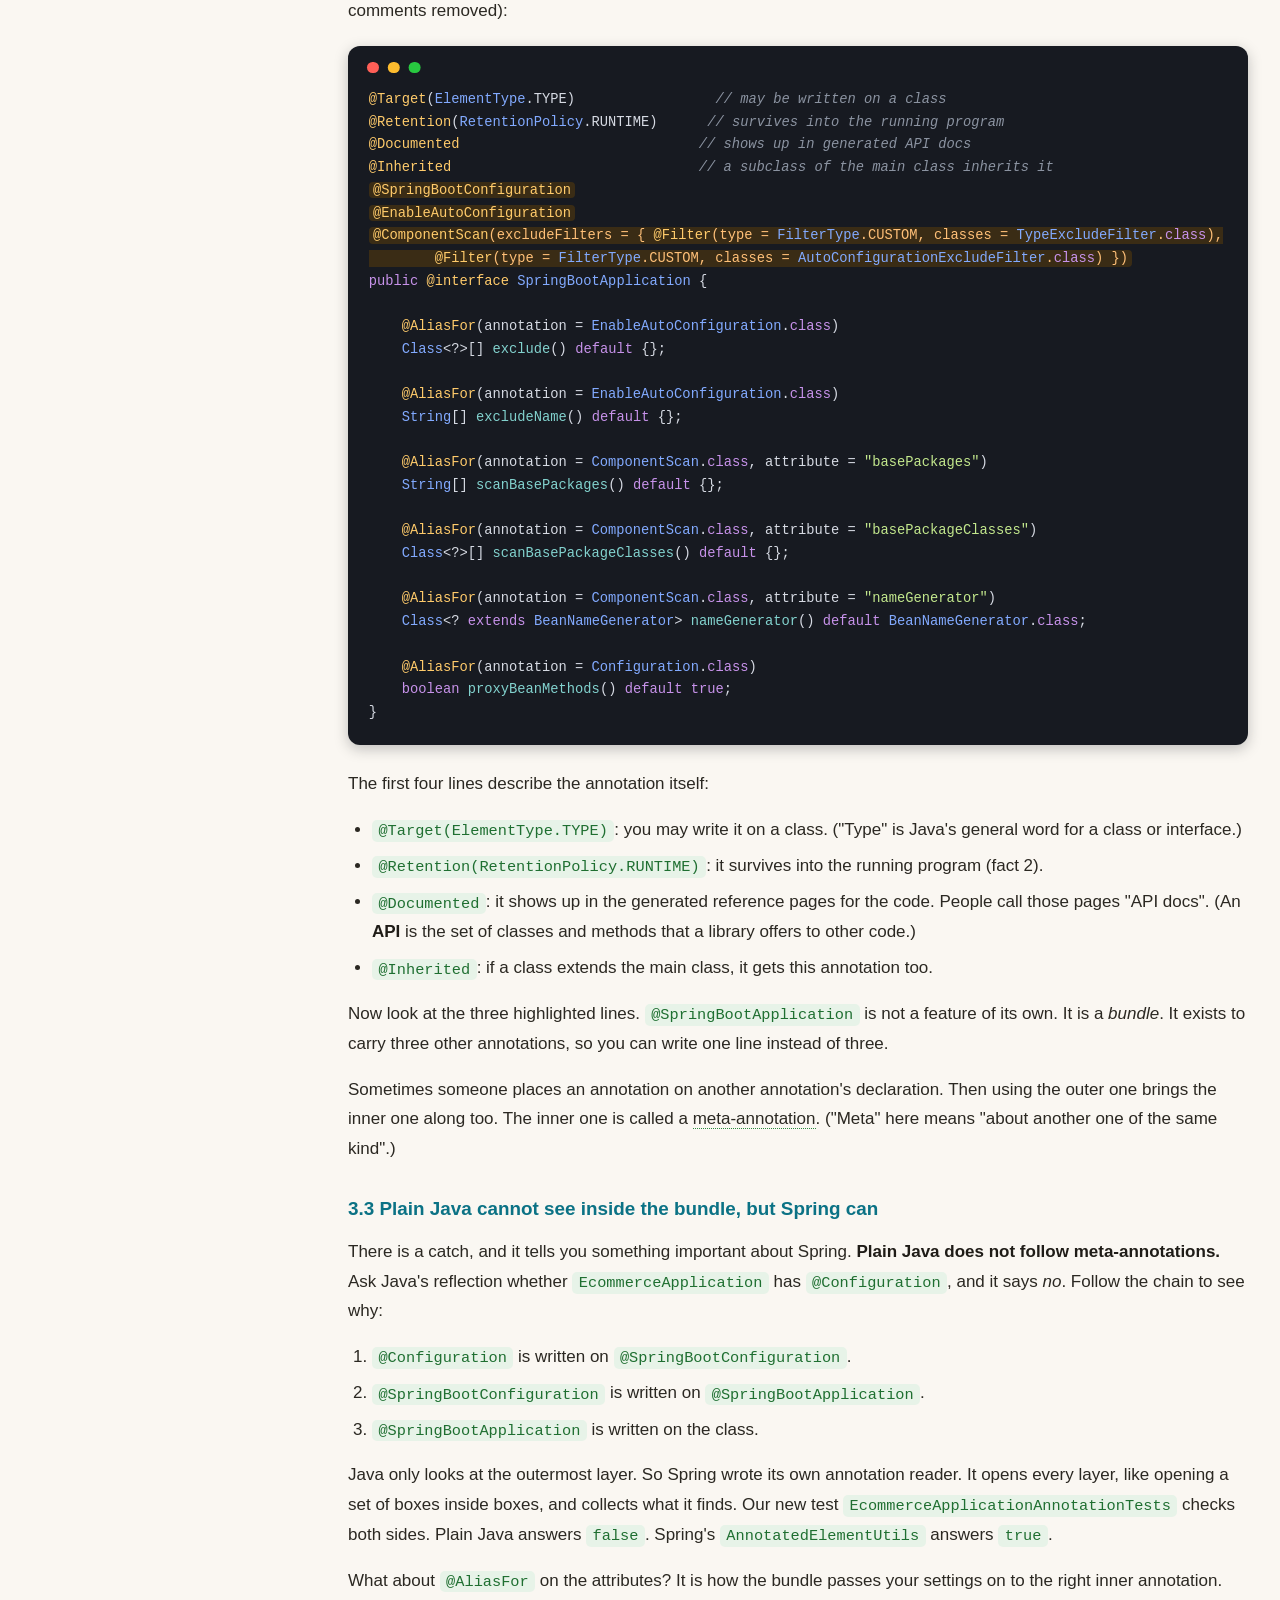
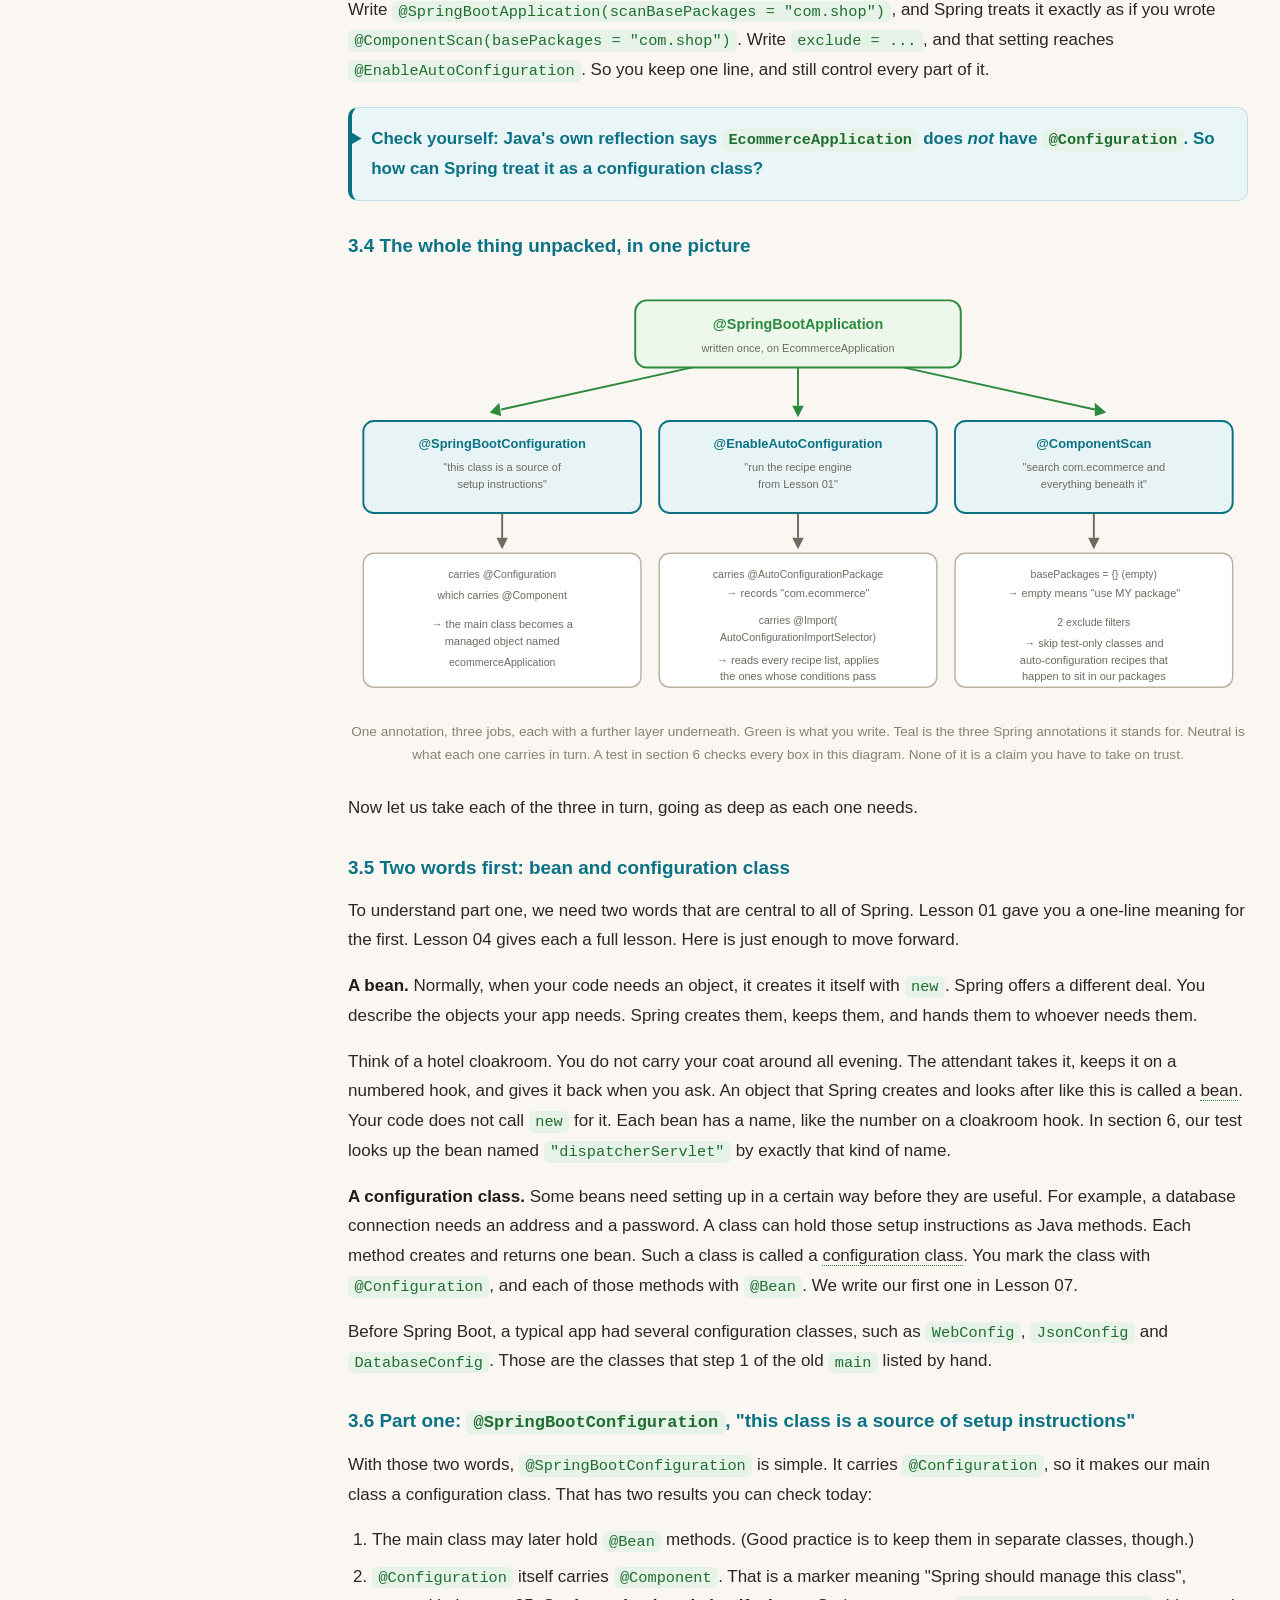
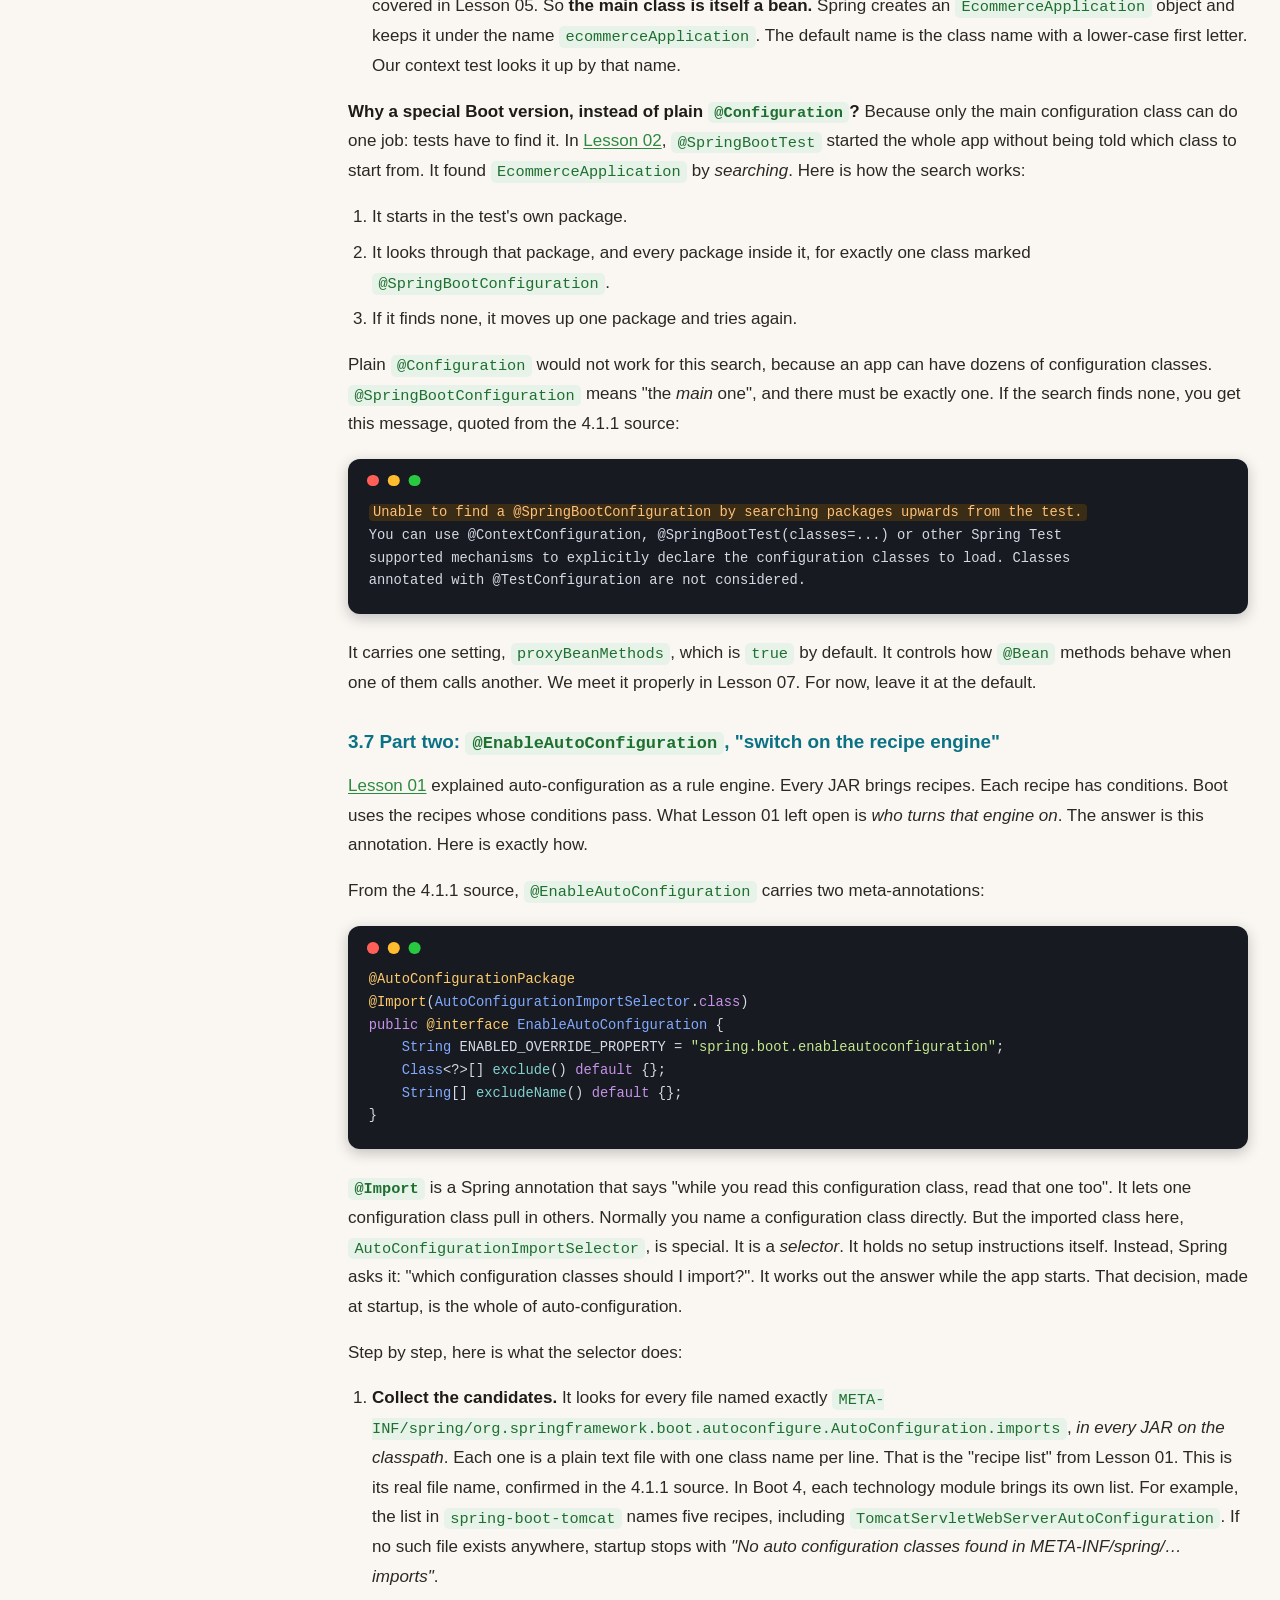
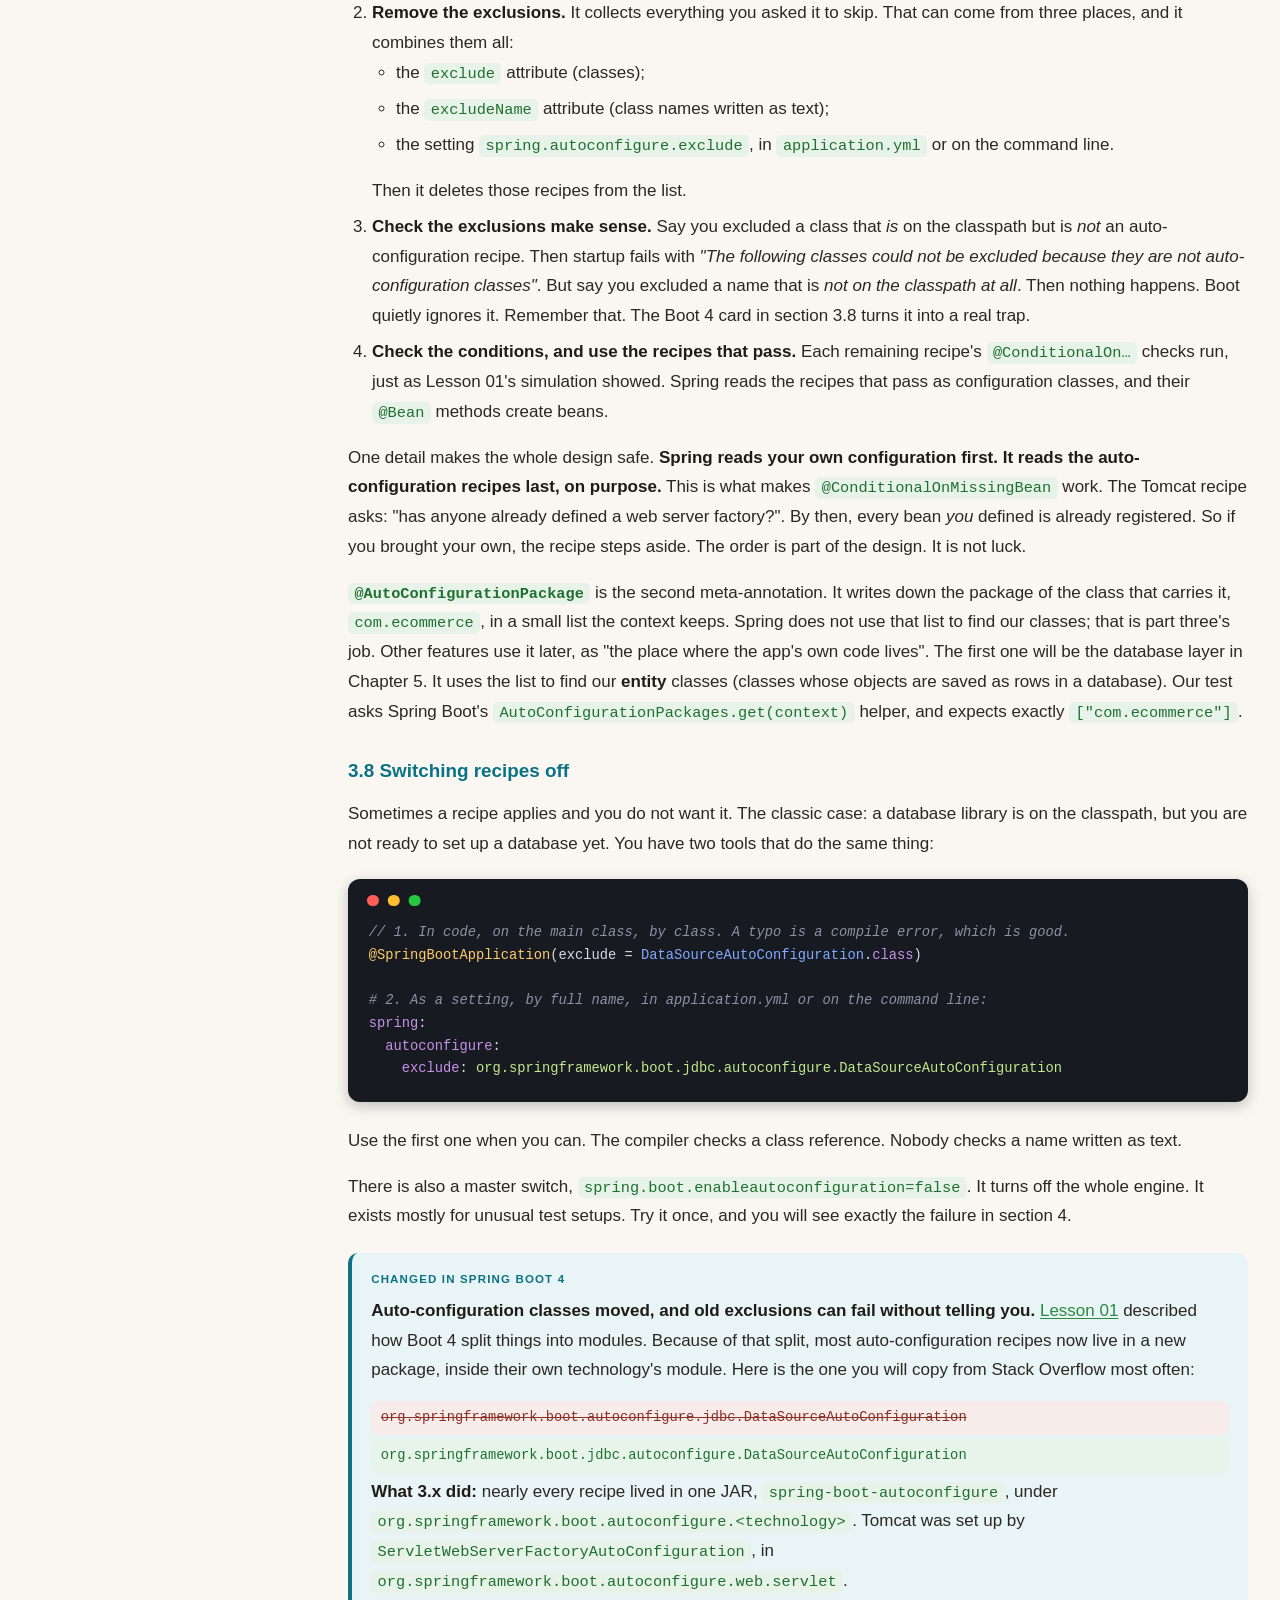
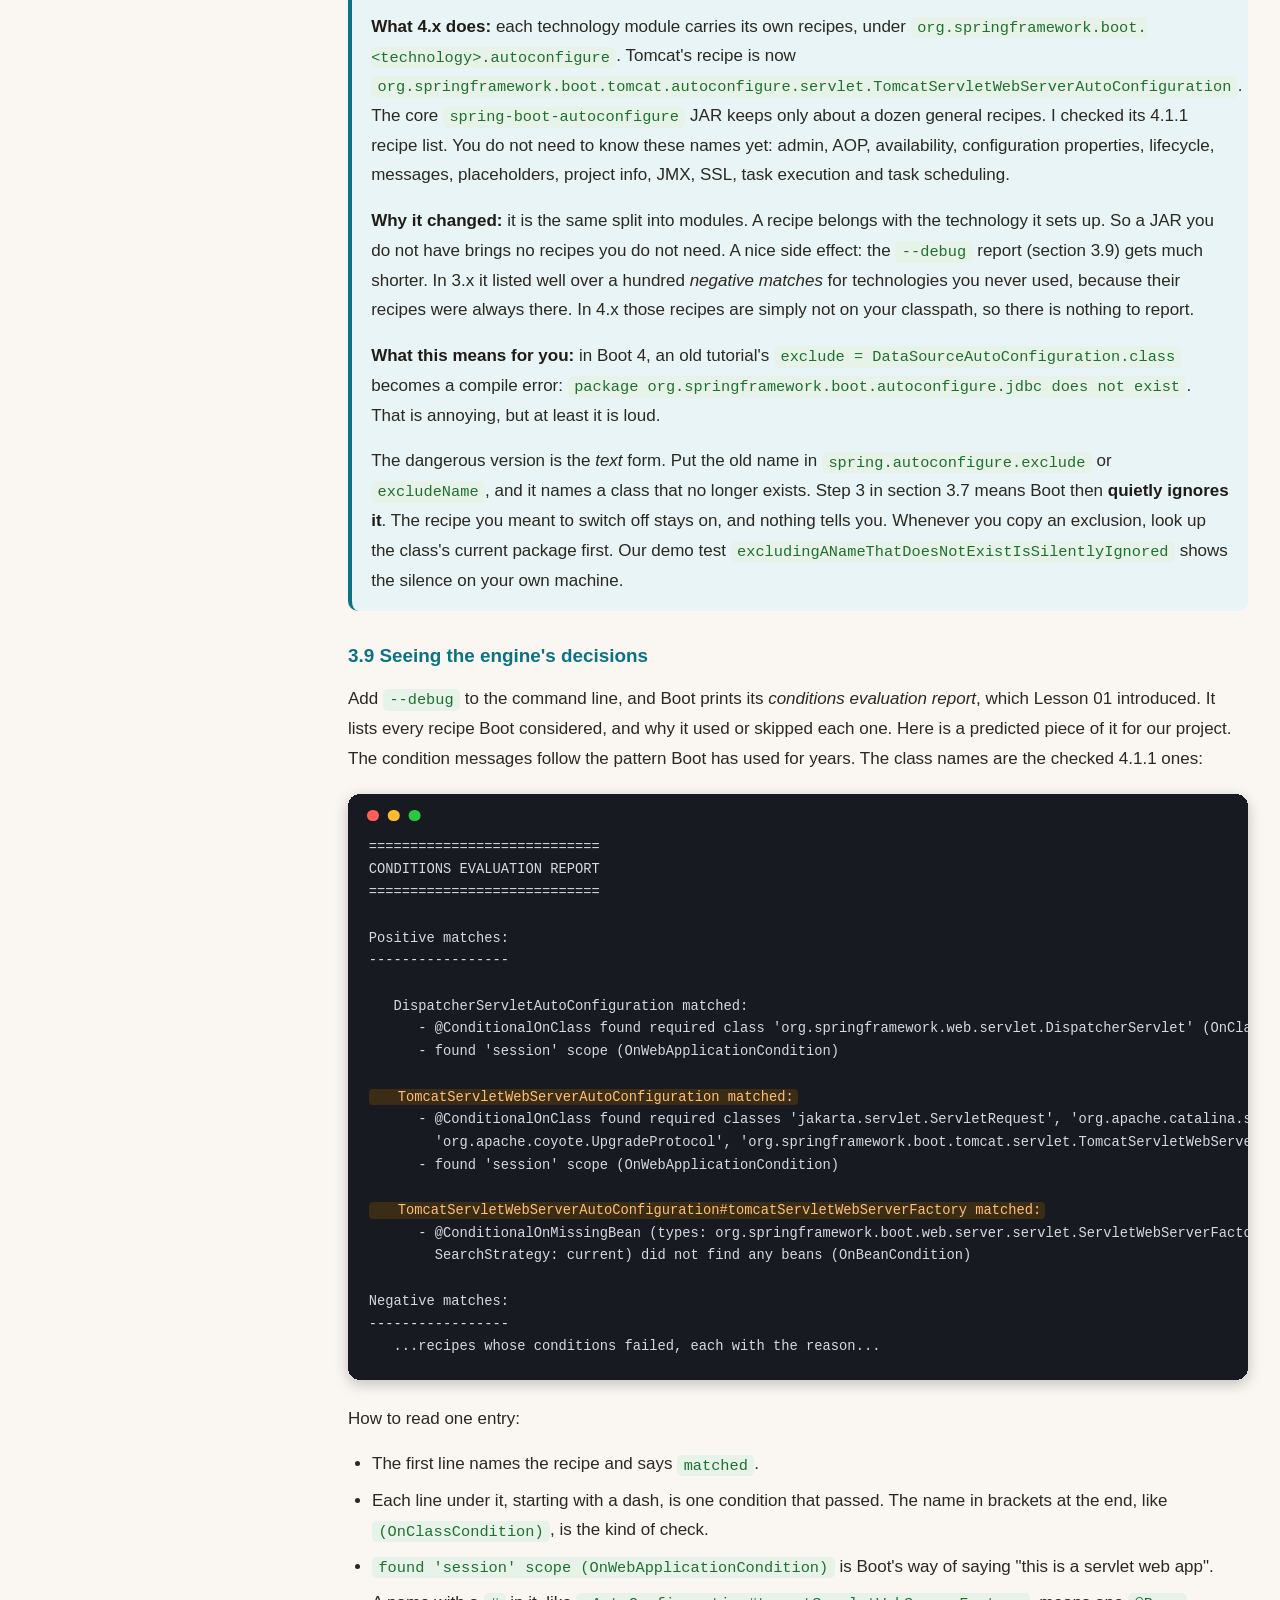
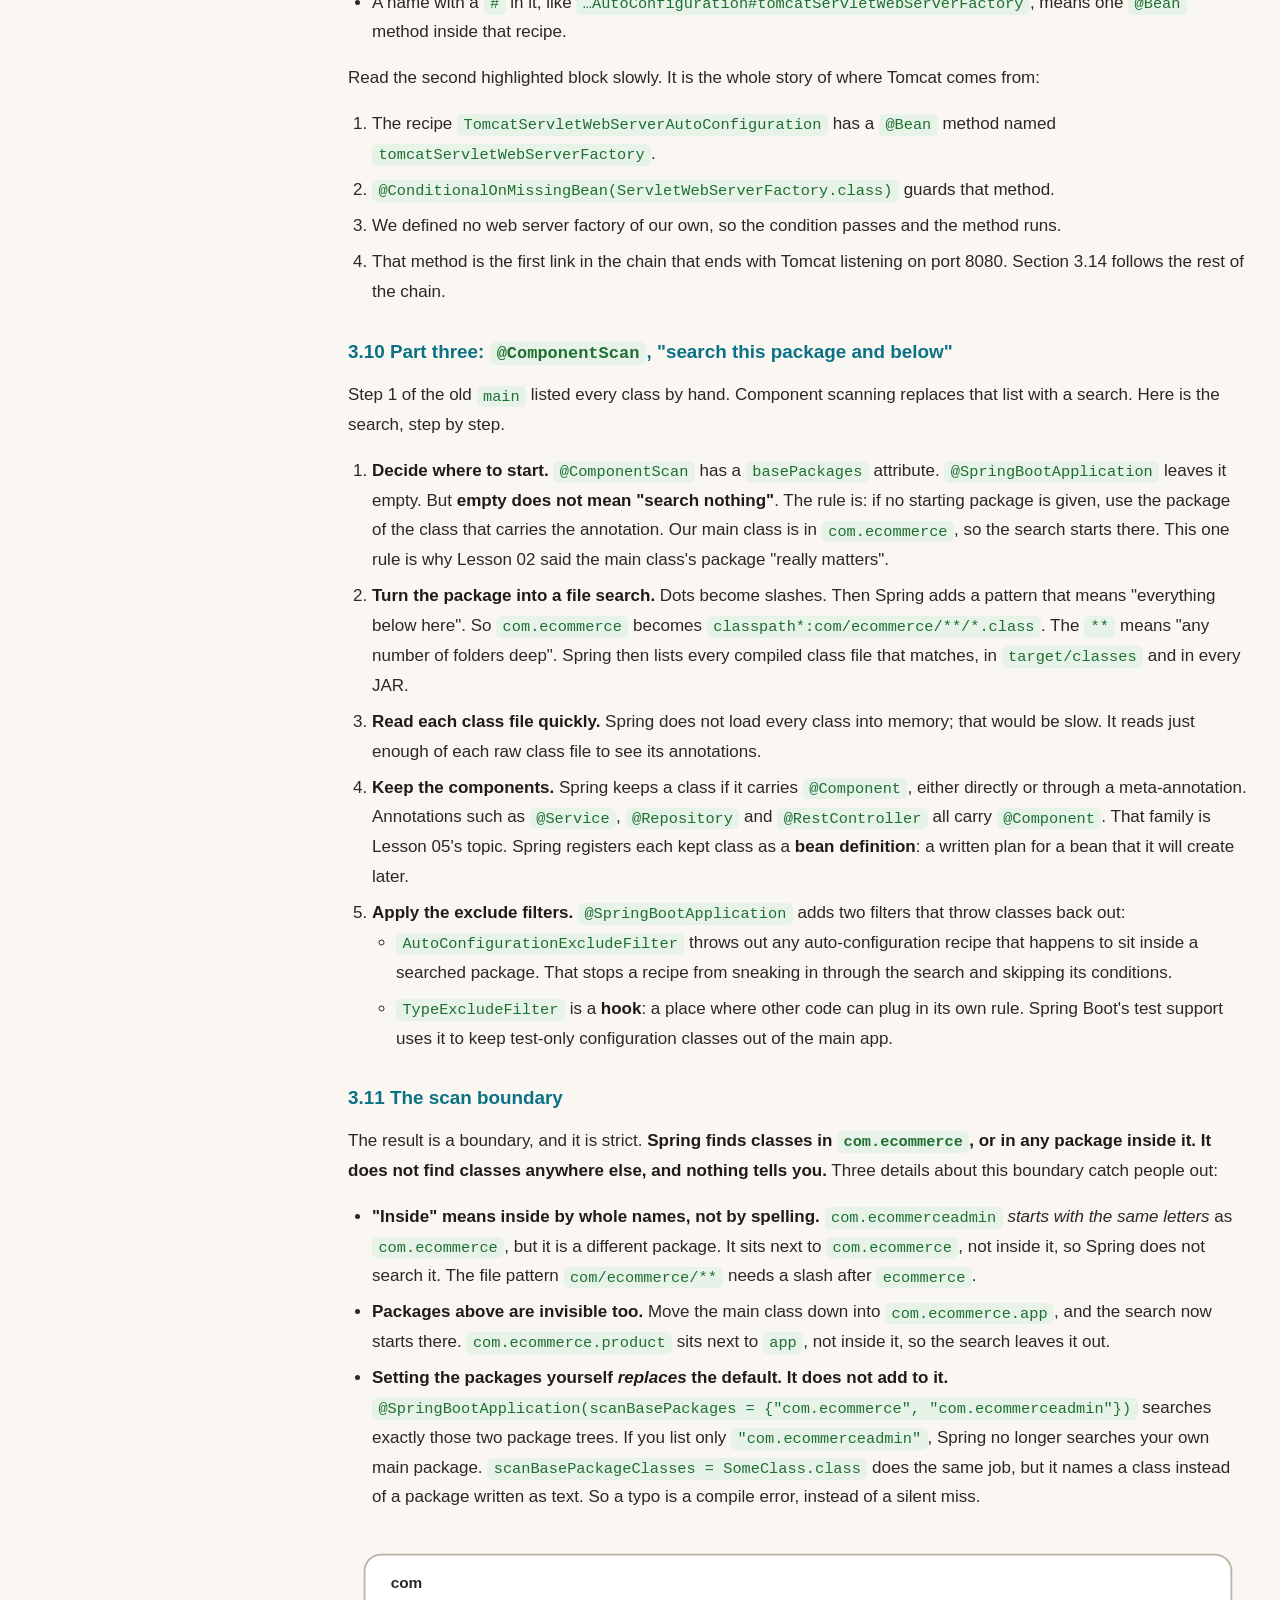
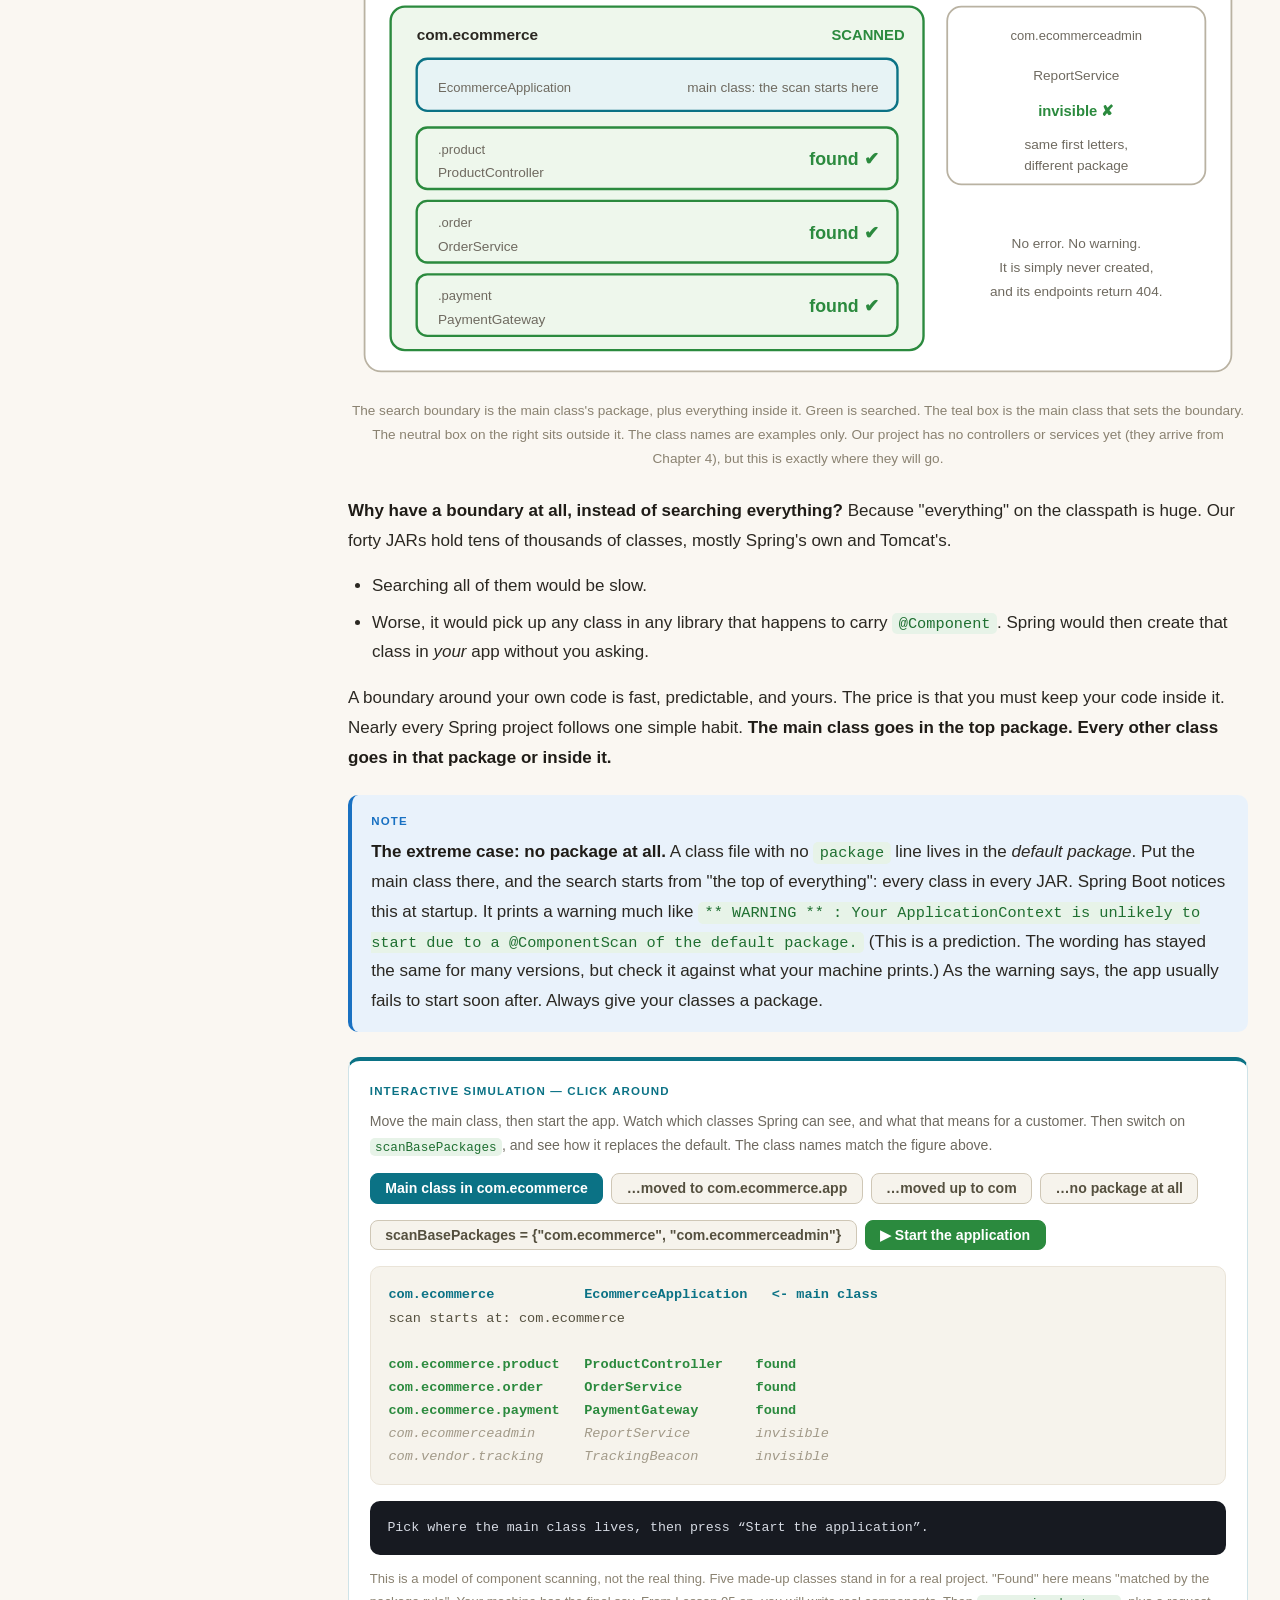
<file: lessons/phase-1-spring-boot-foundations/chapter-01-getting-started/lesson-03-the-main-application-class.html>
<!DOCTYPE html>
<html lang="en">
<head>
  <meta charset="utf-8">
  <meta name="viewport" content="width=device-width, initial-scale=1">
  <title>Lesson 03 — The Main Application Class</title>
  <link rel="stylesheet" href="../../assets/lesson.css">
</head>
<body>
<div class="page">

  <details class="toc" open>
    <summary class="toc-title"><span class="toc-label">On this page</span></summary>
    <nav>
      <a href="#problem">1 · The Problem</a>
      <a href="#analogy">2 · Real World Analogy</a>
      <a href="#concept">3 · The Concept Explained</a>
      <a href="#wrong">4 · The Wrong Way</a>
      <a href="#right">5 · The Right Way</a>
      <a href="#applied">6 · Applied to Our Project</a>
      <a href="#gotchas">7 · Gotchas</a>
      <a href="#tradeoffs">8 · Tradeoffs</a>
      <a href="#challenge">9 · Challenge</a>
      <a href="#keywords">10 · Key Words</a>
      <a href="#recap">11 · Quick Recap</a>
      <a href="#next">12 · What Is Next</a>
    </nav>
    <div class="prevnext">
      <a class="prev" href="lesson-02-project-setup-and-structure.html"><span class="nav-dir">← Prev · Lesson 02</span><span class="nav-title">Project Setup and Structure</span></a>
      <a class="hublink" href="../../index.html">↑ Course map</a>
      <a class="next" href="chapter-01-summary.html"><span class="nav-dir">Next · Chapter 1</span><span class="nav-title">Chapter 1 Summary</span></a>
    </div>
  </details>

  <main>

    <header class="lesson">
      <p class="kicker">Phase 1 · Chapter 1 · Lesson 03</p>
      <h1>The Main Application Class</h1>
      <p class="subtitle">One annotation, taken apart into the three it stands for. The ApplicationContext, the object that runs everything. Where the embedded Tomcat really comes from. And why your program keeps running after <code>main()</code> has finished.</p>
      <p class="meta"><strong>Files modified:</strong> <code>EcommerceApplication.java</code> (comments corrected, behaviour unchanged) · <strong>Files created:</strong> <code>EcommerceApplicationAnnotationTests.java</code> · <code>EcommerceApplicationContextTests.java</code> · <code>demos/mainclass/AutoConfigurationSwitchesDemoTests.java</code> · <strong>Prerequisites:</strong> <a href="lesson-01-what-is-spring-boot-and-why-it-exists.html">Lesson 01</a>, <a href="lesson-02-project-setup-and-structure.html">Lesson 02</a> · <strong>Pinned:</strong> Spring Boot 4.1.1 · Java 21 · Maven 3.9.16</p>
    </header>

    <div class="learn">
      <ul>
        <li>The three annotations hidden inside <code>@SpringBootApplication</code>, and what each one does.</li>
        <li>How Spring finds your classes, and why a class in the wrong package silently disappears.</li>
        <li>What the <code>ApplicationContext</code> is, where the embedded Tomcat comes from, and why the program keeps running after <code>main()</code> ends.</li>
      </ul>
    </div>

    <!-- ============================================================= -->
    <section id="problem">
      <h2><span class="secno">1</span>The Problem</h2>

      <h3>1.1 Two lines that do a lot</h3>

      <p>Open <code>EcommerceApplication.java</code>. Take away the comments. Only two lines really do anything. One is an annotation, <code>@SpringBootApplication</code>. The other is a method call, <code>SpringApplication.run(...)</code>. Those two lines give you a lot:</p>

      <ul>
        <li>a web server listening on port 8080;</li>
        <li>a front door that sends every request to the right place;</li>
        <li>a JSON converter;</li>
        <li>a default error page;</li>
        <li>settings read from a file;</li>
        <li>and about a hundred and fifty objects, all connected.</li>
      </ul>

      <p>You wrote none of them.</p>

      <h3>1.2 What it used to take</h3>

      <p>That should feel a little uncomfortable. When a two-line program does that much, the work happens somewhere you cannot see. And code you cannot see is code you cannot fix. To show how much is hidden, here is roughly what a <code>main</code> method looked like before Spring Boot. It is a simplified sketch. The real thing was longer:</p>

      <pre><code><span class="k">public class</span> <span class="t">Main</span> {
    <span class="k">public static void</span> <span class="fn">main</span>(<span class="t">String</span>[] args) <span class="k">throws</span> <span class="t">Exception</span> {
        <span class="c">// 1. Build Spring's container by hand, and LIST EVERY CLASS it should manage.</span>
        <span class="t">AnnotationConfigWebApplicationContext</span> spring = <span class="k">new</span> <span class="t">AnnotationConfigWebApplicationContext</span>();
        spring.<span class="fn">register</span>(<span class="t">WebConfig</span>.<span class="k">class</span>, <span class="t">JsonConfig</span>.<span class="k">class</span>,
                        <span class="t">ProductController</span>.<span class="k">class</span>, <span class="t">OrderService</span>.<span class="k">class</span>,
                        <span class="t">PaymentService</span>.<span class="k">class</span>  <span class="c">/* ...and every new class, forever */</span>);

        <span class="c">// 2. Build a web server by hand.</span>
        <span class="t">Tomcat</span> tomcat = <span class="k">new</span> <span class="t">Tomcat</span>();
        tomcat.<span class="fn">setPort</span>(<span class="n">8080</span>);
        tomcat.<span class="fn">getConnector</span>();                  <span class="c">// create the default HTTP connector</span>
        <span class="t">Context</span> web = tomcat.<span class="fn">addContext</span>(<span class="s">""</span>, <span class="k">new</span> <span class="t">File</span>(<span class="s">"."</span>).<span class="fn">getAbsolutePath</span>());

        <span class="c">// 3. Build Spring MVC's front door by hand and plug it into the server.</span>
        <span class="t">DispatcherServlet</span> front = <span class="k">new</span> <span class="t">DispatcherServlet</span>(spring);
        <span class="t">Tomcat</span>.<span class="fn">addServlet</span>(web, <span class="s">"dispatcher"</span>, front);
        web.<span class="fn">addServletMappingDecoded</span>(<span class="s">"/"</span>, <span class="s">"dispatcher"</span>);

        <span class="c">// 4. Start everything in the right order, and keep the program alive.</span>
        tomcat.<span class="fn">start</span>();
        tomcat.<span class="fn">getServer</span>().<span class="fn">await</span>();
    }
}</code></pre>

      <p>(A <strong>connector</strong>, in the comment, is the part of Tomcat that accepts network connections.) Look at what each step costs you:</p>

      <ul>
        <li><strong>Step 1</strong> lists, by hand, every class Spring should know about. Add a new <code>ShippingService</code> next month and forget to list it? Nothing complains. The class compiles, and the program starts. The service is simply missing. The first sign of it is an error somewhere else, much later.</li>
        <li><strong>Step 2</strong> writes the port number into the Java code. Changing it means compiling again.</li>
        <li><strong>Steps 2 and 3</strong> must happen in exactly the right order. Get the order wrong, and the errors come from deep inside Tomcat. They do not mention your mistake at all.</li>
      </ul>

      <h3>1.3 The questions this lesson answers</h3>

      <p>Spring Boot replaced all of that with one annotation and one call. So this lesson answers some very concrete questions:</p>

      <ul>
        <li>What exactly is inside that one annotation?</li>
        <li>Where does the Tomcat server come from, if we never wrote <code>new Tomcat()</code>?</li>
        <li>What is the "container" that step 1 built by hand, and where is ours?</li>
      </ul>

      <p>And one more, which trips up nearly every beginner in their first month. <strong>Spring no longer needs a list of your classes. So how does it find them? And why does moving one file to another folder make an endpoint quietly disappear?</strong></p>
    </section>

    <!-- ============================================================= -->
    <section id="analogy">
      <h2><span class="secno">2</span>Real World Analogy</h2>

      <p>Think of opening a new branch of a restaurant chain.</p>

      <p>The branch does not invent its own kitchen. Head office sends a <strong>founding charter</strong>, and staff pin it up by the front door. The charter has three rules:</p>
      <ul>
        <li><em>Rule one:</em> "This building is an official branch. It may write house recipes of its own."</li>
        <li><em>Rule two:</em> "Install the chain's standard equipment: ovens, fridges, the till, the front desk. Only install what this building can support. No gas pipe means no gas oven. And if the branch already brought its own till, do not fit a second one."</li>
        <li><em>Rule three:</em> "Hire every cook whose address is this building, including the floors below it. Hire nobody from anywhere else."</li>
      </ul>

      <p>On opening day, the <strong>general manager</strong> takes the keys and works through the charter. They install the equipment and hire the staff. They tell everyone who they will work with. Then they open the doors.</p>

      <p>The manager's office holds the full staff list. It is the one place that knows every person in the building. The front door and its host desk are <em>part of the building</em>. The restaurant is not renting a table in someone else's food court.</p>

      <p>Once the doors are open, the manager's setup job is done, and they can go home. The restaurant stays open because the host at the door is still on shift. At closing time, the host finishes seating the last guests and locks up. Only then is the building empty.</p>

      <div class="tablewrap">
        <table>
          <thead><tr><th>In the restaurant</th><th>In our project</th></tr></thead>
          <tbody>
            <tr><td>The founding charter pinned by the door</td><td><strong><code>@SpringBootApplication</code></strong> on the main class</td></tr>
            <tr><td>Rule one: "an official branch, may write house recipes"</td><td><strong><code>@SpringBootConfiguration</code></strong>, which carries <strong><code>@Configuration</code></strong></td></tr>
            <tr><td>Rule two: standard equipment, only what the building supports, never a second till</td><td><strong><code>@EnableAutoConfiguration</code></strong>: recipes with conditions, which step back when you brought your own</td></tr>
            <tr><td>Rule three: hire everyone whose address is this building or the floors below</td><td><strong><code>@ComponentScan</code></strong>: find classes in this package and every package beneath it</td></tr>
            <tr><td>Turning the key on opening day</td><td><code>main()</code> calling <code>SpringApplication.run(...)</code></td></tr>
            <tr><td>The general manager's office and its staff list</td><td>The <strong><code>ApplicationContext</code></strong> (section 3.12)</td></tr>
            <tr><td>The front door built into the building</td><td>The <strong>embedded Tomcat</strong> server</td></tr>
            <tr><td>The manager going home once the doors are open</td><td><code>run()</code> returning, then <code>main()</code> ending</td></tr>
            <tr><td>The host still on shift, keeping the place open</td><td>Tomcat's <strong>non-daemon thread</strong>, keeping the Java program alive (section 3.15)</td></tr>
            <tr><td>Closing time, with the last guests seated before locking up</td><td><kbd>Ctrl</kbd>+<kbd>C</kbd>, the shutdown hook, and <strong>graceful shutdown</strong> (section 3.15)</td></tr>
          </tbody>
        </table>
      </div>

      <p>Keep rule three in mind. A cook who lives in the building <em>next door</em> is never hired, and nobody tells you. Their name is just missing from the list. That is exactly the silent failure from the end of section 1.</p>
    </section>

    <!-- ============================================================= -->
    <section id="concept">
      <h2><span class="secno">3</span>The Concept Explained</h2>

      <h3>3.1 What is actually inside an annotation?</h3>

      <p><a href="lesson-01-what-is-spring-boot-and-why-it-exists.html">Lesson 01</a> described an <span class="term" tabindex="0" data-def="A marker written with an at-sign that attaches information to a class, method or field, which other code can read and act on.">annotation</span> as a marker written with an at-sign, which other code can read. To take <code>@SpringBootApplication</code> apart, we need three more facts about annotations. Each one is small.</p>

      <p><strong>Fact 1: someone declares an annotation in Java code, like a class.</strong> Someone wrote <code>@SpringBootApplication</code>, just as someone wrote <code>String</code>. The declaration uses the keyword <code>@interface</code>. It can list <em>attributes</em>. An attribute is a named setting you can fill in when you use the annotation. You will see this shape in a moment: <code>@Target(ElementType.TYPE)</code>. Here <code>@Target</code> is the annotation, and <code>ElementType.TYPE</code> is the value given to its attribute.</p>

      <p><strong>Fact 2: an annotation only exists while the program runs if its declaration says so.</strong> When the compiler compiles your code, it can either keep an annotation in the <code>.class</code> file or drop it. The declaration decides, using <code>@Retention</code>. <code>@Retention(RetentionPolicy.RUNTIME)</code> means "keep me in the compiled class, and let a running program see me". Every annotation Spring reads at startup has <code>RUNTIME</code> retention. Without it, the marker would be gone before Spring ever looked.</p>

      <p><strong>Fact 3: a running program can look at its own classes.</strong> While the program runs, Java can ask a class "what methods do you have?" or "what annotations are written on you?". A program's ability to look at its own structure while it runs is called <span class="term" tabindex="0" data-def="A running Java program examining its own classes: asking what methods, fields or annotations they have.">reflection</span>. Think of a person looking at themselves in a mirror. Reflection is how Spring notices your annotations at all. For example, <code>EcommerceApplication.class.isAnnotationPresent(SpringBootApplication.class)</code> is a reflection question. The answer is <code>true</code>.</p>

      <h3>3.2 Annotations on annotations</h3>

      <p>Now the key step. An annotation's declaration can itself carry annotations. Here is the real declaration of <code>@SpringBootApplication</code>, from the Spring Boot 4.1.1 source (checked on 2026-09-30, with documentation comments removed):</p>

      <pre><code><span class="an">@Target</span>(<span class="t">ElementType</span>.TYPE)                 <span class="c">// may be written on a class</span>
<span class="an">@Retention</span>(<span class="t">RetentionPolicy</span>.RUNTIME)      <span class="c">// survives into the running program</span>
<span class="an">@Documented</span>                             <span class="c">// shows up in generated API docs</span>
<span class="an">@Inherited</span>                              <span class="c">// a subclass of the main class inherits it</span>
<span class="hi"><span class="an">@SpringBootConfiguration</span></span>
<span class="hi"><span class="an">@EnableAutoConfiguration</span></span>
<span class="hi"><span class="an">@ComponentScan</span>(excludeFilters = { <span class="an">@Filter</span>(type = <span class="t">FilterType</span>.CUSTOM, classes = <span class="t">TypeExcludeFilter</span>.<span class="k">class</span>),
        <span class="an">@Filter</span>(type = <span class="t">FilterType</span>.CUSTOM, classes = <span class="t">AutoConfigurationExcludeFilter</span>.<span class="k">class</span>) })</span>
<span class="k">public</span> <span class="an">@interface</span> <span class="t">SpringBootApplication</span> {

    <span class="an">@AliasFor</span>(annotation = <span class="t">EnableAutoConfiguration</span>.<span class="k">class</span>)
    <span class="t">Class</span>&lt;?&gt;[] <span class="fn">exclude</span>() <span class="k">default</span> {};

    <span class="an">@AliasFor</span>(annotation = <span class="t">EnableAutoConfiguration</span>.<span class="k">class</span>)
    <span class="t">String</span>[] <span class="fn">excludeName</span>() <span class="k">default</span> {};

    <span class="an">@AliasFor</span>(annotation = <span class="t">ComponentScan</span>.<span class="k">class</span>, attribute = <span class="s">"basePackages"</span>)
    <span class="t">String</span>[] <span class="fn">scanBasePackages</span>() <span class="k">default</span> {};

    <span class="an">@AliasFor</span>(annotation = <span class="t">ComponentScan</span>.<span class="k">class</span>, attribute = <span class="s">"basePackageClasses"</span>)
    <span class="t">Class</span>&lt;?&gt;[] <span class="fn">scanBasePackageClasses</span>() <span class="k">default</span> {};

    <span class="an">@AliasFor</span>(annotation = <span class="t">ComponentScan</span>.<span class="k">class</span>, attribute = <span class="s">"nameGenerator"</span>)
    <span class="t">Class</span>&lt;? <span class="k">extends</span> <span class="t">BeanNameGenerator</span>&gt; <span class="fn">nameGenerator</span>() <span class="k">default</span> <span class="t">BeanNameGenerator</span>.<span class="k">class</span>;

    <span class="an">@AliasFor</span>(annotation = <span class="t">Configuration</span>.<span class="k">class</span>)
    <span class="k">boolean</span> <span class="fn">proxyBeanMethods</span>() <span class="k">default true</span>;
}</code></pre>

      <p>The first four lines describe the annotation itself:</p>

      <ul>
        <li><code>@Target(ElementType.TYPE)</code>: you may write it on a class. ("Type" is Java's general word for a class or interface.)</li>
        <li><code>@Retention(RetentionPolicy.RUNTIME)</code>: it survives into the running program (fact 2).</li>
        <li><code>@Documented</code>: it shows up in the generated reference pages for the code. People call those pages "API docs". (An <strong>API</strong> is the set of classes and methods that a library offers to other code.)</li>
        <li><code>@Inherited</code>: if a class extends the main class, it gets this annotation too.</li>
      </ul>

      <p>Now look at the three highlighted lines. <code>@SpringBootApplication</code> is not a feature of its own. It is a <em>bundle</em>. It exists to carry three other annotations, so you can write one line instead of three.</p>

      <p>Sometimes someone places an annotation on another annotation's declaration. Then using the outer one brings the inner one along too. The inner one is called a <span class="term" tabindex="0" data-def="An annotation placed on another annotation's declaration, so that using the outer one applies the inner one too.">meta-annotation</span>. ("Meta" here means "about another one of the same kind".)</p>

      <h3>3.3 Plain Java cannot see inside the bundle, but Spring can</h3>

      <p>There is a catch, and it tells you something important about Spring. <strong>Plain Java does not follow meta-annotations.</strong> Ask Java's reflection whether <code>EcommerceApplication</code> has <code>@Configuration</code>, and it says <em>no</em>. Follow the chain to see why:</p>

      <ol>
        <li><code>@Configuration</code> is written on <code>@SpringBootConfiguration</code>.</li>
        <li><code>@SpringBootConfiguration</code> is written on <code>@SpringBootApplication</code>.</li>
        <li><code>@SpringBootApplication</code> is written on the class.</li>
      </ol>

      <p>Java only looks at the outermost layer. So Spring wrote its own annotation reader. It opens every layer, like opening a set of boxes inside boxes, and collects what it finds. Our new test <code>EcommerceApplicationAnnotationTests</code> checks both sides. Plain Java answers <code>false</code>. Spring's <code>AnnotatedElementUtils</code> answers <code>true</code>.</p>

      <p>What about <code>@AliasFor</code> on the attributes? It is how the bundle passes your settings on to the right inner annotation. Write <code>@SpringBootApplication(scanBasePackages = "com.shop")</code>, and Spring treats it exactly as if you wrote <code>@ComponentScan(basePackages = "com.shop")</code>. Write <code>exclude = ...</code>, and that setting reaches <code>@EnableAutoConfiguration</code>. So you keep one line, and still control every part of it.</p>

      <details class="check">
        <summary>Check yourself: Java's own reflection says <code>EcommerceApplication</code> does <em>not</em> have <code>@Configuration</code>. So how can Spring treat it as a configuration class?</summary>
        <p>Because Spring does not ask Java's reflection that question directly. Spring's annotation reader starts with the annotations written on the class. Then it opens each annotation's own declaration and reads the annotations on <em>that</em>. It keeps going until it finds nothing new. <code>@SpringBootApplication</code> leads to <code>@SpringBootConfiguration</code>, which leads to <code>@Configuration</code>. Following this chain is a Spring idea, built on top of Java. It is not a Java feature. That is why a plain Java tool would miss it.</p>
      </details>

      <h3>3.4 The whole thing unpacked, in one picture</h3>

      <figure class="fig">
        <svg viewBox="0 0 940 440" role="img" aria-label="A tree diagram. At the top, a green box: at-SpringBootApplication, written on EcommerceApplication. Three arrows lead down to three teal boxes. The first is at-SpringBootConfiguration, with a note that it carries at-Configuration, which in turn carries at-Component, meaning the main class is itself a managed object and a configuration class. The second is at-EnableAutoConfiguration, with a note that it carries at-AutoConfigurationPackage, which records com.ecommerce, and at-Import of AutoConfigurationImportSelector, which reads the recipe lists from every jar and applies those whose conditions pass. The third is at-ComponentScan with two exclude filters, which searches com.ecommerce and every package beneath it.">
          <rect x="300" y="14" width="340" height="70" rx="12" class="fig-box-green"/>
          <text x="470" y="44" text-anchor="middle" class="fig-h-green">@SpringBootApplication</text>
          <text x="470" y="68" text-anchor="middle" class="fig-small">written once, on EcommerceApplication</text>

          <path class="fig-arrow-green" d="M360,84 L160,128"/><polygon class="fig-arrowhead-green" points="158,121 160,135 148,131"/>
          <path class="fig-arrow-green" d="M470,84 V124"/><polygon class="fig-arrowhead-green" points="464,124 476,124 470,136"/>
          <path class="fig-arrow-green" d="M580,84 L780,128"/><polygon class="fig-arrowhead-green" points="780,121 780,135 792,131"/>

          <rect x="16" y="140" width="290" height="96" rx="11" class="fig-box-teal"/>
          <text x="161" y="168" text-anchor="middle" class="fig-label-teal">@SpringBootConfiguration</text>
          <text x="161" y="192" text-anchor="middle" class="fig-small">"this class is a source of</text>
          <text x="161" y="210" text-anchor="middle" class="fig-small">setup instructions"</text>

          <rect x="325" y="140" width="290" height="96" rx="11" class="fig-box-teal"/>
          <text x="470" y="168" text-anchor="middle" class="fig-label-teal">@EnableAutoConfiguration</text>
          <text x="470" y="192" text-anchor="middle" class="fig-small">"run the recipe engine</text>
          <text x="470" y="210" text-anchor="middle" class="fig-small">from Lesson 01"</text>

          <rect x="634" y="140" width="290" height="96" rx="11" class="fig-box-teal"/>
          <text x="779" y="168" text-anchor="middle" class="fig-label-teal">@ComponentScan</text>
          <text x="779" y="192" text-anchor="middle" class="fig-small">"search com.ecommerce and</text>
          <text x="779" y="210" text-anchor="middle" class="fig-small">everything beneath it"</text>

          <path class="fig-arrow" d="M161,236 V262"/><polygon class="fig-arrowhead" points="155,262 167,262 161,274"/>
          <path class="fig-arrow" d="M470,236 V262"/><polygon class="fig-arrowhead" points="464,262 476,262 470,274"/>
          <path class="fig-arrow" d="M779,236 V262"/><polygon class="fig-arrowhead" points="773,262 785,262 779,274"/>

          <rect x="16" y="278" width="290" height="140" rx="11" class="fig-box"/>
          <text x="161" y="304" text-anchor="middle" class="fig-mono-small">carries @Configuration</text>
          <text x="161" y="326" text-anchor="middle" class="fig-mono-small">which carries @Component</text>
          <text x="161" y="356" text-anchor="middle" class="fig-small">→ the main class becomes a</text>
          <text x="161" y="374" text-anchor="middle" class="fig-small">managed object named</text>
          <text x="161" y="396" text-anchor="middle" class="fig-mono-small">ecommerceApplication</text>

          <rect x="325" y="278" width="290" height="140" rx="11" class="fig-box"/>
          <text x="470" y="304" text-anchor="middle" class="fig-mono-small">carries @AutoConfigurationPackage</text>
          <text x="470" y="324" text-anchor="middle" class="fig-small">→ records "com.ecommerce"</text>
          <text x="470" y="352" text-anchor="middle" class="fig-mono-small">carries @Import(</text>
          <text x="470" y="370" text-anchor="middle" class="fig-mono-small">AutoConfigurationImportSelector)</text>
          <text x="470" y="394" text-anchor="middle" class="fig-small">→ reads every recipe list, applies</text>
          <text x="470" y="410" text-anchor="middle" class="fig-small">the ones whose conditions pass</text>

          <rect x="634" y="278" width="290" height="140" rx="11" class="fig-box"/>
          <text x="779" y="304" text-anchor="middle" class="fig-mono-small">basePackages = {} (empty)</text>
          <text x="779" y="324" text-anchor="middle" class="fig-small">→ empty means "use MY package"</text>
          <text x="779" y="354" text-anchor="middle" class="fig-mono-small">2 exclude filters</text>
          <text x="779" y="376" text-anchor="middle" class="fig-small">→ skip test-only classes and</text>
          <text x="779" y="394" text-anchor="middle" class="fig-small">auto-configuration recipes that</text>
          <text x="779" y="410" text-anchor="middle" class="fig-small">happen to sit in our packages</text>
        </svg>
        <figcaption>One annotation, three jobs, each with a further layer underneath. Green is what you write. Teal is the three Spring annotations it stands for. Neutral is what each one carries in turn. A test in section 6 checks every box in this diagram. None of it is a claim you have to take on trust.</figcaption>
      </figure>

      <p>Now let us take each of the three in turn, going as deep as each one needs.</p>

      <h3>3.5 Two words first: bean and configuration class</h3>

      <p>To understand part one, we need two words that are central to all of Spring. Lesson 01 gave you a one-line meaning for the first. Lesson 04 gives each a full lesson. Here is just enough to move forward.</p>

      <p><strong>A bean.</strong> Normally, when your code needs an object, it creates it itself with <code>new</code>. Spring offers a different deal. You describe the objects your app needs. Spring creates them, keeps them, and hands them to whoever needs them.</p>

      <p>Think of a hotel cloakroom. You do not carry your coat around all evening. The attendant takes it, keeps it on a numbered hook, and gives it back when you ask. An object that Spring creates and looks after like this is called a <span class="term" tabindex="0" data-def="An object that Spring creates, keeps and hands out, instead of your code creating it with new. Covered fully in Lesson 04.">bean</span>. Your code does not call <code>new</code> for it. Each bean has a name, like the number on a cloakroom hook. In section 6, our test looks up the bean named <code>"dispatcherServlet"</code> by exactly that kind of name.</p>

      <p><strong>A configuration class.</strong> Some beans need setting up in a certain way before they are useful. For example, a database connection needs an address and a password. A class can hold those setup instructions as Java methods. Each method creates and returns one bean. Such a class is called a <span class="term" tabindex="0" data-def="A class holding setup instructions for Spring, usually methods marked @Bean that each create one object. Marked with @Configuration. Covered fully in Lesson 07.">configuration class</span>. You mark the class with <code>@Configuration</code>, and each of those methods with <code>@Bean</code>. We write our first one in Lesson 07.</p>

      <p>Before Spring Boot, a typical app had several configuration classes, such as <code>WebConfig</code>, <code>JsonConfig</code> and <code>DatabaseConfig</code>. Those are the classes that step 1 of the old <code>main</code> listed by hand.</p>

      <h3>3.6 Part one: <code>@SpringBootConfiguration</code>, "this class is a source of setup instructions"</h3>

      <p>With those two words, <code>@SpringBootConfiguration</code> is simple. It carries <code>@Configuration</code>, so it makes our main class a configuration class. That has two results you can check today:</p>

      <ol>
        <li>The main class may later hold <code>@Bean</code> methods. (Good practice is to keep them in separate classes, though.)</li>
        <li><code>@Configuration</code> itself carries <code>@Component</code>. That is a marker meaning "Spring should manage this class", covered in Lesson 05. So <strong>the main class is itself a bean.</strong> Spring creates an <code>EcommerceApplication</code> object and keeps it under the name <code>ecommerceApplication</code>. The default name is the class name with a lower-case first letter. Our context test looks it up by that name.</li>
      </ol>

      <p><strong>Why a special Boot version, instead of plain <code>@Configuration</code>?</strong> Because only the main configuration class can do one job: tests have to find it. In <a href="lesson-02-project-setup-and-structure.html">Lesson 02</a>, <code>@SpringBootTest</code> started the whole app without being told which class to start from. It found <code>EcommerceApplication</code> by <em>searching</em>. Here is how the search works:</p>
      <ol>
        <li>It starts in the test's own package.</li>
        <li>It looks through that package, and every package inside it, for exactly one class marked <code>@SpringBootConfiguration</code>.</li>
        <li>If it finds none, it moves up one package and tries again.</li>
      </ol>
      <p>Plain <code>@Configuration</code> would not work for this search, because an app can have dozens of configuration classes. <code>@SpringBootConfiguration</code> means "the <em>main</em> one", and there must be exactly one. If the search finds none, you get this message, quoted from the 4.1.1 source:</p>

      <pre><code><span class="hi">Unable to find a @SpringBootConfiguration by searching packages upwards from the test.</span>
You can use @ContextConfiguration, @SpringBootTest(classes=...) or other Spring Test
supported mechanisms to explicitly declare the configuration classes to load. Classes
annotated with @TestConfiguration are not considered.</code></pre>

      <p>It carries one setting, <code>proxyBeanMethods</code>, which is <code>true</code> by default. It controls how <code>@Bean</code> methods behave when one of them calls another. We meet it properly in Lesson 07. For now, leave it at the default.</p>

      <h3>3.7 Part two: <code>@EnableAutoConfiguration</code>, "switch on the recipe engine"</h3>

      <p><a href="lesson-01-what-is-spring-boot-and-why-it-exists.html">Lesson 01</a> explained auto-configuration as a rule engine. Every JAR brings recipes. Each recipe has conditions. Boot uses the recipes whose conditions pass. What Lesson 01 left open is <em>who turns that engine on</em>. The answer is this annotation. Here is exactly how.</p>

      <p>From the 4.1.1 source, <code>@EnableAutoConfiguration</code> carries two meta-annotations:</p>

      <pre><code><span class="an">@AutoConfigurationPackage</span>
<span class="an">@Import</span>(<span class="t">AutoConfigurationImportSelector</span>.<span class="k">class</span>)
<span class="k">public</span> <span class="an">@interface</span> <span class="t">EnableAutoConfiguration</span> {
    <span class="t">String</span> ENABLED_OVERRIDE_PROPERTY = <span class="s">"spring.boot.enableautoconfiguration"</span>;
    <span class="t">Class</span>&lt;?&gt;[] <span class="fn">exclude</span>() <span class="k">default</span> {};
    <span class="t">String</span>[] <span class="fn">excludeName</span>() <span class="k">default</span> {};
}</code></pre>

      <p><strong><code>@Import</code></strong> is a Spring annotation that says "while you read this configuration class, read that one too". It lets one configuration class pull in others. Normally you name a configuration class directly. But the imported class here, <code>AutoConfigurationImportSelector</code>, is special. It is a <em>selector</em>. It holds no setup instructions itself. Instead, Spring asks it: "which configuration classes should I import?". It works out the answer while the app starts. That decision, made at startup, is the whole of auto-configuration.</p>

      <p>Step by step, here is what the selector does:</p>

      <ol>
        <li><strong>Collect the candidates.</strong> It looks for every file named exactly <code>META-INF/spring/org.springframework.boot.autoconfigure.AutoConfiguration.imports</code>, <em>in every JAR on the classpath</em>. Each one is a plain text file with one class name per line. That is the "recipe list" from Lesson 01. This is its real file name, confirmed in the 4.1.1 source. In Boot 4, each technology module brings its own list. For example, the list in <code>spring-boot-tomcat</code> names five recipes, including <code>TomcatServletWebServerAutoConfiguration</code>. If no such file exists anywhere, startup stops with <em>"No auto configuration classes found in META-INF/spring/…imports"</em>.</li>
        <li><strong>Remove the exclusions.</strong> It collects everything you asked it to skip. That can come from three places, and it combines them all:
          <ul>
            <li>the <code>exclude</code> attribute (classes);</li>
            <li>the <code>excludeName</code> attribute (class names written as text);</li>
            <li>the setting <code>spring.autoconfigure.exclude</code>, in <code>application.yml</code> or on the command line.</li>
          </ul>
          Then it deletes those recipes from the list.</li>
        <li><strong>Check the exclusions make sense.</strong> Say you excluded a class that <em>is</em> on the classpath but is <em>not</em> an auto-configuration recipe. Then startup fails with <em>"The following classes could not be excluded because they are not auto-configuration classes"</em>. But say you excluded a name that is <em>not on the classpath at all</em>. Then nothing happens. Boot quietly ignores it. Remember that. The Boot 4 card in section 3.8 turns it into a real trap.</li>
        <li><strong>Check the conditions, and use the recipes that pass.</strong> Each remaining recipe's <code>@ConditionalOn…</code> checks run, just as Lesson 01's simulation showed. Spring reads the recipes that pass as configuration classes, and their <code>@Bean</code> methods create beans.</li>
      </ol>

      <p>One detail makes the whole design safe. <strong>Spring reads your own configuration first. It reads the auto-configuration recipes last, on purpose.</strong> This is what makes <code>@ConditionalOnMissingBean</code> work. The Tomcat recipe asks: "has anyone already defined a web server factory?". By then, every bean <em>you</em> defined is already registered. So if you brought your own, the recipe steps aside. The order is part of the design. It is not luck.</p>

      <p><strong><code>@AutoConfigurationPackage</code></strong> is the second meta-annotation. It writes down the package of the class that carries it, <code>com.ecommerce</code>, in a small list the context keeps. Spring does not use that list to find our classes; that is part three's job. Other features use it later, as "the place where the app's own code lives". The first one will be the database layer in Chapter 5. It uses the list to find our <strong>entity</strong> classes (classes whose objects are saved as rows in a database). Our test asks Spring Boot's <code>AutoConfigurationPackages.get(context)</code> helper, and expects exactly <code>["com.ecommerce"]</code>.</p>

      <h3>3.8 Switching recipes off</h3>

      <p>Sometimes a recipe applies and you do not want it. The classic case: a database library is on the classpath, but you are not ready to set up a database yet. You have two tools that do the same thing:</p>

      <pre><code><span class="c">// 1. In code, on the main class, by class. A typo is a compile error, which is good.</span>
<span class="an">@SpringBootApplication</span>(exclude = <span class="t">DataSourceAutoConfiguration</span>.<span class="k">class</span>)

<span class="c"># 2. As a setting, by full name, in application.yml or on the command line:</span>
<span class="k">spring</span>:
  <span class="k">autoconfigure</span>:
    <span class="k">exclude</span>: <span class="s">org.springframework.boot.jdbc.autoconfigure.DataSourceAutoConfiguration</span></code></pre>

      <p>Use the first one when you can. The compiler checks a class reference. Nobody checks a name written as text.</p>

      <p>There is also a master switch, <code>spring.boot.enableautoconfiguration=false</code>. It turns off the whole engine. It exists mostly for unusual test setups. Try it once, and you will see exactly the failure in section 4.</p>

      <div class="v4">
        <p><strong>Auto-configuration classes moved, and old exclusions can fail without telling you.</strong> <a href="lesson-01-what-is-spring-boot-and-why-it-exists.html">Lesson 01</a> described how Boot 4 split things into modules. Because of that split, most auto-configuration recipes now live in a new package, inside their own technology's module. Here is the one you will copy from Stack Overflow most often:</p>
        <span class="v4-old">org.springframework.boot.autoconfigure.jdbc.DataSourceAutoConfiguration</span>
        <span class="v4-new">org.springframework.boot.jdbc.autoconfigure.DataSourceAutoConfiguration</span>
        <p><strong>What 3.x did:</strong> nearly every recipe lived in one JAR, <code>spring-boot-autoconfigure</code>, under <code>org.springframework.boot.autoconfigure.&lt;technology&gt;</code>. Tomcat was set up by <code>ServletWebServerFactoryAutoConfiguration</code>, in <code>org.springframework.boot.autoconfigure.web.servlet</code>.</p>
        <p><strong>What 4.x does:</strong> each technology module carries its own recipes, under <code>org.springframework.boot.&lt;technology&gt;.autoconfigure</code>. Tomcat's recipe is now <code>org.springframework.boot.tomcat.autoconfigure.servlet.TomcatServletWebServerAutoConfiguration</code>. The core <code>spring-boot-autoconfigure</code> JAR keeps only about a dozen general recipes. I checked its 4.1.1 recipe list. You do not need to know these names yet: admin, AOP, availability, configuration properties, lifecycle, messages, placeholders, project info, JMX, SSL, task execution and task scheduling.</p>
        <p><strong>Why it changed:</strong> it is the same split into modules. A recipe belongs with the technology it sets up. So a JAR you do not have brings no recipes you do not need. A nice side effect: the <code>--debug</code> report (section 3.9) gets much shorter. In 3.x it listed well over a hundred <em>negative matches</em> for technologies you never used, because their recipes were always there. In 4.x those recipes are simply not on your classpath, so there is nothing to report.</p>
        <p><strong>What this means for you:</strong> in Boot 4, an old tutorial's <code>exclude = DataSourceAutoConfiguration.class</code> becomes a compile error: <code>package org.springframework.boot.autoconfigure.jdbc does not exist</code>. That is annoying, but at least it is loud.</p>
        <p>The dangerous version is the <em>text</em> form. Put the old name in <code>spring.autoconfigure.exclude</code> or <code>excludeName</code>, and it names a class that no longer exists. Step 3 in section 3.7 means Boot then <strong>quietly ignores it</strong>. The recipe you meant to switch off stays on, and nothing tells you. Whenever you copy an exclusion, look up the class's current package first. Our demo test <code>excludingANameThatDoesNotExistIsSilentlyIgnored</code> shows the silence on your own machine.</p>
      </div>

      <h3>3.9 Seeing the engine's decisions</h3>

      <p>Add <code>--debug</code> to the command line, and Boot prints its <em>conditions evaluation report</em>, which Lesson 01 introduced. It lists every recipe Boot considered, and why it used or skipped each one. Here is a predicted piece of it for our project. The condition messages follow the pattern Boot has used for years. The class names are the checked 4.1.1 ones:</p>

      <pre><code>============================
CONDITIONS EVALUATION REPORT
============================

Positive matches:
-----------------

   DispatcherServletAutoConfiguration matched:
      - @ConditionalOnClass found required class 'org.springframework.web.servlet.DispatcherServlet' (OnClassCondition)
      - found 'session' scope (OnWebApplicationCondition)

<span class="hi">   TomcatServletWebServerAutoConfiguration matched:</span>
      - @ConditionalOnClass found required classes 'jakarta.servlet.ServletRequest', 'org.apache.catalina.startup.Tomcat',
        'org.apache.coyote.UpgradeProtocol', 'org.springframework.boot.tomcat.servlet.TomcatServletWebServerFactory' (OnClassCondition)
      - found 'session' scope (OnWebApplicationCondition)

<span class="hi">   TomcatServletWebServerAutoConfiguration#tomcatServletWebServerFactory matched:</span>
      - @ConditionalOnMissingBean (types: org.springframework.boot.web.server.servlet.ServletWebServerFactory;
        SearchStrategy: current) did not find any beans (OnBeanCondition)

Negative matches:
-----------------
   ...recipes whose conditions failed, each with the reason...</code></pre>

      <p>How to read one entry:</p>

      <ul>
        <li>The first line names the recipe and says <code>matched</code>.</li>
        <li>Each line under it, starting with a dash, is one condition that passed. The name in brackets at the end, like <code>(OnClassCondition)</code>, is the kind of check.</li>
        <li><code>found 'session' scope (OnWebApplicationCondition)</code> is Boot's way of saying "this is a servlet web app".</li>
        <li>A name with a <code>#</code> in it, like <code>…AutoConfiguration#tomcatServletWebServerFactory</code>, means one <code>@Bean</code> method inside that recipe.</li>
      </ul>

      <p>Read the second highlighted block slowly. It is the whole story of where Tomcat comes from:</p>

      <ol>
        <li>The recipe <code>TomcatServletWebServerAutoConfiguration</code> has a <code>@Bean</code> method named <code>tomcatServletWebServerFactory</code>.</li>
        <li><code>@ConditionalOnMissingBean(ServletWebServerFactory.class)</code> guards that method.</li>
        <li>We defined no web server factory of our own, so the condition passes and the method runs.</li>
        <li>That method is the first link in the chain that ends with Tomcat listening on port 8080. Section 3.14 follows the rest of the chain.</li>
      </ol>

      <h3>3.10 Part three: <code>@ComponentScan</code>, "search this package and below"</h3>

      <p>Step 1 of the old <code>main</code> listed every class by hand. Component scanning replaces that list with a search. Here is the search, step by step.</p>

      <ol>
        <li><strong>Decide where to start.</strong> <code>@ComponentScan</code> has a <code>basePackages</code> attribute. <code>@SpringBootApplication</code> leaves it empty. But <strong>empty does not mean "search nothing"</strong>. The rule is: if no starting package is given, use the package of the class that carries the annotation. Our main class is in <code>com.ecommerce</code>, so the search starts there. This one rule is why Lesson 02 said the main class's package "really matters".</li>
        <li><strong>Turn the package into a file search.</strong> Dots become slashes. Then Spring adds a pattern that means "everything below here". So <code>com.ecommerce</code> becomes <code>classpath*:com/ecommerce/**/*.class</code>. The <code>**</code> means "any number of folders deep". Spring then lists every compiled class file that matches, in <code>target/classes</code> and in every JAR.</li>
        <li><strong>Read each class file quickly.</strong> Spring does not load every class into memory; that would be slow. It reads just enough of each raw class file to see its annotations.</li>
        <li><strong>Keep the components.</strong> Spring keeps a class if it carries <code>@Component</code>, either directly or through a meta-annotation. Annotations such as <code>@Service</code>, <code>@Repository</code> and <code>@RestController</code> all carry <code>@Component</code>. That family is Lesson 05's topic. Spring registers each kept class as a <strong>bean definition</strong>: a written plan for a bean that it will create later.</li>
        <li><strong>Apply the exclude filters.</strong> <code>@SpringBootApplication</code> adds two filters that throw classes back out:
          <ul>
            <li><code>AutoConfigurationExcludeFilter</code> throws out any auto-configuration recipe that happens to sit inside a searched package. That stops a recipe from sneaking in through the search and skipping its conditions.</li>
            <li><code>TypeExcludeFilter</code> is a <strong>hook</strong>: a place where other code can plug in its own rule. Spring Boot's test support uses it to keep test-only configuration classes out of the main app.</li>
          </ul>
        </li>
      </ol>

      <h3>3.11 The scan boundary</h3>

      <p>The result is a boundary, and it is strict. <strong>Spring finds classes in <code>com.ecommerce</code>, or in any package inside it. It does not find classes anywhere else, and nothing tells you.</strong> Three details about this boundary catch people out:</p>

      <ul>
        <li><strong>"Inside" means inside by whole names, not by spelling.</strong> <code>com.ecommerceadmin</code> <em>starts with the same letters</em> as <code>com.ecommerce</code>, but it is a different package. It sits next to <code>com.ecommerce</code>, not inside it, so Spring does not search it. The file pattern <code>com/ecommerce/**</code> needs a slash after <code>ecommerce</code>.</li>
        <li><strong>Packages above are invisible too.</strong> Move the main class down into <code>com.ecommerce.app</code>, and the search now starts there. <code>com.ecommerce.product</code> sits next to <code>app</code>, not inside it, so the search leaves it out.</li>
        <li><strong>Setting the packages yourself <em>replaces</em> the default. It does not add to it.</strong> <code>@SpringBootApplication(scanBasePackages = {"com.ecommerce", "com.ecommerceadmin"})</code> searches exactly those two package trees. If you list only <code>"com.ecommerceadmin"</code>, Spring no longer searches your own main package. <code>scanBasePackageClasses = SomeClass.class</code> does the same job, but it names a class instead of a package written as text. So a typo is a compile error, instead of a silent miss.</li>
      </ul>

      <figure class="fig fig-narrow">
        <svg viewBox="0 0 760 380" role="img" aria-label="Nested boxes showing the scan boundary. An outer neutral box labelled com contains two boxes. The left box, shaded green and labelled com.ecommerce, is the scanned region; it contains the main class EcommerceApplication in teal, and three green sub-package boxes: product with ProductController, order with OrderService, payment with PaymentGateway, all marked found. The right box, neutral and dashed in spirit, labelled com.ecommerceadmin, contains ReportService marked invisible, with a note that it only looks similar.">
          <rect x="14" y="14" width="732" height="352" rx="14" class="fig-box"/>
          <text x="36" y="42" class="fig-mono">com</text>

          <rect x="36" y="58" width="450" height="290" rx="12" class="fig-box-green"/>
          <text x="58" y="86" class="fig-mono">com.ecommerce</text>
          <text x="470" y="86" text-anchor="end" class="fig-caption-accent">SCANNED</text>

          <rect x="58" y="102" width="406" height="44" rx="9" class="fig-box-teal"/>
          <text x="76" y="130" class="fig-mono-small">EcommerceApplication</text>
          <text x="448" y="130" text-anchor="end" class="fig-small">main class: the scan starts here</text>

          <rect x="58" y="160" width="406" height="52" rx="9" class="fig-box-green"/>
          <text x="76" y="182" class="fig-mono-small">.product</text>
          <text x="76" y="202" class="fig-small">ProductController</text>
          <text x="448" y="192" text-anchor="end" class="fig-h-green">found ✔</text>

          <rect x="58" y="222" width="406" height="52" rx="9" class="fig-box-green"/>
          <text x="76" y="244" class="fig-mono-small">.order</text>
          <text x="76" y="264" class="fig-small">OrderService</text>
          <text x="448" y="254" text-anchor="end" class="fig-h-green">found ✔</text>

          <rect x="58" y="284" width="406" height="52" rx="9" class="fig-box-green"/>
          <text x="76" y="306" class="fig-mono-small">.payment</text>
          <text x="76" y="326" class="fig-small">PaymentGateway</text>
          <text x="448" y="316" text-anchor="end" class="fig-h-green">found ✔</text>

          <rect x="506" y="58" width="218" height="150" rx="12" class="fig-box"/>
          <text x="615" y="86" text-anchor="middle" class="fig-mono-small">com.ecommerceadmin</text>
          <text x="615" y="120" text-anchor="middle" class="fig-small">ReportService</text>
          <text x="615" y="150" text-anchor="middle" class="fig-caption-accent">invisible ✘</text>
          <text x="615" y="178" text-anchor="middle" class="fig-small">same first letters,</text>
          <text x="615" y="196" text-anchor="middle" class="fig-small">different package</text>

          <text x="615" y="262" text-anchor="middle" class="fig-small">No error. No warning.</text>
          <text x="615" y="282" text-anchor="middle" class="fig-small">It is simply never created,</text>
          <text x="615" y="302" text-anchor="middle" class="fig-small">and its endpoints return 404.</text>
        </svg>
        <figcaption>The search boundary is the main class's package, plus everything inside it. Green is searched. The teal box is the main class that sets the boundary. The neutral box on the right sits outside it. The class names are examples only. Our project has no controllers or services yet (they arrive from Chapter 4), but this is exactly where they will go.</figcaption>
      </figure>

      <p><strong>Why have a boundary at all, instead of searching everything?</strong> Because "everything" on the classpath is huge. Our forty JARs hold tens of thousands of classes, mostly Spring's own and Tomcat's.</p>

      <ul>
        <li>Searching all of them would be slow.</li>
        <li>Worse, it would pick up any class in any library that happens to carry <code>@Component</code>. Spring would then create that class in <em>your</em> app without you asking.</li>
      </ul>

      <p>A boundary around your own code is fast, predictable, and yours. The price is that you must keep your code inside it. Nearly every Spring project follows one simple habit. <strong>The main class goes in the top package. Every other class goes in that package or inside it.</strong></p>

      <div class="note">
        <p><strong>The extreme case: no package at all.</strong> A class file with no <code>package</code> line lives in the <em>default package</em>. Put the main class there, and the search starts from "the top of everything": every class in every JAR. Spring Boot notices this at startup. It prints a warning much like <code>** WARNING ** : Your ApplicationContext is unlikely to start due to a @ComponentScan of the default package.</code> (This is a prediction. The wording has stayed the same for many versions, but check it against what your machine prints.) As the warning says, the app usually fails to start soon after. Always give your classes a package.</p>
      </div>

      <div class="sim">
        <p class="sim-hint">Move the main class, then start the app. Watch which classes Spring can see, and what that means for a customer. Then switch on <code>scanBasePackages</code>, and see how it replaces the default. The class names match the figure above.</p>

        <div class="sim-controls">
          <button type="button" class="sim-btn active" id="sim3-root">Main class in com.ecommerce</button>
          <button type="button" class="sim-btn" id="sim3-sub">…moved to com.ecommerce.app</button>
          <button type="button" class="sim-btn" id="sim3-top">…moved up to com</button>
          <button type="button" class="sim-btn" id="sim3-none">…no package at all</button>
        </div>
        <div class="sim-controls">
          <button type="button" class="sim-btn" id="sim3-extra">scanBasePackages = {"com.ecommerce", "com.ecommerceadmin"}</button>
          <button type="button" class="sim-btn go" id="sim3-run">▶ Start the application</button>
        </div>

        <div class="sim-tree" id="sim3-tree" aria-live="polite"></div>
        <div class="sim-console" id="sim3-out" aria-live="polite">Pick where the main class lives, then press “Start the application”.</div>

        <p class="sim-note">This is a model of component scanning, not the real thing. Five made-up classes stand in for a real project. "Found" here means "matched by the package rule". Your machine has the final say. From Lesson 05 on, you will write real components. Then <code>mvn spring-boot:run</code>, plus a request from <code>api.http</code>, will show you what Spring really found. You can also learn a lot today by moving <code>EcommerceApplication</code> into a sub-package and running <code>mvn test</code>. See the challenge in section 9.</p>
      </div>

      <script>
      (function () {
        var classes = [
          { pkg: 'com.ecommerce.product', name: 'ProductController', lost: 'GET /products  ->  404 Not Found, and not one error line at startup' },
          { pkg: 'com.ecommerce.order', name: 'OrderService', lost: 'OrderService is never created; the first class that needs it makes startup fail' },
          { pkg: 'com.ecommerce.payment', name: 'PaymentGateway', lost: 'checkout has nothing to take payments with' },
          { pkg: 'com.ecommerceadmin', name: 'ReportService', lost: null },
          { pkg: 'com.vendor.tracking', name: 'TrackingBeacon', lost: null, library: true }
        ];
        var positions = { root: 'com.ecommerce', sub: 'com.ecommerce.app', top: 'com', none: '' };
        var labels = { root: 'com.ecommerce', sub: 'com.ecommerce.app', top: 'com', none: '(default package)' };
        var where = 'root';
        var extra = false;
        var tree = document.getElementById('sim3-tree');
        var out = document.getElementById('sim3-out');
        var posButtons = {
          root: document.getElementById('sim3-root'),
          sub: document.getElementById('sim3-sub'),
          top: document.getElementById('sim3-top'),
          none: document.getElementById('sim3-none')
        };
        var extraBtn = document.getElementById('sim3-extra');

        function bases() {
          return extra ? ['com.ecommerce', 'com.ecommerceadmin'] : [positions[where]];
        }
        function inside(pkg, base) {
          return base === '' || pkg === base || pkg.indexOf(base + '.') === 0;
        }
        function found(pkg) {
          return bases().some(function (b) { return inside(pkg, b); });
        }
        function pad(s, n) {
          while (s.length < n) { s += ' '; }
          return s;
        }
        function drawTree() {
          var t = '<span class="mainclass">' + pad(labels[where], 24) + 'EcommerceApplication   &lt;- main class</span>\n';
          t += 'scan starts at: ' + bases().map(function (b) { return b === '' ? '(everything on the classpath)' : b; }).join(', ') + '\n\n';
          classes.forEach(function (c) {
            var line = pad(c.pkg, 24) + pad(c.name, 20);
            if (where === 'none' && !extra) {
              t += '<span class="scanned">' + line + ' scanned (along with every class in every jar)</span>\n';
            } else if (found(c.pkg)) {
              t += '<span class="scanned">' + line + ' found</span>' + (c.library ? '  (from a library jar!)' : '') + '\n';
            } else {
              t += '<span class="invisible">' + line + ' invisible</span>\n';
            }
          });
          tree.innerHTML = t;
        }
        function choose(key) {
          where = key;
          Object.keys(posButtons).forEach(function (k) { posButtons[k].classList.toggle('active', k === key); });
          drawTree();
          out.innerHTML = 'Main class moved. Press “Start the application”.';
        }
        Object.keys(posButtons).forEach(function (k) {
          posButtons[k].addEventListener('click', function () { choose(k); });
        });
        extraBtn.addEventListener('click', function () {
          extra = !extra;
          extraBtn.classList.toggle('active', extra);
          drawTree();
          out.innerHTML = extra
            ? 'scanBasePackages set. It REPLACES the default starting point. Press “Start the application”.'
            : 'scanBasePackages removed: back to "the main class\'s package". Press “Start the application”.';
        });
        document.getElementById('sim3-run').addEventListener('click', function () {
          var o = '<span class="hi">$ mvn spring-boot:run</span>\n\n';
          if (where === 'none' && !extra) {
            o += '<span class="bad">** WARNING ** : Your ApplicationContext is unlikely to start due to a @ComponentScan of the default package.</span>\n';
            o += '<span class="bad">Scanning every class in every jar ... tens of thousands of files</span>\n';
            o += '<span class="bad">APPLICATION FAILED TO START</span>  (very likely: library classes get created that were never meant to be)\n';
            out.innerHTML = o;
            return;
          }
          var problems = [];
          classes.forEach(function (c) {
            if (found(c.pkg)) {
              o += '<span class="ok">registered </span> ' + c.name + (c.library ? '   &lt;- you never asked for this one' : '') + '\n';
            } else {
              o += '<span class="skip">not found  </span> ' + c.name + '\n';
              if (c.lost) { problems.push(c.lost); }
            }
          });
          o += '\n<span class="ok">Tomcat started on port 8080 (http)</span>\n';
          o += '<span class="hi">Started EcommerceApplication</span>   &lt;- startup looks perfectly healthy either way\n';
          if (problems.length) {
            o += '\n<span class="bad">What a customer would experience:</span>\n';
            problems.forEach(function (p) { o += '<span class="bad">  - ' + p + '</span>\n'; });
          } else {
            o += '\n<span class="ok">Every class of ours was found.</span>';
            if (found('com.vendor.tracking')) { o += '\n<span class="bad">But a library class was scanned in too: the boundary is far too wide.</span>'; }
            o += '\n';
          }
          out.innerHTML = o;
        });
        drawTree();
      })();
      </script>

      <details class="check">
        <summary>Check yourself: the main class is in <code>com.ecommerce</code>. Which of these are scanned: <code>com.ecommerce.order.OrderService</code>, <code>com.ecommerce.order.internal.Pricing</code>, <code>com.ecommerce2.Legacy</code>, <code>com.Tools</code>?</summary>
        <p><strong>Searched:</strong> <code>com.ecommerce.order.OrderService</code> (one level inside) and <code>com.ecommerce.order.internal.Pricing</code> (two levels inside; <code>**</code> goes any number of levels deep).</p>
        <p><strong>Not searched:</strong> <code>com.ecommerce2.Legacy</code>. It starts with the same letters, but it sits next to <code>com.ecommerce</code>, not inside it. And <code>com.Tools</code> is <em>above</em> the starting point. Neither gives any error. Each one is simply missing.</p>
      </details>


      <h3>3.12 The <code>ApplicationContext</code>: the brain of the app</h3>

      <p>Every section so far has said "Spring registers…", "Spring keeps…", "the container holds…". It is time to name the object that does all of it.</p>

      <p>In the old <code>main</code> in section 1, you could see it. Step 1 created it by hand: <code>new AnnotationConfigWebApplicationContext()</code>. In our <code>main</code>, <code>SpringApplication.run</code> creates it, and <code>run</code> <em>hands it back</em>. The return type is <code>ConfigurableApplicationContext</code>. We just never kept the value it returned.</p>

      <p>A <span class="term" tabindex="0" data-def="The object at the centre of every Spring application: it holds every bean, creates and connects them, owns the settings, publishes events and controls startup and shutdown.">container</span> in Spring is the object that creates your beans, keeps them, and connects them to each other. Spring's full-featured container is called the <strong><code>ApplicationContext</code></strong>. Calling it the brain is not just a figure of speech. It stores everything the app knows. Everything that happens goes through it. In practice, it has five jobs:</p>

      <ol>
        <li><strong>The register: it knows every bean.</strong> For every bean, it keeps a name, a type, and the plan for creating it. You can ask for a bean by name, as in <code>context.getBean("dispatcherServlet")</code>. Or you can ask by type, as in <code>context.getBean(EcommerceApplication.class)</code>. <code>getBeanDefinitionCount()</code> tells you how many beans it knows about. Our project has exactly one class we wrote, yet the number is well over a hundred. Every other bean came from auto-configuration.</li>
        <li><strong>The factory: it creates beans in the right order and connects them.</strong> If bean A needs bean B, the context creates B first and hands it to A. Connecting beans like this is called dependency injection. It is the whole subject of Chapter 2.</li>
        <li><strong>The settings: it owns the <code>Environment</code>.</strong> Settings come from <code>application.yml</code>, from environment variables (Lesson 00), and from the command line. Spring combines them all into one object, the <code>Environment</code>. There is a clear order of priority: a command-line setting beats <code>application.yml</code>. <code>context.getEnvironment().getProperty("spring.application.name")</code> returns <code>"ecommerce"</code>, read from our YAML file. Profiles and the full priority order come in Chapter 6.</li>
        <li><strong>The announcements: it sends out events.</strong> An <strong>event</strong> is a message that says "this just happened". The context announces moments such as "startup finished" and "shutting down". Any bean can listen for them. Lesson 10 uses this.</li>
        <li><strong>The lifecycle: it starts and stops everything.</strong> First the context goes through <em>refresh</em>. It reads every configuration, creates every bean, and starts everything that needs starting. Later it goes through <em>close</em>. It stops everything and destroys every bean, in reverse order. The context starts and stops the embedded web server as part of this. That is why closing the context shuts Tomcat down.</li>
      </ol>

      <h3>3.13 The context's family tree, and which one Boot picks</h3>

      <p><code>ApplicationContext</code> is a Java <em>interface</em>: a list of promised abilities, with no code of its own. Several different types keep that promise, and each adds a bit more. They form a small ladder. It is worth knowing, because you will see every step of it in error messages:</p>

      <div class="tablewrap">
        <table>
          <thead><tr><th>Type</th><th>What it adds</th><th>Where you meet it</th></tr></thead>
          <tbody>
            <tr><td><code>BeanFactory</code></td><td>The bare minimum: "give me the bean called X". The original, most basic container.</td><td>Deep inside stack traces</td></tr>
            <tr><td><code>ApplicationContext</code></td><td>Everything above, plus the <code>Environment</code>, events, messages, and loading files. What people mean by "the context".</td><td>Anywhere you ask Spring for something</td></tr>
            <tr><td><code>ConfigurableApplicationContext</code></td><td>Everything above, plus control: <code>refresh()</code>, <code>close()</code>, <code>isActive()</code>.</td><td>What <code>SpringApplication.run</code> returns</td></tr>
            <tr><td><code>ServletWebServerApplicationContext</code></td><td>Everything above, plus it <em>owns an embedded web server</em>. It creates the server during refresh and stops it on close.</td><td>The actual class of our context</td></tr>
          </tbody>
        </table>
      </div>

      <p><strong>Which one does Boot choose?</strong> It decides very early, inside the <code>SpringApplication</code> constructor, by looking at the classpath. This choice is called the <strong>web application type</strong>. Here are the rules, from the official 4.1.1 reference documentation:</p>
      <ul>
        <li>If Spring MVC is there, it is a <em>servlet</em> web app. The context is an <code>AnnotationConfigServletWebServerApplicationContext</code>.</li>
        <li>If Spring MVC is missing but Spring WebFlux is there, it is <em>reactive</em>. (WebFlux is the other way to build web apps, from Lesson 01. We cover it in Phase 3.)</li>
        <li>Otherwise it is <em>none</em>: a plain <code>AnnotationConfigApplicationContext</code>, with no web server at all.</li>
      </ul>
      <p>You can override this choice with the setting <code>spring.main.web-application-type</code>. Its values are <code>servlet</code>, <code>reactive</code> or <code>none</code>. Our demo test does exactly that, and watches the web server disappear.</p>

      <figure class="fig">
        <svg viewBox="0 0 940 400" role="img" aria-label="A hub diagram. In the centre, a large teal box labelled ApplicationContext, subtitle ServletWebServerApplicationContext. Around it, five boxes connected by lines. Top left, green: the bean ecommerceApplication, our main class. Top right, teal: beans made by auto-configuration, dispatcherServlet, tomcatServletWebServerFactory and over a hundred more. Bottom left: the Environment, merging application.yml and command-line arguments, with command line winning. Bottom centre: events such as startup finished and shutting down. Bottom right, teal: the embedded Tomcat web server, created during refresh and stopped on close.">
          <rect x="310" y="130" width="320" height="120" rx="14" class="fig-box-teal"/>
          <text x="470" y="170" text-anchor="middle" class="fig-label-teal">ApplicationContext</text>
          <text x="470" y="194" text-anchor="middle" class="fig-mono-small">(ServletWebServerApplicationContext)</text>
          <text x="470" y="222" text-anchor="middle" class="fig-small">registry · factory · settings · events · lifecycle</text>

          <rect x="20" y="20" width="250" height="84" rx="11" class="fig-box-green"/>
          <text x="145" y="48" text-anchor="middle" class="fig-h-green">your bean</text>
          <text x="145" y="72" text-anchor="middle" class="fig-mono-small">ecommerceApplication</text>
          <text x="145" y="92" text-anchor="middle" class="fig-small">the main class itself</text>
          <path class="fig-arrow" d="M270,70 L330,130"/>

          <rect x="670" y="20" width="250" height="84" rx="11" class="fig-box-teal"/>
          <text x="795" y="46" text-anchor="middle" class="fig-label-teal">auto-configured beans</text>
          <text x="795" y="68" text-anchor="middle" class="fig-mono-small">dispatcherServlet</text>
          <text x="795" y="86" text-anchor="middle" class="fig-mono-small">tomcatServletWebServerFactory</text>
          <text x="795" y="102" text-anchor="middle" class="fig-small">…and over a hundred more</text>
          <path class="fig-arrow" d="M670,70 L610,130"/>

          <rect x="20" y="290" width="270" height="92" rx="11" class="fig-box"/>
          <text x="155" y="318" text-anchor="middle" class="fig-h">Environment</text>
          <text x="155" y="342" text-anchor="middle" class="fig-small">application.yml + command line</text>
          <text x="155" y="362" text-anchor="middle" class="fig-small">(command line wins)</text>
          <path class="fig-arrow" d="M230,290 L340,250"/>

          <rect x="340" y="300" width="260" height="82" rx="11" class="fig-box"/>
          <text x="470" y="328" text-anchor="middle" class="fig-h">Events</text>
          <text x="470" y="352" text-anchor="middle" class="fig-small">"started", "ready", "closing"</text>
          <path class="fig-arrow" d="M470,250 V300"/>

          <rect x="650" y="290" width="270" height="92" rx="11" class="fig-box-teal"/>
          <text x="785" y="318" text-anchor="middle" class="fig-label-teal">embedded Tomcat</text>
          <text x="785" y="342" text-anchor="middle" class="fig-small">created during refresh,</text>
          <text x="785" y="362" text-anchor="middle" class="fig-small">stopped on close</text>
          <path class="fig-arrow" d="M600,250 L710,290"/>
        </svg>
        <figcaption>The context sits in the middle of everything. Green is the one bean that comes from our own code. Teal is what Spring Boot added. Neutral is the context's other jobs. Our tests in section 6 ask the real context about every arrow here.</figcaption>
      </figure>

      <h3>3.14 The embedded Tomcat, and why there is no server to install</h3>

      <p><a href="lesson-01-what-is-spring-boot-and-why-it-exists.html">Lesson 01</a> showed the big flip. In the old world, people copied your app <em>into</em> a Tomcat that someone installed separately. With Spring Boot, Tomcat is a library that lives <em>inside</em> your app. Lesson 01 explained <em>why</em> this is better. Now that we have every piece, here is <em>how</em> it really happens.</p>

      <ol>
        <li>Tomcat's classes are on the classpath, because <code>spring-boot-starter-webmvc</code> brought in <code>spring-boot-starter-tomcat</code> (<a href="lesson-02-project-setup-and-structure.html">Lesson 02</a>). They are just JAR files. Nothing has started yet.</li>
        <li>Spring MVC is on the classpath, so Boot chooses a servlet web app. So the context is a <code>ServletWebServerApplicationContext</code>.</li>
        <li><code>@EnableAutoConfiguration</code> finds the <code>TomcatServletWebServerAutoConfiguration</code> recipe. Its conditions pass: the Tomcat classes are there, this is a servlet app, and we defined no web server factory of our own. So it registers a bean named <code>tomcatServletWebServerFactory</code>. A <em>factory</em> is an object whose only job is to build another object. This one knows how to build a Tomcat with the right settings. It reads <code>server.port</code> and every other <code>server.*</code> setting.</li>
        <li>Partway through refresh, the context reaches a step called <code>onRefresh</code>. In that step, <code>ServletWebServerApplicationContext</code> calls its own <code>createWebServer()</code> method. It asks itself for beans of type <code>ServletWebServerFactory</code>, and it expects <strong>exactly one</strong>.
          <ul>
            <li>If there are none, it throws <code>MissingWebServerFactoryBeanException</code>. You meet it in section 4.</li>
            <li>If there are two or more, it throws <em>"Unable to start ServletWebServerApplicationContext due to multiple ServletWebServerFactory beans"</em>.</li>
          </ul>
          Both messages are quoted from the 4.1.1 source.</li>
        <li>With exactly one factory, it calls <code>factory.getWebServer(...)</code>. Tomcat is built in memory and claims the port. The log prints <code>Tomcat initialized with port 8080 (http)</code>. Tomcat then starts its own insides, and hands control back to Spring for Spring's web setup. The log prints <code>Root WebApplicationContext: initialization completed in … ms</code>.</li>
        <li>The context goes on to create every remaining bean. Only at the very end of refresh does it tell Tomcat to start <em>accepting</em> requests. Then the log prints <code>Tomcat started on port 8080 (http) with context path '/'</code>.</li>
      </ol>

      <p>Spring keeps those two log lines apart on purpose. Imagine opening the doors before all the beans were ready. The first customers would walk into an unfinished app.</p>

      <p>So "why is no separate server needed?" now has a clear, mechanical answer. <strong>The server is just another object, built by a factory bean. And like any bean that auto-configuration creates, you can replace it, set it up differently, or switch it off.</strong></p>

      <ul>
        <li>Change <code>server.port</code>, and the factory builds Tomcat on a different port.</li>
        <li>Define your own <code>ServletWebServerFactory</code> bean, and the recipe steps aside.</li>
        <li>Exclude the recipe, and there is no factory, so the web app cannot start. Our demo test proves that on your machine.</li>
      </ul>

      <div class="v4">
        <p><strong>The web-server classes moved to new packages. So your log lines and imports look different from every older tutorial.</strong></p>
        <span class="v4-old">org.springframework.boot.web.embedded.tomcat.TomcatWebServer</span>
        <span class="v4-new">org.springframework.boot.tomcat.TomcatWebServer</span>
        <p><strong>What 3.x did:</strong> all embedded-server support lived inside the main <code>spring-boot</code> JAR. Tomcat sat under <code>org.springframework.boot.web.embedded.tomcat</code>. The servlet web context sat under <code>org.springframework.boot.web.servlet.context</code>. <code>WebServerApplicationContext</code> sat under <code>org.springframework.boot.web.context</code>.</p>
        <p><strong>What 4.x does</strong> (each checked against the 4.1.1 source on 2026-09-30):</p>
        <div class="tablewrap">
          <table>
            <thead><tr><th>Class</th><th>3.x package</th><th>4.x package</th></tr></thead>
            <tbody>
              <tr><td><code>TomcatWebServer</code></td><td><code>org.springframework.boot.web.embedded.tomcat</code></td><td><code>org.springframework.boot.tomcat</code></td></tr>
              <tr><td><code>TomcatServletWebServerFactory</code></td><td><code>org.springframework.boot.web.embedded.tomcat</code></td><td><code>org.springframework.boot.tomcat.servlet</code></td></tr>
              <tr><td><code>ServletWebServerApplicationContext</code></td><td><code>org.springframework.boot.web.servlet.context</code></td><td><code>org.springframework.boot.web.server.servlet.context</code></td></tr>
              <tr><td><code>WebServerApplicationContext</code></td><td><code>org.springframework.boot.web.context</code></td><td><code>org.springframework.boot.web.server.context</code></td></tr>
              <tr><td><code>ServletWebServerFactory</code></td><td><code>org.springframework.boot.web.servlet.server</code></td><td><code>org.springframework.boot.web.server.servlet</code></td></tr>
            </tbody>
          </table>
        </div>
        <p><strong>Why it changed:</strong> the split into modules, again. Tomcat support now lives in its own <code>spring-boot-tomcat</code> module. The general machinery for "a context that owns a web server" lives in <code>spring-boot-web-server</code>. An app that uses Jetty (another embedded web server) instead carries no Tomcat code at all.</p>
        <p><strong>What this means for you:</strong> two things.</p>
        <p><em>First, your startup log looks different.</em> A 3.x log says <code>o.s.b.w.embedded.tomcat.TomcatWebServer : Tomcat started on port 8080</code>. Ours says <code>o.s.boot.tomcat.TomcatWebServer : Tomcat started on port 8080</code>. The message is the same. Only the logger name moved, and Boot prints it in shortened form. The line <code>Root WebApplicationContext: initialization completed</code> now comes from <code>WebApplicationContextInitializer</code>. The official 4.1.1 reference documentation shows exactly these names.</p>
        <p><em>Second, old imports will not compile.</em> Code copied from a tutorial that imports <code>org.springframework.boot.web.embedded.tomcat.*</code> fails with "package does not exist". The fix is in the table above.</p>
        <p><strong>A correction:</strong> the predicted logs in <a href="lesson-01-what-is-spring-boot-and-why-it-exists.html">Lesson 01</a> and <a href="lesson-02-project-setup-and-structure.html">Lesson 02</a> used to show the 3.x logger names. They now show the checked 4.1.1 ones. If your real log disagreed with those lessons before, this is why, and your machine was right.</p>
      </div>

      <h3>3.15 Why the program keeps running after <code>main()</code> has finished</h3>

      <div class="warn">
        <p><strong>A correction to Lesson 02.</strong> An earlier version of Lesson 02, and the comments in <code>EcommerceApplication.java</code>, said that <code>SpringApplication.run</code> "does not return while the server is running". <strong>That was wrong.</strong> I checked the 4.1.1 source of <code>SpringApplication.run</code>. Its last line is <code>return context;</code>. It returns as soon as startup is complete. The comments in the main class are now fixed, and so is Lesson 02. This section explains what really keeps the app alive. It is also a small example of why every claim in this course is a prediction you are invited to check.</p>
      </div>

      <p>To see how, we need one new idea. A Java program can do several things at once. Each separate line of work inside a running program is called a <span class="term" tabindex="0" data-def="A separate line of work inside a running program. A program can have many at once; main() runs on the one called main.">thread</span>. Think of the cooks in one kitchen. They share the same kitchen, but each follows their own list of steps.</p>

      <p>When the JVM starts your program, it creates one thread named <code>main</code>, and runs your <code>main()</code> method on it. That is why every startup log line so far shows <code>[main]</code>. Code can start more threads, and Tomcat starts several.</p>

      <p>Now for the rule that decides when a Java program ends. Every thread is one of two kinds:</p>

      <ul>
        <li>A <strong>daemon</strong> thread is background help that the program does not wait for. (The word comes from old computing, where a "daemon" was a helper working quietly in the background.)</li>
        <li>A <strong>non-daemon</strong> thread is real work that the program must wait for.</li>
      </ul>

      <p><strong>The JVM only exits when no non-daemon threads are left.</strong> The <code>main</code> thread is non-daemon. So an ordinary program ends when <code>main()</code> returns, because <code>main</code> was the last one.</p>

      <p>Here is what happens in our app:</p>

      <ol>
        <li>The <code>main</code> thread calls <code>SpringApplication.run</code>, and all of startup happens on it.</li>
        <li>When Tomcat starts, its <code>TomcatWebServer</code> class starts one extra thread, named <code>container-0</code>. It marks that thread as non-daemon on purpose, with <code>setDaemon(false)</code>. The thread's only job is to wait. (Checked in the 4.1.1 source: the method is <code>startNonDaemonAwaitThread()</code>.) Tomcat also runs other threads that listen for connections and handle requests.</li>
        <li><code>run</code> returns the context. <code>main()</code> has nothing left to do, so it returns, and the <code>main</code> thread ends.</li>
        <li>The JVM checks for non-daemon threads that are still running. It finds <code>container-0</code>, so it does not exit. The app keeps answering requests on Tomcat's threads. Nothing is "stuck". A thread whose whole purpose is to wait does the waiting.</li>
        <li>You press <kbd>Ctrl</kbd>+<kbd>C</kbd>. The operating system asks the JVM to stop. Before it exits, the JVM runs its <em>shutdown hooks</em>. A <strong>shutdown hook</strong> is a piece of code registered in advance, to run "on the way out". Spring Boot registered one that closes the context.</li>
        <li>Closing the context stops Tomcat <em>gracefully</em>. That is called <strong>graceful shutdown</strong>. Tomcat stops accepting new connections. It lets the requests already in progress finish. Then it shuts down. That ends <code>container-0</code>. Now no non-daemon threads are left, and the JVM exits.</li>
      </ol>

      <p>The sample log in the official 4.1.1 documentation shows the last two steps. Look at the thread names. The shutdown runs on a thread whose name, cut short to fit, ends in <code>…ionShutdownHook</code>. The graceful stop runs on one called <code>tomcat-shutdown</code>:</p>

      <pre><code>INFO 18244 --- [ecommerce] [ionShutdownHook] o.s.boot.tomcat.GracefulShutdown : Commencing graceful shutdown. Waiting for active requests to complete
INFO 18244 --- [ecommerce] [tomcat-shutdown] o.s.boot.tomcat.GracefulShutdown : Graceful shutdown complete</code></pre>

      <p>This has a practical result you can use. <strong>Code written after <code>SpringApplication.run(...)</code> in <code>main()</code> does run.</strong> It runs once, right after startup finishes, while the app is already answering requests. (It is not the usual place for "do something at startup". Lesson 10 shows the proper tools.)</p>

      <p>It also explains the opposite case. With <code>spring.main.web-application-type=none</code>, there is no Tomcat, so there is no <code>container-0</code>. So the program starts, prints <code>Started EcommerceApplication</code>, and exits straight away. That is not a crash. The program simply ran out of work.</p>

      <details class="check">
        <summary>Check yourself: you add <code>System.out.println("hello");</code> on the line after <code>SpringApplication.run(...)</code>. When, if ever, does "hello" appear?</summary>
        <p>Once, right after the <code>Started EcommerceApplication in … seconds</code> line. <code>run</code> returns when startup is complete. <code>main</code> carries on to your <code>println</code>, prints "hello", and then returns. The app keeps running after that, because Tomcat's non-daemon <code>container-0</code> thread keeps the JVM alive. If <code>run</code> really waited forever, as Lesson 02 once wrongly said, "hello" would only appear after you pressed <kbd>Ctrl</kbd>+<kbd>C</kbd>. Try it, and let the machine settle it. Then delete the line.</p>
      </details>

      <h3>3.16 The whole of <code>SpringApplication.run</code>, start to finish</h3>

      <p>Everything in this lesson happens inside one method call. Here it is in order, based on the 4.1.1 source of <code>SpringApplication</code>. Nothing is left as "it just happens".</p>

      <figure class="fig">
        <svg viewBox="0 0 940 360" role="img" aria-label="A timeline with two lanes. The top lane is the main thread. It runs, left to right: new SpringApplication, which decides the web application type; prepare the Environment from application.yml and command-line arguments; print the banner; create the context; register EcommerceApplication as the primary source; refresh, which processes the configuration classes including scanning and auto-configuration, creates Tomcat in onRefresh, creates every bean, then starts Tomcat accepting requests; log Started EcommerceApplication; return the context; main ends. The bottom lane is the container-0 thread, which starts when Tomcat starts and keeps running to the right edge, labelled keeps the program alive until Ctrl+C.">
          <text x="20" y="40" class="fig-mono-small">main thread</text>

          <rect x="20" y="54" width="120" height="84" rx="10" class="fig-box-teal"/>
          <text x="80" y="80" text-anchor="middle" class="fig-label-teal">1 · new</text>
          <text x="80" y="100" text-anchor="middle" class="fig-small">decide web</text>
          <text x="80" y="118" text-anchor="middle" class="fig-small">application type</text>

          <rect x="150" y="54" width="120" height="84" rx="10" class="fig-box"/>
          <text x="210" y="80" text-anchor="middle" class="fig-h">2 · settings</text>
          <text x="210" y="100" text-anchor="middle" class="fig-small">application.yml</text>
          <text x="210" y="118" text-anchor="middle" class="fig-small">+ command line</text>

          <rect x="280" y="54" width="120" height="84" rx="10" class="fig-box-teal"/>
          <text x="340" y="80" text-anchor="middle" class="fig-label-teal">3 · context</text>
          <text x="340" y="100" text-anchor="middle" class="fig-small">banner, create,</text>
          <text x="340" y="118" text-anchor="middle" class="fig-small">register main class</text>

          <rect x="410" y="54" width="300" height="84" rx="10" class="fig-box-teal"/>
          <text x="560" y="78" text-anchor="middle" class="fig-label-teal">4 · refresh</text>
          <text x="560" y="98" text-anchor="middle" class="fig-small">scan + auto-configuration → Tomcat created</text>
          <text x="560" y="116" text-anchor="middle" class="fig-small">→ every bean created → Tomcat accepting</text>

          <rect x="720" y="54" width="110" height="84" rx="10" class="fig-box-green"/>
          <text x="775" y="80" text-anchor="middle" class="fig-h-green">5 · return</text>
          <text x="775" y="100" text-anchor="middle" class="fig-small">"Started…"</text>
          <text x="775" y="118" text-anchor="middle" class="fig-small">context returned</text>

          <rect x="840" y="54" width="86" height="84" rx="10" class="fig-box-green"/>
          <text x="883" y="88" text-anchor="middle" class="fig-h-green">main()</text>
          <text x="883" y="110" text-anchor="middle" class="fig-small">ends</text>

          <text x="20" y="214" class="fig-mono-small">container-0 thread (non-daemon)</text>
          <path class="fig-arrow" d="M680,138 V222"/><polygon class="fig-arrowhead" points="674,222 686,222 680,234"/>
          <rect x="620" y="238" width="306" height="62" rx="10" class="fig-box-teal"/>
          <text x="773" y="264" text-anchor="middle" class="fig-label-teal">waits…</text>
          <text x="773" y="286" text-anchor="middle" class="fig-small">keeps the program alive until Ctrl+C</text>

          <text x="470" y="336" text-anchor="middle" class="fig-caption-accent">the program ends only when BOTH lanes have ended</text>
        </svg>
        <figcaption>Two lanes, one program. Teal is Spring Boot's work, neutral is settings, and green is where control comes back to your code. The main thread does all the startup work and then finishes. Tomcat's own non-daemon thread, started during refresh, keeps the program running.</figcaption>
      </figure>

      <ol>
        <li><strong><code>new SpringApplication(EcommerceApplication.class)</code>.</strong> The static <code>run</code> first builds a <code>SpringApplication</code> object. Its constructor does four things:
          <ul>
            <li>It records our class as the <strong>primary source</strong>: the first configuration class the context will read.</li>
            <li>It decides the web application type from the classpath (servlet, for us).</li>
            <li>It loads Boot's own built-in list of startup helpers from the JARs.</li>
            <li>It works out which class holds the <code>main</code> method, so the log can name it.</li>
          </ul>
        </li>
        <li><strong>Prepare the <code>Environment</code>.</strong> Boot reads <code>application.yml</code>. It turns the command-line <code>args</code> into settings: every <code>--name=value</code> becomes a setting that beats the YAML file. Then it combines them all into one <code>Environment</code>.</li>
        <li><strong>Print the banner</strong>, the Spring logo drawn in text characters. Then log <code>Starting EcommerceApplication using Java 21…</code> and <code>No active profile set…</code>.</li>
        <li><strong>Create the context</strong> of the chosen type. Then <strong>register the primary source</strong>, our main class, as the first bean definition. That is the moment Spring notices <code>@SpringBootApplication</code>. Spring never went looking for it. We handed it over, as the first argument to <code>run</code>.</li>
        <li><strong>Refresh the context.</strong> This is the big one. In order:
          <ol>
            <li>Read the configuration classes, starting with ours. Reading its annotations sets off two things. <code>@ComponentScan</code> finds and registers our components (none yet). <code>@EnableAutoConfiguration</code> reads every recipe list, removes exclusions, checks conditions, and registers the beans of the recipes that pass. All of that happens <em>after</em> our own configuration.</li>
            <li>Prepare the special beans that adjust other beans (a Chapter 2 topic).</li>
            <li><code>onRefresh</code>: create the web server. <code>Tomcat initialized with port 8080</code>, then <code>Root WebApplicationContext: initialization completed</code>.</li>
            <li>Create every remaining bean, in the order their dependencies need. (Spring skips beans marked "lazy" here. It creates them only when something first uses them.)</li>
            <li>Finish: start everything that has a start step, including Tomcat's connector. <code>Tomcat started on port 8080</code>.</li>
          </ol>
        </li>
        <li><strong>Log <code>Started EcommerceApplication in 1.9 seconds</code>.</strong> Announce "started". Run any startup runners (Lesson 10). Announce "ready".</li>
        <li><strong>Return the context.</strong> If anything in steps 1–6 threw an error, Boot closes the context instead. It prints a failure report such as <code>APPLICATION FAILED TO START</code>, and throws the error on out of <code>run</code>. That is exactly how a failing startup fails our <code>contextLoads()</code> test.</li>
      </ol>

      <div class="realworld">
        <p>"What does <code>@SpringBootApplication</code> do?" is one of the most common Spring interview questions. If you answer "it starts the app", the interview ends early. The answer that gets you hired is section 3.4: three annotations, what each one does, and one result of each:</p>
        <ul>
          <li>"The main class is a bean."</li>
          <li>"Recipes step back if you define your own bean."</li>
          <li>"Scanning starts at the main class's package, so the main class goes in the top package."</li>
        </ul>
        <p>On real teams, the scanning boundary causes a whole family of problems in live systems. They happen most in projects split into several Maven <strong>modules</strong> (smaller projects that are built together). Here is a typical one. A shared library module lives under <code>com.company.common</code>. The services live in <code>com.company.orders</code>. So Spring never creates a <code>@Component</code> in the library, and nobody notices, until someone adds <code>scanBasePackages</code>. If you know where the boundary is, you can find that in minutes instead of days.</p>
      </div>
    </section>

    <!-- ============================================================= -->
    <section id="wrong">
      <h2><span class="secno">4</span>The Wrong Way</h2>

      <p class="approach-wrong">Wrong approach</p>

      <h3>4.1 Writing the three annotations by hand, and forgetting one</h3>

      <p>Now you know <code>@SpringBootApplication</code> is "just three annotations". So a very natural idea is to write the three out by hand. That feels clearer, and you can see what is going on. That idea is fine. It usually goes wrong when one piece gets left out. Often it is <code>@EnableAutoConfiguration</code>, because it "sounds optional".</p>

      <pre><code><span class="k">package</span> com.ecommerce;

<span class="k">import</span> org.springframework.boot.SpringApplication;
<span class="k">import</span> org.springframework.context.annotation.ComponentScan;
<span class="k">import</span> org.springframework.context.annotation.Configuration;

<span class="an">@Configuration</span>      <span class="c">// "a source of setup instructions" - fine</span>
<span class="an">@ComponentScan</span>      <span class="c">// "search this package and below" - fine</span>
                    <span class="c">// @EnableAutoConfiguration: forgotten</span>
<span class="k">public class</span> <span class="t">EcommerceApplication</span> {
    <span class="k">public static void</span> <span class="fn">main</span>(<span class="t">String</span>[] args) {
        <span class="t">SpringApplication</span>.<span class="fn">run</span>(<span class="t">EcommerceApplication</span>.<span class="k">class</span>, args);
    }
}</code></pre>

      <p><strong>What goes wrong.</strong> Follow the chain from section 3:</p>

      <ol>
        <li>Spring MVC is still on the classpath.</li>
        <li>So the <code>SpringApplication</code> constructor still decides this is a servlet web app, and still creates a <code>ServletWebServerApplicationContext</code>.</li>
        <li>That context still reaches <code>onRefresh</code>, and still asks for exactly one <code>ServletWebServerFactory</code> bean.</li>
        <li>But the only thing that ever defined one was the Tomcat auto-configuration recipe.</li>
        <li>Without <code>@EnableAutoConfiguration</code>, Spring never reads any recipe. So there are zero factories.</li>
      </ol>

      <p>The Tomcat JAR is right there on the classpath, and nothing will build it.</p>

      <p><strong>If this ran, the output would be</strong> as below. (A prediction. The Description and Action text is quoted from the 4.1.1 source. The logger names follow the checked 4.1.1 packages.)</p>

      <pre><code> :: Spring Boot ::                (v4.1.1)

INFO  --- [ecommerce] [main] com.ecommerce.EcommerceApplication       : Starting EcommerceApplication using Java 21.0.9 ...
INFO  --- [ecommerce] [main] com.ecommerce.EcommerceApplication       : No active profile set, falling back to 1 default profile: "default"
WARN  --- [ecommerce] [main] ConfigServletWebServerApplicationContext : Exception encountered during context initialization - cancelling
      refresh attempt: org.springframework.context.ApplicationContextException: Unable to start web server

***************************
APPLICATION FAILED TO START
***************************

Description:

<span class="hi">Web application could not be started as there was no org.springframework.boot.web.server.servlet.ServletWebServerFactory
bean defined in the context.</span>

Action:

Check your application's dependencies for a supported servlet web server.
Check the configured web application type.</code></pre>

      <div class="warn">
        <p>This error message is a very good one. It names the missing bean, and the Action part tells you both places to look. But picture a beginner. They read "check your dependencies for a supported servlet web server". They look at <code>pom.xml</code> and see <code>spring-boot-starter-webmvc</code> sitting there. They are baffled, because the dependency <em>is</em> there. The real cause is one line away, in a file they did not think to check.</p>
        <p>Here is the lesson: <strong>a library being on the classpath does not mean anything uses it.</strong> Auto-configuration turns "Tomcat is available" into "Tomcat is running". And <code>@EnableAutoConfiguration</code> is the switch for auto-configuration.</p>
      </div>

      <h3>4.2 Two quieter wrong ways</h3>

      <p>There are two more wrong ways. Both are quieter, which makes them worse.</p>

      <p><strong>Leaving out <code>@ComponentScan</code> instead.</strong> Now the app starts perfectly. Tomcat runs, and <code>curl</code> gets its 404. Nothing looks broken <em>today</em>, because we have no components yet. But from Chapter 4 on, every controller and service you write will be quietly missing. Spring will never find or create any of them, and every endpoint will be a 404. There is no error, because no rule was broken. Nobody ever asked Spring to look.</p>

      <p><strong>Tidying the main class into a sub-package.</strong> Someone thinks the top package looks messy. They move <code>EcommerceApplication</code> into <code>com.ecommerce.app</code>, and change its <code>package</code> line to match. It compiles. It starts. The log looks the same. But the search now starts at <code>com.ecommerce.app</code>. So every future class in <code>com.ecommerce.product</code>, <code>com.ecommerce.order</code> and so on sits next to <code>app</code>, not inside it, and is invisible. This is the simulation's second button. It is the most common "my endpoint returns 404 and I don't know why" question on Stack Overflow. The challenge in section 9 shows exactly which of our tests would catch it.</p>

      <details class="check">
        <summary>Check yourself: the error message says to "check your application's dependencies", but the dependency is there. Name two <em>different</em> changes that would each cause this exact error.</summary>
        <p>Anything that leaves zero <code>ServletWebServerFactory</code> beans while the app is still a servlet web app. Here are three:</p>
        <ol>
          <li>Removing <code>@EnableAutoConfiguration</code>, or replacing <code>@SpringBootApplication</code> with <code>@Configuration</code> + <code>@ComponentScan</code>. Then no recipe runs at all.</li>
          <li>Excluding the Tomcat recipe, <code>TomcatServletWebServerAutoConfiguration</code>. That is exactly what our demo test does.</li>
          <li>Removing the Tomcat JAR from the webmvc starter in <code>pom.xml</code>, without adding another server such as Jetty. This one really <em>is</em> a dependency problem. It is the case the message was written for.</li>
        </ol>
      </details>
    </section>

    <!-- ============================================================= -->
    <section id="right">
      <h2><span class="secno">5</span>The Right Way</h2>

      <p class="approach-right">Correct approach</p>

      <h3>5.1 Keep the one annotation</h3>

      <p>Keep <code>@SpringBootApplication</code>. It is the correct, standard choice, and after this lesson it is no longer a mystery. The main class stays exactly as it was in Lesson 02. Only its comments changed. The full file on disk has them.</p>

      <pre><code><span class="k">package</span> com.ecommerce;   <span class="c">// the ROOT package: the scan starts here, so everything else goes below it</span>

<span class="k">import</span> org.springframework.boot.SpringApplication;
<span class="k">import</span> org.springframework.boot.autoconfigure.SpringBootApplication;   <span class="c">// did not move in Boot 4</span>

<span class="an">@SpringBootApplication</span>   <span class="c">// = @SpringBootConfiguration + @EnableAutoConfiguration + @ComponentScan</span>
<span class="k">public class</span> <span class="t">EcommerceApplication</span> {   <span class="c">// also becomes the bean "ecommerceApplication"</span>

    <span class="k">public static void</span> <span class="fn">main</span>(<span class="t">String</span>[] args) {
        <span class="c">// Builds and refreshes the ApplicationContext, starts Tomcat, then RETURNS it.</span>
        <span class="c">// Tomcat's non-daemon thread keeps the program alive after main() ends.</span>
        <span class="t">SpringApplication</span>.<span class="fn">run</span>(<span class="t">EcommerceApplication</span>.<span class="k">class</span>, args);
    }
}</code></pre>

      <h3>5.2 The same class, opened up (for understanding only)</h3>

      <p>Here is the same class with the bundle opened up. It behaves the same as the version above, with one small difference. It loses the two exclude filters, unless you copy them too. That is one reason not to do this. <strong>Do not put this in the project.</strong> It is here so you can compare the three parts with the one-line version.</p>

      <pre><code><span class="an">@SpringBootConfiguration</span>     <span class="c">// part 1: the primary configuration class; tests can find it</span>
<span class="an">@EnableAutoConfiguration</span>     <span class="c">// part 2: run the recipe engine</span>
<span class="an">@ComponentScan</span>(excludeFilters = {                                    <span class="c">// part 3: scan this package and below,</span>
    <span class="an">@Filter</span>(type = <span class="t">FilterType</span>.CUSTOM, classes = <span class="t">TypeExcludeFilter</span>.<span class="k">class</span>),     <span class="c">//   skipping test-only classes</span>
    <span class="an">@Filter</span>(type = <span class="t">FilterType</span>.CUSTOM, classes = <span class="t">AutoConfigurationExcludeFilter</span>.<span class="k">class</span>) })  <span class="c">//   and stray recipes</span>
<span class="k">public class</span> <span class="t">EcommerceApplication</span> { ... }</code></pre>

      <h3>5.3 Looking at the brain directly</h3>

      <p>Here is how to look at the context directly, by keeping the value <code>run</code> returns. This is also an illustration, not a project change. Our tests in section 6 do this properly.</p>

      <pre><code><span class="t">ConfigurableApplicationContext</span> context = <span class="t">SpringApplication</span>.<span class="fn">run</span>(<span class="t">EcommerceApplication</span>.<span class="k">class</span>, args);
<span class="t">System</span>.out.<span class="fn">println</span>(<span class="s">"Beans: "</span> + context.<span class="fn">getBeanDefinitionCount</span>());            <span class="c">// well over a hundred</span>
<span class="t">System</span>.out.<span class="fn">println</span>(<span class="s">"Context: "</span> + context.<span class="fn">getClass</span>().<span class="fn">getSimpleName</span>());   <span class="c">// AnnotationConfigServletWebServerApplicationContext</span>
<span class="t">System</span>.out.<span class="fn">println</span>(<span class="s">"Name: "</span> + context.<span class="fn">getEnvironment</span>().<span class="fn">getProperty</span>(<span class="s">"spring.application.name"</span>));  <span class="c">// ecommerce</span></code></pre>

      <h3>5.4 Step by step: what happens when this runs</h3>

      <ol>
        <li>The JVM calls <code>main</code> on the thread named <code>main</code>.</li>
        <li><code>SpringApplication.run</code> builds a <code>SpringApplication</code>. It records <code>EcommerceApplication</code> as the primary source. It sees Spring MVC on the classpath, and chooses a servlet web app.</li>
        <li>It reads <code>application.yml</code> (<code>spring.application.name=ecommerce</code>, <code>server.port=8080</code>) and the command-line arguments into the <code>Environment</code>.</li>
        <li>It prints the banner and logs <code>Starting EcommerceApplication…</code>.</li>
        <li>It creates an <code>AnnotationConfigServletWebServerApplicationContext</code>. It registers <code>EcommerceApplication</code> in it as the bean <code>ecommerceApplication</code>.</li>
        <li>Refresh begins. Spring reads the annotations on <code>EcommerceApplication</code> and opens up <code>@SpringBootApplication</code> into its three parts.</li>
        <li><code>@ComponentScan</code> searches <code>com/ecommerce/**/*.class</code>. It finds only <code>EcommerceApplication</code>, which is already registered. There are no other components yet.</li>
        <li><code>@EnableAutoConfiguration</code>'s selector reads every <code>AutoConfiguration.imports</code> file. It removes nothing, because we excluded nothing. It checks the conditions, and registers the beans of the recipes that pass. Those include <code>tomcatServletWebServerFactory</code> and <code>dispatcherServlet</code>. <code>@AutoConfigurationPackage</code> records <code>com.ecommerce</code>.</li>
        <li><code>onRefresh</code> finds exactly one <code>ServletWebServerFactory</code>. It builds Tomcat and claims port 8080: <code>Tomcat initialized with port 8080 (http)</code>. Tomcat starts its engine and runs Spring's web setup: <code>Root WebApplicationContext: initialization completed</code>.</li>
        <li>Spring creates every remaining bean. Then Tomcat's connector starts accepting requests: <code>Tomcat started on port 8080 (http) with context path '/'</code>. The non-daemon thread <code>container-0</code> is now running.</li>
        <li>Boot logs <code>Started EcommerceApplication in … seconds</code>, and <code>run</code> returns the context. <code>main</code> ends, and the thread named <code>main</code> ends with it.</li>
        <li>The program stays alive on Tomcat's threads. A request to <code>/</code> still gets the 404 from Lesson 02, and that is correct.</li>
        <li><kbd>Ctrl</kbd>+<kbd>C</kbd> runs the shutdown hook. The context closes. Tomcat shuts down gracefully. <code>container-0</code> ends, and the JVM exits.</li>
      </ol>

      <h3>5.5 Expected output: <code>mvn spring-boot:run</code></h3>

      <pre><code>$ cd phase-1-monolith/ecommerce
$ mvn spring-boot:run

 :: Spring Boot ::                (v4.1.1)

2026-09-30T10:15:02.114+01:00  INFO 18244 --- [ecommerce] [           main] com.ecommerce.EcommerceApplication       : Starting EcommerceApplication using Java 21.0.9 with PID 18244 (...\ecommerce\target\classes started by you in ...\ecommerce)
2026-09-30T10:15:02.120+01:00  INFO 18244 --- [ecommerce] [           main] com.ecommerce.EcommerceApplication       : No active profile set, falling back to 1 default profile: "default"
<span class="hi">2026-09-30T10:15:03.012+01:00  INFO 18244 --- [ecommerce] [           main] o.s.boot.tomcat.TomcatWebServer          : Tomcat initialized with port 8080 (http)</span>
2026-09-30T10:15:03.030+01:00  INFO 18244 --- [ecommerce] [           main] o.apache.catalina.core.StandardService   : Starting service [Tomcat]
2026-09-30T10:15:03.031+01:00  INFO 18244 --- [ecommerce] [           main] o.apache.catalina.core.StandardEngine    : Starting Servlet engine: [Apache Tomcat/11.0.24]
2026-09-30T10:15:03.090+01:00  INFO 18244 --- [ecommerce] [           main] b.w.c.s.WebApplicationContextInitializer : Root WebApplicationContext: initialization completed in 912 ms
<span class="hi">2026-09-30T10:15:03.480+01:00  INFO 18244 --- [ecommerce] [           main] o.s.boot.tomcat.TomcatWebServer          : Tomcat started on port 8080 (http) with context path '/'</span>
<span class="hi">2026-09-30T10:15:03.492+01:00  INFO 18244 --- [ecommerce] [           main] com.ecommerce.EcommerceApplication       : Started EcommerceApplication in 1.874 seconds (process running for 2.215)</span></code></pre>

      <p>This log has two new columns at the start. The first is the date and time. After <code>INFO</code>, <code>18244</code> is the <strong>PID</strong> (process ID): the number the operating system gave this running program. The <code>with PID 18244</code> part of the first line says the same thing.</p>

      <p><strong>This is a prediction.</strong> The logger names, the message wording and the Tomcat version (11.0.24) match the sample log in the official Spring Boot 4.1.1 reference documentation, checked on 2026-09-30. The times, the PID, the exact Java version, the folders and the timings will all differ on your machine.</p>

      <p>Two small details are my best guess, so watch for them:</p>

      <ul>
        <li>The <code>[ecommerce]</code> column appears because we set <code>spring.application.name</code>. The documentation's sample sets no name, so it has no such column.</li>
        <li>Our main class's logger name, <code>com.ecommerce.EcommerceApplication</code>, is short (34 characters). So I expect Boot to print it in full, not shortened. Earlier lessons showed it shortened, as <code>c.e.EcommerceApplication</code>, and they have been corrected.</li>
      </ul>

      <p>If your log differs, your log is right.</p>

      <h3>5.6 Expected output: pressing <kbd>Ctrl</kbd>+<kbd>C</kbd></h3>

      <pre><code>2026-09-30T10:17:40.201+01:00  INFO 18244 --- [ecommerce] [ionShutdownHook] o.s.boot.tomcat.GracefulShutdown         : Commencing graceful shutdown. Waiting for active requests to complete
2026-09-30T10:17:40.230+01:00  INFO 18244 --- [ecommerce] [tomcat-shutdown] o.s.boot.tomcat.GracefulShutdown         : Graceful shutdown complete</code></pre>

      <p>Notice that neither line runs on <code>main</code>. The <code>main</code> thread ended minutes earlier. Maven may also print a line saying the process was stopped. That line comes from Maven, not from Spring, and its wording varies.</p>

      <h3>5.7 Expected output: the app with no web server</h3>

      <p>The <code>-Dspring-boot.run.arguments=…</code> part passes arguments through Maven to your app, as if you typed them after <code>java -jar</code>.</p>

      <pre><code>$ mvn spring-boot:run -Dspring-boot.run.arguments=--spring.main.web-application-type=none

 :: Spring Boot ::                (v4.1.1)

... com.ecommerce.EcommerceApplication       : Starting EcommerceApplication using Java 21.0.9 ...
... com.ecommerce.EcommerceApplication       : No active profile set, falling back to 1 default profile: "default"
<span class="hi">... com.ecommerce.EcommerceApplication       : Started EcommerceApplication in 0.6 seconds (process running for 0.8)</span>
[INFO] ------------------------------------------------------------------------
<span class="hi">[INFO] BUILD SUCCESS</span>
[INFO] ------------------------------------------------------------------------</code></pre>

      <p>No Tomcat lines at all. Startup is faster, and you are back at the prompt straight away. With no web server, there is no <code>container-0</code> thread. So once <code>main</code> ended, nothing was left to keep the program alive. Maven then reports that the program it was running finished normally.</p>

      <div class="tryit">
        <p>From <code>phase-1-monolith/ecommerce/</code>:</p>
        <ol>
          <li><code>mvn spring-boot:run</code>. Compare every logger name against the first prediction above, especially <code>o.s.boot.tomcat.TomcatWebServer</code>.</li>
          <li>In a second terminal, <code>curl -i http://localhost:8080/</code>. Still <code>HTTP/1.1 404</code>, exactly as in Lesson 02.</li>
          <li>Back in the first terminal, press <kbd>Ctrl</kbd>+<kbd>C</kbd>. Look for the two graceful-shutdown lines and their thread names.</li>
          <li><code>mvn spring-boot:run -Dspring-boot.run.arguments=--debug</code>. Scroll up to <code>CONDITIONS EVALUATION REPORT</code> and find <code>TomcatServletWebServerAutoConfiguration matched</code>. Stop it with <kbd>Ctrl</kbd>+<kbd>C</kbd>.</li>
          <li><code>mvn spring-boot:run -Dspring-boot.run.arguments=--spring.main.web-application-type=none</code>. It should start and immediately finish.</li>
        </ol>
        <p><strong>Check each one against the predictions above.</strong> If your machine shows something different, the machine is right. Tell me exactly what you saw and we will work out why.</p>
      </div>
    </section>


    <!-- ============================================================= -->
    <section id="applied">
      <h2><span class="secno">6</span>Applied to Our Project</h2>

      <p>This lesson changes nothing about what the app <em>does</em>. It still starts, still answers with a 404, and still stops cleanly. What it adds is <strong>proof</strong>. Every claim in section 3 becomes a test. If a claim ever stops being true, its test fails loudly. And the one wrong claim from Lesson 02 is fixed where it was written.</p>

      <div class="tablewrap">
        <table>
          <thead><tr><th>File</th><th>Change</th><th>Why</th></tr></thead>
          <tbody>
            <tr><td><code>src/main/java/com/ecommerce/EcommerceApplication.java</code></td><td>Modified: comments only</td><td>Explains the three parts and the search boundary. Replaces "run() never returns" with what really happens. The code itself is exactly the same.</td></tr>
            <tr><td><code>src/test/java/com/ecommerce/EcommerceApplicationAnnotationTests.java</code></td><td>Created: 3 tests</td><td>Proves the chain of meta-annotations. Checks where the search starts, and its two filters.</td></tr>
            <tr><td><code>src/test/java/com/ecommerce/EcommerceApplicationContextTests.java</code></td><td>Created: 4 tests</td><td>Opens the real <code>ApplicationContext</code>. Checks that the main class is a bean, Tomcat is real, the app package is <code>com.ecommerce</code>, and <code>close()</code> stops everything.</td></tr>
            <tr><td><code>src/test/java/com/ecommerce/demos/mainclass/AutoConfigurationSwitchesDemoTests.java</code></td><td>Created: 3 demo tests</td><td>For learning only. Web application type <code>none</code>. Excluding the Tomcat recipe. And an out-of-date exclusion being quietly ignored.</td></tr>
          </tbody>
        </table>
      </div>

      <h3>6.1 The annotation anatomy test</h3>

      <p>No Spring startup at all. These tests only read annotations from a class file, so they run in milliseconds. The full file on disk has a comment on every line. Here is the core of it:</p>

      <pre><code><span class="k">class</span> <span class="t">EcommerceApplicationAnnotationTests</span> {

    <span class="an">@Test</span>
    <span class="k">void</span> <span class="fn">plainJavaReflectionSeesOnlyTheAnnotationWrittenOnTheClass</span>() {
        <span class="fn">assertThat</span>(<span class="t">EcommerceApplication</span>.<span class="k">class</span>.<span class="fn">isAnnotationPresent</span>(<span class="t">SpringBootApplication</span>.<span class="k">class</span>)).<span class="fn">isTrue</span>();
        <span class="fn">assertThat</span>(<span class="t">EcommerceApplication</span>.<span class="k">class</span>.<span class="fn">isAnnotationPresent</span>(<span class="t">Configuration</span>.<span class="k">class</span>)).<span class="fn">isFalse</span>();  <span class="c">// Java does not look inside</span>
    }

    <span class="an">@Test</span>
    <span class="k">void</span> <span class="fn">springSeesEveryAnnotationHiddenInsideSpringBootApplication</span>() {
        <span class="c">// Spring's reader opens every layer. One line per box in the figure in section 3.4.</span>
        <span class="fn">assertThat</span>(<span class="t">AnnotatedElementUtils</span>.<span class="fn">hasAnnotation</span>(<span class="t">EcommerceApplication</span>.<span class="k">class</span>, <span class="t">SpringBootConfiguration</span>.<span class="k">class</span>)).<span class="fn">isTrue</span>();
        <span class="fn">assertThat</span>(<span class="t">AnnotatedElementUtils</span>.<span class="fn">hasAnnotation</span>(<span class="t">EcommerceApplication</span>.<span class="k">class</span>, <span class="t">Configuration</span>.<span class="k">class</span>)).<span class="fn">isTrue</span>();
        <span class="fn">assertThat</span>(<span class="t">AnnotatedElementUtils</span>.<span class="fn">hasAnnotation</span>(<span class="t">EcommerceApplication</span>.<span class="k">class</span>, <span class="t">Component</span>.<span class="k">class</span>)).<span class="fn">isTrue</span>();
        <span class="fn">assertThat</span>(<span class="t">AnnotatedElementUtils</span>.<span class="fn">hasAnnotation</span>(<span class="t">EcommerceApplication</span>.<span class="k">class</span>, <span class="t">EnableAutoConfiguration</span>.<span class="k">class</span>)).<span class="fn">isTrue</span>();
        <span class="fn">assertThat</span>(<span class="t">AnnotatedElementUtils</span>.<span class="fn">hasAnnotation</span>(<span class="t">EcommerceApplication</span>.<span class="k">class</span>, <span class="t">AutoConfigurationPackage</span>.<span class="k">class</span>)).<span class="fn">isTrue</span>();
        <span class="fn">assertThat</span>(<span class="t">AnnotatedElementUtils</span>.<span class="fn">hasAnnotation</span>(<span class="t">EcommerceApplication</span>.<span class="k">class</span>, <span class="t">ComponentScan</span>.<span class="k">class</span>)).<span class="fn">isTrue</span>();
    }

    <span class="an">@Test</span>
    <span class="k">void</span> <span class="fn">componentScanStartsAtTheMainClassPackageAndCarriesTwoExcludeFilters</span>() {
        <span class="t">ComponentScan</span> scan = <span class="t">AnnotatedElementUtils</span>.<span class="fn">findMergedAnnotation</span>(<span class="t">EcommerceApplication</span>.<span class="k">class</span>, <span class="t">ComponentScan</span>.<span class="k">class</span>);
        <span class="fn">assertThat</span>(scan).<span class="fn">isNotNull</span>();
        <span class="fn">assertThat</span>(scan.<span class="fn">basePackages</span>()).<span class="fn">isEmpty</span>();        <span class="c">// empty = "use the main class's package"</span>
        <span class="fn">assertThat</span>(scan.<span class="fn">excludeFilters</span>()).<span class="fn">hasSize</span>(<span class="n">2</span>);   <span class="c">// TypeExcludeFilter + AutoConfigurationExcludeFilter</span>
    }
}</code></pre>

      <p>Remember from Lesson 02: an <strong>assertion</strong> is a line in a test that states what must be true. If it is not true, the line throws an error, and the test fails. <code>assertThat(...)</code> comes from <strong>AssertJ</strong>, a library of ready-made assertions. <code>spring-boot-starter-webmvc-test</code> brought it in back in Lesson 02. AssertJ reads like a sentence: <code>assertThat(x).isTrue()</code>. When an assertion fails, it prints both what it expected and what it really found.</p>

      <p>Here is what each test proves:</p>

      <ul>
        <li><strong>The first test</strong> asks plain Java's reflection. It sees <code>@SpringBootApplication</code>, but not <code>@Configuration</code> (section 3.3).</li>
        <li><strong>The second test</strong> asks Spring's reader. It sees all six annotations in the figure in section 3.4.</li>
        <li><strong>The third test</strong> checks that the search has no starting package set (so it uses the main class's own), and has two filters (section 3.10).</li>
      </ul>

      <h3>6.2 The <code>ApplicationContext</code> test</h3>

      <p>This one starts the real app, with a real Tomcat, the same way <code>main</code> does. It calls <code>SpringApplication.run</code> directly. Why not use <code>@SpringBootTest</code>? Because in its default mode, it starts the app <em>without</em> a real server. It uses a pretend server instead. Here we want to see the real Tomcat. The testing chapter covers <code>@SpringBootTest</code>'s modes properly.</p>

      <pre><code><span class="k">class</span> <span class="t">EcommerceApplicationContextTests</span> {

    <span class="k">private static</span> <span class="t">ConfigurableApplicationContext</span> context;

    <span class="an">@BeforeAll</span>   <span class="c">// run ONCE before all tests: start the app a single time, not four times</span>
    <span class="k">static void</span> <span class="fn">startTheApplicationExactlyAsMainDoes</span>() {
        <span class="c">// port 0 = "any free port", so this never clashes with a copy you have running on 8080</span>
        context = <span class="t">SpringApplication</span>.<span class="fn">run</span>(<span class="t">EcommerceApplication</span>.<span class="k">class</span>, <span class="s">"--server.port=0"</span>);
    }

    <span class="an">@AfterAll</span>    <span class="c">// run ONCE after all tests: release Tomcat's thread and port</span>
    <span class="k">static void</span> <span class="fn">closeTheApplication</span>() {
        <span class="k">if</span> (context != <span class="k">null</span>) { context.<span class="fn">close</span>(); }
    }

    <span class="an">@Test</span>
    <span class="k">void</span> <span class="fn">runReturnsALiveContextThatHoldsOurMainClassAsAManagedObject</span>() {
        <span class="fn">assertThat</span>(context.<span class="fn">isActive</span>()).<span class="fn">isTrue</span>();                          <span class="c">// run() RETURNED, and the context is live</span>
        <span class="fn">assertThat</span>(context.<span class="fn">containsBean</span>(<span class="s">"ecommerceApplication"</span>)).<span class="fn">isTrue</span>();   <span class="c">// the main class is a bean</span>
        <span class="fn">assertThat</span>(context.<span class="fn">getBean</span>(<span class="t">EcommerceApplication</span>.<span class="k">class</span>)).<span class="fn">isNotNull</span>();
        <span class="fn">assertThat</span>(context.<span class="fn">getBeanDefinitionCount</span>()).<span class="fn">isGreaterThan</span>(<span class="n">10</span>);    <span class="c">// we wrote ONE class</span>
        <span class="fn">assertThat</span>(context.<span class="fn">getEnvironment</span>().<span class="fn">getProperty</span>(<span class="s">"spring.application.name"</span>)).<span class="fn">isEqualTo</span>(<span class="s">"ecommerce"</span>);
    }

    <span class="an">@Test</span>
    <span class="k">void</span> <span class="fn">autoConfigurationStartedARealEmbeddedTomcat</span>() {
        <span class="fn">assertThat</span>(context).<span class="fn">isInstanceOf</span>(<span class="t">WebServerApplicationContext</span>.<span class="k">class</span>);
        <span class="t">WebServerApplicationContext</span> webContext = (<span class="t">WebServerApplicationContext</span>) context;
        <span class="fn">assertThat</span>(webContext.<span class="fn">getWebServer</span>()).<span class="fn">isInstanceOf</span>(<span class="t">TomcatWebServer</span>.<span class="k">class</span>);   <span class="c">// org.springframework.boot.tomcat in Boot 4</span>
        <span class="fn">assertThat</span>(webContext.<span class="fn">getWebServer</span>().<span class="fn">getPort</span>()).<span class="fn">isGreaterThan</span>(<span class="n">0</span>);             <span class="c">// the real port it was given</span>
        <span class="fn">assertThat</span>(context.<span class="fn">getBean</span>(<span class="s">"dispatcherServlet"</span>)).<span class="fn">isInstanceOf</span>(<span class="t">DispatcherServlet</span>.<span class="k">class</span>);
    }

    <span class="an">@Test</span>
    <span class="k">void</span> <span class="fn">theApplicationPackageIsTheMainClassPackage</span>() {
        <span class="fn">assertThat</span>(<span class="t">AutoConfigurationPackages</span>.<span class="fn">get</span>(context)).<span class="fn">containsExactly</span>(<span class="s">"com.ecommerce"</span>);
    }

    <span class="an">@Test</span>
    <span class="k">void</span> <span class="fn">closingTheContextShutsTheWholeApplicationDown</span>() {
        <span class="t">ConfigurableApplicationContext</span> throwaway = <span class="t">SpringApplication</span>.<span class="fn">run</span>(<span class="t">EcommerceApplication</span>.<span class="k">class</span>, <span class="s">"--server.port=0"</span>);
        <span class="fn">assertThat</span>(throwaway.<span class="fn">isActive</span>()).<span class="fn">isTrue</span>();
        throwaway.<span class="fn">close</span>();                                <span class="c">// what Ctrl+C triggers</span>
        <span class="fn">assertThat</span>(throwaway.<span class="fn">isActive</span>()).<span class="fn">isFalse</span>();
    }
}</code></pre>

      <p>New pieces in this test:</p>

      <ul>
        <li><code>@BeforeAll</code> and <code>@AfterAll</code> are JUnit annotations. A method marked <code>@BeforeAll</code> runs once, before any test in the class. A method marked <code>@AfterAll</code> runs once, after all of them.</li>
        <li>Both must be <code>static</code>. JUnit calls them outside any single test object, much as the JVM calls <code>main</code> before any object exists.</li>
        <li><code>--server.port=0</code> means "use any free port". So the test never clashes with a copy of the app you have running on 8080.</li>
      </ul>

      <p>Why share one app between tests? Starting Spring takes a second or two. The first three tests only read from the running app, so they can safely share one. The fourth test needs a context it is allowed to destroy, so it starts its own.</p>

      <h3>6.3 The demo tests (for learning only)</h3>

      <div class="demo">
        <p><strong>This is included purely to demonstrate <code>spring.main.web-application-type</code> and auto-configuration exclusion; the E-Commerce product does not actually need either of them here.</strong> (Exclusion here means the <code>spring.autoconfigure.exclude</code> setting. It does the same job as <code>@SpringBootApplication(exclude = …)</code>.) Our app wants a web server and every recipe that applies. The demos live in their own test package, <code>com.ecommerce.demos.mainclass</code>, with this disclaimer at the top of the file.</p>
      </div>

      <pre><code><span class="k">class</span> <span class="t">AutoConfigurationSwitchesDemoTests</span> {

    <span class="an">@Test</span>
    <span class="k">void</span> <span class="fn">withWebApplicationTypeNoneThereIsNoServerAndNoDispatcherServlet</span>() {
        <span class="c">// try-with-resources: Java calls close() for us when the block ends, even if an assertion fails</span>
        <span class="k">try</span> (<span class="t">ConfigurableApplicationContext</span> context = <span class="t">SpringApplication</span>.<span class="fn">run</span>(<span class="t">EcommerceApplication</span>.<span class="k">class</span>,
                <span class="s">"--spring.main.web-application-type=none"</span>)) {
            <span class="fn">assertThat</span>(context.<span class="fn">isActive</span>()).<span class="fn">isTrue</span>();
            <span class="fn">assertThat</span>(context).<span class="fn">isNotInstanceOf</span>(<span class="t">WebServerApplicationContext</span>.<span class="k">class</span>);
            <span class="fn">assertThat</span>(context.<span class="fn">containsBean</span>(<span class="s">"dispatcherServlet"</span>)).<span class="fn">isFalse</span>();   <span class="c">// its recipe's condition failed</span>
        }
    }

    <span class="an">@Test</span>
    <span class="k">void</span> <span class="fn">excludingTheTomcatRecipeMeansTheWebApplicationCannotStart</span>() {
        <span class="fn">assertThatThrownBy</span>(() -&gt; <span class="t">SpringApplication</span>.<span class="fn">run</span>(<span class="t">EcommerceApplication</span>.<span class="k">class</span>, <span class="s">"--server.port=0"</span>,
                <span class="s">"--spring.autoconfigure.exclude=org.springframework.boot.tomcat.autoconfigure.servlet.TomcatServletWebServerAutoConfiguration"</span>))
                .<span class="fn">isInstanceOf</span>(<span class="t">ApplicationContextException</span>.<span class="k">class</span>)
                .<span class="fn">hasMessageContaining</span>(<span class="s">"Unable to start web server"</span>)
                .<span class="fn">rootCause</span>()
                .<span class="fn">hasMessageContaining</span>(<span class="s">"missing ServletWebServerFactory bean"</span>);
    }

    <span class="an">@Test</span>
    <span class="k">void</span> <span class="fn">excludingANameThatDoesNotExistIsSilentlyIgnored</span>() {
        <span class="k">try</span> (<span class="t">ConfigurableApplicationContext</span> context = <span class="t">SpringApplication</span>.<span class="fn">run</span>(<span class="t">EcommerceApplication</span>.<span class="k">class</span>, <span class="s">"--server.port=0"</span>,
                <span class="s">"--spring.autoconfigure.exclude=org.springframework.boot.autoconfigure.jdbc.DataSourceAutoConfiguration"</span>)) {  <span class="c">// the 3.x name</span>
            <span class="fn">assertThat</span>(context.<span class="fn">isActive</span>()).<span class="fn">isTrue</span>();   <span class="c">// no error, no warning - the exclusion did nothing</span>
        }
    }
}</code></pre>

      <p>New pieces in this test:</p>

      <ul>
        <li><code>try ( … ) { … }</code>, with something inside the brackets, is Java's <em>try-with-resources</em>. Java closes anything declared in the brackets automatically when the block ends. That happens whether the block finished normally or threw an error. It is the tidiest way to make sure every context a test starts, it also stops.</li>
        <li><code>assertThatThrownBy</code> is AssertJ's way of saying "this code must throw an error, and here is what the error must look like".</li>
        <li>One error can be caused by another, which was caused by another. <code>.rootCause()</code> follows that chain of "caused by" errors to the bottom, and checks that one.</li>
      </ul>

      <h3>6.4 What this adds to our system</h3>

      <p>No new behaviour, but three new guarantees:</p>

      <ul>
        <li>Say someone replaces <code>@SpringBootApplication</code> with a hand-picked set of annotations and leaves a piece out. The anatomy tests fail, and say which piece.</li>
        <li>Say someone moves the main class out of the top package. <code>theApplicationPackageIsTheMainClassPackage</code> fails, before the missing controllers ever reach a customer.</li>
        <li>Say a dependency change stops Tomcat from being auto-configured. <code>autoConfigurationStartedARealEmbeddedTomcat</code> fails with a clear message, instead of a confusing startup error.</li>
      </ul>

      <h3>6.5 If a user interacted with this right now</h3>

      <ol>
        <li>A user's browser asks for <code>http://localhost:8080/</code>.</li>
        <li>One of Tomcat's request-handling threads accepts the connection. (Not <code>main</code>, which ended long ago.) The <code>tomcatServletWebServerFactory</code> bean, registered by auto-configuration, built this server.</li>
        <li>Tomcat hands the request to the <code>dispatcherServlet</code> bean. That bean also came from auto-configuration, and the <code>ApplicationContext</code> holds it.</li>
        <li>The <code>DispatcherServlet</code> asks the context for anything that handles <code>GET /</code>. Component scanning found no controllers in <code>com.ecommerce</code>, because we have written none yet.</li>
        <li>The result is the same 404 as in Lesson 02: the Whitelabel page in a browser, or JSON for <code>curl</code>. You can now name every step of that chain, and a test checks each one.</li>
      </ol>

      <h3>6.6 Does the project still build, run and pass its tests?</h3>

      <p><strong>Predicted: yes, with 11 tests.</strong> I traced it by hand:</p>

      <ul>
        <li>The main class is unchanged except for its comments.</li>
        <li>I checked every import in the new tests against the 4.1.1 source on 2026-09-30. That includes <code>org.springframework.boot.tomcat.TomcatWebServer</code>, <code>org.springframework.boot.web.server.context.WebServerApplicationContext</code>, and <code>org.springframework.boot.autoconfigure.AutoConfigurationPackages</code> with its <code>get(BeanFactory)</code> method.</li>
        <li>Every other import comes from Spring Framework, JUnit or AssertJ. All of those are on the test classpath through <code>spring-boot-starter-webmvc-test</code>.</li>
        <li>No dependencies changed, so <code>pom.xml</code> is untouched.</li>
        <li>The bean names the tests check (<code>dispatcherServlet</code>, <code>ecommerceApplication</code>) are quoted from the 4.1.1 source. So are the failure messages they check (<code>Unable to start web server</code>, <code>missing ServletWebServerFactory bean</code>).</li>
      </ul>

      <pre><code>$ mvn test

[INFO] Running com.ecommerce.EcommerceApplicationAnnotationTests
[INFO] Tests run: 3, Failures: 0, Errors: 0, Skipped: 0 -- in com.ecommerce.EcommerceApplicationAnnotationTests
[INFO] Running com.ecommerce.EcommerceApplicationContextTests
 ...banner, startup log, twice (the shared context and the throwaway one)...
[INFO] Tests run: 4, Failures: 0, Errors: 0, Skipped: 0 -- in com.ecommerce.EcommerceApplicationContextTests
[INFO] Running com.ecommerce.EcommerceApplicationTests
[INFO] Tests run: 1, Failures: 0, Errors: 0, Skipped: 0 -- in com.ecommerce.EcommerceApplicationTests
[INFO] Running com.ecommerce.demos.mainclass.AutoConfigurationSwitchesDemoTests
 ...
<span class="hi">***************************
APPLICATION FAILED TO START          &lt;-- EXPECTED: printed by the demo that excludes Tomcat
***************************</span>
 ...
[INFO] Tests run: 3, Failures: 0, Errors: 0, Skipped: 0 -- in com.ecommerce.demos.mainclass.AutoConfigurationSwitchesDemoTests
[INFO]
[INFO] Results:
[INFO]
<span class="hi">[INFO] Tests run: 11, Failures: 0, Errors: 0, Skipped: 0</span>
[INFO]
<span class="hi">[INFO] BUILD SUCCESS</span></code></pre>

      <p><strong>This is a prediction.</strong> The four test classes may run in a different order on your machine. Maven does not promise an order. The output is long, because the app starts six separate times, and each start prints a banner.</p>

      <p>The one part that will look alarming is the <code>APPLICATION FAILED TO START</code> block. It comes from <code>excludingTheTomcatRecipeMeansTheWebApplicationCannotStart</code>. That test <em>wants</em> startup to fail. It passes because startup did fail. The only line that decides anything is <code>Tests run: 11, Failures: 0, Errors: 0</code>.</p>

      <div class="tryit">
        <p>From <code>phase-1-monolith/ecommerce/</code>, run <code>mvn test</code>. Check that you get <code>Tests run: 11, Failures: 0</code>. Then break one on purpose:</p>
        <ol>
          <li>In <code>EcommerceApplicationContextTests</code>, change <code>"com.ecommerce"</code> to <code>"com.shop"</code>.</li>
          <li>Run <code>mvn test</code> again. AssertJ's failure message shows you both the expected list and the real one.</li>
          <li>Put it back.</li>
        </ol>
        <p>If anything else fails, the machine is right. Send me the failure, and we will work out why.</p>
      </div>
    </section>

    <!-- ============================================================= -->
    <section id="gotchas">
      <h2><span class="secno">7</span>Gotchas and Common Mistakes</h2>

      <ul>
        <li>
          <p><strong>Moving the main class into a sub-package "to tidy up".</strong> People do this because the top package is often messy. A class called <code>…Application</code> looks as if it deserves its own folder. It compiles and starts perfectly. But every class outside the new, smaller boundary quietly disappears. <strong>Avoid it by:</strong> treating the top package as the main class's permanent home. Our test <code>theApplicationPackageIsTheMainClassPackage</code> now makes sure of this.</p>
        </li>
        <li>
          <p><strong>Copying an exclusion from an old tutorial.</strong> <code>excludeName</code> and <code>spring.autoconfigure.exclude</code> take class names written as text. Boot quietly ignores a name that no longer exists. That includes any 3.x <code>org.springframework.boot.autoconfigure.&lt;tech&gt;.…</code> name for a recipe that moved in Boot 4. People copy these because the snippet "worked" for someone else. <strong>Avoid it by:</strong> using <code>exclude = SomeAutoConfiguration.class</code> when you can, because the compiler checks the name. And check what really happened with <code>--debug</code>.</p>
          <p>Do not trust the report's <code>Exclusions:</code> list for this. As far as I recall from Boot's source (not re-checked for 4.1.1), it lists every name you asked to exclude, even names that matched nothing. Look for the recipe itself instead. If it still appears under <code>Positive matches</code>, your exclusion did nothing.</p>
        </li>
        <li>
          <p><strong>A second <code>@SpringBootApplication</code> (or <code>@SpringBootConfiguration</code>) somewhere under the top package.</strong> This usually comes from copying a sample app into the project, or starting a "quick experiment" class. <code>@SpringBootTest</code>'s search then finds two candidates, and refuses to choose. Expect a message that begins <code>Found multiple @SpringBootConfiguration annotated classes</code>. (A prediction: that wording is from my memory of the source, not re-checked for 4.1.1.) Every <code>@SpringBootTest</code> in the project fails at once. <strong>Avoid it by:</strong> keeping exactly one per app. Experiments go in a separate project.</p>
        </li>
        <li>
          <p><strong>Believing <code>SpringApplication.run</code> waits forever.</strong> Even this course said so, for one lesson. People believe it because the terminal prompt does not come back, and that looks like waiting. The result: code after <code>run(...)</code> surprises you by running, once, at startup. <strong>Avoid it by:</strong> remembering the two lanes in the figure in section 3.16. <code>run</code> returns. Tomcat's non-daemon thread keeps the program alive.</p>
        </li>
        <li>
          <p><strong>Reading "check your dependencies" and only looking at <code>pom.xml</code>.</strong> As section 4 showed, an annotation or an exclusion causes the missing-web-server-factory error just as often as a missing JAR. <strong>Avoid it by:</strong> checking in this order:</p>
          <ol>
            <li>Is <code>@SpringBootApplication</code> still whole?</li>
            <li>Is <code>spring.autoconfigure.exclude</code> empty?</li>
            <li>Is <code>spring.main.web-application-type</code> left at its default?</li>
            <li>Only then, check the dependencies.</li>
          </ol>
        </li>
        <li>
          <p><strong>Putting any class in the default package.</strong> This happens when you create a file at the top of <code>src/main/java</code> by mistake. For the main class, it means searching every JAR. <strong>Avoid it by:</strong> always giving every class a <code>package</code> line. Your IDE warns about the default package. Take the warning seriously.</p>
        </li>
      </ul>
    </section>

    <!-- ============================================================= -->
    <section id="tradeoffs">
      <h2><span class="secno">8</span>Tradeoffs and When Not to Use This</h2>

      <h3>8.1 Convenience hides things</h3>

      <p>One annotation doing three jobs is wonderful, until one of the jobs does something you did not expect. The whole point of this lesson is that the cost is small <em>if you know what is inside</em>. <code>--debug</code> shows every auto-configuration decision, and one test can check the search boundary. The cost is large for a team that treats the annotation as magic. That is why the tests in section 6 are worth having. Knowing the facts is not enough on its own.</p>

      <h3>8.2 Scanning costs startup time</h3>

      <p>Reading every class file under the top package is fast for our project. It is still fast for a few thousand classes. But it is not free, and it grows as your code grows. There are two ways to cut it:</p>

      <ul>
        <li><strong>Ahead-of-time processing and native images</strong> (Phase 3). "Ahead of time" means Spring does this work while it builds the app, not each time the app starts. Huge apps, and apps that must start in milliseconds, use these.</li>
        <li><strong><code>spring.main.lazy-initialization=true</code></strong>. It creates beans only when something first uses them, so startup is faster. But mistakes that would have failed at startup now fail on the first request instead. That is usually a worse time to find them.</li>
      </ul>

      <h3>8.3 When you would not use <code>@SpringBootApplication</code> as it is</h3>

      <p>Here are three honest cases:</p>

      <ul>
        <li><strong>Projects made of several modules</strong>, where shared code lives in a package tree next to yours. Add <code>scanBasePackages</code> or <code>scanBasePackageClasses</code>. Or better, have the shared module provide its own auto-configuration recipe (Phase 3).</li>
        <li><strong>Libraries</strong> meant for other apps to use. They must never carry <code>@SpringBootApplication</code>, because it would compete with the real app's one.</li>
        <li><strong>Tests or tools that need only part of the machinery.</strong> They can use narrower annotations, such as <code>@ImportAutoConfiguration</code> with a hand-picked list of recipes. The testing chapter's "slice" tests do exactly this. A <strong>slice test</strong> starts only one layer of the app, such as just the web part.</li>
      </ul>

      <h3>8.4 When you would not want the embedded server</h3>

      <ul>
        <li>Some companies run one shared, centrally managed server, and require every app to be deployed into it. Boot can still produce a WAR file for that (Lesson 01 explained the format). Then the server is no longer embedded.</li>
        <li>Some programs do not answer web requests at all. A <strong>batch job</strong> (a program that works through a big pile of data, then stops) is one example. A command-line tool is another. For those, set <code>spring.main.web-application-type=none</code>, or simply do not use a web starter. You keep the container and auto-configuration, and lose nothing you needed. That is exactly what Spring Batch jobs do in Phase 3.</li>
      </ul>
    </section>

    <!-- ============================================================= -->
    <section id="challenge">
      <h2><span class="secno">9</span>Coding Challenge</h2>

      <p>A teammate "tidies" the project:</p>

      <ol>
        <li>They move <code>EcommerceApplication.java</code> into a new folder, <code>src/main/java/com/ecommerce/app/</code>.</li>
        <li>They change its first line to <code>package com.ecommerce.app;</code>.</li>
        <li>They add one line to <code>main</code>.</li>
      </ol>

      <pre><code><span class="k">package</span> com.ecommerce.app;

<span class="k">import</span> org.springframework.boot.SpringApplication;
<span class="k">import</span> org.springframework.boot.autoconfigure.SpringBootApplication;

<span class="an">@SpringBootApplication</span>
<span class="k">public class</span> <span class="t">EcommerceApplication</span> {
    <span class="k">public static void</span> <span class="fn">main</span>(<span class="t">String</span>[] args) {
        <span class="t">SpringApplication</span>.<span class="fn">run</span>(<span class="t">EcommerceApplication</span>.<span class="k">class</span>, args);
        <span class="t">System</span>.out.<span class="fn">println</span>(<span class="s">"Shop is open!"</span>);
    }
}</code></pre>

      <p>They move the file by hand, and do not touch any test. Think these through on paper first:</p>
      <ol>
        <li>They run <code>mvn spring-boot:run</code>. Does it start? What does the logger column of the <code>Starting…</code> line show now? Does "Shop is open!" appear, and if so, when?</li>
        <li>They run <code>mvn test</code>. What happens, exactly, and why?</li>
        <li>Then they let the IDE fix the tests' imports, so everything compiles. They run <code>mvn test</code> again. Which of the 11 tests fail now, and which pass? Look closely at <code>contextLoads()</code>.</li>
        <li>In Chapter 4 they add <code>com.ecommerce.product.ProductController</code>. What does a customer see at <code>/products</code>?</li>
        <li>Give two ways to fix the project, and say which one you would choose.</li>
      </ol>

      <details>
        <summary>Click to reveal the answer</summary>

        <p><strong>1. <code>mvn spring-boot:run</code>: yes, it starts, and looks healthy.</strong> The package line matches the folder, so it compiles. Nothing about Tomcat or auto-configuration depends on where the main class sits. So the log is the same, except for the main class's logger column. That now reads <code>com.ecommerce.app.EcommerceApplication</code>. At 38 characters, it should still fit in full. The <code>spring-boot-maven-plugin</code> finds the main class by looking for a class with a <code>main</code> method, and there is still exactly one.</p>
        <p>"Shop is open!" <strong>does</strong> appear, once, straight after the <code>Started EcommerceApplication in … seconds</code> line. That is because <code>run</code> returns when startup is complete. After that, the app keeps running on Tomcat's non-daemon thread.</p>

        <p><strong>2. The first <code>mvn test</code>: <code>COMPILATION ERROR</code>, and not a single test runs.</strong></p>
        <ul>
          <li><code>EcommerceApplicationAnnotationTests</code> and <code>EcommerceApplicationContextTests</code> are in package <code>com.ecommerce</code>. They use <code>EcommerceApplication</code> by its short name, with no import. That only works while it is in the <em>same</em> package.</li>
          <li>The demo test imports <code>com.ecommerce.EcommerceApplication</code> by its full name, which no longer exists.</li>
        </ul>
        <p>Predicted:</p>
        <pre><code>[ERROR] COMPILATION ERROR :
[ERROR] .../EcommerceApplicationAnnotationTests.java:[..] cannot find symbol
  symbol:   class EcommerceApplication
[ERROR] .../AutoConfigurationSwitchesDemoTests.java:[..] package com.ecommerce does not contain EcommerceApplication
[INFO] BUILD FAILURE</code></pre>
        <p>The build stops at <code>test-compile</code>, before the <code>test</code> phase (Lesson 02's lifecycle). The exact wording of each compiler error may vary. But the build will stop there. This is why moving files by hand is risky. An IDE's "move" refactoring would have updated those references for you.</p>

        <p><strong>3. After the imports are fixed: 10 pass, 1 fails.</strong></p>
        <ul>
          <li><strong>All three anatomy tests pass.</strong> The class still carries <code>@SpringBootApplication</code>, and <code>basePackages</code> is still empty. The <em>rule</em> did not change. Only the package it points to changed.</li>
          <li><strong><code>theApplicationPackageIsTheMainClassPackage</code> fails.</strong> AssertJ reports that it expected exactly <code>["com.ecommerce"]</code>, but the real list was <code>["com.ecommerce.app"]</code>. This is the guard doing its job. It caught the boundary moving before any customer did.</li>
          <li><strong>The other three context tests and all three demo tests pass.</strong> Tomcat, the <code>DispatcherServlet</code> and the main-class bean do not depend on the package. The bean name is still <code>ecommerceApplication</code>.</li>
          <li><strong><code>contextLoads()</code> passes, which surprises people.</strong> <code>@SpringBootTest</code> starts its search in the test's own package, <code>com.ecommerce</code>. That search also covers every package <em>inside</em> it. It finds exactly one <code>@SpringBootConfiguration</code>, in <code>com.ecommerce.app</code>, and starts it happily. So <code>contextLoads()</code> on its own would never have noticed the move. That is exactly why this lesson added a test that checks the package directly.</li>
        </ul>

        <p><strong>4. <code>GET /products</code> gives a 404.</strong> The search now starts at <code>com.ecommerce.app</code>. <code>com.ecommerce.product</code> sits next to <code>app</code>, not inside it. So Spring never finds the controller, never creates it, and never connects it to its address. Startup prints no error at all. It is the simulation's second button, now for real.</p>

        <p><strong>5. Two fixes.</strong></p>
        <p><em>Fix A (the right one): move the class back.</em> Put <code>EcommerceApplication</code> back in <code>com.ecommerce</code>, using the IDE's move refactoring, which updates every reference. The usual layout is back, the boundary covers everything, and all 11 tests pass. This is the choice to make. Every other developer who opens the project will <em>expect</em> the main class in the top package.</p>
        <p><em>Fix B (it works, but it fights the usual layout): widen the search.</em></p>
        <pre><code><span class="an">@SpringBootApplication</span>(scanBasePackages = <span class="s">"com.ecommerce"</span>)
<span class="k">public class</span> <span class="t">EcommerceApplication</span> { ... }</code></pre>
        <p>This fixes the controller. But it only widens <code>@ComponentScan</code>. <code>@AutoConfigurationPackage</code> still records <code>com.ecommerce.app</code>. So our package test still fails. And in Chapter 5, the database layer would not find entity classes outside <code>com.ecommerce.app</code> either. You would need more settings to cover that too. Fix B treats a symptom. Fix A removes the cause.</p>

        <p>And delete the <code>println</code>. Lesson 10 shows the proper way to run something once the app is ready.</p>

        <div class="tryit">
          <p>Want to watch this happen? Follow these steps:</p>
          <ol>
            <li>Use your IDE's refactor → move to put <code>EcommerceApplication</code> into a new <code>com.ecommerce.app</code> package. That way the IDE updates the imports.</li>
            <li>Run <code>mvn test</code>. You should see exactly one failure: <code>theApplicationPackageIsTheMainClassPackage</code>.</li>
            <li>Move the class back. Run <code>mvn test</code> again, and check you get <code>Tests run: 11, Failures: 0</code>.</li>
          </ol>
          <p>Commit only the working version.</p>
        </div>
      </details>
    </section>

    <!-- ============================================================= -->
    <section id="keywords">
      <h2><span class="secno">10</span>Key Words</h2>

      <p>Every new word from this lesson, with a one-line meaning.</p>

      <dl class="keywords">
        <dt>Connector</dt><dd>The part of Tomcat that accepts network connections.</dd>
        <dt>Attribute (of an annotation)</dt><dd>A named setting you fill in when you use an annotation, like <code>exclude = …</code>.</dd>
        <dt><code>@Retention(RUNTIME)</code></dt><dd>Keeps an annotation in the compiled class, so a running program can see it.</dd>
        <dt>Reflection</dt><dd>A running Java program looking at its own classes, methods and annotations.</dd>
        <dt>API</dt><dd>The set of classes and methods a library offers to other code.</dd>
        <dt>Meta-annotation</dt><dd>An annotation placed on another annotation, so using the outer one brings the inner one too.</dd>
        <dt><code>@AliasFor</code></dt><dd>Passes a setting from the bundle annotation on to one of the annotations inside it.</dd>
        <dt>Bean</dt><dd>An object that Spring creates, keeps and hands out, instead of your code calling <code>new</code>.</dd>
        <dt>Configuration class</dt><dd>A class marked <code>@Configuration</code> that holds setup instructions, usually <code>@Bean</code> methods.</dd>
        <dt><code>@SpringBootConfiguration</code></dt><dd>Marks the one main configuration class. Tests search for it.</dd>
        <dt><code>@Component</code></dt><dd>A marker meaning "Spring should manage this class". Lesson 05 covers it.</dd>
        <dt><code>@EnableAutoConfiguration</code></dt><dd>Switches on the recipe engine from Lesson 01.</dd>
        <dt><code>@Import</code></dt><dd>"While you read this configuration class, read that one too."</dd>
        <dt>Selector</dt><dd>A class that decides at startup which configuration classes to import.</dd>
        <dt><code>AutoConfiguration.imports</code></dt><dd>The text file in each JAR that lists its auto-configuration recipes.</dd>
        <dt>Exclusion</dt><dd>A recipe you told Boot to skip, by class or by name.</dd>
        <dt><code>@AutoConfigurationPackage</code></dt><dd>Records the main class's package as "where the app's own code lives".</dd>
        <dt>Entity</dt><dd>A class whose objects are saved as rows in a database. Chapter 5 covers it.</dd>
        <dt>Conditions evaluation report</dt><dd>The list <code>--debug</code> prints, showing which recipes matched and why.</dd>
        <dt><code>@ComponentScan</code></dt><dd>Searches the main class's package, and every package inside it, for components.</dd>
        <dt>Bean definition</dt><dd>A written plan for a bean that Spring will create later.</dd>
        <dt>Hook</dt><dd>A place where other code can plug in its own rule or action.</dd>
        <dt>Scan boundary</dt><dd>The edge of the search: the main class's package and everything inside it.</dd>
        <dt>Default package</dt><dd>Where a class with no <code>package</code> line lives. Never put the main class there.</dd>
        <dt><code>ApplicationContext</code></dt><dd>Spring's container: it holds every bean, owns the settings, sends events, and starts and stops everything.</dd>
        <dt>Interface</dt><dd>A Java list of promised abilities, with no code of its own.</dd>
        <dt><code>Environment</code></dt><dd>The one object that holds all settings, from every source, in priority order.</dd>
        <dt>Event</dt><dd>A message that says "this just happened", such as "startup finished".</dd>
        <dt>Refresh / close</dt><dd>The context's start-up step (create everything) and shut-down step (stop everything).</dd>
        <dt>Web application type</dt><dd>Boot's choice of servlet, reactive or none, made from the classpath.</dd>
        <dt>Factory</dt><dd>An object whose only job is to build another object.</dd>
        <dt><code>onRefresh</code></dt><dd>The step during refresh where the context builds the web server.</dd>
        <dt>Jetty</dt><dd>Another embedded web server you can use instead of Tomcat.</dd>
        <dt>Thread</dt><dd>One line of work inside a running program.</dd>
        <dt>Daemon / non-daemon thread</dt><dd>Background help the JVM does not wait for / real work it must wait for.</dd>
        <dt>Shutdown hook</dt><dd>Code registered in advance to run when the program is told to stop.</dd>
        <dt>Graceful shutdown</dt><dd>Stop taking new requests, finish the current ones, then stop.</dd>
        <dt>Primary source</dt><dd>The first configuration class you hand to <code>SpringApplication.run</code>.</dd>
        <dt>Lazy bean</dt><dd>A bean Spring creates only when something first uses it.</dd>
        <dt>PID</dt><dd>Process ID: the number the operating system gives a running program.</dd>
        <dt>Module (Maven)</dt><dd>A smaller project that is built together with others as one bigger project.</dd>
        <dt><code>@BeforeAll</code> / <code>@AfterAll</code></dt><dd>JUnit annotations for methods that run once before / after all tests in a class.</dd>
        <dt>Try-with-resources</dt><dd>A Java <code>try</code> that closes what it opened automatically when the block ends.</dd>
        <dt>Root cause</dt><dd>The error at the bottom of a chain of "caused by" errors.</dd>
        <dt>Ahead-of-time processing</dt><dd>Doing Spring's setup work while building the app, not each time it starts.</dd>
        <dt>Slice test</dt><dd>A test that starts only one layer of the app, such as the web part.</dd>
        <dt>Batch job</dt><dd>A program that works through a big pile of data, then stops.</dd>
      </dl>
    </section>

    <!-- ============================================================= -->
    <section id="recap">
      <h2><span class="secno">11</span>Quick Recap</h2>

      <ul>
        <li><code>@SpringBootApplication</code> bundles three annotations. <code>@SpringBootConfiguration</code> makes the main class the main configuration class, and a bean. <code>@EnableAutoConfiguration</code> switches on the recipe engine. <code>@ComponentScan</code> searches for your classes.</li>
        <li>The auto-configuration selector reads every <code>AutoConfiguration.imports</code> file, removes exclusions, and uses the recipes whose conditions pass. It runs after your own configuration, so recipes step back when you define your own bean.</li>
        <li>Component scanning covers only the main class's package and the packages inside it. So the main class belongs in the top package. A class outside the boundary is silently never created.</li>
        <li>The <code>ApplicationContext</code> holds every bean, owns the settings, sends events, and starts and stops everything. The embedded Tomcat is just a bean-built object it creates during refresh.</li>
        <li><code>SpringApplication.run</code> returns once startup is done, and <code>main()</code> ends. Tomcat's non-daemon thread keeps the program alive. In Boot 4, the Tomcat and web-server classes live in new packages.</li>
      </ul>
    </section>

    <!-- ============================================================= -->
    <section id="next">
      <h2><span class="secno">12</span>What Is Next</h2>

      <p>That completes Chapter 1. The <a href="chapter-01-summary.html">Chapter 1 summary</a> pulls Lessons 01 to 03 together into one picture of the running system. It ends with a boss challenge.</p>

      <p>Then Chapter 2 opens with <strong>Lesson 04 — Inversion of Control, the Soul of Spring</strong>. This lesson kept saying "Spring creates the object and hands it to you", and "the bean". It promised to explain them properly. Lesson 04 does. It shows why everything else in Spring rests on one idea: a container creates your objects, instead of you calling <code>new</code> yourself. And it shows what a bean really is.</p>
    </section>

    <footer class="next">
      <p class="kicker">Next up</p>
      <h2><a href="chapter-01-summary.html">Chapter 1 Summary — Getting Started</a></h2>
      <p>What we built across Lessons 01–03. The system as it stands. How the ideas connect. And a boss challenge. Then Lesson 04 opens Chapter 2: Inversion of Control, the soul of Spring.</p>
    </footer>

    <p class="lesson-footer">Lesson 03 of 175 · Phase 1 · Chapter 1 — Getting Started (final lesson of the chapter)</p>

  </main>
</div>
</body>
</html>
</file>
<file: lessons/assets/lesson.css>
/* ==========================================================================
   lesson.css — the ONE shared stylesheet for every lesson page in this course.
   Design rules (from CLAUDE.md):
     - LITERAL color values ONLY. No CSS custom properties (var(--x)) anywhere,
       because some preview renderers silently drop them.
     - A solid-color fallback line sits immediately before every gradient.
     - Palette (three roles + one demo hue):
         primary   Spring green  #2b8a3e   (headings, links, accents)
         secondary teal          #0b7285   (subsections, secondary accents)
         tertiary  violet        #5f3dc4   (collapsibles, gradient end)
         demo      orange        #e8590c   (demo callouts only — marks
                                            "for learning only" material)
     - Warm paper background, dark ink, ~47rem content column.
   ========================================================================== */

/* ---------- Reset & base ---------- */

* {
  margin: 0;
  padding: 0;
  box-sizing: border-box;
}

html {
  -webkit-text-size-adjust: 100%;
}

body {
  background: #faf7f2;
  color: #2b2822;
  font-family: "Segoe UI", -apple-system, BlinkMacSystemFont, Roboto,
    "Helvetica Neue", Arial, sans-serif;
  font-size: 1.0625rem;
  line-height: 1.75;
}

img {
  max-width: 100%;
  height: auto;
}

a {
  color: #2b8a3e;
  text-decoration-thickness: 1px;
  text-underline-offset: 2px;
}

a:hover {
  color: #1f6f31;
}

strong {
  color: #1f1c17;
}

hr {
  border: none;
  border-top: 1px solid #e5dfd3;
  margin: 2.5rem 0;
}

/* ---------- Page grid: collapsible TOC left, content right ----------
   The first track is `auto`, not a fixed width, so it measures whatever the
   sidebar currently is. Collapse the sidebar (it is a <details>) and the track
   shrinks to the toggle button, handing every reclaimed pixel to the content
   column — reflow with no JavaScript at all. */

.page {
  display: grid;
  grid-template-columns: auto minmax(0, 1fr);
  gap: 2.75rem;
  max-width: 94rem;
  margin: 0 auto;
  padding: 2.5rem 2rem 4rem;
}

/* ---------- Table of contents sidebar (a collapsible <details>) ---------- */

.toc {
  width: 17rem;
  margin: 0; /* cancels the generic details margin */
  position: sticky;
  top: 1.5rem;
  align-self: start;
  max-height: calc(100vh - 3rem);
  overflow-y: auto;
  background: #ffffff;
  border: 1px solid #eae4d8;
  border-radius: 12px;
  padding: 1.25rem 1rem;
  font-size: 0.875rem;
  animation: riseFade 0.6s ease 0.15s both;
  transition: width 0.25s ease, padding 0.25s ease;
}

/* The summary IS the toggle. Native <details> behaviour, keyboard-accessible,
   no script. The default disclosure triangle is replaced by our own glyph. */
.toc-title {
  display: flex;
  align-items: center;
  gap: 0.5rem;
  cursor: pointer;
  list-style: none;
  text-transform: uppercase;
  letter-spacing: 0.08em;
  font-size: 0.72rem;
  font-weight: 700;
  color: #8a8271;
  margin-bottom: 0.75rem;
  border-radius: 6px;
  padding: 0.15rem 0.2rem;
  transition: color 0.18s ease, background-color 0.18s ease;
}

.toc-title::-webkit-details-marker {
  display: none;
}

.toc-title::before {
  content: "\2630"; /* ☰ — the universal "menu / contents" glyph */
  font-size: 0.95rem;
  line-height: 1;
  color: #2b8a3e;
  flex-shrink: 0;
}

.toc-title:hover {
  color: #2b8a3e;
  background: #f2efe7;
}

/* Collapsed: shrink to the toggle button and let the content take the space. */
details.toc:not([open]) {
  width: 3.4rem;
  padding: 0.85rem 0.5rem;
  overflow: hidden;
}

details.toc:not([open]) .toc-title {
  margin-bottom: 0;
  justify-content: center;
}

/* The label stays in the accessibility tree when collapsed — it is hidden from
   sight, not removed, so a screen reader still announces what the button opens. */
details.toc:not([open]) .toc-label {
  position: absolute;
  width: 1px;
  height: 1px;
  overflow: hidden;
  clip-path: inset(50%);
  white-space: nowrap;
}

/* The sidebar reveals a nav, not an answer card — skip the answer animation. */
details.toc[open] > *:not(summary) {
  animation: none;
}

.toc nav a {
  display: block;
  color: #55503f;
  text-decoration: none;
  padding: 0.3rem 0.5rem;
  border-radius: 6px;
  line-height: 1.4;
  transition: transform 0.18s ease, color 0.18s ease,
    background-color 0.18s ease;
}

.toc nav a:hover {
  color: #2b8a3e;
  background: #f2efe7;
  transform: translateX(4px);
}

.prevnext {
  margin-top: 1.25rem;
  padding-top: 1rem;
  border-top: 1px solid #eae4d8;
  display: flex;
  flex-direction: column;
  gap: 0.5rem;
}

/* Sidebar navigation: previous · course map · next.
   Deliberate rhythm — a CARD, a slim PILL, a CARD — so the three never read as
   three identical blocks. Each lesson card carries a small uppercase direction
   label above the lesson name, plus an accent edge on the side it points to.
   The hub link is a lighter ghost pill: different shape, different hue, so it
   reads as "up and out", not as another step in the sequence. */

.prevnext a.prev,
.prevnext a.next {
  display: block;
  text-decoration: none;
  background: #f6f8f5;
  border: 1px solid #dfe8dc;
  border-radius: 10px;
  padding: 0.55rem 0.75rem;
  transition: transform 0.18s ease, box-shadow 0.18s ease,
    background-color 0.18s ease;
}

.prevnext a.prev {
  border-left: 3px solid #2b8a3e;
}

.prevnext a.next {
  border-right: 3px solid #2b8a3e;
}

.prevnext a.prev:hover,
.prevnext a.next:hover {
  background: #eef7ec;
  box-shadow: 0 3px 12px rgba(43, 138, 62, 0.15);
}

.prevnext a.prev:hover {
  transform: translateX(-3px);
}

.prevnext a.next:hover {
  transform: translateX(3px);
}

.nav-dir {
  display: block;
  text-transform: uppercase;
  letter-spacing: 0.08em;
  font-size: 0.63rem;
  font-weight: 800;
  color: #8a8271;
  margin-bottom: 0.15rem;
}

.nav-title {
  display: block;
  font-size: 0.82rem;
  font-weight: 600;
  line-height: 1.35;
  color: #2b8a3e;
}

.prevnext a.disabled {
  pointer-events: none;
  background: #f5f2ea;
  border-color: #e8e2d5;
}

.prevnext a.prev.disabled {
  border-left-color: #d9d2c4;
}

.prevnext a.next.disabled {
  border-right-color: #d9d2c4;
}

.prevnext a.disabled .nav-title {
  color: #a29a89;
}

.prevnext a.disabled .nav-dir {
  color: #b5ad9c;
}

/* the slim ghost pill in the middle */
.prevnext a.hublink {
  display: block;
  text-align: center;
  text-decoration: none;
  text-transform: uppercase;
  letter-spacing: 0.09em;
  font-size: 0.65rem;
  font-weight: 800;
  color: #0b7285;
  background: transparent;
  border: 1px solid #cfe3e8;
  border-radius: 999px;
  padding: 0.42rem 0.6rem;
  transition: background-color 0.18s ease, color 0.18s ease,
    box-shadow 0.18s ease;
}

.prevnext a.hublink:hover {
  background: #e7f3f5;
  color: #095c6b;
  box-shadow: 0 3px 10px rgba(11, 114, 133, 0.16);
}

/* ---------- Lesson header banner ---------- */

.lesson {
  color: #ffffff;
  border-radius: 16px;
  padding: 2.5rem 2.25rem;
  margin-bottom: 2.5rem;
  background: #257b3e; /* solid fallback — must stay directly before gradient */
  background: linear-gradient(135deg, #257b3e 0%, #0b7285 50%, #5f3dc4 100%);
  background-size: 200% 200%;
  animation: riseFade 0.6s ease 0.05s both,
    gradientDrift 18s ease-in-out infinite alternate;
  box-shadow: 0 10px 30px rgba(37, 62, 47, 0.22);
}

.kicker {
  text-transform: uppercase;
  letter-spacing: 0.14em;
  font-size: 0.75rem;
  font-weight: 700;
  opacity: 0.9;
  margin-bottom: 0.6rem;
}

.lesson h1 {
  font-size: 2.15rem;
  line-height: 1.2;
  font-weight: 800;
  margin-bottom: 0.7rem;
  color: #ffffff;
}

.lesson .subtitle {
  font-size: 1.05rem;
  opacity: 0.92;
  max-width: 38rem;
}

.lesson .meta {
  margin-top: 1.1rem;
  font-size: 0.85rem;
  opacity: 0.85;
}

/* ---------- Main content & sections ---------- */

main {
  animation: riseFade 0.6s ease 0.25s both;
  min-width: 0;
}

section {
  margin-bottom: 3rem;
}

section h2 {
  font-size: 1.5rem;
  font-weight: 800;
  color: #1f1c17;
  border-bottom: 3px solid #2b8a3e;
  padding-bottom: 0.5rem;
  margin-bottom: 1.25rem;
  display: flex;
  align-items: center;
  gap: 0.65rem;
}

.secno {
  display: inline-flex;
  align-items: center;
  justify-content: center;
  min-width: 1.9rem;
  height: 1.9rem;
  padding: 0 0.4rem;
  border-radius: 8px;
  background: #2b8a3e;
  color: #ffffff;
  font-size: 1rem;
  font-weight: 700;
  flex-shrink: 0;
}

section h3 {
  font-size: 1.18rem;
  font-weight: 700;
  color: #0b7285;
  margin: 1.75rem 0 0.75rem;
}

section h4 {
  font-size: 1.02rem;
  font-weight: 700;
  color: #2b2822;
  margin: 1.4rem 0 0.5rem;
}

section p,
section ul,
section ol {
  margin-bottom: 1rem;
}

section ul,
section ol {
  padding-left: 1.5rem;
}

section li {
  margin-bottom: 0.4rem;
}

blockquote {
  border-left: 4px solid #cfc7b6;
  padding: 0.25rem 0 0.25rem 1.1rem;
  margin: 1.25rem 0;
  color: #5d5747;
  font-style: italic;
}

/* ---------- Inline code ---------- */

code {
  font-family: "Cascadia Code", Consolas, "SF Mono", Menlo, monospace;
  font-size: 0.9em;
  background: #e7f3e8;
  color: #1f6f31;
  padding: 0.12em 0.42em;
  border-radius: 5px;
}

/* ---------- Code blocks: terminal-dark with traffic-light dots ---------- */

pre {
  position: relative;
  background: #171a21;
  color: #d6dae3;
  border-radius: 12px;
  padding: 2.7rem 1.3rem 1.3rem;
  margin: 1.25rem 0 1.5rem;
  overflow-x: auto;
  font-size: 0.86rem;
  line-height: 1.65;
  box-shadow: 0 4px 14px rgba(23, 26, 33, 0.25);
  transition: transform 0.18s ease, box-shadow 0.18s ease;
}

pre:hover {
  transform: translateY(-2px);
  box-shadow: 0 8px 22px rgba(23, 26, 33, 0.38);
}

/* one real dot + two more drawn purely with box-shadow = macOS traffic lights */
pre::before {
  content: "";
  position: absolute;
  top: 1rem;
  left: 1.2rem;
  width: 0.72rem;
  height: 0.72rem;
  border-radius: 50%;
  background: #ff5f57;
  box-shadow: 1.3rem 0 0 #febc2e, 2.6rem 0 0 #28c840;
}

pre code {
  background: none;
  color: inherit;
  padding: 0;
  border-radius: 0;
  font-size: inherit;
}

/* comments inside code samples */
pre .c {
  color: #8b93a1;
  font-style: italic;
}

/* key output lines — warm highlight */
pre .hi {
  background: #3a2c15;
  color: #ffc078;
  border-radius: 4px;
  padding: 0.05em 0.3em;
}

/* ASCII diagrams: same terminal look, but no traffic lights */
pre.diagram {
  padding: 1.3rem;
}

pre.diagram::before {
  content: none;
}

/* ---------- Callout cards ---------- */

.tryit,
.note,
.warn,
.demo {
  border-radius: 10px;
  padding: 1rem 1.2rem;
  margin: 1.4rem 0;
  transition: transform 0.18s ease, box-shadow 0.18s ease;
}

.tryit:hover,
.note:hover,
.warn:hover,
.demo:hover {
  transform: translateY(-2px);
  box-shadow: 0 6px 18px rgba(43, 40, 34, 0.12);
}

.tryit::before,
.note::before,
.warn::before,
.demo::before {
  display: block;
  text-transform: uppercase;
  letter-spacing: 0.1em;
  font-size: 0.72rem;
  font-weight: 800;
  margin-bottom: 0.4rem;
}

.tryit > :last-child,
.note > :last-child,
.warn > :last-child,
.demo > :last-child {
  margin-bottom: 0;
}

.tryit {
  background: #eef7ec;
  border-left: 4px solid #2b8a3e;
}

.tryit::before {
  content: "Try it now";
  color: #2b8a3e;
}

.note {
  background: #e9f2fb;
  border-left: 4px solid #1971c2;
}

.note::before {
  content: "Note";
  color: #1971c2;
}

.warn {
  background: #fbecec;
  border-left: 4px solid #c92a2a;
}

.warn::before {
  content: "Watch out";
  color: #c92a2a;
}

.demo {
  background: #fdf0e7;
  border-left: 4px solid #e8590c;
}

.demo::before {
  content: "Demo — for learning only";
  color: #e8590c;
}

/* ---------- Tables ---------- */

.tablewrap {
  overflow-x: auto;
  margin: 1.4rem 0;
  border: 1px solid #eae4d8;
  border-radius: 10px;
}

table {
  border-collapse: collapse;
  width: 100%;
  font-size: 0.92rem;
  line-height: 1.5;
}

thead th {
  background: #eef3ea;
  color: #3c5a3f;
  text-transform: uppercase;
  letter-spacing: 0.06em;
  font-size: 0.75rem;
  text-align: left;
  padding: 0.7rem 0.9rem;
  border-bottom: 2px solid #d8e2d4;
  white-space: nowrap;
}

tbody td {
  padding: 0.65rem 0.9rem;
  border-bottom: 1px solid #f0ebe0;
  vertical-align: top;
}

tbody tr:nth-child(even) {
  background: #f6f3ec;
}

tbody tr:hover {
  background: #eef5ee;
}

tbody tr:last-child td {
  border-bottom: none;
}

/* ---------- Collapsible answer cards (violet accent) ---------- */

details {
  background: #f4f1fb;
  border: 1px solid #e2dbf5;
  border-left: 4px solid #5f3dc4;
  border-radius: 10px;
  padding: 1rem 1.2rem;
  margin: 1.4rem 0;
}

details summary {
  cursor: pointer;
  font-weight: 700;
  color: #5f3dc4;
  list-style-position: outside;
}

details summary:hover {
  color: #4a2fa3;
}

details[open] > *:not(summary) {
  animation: fadeSlideIn 0.35s ease both;
}

details[open] summary {
  margin-bottom: 0.8rem;
}

/* ---------- "Next up" footer card ---------- */

footer.next {
  color: #ffffff;
  border-radius: 16px;
  padding: 2rem 2.25rem;
  margin-top: 3rem;
  background: #257b3e; /* solid fallback — must stay directly before gradient */
  background: linear-gradient(135deg, #5f3dc4 0%, #0b7285 50%, #257b3e 100%);
  background-size: 200% 200%;
  animation: gradientDrift 18s ease-in-out infinite alternate;
  box-shadow: 0 10px 30px rgba(47, 42, 76, 0.22);
}

footer.next h2 {
  font-size: 1.4rem;
  font-weight: 800;
  margin-bottom: 0.5rem;
  color: #ffffff;
}

footer.next p {
  opacity: 0.92;
}

footer.next a {
  color: #ffffff;
  font-weight: 700;
}

footer.next .kicker {
  margin-bottom: 0.4rem;
}

.lesson-footer {
  margin-top: 1.5rem;
  font-size: 0.85rem;
  color: #8a8271;
  text-align: center;
}

/* ---------- Figures: inline SVG diagrams ---------- */

figure.fig {
  margin: 1.6rem 0;
}

figure.fig svg {
  width: 100%;
  height: auto;
  display: block;
}

/* A figure that should NOT stretch to a very wide content column — a roadmap or
   any diagram that becomes comic-book-sized when given 1400px. */
figure.fig.fig-narrow {
  max-width: 58rem;
  margin-left: auto;
  margin-right: auto;
}

figure.fig text {
  font-family: "Segoe UI", -apple-system, BlinkMacSystemFont, Roboto,
    "Helvetica Neue", Arial, sans-serif;
}

figure.fig figcaption {
  font-size: 0.85rem;
  color: #8a8271;
  text-align: center;
  margin-top: 0.7rem;
}

/* SVG element classes — literal colors only, dark overrides below */
.fig-box {
  fill: #ffffff;
  stroke: #b9b2a2;
  stroke-width: 1.5;
}

.fig-box-green {
  fill: #eef7ec;
  stroke: #2b8a3e;
  stroke-width: 2;
}

.fig-box-teal {
  fill: #e7f3f5;
  stroke: #0b7285;
  stroke-width: 2;
}

.fig-h {
  font-size: 15px;
  font-weight: 700;
  fill: #2b2822;
}

.fig-h-green {
  font-size: 15px;
  font-weight: 700;
  fill: #2b8a3e;
}

.fig-label-green {
  font-size: 13.5px;
  font-weight: 700;
  fill: #2b8a3e;
}

.fig-label-teal {
  font-size: 13.5px;
  font-weight: 700;
  fill: #0b7285;
}

.fig-small {
  font-size: 11.5px;
  fill: #6f6a60;
}

.fig-caption-accent {
  font-size: 12.5px;
  font-weight: 700;
  fill: #2b8a3e;
}

.fig-vs-circle {
  fill: #faf7f2;
  stroke: #b9b2a2;
  stroke-width: 1.5;
}

.fig-vs-text {
  font-size: 12px;
  font-weight: 800;
  fill: #8a8271;
}

.fig-mono {
  font-family: "Cascadia Code", Consolas, "SF Mono", Menlo, monospace;
  font-size: 13px;
  font-weight: 700;
  fill: #2b2822;
}

.fig-mono-small {
  font-family: "Cascadia Code", Consolas, "SF Mono", Menlo, monospace;
  font-size: 11px;
  fill: #6f6a60;
}

.fig-arrow {
  stroke: #6f6a60;
  stroke-width: 2;
  fill: none;
}

.fig-arrowhead {
  fill: #6f6a60;
}

.fig-arrow-green {
  stroke: #2b8a3e;
  stroke-width: 2;
  fill: none;
}

.fig-arrowhead-green {
  fill: #2b8a3e;
}

@media (prefers-color-scheme: dark) {
  figure.fig figcaption {
    color: #9c9484;
  }

  .fig-box {
    fill: #23211e;
    stroke: #4a453d;
  }

  .fig-box-green {
    fill: #1e2a20;
    stroke: #3f9e54;
  }

  .fig-box-teal {
    fill: #1b2a2e;
    stroke: #2b98ad;
  }

  .fig-h {
    fill: #e6e1d7;
  }

  .fig-h-green {
    fill: #77c98a;
  }

  .fig-label-green {
    fill: #77c98a;
  }

  .fig-label-teal {
    fill: #4fc3d9;
  }

  .fig-small {
    fill: #9c9484;
  }

  .fig-caption-accent {
    fill: #77c98a;
  }

  .fig-vs-circle {
    fill: #1b1917;
    stroke: #4a453d;
  }

  .fig-vs-text {
    fill: #9c9484;
  }

  .fig-mono {
    fill: #e6e1d7;
  }

  .fig-mono-small {
    fill: #9c9484;
  }

  .fig-arrow {
    stroke: #9c9484;
  }

  .fig-arrowhead {
    fill: #9c9484;
  }

  .fig-arrow-green {
    stroke: #77c98a;
  }

  .fig-arrowhead-green {
    fill: #77c98a;
  }
}

/* ---------- Interactive simulations ---------- */

.sim {
  background: #ffffff;
  border: 1px solid #cfe3e8;
  border-top: 4px solid #0b7285;
  border-radius: 12px;
  padding: 1.2rem 1.3rem 1.3rem;
  margin: 1.6rem 0;
  transition: transform 0.18s ease, box-shadow 0.18s ease;
}

.sim:hover {
  transform: translateY(-2px);
  box-shadow: 0 6px 18px rgba(11, 114, 133, 0.14);
}

.sim::before {
  content: "Interactive simulation — click around";
  display: block;
  text-transform: uppercase;
  letter-spacing: 0.1em;
  font-size: 0.72rem;
  font-weight: 800;
  color: #0b7285;
  margin-bottom: 0.5rem;
}

.sim-hint {
  font-size: 0.88rem;
  color: #6f6a60;
  margin-bottom: 0.9rem;
}

.sim-controls {
  display: flex;
  flex-wrap: wrap;
  gap: 0.5rem;
  margin-bottom: 1rem;
}

.sim-btn {
  font-family: inherit;
  font-size: 0.88rem;
  font-weight: 600;
  padding: 0.4rem 0.9rem;
  border-radius: 8px;
  border: 1px solid #cfc7b6;
  background: #f6f3ec;
  color: #55503f;
  cursor: pointer;
  transition: transform 0.15s ease, box-shadow 0.15s ease,
    background-color 0.15s ease, color 0.15s ease, border-color 0.15s ease;
}

.sim-btn:hover {
  transform: translateY(-1px);
  box-shadow: 0 3px 10px rgba(43, 40, 34, 0.15);
}

.sim-btn.active {
  background: #0b7285;
  border-color: #0b7285;
  color: #ffffff;
}

.sim-btn.go {
  background: #2b8a3e;
  border-color: #2b8a3e;
  color: #ffffff;
}

.sim-btn.go:hover {
  background: #237032;
}

/* the simulated terminal/log output area */
.sim-console {
  background: #171a21;
  color: #d6dae3;
  border-radius: 10px;
  padding: 1rem 1.1rem;
  font-family: "Cascadia Code", Consolas, "SF Mono", Menlo, monospace;
  font-size: 0.83rem;
  line-height: 1.65;
  min-height: 3rem;
  white-space: pre-wrap;
  overflow-x: auto;
}

.sim-console .ok {
  color: #7ce38b;
}

.sim-console .skip {
  color: #8b93a1;
  font-style: italic;
}

.sim-console .bad {
  color: #ff8787;
}

.sim-console .hi {
  color: #ffc078;
}

/* the simulated package/file tree */
.sim-tree {
  font-family: "Cascadia Code", Consolas, "SF Mono", Menlo, monospace;
  font-size: 0.85rem;
  line-height: 1.7;
  background: #f6f3ec;
  border: 1px solid #eae4d8;
  border-radius: 10px;
  padding: 1rem 1.1rem;
  margin-bottom: 1rem;
  white-space: pre;
  overflow-x: auto;
  color: #55503f;
}

.sim-tree .scanned {
  color: #2b8a3e;
  font-weight: 700;
}

.sim-tree .invisible {
  color: #a29a89;
  font-style: italic;
}

.sim-tree .mainclass {
  color: #0b7285;
  font-weight: 700;
}

.sim-note {
  font-size: 0.82rem;
  color: #8a8271;
  margin-top: 0.8rem;
  margin-bottom: 0;
}

/* ---------- Animations ---------- */

@keyframes riseFade {
  from {
    opacity: 0;
    transform: translateY(14px);
  }
  to {
    opacity: 1;
    transform: translateY(0);
  }
}

@keyframes fadeSlideIn {
  from {
    opacity: 0;
    transform: translateY(6px);
  }
  to {
    opacity: 1;
    transform: translateY(0);
  }
}

@keyframes gradientDrift {
  from {
    background-position: 0% 0%;
  }
  to {
    background-position: 100% 100%;
  }
}

/* ---------- Narrow screens: TOC collapses above content ---------- */

@media (max-width: 62rem) {
  .page {
    grid-template-columns: minmax(0, 1fr);
    gap: 1.75rem;
    padding: 1.5rem 1rem 3rem;
  }

  .toc {
    position: static;
    max-height: none;
    width: 100%;
  }

  /* Narrow screens: collapsed, the sidebar is a full-width "contents" bar
     rather than a tiny square floating above the lesson. */
  details.toc:not([open]) {
    width: 100%;
    padding: 0.85rem 1rem;
  }

  details.toc:not([open]) .toc-title {
    justify-content: flex-start;
  }

  details.toc:not([open]) .toc-label {
    position: static;
    width: auto;
    height: auto;
    clip-path: none;
  }

  .prevnext {
    flex-direction: row;
    align-items: stretch;
  }

  .prevnext a.prev,
  .prevnext a.next {
    flex: 1;
  }

  /* the pill stays compact between the two cards instead of stretching */
  .prevnext a.hublink {
    flex: 0 0 auto;
    display: flex;
    align-items: center;
  }

  .lesson {
    padding: 1.9rem 1.5rem;
  }

  .lesson h1 {
    font-size: 1.7rem;
  }

  footer.next {
    padding: 1.6rem 1.5rem;
  }
}

/* ---------- Dark mode (explicit literal overrides, no variables) ---------- */

@media (prefers-color-scheme: dark) {
  body {
    background: #1b1917;
    color: #e6e1d7;
  }

  a {
    color: #77c98a;
  }

  a:hover {
    color: #96dba6;
  }

  strong {
    color: #f4f0e8;
  }

  hr {
    border-top-color: #383430;
  }

  .toc {
    background: #23211e;
    border-color: #383430;
  }

  .toc-title {
    color: #9c9484;
  }

  .toc-title::before {
    color: #77c98a;
  }

  .toc-title:hover {
    color: #77c98a;
    background: #2c2926;
  }

  .prevnext a.hublink {
    color: #4fc3d9;
    background: transparent;
    border-color: #2f4e54;
  }

  .prevnext a.hublink:hover {
    background: #1b2a2e;
    color: #7fd8e8;
  }

  .toc nav a {
    color: #beb7a8;
  }

  .toc nav a:hover {
    color: #77c98a;
    background: #2b2926;
  }

  .prevnext {
    border-top-color: #383430;
  }

  .prevnext a.prev,
  .prevnext a.next {
    background: #22271f;
    border-color: #3a4436;
  }

  .prevnext a.prev {
    border-left-color: #3f9e54;
  }

  .prevnext a.next {
    border-right-color: #3f9e54;
  }

  .prevnext a.prev:hover,
  .prevnext a.next:hover {
    background: #262d22;
  }

  .nav-dir {
    color: #9c9484;
  }

  .nav-title {
    color: #77c98a;
  }

  .prevnext a.disabled {
    background: #242220;
    border-color: #383430;
  }

  .prevnext a.prev.disabled {
    border-left-color: #4a453d;
  }

  .prevnext a.next.disabled {
    border-right-color: #4a453d;
  }

  .prevnext a.disabled .nav-title {
    color: #787161;
  }

  .prevnext a.disabled .nav-dir {
    color: #6b6558;
  }

  section h2 {
    color: #f4f0e8;
    border-bottom-color: #3f9e54;
  }

  .secno {
    background: #3f9e54;
    color: #10130f;
  }

  section h3 {
    color: #4fc3d9;
  }

  section h4 {
    color: #e6e1d7;
  }

  blockquote {
    border-left-color: #4a453d;
    color: #b1a996;
  }

  code {
    background: #22301f;
    color: #96dba6;
  }

  pre {
    box-shadow: 0 4px 14px rgba(0, 0, 0, 0.45);
  }

  pre:hover {
    box-shadow: 0 8px 22px rgba(0, 0, 0, 0.6);
  }

  pre code {
    background: none;
    color: inherit;
  }

  .tryit {
    background: #1e2a1f;
    border-left-color: #3f9e54;
  }

  .tryit::before {
    color: #77c98a;
  }

  .note {
    background: #1c2530;
    border-left-color: #3b8fd9;
  }

  .note::before {
    color: #74c0fc;
  }

  .warn {
    background: #2e1e1e;
    border-left-color: #d9534f;
  }

  .warn::before {
    color: #ff8787;
  }

  .demo {
    background: #2e2318;
    border-left-color: #f0761f;
  }

  .demo::before {
    color: #ffa94d;
  }

  .tryit:hover,
  .note:hover,
  .warn:hover,
  .demo:hover {
    box-shadow: 0 6px 18px rgba(0, 0, 0, 0.45);
  }

  .tablewrap {
    border-color: #383430;
  }

  thead th {
    background: #232a22;
    color: #a6c9a9;
    border-bottom-color: #35402f;
  }

  tbody td {
    border-bottom-color: #2c2926;
  }

  tbody tr:nth-child(even) {
    background: #211f1c;
  }

  tbody tr:hover {
    background: #22291f;
  }

  details {
    background: #241f31;
    border-color: #38304f;
    border-left-color: #8a6ff0;
  }

  details summary {
    color: #b197fc;
  }

  details summary:hover {
    color: #c8b3ff;
  }

  .lesson-footer {
    color: #9c9484;
  }
}

/* ---------- Dark mode: interactive simulations ---------- */

@media (prefers-color-scheme: dark) {
  .sim {
    background: #23211e;
    border-color: #2f3e42;
    border-top-color: #2b98ad;
  }

  .sim:hover {
    box-shadow: 0 6px 18px rgba(0, 0, 0, 0.45);
  }

  .sim::before {
    color: #4fc3d9;
  }

  .sim-hint {
    color: #9c9484;
  }

  .sim-btn {
    background: #2b2926;
    border-color: #4a453d;
    color: #beb7a8;
  }

  .sim-btn:hover {
    box-shadow: 0 3px 10px rgba(0, 0, 0, 0.4);
  }

  .sim-btn.active {
    background: #0e8ba1;
    border-color: #0e8ba1;
    color: #ffffff;
  }

  .sim-btn.go {
    background: #3f9e54;
    border-color: #3f9e54;
    color: #10130f;
  }

  .sim-btn.go:hover {
    background: #4cb662;
  }

  .sim-tree {
    background: #211f1c;
    border-color: #383430;
    color: #beb7a8;
  }

  .sim-tree .scanned {
    color: #77c98a;
  }

  .sim-tree .invisible {
    color: #787161;
  }

  .sim-tree .mainclass {
    color: #4fc3d9;
  }

  .sim-note {
    color: #9c9484;
  }
}

/* ---------- Syntax highlighting inside code blocks ----------
   Code blocks are always dark (#171a21) in both themes, so these token
   colours are theme-independent — no dark-mode override needed. Existing
   .c (comment) and .hi (key output line) still apply. */

pre .k  { color: #c792ea; }   /* keyword: public, class, void, return, new, import, package */
pre .t  { color: #82aaff; }   /* type / class name: String, OrderService, List */
pre .s  { color: #c3e88d; }   /* string literal */
pre .n  { color: #f78c6c; }   /* number literal */
pre .an { color: #ffcb6b; }   /* annotation: @Component, @Override */
pre .fn { color: #82d2ce; }   /* method name at call/def site */

/* ---------- Hover-to-define glossary terms ----------
   Wrap a term's first mention: <span class="term" tabindex="0"
   data-def="plain-language definition">bean</span>. Works on hover AND
   keyboard focus, entirely offline, no JavaScript. */

.term {
  border-bottom: 1px dotted #2b8a3e;
  cursor: help;
  position: relative;
}

.term:hover::after,
.term:focus::after {
  content: attr(data-def);
  position: absolute;
  left: 0;
  bottom: calc(100% + 9px);
  width: 20rem;
  max-width: 80vw;
  background: #2b2822;
  color: #faf7f2;
  font-size: 0.82rem;
  font-weight: 400;
  font-style: normal;
  line-height: 1.5;
  text-align: left;
  padding: 0.6rem 0.75rem;
  border-radius: 8px;
  box-shadow: 0 8px 24px rgba(0, 0, 0, 0.3);
  white-space: normal;
  z-index: 30;
}

.term:hover::before,
.term:focus::before {
  content: "";
  position: absolute;
  left: 0.9rem;
  bottom: calc(100% + 3px);
  border: 6px solid transparent;
  border-top-color: #2b2822;
  z-index: 30;
}

/* ---------- "In the real world" callout (violet — distinct from the four base callouts) ---------- */

.realworld {
  background: #f4f1fb;
  border-left: 4px solid #5f3dc4;
  border-radius: 10px;
  padding: 1rem 1.2rem;
  margin: 1.4rem 0;
  transition: transform 0.18s ease, box-shadow 0.18s ease;
}

.realworld:hover {
  transform: translateY(-2px);
  box-shadow: 0 6px 18px rgba(95, 61, 196, 0.14);
}

.realworld::before {
  content: "In the real world";
  display: block;
  text-transform: uppercase;
  letter-spacing: 0.1em;
  font-size: 0.72rem;
  font-weight: 800;
  color: #5f3dc4;
  margin-bottom: 0.4rem;
}

.realworld > :last-child {
  margin-bottom: 0;
}

/* ---------- Section 4 / Section 5 approach labels ----------
   Every lesson shows the naive approach first and the correct one second.
   These two badges mark which is which at a glance, before a word is read. */

.approach-wrong,
.approach-right {
  display: inline-block;
  text-transform: uppercase;
  letter-spacing: 0.09em;
  font-size: 0.74rem;
  font-weight: 800;
  padding: 0.35rem 0.85rem;
  border-radius: 999px;
  margin: 0 0 1.1rem;
}

.approach-wrong {
  background: #fbe9e7;
  color: #b03a28;
  border: 1px solid #f3c8c0;
}

.approach-right {
  background: #e7f3e8;
  color: #1f6f31;
  border: 1px solid #c7e3cc;
}

/* ---------- "Changed in Spring Boot 4" callout (teal) ----------
   This course is built on Spring Boot 4, but nearly every tutorial, book and
   Stack Overflow answer the learner will find is written for 3.x. Wherever a
   name, coordinate or behaviour differs, this card says what changed and what
   to type instead — so old material out there becomes readable rather than
   confusing. Teal, the palette's secondary hue, keeps it distinct from the
   four base callouts and from the violet .realworld card. */

.v4 {
  background: #e9f4f6;
  border-left: 4px solid #0b7285;
  border-radius: 10px;
  padding: 1rem 1.2rem;
  margin: 1.4rem 0;
  transition: transform 0.18s ease, box-shadow 0.18s ease;
}

.v4:hover {
  transform: translateY(-2px);
  box-shadow: 0 6px 18px rgba(11, 114, 133, 0.14);
}

.v4::before {
  content: "Changed in Spring Boot 4";
  display: block;
  text-transform: uppercase;
  letter-spacing: 0.1em;
  font-size: 0.72rem;
  font-weight: 800;
  color: #0b7285;
  margin-bottom: 0.4rem;
}

.v4 > :last-child {
  margin-bottom: 0;
}

/* The before/after pair inside a .v4 card: what 3.x said, what 4.x says. */
.v4 .v4-old,
.v4 .v4-new {
  display: block;
  font-family: "Cascadia Mono", Consolas, "SFMono-Regular", Menlo, monospace;
  font-size: 0.86rem;
  padding: 0.3rem 0.6rem;
  border-radius: 6px;
  margin: 0.25rem 0;
}

.v4 .v4-old {
  background: #f8eceb;
  color: #8a3227;
  text-decoration: line-through;
}

.v4 .v4-new {
  background: #e6f4e9;
  color: #1f6f31;
}

/* ---------- Active-recall micro-check (a <details class="check"> — teal, to
   distinguish it from the violet hidden-answer / challenge <details>) ---------- */

details.check {
  background: #e9f5f6;
  border-color: #bfe0e5;
  border-left-color: #0b7285;
}

details.check summary {
  color: #0b7285;
}

details.check summary:hover {
  color: #095c6b;
}

/* ---------- "What you will learn" opener (green top bar) ----------
   Sits right under the banner. Two or three short lines that tell a beginner
   what the page will give them, before any detail starts. */

.learn {
  background: #f3f9f1;
  border: 1px solid #cfe6d3;
  border-top: 4px solid #2b8a3e;
  border-radius: 10px;
  padding: 1rem 1.3rem;
  margin: 0 0 2rem;
}

.learn::before {
  content: "What you will learn";
  display: block;
  text-transform: uppercase;
  letter-spacing: 0.1em;
  font-size: 0.72rem;
  font-weight: 800;
  color: #2b8a3e;
  margin-bottom: 0.4rem;
}

.learn ul {
  margin: 0;
  padding-left: 1.2rem;
}

.learn li {
  margin: 0.2rem 0;
}

.learn > :last-child {
  margin-bottom: 0;
}

/* ---------- "Key words" list (end of every lesson) ----------
   A <dl class="keywords">: each <dt> is a term, each <dd> its one-line plain
   meaning. Two columns on wide screens, one column on a phone. */

dl.keywords {
  display: grid;
  grid-template-columns: minmax(8rem, 15rem) minmax(0, 1fr);
  margin: 1.2rem 0;
  border: 1px solid #e3dccf;
  border-radius: 10px;
  overflow: hidden;
}

dl.keywords dt,
dl.keywords dd {
  margin: 0;
  padding: 0.55rem 0.9rem;
  border-bottom: 1px solid #ece6db;
}

dl.keywords dt {
  font-weight: 700;
  color: #1f6f31;
  background: #f3f9f1;
}

dl.keywords dd {
  background: #fffdf9;
}

dl.keywords dt:last-of-type,
dl.keywords dd:last-of-type {
  border-bottom: none;
}

@media (max-width: 40rem) {
  dl.keywords {
    grid-template-columns: minmax(0, 1fr);
  }

  dl.keywords dt {
    border-bottom: none;
    padding-bottom: 0.1rem;
  }

  dl.keywords dt:last-of-type {
    border-bottom: none;
  }
}

/* ---------- Course hub / index page ---------- */

.hub {
  max-width: 94rem;
  margin: 0 auto;
  padding: 2.5rem 2rem 4rem;
  animation: riseFade 0.6s ease 0.15s both;
}

.hubgrid {
  display: grid;
  grid-template-columns: repeat(auto-fill, minmax(19rem, 1fr));
  align-items: start;
  gap: 1.25rem;
  margin: 1.5rem 0;
}

/* Summary strip: where the course stands at a glance */
.hub-stats {
  display: flex;
  flex-wrap: wrap;
  gap: 0.75rem;
  margin: 1.5rem 0 1.25rem;
}

.hub-stat {
  flex: 1 1 9rem;
  background: #ffffff;
  border: 1px solid #eae4d8;
  border-radius: 12px;
  padding: 0.85rem 1rem;
  text-align: center;
}

.hub-stat-num {
  display: block;
  font-size: 1.6rem;
  font-weight: 800;
  color: #2b8a3e;
  line-height: 1.2;
}

.hub-stat-label {
  display: block;
  margin-top: 0.15rem;
  font-size: 0.7rem;
  text-transform: uppercase;
  letter-spacing: 0.08em;
  color: #8a8271;
  font-weight: 700;
}

.hub-stat.accent {
  border-color: #f0c9a8;
  background: #fff8f1;
}

.hub-stat.accent .hub-stat-num {
  color: #e8590c;
  font-size: 1.15rem;
  padding: 0.28rem 0 0.12rem;
}

/* Jump-to-phase bar */
.hub-jump {
  display: flex;
  flex-wrap: wrap;
  justify-content: center;
  gap: 0.5rem;
  margin: 0 0 1rem;
  padding: 0.7rem 0.8rem;
  background: #f3efe6;
  border: 1px solid #eae4d8;
  border-radius: 999px;
}

.hub-jump a {
  font-size: 0.75rem;
  font-weight: 700;
  text-transform: uppercase;
  letter-spacing: 0.06em;
  text-decoration: none;
  color: #0b7285;
  border: 1px solid #b9d9e0;
  border-radius: 999px;
  padding: 0.3rem 0.85rem;
  transition: background 0.15s ease, transform 0.15s ease;
}

.hub-jump a:hover {
  background: #e3f2f5;
  transform: translateY(-1px);
}

/* Phase band heading a run of chapter cards */
.hub-phase {
  background: #2b8a3e;
  background: linear-gradient(100deg, #2b8a3e 0%, #0b7285 55%, #5f3dc4 100%);
  color: #ffffff;
  border-radius: 14px;
  padding: 1rem 1.35rem;
  margin: 2.75rem 0 1.1rem;
  scroll-margin-top: 0.75rem;
}

.hub-phase .hub-phase-kicker {
  margin: 0 0 0.2rem;
  font-size: 0.68rem;
  text-transform: uppercase;
  letter-spacing: 0.13em;
  font-weight: 800;
  color: #d8f3dc;
}

.hub-phase h2 {
  margin: 0 0 0.35rem;
  padding: 0;
  border: none;
  font-size: 1.3rem;
  font-weight: 800;
  color: #ffffff;
}

.hub-phase p {
  margin: 0;
  font-size: 0.86rem;
  line-height: 1.6;
  color: #f1f3f5;
}

/* The chapter holding the next lesson */
.hub-chapter.current {
  border-color: #2b8a3e;
  box-shadow: 0 0 0 3px #e7f3e8;
}

.hub-chapter .hub-range {
  float: right;
  font-size: 0.7rem;
  font-weight: 700;
  letter-spacing: 0.05em;
  color: #a29a89;
  text-transform: uppercase;
}

.hub-chapter {
  background: #ffffff;
  border: 1px solid #eae4d8;
  border-radius: 12px;
  padding: 1.1rem 1.3rem 0.6rem;
}

.hub-chapter h3 {
  margin: 0 0 0.4rem;
  color: #0b7285;
  font-size: 1.1rem;
}

.hub-chapter .hub-sub {
  font-size: 0.85rem;
  color: #8a8271;
  margin-bottom: 0.6rem;
}

.hub-lessons {
  list-style: none;
  padding: 0;
  margin: 0;
}

.hub-lesson {
  display: flex;
  justify-content: space-between;
  align-items: center;
  gap: 0.75rem;
  padding: 0.55rem 0;
  border-bottom: 1px solid #f0ebe0;
}

.hub-lesson:last-child {
  border-bottom: none;
}

.hub-lesson a {
  font-weight: 600;
  text-decoration: none;
}

.hub-lesson a:hover {
  text-decoration: underline;
}

.hub-lesson.locked span.hub-name {
  color: #a29a89;
}

.badge {
  flex-shrink: 0;
  font-size: 0.68rem;
  text-transform: uppercase;
  letter-spacing: 0.07em;
  font-weight: 800;
  padding: 0.16rem 0.55rem;
  border-radius: 999px;
  white-space: nowrap;
}

.badge.done {
  background: #e7f3e8;
  color: #2b8a3e;
}

.badge.next {
  background: #fff3bf;
  color: #e8590c;
}

.badge.todo {
  background: #f1f3f5;
  color: #868e96;
}

@media (prefers-color-scheme: dark) {
  .term {
    border-bottom-color: #77c98a;
  }

  .realworld {
    background: #241f31;
    border-left-color: #8a6ff0;
  }

  .approach-wrong {
    background: #33211f;
    color: #ff9a8c;
    border-color: #5c322b;
  }

  .approach-right {
    background: #1e2a20;
    color: #77c98a;
    border-color: #2f4f36;
  }

  .v4 {
    background: #17282b;
    border-left-color: #2b98ad;
  }

  .v4::before {
    color: #4fc3d9;
  }

  .v4 .v4-old {
    background: #33211f;
    color: #ff9a8c;
  }

  .v4 .v4-new {
    background: #1e2a20;
    color: #77c98a;
  }

  .realworld::before {
    color: #b197fc;
  }

  details.check {
    background: #17282b;
    border-color: #2f4e54;
    border-left-color: #2b98ad;
  }

  details.check summary {
    color: #4fc3d9;
  }

  .learn {
    background: #1e2a20;
    border-color: #2f4f36;
    border-top-color: #4caf67;
  }

  .learn::before {
    color: #77c98a;
  }

  dl.keywords {
    border-color: #383430;
  }

  dl.keywords dt,
  dl.keywords dd {
    border-bottom-color: #2c2926;
  }

  dl.keywords dt {
    background: #1e2a20;
    color: #77c98a;
  }

  dl.keywords dd {
    background: #23211e;
  }

  .hub-chapter {
    background: #23211e;
    border-color: #383430;
  }

  .hub-chapter h3 {
    color: #4fc3d9;
  }

  .hub-chapter .hub-sub {
    color: #9c9484;
  }

  .hub-lesson {
    border-bottom-color: #2c2926;
  }

  .hub-lesson.locked span.hub-name {
    color: #787161;
  }

  .badge.done {
    background: #1e2a20;
    color: #77c98a;
  }

  .badge.next {
    background: #3a2c15;
    color: #ffa94d;
  }

  .badge.todo {
    background: #2b2926;
    color: #9c9484;
  }

  .hub-stat {
    background: #23211e;
    border-color: #383430;
  }

  .hub-stat-num {
    color: #77c98a;
  }

  .hub-stat-label {
    color: #9c9484;
  }

  .hub-stat.accent {
    background: #2e2318;
    border-color: #5c4326;
  }

  .hub-stat.accent .hub-stat-num {
    color: #ffa94d;
  }

  .hub-jump {
    background: #23211e;
    border-color: #383430;
  }

  .hub-jump a {
    color: #4fc3d9;
    border-color: #2f4e54;
  }

  .hub-jump a:hover {
    background: #17282b;
  }

  .hub-phase .hub-phase-kicker {
    color: #c3e8cb;
  }

  .hub-phase p {
    color: #eef0f2;
  }

  .hub-chapter.current {
    border-color: #4caf67;
    box-shadow: 0 0 0 3px #1e2a20;
  }

  .hub-chapter .hub-range {
    color: #787161;
  }
}

/* ---------- Print: clean study notes ---------- */

@media print {
  .toc,
  .prevnext,
  footer.next,
  .sim-controls,
  .sim-console {
    display: none !important;
  }

  body {
    background: #ffffff;
    color: #000000;
    font-size: 11pt;
  }

  .page {
    display: block;
    max-width: none;
    margin: 0;
    padding: 0;
  }

  .lesson {
    background: #ffffff !important;
    box-shadow: none;
    border: 1px solid #000000;
    animation: none;
  }

  .lesson .kicker,
  .lesson h1,
  .lesson .subtitle,
  .lesson .meta {
    color: #000000;
  }

  a {
    color: #000000;
    text-decoration: underline;
  }

  pre {
    white-space: pre-wrap;
    word-break: break-word;
    box-shadow: none;
  }

  pre,
  figure.fig,
  table,
  .tryit,
  .note,
  .warn,
  .demo,
  .realworld,
  .learn,
  .sim,
  details,
  section h2 {
    break-inside: avoid;
    page-break-inside: avoid;
  }

  section h2,
  section h3 {
    break-after: avoid;
    page-break-after: avoid;
  }
}

/* ---------- Reduced motion: kill every animation and transition ---------- */

@media (prefers-reduced-motion: reduce) {
  *,
  *::before,
  *::after {
    animation: none !important;
    transition: none !important;
  }
}
</file>
